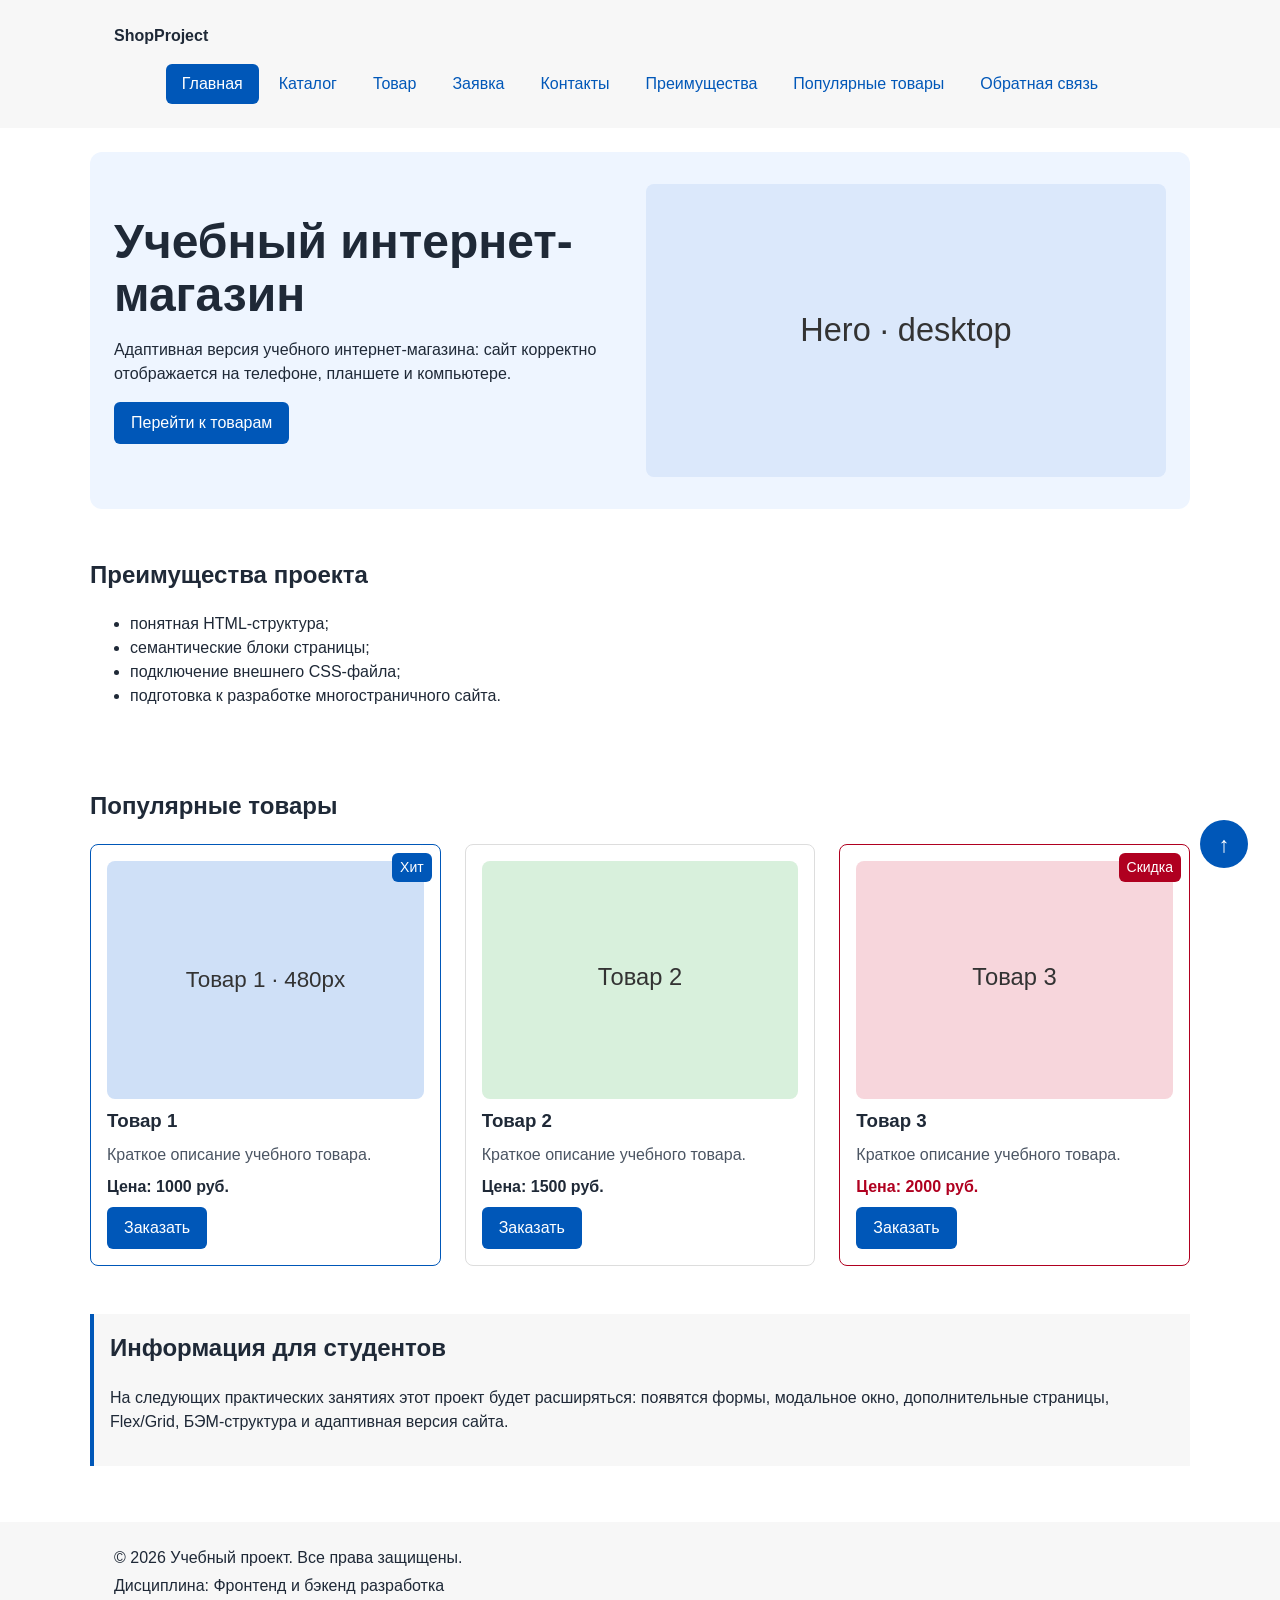
<file: index.html>
<!DOCTYPE html>
<html lang="ru">
<head>
  <meta charset="UTF-8">
  <meta name="viewport" content="width=device-width, initial-scale=1.0">
  <meta name="description" content="Главная страница учебного интернет-магазина.">
  <title>Главная — Учебный интернет-магазин</title>
  <link rel="stylesheet" href="css/style.css">
  <!-- Адаптив: строго после style.css -->
  <link rel="stylesheet" href="css/responsive.css">
  <script src="js/main.js" defer></script>
</head>
<body id="top">
  <!-- Skip-link: быстрый переход к контенту с клавиатуры -->
  <a class="skip-link" href="#main">Перейти к основному содержимому</a>

  <!-- Блок шапки -->
  <header class="site-header">
    <div class="site-header__inner">
      <a class="site-header__logo" href="index.html">ShopProject</a>

      <!-- Блок навигации -->
      <nav class="site-nav" aria-label="Основная навигация">
        <ul class="site-nav__list">
          <li class="site-nav__item"><a class="site-nav__link site-nav__link--active" href="index.html" aria-current="page">Главная</a></li>
          <li class="site-nav__item"><a class="site-nav__link" href="catalog.html">Каталог</a></li>
          <li class="site-nav__item"><a class="site-nav__link" href="product.html">Товар</a></li>
          <li class="site-nav__item"><a class="site-nav__link" href="order.html">Заявка</a></li>
          <li class="site-nav__item"><a class="site-nav__link" href="contacts.html">Контакты</a></li>
          <li class="site-nav__item"><a class="site-nav__link" href="index.html#advantages">Преимущества</a></li>
          <li class="site-nav__item"><a class="site-nav__link" href="index.html#popular">Популярные товары</a></li>
          <li class="site-nav__item"><a class="site-nav__link" href="index.html#contacts">Обратная связь</a></li>
        </ul>
      </nav>
    </div>
  </header>

  <main id="main" class="main" tabindex="-1">
    <section class="hero">
      <div class="hero__content">
        <h1 class="hero__title">Учебный интернет-магазин</h1>
        <p class="hero__text">
          Адаптивная версия учебного интернет-магазина:
          сайт корректно отображается на телефоне, планшете и компьютере.
        </p>
        <a class="button button--primary hero__button" href="#popular">Перейти к товарам</a>
      </div>

      <!-- picture: своя картинка под ширину экрана -->
      <picture class="hero__picture">
        <source media="(min-width: 1200px)" srcset="images/hero-desktop.svg">
        <source media="(min-width: 768px)" srcset="images/hero-tablet.svg">
        <img
          class="hero__image"
          src="images/hero-mobile.svg"
          alt="Иллюстрация: витрина учебного интернет-магазина"
          width="640"
          height="360"
        >
      </picture>
    </section>

    <section class="section" id="advantages">
      <h2 class="section__title">Преимущества проекта</h2>

      <ul class="advantages-list">
        <li class="advantages-list__item">понятная HTML-структура;</li>
        <li class="advantages-list__item">семантические блоки страницы;</li>
        <li class="advantages-list__item">подключение внешнего CSS-файла;</li>
        <li class="advantages-list__item">подготовка к разработке многостраничного сайта.</li>
      </ul>
    </section>

    <section class="section" id="popular">
      <h2 class="section__title">Популярные товары</h2>

      <!-- Сетка товаров -->
      <div class="products-grid">
        <!-- Модификатор: выделенная карточка -->
        <article class="product-card product-card--featured">
          <span class="product-card__badge">Хит</span>
          <!-- srcset: браузер выбирает размер сам -->
          <img
            class="product-card__image"
            src="images/product-1-640.svg"
            srcset="images/product-1-480.svg 480w,
                    images/product-1-640.svg 640w,
                    images/product-1-960.svg 960w"
            sizes="(max-width: 639px) 100vw,
                   (max-width: 1023px) 50vw,
                   33vw"
            alt="Товар 1 — учебный товар-хит продаж"
            width="640"
            height="480"
            loading="lazy"
          >
          <h3 class="product-card__title">Товар 1</h3>
          <p class="product-card__description">Краткое описание учебного товара.</p>
          <p class="product-card__price">Цена: 1000 руб.</p>
          <button class="button button--primary product-card__button" type="button" data-product="Товар 1" aria-haspopup="dialog">
            Заказать<span class="visually-hidden"> «Товар 1»</span>
          </button>
        </article>

        <article class="product-card">
          <img class="product-card__image" src="images/product-2.svg" alt="Товар 2 — учебный товар" width="640" height="480" loading="lazy">
          <h3 class="product-card__title">Товар 2</h3>
          <p class="product-card__description">Краткое описание учебного товара.</p>
          <p class="product-card__price">Цена: 1500 руб.</p>
          <button class="button button--primary product-card__button" type="button" data-product="Товар 2" aria-haspopup="dialog">
            Заказать<span class="visually-hidden"> «Товар 2»</span>
          </button>
        </article>

        <!-- Модификатор: товар со скидкой -->
        <article class="product-card product-card--discount">
          <span class="product-card__badge">Скидка</span>
          <img class="product-card__image" src="images/product-3.svg" alt="Товар 3 — учебный товар со скидкой" width="640" height="480" loading="lazy">
          <h3 class="product-card__title">Товар 3</h3>
          <p class="product-card__description">Краткое описание учебного товара.</p>
          <p class="product-card__price">Цена: 2000 руб.</p>
          <button class="button button--primary product-card__button" type="button" data-product="Товар 3" aria-haspopup="dialog">
            Заказать<span class="visually-hidden"> «Товар 3»</span>
          </button>
        </article>
      </div>
    </section>

    <aside class="aside-info">
      <h2 class="aside-info__title">Информация для студентов</h2>
      <p class="aside-info__text">
        На следующих практических занятиях этот проект будет расширяться:
        появятся формы, модальное окно, дополнительные страницы, Flex/Grid,
        БЭМ-структура и адаптивная версия сайта.
      </p>
    </aside>

    <p class="success-message" id="success-message" role="status" hidden>
      Форма успешно отправлена!
    </p>
  </main>

  <footer class="site-footer" id="contacts">
    <div class="site-footer__inner">
      <p class="site-footer__text">&copy; 2026 Учебный проект. Все права защищены.</p>
      <p class="site-footer__text">Дисциплина: Фронтенд и бэкенд разработка</p>
    </div>
  </footer>

  <!-- Блок модального окна (id нужны для JS) -->
  <dialog class="order-dialog" id="order-dialog" aria-labelledby="order-dialog-title" aria-describedby="order-dialog-note">
    <div class="order-dialog__header">
      <h2 class="order-dialog__title" id="order-dialog-title">Оформление заявки</h2>
      <button class="order-dialog__close" type="button" id="close-order-dialog-icon" aria-label="Закрыть окно">
        <span aria-hidden="true">×</span>
      </button>
    </div>
    <p class="form-note" id="order-dialog-note">Все поля, кроме даты и комментария, обязательны для заполнения.</p>

    <!-- Сводка ошибок: показывается JS, role="alert" озвучивается сразу -->
    <p class="form-error" id="order-form-error" role="alert" hidden>
      Форма заполнена не полностью. Проверьте поля, отмеченные красной рамкой.
    </p>

    <!-- Блок формы -->
    <form class="order-form" id="order-form" action="#" method="post" novalidate>
      <input id="selected-product" name="selected-product" type="hidden">

      <div class="order-form__field">
        <label class="order-form__label" for="order-name">Имя</label>
        <input
          class="order-form__input"
          id="order-name"
          name="name"
          type="text"
          placeholder="Введите ваше имя"
          minlength="2"
          autocomplete="given-name"
          required
        >
      </div>

      <div class="order-form__field">
        <label class="order-form__label" for="order-email">E-mail</label>
        <input
          class="order-form__input"
          id="order-email"
          name="email"
          type="email"
          placeholder="example@mail.ru"
          autocomplete="email"
          required
        >
      </div>

      <div class="order-form__field">
        <label class="order-form__label" for="order-phone">Телефон</label>
        <input
          class="order-form__input"
          id="order-phone"
          name="phone"
          type="tel"
          inputmode="tel"
          placeholder="+7 (900) 000-00-00"
          pattern="^\+7 \(\d{3}\) \d{3}-\d{2}-\d{2}$"
          aria-describedby="order-phone-hint"
          required
        >
        <small class="order-form__hint" id="order-phone-hint">Формат: +7 (900) 000-00-00</small>
      </div>

      <div class="order-form__field">
        <label class="order-form__label" for="order-date">Дата связи</label>
        <input class="order-form__input" id="order-date" name="date" type="date">
      </div>

      <div class="order-form__field">
        <label class="order-form__label" for="order-topic">Тема заявки</label>
        <select class="order-form__select" id="order-topic" name="topic" required>
          <option value="">Выберите тему</option>
          <option value="product">Заказ товара</option>
          <option value="consultation">Консультация</option>
          <option value="delivery">Доставка</option>
        </select>
      </div>

      <div class="order-form__field">
        <label class="order-form__label" for="order-comment">Комментарий</label>
        <textarea
          class="order-form__textarea"
          id="order-comment"
          name="comment"
          rows="4"
          placeholder="Укажите дополнительную информацию"
        ></textarea>
      </div>

      <!-- Модификатор поля: чекбокс -->
      <div class="order-form__field order-form__field--checkbox">
        <label class="order-form__checkbox-label">
          <input class="order-form__checkbox" id="order-agreement" name="agreement" type="checkbox" required>
          Я согласен на обработку данных
        </label>
      </div>

      <div class="order-form__actions">
        <button class="button button--secondary" type="button" id="close-order-dialog">Закрыть</button>
        <button class="button button--primary" type="submit">Отправить заявку</button>
      </div>
    </form>
  </dialog>
  <!-- Фиксированная кнопка (position: fixed) -->
  <a class="back-to-top" href="#top" aria-label="Наверх, к началу страницы"><span aria-hidden="true">↑</span></a>
</body>
</html>
</file>
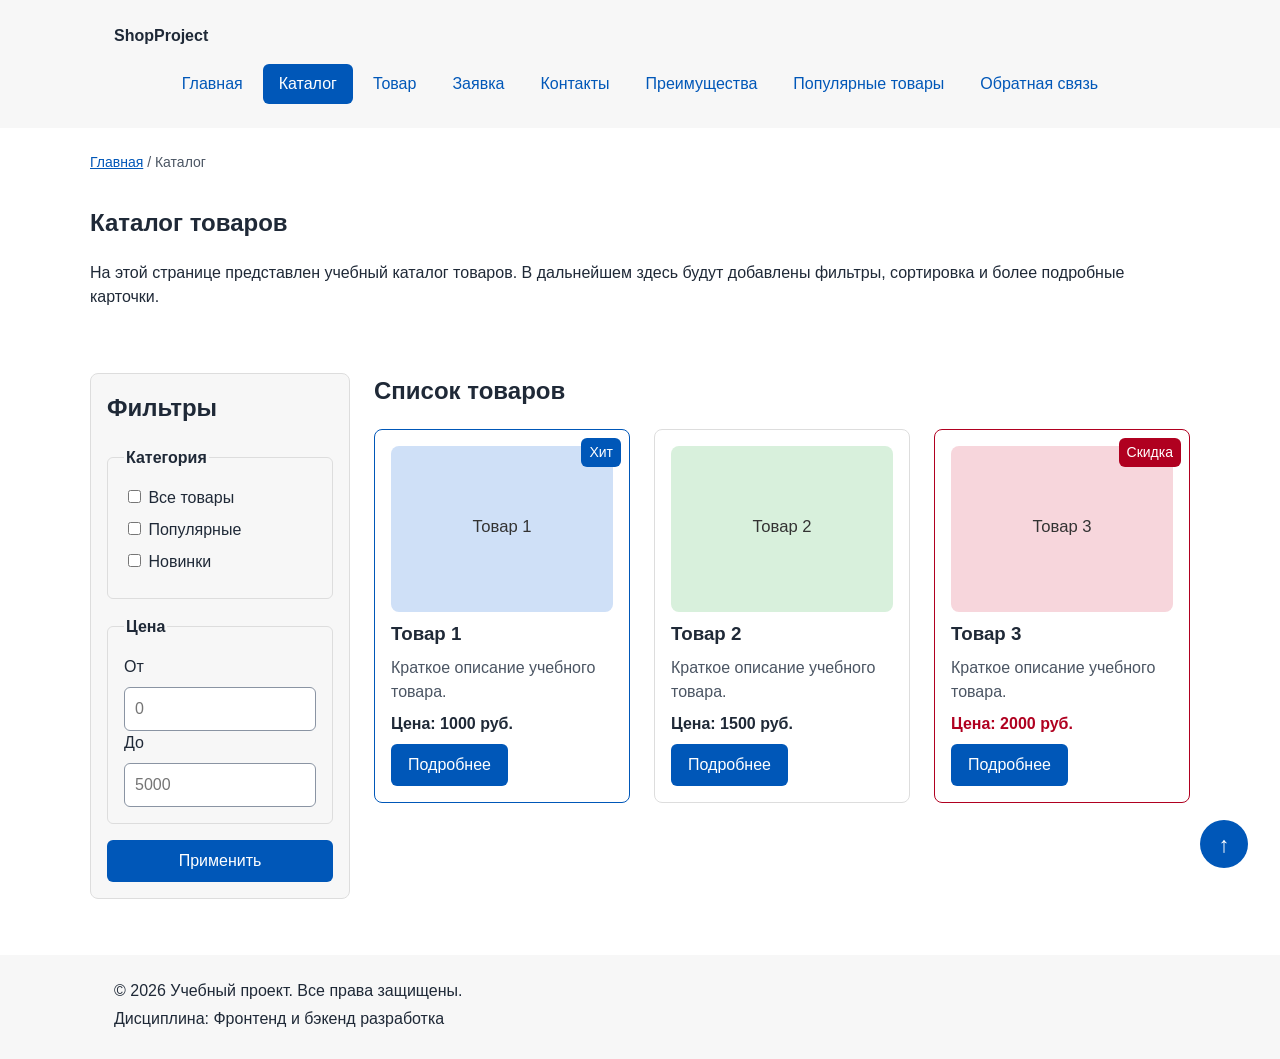
<file: catalog.html>
<!DOCTYPE html>
<html lang="ru">
<head>
  <meta charset="UTF-8">
  <meta name="viewport" content="width=device-width, initial-scale=1.0">
  <meta name="description" content="Каталог товаров учебного интернет-магазина.">
  <title>Каталог товаров — Учебный интернет-магазин</title>
  <link rel="stylesheet" href="css/style.css">
  <!-- Адаптив: строго после style.css -->
  <link rel="stylesheet" href="css/responsive.css">
</head>
<body id="top">
  <!-- Skip-link: быстрый переход к контенту с клавиатуры -->
  <a class="skip-link" href="#main">Перейти к основному содержимому</a>

  <header class="site-header">
    <div class="site-header__inner">
      <a class="site-header__logo" href="index.html">ShopProject</a>

      <nav class="site-nav" aria-label="Основная навигация">
        <ul class="site-nav__list">
          <li class="site-nav__item"><a class="site-nav__link" href="index.html">Главная</a></li>
          <li class="site-nav__item"><a class="site-nav__link site-nav__link--active" href="catalog.html" aria-current="page">Каталог</a></li>
          <li class="site-nav__item"><a class="site-nav__link" href="product.html">Товар</a></li>
          <li class="site-nav__item"><a class="site-nav__link" href="order.html">Заявка</a></li>
          <li class="site-nav__item"><a class="site-nav__link" href="contacts.html">Контакты</a></li>
          <li class="site-nav__item"><a class="site-nav__link" href="index.html#advantages">Преимущества</a></li>
          <li class="site-nav__item"><a class="site-nav__link" href="index.html#popular">Популярные товары</a></li>
          <li class="site-nav__item"><a class="site-nav__link" href="index.html#contacts">Обратная связь</a></li>
        </ul>
      </nav>
    </div>
  </header>

  <main id="main" class="main" tabindex="-1">
    <!-- Блок хлебных крошек -->
    <nav class="breadcrumbs" aria-label="Хлебные крошки">
      <a class="breadcrumbs__link" href="index.html">Главная</a>
      <span class="breadcrumbs__current" aria-current="page">Каталог</span>
    </nav>

    <section class="section">
      <h1 class="section__title">Каталог товаров</h1>
      <p class="section__text">
        На этой странице представлен учебный каталог товаров.
        В дальнейшем здесь будут добавлены фильтры, сортировка и более
        подробные карточки.
      </p>
    </section>

    <!-- Grid-макет: фильтры + товары -->
    <div class="catalog-layout">
      <!-- Sticky-фильтр -->
      <aside class="catalog-filters" aria-labelledby="catalog-filters-title">
        <h2 class="catalog-filters__title" id="catalog-filters-title">Фильтры</h2>

        <form class="filters-form" action="#" method="get">
          <fieldset class="filters-form__group">
            <legend class="filters-form__legend">Категория</legend>

            <label class="filters-form__label">
              <input type="checkbox" name="category" value="all">
              Все товары
            </label>

            <label class="filters-form__label">
              <input type="checkbox" name="category" value="popular">
              Популярные
            </label>

            <label class="filters-form__label">
              <input type="checkbox" name="category" value="new">
              Новинки
            </label>
          </fieldset>

          <fieldset class="filters-form__group">
            <legend class="filters-form__legend">Цена</legend>

            <label class="filters-form__label" for="price-from">От</label>
            <input class="filters-form__input" id="price-from" name="price-from" type="number" min="0" placeholder="0">

            <label class="filters-form__label" for="price-to">До</label>
            <input class="filters-form__input" id="price-to" name="price-to" type="number" min="0" placeholder="5000">
          </fieldset>

          <button class="button button--primary" type="submit">Применить</button>
        </form>
      </aside>

      <section class="catalog-products" aria-labelledby="catalog-products-title">
        <h2 class="catalog-products__title" id="catalog-products-title">Список товаров</h2>

        <!-- Тот же блок product-card, что и на главной -->
        <div class="products-grid">
          <article class="product-card product-card--featured">
            <span class="product-card__badge">Хит</span>
            <img class="product-card__image" src="images/product-1.svg" alt="Товар 1 — учебный товар-хит продаж" width="640" height="480" loading="lazy">
            <h3 class="product-card__title">Товар 1</h3>
            <p class="product-card__description">Краткое описание учебного товара.</p>
            <p class="product-card__price">Цена: 1000 руб.</p>
            <a class="button button--primary product-card__button" href="product.html">Подробнее<span class="visually-hidden"> о товаре 1</span></a>
          </article>

          <article class="product-card">
            <img class="product-card__image" src="images/product-2.svg" alt="Товар 2 — учебный товар" width="640" height="480" loading="lazy">
            <h3 class="product-card__title">Товар 2</h3>
            <p class="product-card__description">Краткое описание учебного товара.</p>
            <p class="product-card__price">Цена: 1500 руб.</p>
            <a class="button button--primary product-card__button" href="product.html">Подробнее<span class="visually-hidden"> о товаре 2</span></a>
          </article>

          <article class="product-card product-card--discount">
            <span class="product-card__badge">Скидка</span>
            <img class="product-card__image" src="images/product-3.svg" alt="Товар 3 — учебный товар со скидкой" width="640" height="480" loading="lazy">
            <h3 class="product-card__title">Товар 3</h3>
            <p class="product-card__description">Краткое описание учебного товара.</p>
            <p class="product-card__price">Цена: 2000 руб.</p>
            <a class="button button--primary product-card__button" href="product.html">Подробнее<span class="visually-hidden"> о товаре 3</span></a>
          </article>
        </div>
      </section>
    </div>
  </main>

  <footer class="site-footer">
    <div class="site-footer__inner">
      <p class="site-footer__text">&copy; 2026 Учебный проект. Все права защищены.</p>
      <p class="site-footer__text">Дисциплина: Фронтенд и бэкенд разработка</p>
    </div>
  </footer>
  <!-- Фиксированная кнопка (position: fixed) -->
  <a class="back-to-top" href="#top" aria-label="Наверх, к началу страницы"><span aria-hidden="true">↑</span></a>
</body>
</html>
</file>
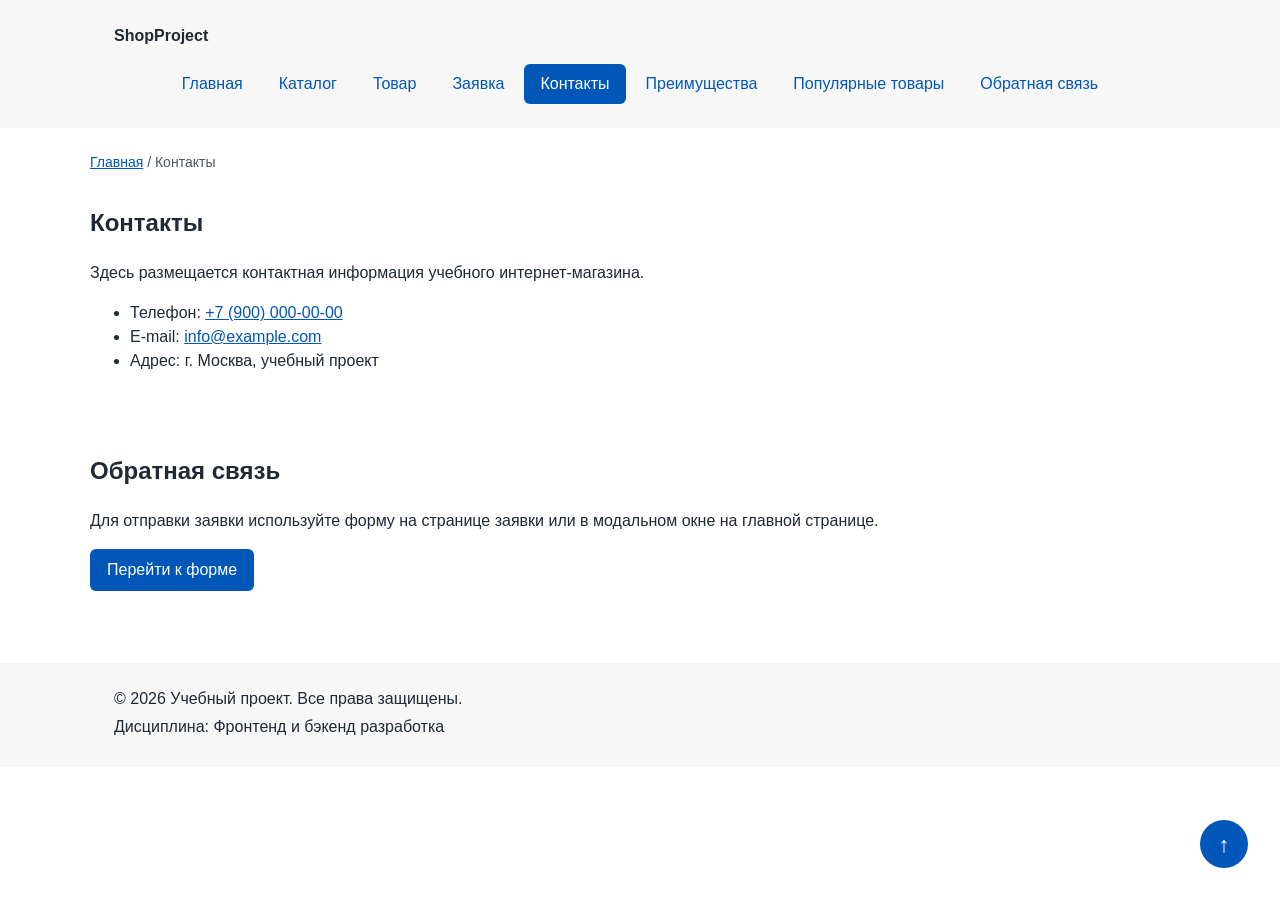
<file: contacts.html>
<!DOCTYPE html>
<html lang="ru">
<head>
  <meta charset="UTF-8">
  <meta name="viewport" content="width=device-width, initial-scale=1.0">
  <meta name="description" content="Контактная информация учебного интернет-магазина.">
  <title>Контакты — Учебный интернет-магазин</title>
  <link rel="stylesheet" href="css/style.css">
  <!-- Адаптив: строго после style.css -->
  <link rel="stylesheet" href="css/responsive.css">
</head>
<body id="top">
  <!-- Skip-link: быстрый переход к контенту с клавиатуры -->
  <a class="skip-link" href="#main">Перейти к основному содержимому</a>

  <header class="site-header">
    <div class="site-header__inner">
      <a class="site-header__logo" href="index.html">ShopProject</a>

      <nav class="site-nav" aria-label="Основная навигация">
        <ul class="site-nav__list">
          <li class="site-nav__item"><a class="site-nav__link" href="index.html">Главная</a></li>
          <li class="site-nav__item"><a class="site-nav__link" href="catalog.html">Каталог</a></li>
          <li class="site-nav__item"><a class="site-nav__link" href="product.html">Товар</a></li>
          <li class="site-nav__item"><a class="site-nav__link" href="order.html">Заявка</a></li>
          <li class="site-nav__item"><a class="site-nav__link site-nav__link--active" href="contacts.html" aria-current="page">Контакты</a></li>
          <li class="site-nav__item"><a class="site-nav__link" href="index.html#advantages">Преимущества</a></li>
          <li class="site-nav__item"><a class="site-nav__link" href="index.html#popular">Популярные товары</a></li>
          <li class="site-nav__item"><a class="site-nav__link" href="index.html#contacts">Обратная связь</a></li>
        </ul>
      </nav>
    </div>
  </header>

  <main id="main" class="main" tabindex="-1">
    <nav class="breadcrumbs" aria-label="Хлебные крошки">
      <a class="breadcrumbs__link" href="index.html">Главная</a>
      <span class="breadcrumbs__current" aria-current="page">Контакты</span>
    </nav>

    <section class="section">
      <h1 class="section__title">Контакты</h1>
      <p class="section__text">
        Здесь размещается контактная информация учебного интернет-магазина.
      </p>

      <ul class="contacts-list">
        <li class="contacts-list__item">Телефон: <a href="tel:+79000000000">+7 (900) 000-00-00</a></li>
        <li class="contacts-list__item">E-mail: <a href="mailto:info@example.com">info@example.com</a></li>
        <li class="contacts-list__item">Адрес: г. Москва, учебный проект</li>
      </ul>
    </section>

    <section class="section" id="feedback">
      <h2 class="section__title">Обратная связь</h2>
      <p class="section__text">
        Для отправки заявки используйте форму на странице заявки или в модальном окне на главной странице.
      </p>
      <a class="button button--primary" href="order.html">Перейти к форме</a>
    </section>
  </main>

  <footer class="site-footer">
    <div class="site-footer__inner">
      <p class="site-footer__text">&copy; 2026 Учебный проект. Все права защищены.</p>
      <p class="site-footer__text">Дисциплина: Фронтенд и бэкенд разработка</p>
    </div>
  </footer>
  <!-- Фиксированная кнопка (position: fixed) -->
  <a class="back-to-top" href="#top" aria-label="Наверх, к началу страницы"><span aria-hidden="true">↑</span></a>
</body>
</html>
</file>
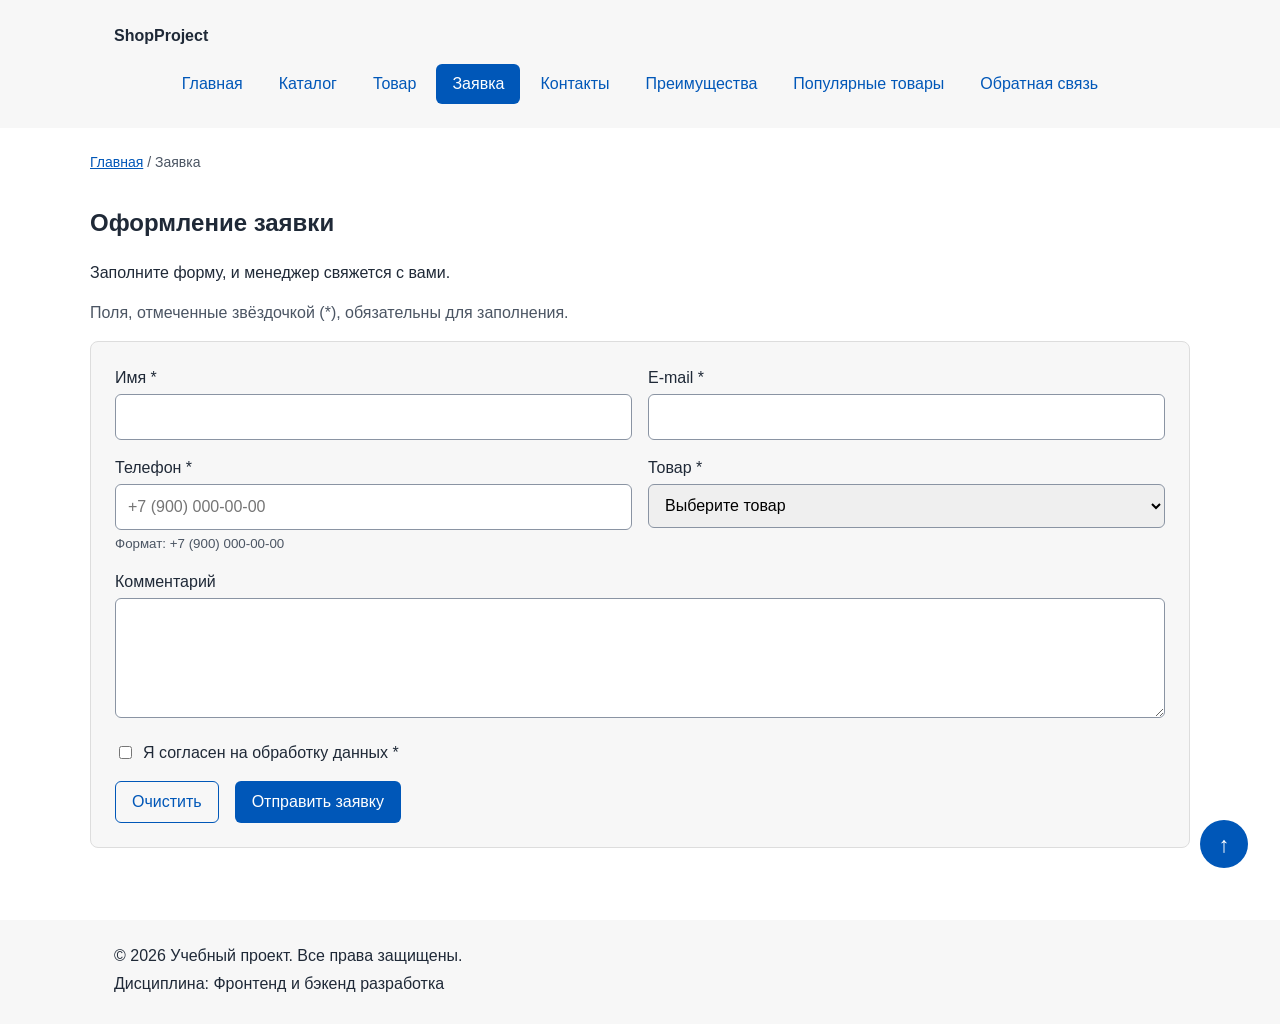
<file: order.html>
<!DOCTYPE html>
<html lang="ru">
<head>
  <meta charset="UTF-8">
  <meta name="viewport" content="width=device-width, initial-scale=1.0">
  <meta name="description" content="Страница оформления заявки на товар.">
  <title>Заявка — Учебный интернет-магазин</title>
  <link rel="stylesheet" href="css/style.css">
  <!-- Адаптив: строго после style.css -->
  <link rel="stylesheet" href="css/responsive.css">
</head>
<body id="top">
  <!-- Skip-link: быстрый переход к контенту с клавиатуры -->
  <a class="skip-link" href="#main">Перейти к основному содержимому</a>

  <header class="site-header">
    <div class="site-header__inner">
      <a class="site-header__logo" href="index.html">ShopProject</a>

      <nav class="site-nav" aria-label="Основная навигация">
        <ul class="site-nav__list">
          <li class="site-nav__item"><a class="site-nav__link" href="index.html">Главная</a></li>
          <li class="site-nav__item"><a class="site-nav__link" href="catalog.html">Каталог</a></li>
          <li class="site-nav__item"><a class="site-nav__link" href="product.html">Товар</a></li>
          <li class="site-nav__item"><a class="site-nav__link site-nav__link--active" href="order.html" aria-current="page">Заявка</a></li>
          <li class="site-nav__item"><a class="site-nav__link" href="contacts.html">Контакты</a></li>
          <li class="site-nav__item"><a class="site-nav__link" href="index.html#advantages">Преимущества</a></li>
          <li class="site-nav__item"><a class="site-nav__link" href="index.html#popular">Популярные товары</a></li>
          <li class="site-nav__item"><a class="site-nav__link" href="index.html#contacts">Обратная связь</a></li>
        </ul>
      </nav>
    </div>
  </header>

  <main id="main" class="main" tabindex="-1">
    <nav class="breadcrumbs" aria-label="Хлебные крошки">
      <a class="breadcrumbs__link" href="index.html">Главная</a>
      <span class="breadcrumbs__current" aria-current="page">Заявка</span>
    </nav>

    <section class="section">
      <h1 class="section__title">Оформление заявки</h1>
      <p class="section__text">Заполните форму, и менеджер свяжется с вами.</p>
      <p class="form-note" id="page-form-note">Поля, отмеченные звёздочкой (*), обязательны для заполнения.</p>

      <!-- Тот же блок order-form, но на отдельной странице -->
      <form class="order-form order-form--page" action="#" method="post" aria-describedby="page-form-note">
        <div class="order-form__field">
          <label class="order-form__label" for="page-name">Имя *</label>
          <input class="order-form__input" id="page-name" name="name" type="text" minlength="2" autocomplete="given-name" required>
        </div>

        <div class="order-form__field">
          <label class="order-form__label" for="page-email">E-mail *</label>
          <input class="order-form__input" id="page-email" name="email" type="email" autocomplete="email" required>
        </div>

        <div class="order-form__field">
          <label class="order-form__label" for="page-phone">Телефон *</label>
          <input
            class="order-form__input"
            id="page-phone"
            name="phone"
            type="tel"
            placeholder="+7 (900) 000-00-00"
            pattern="^\+7 \(\d{3}\) \d{3}-\d{2}-\d{2}$"
            autocomplete="tel"
            aria-describedby="page-phone-hint"
            required
          >
          <small class="order-form__hint" id="page-phone-hint">Формат: +7 (900) 000-00-00</small>
        </div>

        <div class="order-form__field">
          <label class="order-form__label" for="page-product">Товар *</label>
          <select class="order-form__select" id="page-product" name="product" required>
            <option value="">Выберите товар</option>
            <option value="product-1">Товар 1</option>
            <option value="product-2">Товар 2</option>
            <option value="product-3">Товар 3</option>
          </select>
        </div>

        <!-- --wide: на всю ширину сетки -->
        <div class="order-form__field order-form__field--wide">
          <label class="order-form__label" for="page-comment">Комментарий</label>
          <textarea class="order-form__textarea" id="page-comment" name="comment" rows="4"></textarea>
        </div>

        <div class="order-form__field order-form__field--checkbox order-form__field--wide">
          <label class="order-form__checkbox-label">
            <input class="order-form__checkbox" id="page-agreement" name="agreement" type="checkbox" required>
            Я согласен на обработку данных *
          </label>
        </div>

        <div class="order-form__actions">
          <button class="button button--secondary" type="reset">Очистить</button>
          <button class="button button--primary" type="submit">Отправить заявку</button>
        </div>
      </form>
    </section>
  </main>

  <footer class="site-footer">
    <div class="site-footer__inner">
      <p class="site-footer__text">&copy; 2026 Учебный проект. Все права защищены.</p>
      <p class="site-footer__text">Дисциплина: Фронтенд и бэкенд разработка</p>
    </div>
  </footer>
  <!-- Фиксированная кнопка (position: fixed) -->
  <a class="back-to-top" href="#top" aria-label="Наверх, к началу страницы"><span aria-hidden="true">↑</span></a>
</body>
</html>
</file>
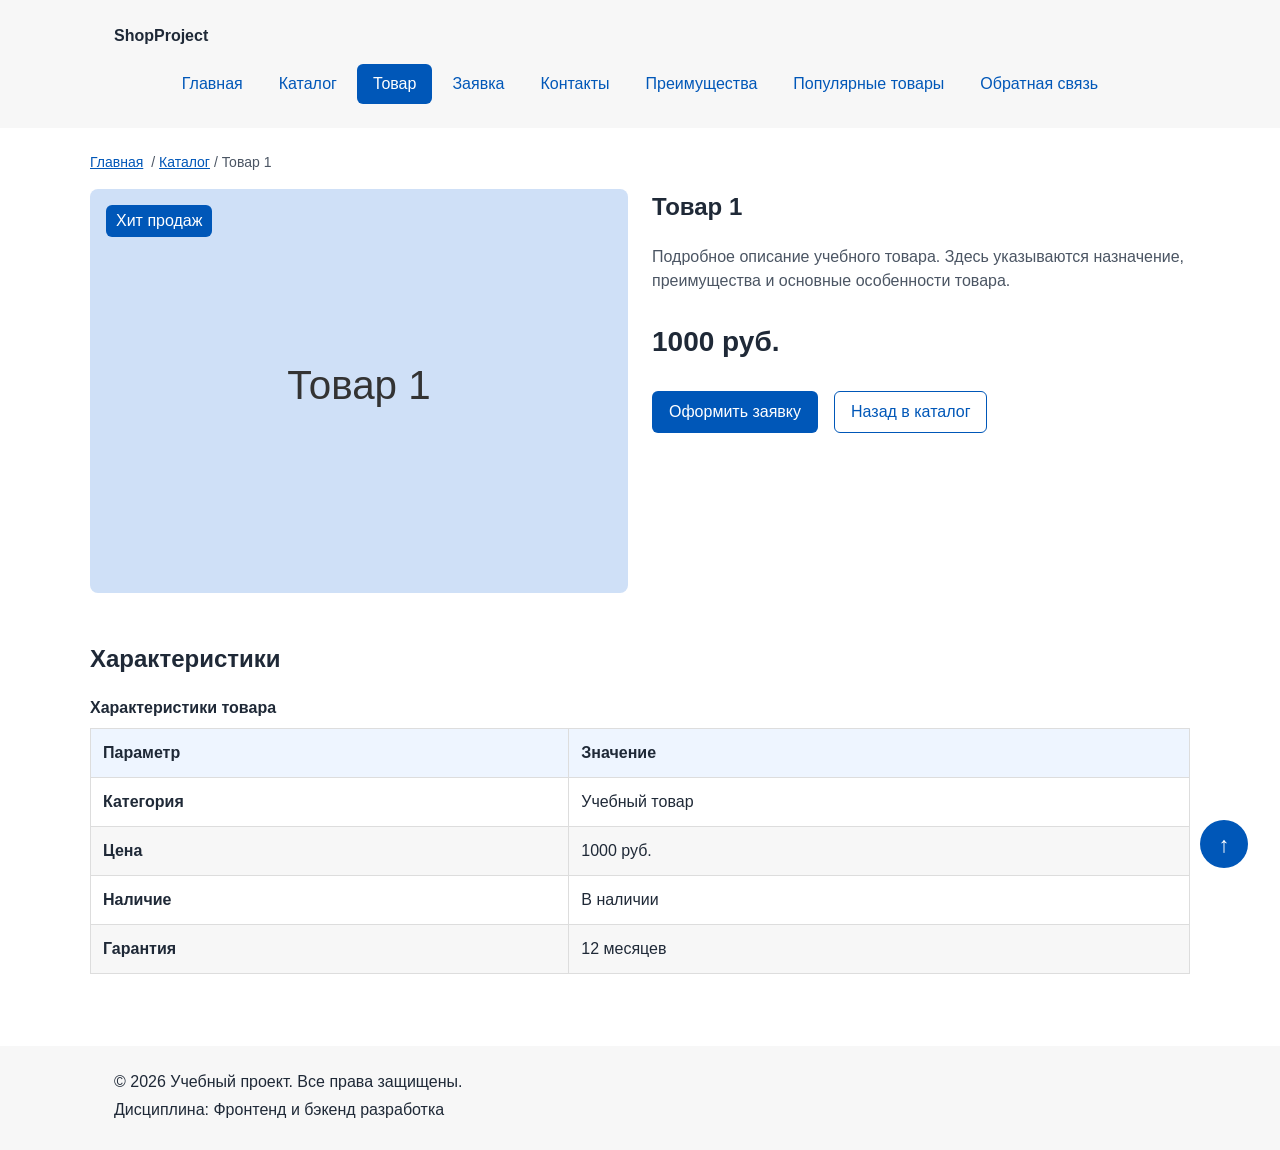
<file: product.html>
<!DOCTYPE html>
<html lang="ru">
<head>
  <meta charset="UTF-8">
  <meta name="viewport" content="width=device-width, initial-scale=1.0">
  <meta name="description" content="Подробная карточка товара: описание, характеристики и цена.">
  <title>Товар 1 — Учебный интернет-магазин</title>
  <link rel="stylesheet" href="css/style.css">
  <!-- Адаптив: строго после style.css -->
  <link rel="stylesheet" href="css/responsive.css">
</head>
<body id="top">
  <!-- Skip-link: быстрый переход к контенту с клавиатуры -->
  <a class="skip-link" href="#main">Перейти к основному содержимому</a>

  <header class="site-header">
    <div class="site-header__inner">
      <a class="site-header__logo" href="index.html">ShopProject</a>

      <nav class="site-nav" aria-label="Основная навигация">
        <ul class="site-nav__list">
          <li class="site-nav__item"><a class="site-nav__link" href="index.html">Главная</a></li>
          <li class="site-nav__item"><a class="site-nav__link" href="catalog.html">Каталог</a></li>
          <li class="site-nav__item"><a class="site-nav__link site-nav__link--active" href="product.html" aria-current="page">Товар</a></li>
          <li class="site-nav__item"><a class="site-nav__link" href="order.html">Заявка</a></li>
          <li class="site-nav__item"><a class="site-nav__link" href="contacts.html">Контакты</a></li>
          <li class="site-nav__item"><a class="site-nav__link" href="index.html#advantages">Преимущества</a></li>
          <li class="site-nav__item"><a class="site-nav__link" href="index.html#popular">Популярные товары</a></li>
          <li class="site-nav__item"><a class="site-nav__link" href="index.html#contacts">Обратная связь</a></li>
        </ul>
      </nav>
    </div>
  </header>

  <main id="main" class="main" tabindex="-1">
    <nav class="breadcrumbs" aria-label="Хлебные крошки">
      <a class="breadcrumbs__link" href="index.html">Главная</a>
      <a class="breadcrumbs__link breadcrumbs__link--middle" href="catalog.html">Каталог</a>
      <span class="breadcrumbs__current" aria-current="page">Товар 1</span>
    </nav>

    <!-- Блок подробной карточки товара -->
    <article class="product-details">
      <div class="product-details__media">
        <span class="product-details__badge">Хит продаж</span>
        <img class="product-details__image" src="images/product-1.svg" alt="Товар 1 — учебный товар, вид спереди" width="640" height="480">
      </div>

      <div class="product-details__info">
        <h1 class="product-details__title">Товар 1</h1>
        <p class="product-details__description">
          Подробное описание учебного товара. Здесь указываются назначение,
          преимущества и основные особенности товара.
        </p>
        <p class="product-details__price">1000 руб.</p>
        <div class="product-details__actions">
          <a class="button button--primary" href="order.html">Оформить заявку</a>
          <a class="button button--secondary" href="catalog.html">Назад в каталог</a>
        </div>
      </div>
    </article>

    <section class="section">
      <h2 class="section__title">Характеристики</h2>

      <!-- Обёртка: скролл таблицы, а не страницы -->
      <div class="table-wrapper" role="region" aria-labelledby="product-table-caption" tabindex="0">
      <table class="product-table">
        <caption class="product-table__caption" id="product-table-caption">Характеристики товара</caption>
        <thead>
          <tr>
            <th class="product-table__head" scope="col">Параметр</th>
            <th class="product-table__head" scope="col">Значение</th>
          </tr>
        </thead>
        <tbody>
          <tr>
            <th class="product-table__cell product-table__cell--row" scope="row">Категория</th>
            <td class="product-table__cell">Учебный товар</td>
          </tr>
          <tr>
            <th class="product-table__cell product-table__cell--row" scope="row">Цена</th>
            <td class="product-table__cell">1000 руб.</td>
          </tr>
          <tr>
            <th class="product-table__cell product-table__cell--row" scope="row">Наличие</th>
            <td class="product-table__cell">В наличии</td>
          </tr>
          <tr>
            <th class="product-table__cell product-table__cell--row" scope="row">Гарантия</th>
            <td class="product-table__cell">12 месяцев</td>
          </tr>
        </tbody>
      </table>
      </div>
    </section>
  </main>

  <footer class="site-footer">
    <div class="site-footer__inner">
      <p class="site-footer__text">&copy; 2026 Учебный проект. Все права защищены.</p>
      <p class="site-footer__text">Дисциплина: Фронтенд и бэкенд разработка</p>
    </div>
  </footer>
  <!-- Фиксированная кнопка (position: fixed) -->
  <a class="back-to-top" href="#top" aria-label="Наверх, к началу страницы"><span aria-hidden="true">↑</span></a>
</body>
</html>
</file>
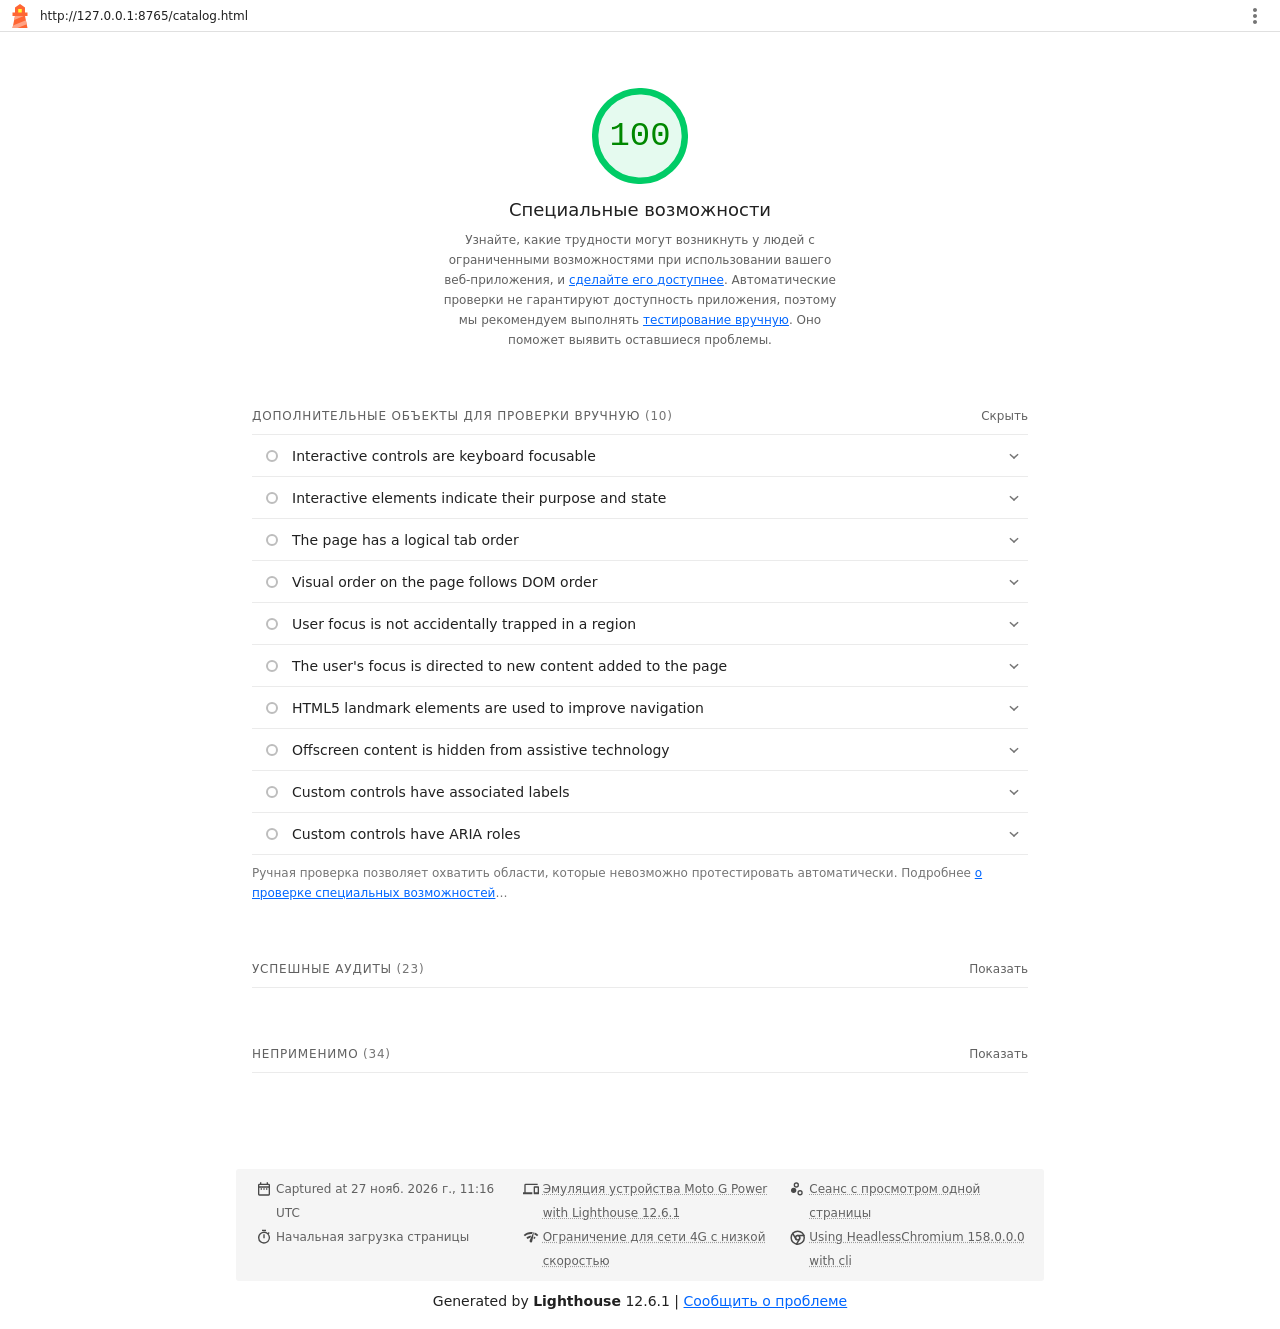
<file: lighthouse/accessibility-report-catalog.html>
<!--
@license
Copyright 2018 Google LLC
SPDX-License-Identifier: Apache-2.0
-->
<!doctype html>
<html lang="en">
<head>
  <meta charset="utf-8">
  <meta name="viewport" content="width=device-width, initial-scale=1, minimum-scale=1">
  <link rel="icon" href='data:image/svg+xml;utf8,<svg fill="none" xmlns="http://www.w3.org/2000/svg" viewBox="0 0 48 48"><path d="m14 7 10-7 10 7v10h5v7h-5l5 24H9l5-24H9v-7h5V7Z" fill="%23F63"/><path d="M31.561 24H14l-1.689 8.105L31.561 24ZM18.983 48H9l1.022-4.907L35.723 32.27l1.663 7.98L18.983 48Z" fill="%23FFA385"/><path fill="%23FF3" d="M20.5 10h7v7h-7z"/></svg>'>
  <title>Lighthouse Report</title>
  <style>body {margin: 0}</style>
</head>
<body>
  <noscript>Lighthouse report requires JavaScript. Please enable.</noscript>

  <div id="lh-log"></div>

  <script>window.__LIGHTHOUSE_JSON__ = {"lighthouseVersion":"12.6.1","requestedUrl":"http://127.0.0.1:8765/catalog.html","mainDocumentUrl":"http://127.0.0.1:8765/catalog.html","finalDisplayedUrl":"http://127.0.0.1:8765/catalog.html","finalUrl":"http://127.0.0.1:8765/catalog.html","fetchTime":"2026-11-27T11:16:30.179Z","gatherMode":"navigation","runWarnings":[],"userAgent":"Mozilla/5.0 (Windows NT 10.0; Win64; x64) AppleWebKit/537.36 (KHTML, like Gecko) HeadlessChrome/158.0.0.0 Safari/537.36","environment":{"networkUserAgent":"Mozilla/5.0 (Linux; Android 11; moto g power (2022)) AppleWebKit/537.36 (KHTML, like Gecko) Chrome/136.0.0.0 Mobile Safari/537.36","hostUserAgent":"Mozilla/5.0 (Windows NT 10.0; Win64; x64) AppleWebKit/537.36 (KHTML, like Gecko) HeadlessChrome/158.0.0.0 Safari/537.36","benchmarkIndex":3997,"credits":{"axe-core":"4.14.1"}},"audits":{"accesskeys":{"id":"accesskeys","title":"`[accesskey]`: значения уникальны","description":"Клавиши доступа позволяют быстро перейти к нужной части страницы. Для удобства навигации на каждую клавишу должно быть назначено только одно действие. Подробнее [о клавишах доступа](https://dequeuniversity.com/rules/axe/4.10/accesskeys)…","score":null,"scoreDisplayMode":"notApplicable"},"aria-allowed-attr":{"id":"aria-allowed-attr","title":"Атрибуты `[aria-*]` соответствуют своим ролям","description":"Каждая `role` ARIA поддерживает определенный набор атрибутов `aria-*`. Неверно присвоенные атрибуты `aria-*` будут недействительны. Подробнее о том, [как сопоставлять атрибуты ARIA с их ролями](https://dequeuniversity.com/rules/axe/4.10/aria-allowed-attr)…","score":1,"scoreDisplayMode":"binary","details":{"type":"table","headings":[],"items":[]}},"aria-allowed-role":{"id":"aria-allowed-role","title":"Роли ARIA назначены только совместимым элементам","description":"Многим элементам HTML разрешается назначать только определенные роли ARIA. Если роли ARIA используются неподходящим способом, это может ухудшить доступность веб-страницы. Подробнее [о ролях ARIA](https://dequeuniversity.com/rules/axe/4.10/aria-allowed-role)…","score":null,"scoreDisplayMode":"notApplicable"},"aria-command-name":{"id":"aria-command-name","title":"У элементов `button`, `link` и `menuitem` есть названия, доступные программам чтения с экрана","description":"Если у элемента нет названия, доступного программам чтения с экрана, пользователи услышат его общее название и не поймут, для чего он нужен. Подробнее о том, [как сделать элементы команд более доступными](https://dequeuniversity.com/rules/axe/4.10/aria-command-name)…","score":null,"scoreDisplayMode":"notApplicable"},"aria-conditional-attr":{"id":"aria-conditional-attr","title":"Атрибуты ARIA используются так, как указано для роли элемента","description":"Использовать некоторые атрибуты ARIA в элементе можно только при определенных условиях. Подробнее [об условных атрибутах ARIA](https://dequeuniversity.com/rules/axe/4.10/aria-conditional-attr)…","score":1,"scoreDisplayMode":"binary","details":{"type":"table","headings":[],"items":[]}},"aria-deprecated-role":{"id":"aria-deprecated-role","title":"Устаревшие роли ARIA не использовались","description":"Функции специальных возможностей могут некорректно обрабатывать устаревшие роли ARIA. Подробнее [об устаревших ролях ARIA](https://dequeuniversity.com/rules/axe/4.10/aria-deprecated-role)…","score":null,"scoreDisplayMode":"notApplicable"},"aria-dialog-name":{"id":"aria-dialog-name","title":"У элементов с атрибутом `role=\"dialog\"` или `role=\"alertdialog\"` есть доступные названия","description":"Если у элементов диалогового окна ARIA нет доступных имен, пользователи программ чтения с экрана могут не понимать назначение этих элементов. Подробнее о том, [как сделать элементы диалогового окна ARIA более доступными](https://dequeuniversity.com/rules/axe/4.10/aria-dialog-name)…","score":null,"scoreDisplayMode":"notApplicable"},"aria-hidden-body":{"id":"aria-hidden-body","title":"Элемент `\u003cbody>` в документе не содержит атрибут `[aria-hidden=\"true\"]`","description":"Программы чтения с экрана и другие технологии специальных возможностей могут работать некорректно, если для `\u003cbody>` задан атрибут `aria-hidden=\"true\"`. Подробнее о том, [как `aria-hidden` влияет на элемент body](https://dequeuniversity.com/rules/axe/4.10/aria-hidden-body)…","score":1,"scoreDisplayMode":"binary","details":{"type":"table","headings":[],"items":[]}},"aria-hidden-focus":{"id":"aria-hidden-focus","title":"Элементы, к которым применен атрибут `[aria-hidden=\"true\"]`, не содержат активных дочерних элементов","description":"Если для родительского элемента задан атрибут `[aria-hidden=\"true\"]`, то все его фокусируемые потомки становятся недоступны для программ чтения с экрана и других технологий специальных возможностей. Подробнее о том, [какое влияние `aria-hidden` оказывает на фокусируемые элементы](https://dequeuniversity.com/rules/axe/4.10/aria-hidden-focus)…","score":1,"scoreDisplayMode":"binary","details":{"type":"table","headings":[],"items":[]}},"aria-input-field-name":{"id":"aria-input-field-name","title":"У полей ввода ARIA есть доступные названия","description":"Если у поля ввода нет названия, доступного программам чтения с экрана, пользователи услышат его общее название и не поймут, для чего оно нужно. Подробнее [о ярлыках для полей ввода](https://dequeuniversity.com/rules/axe/4.10/aria-input-field-name)…","score":null,"scoreDisplayMode":"notApplicable"},"aria-meter-name":{"id":"aria-meter-name","title":"У элементов `meter` ARIA есть названия, доступные программам чтения с экрана","description":"Если у элемента счетчика нет названия, доступного программам чтения с экрана, пользователи услышат только общее название и не поймут, для чего он нужен. Подробнее о том, [как присваивать названия элементам \"`meter`\"](https://dequeuniversity.com/rules/axe/4.10/aria-meter-name)…","score":null,"scoreDisplayMode":"notApplicable"},"aria-progressbar-name":{"id":"aria-progressbar-name","title":"У элементов `progressbar` ARIA есть названия, доступные программам чтения с экрана","description":"Если у элемента `progressbar` нет названия, доступного программам чтения с экрана, пользователи услышат только его общее название и не поймут, для чего он нужен. Подробнее о том, [как присваивать ярлыки элементам `progressbar`](https://dequeuniversity.com/rules/axe/4.10/aria-progressbar-name)…","score":null,"scoreDisplayMode":"notApplicable"},"aria-prohibited-attr":{"id":"aria-prohibited-attr","title":"В элементах используются только разрешенные атрибуты ARIA","description":"Если атрибуты ARIA используются в ролях, для которых они запрещены, пользователи специальных возможностей могут не получать важную информацию. Подробнее [о запрещенных ролях ARIA](https://dequeuniversity.com/rules/axe/4.10/aria-prohibited-attr)…","score":1,"scoreDisplayMode":"binary","details":{"type":"table","headings":[],"items":[]}},"aria-required-attr":{"id":"aria-required-attr","title":"У элементов `[role]` есть все необходимые атрибуты `[aria-*]`","description":"К некоторым ролям ARIA необходимо добавлять атрибуты, описывающие состояние элемента для программ чтения с экрана. Подробнее [о ролях и необходимых атрибутах](https://dequeuniversity.com/rules/axe/4.10/aria-required-attr)…","score":null,"scoreDisplayMode":"notApplicable"},"aria-required-children":{"id":"aria-required-children","title":"В элементах с ролью ARIA `[role]` присутствуют все обязательные дочерние элементы, которые должны содержать определенный элемент `[role]`.","description":"Указав роль ARIA для родительского элемента, в некоторых случаях вы должны также задать определенные роли его дочерним элементам. Если этого не сделать, связанные с ARIA функции специальных возможностей будут работать неправильно. Подробнее [о ролях и необходимых дочерних элементах](https://dequeuniversity.com/rules/axe/4.10/aria-required-children)…","score":null,"scoreDisplayMode":"notApplicable"},"aria-required-parent":{"id":"aria-required-parent","title":"Элементы с атрибутом `[role]` содержатся в своих родительских элементах","description":"Некоторые дочерние элементы с ролями ARIA должны содержаться внутри определенных родительских элементов, иначе связанные с ними функции специальных возможностей будут работать неправильно. Подробнее [о ролях ARIA и необходимых родительских элементах](https://dequeuniversity.com/rules/axe/4.10/aria-required-parent)…","score":null,"scoreDisplayMode":"notApplicable"},"aria-roles":{"id":"aria-roles","title":"Недействительные значения атрибутов `[role]` отсутствуют","description":"Значения ролей ARIA должны быть допустимыми, иначе связанные с ними функции специальных возможностей будут работать неправильно. Подробнее о том, [какие роли ARIA можно указывать](https://dequeuniversity.com/rules/axe/4.10/aria-roles)…","score":null,"scoreDisplayMode":"notApplicable"},"aria-text":{"id":"aria-text","title":"У элементов атрибута `role=text` нет фокусируемых потомков","description":"Если добавить отделенный разметкой атрибут `role=text` перед текстовым узлом и после него, VoiceOver будет определять текст как одну фразу, но фокусируемые потомки не будут озвучиваться. Подробнее [об атрибуте `role=text`](https://dequeuniversity.com/rules/axe/4.10/aria-text)…","score":null,"scoreDisplayMode":"notApplicable"},"aria-toggle-field-name":{"id":"aria-toggle-field-name","title":"У переключателей ARIA есть доступные названия","description":"Если у переключателя нет названия, доступного программам чтения с экрана, пользователи услышат его общее название и не поймут, для чего он нужен. Подробнее [о переключателях](https://dequeuniversity.com/rules/axe/4.10/aria-toggle-field-name)…","score":null,"scoreDisplayMode":"notApplicable"},"aria-tooltip-name":{"id":"aria-tooltip-name","title":"У элементов `tooltip` ARIA есть названия, доступные программам чтения с экрана","description":"Если у элемента подсказки нет названия, доступного программам чтения с экрана, пользователи услышат только его общее название и не поймут, для чего он нужен. Подробнее о том, [как присваивать названия элементам \"`tooltip`\"](https://dequeuniversity.com/rules/axe/4.10/aria-tooltip-name)…","score":null,"scoreDisplayMode":"notApplicable"},"aria-treeitem-name":{"id":"aria-treeitem-name","title":"У элементов `treeitem` ARIA есть названия, доступные программам чтения с экрана","description":"Если у элемента `treeitem` нет названия, доступного программам чтения с экрана, пользователи услышат только его общее название и не поймут, для чего он нужен. Подробнее [о присваивании ярлыков элементам `treeitem`](https://dequeuniversity.com/rules/axe/4.10/aria-treeitem-name)…","score":null,"scoreDisplayMode":"notApplicable"},"aria-valid-attr-value":{"id":"aria-valid-attr-value","title":"Недействительные значения атрибутов `[aria-*]` отсутствуют","description":"Технологии специальных возможностей, например программы чтения с экрана, не могут распознавать атрибуты ARIA с недопустимыми значениями. Подробнее [о существующих значениях для атрибутов ARIA](https://dequeuniversity.com/rules/axe/4.10/aria-valid-attr-value)…","score":1,"scoreDisplayMode":"binary","details":{"type":"table","headings":[],"items":[]}},"aria-valid-attr":{"id":"aria-valid-attr","title":"Атрибуты `[aria-*]` действительны и написаны без ошибок","description":"Технологии специальных возможностей, например программы чтения с экрана, не могут распознавать атрибуты ARIA с недопустимыми названиями. Подробнее [о существующих атрибутах ARIA](https://dequeuniversity.com/rules/axe/4.10/aria-valid-attr)…","score":1,"scoreDisplayMode":"binary","details":{"type":"table","headings":[],"items":[]}},"button-name":{"id":"button-name","title":"Названия кнопок доступны программам чтения с экрана","description":"Если у кнопки нет названия, доступного программам чтения с экрана, пользователи услышат слово \"кнопка\", но не поймут, для чего она нужна. Подробнее о том, [как сделать кнопки более доступными](https://dequeuniversity.com/rules/axe/4.10/button-name)…","score":1,"scoreDisplayMode":"binary","details":{"type":"table","headings":[],"items":[]}},"bypass":{"id":"bypass","title":"Страница содержит заголовок, ссылку для пропуска контента или указание региона","description":"Чтобы пользователям было проще перемещаться по странице с помощью клавиатуры, добавьте возможность пропускать повторяющийся контент. Подробнее [о пропускаемых блоках данных](https://dequeuniversity.com/rules/axe/4.10/bypass)…","score":null,"scoreDisplayMode":"notApplicable"},"color-contrast":{"id":"color-contrast","title":"Цвета фона и переднего плана достаточно контрастны","description":"Многие пользователи не видят текст с низкой контрастностью, или им сложно его воспринимать. Подробнее о том, [как обеспечить достаточный цветовой контраст](https://dequeuniversity.com/rules/axe/4.10/color-contrast)…","score":1,"scoreDisplayMode":"binary","details":{"type":"table","headings":[],"items":[]}},"definition-list":{"id":"definition-list","title":"Элементы `\u003cdl>` содержат только правильно размещенные группы `\u003cdt>` и `\u003cdd>` и элементы `\u003cscript>`, `\u003ctemplate>` или `\u003cdiv>`.","description":"Если списки определений размечены с ошибками, программы чтения с экрана могут озвучивать их некорректно. Подробнее о том, [как правильно создавать списки определений](https://dequeuniversity.com/rules/axe/4.10/definition-list)…","score":null,"scoreDisplayMode":"notApplicable"},"dlitem":{"id":"dlitem","title":"Элементы списков определений расположены внутри элементов `\u003cdl>`","description":"Чтобы программы чтения с экрана правильно озвучивали элементы списков определений `\u003cdt>` и `\u003cdd>`, они должны располагаться внутри родительского элемента `\u003cdl>`. Подробнее о том, [как правильно создавать списки определений](https://dequeuniversity.com/rules/axe/4.10/dlitem)…","score":null,"scoreDisplayMode":"notApplicable"},"document-title":{"id":"document-title","title":"Документ содержит элемент `\u003ctitle>`","description":"Название (элемент title) нужно для того, чтобы программы чтения с экрана могли озвучивать название страницы. Также оно появляется в результатах поиска и позволяет определять, соответствует ли сайт запросу. Подробнее [о названиях документов](https://dequeuniversity.com/rules/axe/4.10/document-title)…","score":1,"scoreDisplayMode":"binary","details":{"type":"table","headings":[],"items":[]}},"duplicate-id-aria":{"id":"duplicate-id-aria","title":"Идентификаторы ARIA уникальны","description":"Значение идентификатора ARIA должно быть уникальным, поскольку технологии специальных возможностей могут игнорировать повторяющиеся идентификаторы. Подробнее о том, [как убрать копии идентификаторов ARIA](https://dequeuniversity.com/rules/axe/4.10/duplicate-id-aria)…","score":null,"scoreDisplayMode":"notApplicable"},"empty-heading":{"id":"empty-heading","title":"Во всех элементах заголовка есть содержимое","description":"Если у заголовка нет содержимого или текст недоступен, пользователи программы чтения с экрана не могут получить информацию о структуре страницы. Подробнее [о заголовках](https://dequeuniversity.com/rules/axe/4.10/empty-heading)…","score":null,"scoreDisplayMode":"notApplicable"},"form-field-multiple-labels":{"id":"form-field-multiple-labels","title":"В форме нет полей с несколькими ярлыками","description":"Когда программы чтения с экрана или другие технологии специальных возможностей обнаруживают поля формы с несколькими ярлыками, они озвучивают только первый, последний или все ярлыки. Это может запутать пользователей. Подробнее о том, [как использовать ярлыки формы](https://dequeuniversity.com/rules/axe/4.10/form-field-multiple-labels)…","score":null,"scoreDisplayMode":"notApplicable"},"frame-title":{"id":"frame-title","title":"У элементов `\u003cframe>` и `\u003ciframe>` есть атрибут title","description":"Чтобы программы чтения с экрана могли описывать содержимое фреймов, у каждого из них должно быть название (атрибут title). Подробнее [о названиях фреймов](https://dequeuniversity.com/rules/axe/4.10/frame-title)…","score":null,"scoreDisplayMode":"notApplicable"},"heading-order":{"id":"heading-order","title":"Элементы заголовков расположены последовательно в порядке убывания","description":"Когда заголовки расположены в правильном порядке и между их уровнями нет пропусков, они образуют семантическую структуру страницы. Благодаря этому навигация с помощью технологий специальных возможностей становится проще и понятнее. Подробнее [о расположении заголовков](https://dequeuniversity.com/rules/axe/4.10/heading-order)…","score":1,"scoreDisplayMode":"binary","details":{"type":"table","headings":[],"items":[]}},"html-has-lang":{"id":"html-has-lang","title":"Элемент `\u003chtml>` содержит атрибут `[lang]`","description":"Если для страницы не указан атрибут `lang`, программа чтения с экрана предполагает, что текст приведен на языке по умолчанию, выбранном пользователем при установке программы. Если текст написан на другом языке, он может озвучиваться некорректно. Подробнее [об атрибуте `lang`](https://dequeuniversity.com/rules/axe/4.10/html-has-lang)…","score":1,"scoreDisplayMode":"binary","details":{"type":"table","headings":[],"items":[]}},"html-lang-valid":{"id":"html-lang-valid","title":"Для элемента `\u003chtml>` указано действительное значение атрибута `[lang]`","description":"Чтобы программы чтения с экрана правильно озвучивали текст, укажите допустимый [языковой тег BCP 47](https://www.w3.org/International/questions/qa-choosing-language-tags#question). Подробнее о том, [как использовать атрибут `lang`](https://dequeuniversity.com/rules/axe/4.10/html-lang-valid)…","score":1,"scoreDisplayMode":"binary","details":{"type":"table","headings":[],"items":[]}},"html-xml-lang-mismatch":{"id":"html-xml-lang-mismatch","title":"У элемента `\u003chtml>` есть атрибут `[xml:lang]`, основной язык которого совпадает с языком в атрибуте `[lang]`","description":"Если для веб-страницы не указан подходящий язык, программа чтения с экрана может озвучивать текст некорректно. Подробнее [об атрибуте `lang`](https://dequeuniversity.com/rules/axe/4.10/html-xml-lang-mismatch)…","score":null,"scoreDisplayMode":"notApplicable"},"identical-links-same-purpose":{"id":"identical-links-same-purpose","title":"У одинаковых ссылок одно назначение","description":"У ссылок с одним назначением должно быть одинаковое описание. Так пользователь поймет, куда они ведут, и решит, следует ли по ним переходить. Подробнее [об одинаковых ссылках](https://dequeuniversity.com/rules/axe/4.10/identical-links-same-purpose)…","score":null,"scoreDisplayMode":"notApplicable"},"image-alt":{"id":"image-alt","title":"У элементов изображений есть атрибут `[alt]`","description":"В информационных элементах должен содержаться короткий и ясный альтернативный текст. Если элемент декоративный, то атрибут alt для него можно оставить пустым. Подробнее [об атрибуте `alt`](https://dequeuniversity.com/rules/axe/4.10/image-alt)…","score":1,"scoreDisplayMode":"binary","details":{"type":"table","headings":[],"items":[]}},"image-redundant-alt":{"id":"image-redundant-alt","title":"У изображений нет атрибутов `[alt]`, представляющих собой избыточный текст","description":"В информационных элементах должен содержаться короткий и ясный альтернативный текст. Если он будет повторять текст рядом со ссылкой или изображением, то одна и та же фраза может прозвучать дважды, что собьет с толку пользователей программы чтения с экрана. Подробнее [об атрибуте `alt`](https://dequeuniversity.com/rules/axe/4.10/image-redundant-alt)…","score":1,"scoreDisplayMode":"binary","details":{"type":"table","headings":[],"items":[]}},"input-button-name":{"id":"input-button-name","title":"Текст кнопок ввода легко различим","description":"Добавьте к кнопкам ввода легко различимый текст, чтобы пользователи программы чтения с экрана могли понимать их назначение. Подробнее [о кнопках ввода](https://dequeuniversity.com/rules/axe/4.10/input-button-name)…","score":null,"scoreDisplayMode":"notApplicable"},"input-image-alt":{"id":"input-image-alt","title":"Элементы `\u003cinput type=\"image\">` содержат атрибут `[alt]`","description":"Если в элементе `\u003cinput>` в качестве кнопки используется изображение, добавьте альтернативный текст, описывающий назначение этой кнопки для программ чтения с экрана. Подробнее [об альтернативном тексте для изображения в элементе ввода](https://dequeuniversity.com/rules/axe/4.10/input-image-alt)…","score":null,"scoreDisplayMode":"notApplicable"},"label-content-name-mismatch":{"id":"label-content-name-mismatch","title":"У элементов с видимыми текстовыми метками есть подходящие доступные названия","description":"Видимые текстовые метки, которые не совпадают с доступными названиями, могут запутать пользователей программ чтения с экрана. Подробнее [о доступных названиях](https://dequeuniversity.com/rules/axe/4.10/label-content-name-mismatch)…","score":1,"scoreDisplayMode":"binary","details":{"type":"table","headings":[],"items":[]}},"label":{"id":"label","title":"Элементам формы присвоены соответствующие ярлыки","description":"Ярлыки нужны для того, чтобы программы чтения с экрана и другие технологии специальных возможностей могли правильно озвучивать элементы управления формой. Подробнее [о ярлыках для элементов формы](https://dequeuniversity.com/rules/axe/4.10/label)…","score":1,"scoreDisplayMode":"binary","details":{"type":"table","headings":[],"items":[]}},"landmark-one-main":{"id":"landmark-one-main","title":"В документе есть ориентир main","description":"Если добавить ориентир main, пользователям программы чтения с экрана будет удобнее перемещаться по веб-странице. Подробнее [об ориентирах](https://dequeuniversity.com/rules/axe/4.10/landmark-one-main)…","score":null,"scoreDisplayMode":"notApplicable"},"link-name":{"id":"link-name","title":"Текст ссылок различим для программ чтения с экрана","description":"Текст ссылок (как и альтернативный текст для изображений, используемых в качестве ссылок) должен быть уникальным, фокусируемым и доступным для программ чтения с экрана. Подробнее о том, [как сделать ссылки доступными для программ с технологиями специальных возможностей](https://dequeuniversity.com/rules/axe/4.10/link-name)…","score":1,"scoreDisplayMode":"binary","details":{"type":"table","headings":[],"items":[]}},"link-in-text-block":{"id":"link-in-text-block","title":"Ссылки можно различить, не опираясь на цвет","description":"Многие пользователи не видят текст с низкой контрастностью, или им сложно его воспринимать. Хорошо различимый текст ссылки облегчает работу людям со слабым зрением. Подробнее о том, [как сделать ссылку хорошо различимой](https://dequeuniversity.com/rules/axe/4.10/link-in-text-block)…","score":null,"scoreDisplayMode":"notApplicable"},"list":{"id":"list","title":"В списках содержатся только элементы `\u003cli>` и элементы поддержки скрипта (`\u003cscript>` и `\u003ctemplate>`)","description":"Используйте правильную структуру кода при верстке списков, иначе программы чтения с экрана будут некорректно их озвучивать. Подробнее [о правильной структуре списков](https://dequeuniversity.com/rules/axe/4.10/list)…","score":1,"scoreDisplayMode":"binary","details":{"type":"table","headings":[],"items":[]}},"listitem":{"id":"listitem","title":"Элементы списка (`\u003cli>`) расположены внутри родительских элементов `\u003cul>`, `\u003col>` или `\u003cmenu>`","description":"Чтобы программы чтения с экрана правильно озвучивали списки, элементы `\u003cli>` должны располагаться внутри родительских элементов `\u003cul>`, `\u003col>` или `\u003cmenu>`. Подробнее [о правильной структуре списков](https://dequeuniversity.com/rules/axe/4.10/listitem)…","score":1,"scoreDisplayMode":"binary","details":{"type":"table","headings":[],"items":[]}},"meta-refresh":{"id":"meta-refresh","title":"В документе не используется метатег `\u003cmeta http-equiv=\"refresh\">`","description":"Когда страница обновляется автоматически, фокус, используемый программами для чтения с экрана, перемещается в верхнюю часть. Это может мешать работе пользователей и вызывать у них негативные эмоции. Подробнее [о метатеге refresh](https://dequeuniversity.com/rules/axe/4.10/meta-refresh)…","score":null,"scoreDisplayMode":"notApplicable"},"meta-viewport":{"id":"meta-viewport","title":"Атрибут `[user-scalable=\"no\"]` не используется в элементе `\u003cmeta name=\"viewport\">`, и значение атрибута `[maximum-scale]` больше или равно 5","description":"Не отключайте масштабирование. Эта функция помогает слабовидящим пользователям читать информацию на веб-страницах. Подробнее [о метатеге viewport](https://dequeuniversity.com/rules/axe/4.10/meta-viewport)…","score":1,"scoreDisplayMode":"binary","details":{"type":"table","headings":[],"items":[]}},"object-alt":{"id":"object-alt","title":"У элементов `\u003cobject>` есть альтернативный текст","description":"Чтобы программы чтения с экрана могли зачитывать содержимое элементов `\u003cobject>`, добавьте к ним альтернативный текст. Подробнее [об альтернативном тексте для элементов `object`](https://dequeuniversity.com/rules/axe/4.10/object-alt)…","score":null,"scoreDisplayMode":"notApplicable"},"select-name":{"id":"select-name","title":"У элементов select есть связанные элементы label","description":"Элементы формы без эффективных меток могут доставить неудобства пользователям программы чтения с экрана. Подробнее [об элементе `select`](https://dequeuniversity.com/rules/axe/4.10/select-name)…","score":null,"scoreDisplayMode":"notApplicable"},"skip-link":{"id":"skip-link","title":"Ссылки для пропуска контента фокусируемые","description":"Добавьте ссылку для пропуска контента, чтобы пользователи могли сразу перейти к основному контенту. [Подробнее…](https://dequeuniversity.com/rules/axe/4.10/skip-link)","score":1,"scoreDisplayMode":"binary","details":{"type":"table","headings":[],"items":[]}},"tabindex":{"id":"tabindex","title":"Нет элементов со значением атрибута `[tabindex]` выше 0","description":"Значение больше 0 подразумевает явное указание порядка навигации. Это может создавать трудности для пользователей с ограниченными возможностями. Подробнее [об атрибуте `tabindex`](https://dequeuniversity.com/rules/axe/4.10/tabindex)…","score":1,"scoreDisplayMode":"binary","details":{"type":"table","headings":[],"items":[]}},"table-duplicate-name":{"id":"table-duplicate-name","title":"В таблицах указаны разные значения для атрибута summary и элемента `\u003ccaption>`","description":"Атрибут summary должен описывать структуру таблицы, а в элементе `\u003ccaption>` требуется указать экранный заголовок. Точная разметка таблиц упрощает работу пользователей программ чтения с экрана. Подробнее [об атрибуте summary и элементе caption](https://dequeuniversity.com/rules/axe/4.10/table-duplicate-name)…","score":null,"scoreDisplayMode":"notApplicable"},"table-fake-caption":{"id":"table-fake-caption","title":"Для обозначения подписей в таблицах используется элемент `\u003ccaption>` вместо ячеек с атрибутом `[colspan]`","description":"Чтобы пользователям было проще перемещаться по таблицам с помощью программ чтения с экрана, не используйте в таблицах ячейки с атрибутом `[colspan]` для обозначения подписей. Подробнее [о подписях](https://dequeuniversity.com/rules/axe/4.10/table-fake-caption)…","score":null,"scoreDisplayMode":"notApplicable"},"target-size":{"id":"target-size","title":"Области прикосновения и расстояние между ними достаточно большие","description":"Области прикосновения должны быть достаточно большими, как и расстояние между ними. Так пользователям, у которых могут возникнуть трудности с нажатием на небольшие элементы управления, будет проще выбрать нужный. Подробнее [об областях прикосновения](https://dequeuniversity.com/rules/axe/4.10/target-size)…","score":1,"scoreDisplayMode":"binary","details":{"type":"table","headings":[],"items":[]}},"td-has-header":{"id":"td-has-header","title":"У элементов `\u003ctd>` есть один или несколько заголовков в большой таблице `\u003ctable>`","description":"Чтобы пользователям было проще перемещаться по таблицам с помощью программ чтения с экрана, рекомендуем добавлять заголовки для элементов `\u003ctd>` в больших таблицах (состоящих из трех или более ячеек в высоту и ширину). Подробнее [о заголовках таблиц](https://dequeuniversity.com/rules/axe/4.10/td-has-header)…","score":null,"scoreDisplayMode":"notApplicable"},"td-headers-attr":{"id":"td-headers-attr","title":"Ячейки внутри элемента `\u003ctable>`, в которых используется атрибут `[headers]`, ссылаются на ячейки той же таблицы.","description":"Чтобы пользователям было проще перемещаться по таблицам с помощью программ чтения с экрана, убедитесь, что ячейки (элементы `\u003ctd>`) с атрибутом `[headers]` ссылаются только на другие ячейки в той же таблице. Подробнее [об атрибуте `headers`](https://dequeuniversity.com/rules/axe/4.10/td-headers-attr)…","score":null,"scoreDisplayMode":"notApplicable"},"th-has-data-cells":{"id":"th-has-data-cells","title":"В элементах `\u003cth>` и элементах с атрибутом `[role=\"columnheader\"/\"rowheader\"]` есть описываемые ими ячейки с данными","description":"Чтобы пользователям было проще перемещаться по таблицам с помощью программ чтения с экрана, убедитесь, что все заголовки в таблицах ссылаются на тот или иной набор ячеек. Подробнее [о заголовках таблиц](https://dequeuniversity.com/rules/axe/4.10/th-has-data-cells)…","score":null,"scoreDisplayMode":"notApplicable"},"valid-lang":{"id":"valid-lang","title":"Недействительные значения атрибутов `[lang]` отсутствуют","description":"Чтобы программы чтения с экрана правильно озвучивали текст, укажите для элементов допустимый [языковой тег BCP 47](https://www.w3.org/International/questions/qa-choosing-language-tags#question). Подробнее о том, [как использовать атрибут `lang`](https://dequeuniversity.com/rules/axe/4.10/valid-lang)…","score":null,"scoreDisplayMode":"notApplicable"},"video-caption":{"id":"video-caption","title":"Элементы `\u003cvideo>` содержат элемент `\u003ctrack>` с атрибутом `[kind=\"captions\"]`","description":"Чтобы информация, озвучиваемая в видео, была доступна людям с нарушениями слуха, добавьте субтитры. Подробнее [о субтитрах в видео](https://dequeuniversity.com/rules/axe/4.10/video-caption)…","score":null,"scoreDisplayMode":"notApplicable"},"custom-controls-labels":{"id":"custom-controls-labels","title":"Custom controls have associated labels","description":"Custom interactive controls have associated labels, provided by aria-label or aria-labelledby. [Learn more about custom controls and labels](https://developer.chrome.com/docs/lighthouse/accessibility/custom-controls-labels/).","score":null,"scoreDisplayMode":"manual"},"custom-controls-roles":{"id":"custom-controls-roles","title":"Custom controls have ARIA roles","description":"Custom interactive controls have appropriate ARIA roles. [Learn how to add roles to custom controls](https://developer.chrome.com/docs/lighthouse/accessibility/custom-control-roles/).","score":null,"scoreDisplayMode":"manual"},"focus-traps":{"id":"focus-traps","title":"User focus is not accidentally trapped in a region","description":"A user can tab into and out of any control or region without accidentally trapping their focus. [Learn how to avoid focus traps](https://developer.chrome.com/docs/lighthouse/accessibility/focus-traps/).","score":null,"scoreDisplayMode":"manual"},"focusable-controls":{"id":"focusable-controls","title":"Interactive controls are keyboard focusable","description":"Custom interactive controls are keyboard focusable and display a focus indicator. [Learn how to make custom controls focusable](https://developer.chrome.com/docs/lighthouse/accessibility/focusable-controls/).","score":null,"scoreDisplayMode":"manual"},"interactive-element-affordance":{"id":"interactive-element-affordance","title":"Interactive elements indicate their purpose and state","description":"Interactive elements, such as links and buttons, should indicate their state and be distinguishable from non-interactive elements. [Learn how to decorate interactive elements with affordance hints](https://developer.chrome.com/docs/lighthouse/accessibility/interactive-element-affordance/).","score":null,"scoreDisplayMode":"manual"},"logical-tab-order":{"id":"logical-tab-order","title":"The page has a logical tab order","description":"Tabbing through the page follows the visual layout. Users cannot focus elements that are offscreen. [Learn more about logical tab ordering](https://developer.chrome.com/docs/lighthouse/accessibility/logical-tab-order/).","score":null,"scoreDisplayMode":"manual"},"managed-focus":{"id":"managed-focus","title":"The user's focus is directed to new content added to the page","description":"If new content, such as a dialog, is added to the page, the user's focus is directed to it. [Learn how to direct focus to new content](https://developer.chrome.com/docs/lighthouse/accessibility/managed-focus/).","score":null,"scoreDisplayMode":"manual"},"offscreen-content-hidden":{"id":"offscreen-content-hidden","title":"Offscreen content is hidden from assistive technology","description":"Offscreen content is hidden with display: none or aria-hidden=true. [Learn how to properly hide offscreen content](https://developer.chrome.com/docs/lighthouse/accessibility/offscreen-content-hidden/).","score":null,"scoreDisplayMode":"manual"},"use-landmarks":{"id":"use-landmarks","title":"HTML5 landmark elements are used to improve navigation","description":"Landmark elements (`\u003cmain>`, `\u003cnav>`, etc.) are used to improve the keyboard navigation of the page for assistive technology. [Learn more about landmark elements](https://developer.chrome.com/docs/lighthouse/accessibility/use-landmarks/).","score":null,"scoreDisplayMode":"manual"},"visual-order-follows-dom":{"id":"visual-order-follows-dom","title":"Visual order on the page follows DOM order","description":"DOM order matches the visual order, improving navigation for assistive technology. [Learn more about DOM and visual ordering](https://developer.chrome.com/docs/lighthouse/accessibility/visual-order-follows-dom/).","score":null,"scoreDisplayMode":"manual"}},"configSettings":{"output":["html"],"maxWaitForFcp":30000,"maxWaitForLoad":45000,"pauseAfterFcpMs":1000,"pauseAfterLoadMs":1000,"networkQuietThresholdMs":1000,"cpuQuietThresholdMs":1000,"formFactor":"mobile","throttling":{"rttMs":150,"throughputKbps":1638.4,"requestLatencyMs":562.5,"downloadThroughputKbps":1474.5600000000002,"uploadThroughputKbps":675,"cpuSlowdownMultiplier":4},"throttlingMethod":"simulate","screenEmulation":{"mobile":true,"width":412,"height":823,"deviceScaleFactor":1.75,"disabled":false},"emulatedUserAgent":"Mozilla/5.0 (Linux; Android 11; moto g power (2022)) AppleWebKit/537.36 (KHTML, like Gecko) Chrome/136.0.0.0 Mobile Safari/537.36","auditMode":false,"gatherMode":false,"clearStorageTypes":["file_systems","shader_cache","service_workers","cache_storage"],"disableStorageReset":false,"debugNavigation":false,"channel":"cli","usePassiveGathering":false,"disableFullPageScreenshot":false,"skipAboutBlank":false,"blankPage":"about:blank","ignoreStatusCode":false,"locale":"ru","blockedUrlPatterns":null,"additionalTraceCategories":null,"extraHeaders":null,"precomputedLanternData":null,"onlyAudits":null,"onlyCategories":["accessibility"],"skipAudits":null},"categories":{"accessibility":{"title":"Специальные возможности","description":"Узнайте, какие трудности могут возникнуть у людей с ограниченными возможностями при использовании вашего веб-приложения, и [сделайте его доступнее](https://developer.chrome.com/docs/lighthouse/accessibility/). Автоматические проверки не гарантируют доступность приложения, поэтому мы рекомендуем выполнять [тестирование вручную](https://web.dev/articles/how-to-review). Оно поможет выявить оставшиеся проблемы.","manualDescription":"Ручная проверка позволяет охватить области, которые невозможно протестировать автоматически. Подробнее [о проверке специальных возможностей](https://web.dev/articles/how-to-review)…","supportedModes":["navigation","snapshot"],"auditRefs":[{"id":"accesskeys","weight":0,"group":"a11y-navigation"},{"id":"aria-allowed-attr","weight":10,"group":"a11y-aria"},{"id":"aria-allowed-role","weight":0,"group":"a11y-aria"},{"id":"aria-command-name","weight":0,"group":"a11y-aria"},{"id":"aria-conditional-attr","weight":7,"group":"a11y-aria"},{"id":"aria-deprecated-role","weight":0,"group":"a11y-aria"},{"id":"aria-dialog-name","weight":0,"group":"a11y-aria"},{"id":"aria-hidden-body","weight":10,"group":"a11y-aria"},{"id":"aria-hidden-focus","weight":7,"group":"a11y-aria"},{"id":"aria-input-field-name","weight":0,"group":"a11y-aria"},{"id":"aria-meter-name","weight":0,"group":"a11y-aria"},{"id":"aria-progressbar-name","weight":0,"group":"a11y-aria"},{"id":"aria-prohibited-attr","weight":7,"group":"a11y-aria"},{"id":"aria-required-attr","weight":0,"group":"a11y-aria"},{"id":"aria-required-children","weight":0,"group":"a11y-aria"},{"id":"aria-required-parent","weight":0,"group":"a11y-aria"},{"id":"aria-roles","weight":0,"group":"a11y-aria"},{"id":"aria-text","weight":0,"group":"a11y-aria"},{"id":"aria-toggle-field-name","weight":0,"group":"a11y-aria"},{"id":"aria-tooltip-name","weight":0,"group":"a11y-aria"},{"id":"aria-treeitem-name","weight":0,"group":"a11y-aria"},{"id":"aria-valid-attr-value","weight":10,"group":"a11y-aria"},{"id":"aria-valid-attr","weight":10,"group":"a11y-aria"},{"id":"button-name","weight":10,"group":"a11y-names-labels"},{"id":"bypass","weight":0,"group":"a11y-navigation"},{"id":"color-contrast","weight":7,"group":"a11y-color-contrast"},{"id":"definition-list","weight":0,"group":"a11y-tables-lists"},{"id":"dlitem","weight":0,"group":"a11y-tables-lists"},{"id":"document-title","weight":7,"group":"a11y-names-labels"},{"id":"duplicate-id-aria","weight":0,"group":"a11y-aria"},{"id":"form-field-multiple-labels","weight":0,"group":"a11y-names-labels"},{"id":"frame-title","weight":0,"group":"a11y-names-labels"},{"id":"heading-order","weight":3,"group":"a11y-navigation"},{"id":"html-has-lang","weight":7,"group":"a11y-language"},{"id":"html-lang-valid","weight":7,"group":"a11y-language"},{"id":"html-xml-lang-mismatch","weight":0,"group":"a11y-language"},{"id":"image-alt","weight":10,"group":"a11y-names-labels"},{"id":"image-redundant-alt","weight":1,"group":"a11y-names-labels"},{"id":"input-button-name","weight":0,"group":"a11y-names-labels"},{"id":"input-image-alt","weight":0,"group":"a11y-names-labels"},{"id":"label","weight":7,"group":"a11y-names-labels"},{"id":"link-in-text-block","weight":0,"group":"a11y-color-contrast"},{"id":"link-name","weight":7,"group":"a11y-names-labels"},{"id":"list","weight":7,"group":"a11y-tables-lists"},{"id":"listitem","weight":7,"group":"a11y-tables-lists"},{"id":"meta-refresh","weight":0,"group":"a11y-best-practices"},{"id":"meta-viewport","weight":10,"group":"a11y-best-practices"},{"id":"object-alt","weight":0,"group":"a11y-names-labels"},{"id":"select-name","weight":0,"group":"a11y-names-labels"},{"id":"skip-link","weight":3,"group":"a11y-names-labels"},{"id":"tabindex","weight":7,"group":"a11y-navigation"},{"id":"table-duplicate-name","weight":0,"group":"a11y-tables-lists"},{"id":"target-size","weight":7,"group":"a11y-best-practices"},{"id":"td-headers-attr","weight":0,"group":"a11y-tables-lists"},{"id":"th-has-data-cells","weight":0,"group":"a11y-tables-lists"},{"id":"valid-lang","weight":0,"group":"a11y-language"},{"id":"video-caption","weight":0,"group":"a11y-audio-video"},{"id":"focusable-controls","weight":0},{"id":"interactive-element-affordance","weight":0},{"id":"logical-tab-order","weight":0},{"id":"visual-order-follows-dom","weight":0},{"id":"focus-traps","weight":0},{"id":"managed-focus","weight":0},{"id":"use-landmarks","weight":0},{"id":"offscreen-content-hidden","weight":0},{"id":"custom-controls-labels","weight":0},{"id":"custom-controls-roles","weight":0},{"id":"empty-heading","weight":0,"group":"hidden"},{"id":"identical-links-same-purpose","weight":0,"group":"hidden"},{"id":"landmark-one-main","weight":0,"group":"hidden"},{"id":"label-content-name-mismatch","weight":0,"group":"hidden"},{"id":"table-fake-caption","weight":0,"group":"hidden"},{"id":"td-has-header","weight":0,"group":"hidden"}],"id":"accessibility","score":1}},"categoryGroups":{"metrics":{"title":"Показатели"},"insights":{"title":"Insights","description":"These insights are also available in the Chrome DevTools Performance Panel - [record a trace](https://developer.chrome.com/docs/devtools/performance/reference) to view more detailed information."},"diagnostics":{"title":"Диагностика","description":"Подробная информация о производительности вашего приложения. Эти цифры не влияют на показатель производительности [напрямую](https://developer.chrome.com/docs/lighthouse/performance/performance-scoring/)."},"a11y-best-practices":{"title":"Рекомендации","description":"Проверьте, соответствует ли ваш сайт рекомендациям по оптимизации для поисковых систем."},"a11y-color-contrast":{"title":"Контрастность","description":"Проверьте, хорошо ли виден ваш текст."},"a11y-names-labels":{"title":"Названия и ярлыки","description":"Проверьте, насколько элементы управления в вашем приложении различимы для программ чтения с экрана."},"a11y-navigation":{"title":"Навигация","description":"Проверьте, удобно ли пользователям перемещаться по вашему приложению с помощью клавиатуры."},"a11y-aria":{"title":"ARIA","description":"Проверьте, правильно ли заданы атрибуты ARIA. Они облегчают работу с вашим приложением пользователям с ограниченными возможностями."},"a11y-language":{"title":"Интернационализация и локализация","description":"Проверьте, правильно ли заданы атрибуты языков для программ чтения с экрана."},"a11y-audio-video":{"title":"Аудио и видео","description":"Проверьте, доступны ли на вашем сайте описания для аудио- и видеоконтента. Это сделает сайт удобнее для пользователей с нарушениями зрения и слуха."},"a11y-tables-lists":{"title":"Таблицы и списки","description":"Проверьте, насколько эффективно программы чтения с экрана распознают данные в таблицах и списках на вашем сайте."},"seo-mobile":{"title":"Оптимизация для мобильных устройств","description":"Убедитесь, что ваши страницы оптимизированы для мобильных устройств, чтобы пользователям не приходилось менять масштаб страниц или подстраивать их под размер экрана. Подробнее о том, [как оптимизировать страницы для мобильных устройств](https://developers.google.com/search/mobile-sites/)…"},"seo-content":{"title":"Рекомендации в отношении контента","description":"Оптимизируйте HTML-код, чтобы поисковые роботы могли лучше проанализировать контент приложения."},"seo-crawl":{"title":"Сканирование и индексирование","description":"Чтобы ваше приложение появлялось в результатах поиска, предоставьте доступ к нему поисковым роботам."},"best-practices-trust-safety":{"title":"Надежность и безопасность"},"best-practices-ux":{"title":"Удобство для пользователей"},"best-practices-browser-compat":{"title":"Совместимость с браузерами"},"best-practices-general":{"title":"Общие рекомендации"},"hidden":{"title":""}},"stackPacks":[],"entities":[{"name":"127.0.0.1","origins":["http://127.0.0.1:8765"],"isFirstParty":true,"isUnrecognized":true}],"fullPageScreenshot":{"screenshot":{"data":"[data-uri]","width":412,"height":2867},"nodes":{"1-0-SPAN":{"id":"","top":2811,"bottom":2844,"left":367,"right":378,"width":11,"height":33},"1-1-A":{"id":"","top":2803,"bottom":2851,"left":348,"right":396,"width":48,"height":48}}},"timing":{"entries":[{"startTime":2222.49,"name":"lh:config","duration":676.47,"entryType":"measure"},{"startTime":2223.69,"name":"lh:config:resolveArtifactsToDefns","duration":90.29,"entryType":"measure"},{"startTime":2899.07,"name":"lh:runner:gather","duration":6225.93,"entryType":"measure"},{"startTime":2955.94,"name":"lh:driver:connect","duration":5.75,"entryType":"measure"},{"startTime":2961.87,"name":"lh:driver:navigate","duration":9.85,"entryType":"measure"},{"startTime":2971.93,"name":"lh:gather:getBenchmarkIndex","duration":1005.54,"entryType":"measure"},{"startTime":3977.75,"name":"lh:gather:getVersion","duration":1.44,"entryType":"measure"},{"startTime":3980.66,"name":"lh:prepare:navigationMode","duration":47.18,"entryType":"measure"},{"startTime":3995.08,"name":"lh:storage:clearDataForOrigin","duration":14.28,"entryType":"measure"},{"startTime":4009.68,"name":"lh:storage:clearBrowserCaches","duration":15.88,"entryType":"measure"},{"startTime":4026.65,"name":"lh:gather:prepareThrottlingAndNetwork","duration":1.11,"entryType":"measure"},{"startTime":4039.01,"name":"lh:driver:navigate","duration":2488.5,"entryType":"measure"},{"startTime":6530.21,"name":"lh:computed:NetworkRecords","duration":0.78,"entryType":"measure"},{"startTime":6531.28,"name":"lh:gather:getArtifact:DevtoolsLog","duration":0.02,"entryType":"measure"},{"startTime":6531.31,"name":"lh:gather:getArtifact:Accessibility","duration":237.51,"entryType":"measure"},{"startTime":6769.18,"name":"lh:gather:getArtifact:NetworkUserAgent","duration":0.08,"entryType":"measure"},{"startTime":6769.28,"name":"lh:gather:getArtifact:Stacks","duration":15.1,"entryType":"measure"},{"startTime":6769.36,"name":"lh:gather:collectStacks","duration":14.99,"entryType":"measure"},{"startTime":6784.4,"name":"lh:gather:getArtifact:FullPageScreenshot","duration":2319.4,"entryType":"measure"},{"startTime":9125.3,"name":"lh:runner:audit","duration":178.57,"entryType":"measure"},{"startTime":9125.39,"name":"lh:runner:auditing","duration":178.03,"entryType":"measure"},{"startTime":9126.76,"name":"lh:audit:accesskeys","duration":1.69,"entryType":"measure"},{"startTime":9128.69,"name":"lh:audit:aria-allowed-attr","duration":4.09,"entryType":"measure"},{"startTime":9133.24,"name":"lh:audit:aria-allowed-role","duration":1.34,"entryType":"measure"},{"startTime":9134.94,"name":"lh:audit:aria-command-name","duration":1.22,"entryType":"measure"},{"startTime":9136.41,"name":"lh:audit:aria-conditional-attr","duration":4.42,"entryType":"measure"},{"startTime":9141.11,"name":"lh:audit:aria-deprecated-role","duration":1.07,"entryType":"measure"},{"startTime":9142.96,"name":"lh:audit:aria-dialog-name","duration":1.93,"entryType":"measure"},{"startTime":9145.21,"name":"lh:audit:aria-hidden-body","duration":3.64,"entryType":"measure"},{"startTime":9149.25,"name":"lh:audit:aria-hidden-focus","duration":5.82,"entryType":"measure"},{"startTime":9155.41,"name":"lh:audit:aria-input-field-name","duration":0.62,"entryType":"measure"},{"startTime":9156.17,"name":"lh:audit:aria-meter-name","duration":0.59,"entryType":"measure"},{"startTime":9157.15,"name":"lh:audit:aria-progressbar-name","duration":0.6,"entryType":"measure"},{"startTime":9157.86,"name":"lh:audit:aria-prohibited-attr","duration":1.89,"entryType":"measure"},{"startTime":9160.04,"name":"lh:audit:aria-required-attr","duration":0.86,"entryType":"measure"},{"startTime":9161.05,"name":"lh:audit:aria-required-children","duration":0.77,"entryType":"measure"},{"startTime":9161.93,"name":"lh:audit:aria-required-parent","duration":1.56,"entryType":"measure"},{"startTime":9163.81,"name":"lh:audit:aria-roles","duration":1.45,"entryType":"measure"},{"startTime":9165.76,"name":"lh:audit:aria-text","duration":2.03,"entryType":"measure"},{"startTime":9167.94,"name":"lh:audit:aria-toggle-field-name","duration":2.07,"entryType":"measure"},{"startTime":9170.47,"name":"lh:audit:aria-tooltip-name","duration":1.73,"entryType":"measure"},{"startTime":9172.35,"name":"lh:audit:aria-treeitem-name","duration":1.68,"entryType":"measure"},{"startTime":9174.26,"name":"lh:audit:aria-valid-attr-value","duration":2.85,"entryType":"measure"},{"startTime":9177.33,"name":"lh:audit:aria-valid-attr","duration":2.98,"entryType":"measure"},{"startTime":9180.55,"name":"lh:audit:button-name","duration":3.33,"entryType":"measure"},{"startTime":9184.21,"name":"lh:audit:bypass","duration":3.11,"entryType":"measure"},{"startTime":9187.64,"name":"lh:audit:color-contrast","duration":2.47,"entryType":"measure"},{"startTime":9190.36,"name":"lh:audit:definition-list","duration":1.68,"entryType":"measure"},{"startTime":9192.3,"name":"lh:audit:dlitem","duration":1.6,"entryType":"measure"},{"startTime":9194.12,"name":"lh:audit:document-title","duration":2.29,"entryType":"measure"},{"startTime":9196.62,"name":"lh:audit:duplicate-id-aria","duration":3.5,"entryType":"measure"},{"startTime":9200.47,"name":"lh:audit:empty-heading","duration":3.7,"entryType":"measure"},{"startTime":9204.44,"name":"lh:audit:form-field-multiple-labels","duration":2.85,"entryType":"measure"},{"startTime":9207.52,"name":"lh:audit:frame-title","duration":1.76,"entryType":"measure"},{"startTime":9209.48,"name":"lh:audit:heading-order","duration":2.55,"entryType":"measure"},{"startTime":9212.22,"name":"lh:audit:html-has-lang","duration":2.82,"entryType":"measure"},{"startTime":9215.28,"name":"lh:audit:html-lang-valid","duration":3.75,"entryType":"measure"},{"startTime":9219.32,"name":"lh:audit:html-xml-lang-mismatch","duration":3.44,"entryType":"measure"},{"startTime":9223.07,"name":"lh:audit:identical-links-same-purpose","duration":2.93,"entryType":"measure"},{"startTime":9226.24,"name":"lh:audit:image-alt","duration":2.92,"entryType":"measure"},{"startTime":9229.4,"name":"lh:audit:image-redundant-alt","duration":3.09,"entryType":"measure"},{"startTime":9232.74,"name":"lh:audit:input-button-name","duration":2.52,"entryType":"measure"},{"startTime":9235.46,"name":"lh:audit:input-image-alt","duration":1.29,"entryType":"measure"},{"startTime":9236.88,"name":"lh:audit:label-content-name-mismatch","duration":2.99,"entryType":"measure"},{"startTime":9240.08,"name":"lh:audit:label","duration":2.43,"entryType":"measure"},{"startTime":9242.73,"name":"lh:audit:landmark-one-main","duration":2.64,"entryType":"measure"},{"startTime":9245.64,"name":"lh:audit:link-name","duration":2.8,"entryType":"measure"},{"startTime":9248.66,"name":"lh:audit:link-in-text-block","duration":2.61,"entryType":"measure"},{"startTime":9251.56,"name":"lh:audit:list","duration":3.4,"entryType":"measure"},{"startTime":9255.11,"name":"lh:audit:listitem","duration":1.67,"entryType":"measure"},{"startTime":9256.99,"name":"lh:audit:meta-refresh","duration":1.78,"entryType":"measure"},{"startTime":9258.98,"name":"lh:audit:meta-viewport","duration":2.6,"entryType":"measure"},{"startTime":9261.81,"name":"lh:audit:object-alt","duration":11.28,"entryType":"measure"},{"startTime":9273.34,"name":"lh:audit:select-name","duration":1.19,"entryType":"measure"},{"startTime":9274.64,"name":"lh:audit:skip-link","duration":2.85,"entryType":"measure"},{"startTime":9277.89,"name":"lh:audit:tabindex","duration":1.83,"entryType":"measure"},{"startTime":9279.91,"name":"lh:audit:table-duplicate-name","duration":1.46,"entryType":"measure"},{"startTime":9281.6,"name":"lh:audit:table-fake-caption","duration":3.83,"entryType":"measure"},{"startTime":9285.7,"name":"lh:audit:target-size","duration":2.8,"entryType":"measure"},{"startTime":9288.64,"name":"lh:audit:td-has-header","duration":2.19,"entryType":"measure"},{"startTime":9291.09,"name":"lh:audit:td-headers-attr","duration":2.81,"entryType":"measure"},{"startTime":9294.03,"name":"lh:audit:th-has-data-cells","duration":2.05,"entryType":"measure"},{"startTime":9296.26,"name":"lh:audit:valid-lang","duration":2.44,"entryType":"measure"},{"startTime":9299.13,"name":"lh:audit:video-caption","duration":3.82,"entryType":"measure"},{"startTime":9303.02,"name":"lh:audit:custom-controls-labels","duration":0.18,"entryType":"measure"},{"startTime":9303.21,"name":"lh:audit:custom-controls-roles","duration":0.02,"entryType":"measure"},{"startTime":9303.23,"name":"lh:audit:focus-traps","duration":0.01,"entryType":"measure"},{"startTime":9303.25,"name":"lh:audit:focusable-controls","duration":0.01,"entryType":"measure"},{"startTime":9303.28,"name":"lh:audit:interactive-element-affordance","duration":0.01,"entryType":"measure"},{"startTime":9303.3,"name":"lh:audit:logical-tab-order","duration":0.01,"entryType":"measure"},{"startTime":9303.32,"name":"lh:audit:managed-focus","duration":0.02,"entryType":"measure"},{"startTime":9303.34,"name":"lh:audit:offscreen-content-hidden","duration":0.01,"entryType":"measure"},{"startTime":9303.37,"name":"lh:audit:use-landmarks","duration":0.02,"entryType":"measure"},{"startTime":9303.4,"name":"lh:audit:visual-order-follows-dom","duration":0.02,"entryType":"measure"},{"startTime":9303.43,"name":"lh:runner:generate","duration":0.44,"entryType":"measure"},{"startTime":9304.23,"name":"lh:computed:EntityClassification","duration":0.84,"entryType":"measure"}],"total":6404.5},"i18n":{"rendererFormattedStrings":{"calculatorLink":"Показать калькулятор","collapseView":"Свернуть","crcInitialNavigation":"Начальная навигация","crcLongestDurationLabel":"Максимальная задержка критического пути:","dropdownCopyJSON":"Копировать JSON-файл","dropdownDarkTheme":"Включить/выключить тёмную тему","dropdownPrintExpanded":"Печать полного отчета","dropdownPrintSummary":"Печать сводных данных","dropdownSaveGist":"Сохранить как Gist","dropdownSaveHTML":"Сохранить как HTML-файл","dropdownSaveJSON":"Сохранить как JSON-файл","dropdownViewUnthrottledTrace":"Просмотр исходной трассировки","dropdownViewer":"Открыть в Viewer","errorLabel":"Ошибка","errorMissingAuditInfo":"Ошибка отчета: информация аудита отсутствует","expandView":"Развернуть","firstPartyChipLabel":"Собственные","footerIssue":"Сообщить о проблеме","hide":"Скрыть","labDataTitle":"Имитация загрузки страницы","lsPerformanceCategoryDescription":"Результаты анализа [Lighthouse](https://developers.google.com/web/tools/lighthouse/), проведенного для текущей страницы в эмулированной мобильной сети. Значения приблизительные и могут изменяться.","manualAuditsGroupTitle":"Дополнительные объекты для проверки вручную","notApplicableAuditsGroupTitle":"Неприменимо","openInANewTabTooltip":"Открыть в новой вкладке","opportunityResourceColumnLabel":"Возможности","opportunitySavingsColumnLabel":"Приблизительная экономия","passedAuditsGroupTitle":"Успешные аудиты","runtimeAnalysisWindow":"Начальная загрузка страницы","runtimeAnalysisWindowSnapshot":"Сводка по состоянию на определенный момент","runtimeAnalysisWindowTimespan":"Период, в течение которого пользователь взаимодействовал со страницей","runtimeCustom":"Настраиваемое ограничение","runtimeDesktopEmulation":"Эмуляция компьютера","runtimeMobileEmulation":"Эмуляция устройства Moto G Power","runtimeNoEmulation":"Без эмуляции","runtimeSettingsAxeVersion":"Версия Axe","runtimeSettingsBenchmark":"Производительность памяти/ЦП без пропуска тактов","runtimeSettingsCPUThrottling":"Ограничение пропускной способности ЦП","runtimeSettingsDevice":"Устройство","runtimeSettingsNetworkThrottling":"Ограничение пропускной способности сети","runtimeSettingsScreenEmulation":"Эмуляция экрана","runtimeSettingsUANetwork":"Агент пользователя (сеть)","runtimeSingleLoad":"Сеанс с просмотром одной страницы","runtimeSingleLoadTooltip":"Это данные загрузки одной страницы, а не сводка множества сеансов.","runtimeSlow4g":"Ограничение для сети 4G с низкой скоростью","runtimeUnknown":"Неизвестно","show":"Показать","showRelevantAudits":"Показать аудиты","snippetCollapseButtonLabel":"Свернуть фрагмент","snippetExpandButtonLabel":"Развернуть фрагмент","thirdPartyResourcesLabel":"Показывать сторонние ресурсы","throttlingProvided":"Предоставлено средой","toplevelWarningsMessage":"Во время работы Lighthouse возникли следующие проблемы:","unattributable":"Несвязанные","varianceDisclaimer":"Значения приблизительные и могут изменяться. [Уровень производительности рассчитывается](https://developer.chrome.com/docs/lighthouse/performance/performance-scoring/) непосредственно на основании этих показателей.","viewTraceLabel":"Посмотреть трассировку","viewTreemapLabel":"Открыть карту эффективности","warningAuditsGroupTitle":"Пройденные проверки с предупреждениями","warningHeader":"Предупреждения: "},"icuMessagePaths":{"core/audits/accessibility/accesskeys.js | title":["audits.accesskeys.title"],"core/audits/accessibility/accesskeys.js | description":["audits.accesskeys.description"],"core/audits/accessibility/aria-allowed-attr.js | title":["audits[aria-allowed-attr].title"],"core/audits/accessibility/aria-allowed-attr.js | description":["audits[aria-allowed-attr].description"],"core/audits/accessibility/aria-allowed-role.js | title":["audits[aria-allowed-role].title"],"core/audits/accessibility/aria-allowed-role.js | description":["audits[aria-allowed-role].description"],"core/audits/accessibility/aria-command-name.js | title":["audits[aria-command-name].title"],"core/audits/accessibility/aria-command-name.js | description":["audits[aria-command-name].description"],"core/audits/accessibility/aria-conditional-attr.js | title":["audits[aria-conditional-attr].title"],"core/audits/accessibility/aria-conditional-attr.js | description":["audits[aria-conditional-attr].description"],"core/audits/accessibility/aria-deprecated-role.js | title":["audits[aria-deprecated-role].title"],"core/audits/accessibility/aria-deprecated-role.js | description":["audits[aria-deprecated-role].description"],"core/audits/accessibility/aria-dialog-name.js | title":["audits[aria-dialog-name].title"],"core/audits/accessibility/aria-dialog-name.js | description":["audits[aria-dialog-name].description"],"core/audits/accessibility/aria-hidden-body.js | title":["audits[aria-hidden-body].title"],"core/audits/accessibility/aria-hidden-body.js | description":["audits[aria-hidden-body].description"],"core/audits/accessibility/aria-hidden-focus.js | title":["audits[aria-hidden-focus].title"],"core/audits/accessibility/aria-hidden-focus.js | description":["audits[aria-hidden-focus].description"],"core/audits/accessibility/aria-input-field-name.js | title":["audits[aria-input-field-name].title"],"core/audits/accessibility/aria-input-field-name.js | description":["audits[aria-input-field-name].description"],"core/audits/accessibility/aria-meter-name.js | title":["audits[aria-meter-name].title"],"core/audits/accessibility/aria-meter-name.js | description":["audits[aria-meter-name].description"],"core/audits/accessibility/aria-progressbar-name.js | title":["audits[aria-progressbar-name].title"],"core/audits/accessibility/aria-progressbar-name.js | description":["audits[aria-progressbar-name].description"],"core/audits/accessibility/aria-prohibited-attr.js | title":["audits[aria-prohibited-attr].title"],"core/audits/accessibility/aria-prohibited-attr.js | description":["audits[aria-prohibited-attr].description"],"core/audits/accessibility/aria-required-attr.js | title":["audits[aria-required-attr].title"],"core/audits/accessibility/aria-required-attr.js | description":["audits[aria-required-attr].description"],"core/audits/accessibility/aria-required-children.js | title":["audits[aria-required-children].title"],"core/audits/accessibility/aria-required-children.js | description":["audits[aria-required-children].description"],"core/audits/accessibility/aria-required-parent.js | title":["audits[aria-required-parent].title"],"core/audits/accessibility/aria-required-parent.js | description":["audits[aria-required-parent].description"],"core/audits/accessibility/aria-roles.js | title":["audits[aria-roles].title"],"core/audits/accessibility/aria-roles.js | description":["audits[aria-roles].description"],"core/audits/accessibility/aria-text.js | title":["audits[aria-text].title"],"core/audits/accessibility/aria-text.js | description":["audits[aria-text].description"],"core/audits/accessibility/aria-toggle-field-name.js | title":["audits[aria-toggle-field-name].title"],"core/audits/accessibility/aria-toggle-field-name.js | description":["audits[aria-toggle-field-name].description"],"core/audits/accessibility/aria-tooltip-name.js | title":["audits[aria-tooltip-name].title"],"core/audits/accessibility/aria-tooltip-name.js | description":["audits[aria-tooltip-name].description"],"core/audits/accessibility/aria-treeitem-name.js | title":["audits[aria-treeitem-name].title"],"core/audits/accessibility/aria-treeitem-name.js | description":["audits[aria-treeitem-name].description"],"core/audits/accessibility/aria-valid-attr-value.js | title":["audits[aria-valid-attr-value].title"],"core/audits/accessibility/aria-valid-attr-value.js | description":["audits[aria-valid-attr-value].description"],"core/audits/accessibility/aria-valid-attr.js | title":["audits[aria-valid-attr].title"],"core/audits/accessibility/aria-valid-attr.js | description":["audits[aria-valid-attr].description"],"core/audits/accessibility/button-name.js | title":["audits[button-name].title"],"core/audits/accessibility/button-name.js | description":["audits[button-name].description"],"core/audits/accessibility/bypass.js | title":["audits.bypass.title"],"core/audits/accessibility/bypass.js | description":["audits.bypass.description"],"core/audits/accessibility/color-contrast.js | title":["audits[color-contrast].title"],"core/audits/accessibility/color-contrast.js | description":["audits[color-contrast].description"],"core/audits/accessibility/definition-list.js | title":["audits[definition-list].title"],"core/audits/accessibility/definition-list.js | description":["audits[definition-list].description"],"core/audits/accessibility/dlitem.js | title":["audits.dlitem.title"],"core/audits/accessibility/dlitem.js | description":["audits.dlitem.description"],"core/audits/accessibility/document-title.js | title":["audits[document-title].title"],"core/audits/accessibility/document-title.js | description":["audits[document-title].description"],"core/audits/accessibility/duplicate-id-aria.js | title":["audits[duplicate-id-aria].title"],"core/audits/accessibility/duplicate-id-aria.js | description":["audits[duplicate-id-aria].description"],"core/audits/accessibility/empty-heading.js | title":["audits[empty-heading].title"],"core/audits/accessibility/empty-heading.js | description":["audits[empty-heading].description"],"core/audits/accessibility/form-field-multiple-labels.js | title":["audits[form-field-multiple-labels].title"],"core/audits/accessibility/form-field-multiple-labels.js | description":["audits[form-field-multiple-labels].description"],"core/audits/accessibility/frame-title.js | title":["audits[frame-title].title"],"core/audits/accessibility/frame-title.js | description":["audits[frame-title].description"],"core/audits/accessibility/heading-order.js | title":["audits[heading-order].title"],"core/audits/accessibility/heading-order.js | description":["audits[heading-order].description"],"core/audits/accessibility/html-has-lang.js | title":["audits[html-has-lang].title"],"core/audits/accessibility/html-has-lang.js | description":["audits[html-has-lang].description"],"core/audits/accessibility/html-lang-valid.js | title":["audits[html-lang-valid].title"],"core/audits/accessibility/html-lang-valid.js | description":["audits[html-lang-valid].description"],"core/audits/accessibility/html-xml-lang-mismatch.js | title":["audits[html-xml-lang-mismatch].title"],"core/audits/accessibility/html-xml-lang-mismatch.js | description":["audits[html-xml-lang-mismatch].description"],"core/audits/accessibility/identical-links-same-purpose.js | title":["audits[identical-links-same-purpose].title"],"core/audits/accessibility/identical-links-same-purpose.js | description":["audits[identical-links-same-purpose].description"],"core/audits/accessibility/image-alt.js | title":["audits[image-alt].title"],"core/audits/accessibility/image-alt.js | description":["audits[image-alt].description"],"core/audits/accessibility/image-redundant-alt.js | title":["audits[image-redundant-alt].title"],"core/audits/accessibility/image-redundant-alt.js | description":["audits[image-redundant-alt].description"],"core/audits/accessibility/input-button-name.js | title":["audits[input-button-name].title"],"core/audits/accessibility/input-button-name.js | description":["audits[input-button-name].description"],"core/audits/accessibility/input-image-alt.js | title":["audits[input-image-alt].title"],"core/audits/accessibility/input-image-alt.js | description":["audits[input-image-alt].description"],"core/audits/accessibility/label-content-name-mismatch.js | title":["audits[label-content-name-mismatch].title"],"core/audits/accessibility/label-content-name-mismatch.js | description":["audits[label-content-name-mismatch].description"],"core/audits/accessibility/label.js | title":["audits.label.title"],"core/audits/accessibility/label.js | description":["audits.label.description"],"core/audits/accessibility/landmark-one-main.js | title":["audits[landmark-one-main].title"],"core/audits/accessibility/landmark-one-main.js | description":["audits[landmark-one-main].description"],"core/audits/accessibility/link-name.js | title":["audits[link-name].title"],"core/audits/accessibility/link-name.js | description":["audits[link-name].description"],"core/audits/accessibility/link-in-text-block.js | title":["audits[link-in-text-block].title"],"core/audits/accessibility/link-in-text-block.js | description":["audits[link-in-text-block].description"],"core/audits/accessibility/list.js | title":["audits.list.title"],"core/audits/accessibility/list.js | description":["audits.list.description"],"core/audits/accessibility/listitem.js | title":["audits.listitem.title"],"core/audits/accessibility/listitem.js | description":["audits.listitem.description"],"core/audits/accessibility/meta-refresh.js | title":["audits[meta-refresh].title"],"core/audits/accessibility/meta-refresh.js | description":["audits[meta-refresh].description"],"core/audits/accessibility/meta-viewport.js | title":["audits[meta-viewport].title"],"core/audits/accessibility/meta-viewport.js | description":["audits[meta-viewport].description"],"core/audits/accessibility/object-alt.js | title":["audits[object-alt].title"],"core/audits/accessibility/object-alt.js | description":["audits[object-alt].description"],"core/audits/accessibility/select-name.js | title":["audits[select-name].title"],"core/audits/accessibility/select-name.js | description":["audits[select-name].description"],"core/audits/accessibility/skip-link.js | title":["audits[skip-link].title"],"core/audits/accessibility/skip-link.js | description":["audits[skip-link].description"],"core/audits/accessibility/tabindex.js | title":["audits.tabindex.title"],"core/audits/accessibility/tabindex.js | description":["audits.tabindex.description"],"core/audits/accessibility/table-duplicate-name.js | title":["audits[table-duplicate-name].title"],"core/audits/accessibility/table-duplicate-name.js | description":["audits[table-duplicate-name].description"],"core/audits/accessibility/table-fake-caption.js | title":["audits[table-fake-caption].title"],"core/audits/accessibility/table-fake-caption.js | description":["audits[table-fake-caption].description"],"core/audits/accessibility/target-size.js | title":["audits[target-size].title"],"core/audits/accessibility/target-size.js | description":["audits[target-size].description"],"core/audits/accessibility/td-has-header.js | title":["audits[td-has-header].title"],"core/audits/accessibility/td-has-header.js | description":["audits[td-has-header].description"],"core/audits/accessibility/td-headers-attr.js | title":["audits[td-headers-attr].title"],"core/audits/accessibility/td-headers-attr.js | description":["audits[td-headers-attr].description"],"core/audits/accessibility/th-has-data-cells.js | title":["audits[th-has-data-cells].title"],"core/audits/accessibility/th-has-data-cells.js | description":["audits[th-has-data-cells].description"],"core/audits/accessibility/valid-lang.js | title":["audits[valid-lang].title"],"core/audits/accessibility/valid-lang.js | description":["audits[valid-lang].description"],"core/audits/accessibility/video-caption.js | title":["audits[video-caption].title"],"core/audits/accessibility/video-caption.js | description":["audits[video-caption].description"],"core/config/default-config.js | a11yCategoryTitle":["categories.accessibility.title"],"core/config/default-config.js | a11yCategoryDescription":["categories.accessibility.description"],"core/config/default-config.js | a11yCategoryManualDescription":["categories.accessibility.manualDescription"],"core/config/default-config.js | metricGroupTitle":["categoryGroups.metrics.title"],"core/config/default-config.js | insightsGroupTitle":["categoryGroups.insights.title"],"core/config/default-config.js | insightsGroupDescription":["categoryGroups.insights.description"],"core/config/default-config.js | diagnosticsGroupTitle":["categoryGroups.diagnostics.title"],"core/config/default-config.js | diagnosticsGroupDescription":["categoryGroups.diagnostics.description"],"core/config/default-config.js | a11yBestPracticesGroupTitle":["categoryGroups[a11y-best-practices].title"],"core/config/default-config.js | a11yBestPracticesGroupDescription":["categoryGroups[a11y-best-practices].description"],"core/config/default-config.js | a11yColorContrastGroupTitle":["categoryGroups[a11y-color-contrast].title"],"core/config/default-config.js | a11yColorContrastGroupDescription":["categoryGroups[a11y-color-contrast].description"],"core/config/default-config.js | a11yNamesLabelsGroupTitle":["categoryGroups[a11y-names-labels].title"],"core/config/default-config.js | a11yNamesLabelsGroupDescription":["categoryGroups[a11y-names-labels].description"],"core/config/default-config.js | a11yNavigationGroupTitle":["categoryGroups[a11y-navigation].title"],"core/config/default-config.js | a11yNavigationGroupDescription":["categoryGroups[a11y-navigation].description"],"core/config/default-config.js | a11yAriaGroupTitle":["categoryGroups[a11y-aria].title"],"core/config/default-config.js | a11yAriaGroupDescription":["categoryGroups[a11y-aria].description"],"core/config/default-config.js | a11yLanguageGroupTitle":["categoryGroups[a11y-language].title"],"core/config/default-config.js | a11yLanguageGroupDescription":["categoryGroups[a11y-language].description"],"core/config/default-config.js | a11yAudioVideoGroupTitle":["categoryGroups[a11y-audio-video].title"],"core/config/default-config.js | a11yAudioVideoGroupDescription":["categoryGroups[a11y-audio-video].description"],"core/config/default-config.js | a11yTablesListsVideoGroupTitle":["categoryGroups[a11y-tables-lists].title"],"core/config/default-config.js | a11yTablesListsVideoGroupDescription":["categoryGroups[a11y-tables-lists].description"],"core/config/default-config.js | seoMobileGroupTitle":["categoryGroups[seo-mobile].title"],"core/config/default-config.js | seoMobileGroupDescription":["categoryGroups[seo-mobile].description"],"core/config/default-config.js | seoContentGroupTitle":["categoryGroups[seo-content].title"],"core/config/default-config.js | seoContentGroupDescription":["categoryGroups[seo-content].description"],"core/config/default-config.js | seoCrawlingGroupTitle":["categoryGroups[seo-crawl].title"],"core/config/default-config.js | seoCrawlingGroupDescription":["categoryGroups[seo-crawl].description"],"core/config/default-config.js | bestPracticesTrustSafetyGroupTitle":["categoryGroups[best-practices-trust-safety].title"],"core/config/default-config.js | bestPracticesUXGroupTitle":["categoryGroups[best-practices-ux].title"],"core/config/default-config.js | bestPracticesBrowserCompatGroupTitle":["categoryGroups[best-practices-browser-compat].title"],"core/config/default-config.js | bestPracticesGeneralGroupTitle":["categoryGroups[best-practices-general].title"]}}};</script>
  <script>"use strict";(()=>{var He=.8999999999999999,Ne=.5,Ue=.49999999999999994;function Oe(o){let e=Math.sign(o);o=Math.abs(o);let t=.254829592,n=-.284496736,r=1.421413741,i=-1.453152027,a=1.061405429,s=1/(1+.3275911*o),c=s*(t+s*(n+s*(r+s*(i+s*a))));return e*(1-c*Math.exp(-o*o))}function be({median:o,p10:e},t){if(o<=0)throw new Error("median must be greater than zero");if(e<=0)throw new Error("p10 must be greater than zero");if(e>=o)throw new Error("p10 must be less than the median");if(t<=0)return 1;let n=.9061938024368232,r=Math.max(Number.MIN_VALUE,t/o),i=Math.log(r),a=Math.max(Number.MIN_VALUE,e/o),l=-Math.log(a),s=i*n/l,c=(1-Oe(s))/2,d;return t<=e?d=Math.max(.9,Math.min(1,c)):t<=o?d=Math.max(Ne,Math.min(He,c)):d=Math.max(0,Math.min(Ue,c)),d}var O="\u2026",$e="\xA0",ve=.9,Ge={PASS:{label:"pass",minScore:ve},AVERAGE:{label:"average",minScore:.5},FAIL:{label:"fail"},ERROR:{label:"error"}},Be=["com","co","gov","edu","ac","org","go","gob","or","net","in","ne","nic","gouv","web","spb","blog","jus","kiev","mil","wi","qc","ca","bel","on"],E=class o{static get RATINGS(){return Ge}static get PASS_THRESHOLD(){return ve}static get MS_DISPLAY_VALUE(){return`%10d${$e}ms`}static getFinalDisplayedUrl(e){if(e.finalDisplayedUrl)return e.finalDisplayedUrl;if(e.finalUrl)return e.finalUrl;throw new Error("Could not determine final displayed URL")}static getMainDocumentUrl(e){return e.mainDocumentUrl||e.finalUrl}static getFullPageScreenshot(e){return e.fullPageScreenshot?e.fullPageScreenshot:e.audits["full-page-screenshot"]?.details}static getEntityFromUrl(e,t){return t&&t.find(r=>r.origins.find(i=>e.startsWith(i)))||o.getPseudoRootDomain(e)}static splitMarkdownCodeSpans(e){let t=[],n=e.split(/`(.*?)`/g);for(let r=0;r<n.length;r++){let i=n[r];if(!i)continue;let a=r%2!==0;t.push({isCode:a,text:i})}return t}static splitMarkdownLink(e){let t=[],n=e.split(/\[([^\]]+?)\]\((https?:\/\/.*?)\)/g);for(;n.length;){let[r,i,a]=n.splice(0,3);r&&t.push({isLink:!1,text:r}),i&&a&&t.push({isLink:!0,text:i,linkHref:a})}return t}static truncate(e,t,n="\u2026"){if(e.length<=t)return e;let i=new Intl.Segmenter(void 0,{granularity:"grapheme"}).segment(e)[Symbol.iterator](),a=0;for(let l=0;l<=t-n.length;l++){let s=i.next();if(s.done)return e;a=s.value.index}for(let l=0;l<n.length;l++)if(i.next().done)return e;return e.slice(0,a)+n}static getURLDisplayName(e,t){t=t||{numPathParts:void 0,preserveQuery:void 0,preserveHost:void 0};let n=t.numPathParts!==void 0?t.numPathParts:2,r=t.preserveQuery!==void 0?t.preserveQuery:!0,i=t.preserveHost||!1,a;if(e.protocol==="about:"||e.protocol==="data:")a=e.href;else{a=e.pathname;let s=a.split("/").filter(c=>c.length);n&&s.length>n&&(a=O+s.slice(-1*n).join("/")),i&&(a=`${e.host}/${a.replace(/^\//,"")}`),r&&(a=`${a}${e.search}`)}let l=64;if(e.protocol!=="data:"&&(a=a.slice(0,200),a=a.replace(/([a-f0-9]{7})[a-f0-9]{13}[a-f0-9]*/g,`$1${O}`),a=a.replace(/([a-zA-Z0-9-_]{9})(?=.*[a-z])(?=.*[A-Z])(?=.*[0-9])[a-zA-Z0-9-_]{10,}/g,`$1${O}`),a=a.replace(/(\d{3})\d{6,}/g,`$1${O}`),a=a.replace(/\u2026+/g,O),a.length>l&&a.includes("?")&&(a=a.replace(/\?([^=]*)(=)?.*/,`?$1$2${O}`),a.length>l&&(a=a.replace(/\?.*/,`?${O}`)))),a.length>l){let s=a.lastIndexOf(".");s>=0?a=a.slice(0,l-1-(a.length-s))+`${O}${a.slice(s)}`:a=a.slice(0,l-1)+O}return a}static getChromeExtensionOrigin(e){let t=new URL(e);return t.protocol+"//"+t.host}static parseURL(e){let t=new URL(e);return{file:o.getURLDisplayName(t),hostname:t.hostname,origin:t.protocol==="chrome-extension:"?o.getChromeExtensionOrigin(e):t.origin}}static createOrReturnURL(e){return e instanceof URL?e:new URL(e)}static getPseudoTld(e){let t=e.split(".").slice(-2);return Be.includes(t[0])?`.${t.join(".")}`:`.${t[t.length-1]}`}static getPseudoRootDomain(e){let t=o.createOrReturnURL(e).hostname,r=o.getPseudoTld(t).split(".");return t.split(".").slice(-r.length).join(".")}static filterRelevantLines(e,t,n){if(t.length===0)return e.slice(0,n*2+1);let r=3,i=new Set;return t=t.sort((a,l)=>(a.lineNumber||0)-(l.lineNumber||0)),t.forEach(({lineNumber:a})=>{let l=a-n,s=a+n;for(;l<1;)l++,s++;i.has(l-r-1)&&(l-=r);for(let c=l;c<=s;c++){let d=c;i.add(d)}}),e.filter(a=>i.has(a.lineNumber))}static computeLogNormalScore(e,t){let n=be(e,t);return n>.9&&(n+=.05*(n-.9)),Math.floor(n*100)/100}};function qe(o){let e=o.createFragment(),t=o.createElement("style");t.append(`
    .lh-3p-filter {
      color: var(--color-gray-600);
      float: right;
      padding: 6px var(--stackpack-padding-horizontal);
    }
    .lh-3p-filter-label, .lh-3p-filter-input {
      vertical-align: middle;
      user-select: none;
    }
    .lh-3p-filter-input:disabled + .lh-3p-ui-string {
      text-decoration: line-through;
    }
  `),e.append(t);let n=o.createElement("div","lh-3p-filter"),r=o.createElement("label","lh-3p-filter-label"),i=o.createElement("input","lh-3p-filter-input");i.setAttribute("type","checkbox"),i.setAttribute("checked","");let a=o.createElement("span","lh-3p-ui-string");a.append("Show 3rd party resources");let l=o.createElement("span","lh-3p-filter-count");return r.append(" ",i," ",a," (",l,") "),n.append(" ",r," "),e.append(n),e}function je(o){let e=o.createFragment(),t=o.createElement("div","lh-audit"),n=o.createElement("details","lh-expandable-details"),r=o.createElement("summary"),i=o.createElement("div","lh-audit__header lh-expandable-details__summary"),a=o.createElement("span","lh-audit__score-icon"),l=o.createElement("span","lh-audit__title-and-text"),s=o.createElement("span","lh-audit__title"),c=o.createElement("span","lh-audit__display-text");l.append(" ",s," ",c," ");let d=o.createElement("div","lh-chevron-container");i.append(" ",a," ",l," ",d," "),r.append(" ",i," ");let h=o.createElement("div","lh-audit__description"),p=o.createElement("div","lh-audit__stackpacks");return n.append(" ",r," ",h," ",p," "),t.append(" ",n," "),e.append(t),e}function We(o){let e=o.createFragment(),t=o.createElement("div","lh-category-header"),n=o.createElement("div","lh-score__gauge");n.setAttribute("role","heading"),n.setAttribute("aria-level","2");let r=o.createElement("div","lh-category-header__description");return t.append(" ",n," ",r," "),e.append(t),e}function Ke(o){let e=o.createFragment(),t=o.createElementNS("http://www.w3.org/2000/svg","svg","lh-chevron");t.setAttribute("viewBox","0 0 100 100");let n=o.createElementNS("http://www.w3.org/2000/svg","g","lh-chevron__lines"),r=o.createElementNS("http://www.w3.org/2000/svg","path","lh-chevron__line lh-chevron__line-left");r.setAttribute("d","M10 50h40");let i=o.createElementNS("http://www.w3.org/2000/svg","path","lh-chevron__line lh-chevron__line-right");return i.setAttribute("d","M90 50H50"),n.append(" ",r," ",i," "),t.append(" ",n," "),e.append(t),e}function Ze(o){let e=o.createFragment(),t=o.createElement("div","lh-audit-group"),n=o.createElement("details","lh-clump"),r=o.createElement("summary"),i=o.createElement("div","lh-audit-group__summary"),a=o.createElement("div","lh-audit-group__header"),l=o.createElement("span","lh-audit-group__title"),s=o.createElement("span","lh-audit-group__itemcount");a.append(" ",l," ",s," "," "," ");let c=o.createElement("div","lh-clump-toggle"),d=o.createElement("span","lh-clump-toggletext--show"),h=o.createElement("span","lh-clump-toggletext--hide");return c.append(" ",d," ",h," "),i.append(" ",a," ",c," "),r.append(" ",i," "),n.append(" ",r," "),t.append(" "," ",n," "),e.append(t),e}function Je(o){let e=o.createFragment(),t=o.createElement("div","lh-crc-container"),n=o.createElement("style");n.append(`
      .lh-crc .lh-tree-marker {
        width: 12px;
        height: 26px;
        display: block;
        float: left;
        background-position: top left;
      }
      .lh-crc .lh-horiz-down {
        background: url('data:image/svg+xml;utf8,<svg width="16" height="26" viewBox="0 0 16 26" xmlns="http://www.w3.org/2000/svg"><g fill="%23D8D8D8" fill-rule="evenodd"><path d="M16 12v2H-2v-2z"/><path d="M9 12v14H7V12z"/>\u003c/g>\u003c/svg>');
      }
      .lh-crc .lh-right {
        background: url('data:image/svg+xml;utf8,<svg width="16" height="26" viewBox="0 0 16 26" xmlns="http://www.w3.org/2000/svg"><path d="M16 12v2H0v-2z" fill="%23D8D8D8" fill-rule="evenodd"/>\u003c/svg>');
      }
      .lh-crc .lh-up-right {
        background: url('data:image/svg+xml;utf8,<svg width="16" height="26" viewBox="0 0 16 26" xmlns="http://www.w3.org/2000/svg"><path d="M7 0h2v14H7zm2 12h7v2H9z" fill="%23D8D8D8" fill-rule="evenodd"/>\u003c/svg>');
      }
      .lh-crc .lh-vert-right {
        background: url('data:image/svg+xml;utf8,<svg width="16" height="26" viewBox="0 0 16 26" xmlns="http://www.w3.org/2000/svg"><path d="M7 0h2v27H7zm2 12h7v2H9z" fill="%23D8D8D8" fill-rule="evenodd"/>\u003c/svg>');
      }
      .lh-crc .lh-vert {
        background: url('data:image/svg+xml;utf8,<svg width="16" height="26" viewBox="0 0 16 26" xmlns="http://www.w3.org/2000/svg"><path d="M7 0h2v26H7z" fill="%23D8D8D8" fill-rule="evenodd"/>\u003c/svg>');
      }
      .lh-crc .lh-crc-tree {
        font-size: 14px;
        width: 100%;
        overflow-x: auto;
      }
      .lh-crc .lh-crc-node {
        height: 26px;
        line-height: 26px;
        white-space: nowrap;
      }
      .lh-crc .lh-crc-node__longest {
        color: var(--color-average-secondary);
      }
      .lh-crc .lh-crc-node__tree-value {
        margin-left: 10px;
      }
      .lh-crc .lh-crc-node__tree-value div {
        display: inline;
      }
      .lh-crc .lh-crc-node__chain-duration {
        font-weight: 700;
      }
      .lh-crc .lh-crc-initial-nav {
        color: #595959;
        font-style: italic;
      }
      .lh-crc__summary-value {
        margin-bottom: 10px;
      }
    `);let r=o.createElement("div"),i=o.createElement("div","lh-crc__summary-value"),a=o.createElement("span","lh-crc__longest_duration_label"),l=o.createElement("b","lh-crc__longest_duration");i.append(" ",a," ",l," "),r.append(" ",i," ");let s=o.createElement("div","lh-crc"),c=o.createElement("div","lh-crc-initial-nav");return s.append(" ",c," "," "),t.append(" ",n," ",r," ",s," "),e.append(t),e}function Qe(o){let e=o.createFragment(),t=o.createElement("div","lh-crc-node"),n=o.createElement("span","lh-crc-node__tree-marker"),r=o.createElement("span","lh-crc-node__tree-value");return t.append(" ",n," ",r," "),e.append(t),e}function Ye(o){let e=o.createFragment(),t=o.createElement("div","lh-element-screenshot"),n=o.createElement("div","lh-element-screenshot__content"),r=o.createElement("div","lh-element-screenshot__image"),i=o.createElement("div","lh-element-screenshot__mask"),a=o.createElementNS("http://www.w3.org/2000/svg","svg");a.setAttribute("height","0"),a.setAttribute("width","0");let l=o.createElementNS("http://www.w3.org/2000/svg","defs"),s=o.createElementNS("http://www.w3.org/2000/svg","clipPath");s.setAttribute("clipPathUnits","objectBoundingBox"),l.append(" ",s," "," "),a.append(" ",l," "),i.append(" ",a," ");let c=o.createElement("div","lh-element-screenshot__element-marker");return r.append(" ",i," ",c," "),n.append(" ",r," "),t.append(" ",n," "),e.append(t),e}function Xe(o){let e=o.createFragment(),t=o.createElement("div","lh-exp-gauge-component"),n=o.createElement("div","lh-exp-gauge__wrapper");n.setAttribute("target","_blank");let r=o.createElement("div","lh-exp-gauge__svg-wrapper"),i=o.createElementNS("http://www.w3.org/2000/svg","svg","lh-exp-gauge"),a=o.createElementNS("http://www.w3.org/2000/svg","g","lh-exp-gauge__inner"),l=o.createElementNS("http://www.w3.org/2000/svg","circle","lh-exp-gauge__bg"),s=o.createElementNS("http://www.w3.org/2000/svg","circle","lh-exp-gauge__base lh-exp-gauge--faded"),c=o.createElementNS("http://www.w3.org/2000/svg","circle","lh-exp-gauge__arc"),d=o.createElementNS("http://www.w3.org/2000/svg","text","lh-exp-gauge__percentage");a.append(" ",l," ",s," ",c," ",d," ");let h=o.createElementNS("http://www.w3.org/2000/svg","g","lh-exp-gauge__outer"),p=o.createElementNS("http://www.w3.org/2000/svg","circle","lh-cover");h.append(" ",p," ");let g=o.createElementNS("http://www.w3.org/2000/svg","text","lh-exp-gauge__label");return g.setAttribute("text-anchor","middle"),g.setAttribute("x","0"),g.setAttribute("y","60"),i.append(" ",a," ",h," ",g," "),r.append(" ",i," "),n.append(" ",r," "),t.append(" ",n," "),e.append(t),e}function et(o){let e=o.createFragment(),t=o.createElement("style");t.append(`
    .lh-footer {
      padding: var(--footer-padding-vertical) calc(var(--default-padding) * 2);
      max-width: var(--report-content-max-width);
      margin: 0 auto;
    }
    .lh-footer .lh-generated {
      text-align: center;
    }
  `),e.append(t);let n=o.createElement("footer","lh-footer"),r=o.createElement("ul","lh-meta__items");r.append(" ");let i=o.createElement("div","lh-generated"),a=o.createElement("b");a.append("Lighthouse");let l=o.createElement("span","lh-footer__version"),s=o.createElement("a","lh-footer__version_issue");return s.setAttribute("href","https://github.com/GoogleChrome/Lighthouse/issues"),s.setAttribute("target","_blank"),s.setAttribute("rel","noopener"),s.append("File an issue"),i.append(" "," Generated by ",a," ",l," | ",s," "),n.append(" ",r," ",i," "),e.append(n),e}function tt(o){let e=o.createFragment(),t=o.createElement("a","lh-fraction__wrapper"),n=o.createElement("div","lh-fraction__content-wrapper"),r=o.createElement("div","lh-fraction__content"),i=o.createElement("div","lh-fraction__background");r.append(" ",i," "),n.append(" ",r," ");let a=o.createElement("div","lh-fraction__label");return t.append(" ",n," ",a," "),e.append(t),e}function nt(o){let e=o.createFragment(),t=o.createElement("a","lh-gauge__wrapper"),n=o.createElement("div","lh-gauge__svg-wrapper"),r=o.createElementNS("http://www.w3.org/2000/svg","svg","lh-gauge");r.setAttribute("viewBox","0 0 120 120");let i=o.createElementNS("http://www.w3.org/2000/svg","circle","lh-gauge-base");i.setAttribute("r","56"),i.setAttribute("cx","60"),i.setAttribute("cy","60"),i.setAttribute("stroke-width","8");let a=o.createElementNS("http://www.w3.org/2000/svg","circle","lh-gauge-arc");a.setAttribute("r","56"),a.setAttribute("cx","60"),a.setAttribute("cy","60"),a.setAttribute("stroke-width","8"),r.append(" ",i," ",a," "),n.append(" ",r," ");let l=o.createElement("div","lh-gauge__percentage"),s=o.createElement("div","lh-gauge__label");return t.append(" "," ",n," ",l," "," ",s," "),e.append(t),e}function rt(o){let e=o.createFragment(),t=o.createElement("style");t.append(`
    /* CSS Fireworks. Originally by Eddie Lin
       https://codepen.io/paulirish/pen/yEVMbP
    */
    .lh-pyro {
      display: none;
      z-index: 1;
      pointer-events: none;
    }
    .lh-score100 .lh-pyro {
      display: block;
    }
    .lh-score100 .lh-lighthouse stop:first-child {
      stop-color: hsla(200, 12%, 95%, 0);
    }
    .lh-score100 .lh-lighthouse stop:last-child {
      stop-color: hsla(65, 81%, 76%, 1);
    }

    .lh-pyro > .lh-pyro-before, .lh-pyro > .lh-pyro-after {
      position: absolute;
      width: 5px;
      height: 5px;
      border-radius: 2.5px;
      box-shadow: 0 0 #fff, 0 0 #fff, 0 0 #fff, 0 0 #fff, 0 0 #fff, 0 0 #fff, 0 0 #fff, 0 0 #fff, 0 0 #fff, 0 0 #fff, 0 0 #fff, 0 0 #fff, 0 0 #fff, 0 0 #fff, 0 0 #fff, 0 0 #fff, 0 0 #fff, 0 0 #fff, 0 0 #fff, 0 0 #fff, 0 0 #fff, 0 0 #fff, 0 0 #fff, 0 0 #fff, 0 0 #fff, 0 0 #fff, 0 0 #fff, 0 0 #fff, 0 0 #fff, 0 0 #fff, 0 0 #fff, 0 0 #fff, 0 0 #fff, 0 0 #fff, 0 0 #fff, 0 0 #fff, 0 0 #fff, 0 0 #fff, 0 0 #fff, 0 0 #fff, 0 0 #fff, 0 0 #fff, 0 0 #fff, 0 0 #fff, 0 0 #fff, 0 0 #fff, 0 0 #fff, 0 0 #fff, 0 0 #fff, 0 0 #fff, 0 0 #fff;
      animation: 1s bang ease-out infinite backwards,  1s gravity ease-in infinite backwards,  5s position linear infinite backwards;
      animation-delay: 1s, 1s, 1s;
    }

    .lh-pyro > .lh-pyro-after {
      animation-delay: 2.25s, 2.25s, 2.25s;
      animation-duration: 1.25s, 1.25s, 6.25s;
    }

    @keyframes bang {
      to {
        opacity: 1;
        box-shadow: -70px -115.67px #47ebbc, -28px -99.67px #eb47a4, 58px -31.67px #7eeb47, 13px -141.67px #eb47c5, -19px 6.33px #7347eb, -2px -74.67px #ebd247, 24px -151.67px #eb47e0, 57px -138.67px #b4eb47, -51px -104.67px #479eeb, 62px 8.33px #ebcf47, -93px 0.33px #d547eb, -16px -118.67px #47bfeb, 53px -84.67px #47eb83, 66px -57.67px #eb47bf, -93px -65.67px #91eb47, 30px -13.67px #86eb47, -2px -59.67px #83eb47, -44px 1.33px #eb47eb, 61px -58.67px #47eb73, 5px -22.67px #47e8eb, -66px -28.67px #ebe247, 42px -123.67px #eb5547, -75px 26.33px #7beb47, 15px -52.67px #a147eb, 36px -51.67px #eb8347, -38px -12.67px #eb5547, -46px -59.67px #47eb81, 78px -114.67px #eb47ba, 15px -156.67px #eb47bf, -36px 1.33px #eb4783, -72px -86.67px #eba147, 31px -46.67px #ebe247, -68px 29.33px #47e2eb, -55px 19.33px #ebe047, -56px 27.33px #4776eb, -13px -91.67px #eb5547, -47px -138.67px #47ebc7, -18px -96.67px #eb47ac, 11px -88.67px #4783eb, -67px -28.67px #47baeb, 53px 10.33px #ba47eb, 11px 19.33px #5247eb, -5px -11.67px #eb4791, -68px -4.67px #47eba7, 95px -37.67px #eb478b, -67px -162.67px #eb5d47, -54px -120.67px #eb6847, 49px -12.67px #ebe047, 88px 8.33px #47ebda, 97px 33.33px #eb8147, 6px -71.67px #ebbc47;
      }
    }
    @keyframes gravity {
      from {
        opacity: 1;
      }
      to {
        transform: translateY(80px);
        opacity: 0;
      }
    }
    @keyframes position {
      0%, 19.9% {
        margin-top: 4%;
        margin-left: 47%;
      }
      20%, 39.9% {
        margin-top: 7%;
        margin-left: 30%;
      }
      40%, 59.9% {
        margin-top: 6%;
        margin-left: 70%;
      }
      60%, 79.9% {
        margin-top: 3%;
        margin-left: 20%;
      }
      80%, 99.9% {
        margin-top: 3%;
        margin-left: 80%;
      }
    }
  `),e.append(t);let n=o.createElement("div","lh-header-container"),r=o.createElement("div","lh-scores-wrapper-placeholder");return n.append(" ",r," "),e.append(n),e}function ot(o){let e=o.createFragment(),t=o.createElement("div","lh-metric"),n=o.createElement("div","lh-metric__innerwrap"),r=o.createElement("div","lh-metric__icon"),i=o.createElement("span","lh-metric__title"),a=o.createElement("div","lh-metric__value"),l=o.createElement("div","lh-metric__description");return n.append(" ",r," ",i," ",a," ",l," "),t.append(" ",n," "),e.append(t),e}function it(o){let e=o.createFragment(),t=o.createElement("div","lh-scorescale"),n=o.createElement("span","lh-scorescale-range lh-scorescale-range--fail");n.append("0\u201349");let r=o.createElement("span","lh-scorescale-range lh-scorescale-range--average");r.append("50\u201389");let i=o.createElement("span","lh-scorescale-range lh-scorescale-range--pass");return i.append("90\u2013100"),t.append(" ",n," ",r," ",i," "),e.append(t),e}function at(o){let e=o.createFragment(),t=o.createElement("style");t.append(`
    .lh-scores-container {
      display: flex;
      flex-direction: column;
      padding: var(--default-padding) 0;
      position: relative;
      width: 100%;
    }

    .lh-sticky-header {
      --gauge-circle-size: var(--gauge-circle-size-sm);
      --plugin-badge-size: 16px;
      --plugin-icon-size: 75%;
      --gauge-wrapper-width: 60px;
      --gauge-percentage-font-size: 13px;
      position: fixed;
      left: 0;
      right: 0;
      top: var(--topbar-height);
      font-weight: 500;
      display: none;
      justify-content: center;
      background-color: var(--sticky-header-background-color);
      border-bottom: 1px solid var(--color-gray-200);
      padding-top: var(--score-container-padding);
      padding-bottom: 4px;
      z-index: 2;
      pointer-events: none;
    }

    .lh-devtools .lh-sticky-header {
      /* The report within DevTools is placed in a container with overflow, which changes the placement of this header unless we change \`position\` to \`sticky.\` */
      position: sticky;
    }

    .lh-sticky-header--visible {
      display: grid;
      grid-auto-flow: column;
      pointer-events: auto;
    }

    /* Disable the gauge arc animation for the sticky header, so toggling display: none
       does not play the animation. */
    .lh-sticky-header .lh-gauge-arc {
      animation: none;
    }

    .lh-sticky-header .lh-gauge__label,
    .lh-sticky-header .lh-fraction__label {
      display: none;
    }

    .lh-highlighter {
      width: var(--gauge-wrapper-width);
      height: 1px;
      background-color: var(--highlighter-background-color);
      /* Position at bottom of first gauge in sticky header. */
      position: absolute;
      grid-column: 1;
      bottom: -1px;
      left: 0px;
      right: 0px;
    }
  `),e.append(t);let n=o.createElement("div","lh-scores-wrapper"),r=o.createElement("div","lh-scores-container"),i=o.createElement("div","lh-pyro"),a=o.createElement("div","lh-pyro-before"),l=o.createElement("div","lh-pyro-after");return i.append(" ",a," ",l," "),r.append(" ",i," "),n.append(" ",r," "),e.append(n),e}function lt(o){let e=o.createFragment(),t=o.createElement("div","lh-snippet"),n=o.createElement("style");return n.append(`
          :root {
            --snippet-highlight-light: #fbf1f2;
            --snippet-highlight-dark: #ffd6d8;
          }

         .lh-snippet__header {
          position: relative;
          overflow: hidden;
          padding: 10px;
          border-bottom: none;
          color: var(--snippet-color);
          background-color: var(--snippet-background-color);
          border: 1px solid var(--report-border-color-secondary);
        }
        .lh-snippet__title {
          font-weight: bold;
          float: left;
        }
        .lh-snippet__node {
          float: left;
          margin-left: 4px;
        }
        .lh-snippet__toggle-expand {
          padding: 1px 7px;
          margin-top: -1px;
          margin-right: -7px;
          float: right;
          background: transparent;
          border: none;
          cursor: pointer;
          font-size: 14px;
          color: #0c50c7;
        }

        .lh-snippet__snippet {
          overflow: auto;
          border: 1px solid var(--report-border-color-secondary);
        }
        /* Container needed so that all children grow to the width of the scroll container */
        .lh-snippet__snippet-inner {
          display: inline-block;
          min-width: 100%;
        }

        .lh-snippet:not(.lh-snippet--expanded) .lh-snippet__show-if-expanded {
          display: none;
        }
        .lh-snippet.lh-snippet--expanded .lh-snippet__show-if-collapsed {
          display: none;
        }

        .lh-snippet__line {
          background: white;
          white-space: pre;
          display: flex;
        }
        .lh-snippet__line:not(.lh-snippet__line--message):first-child {
          padding-top: 4px;
        }
        .lh-snippet__line:not(.lh-snippet__line--message):last-child {
          padding-bottom: 4px;
        }
        .lh-snippet__line--content-highlighted {
          background: var(--snippet-highlight-dark);
        }
        .lh-snippet__line--message {
          background: var(--snippet-highlight-light);
        }
        .lh-snippet__line--message .lh-snippet__line-number {
          padding-top: 10px;
          padding-bottom: 10px;
        }
        .lh-snippet__line--message code {
          padding: 10px;
          padding-left: 5px;
          color: var(--color-fail);
          font-family: var(--report-font-family);
        }
        .lh-snippet__line--message code {
          white-space: normal;
        }
        .lh-snippet__line-icon {
          padding-top: 10px;
          display: none;
        }
        .lh-snippet__line--message .lh-snippet__line-icon {
          display: block;
        }
        .lh-snippet__line-icon:before {
          content: "";
          display: inline-block;
          vertical-align: middle;
          margin-right: 4px;
          width: var(--score-icon-size);
          height: var(--score-icon-size);
          background-image: var(--fail-icon-url);
        }
        .lh-snippet__line-number {
          flex-shrink: 0;
          width: 40px;
          text-align: right;
          font-family: monospace;
          padding-right: 5px;
          margin-right: 5px;
          color: var(--color-gray-600);
          user-select: none;
        }
    `),t.append(" ",n," "),e.append(t),e}function st(o){let e=o.createFragment(),t=o.createElement("div","lh-snippet__snippet"),n=o.createElement("div","lh-snippet__snippet-inner");return t.append(" ",n," "),e.append(t),e}function ct(o){let e=o.createFragment(),t=o.createElement("div","lh-snippet__header"),n=o.createElement("div","lh-snippet__title"),r=o.createElement("div","lh-snippet__node"),i=o.createElement("button","lh-snippet__toggle-expand"),a=o.createElement("span","lh-snippet__btn-label-collapse lh-snippet__show-if-expanded"),l=o.createElement("span","lh-snippet__btn-label-expand lh-snippet__show-if-collapsed");return i.append(" ",a," ",l," "),t.append(" ",n," ",r," ",i," "),e.append(t),e}function dt(o){let e=o.createFragment(),t=o.createElement("div","lh-snippet__line"),n=o.createElement("div","lh-snippet__line-number"),r=o.createElement("div","lh-snippet__line-icon"),i=o.createElement("code");return t.append(" ",n," ",r," ",i," "),e.append(t),e}function ht(o){let e=o.createFragment(),t=o.createElement("style");return t.append(`/**
 * @license
 * Copyright 2017 Google LLC
 * SPDX-License-Identifier: Apache-2.0
 */

/*
  Naming convention:

  If a variable is used for a specific component: --{component}-{property name}-{modifier}

  Both {component} and {property name} should be kebab-case. If the target is the entire page,
  use 'report' for the component. The property name should not be abbreviated. Use the
  property name the variable is intended for - if it's used for multiple, a common descriptor
  is fine (ex: 'size' for a variable applied to 'width' and 'height'). If a variable is shared
  across multiple components, either create more variables or just drop the "{component}-"
  part of the name. Append any modifiers at the end (ex: 'big', 'dark').

  For colors: --color-{hue}-{intensity}

  {intensity} is the Material Design tag - 700, A700, etc.
*/
.lh-vars {
  /* Palette using Material Design Colors
   * https://www.materialui.co/colors */
  --color-amber-50: #FFF8E1;
  --color-blue-200: #90CAF9;
  --color-blue-900: #0D47A1;
  --color-blue-A700: #2962FF;
  --color-blue-primary: #06f;
  --color-cyan-500: #00BCD4;
  --color-gray-100: #F5F5F5;
  --color-gray-300: #CFCFCF;
  --color-gray-200: #E0E0E0;
  --color-gray-400: #BDBDBD;
  --color-gray-50: #FAFAFA;
  --color-gray-500: #9E9E9E;
  --color-gray-600: #757575;
  --color-gray-700: #616161;
  --color-gray-800: #424242;
  --color-gray-900: #212121;
  --color-gray: #000000;
  --color-green-700: #080;
  --color-green: #0c6;
  --color-lime-400: #D3E156;
  --color-orange-50: #FFF3E0;
  --color-orange-700: #C33300;
  --color-orange: #fa3;
  --color-red-700: #c00;
  --color-red: #f33;
  --color-teal-600: #00897B;
  --color-white: #FFFFFF;

  /* Context-specific colors */
  --color-average-secondary: var(--color-orange-700);
  --color-average: var(--color-orange);
  --color-fail-secondary: var(--color-red-700);
  --color-fail: var(--color-red);
  --color-hover: var(--color-gray-50);
  --color-informative: var(--color-blue-900);
  --color-pass-secondary: var(--color-green-700);
  --color-pass: var(--color-green);
  --color-not-applicable: var(--color-gray-600);

  /* Component variables */
  --audit-description-padding-left: calc(var(--score-icon-size) + var(--score-icon-margin-left) + var(--score-icon-margin-right));
  --audit-explanation-line-height: 16px;
  --audit-group-margin-bottom: calc(var(--default-padding) * 6);
  --audit-group-padding-vertical: 8px;
  --audit-margin-horizontal: 5px;
  --audit-padding-vertical: 8px;
  --category-padding: calc(var(--default-padding) * 6) var(--edge-gap-padding) calc(var(--default-padding) * 4);
  --chevron-line-stroke: var(--color-gray-600);
  --chevron-size: 12px;
  --default-padding: 8px;
  --edge-gap-padding: calc(var(--default-padding) * 4);
  --env-item-background-color: var(--color-gray-100);
  --env-item-font-size: 28px;
  --env-item-line-height: 36px;
  --env-item-padding: 10px 0px;
  --env-name-min-width: 220px;
  --footer-padding-vertical: 16px;
  --gauge-circle-size-big: 96px;
  --gauge-circle-size: 48px;
  --gauge-circle-size-sm: 32px;
  --gauge-label-font-size-big: 18px;
  --gauge-label-font-size: var(--report-font-size-secondary);
  --gauge-label-line-height-big: 24px;
  --gauge-label-line-height: var(--report-line-height-secondary);
  --gauge-percentage-font-size-big: 38px;
  --gauge-percentage-font-size: var(--report-font-size-secondary);
  --gauge-wrapper-width: 120px;
  --header-line-height: 24px;
  --highlighter-background-color: var(--report-text-color);
  --icon-square-size: calc(var(--score-icon-size) * 0.88);
  --image-preview-size: 48px;
  --link-color: var(--color-blue-primary);
  --locale-selector-background-color: var(--color-white);
  --metric-toggle-lines-fill: #7F7F7F;
  --metric-value-font-size: calc(var(--report-font-size) * 1.8);
  --metrics-toggle-background-color: var(--color-gray-200);
  --plugin-badge-background-color: var(--color-white);
  --plugin-badge-size-big: calc(var(--gauge-circle-size-big) / 2.7);
  --plugin-badge-size: calc(var(--gauge-circle-size) / 2.7);
  --plugin-icon-size: 65%;
  --report-background-color: #fff;
  --report-border-color-secondary: #ebebeb;
  --report-font-family-monospace: monospace, 'Roboto Mono', 'Menlo', 'dejavu sans mono', 'Consolas', 'Lucida Console';
  --report-font-family: system-ui, Roboto, Helvetica, Arial, sans-serif;
  --report-font-size: 14px;
  --report-font-size-secondary: 12px;
  --report-icon-size: var(--score-icon-background-size);
  --report-line-height: 24px;
  --report-line-height-secondary: 20px;
  --report-monospace-font-size: calc(var(--report-font-size) * 0.85);
  --report-text-color-secondary: var(--color-gray-800);
  --report-text-color: var(--color-gray-900);
  --report-content-max-width: calc(60 * var(--report-font-size)); /* defaults to 840px */
  --report-content-min-width: 360px;
  --report-content-max-width-minus-edge-gap: calc(var(--report-content-max-width) - var(--edge-gap-padding) * 2);
  --score-container-padding: 8px;
  --score-icon-background-size: 24px;
  --score-icon-margin-left: 6px;
  --score-icon-margin-right: 14px;
  --score-icon-margin: 0 var(--score-icon-margin-right) 0 var(--score-icon-margin-left);
  --score-icon-size: 12px;
  --score-icon-size-big: 16px;
  --screenshot-overlay-background: rgba(0, 0, 0, 0.3);
  --section-padding-vertical: calc(var(--default-padding) * 6);
  --snippet-background-color: var(--color-gray-50);
  --snippet-color: #0938C2;
  --stackpack-padding-horizontal: 10px;
  --sticky-header-background-color: var(--report-background-color);
  --sticky-header-buffer: var(--topbar-height);
  --sticky-header-height: calc(var(--gauge-circle-size-sm) + var(--score-container-padding) * 2 + 1em);
  --table-group-header-background-color: #EEF1F4;
  --table-group-header-text-color: var(--color-gray-700);
  --table-higlight-background-color: #F5F7FA;
  --tools-icon-color: var(--color-gray-600);
  --topbar-background-color: var(--color-white);
  --topbar-height: 32px;
  --topbar-logo-size: 24px;
  --topbar-padding: 0 8px;
  --toplevel-warning-background-color: hsla(30, 100%, 75%, 10%);
  --toplevel-warning-message-text-color: var(--color-average-secondary);
  --toplevel-warning-padding: 18px;
  --toplevel-warning-text-color: var(--report-text-color);

  /* SVGs */
  --plugin-icon-url-dark: url('data:image/svg+xml;utf8,<svg xmlns="http://www.w3.org/2000/svg" width="24px" height="24px" viewBox="0 0 24 24" fill="%23FFFFFF"><path d="M0 0h24v24H0z" fill="none"/><path d="M20.5 11H19V7c0-1.1-.9-2-2-2h-4V3.5C13 2.12 11.88 1 10.5 1S8 2.12 8 3.5V5H4c-1.1 0-1.99.9-1.99 2v3.8H3.5c1.49 0 2.7 1.21 2.7 2.7s-1.21 2.7-2.7 2.7H2V20c0 1.1.9 2 2 2h3.8v-1.5c0-1.49 1.21-2.7 2.7-2.7 1.49 0 2.7 1.21 2.7 2.7V22H17c1.1 0 2-.9 2-2v-4h1.5c1.38 0 2.5-1.12 2.5-2.5S21.88 11 20.5 11z"/>\u003c/svg>');
  --plugin-icon-url: url('data:image/svg+xml;utf8,<svg xmlns="http://www.w3.org/2000/svg" width="24px" height="24px" viewBox="0 0 24 24" fill="%23757575"><path d="M0 0h24v24H0z" fill="none"/><path d="M20.5 11H19V7c0-1.1-.9-2-2-2h-4V3.5C13 2.12 11.88 1 10.5 1S8 2.12 8 3.5V5H4c-1.1 0-1.99.9-1.99 2v3.8H3.5c1.49 0 2.7 1.21 2.7 2.7s-1.21 2.7-2.7 2.7H2V20c0 1.1.9 2 2 2h3.8v-1.5c0-1.49 1.21-2.7 2.7-2.7 1.49 0 2.7 1.21 2.7 2.7V22H17c1.1 0 2-.9 2-2v-4h1.5c1.38 0 2.5-1.12 2.5-2.5S21.88 11 20.5 11z"/>\u003c/svg>');

  --pass-icon-url: url('data:image/svg+xml;utf8,<svg xmlns="http://www.w3.org/2000/svg" viewBox="0 0 48 48"><title>check\u003c/title><path fill="%23178239" d="M24 4C12.95 4 4 12.95 4 24c0 11.04 8.95 20 20 20 11.04 0 20-8.96 20-20 0-11.05-8.96-20-20-20zm-4 30L10 24l2.83-2.83L20 28.34l15.17-15.17L38 16 20 34z"/>\u003c/svg>');
  --average-icon-url: url('data:image/svg+xml;utf8,<svg xmlns="http://www.w3.org/2000/svg" viewBox="0 0 48 48"><title>info\u003c/title><path fill="%23E67700" d="M24 4C12.95 4 4 12.95 4 24s8.95 20 20 20 20-8.95 20-20S35.05 4 24 4zm2 30h-4V22h4v12zm0-16h-4v-4h4v4z"/>\u003c/svg>');
  --fail-icon-url: url('data:image/svg+xml;utf8,<svg xmlns="http://www.w3.org/2000/svg" viewBox="0 0 48 48"><title>warn\u003c/title><path fill="%23C7221F" d="M2 42h44L24 4 2 42zm24-6h-4v-4h4v4zm0-8h-4v-8h4v8z"/>\u003c/svg>');
  --error-icon-url: url('data:image/svg+xml;utf8,<svg xmlns="http://www.w3.org/2000/svg" viewBox="0 0 3 15"><title>error\u003c/title><path d="M0 15H 3V 12H 0V" fill="%23FF4E42"/><path d="M0 9H 3V 0H 0V" fill="%23FF4E42"/>\u003c/svg>');

  --swap-locale-icon-url: url('data:image/svg+xml;utf8,<svg xmlns="http://www.w3.org/2000/svg" height="24px" viewBox="0 0 24 24" width="24px" fill="%23000000"><path d="M0 0h24v24H0V0z" fill="none"/><path d="M12.87 15.07l-2.54-2.51.03-.03c1.74-1.94 2.98-4.17 3.71-6.53H17V4h-7V2H8v2H1v1.99h11.17C11.5 7.92 10.44 9.75 9 11.35 8.07 10.32 7.3 9.19 6.69 8h-2c.73 1.63 1.73 3.17 2.98 4.56l-5.09 5.02L4 19l5-5 3.11 3.11.76-2.04zM18.5 10h-2L12 22h2l1.12-3h4.75L21 22h2l-4.5-12zm-2.62 7l1.62-4.33L19.12 17h-3.24z"/>\u003c/svg>');

  --insights-icon-url: url('data:image/svg+xml;utf8,<svg xmlns="http://www.w3.org/2000/svg" viewBox="0 0 24 24" width="24" height="24" fill="%23000000"><path d="M18 13V11H22V13H18ZM19.2 20L16 17.6L17.2 16L20.4 18.4L19.2 20ZM17.2 8L16 6.4L19.2 4L20.4 5.6L17.2 8ZM5 19V15H4C3.45 15 2.975 14.8083 2.575 14.425C2.19167 14.025 2 13.55 2 13V11C2 10.45 2.19167 9.98333 2.575 9.6C2.975 9.2 3.45 9 4 9H8L13 6V18L8 15H7V19H5ZM11 14.45V9.55L8.55 11H4V13H8.55L11 14.45ZM14 15.35V8.65C14.45 9.05 14.8083 9.54167 15.075 10.125C15.3583 10.6917 15.5 11.3167 15.5 12C15.5 12.6833 15.3583 13.3167 15.075 13.9C14.8083 14.4667 14.45 14.95 14 15.35Z"/>\u003c/svg>');
  --insights-icon-url-dark: url('data:image/svg+xml;utf8,<svg xmlns="http://www.w3.org/2000/svg" viewBox="0 0 24 24" width="24" height="24" fill="%239e9e9e"><path d="M18 13V11H22V13H18ZM19.2 20L16 17.6L17.2 16L20.4 18.4L19.2 20ZM17.2 8L16 6.4L19.2 4L20.4 5.6L17.2 8ZM5 19V15H4C3.45 15 2.975 14.8083 2.575 14.425C2.19167 14.025 2 13.55 2 13V11C2 10.45 2.19167 9.98333 2.575 9.6C2.975 9.2 3.45 9 4 9H8L13 6V18L8 15H7V19H5ZM11 14.45V9.55L8.55 11H4V13H8.55L11 14.45ZM14 15.35V8.65C14.45 9.05 14.8083 9.54167 15.075 10.125C15.3583 10.6917 15.5 11.3167 15.5 12C15.5 12.6833 15.3583 13.3167 15.075 13.9C14.8083 14.4667 14.45 14.95 14 15.35Z"/>\u003c/svg>');
}

@media not print {
  .lh-dark {
    /* Pallete */
    --color-gray-200: var(--color-gray-800);
    --color-gray-300: #616161;
    --color-gray-400: var(--color-gray-600);
    --color-gray-700: var(--color-gray-400);
    --color-gray-50: #757575;
    --color-gray-600: var(--color-gray-500);
    --color-green-700: var(--color-green);
    --color-orange-700: var(--color-orange);
    --color-red-700: var(--color-red);
    --color-teal-600: var(--color-cyan-500);

    /* Context-specific colors */
    --color-hover: rgba(0, 0, 0, 0.2);
    --color-informative: var(--color-blue-200);

    /* Component variables */
    --env-item-background-color: #393535;
    --link-color: var(--color-blue-200);
    --locale-selector-background-color: var(--color-gray-200);
    --plugin-badge-background-color: var(--color-gray-800);
    --report-background-color: var(--color-gray-900);
    --report-border-color-secondary: var(--color-gray-200);
    --report-text-color-secondary: var(--color-gray-400);
    --report-text-color: var(--color-gray-100);
    --snippet-color: var(--color-cyan-500);
    --topbar-background-color: var(--color-gray);
    --toplevel-warning-background-color: hsl(33deg 14% 18%);
    --toplevel-warning-message-text-color: var(--color-orange-700);
    --toplevel-warning-text-color: var(--color-gray-100);
    --table-group-header-background-color: rgba(186, 196, 206, 0.15);
    --table-group-header-text-color: var(--color-gray-100);
    --table-higlight-background-color: rgba(186, 196, 206, 0.09);

    /* SVGs */
    --plugin-icon-url: var(--plugin-icon-url-dark);
  }
}

/**
* This media query is a temporary fallback for browsers that do not support \`@container query\`.
* TODO: remove this media query when \`@container query\` is fully supported by browsers
* See https://github.com/GoogleChrome/lighthouse/pull/16332
*/
@media only screen and (max-width: 480px) {
  .lh-vars {
    --audit-group-margin-bottom: 20px;
    --edge-gap-padding: var(--default-padding);
    --env-name-min-width: 120px;
    --gauge-circle-size-big: 96px;
    --gauge-circle-size: 72px;
    --gauge-label-font-size-big: 22px;
    --gauge-label-font-size: 14px;
    --gauge-label-line-height-big: 26px;
    --gauge-label-line-height: 20px;
    --gauge-percentage-font-size-big: 34px;
    --gauge-percentage-font-size: 26px;
    --gauge-wrapper-width: 112px;
    --header-padding: 16px 0 16px 0;
    --image-preview-size: 24px;
    --plugin-icon-size: 75%;
    --report-font-size: 14px;
    --report-line-height: 20px;
    --score-icon-margin-left: 2px;
    --score-icon-size: 10px;
    --topbar-height: 28px;
    --topbar-logo-size: 20px;
  }
}

@container lh-container (max-width: 480px) {
  .lh-vars {
    --audit-group-margin-bottom: 20px;
    --edge-gap-padding: var(--default-padding);
    --env-name-min-width: 120px;
    --gauge-circle-size-big: 96px;
    --gauge-circle-size: 72px;
    --gauge-label-font-size-big: 22px;
    --gauge-label-font-size: 14px;
    --gauge-label-line-height-big: 26px;
    --gauge-label-line-height: 20px;
    --gauge-percentage-font-size-big: 34px;
    --gauge-percentage-font-size: 26px;
    --gauge-wrapper-width: 112px;
    --header-padding: 16px 0 16px 0;
    --image-preview-size: 24px;
    --plugin-icon-size: 75%;
    --report-font-size: 14px;
    --report-line-height: 20px;
    --score-icon-margin-left: 2px;
    --score-icon-size: 10px;
    --topbar-height: 28px;
    --topbar-logo-size: 20px;
  }
}

.lh-vars.lh-devtools {
  --audit-explanation-line-height: 14px;
  --audit-group-margin-bottom: 20px;
  --audit-group-padding-vertical: 12px;
  --audit-padding-vertical: 4px;
  --category-padding: 12px;
  --default-padding: 12px;
  --env-name-min-width: 120px;
  --footer-padding-vertical: 8px;
  --gauge-circle-size-big: 72px;
  --gauge-circle-size: 64px;
  --gauge-label-font-size-big: 22px;
  --gauge-label-font-size: 14px;
  --gauge-label-line-height-big: 26px;
  --gauge-label-line-height: 20px;
  --gauge-percentage-font-size-big: 34px;
  --gauge-percentage-font-size: 26px;
  --gauge-wrapper-width: 97px;
  --header-line-height: 20px;
  --header-padding: 16px 0 16px 0;
  --screenshot-overlay-background: transparent;
  --plugin-icon-size: 75%;
  --report-font-size: 12px;
  --report-line-height: 20px;
  --score-icon-margin-left: 2px;
  --score-icon-size: 10px;
  --section-padding-vertical: 8px;
}

.lh-container:has(.lh-sticky-header) {
  --sticky-header-buffer: calc(var(--topbar-height) + var(--sticky-header-height));
}

.lh-container:not(.lh-topbar + .lh-container) {
  --topbar-height: 0;
  --sticky-header-height: 0;
  --sticky-header-buffer: 0;
}

.lh-max-viewport {
  display: flex;
  flex-direction: column;
  min-height: 100vh;
  width: 100%;
}

.lh-devtools.lh-root {
  height: 100%;
}
.lh-devtools.lh-root img {
  /* Override devtools default 'min-width: 0' so svg without size in a flexbox isn't collapsed. */
  min-width: auto;
}
.lh-devtools .lh-container {
  overflow-y: scroll;
  height: calc(100% - var(--topbar-height));
  /** The .lh-container is the scroll parent in DevTools so we exclude the topbar from the sticky header buffer. */
  --sticky-header-buffer: 0;
}
.lh-devtools .lh-container:has(.lh-sticky-header) {
  /** The .lh-container is the scroll parent in DevTools so we exclude the topbar from the sticky header buffer. */
  --sticky-header-buffer: var(--sticky-header-height);
}
@media print {
  .lh-devtools .lh-container {
    overflow: unset;
  }
}
.lh-devtools .lh-sticky-header {
  /* This is normally the height of the topbar, but we want it to stick to the top of our scroll container .lh-container\` */
  top: 0;
}
.lh-devtools .lh-element-screenshot__overlay {
  position: absolute;
}

@keyframes fadeIn {
  0% { opacity: 0;}
  100% { opacity: 0.6;}
}

.lh-root *, .lh-root *::before, .lh-root *::after {
  box-sizing: border-box;
}

.lh-root {
  font-family: var(--report-font-family);
  font-size: var(--report-font-size);
  margin: 0;
  line-height: var(--report-line-height);
  background: var(--report-background-color);
  color: var(--report-text-color);
}

.lh-root :focus-visible {
    outline: -webkit-focus-ring-color auto 3px;
}
.lh-root summary:focus {
    outline: none;
    box-shadow: 0 0 0 1px hsl(217, 89%, 61%);
}

.lh-root [hidden] {
  display: none !important;
}

.lh-root pre {
  margin: 0;
}

.lh-root pre,
.lh-root code {
  font-family: var(--report-font-family-monospace);
}

.lh-root details > summary {
  cursor: pointer;
}

.lh-hidden {
  display: none !important;
}

.lh-container {
  /*
  Text wrapping in the report is so much FUN!
  We have a \`word-break: break-word;\` globally here to prevent a few common scenarios, namely
  long non-breakable text (usually URLs) found in:
    1. The footer
    2. .lh-node (outerHTML)
    3. .lh-code

  With that sorted, the next challenge is appropriate column sizing and text wrapping inside our
  .lh-details tables. Even more fun.
    * We don't want table headers ("Est Savings (ms)") to wrap or their column values, but
      we'd be happy for the URL column to wrap if the URLs are particularly long.
    * We want the narrow columns to remain narrow, providing the most column width for URL
    * We don't want the table to extend past 100% width.
    * Long URLs in the URL column can wrap. Util.getURLDisplayName maxes them out at 64 characters,
      but they do not get any overflow:ellipsis treatment.
  */
  word-break: break-word;

  container-name: lh-container;
  container-type: inline-size;
}

.lh-audit-group a,
.lh-category-header__description a,
.lh-audit__description a,
.lh-warnings a,
.lh-footer a,
.lh-table-column--link a {
  color: var(--link-color);
}

.lh-audit__description, .lh-audit__stackpack {
  --inner-audit-padding-right: var(--stackpack-padding-horizontal);
  padding-left: var(--audit-description-padding-left);
  padding-right: var(--inner-audit-padding-right);
  padding-top: 8px;
  padding-bottom: 8px;
}

.lh-details {
  margin-top: var(--default-padding);
  margin-bottom: var(--default-padding);
  margin-left: var(--audit-description-padding-left);
}

.lh-audit__stackpack {
  display: flex;
  align-items: center;
}

.lh-audit__stackpack__img {
  max-width: 30px;
  margin-right: var(--default-padding)
}

/* Report header */

.lh-report-icon {
  display: flex;
  align-items: center;
  padding: 10px 12px;
  cursor: pointer;
}
.lh-report-icon[disabled] {
  opacity: 0.3;
  pointer-events: none;
}

.lh-report-icon::before {
  content: "";
  margin: 4px;
  background-repeat: no-repeat;
  width: var(--report-icon-size);
  height: var(--report-icon-size);
  opacity: 0.7;
  display: inline-block;
  vertical-align: middle;
}
.lh-report-icon:hover::before {
  opacity: 1;
}
.lh-dark .lh-report-icon::before {
  filter: invert(1);
}
.lh-report-icon--print::before {
  background-image: url('data:image/svg+xml;utf8,<svg xmlns="http://www.w3.org/2000/svg" width="24" height="24" viewBox="0 0 24 24"><path d="M19 8H5c-1.66 0-3 1.34-3 3v6h4v4h12v-4h4v-6c0-1.66-1.34-3-3-3zm-3 11H8v-5h8v5zm3-7c-.55 0-1-.45-1-1s.45-1 1-1 1 .45 1 1-.45 1-1 1zm-1-9H6v4h12V3z"/><path fill="none" d="M0 0h24v24H0z"/>\u003c/svg>');
}
.lh-report-icon--copy::before {
  background-image: url('data:image/svg+xml;utf8,<svg height="24" viewBox="0 0 24 24" width="24" xmlns="http://www.w3.org/2000/svg"><path d="M0 0h24v24H0z" fill="none"/><path d="M16 1H4c-1.1 0-2 .9-2 2v14h2V3h12V1zm3 4H8c-1.1 0-2 .9-2 2v14c0 1.1.9 2 2 2h11c1.1 0 2-.9 2-2V7c0-1.1-.9-2-2-2zm0 16H8V7h11v14z"/>\u003c/svg>');
}
.lh-report-icon--open::before {
  background-image: url('data:image/svg+xml;utf8,<svg height="24" viewBox="0 0 24 24" width="24" xmlns="http://www.w3.org/2000/svg"><path d="M0 0h24v24H0z" fill="none"/><path d="M19 4H5c-1.11 0-2 .9-2 2v12c0 1.1.89 2 2 2h4v-2H5V8h14v10h-4v2h4c1.1 0 2-.9 2-2V6c0-1.1-.89-2-2-2zm-7 6l-4 4h3v6h2v-6h3l-4-4z"/>\u003c/svg>');
}
.lh-report-icon--download::before {
  background-image: url('data:image/svg+xml;utf8,<svg height="24" viewBox="0 0 24 24" width="24" xmlns="http://www.w3.org/2000/svg"><path d="M19 9h-4V3H9v6H5l7 7 7-7zM5 18v2h14v-2H5z"/><path d="M0 0h24v24H0z" fill="none"/>\u003c/svg>');
}
.lh-report-icon--dark::before {
  background-image:url('data:image/svg+xml;utf8,<svg xmlns="http://www.w3.org/2000/svg" height="24" viewBox="0 0 100 125"><path d="M50 23.587c-16.27 0-22.799 12.574-22.799 21.417 0 12.917 10.117 22.451 12.436 32.471h20.726c2.32-10.02 12.436-19.554 12.436-32.471 0-8.843-6.528-21.417-22.799-21.417zM39.637 87.161c0 3.001 1.18 4.181 4.181 4.181h.426l.41 1.231C45.278 94.449 46.042 95 48.019 95h3.963c1.978 0 2.74-.551 3.365-2.427l.409-1.231h.427c3.002 0 4.18-1.18 4.18-4.181V80.91H39.637v6.251zM50 18.265c1.26 0 2.072-.814 2.072-2.073v-9.12C52.072 5.813 51.26 5 50 5c-1.259 0-2.072.813-2.072 2.073v9.12c0 1.259.813 2.072 2.072 2.072zM68.313 23.727c.994.774 2.135.634 2.91-.357l5.614-7.187c.776-.992.636-2.135-.356-2.909-.992-.776-2.135-.636-2.91.357l-5.613 7.186c-.778.993-.636 2.135.355 2.91zM91.157 36.373c-.306-1.222-1.291-1.815-2.513-1.51l-8.85 2.207c-1.222.305-1.814 1.29-1.51 2.512.305 1.223 1.291 1.814 2.513 1.51l8.849-2.206c1.223-.305 1.816-1.291 1.511-2.513zM86.757 60.48l-8.331-3.709c-1.15-.512-2.225-.099-2.736 1.052-.512 1.151-.1 2.224 1.051 2.737l8.33 3.707c1.15.514 2.225.101 2.736-1.05.513-1.149.1-2.223-1.05-2.737zM28.779 23.37c.775.992 1.917 1.131 2.909.357.992-.776 1.132-1.917.357-2.91l-5.615-7.186c-.775-.992-1.917-1.132-2.909-.357s-1.131 1.917-.356 2.909l5.614 7.187zM21.715 39.583c.305-1.223-.288-2.208-1.51-2.513l-8.849-2.207c-1.222-.303-2.208.289-2.513 1.511-.303 1.222.288 2.207 1.511 2.512l8.848 2.206c1.222.304 2.208-.287 2.513-1.509zM21.575 56.771l-8.331 3.711c-1.151.511-1.563 1.586-1.05 2.735.511 1.151 1.586 1.563 2.736 1.052l8.331-3.711c1.151-.511 1.563-1.586 1.05-2.735-.512-1.15-1.585-1.562-2.736-1.052z"/>\u003c/svg>');
}
.lh-report-icon--treemap::before {
  background-image: url('data:image/svg+xml;utf8,<svg xmlns="http://www.w3.org/2000/svg" height="24px" viewBox="0 0 24 24" width="24px" fill="black"><path d="M3 5v14h19V5H3zm2 2h15v4H5V7zm0 10v-4h4v4H5zm6 0v-4h9v4h-9z"/>\u003c/svg>');
}

.lh-report-icon--date::before {
  background-image: url('data:image/svg+xml;utf8,<svg xmlns="http://www.w3.org/2000/svg" viewBox="0 0 24 24"><path d="M7 11h2v2H7v-2zm14-5v14a2 2 0 01-2 2H5a2 2 0 01-2-2V6c0-1.1.9-2 2-2h1V2h2v2h8V2h2v2h1a2 2 0 012 2zM5 8h14V6H5v2zm14 12V10H5v10h14zm-4-7h2v-2h-2v2zm-4 0h2v-2h-2v2z"/>\u003c/svg>');
}
.lh-report-icon--devices::before {
  background-image: url('data:image/svg+xml;utf8,<svg xmlns="http://www.w3.org/2000/svg" viewBox="0 0 24 24"><path d="M4 6h18V4H4a2 2 0 00-2 2v11H0v3h14v-3H4V6zm19 2h-6a1 1 0 00-1 1v10c0 .6.5 1 1 1h6c.6 0 1-.5 1-1V9c0-.6-.5-1-1-1zm-1 9h-4v-7h4v7z"/>\u003c/svg>');
}
.lh-report-icon--world::before {
  background-image: url('data:image/svg+xml;utf8,<svg xmlns="http://www.w3.org/2000/svg" viewBox="0 0 24 24"><path d="M12 2a10 10 0 1 0 0 20 10 10 0 0 0 0-20zm7 6h-3c-.3-1.3-.8-2.5-1.4-3.6A8 8 0 0 1 18.9 8zm-7-4a14 14 0 0 1 2 4h-4a14 14 0 0 1 2-4zM4.3 14a8.2 8.2 0 0 1 0-4h3.3a16.5 16.5 0 0 0 0 4H4.3zm.8 2h3a14 14 0 0 0 1.3 3.6A8 8 0 0 1 5.1 16zm3-8H5a8 8 0 0 1 4.3-3.6L8 8zM12 20a14 14 0 0 1-2-4h4a14 14 0 0 1-2 4zm2.3-6H9.7a14.7 14.7 0 0 1 0-4h4.6a14.6 14.6 0 0 1 0 4zm.3 5.6c.6-1.2 1-2.4 1.4-3.6h3a8 8 0 0 1-4.4 3.6zm1.8-5.6a16.5 16.5 0 0 0 0-4h3.3a8.2 8.2 0 0 1 0 4h-3.3z"/>\u003c/svg>');
}
.lh-report-icon--stopwatch::before {
  background-image: url('data:image/svg+xml;utf8,<svg xmlns="http://www.w3.org/2000/svg" viewBox="0 0 24 24"><path d="M15 1H9v2h6V1zm-4 13h2V8h-2v6zm8.1-6.6L20.5 6l-1.4-1.4L17.7 6A9 9 0 0 0 3 13a9 9 0 1 0 16-5.6zm-7 12.6a7 7 0 1 1 0-14 7 7 0 0 1 0 14z"/>\u003c/svg>');
}
.lh-report-icon--networkspeed::before {
  background-image: url('data:image/svg+xml;utf8,<svg xmlns="http://www.w3.org/2000/svg" viewBox="0 0 24 24"><path d="M15.9 5c-.2 0-.3 0-.4.2v.2L10.1 17a2 2 0 0 0-.2 1 2 2 0 0 0 4 .4l2.4-12.9c0-.3-.2-.5-.5-.5zM1 9l2 2c2.9-2.9 6.8-4 10.5-3.6l1.2-2.7C10 3.8 4.7 5.3 1 9zm20 2 2-2a15.4 15.4 0 0 0-5.6-3.6L17 8.2c1.5.7 2.9 1.6 4.1 2.8zm-4 4 2-2a9.9 9.9 0 0 0-2.7-1.9l-.5 3 1.2.9zM5 13l2 2a7.1 7.1 0 0 1 4-2l1.3-2.9C9.7 10.1 7 11 5 13z"/>\u003c/svg>');
}
.lh-report-icon--samples-one::before {
  background-image: url('data:image/svg+xml;utf8,<svg xmlns="http://www.w3.org/2000/svg" viewBox="0 0 24 24"><circle cx="7" cy="14" r="3"/><path d="M7 18a4 4 0 1 1 0-8 4 4 0 0 1 0 8zm0-6c-1.1 0-2 .9-2 2s.9 2 2 2 2-.9 2-2-.9-2-2-2zm4-2a4 4 0 1 1 0-8 4 4 0 0 1 0 8zm0-6c-1.1 0-2 .9-2 2s.9 2 2 2 2-.9 2-2-.9-2-2-2zm5.6 17.6a4 4 0 1 1 0-8 4 4 0 0 1 0 8zm0-6c-1.1 0-2 .9-2 2s.9 2 2 2 2-.9 2-2-.9-2-2-2z"/>\u003c/svg>');
}
.lh-report-icon--samples-many::before {
  background-image: url('data:image/svg+xml;utf8,<svg xmlns="http://www.w3.org/2000/svg" viewBox="0 0 24 24"><path d="M7 18a4 4 0 1 1 0-8 4 4 0 0 1 0 8zm0-6c-1.1 0-2 .9-2 2s.9 2 2 2 2-.9 2-2-.9-2-2-2zm4-2a4 4 0 1 1 0-8 4 4 0 0 1 0 8zm0-6c-1.1 0-2 .9-2 2s.9 2 2 2 2-.9 2-2-.9-2-2-2zm5.6 17.6a4 4 0 1 1 0-8 4 4 0 0 1 0 8zm0-6c-1.1 0-2 .9-2 2s.9 2 2 2 2-.9 2-2-.9-2-2-2z"/><circle cx="7" cy="14" r="3"/><circle cx="11" cy="6" r="3"/>\u003c/svg>');
}
.lh-report-icon--chrome::before {
  background-image: url('data:image/svg+xml;utf8,<svg xmlns="http://www.w3.org/2000/svg" viewBox="-50 -50 562 562"><path d="M256 25.6v25.6a204 204 0 0 1 144.8 60 204 204 0 0 1 60 144.8 204 204 0 0 1-60 144.8 204 204 0 0 1-144.8 60 204 204 0 0 1-144.8-60 204 204 0 0 1-60-144.8 204 204 0 0 1 60-144.8 204 204 0 0 1 144.8-60V0a256 256 0 1 0 0 512 256 256 0 0 0 0-512v25.6z"/><path d="M256 179.2v25.6a51.3 51.3 0 0 1 0 102.4 51.3 51.3 0 0 1 0-102.4v-51.2a102.3 102.3 0 1 0-.1 204.7 102.3 102.3 0 0 0 .1-204.7v25.6z"/><path d="M256 204.8h217.6a25.6 25.6 0 0 0 0-51.2H256a25.6 25.6 0 0 0 0 51.2m44.3 76.8L191.5 470.1a25.6 25.6 0 1 0 44.4 25.6l108.8-188.5a25.6 25.6 0 1 0-44.4-25.6m-88.6 0L102.9 93.2a25.7 25.7 0 0 0-35-9.4 25.7 25.7 0 0 0-9.4 35l108.8 188.5a25.7 25.7 0 0 0 35 9.4 25.9 25.9 0 0 0 9.4-35.1"/>\u003c/svg>');
}
.lh-report-icon--external::before {
  background-image: url('data:image/svg+xml;utf8,<svg xmlns="http://www.w3.org/2000/svg"><path d="M3.15 11.9a1.01 1.01 0 0 1-.743-.307 1.01 1.01 0 0 1-.306-.743v-7.7c0-.292.102-.54.306-.744a1.01 1.01 0 0 1 .744-.306H7v1.05H3.15v7.7h7.7V7h1.05v3.85c0 .291-.103.54-.307.743a1.01 1.01 0 0 1-.743.307h-7.7Zm2.494-2.8-.743-.744 5.206-5.206H8.401V2.1h3.5v3.5h-1.05V3.893L5.644 9.1Z"/>\u003c/svg>');
}
.lh-report-icon--experiment::before {
  background-image: url('data:image/svg+xml;utf8,<svg xmlns="http://www.w3.org/2000/svg" viewBox="0 0 20 20" fill="none"><path d="M4.50002 17C3.86136 17 3.40302 16.7187 3.12502 16.156C2.84702 15.5933 2.90936 15.069 3.31202 14.583L7.50002 9.5V4.5H6.75002C6.54202 4.5 6.36502 4.427 6.21902 4.281C6.07302 4.135 6.00002 3.958 6.00002 3.75C6.00002 3.542 6.07302 3.365 6.21902 3.219C6.36502 3.073 6.54202 3 6.75002 3H13.25C13.458 3 13.635 3.073 13.781 3.219C13.927 3.365 14 3.542 14 3.75C14 3.958 13.927 4.135 13.781 4.281C13.635 4.427 13.458 4.5 13.25 4.5H12.5V9.5L16.688 14.583C17.0767 15.069 17.132 15.5933 16.854 16.156C16.5767 16.7187 16.1254 17 15.5 17H4.50002ZM4.50002 15.5H15.5L11 10V4.5H9.00002V10L4.50002 15.5Z" fill="black"/>\u003c/svg>');
}

/** These are still icons, but w/o the auto-color invert / opacity / etc. that come with .lh-report-icon */

.lh-report-plain-icon {
  display: flex;
  align-items: center;
}
.lh-report-plain-icon::before {
  content: "";
  background-repeat: no-repeat;
  width: var(--report-icon-size);
  height: var(--report-icon-size);
  display: inline-block;
  margin-right: 5px;
}

.lh-report-plain-icon--checklist-pass::before {
  --icon-url: url('data:image/svg+xml;utf8,<svg xmlns="http://www.w3.org/2000/svg" viewBox="0 0 20 20"><path d="M8.938 13L13.896 8.062L12.833 7L8.938 10.875L7.167 9.125L6.104 10.188L8.938 13ZM10 18C8.90267 18 7.868 17.7917 6.896 17.375C5.924 16.9583 5.07333 16.3853 4.344 15.656C3.61467 14.9267 3.04167 14.076 2.625 13.104C2.20833 12.132 2 11.0973 2 10C2 8.88867 2.20833 7.85033 2.625 6.885C3.04167 5.92033 3.61467 5.07333 4.344 4.344C5.07333 3.61467 5.924 3.04167 6.896 2.625C7.868 2.20833 8.90267 2 10 2C11.1113 2 12.1497 2.20833 13.115 2.625C14.0797 3.04167 14.9267 3.61467 15.656 4.344C16.3853 5.07333 16.9583 5.92033 17.375 6.885C17.7917 7.85033 18 8.88867 18 10C18 11.0973 17.7917 12.132 17.375 13.104C16.9583 14.076 16.3853 14.9267 15.656 15.656C14.9267 16.3853 14.0797 16.9583 13.115 17.375C12.1497 17.7917 11.1113 18 10 18ZM10 16.5C11.8053 16.5 13.34 15.868 14.604 14.604C15.868 13.34 16.5 11.8053 16.5 10C16.5 8.19467 15.868 6.66 14.604 5.396C13.34 4.132 11.8053 3.5 10 3.5C8.19467 3.5 6.66 4.132 5.396 5.396C4.132 6.66 3.5 8.19467 3.5 10C3.5 11.8053 4.132 13.34 5.396 14.604C6.66 15.868 8.19467 16.5 10 16.5Z" fill="black"/>\u003c/svg>');
  background-color: var(--color-pass);
  mask: var(--icon-url) center / contain no-repeat;
}
.lh-report-plain-icon--checklist-fail::before {
  --icon-url: url('data:image/svg+xml;utf8,<svg xmlns="http://www.w3.org/2000/svg" viewBox="0 0 20 20"><path fill-rule="evenodd" clip-rule="evenodd" d="M17.5 10C17.5 14.1421 14.1421 17.5 10 17.5C5.85786 17.5 2.5 14.1421 2.5 10C2.5 5.85786 5.85786 2.5 10 2.5C14.1421 2.5 17.5 5.85786 17.5 10ZM16 10C16 13.3137 13.3137 16 10 16C8.6135 16 7.33683 15.5297 6.32083 14.7399L14.7399 6.32083C15.5297 7.33683 16 8.6135 16 10ZM5.26016 13.6793L13.6793 5.26016C12.6633 4.47033 11.3866 4 10 4C6.68629 4 4 6.68629 4 10C4 11.3866 4.47033 12.6633 5.26016 13.6793Z" fill="black"/>\u003c/svg>');
  background-color: var(--color-fail);
  mask: var(--icon-url) center / contain no-repeat;
}

.lh-buttons {
  display: flex;
  flex-wrap: wrap;
  margin: var(--default-padding) 0;
}
.lh-button {
  height: 32px;
  border: 1px solid var(--report-border-color-secondary);
  border-radius: 3px;
  color: var(--link-color);
  background-color: var(--report-background-color);
  margin: 5px;
}

.lh-button:first-of-type {
  margin-left: 0;
}

/* Node */
.lh-node {
  display: flow-root;
}

.lh-node__snippet {
  font-family: var(--report-font-family-monospace);
  color: var(--snippet-color);
  font-size: var(--report-monospace-font-size);
  line-height: 20px;
}

.lh-checklist {
  list-style: none;
  padding: 0;
}

.lh-checklist-item {
  margin: 10px 0 10px 0;
}

/* Score */

.lh-audit__score-icon {
  width: var(--score-icon-size);
  height: var(--score-icon-size);
  margin: var(--score-icon-margin);
}

.lh-audit--pass .lh-audit__display-text {
  color: var(--color-pass-secondary);
}
.lh-audit--pass .lh-audit__score-icon,
.lh-scorescale-range--pass::before {
  border-radius: 100%;
  background: var(--color-pass);
}

.lh-audit--average .lh-audit__display-text {
  color: var(--color-average-secondary);
}
.lh-audit--average .lh-audit__score-icon,
.lh-scorescale-range--average::before {
  background: var(--color-average);
  width: var(--icon-square-size);
  height: var(--icon-square-size);
}

.lh-audit--fail .lh-audit__display-text {
  color: var(--color-fail-secondary);
}
.lh-audit--fail .lh-audit__score-icon,
.lh-audit--error .lh-audit__score-icon,
.lh-scorescale-range--fail::before {
  border-left: calc(var(--score-icon-size) / 2) solid transparent;
  border-right: calc(var(--score-icon-size) / 2) solid transparent;
  border-bottom: var(--score-icon-size) solid var(--color-fail);
}

.lh-audit--error .lh-audit__score-icon,
.lh-metric--error .lh-metric__icon {
  background-image: var(--error-icon-url);
  background-repeat: no-repeat;
  background-position: center;
  border: none;
}

.lh-gauge__wrapper--fail .lh-gauge--error {
  background-image: var(--error-icon-url);
  background-repeat: no-repeat;
  background-position: center;
  transform: scale(0.5);
  top: var(--score-container-padding);
}

.lh-audit--manual .lh-audit__display-text,
.lh-audit--notapplicable .lh-audit__display-text {
  color: var(--color-gray-600);
}
.lh-audit--manual .lh-audit__score-icon,
.lh-audit--notapplicable .lh-audit__score-icon {
  border: calc(0.2 * var(--score-icon-size)) solid var(--color-gray-400);
  border-radius: 100%;
  background: none;
}

.lh-audit--informative .lh-audit__display-text {
  color: var(--color-gray-600);
}

.lh-audit--informative .lh-audit__score-icon {
  border: calc(0.2 * var(--score-icon-size)) solid var(--color-gray-400);
  border-radius: 100%;
}

.lh-audit__description,
.lh-audit__stackpack {
  color: var(--report-text-color-secondary);
}
.lh-audit__adorn {
  border: 1px solid var(--color-gray-500);
  border-radius: 3px;
  margin: 0 3px;
  padding: 0 2px;
  line-height: 1.1;
  display: inline-block;
  font-size: 90%;
  color: var(--report-text-color-secondary);
}

.lh-category-header__description  {
  text-align: center;
  color: var(--color-gray-700);
  margin: 0px auto;
  max-width: 400px;
}


.lh-audit__display-text,
.lh-chevron-container {
  margin: 0 var(--audit-margin-horizontal);
}
.lh-chevron-container {
  margin-right: 0;
}

.lh-audit__title-and-text {
  flex: 1;
}

.lh-audit__title-and-text code {
  color: var(--snippet-color);
  font-size: var(--report-monospace-font-size);
}

/* Prepend display text with em dash separator. */
.lh-audit__display-text:not(:empty):before {
  content: '\u2014';
  margin-right: var(--audit-margin-horizontal);
}

/* Expandable Details (Audit Groups, Audits) */
.lh-audit__header {
  display: flex;
  align-items: center;
  padding: var(--default-padding);
}


.lh-metricfilter {
  display: grid;
  justify-content: end;
  align-items: center;
  grid-auto-flow: column;
  gap: 4px;
  color: var(--color-gray-700);
}

.lh-metricfilter__radio {
  /*
   * Instead of hiding, position offscreen so it's still accessible to screen readers
   * https://bugs.chromium.org/p/chromium/issues/detail?id=1439785
   */
  position: fixed;
  left: -9999px;
}
.lh-metricfilter input[type='radio']:focus-visible + label {
  outline: -webkit-focus-ring-color auto 1px;
}

.lh-metricfilter__label {
  display: inline-flex;
  padding: 0 4px;
  height: 16px;
  text-decoration: underline;
  align-items: center;
  cursor: pointer;
  font-size: 90%;
}

.lh-metricfilter__label--active {
  background: var(--color-blue-primary);
  color: var(--color-white);
  border-radius: 3px;
  text-decoration: none;
}
/* Give the 'All' choice a more muted display */
.lh-metricfilter__label--active[for="metric-All"] {
  background-color: var(--color-blue-200) !important;
  color: black !important;
}

.lh-metricfilter__text {
  margin-right: 8px;
}

/* If audits are filtered, hide the itemcount for Passed Audits\u2026 */
.lh-category--filtered .lh-audit-group .lh-audit-group__itemcount {
  display: none;
}


.lh-audit__header:hover {
  background-color: var(--color-hover);
}

/* We want to hide the browser's default arrow marker on summary elements. Admittedly, it's complicated. */
.lh-root details > summary {
  /* Blink 89+ and Firefox will hide the arrow when display is changed from (new) default of \`list-item\` to block.  https://chromestatus.com/feature/6730096436051968*/
  display: block;
}
/* Safari and Blink <=88 require using the -webkit-details-marker selector */
.lh-root details > summary::-webkit-details-marker {
  display: none;
}

/* Perf Metric */

.lh-metrics-container {
  display: grid;
  grid-auto-rows: 1fr;
  grid-template-columns: 1fr 1fr;
  grid-column-gap: var(--report-line-height);
  margin-bottom: var(--default-padding);
}

.lh-metric {
  border-top: 1px solid var(--report-border-color-secondary);
}

.lh-category:not(.lh--hoisted-meta) .lh-metric:nth-last-child(-n+2) {
  border-bottom: 1px solid var(--report-border-color-secondary);
}

.lh-metric__innerwrap {
  display: grid;
  /**
   * Icon -- Metric Name
   *      -- Metric Value
   */
  grid-template-columns: calc(var(--score-icon-size) + var(--score-icon-margin-left) + var(--score-icon-margin-right)) 1fr;
  align-items: center;
  padding: var(--default-padding);
}

.lh-metric__details {
  order: -1;
}

.lh-metric__title {
  flex: 1;
}

.lh-calclink {
  padding-left: calc(1ex / 3);
}

.lh-metric__description {
  display: none;
  grid-column-start: 2;
  grid-column-end: 4;
  color: var(--report-text-color-secondary);
}

.lh-metric__value {
  font-size: var(--metric-value-font-size);
  margin: calc(var(--default-padding) / 2) 0;
  white-space: nowrap; /* No wrapping between metric value and the icon */
  grid-column-start: 2;
}

/**
* This media query is a temporary fallback for browsers that do not support \`@container query\`.
* TODO: remove this media query when \`@container query\` is fully supported by browsers
* See https://github.com/GoogleChrome/lighthouse/pull/16332
*/
@media screen and (max-width: 535px) {
  .lh-metrics-container {
    display: block;
  }

  .lh-metric {
    border-bottom: none !important;
  }
  .lh-category:not(.lh--hoisted-meta) .lh-metric:nth-last-child(1) {
    border-bottom: 1px solid var(--report-border-color-secondary) !important;
  }

  /* Change the grid to 3 columns for narrow viewport. */
  .lh-metric__innerwrap {
  /**
   * Icon -- Metric Name -- Metric Value
   */
    grid-template-columns: calc(var(--score-icon-size) + var(--score-icon-margin-left) + var(--score-icon-margin-right)) 2fr 1fr;
  }
  .lh-metric__value {
    justify-self: end;
    grid-column-start: unset;
  }
}

@container lh-container (max-width: 535px) {
  .lh-metrics-container {
    display: block;
  }

  .lh-metric {
    border-bottom: none !important;
  }
  .lh-category:not(.lh--hoisted-meta) .lh-metric:nth-last-child(1) {
    border-bottom: 1px solid var(--report-border-color-secondary) !important;
  }

  /* Change the grid to 3 columns for narrow viewport. */
  .lh-metric__innerwrap {
  /**
   * Icon -- Metric Name -- Metric Value
   */
    grid-template-columns: calc(var(--score-icon-size) + var(--score-icon-margin-left) + var(--score-icon-margin-right)) 2fr 1fr;
  }
  .lh-metric__value {
    justify-self: end;
    grid-column-start: unset;
  }
}

/* No-JS toggle switch */
/* Keep this selector sync'd w/ \`magicSelector\` in report-ui-features-test.js */
 .lh-metrics-toggle__input:checked ~ .lh-metrics-container .lh-metric__description {
  display: block;
}

/* TODO get rid of the SVGS and clean up these some more */
.lh-metrics-toggle__input {
  opacity: 0;
  position: absolute;
  right: 0;
  top: 0px;
}

.lh-metrics-toggle__input + div > label > .lh-metrics-toggle__labeltext--hide,
.lh-metrics-toggle__input:checked + div > label > .lh-metrics-toggle__labeltext--show {
  display: none;
}
.lh-metrics-toggle__input:checked + div > label > .lh-metrics-toggle__labeltext--hide {
  display: inline;
}
.lh-metrics-toggle__input:focus + div > label {
  outline: -webkit-focus-ring-color auto 3px;
}

.lh-metrics-toggle__label {
  cursor: pointer;
  font-size: var(--report-font-size-secondary);
  line-height: var(--report-line-height-secondary);
  color: var(--color-gray-700);
}

/* Pushes the metric description toggle button to the right. */
.lh-audit-group--metrics .lh-audit-group__header {
  display: flex;
  justify-content: space-between;
}

.lh-metric__icon,
.lh-scorescale-range::before {
  content: '';
  width: var(--score-icon-size);
  height: var(--score-icon-size);
  display: inline-block;
  margin: var(--score-icon-margin);
}

.lh-metric--pass .lh-metric__value {
  color: var(--color-pass-secondary);
}
.lh-metric--pass .lh-metric__icon {
  border-radius: 100%;
  background: var(--color-pass);
}

.lh-metric--average .lh-metric__value {
  color: var(--color-average-secondary);
}
.lh-metric--average .lh-metric__icon {
  background: var(--color-average);
  width: var(--icon-square-size);
  height: var(--icon-square-size);
}

.lh-metric--fail .lh-metric__value {
  color: var(--color-fail-secondary);
}
.lh-metric--fail .lh-metric__icon {
  border-left: calc(var(--score-icon-size) / 2) solid transparent;
  border-right: calc(var(--score-icon-size) / 2) solid transparent;
  border-bottom: var(--score-icon-size) solid var(--color-fail);
}

.lh-metric--error .lh-metric__value,
.lh-metric--error .lh-metric__description {
  color: var(--color-fail-secondary);
}

/* Filmstrip */

.lh-filmstrip-container {
  /* smaller gap between metrics and filmstrip */
  margin: -8px auto 0 auto;
}

.lh-filmstrip {
  display: flex;
  justify-content: space-between;
  justify-items: center;
  margin-bottom: var(--default-padding);
  width: 100%;
}

.lh-filmstrip__frame {
  overflow: hidden;
  line-height: 0;
}

.lh-filmstrip__thumbnail {
  border: 1px solid var(--report-border-color-secondary);
  max-height: 150px;
  max-width: 120px;
}

/* Toggle Insights banner */
.lh-perf-insights-toggle {
  margin: calc(var(--default-padding) * 2) 0 var(--default-padding);
  display: flex;
  gap: var(--default-padding);
  align-items: center;
  background-color: rgba(30, 164, 70, 0.08);

  padding: var(--toplevel-warning-padding);
  border-radius: 8px;
}

.lh-perf-insights-toggle button {
  cursor: pointer;
  margin: 0;
  flex: 1;
}

.lh-perf-toggle-text {
  align-items: center;
  flex: 5;
}
.lh-dark .lh-perf-toggle-text {
  color: rgba(30, 164, 70, 1);
}

.lh-perf-toggle-text a {
  color: var(--link-color);
}

.lh-perf-insights-icon {
  margin: 4px;
  background-repeat: no-repeat;
  background-image: var(--insights-icon-url);
  width: var(--report-icon-size);
  height: var(--report-icon-size);
  display: inline-block;
  vertical-align: middle;
}

.lh-dark .lh-perf-insights-icon {
  background-image: var(--insights-icon-url-dark);
}

/* Audit */

.lh-audit {
  border-bottom: 1px solid var(--report-border-color-secondary);
}

/* Apply border-top to just the first audit. */
.lh-audit {
  border-top: 1px solid var(--report-border-color-secondary);
}
.lh-audit ~ .lh-audit {
  border-top: none;
}


.lh-audit--error .lh-audit__display-text {
  color: var(--color-fail-secondary);
}

/* Audit Group */

.lh-audit-group {
  margin-bottom: var(--audit-group-margin-bottom);
  position: relative;
}
.lh-audit-group--metrics {
  margin-bottom: calc(var(--audit-group-margin-bottom) / 2);
}

.lh-audit-group--metrics .lh-audit-group__summary {
  margin-top: 0;
  margin-bottom: 0;
}

.lh-audit-group__summary {
  display: flex;
  justify-content: space-between;
  align-items: center;
}

.lh-audit-group__header .lh-chevron {
  margin-top: calc((var(--report-line-height) - 5px) / 2);
}

.lh-audit-group__header {
  letter-spacing: 0.8px;
  padding: var(--default-padding);
  padding-left: 0;
}

.lh-audit-group__header, .lh-audit-group__summary {
  font-size: var(--report-font-size-secondary);
  line-height: var(--report-line-height-secondary);
  color: var(--color-gray-700);
}

.lh-audit-group__title {
  text-transform: uppercase;
  font-weight: 500;
}

.lh-audit-group__itemcount {
  color: var(--color-gray-600);
}

.lh-audit-group__footer {
  color: var(--color-gray-600);
  display: block;
  margin-top: var(--default-padding);
}

.lh-details,
.lh-category-header__description,
.lh-audit-group__footer {
  font-size: var(--report-font-size-secondary);
  line-height: var(--report-line-height-secondary);
}

.lh-audit-explanation {
  margin: var(--audit-padding-vertical) 0 calc(var(--audit-padding-vertical) / 2) var(--audit-margin-horizontal);
  line-height: var(--audit-explanation-line-height);
  display: inline-block;
}

.lh-audit--fail .lh-audit-explanation {
  color: var(--color-fail-secondary);
}

/* Report */
.lh-list {
  margin-right: calc(var(--default-padding) * 2);
}
.lh-list > :not(:last-child) {
  margin-bottom: calc(var(--default-padding) * 2);
  border-bottom: 1px solid #A8C7FA;
}

.lh-header-container {
  display: block;
  margin: 0 auto;
  position: relative;
  word-wrap: break-word;
}

.lh-header-container .lh-scores-wrapper {
  border-bottom: 1px solid var(--color-gray-200);
}


.lh-report {
  min-width: var(--report-content-min-width);
}

.lh-exception {
  font-size: large;
}

.lh-code {
  white-space: normal;
  margin-top: 0;
  font-size: var(--report-monospace-font-size);
}

.lh-warnings {
  --item-margin: calc(var(--report-line-height) / 6);
  color: var(--color-average-secondary);
  margin: var(--audit-padding-vertical) 0;
  padding: var(--default-padding)
    var(--default-padding)
    var(--default-padding)
    calc(var(--audit-description-padding-left));
  background-color: var(--toplevel-warning-background-color);
}
.lh-warnings span {
  font-weight: bold;
}

.lh-warnings--toplevel {
  --item-margin: calc(var(--header-line-height) / 4);
  color: var(--toplevel-warning-text-color);
  margin-left: auto;
  margin-right: auto;
  max-width: var(--report-content-max-width-minus-edge-gap);
  padding: var(--toplevel-warning-padding);
  border-radius: 8px;
}

.lh-warnings__msg {
  color: var(--toplevel-warning-message-text-color);
  margin: 0;
}

.lh-warnings ul {
  margin: 0;
}
.lh-warnings li {
  margin: var(--item-margin) 0;
}
.lh-warnings li:last-of-type {
  margin-bottom: 0;
}

.lh-scores-header {
  display: flex;
  flex-wrap: wrap;
  justify-content: center;
}
.lh-scores-header__solo {
  padding: 0;
  border: 0;
}

/* Gauge */

.lh-gauge__wrapper--pass {
  color: var(--color-pass-secondary);
  fill: var(--color-pass);
  stroke: var(--color-pass);
}

.lh-gauge__wrapper--average {
  color: var(--color-average-secondary);
  fill: var(--color-average);
  stroke: var(--color-average);
}

.lh-gauge__wrapper--fail {
  color: var(--color-fail-secondary);
  fill: var(--color-fail);
  stroke: var(--color-fail);
}

.lh-gauge__wrapper--not-applicable {
  color: var(--color-not-applicable);
  fill: var(--color-not-applicable);
  stroke: var(--color-not-applicable);
}

.lh-fraction__wrapper .lh-fraction__content::before {
  content: '';
  height: var(--score-icon-size);
  width: var(--score-icon-size);
  margin: var(--score-icon-margin);
  display: inline-block;
}
.lh-fraction__wrapper--pass .lh-fraction__content {
  color: var(--color-pass-secondary);
}
.lh-fraction__wrapper--pass .lh-fraction__background {
  background-color: var(--color-pass);
}
.lh-fraction__wrapper--pass .lh-fraction__content::before {
  background-color: var(--color-pass);
  border-radius: 50%;
}
.lh-fraction__wrapper--average .lh-fraction__content {
  color: var(--color-average-secondary);
}
.lh-fraction__wrapper--average .lh-fraction__background,
.lh-fraction__wrapper--average .lh-fraction__content::before {
  background-color: var(--color-average);
}
.lh-fraction__wrapper--fail .lh-fraction__content {
  color: var(--color-fail);
}
.lh-fraction__wrapper--fail .lh-fraction__background {
  background-color: var(--color-fail);
}
.lh-fraction__wrapper--fail .lh-fraction__content::before {
  border-left: calc(var(--score-icon-size) / 2) solid transparent;
  border-right: calc(var(--score-icon-size) / 2) solid transparent;
  border-bottom: var(--score-icon-size) solid var(--color-fail);
}
.lh-fraction__wrapper--null .lh-fraction__content {
  color: var(--color-gray-700);
}
.lh-fraction__wrapper--null .lh-fraction__background {
  background-color: var(--color-gray-700);
}
.lh-fraction__wrapper--null .lh-fraction__content::before {
  border-radius: 50%;
  border: calc(0.2 * var(--score-icon-size)) solid var(--color-gray-700);
}

.lh-fraction__background {
  position: absolute;
  height: 100%;
  width: 100%;
  border-radius: calc(var(--gauge-circle-size) / 2);
  opacity: 0.1;
  z-index: -1;
}

.lh-fraction__content-wrapper {
  height: var(--gauge-circle-size);
  display: flex;
  align-items: center;
}

.lh-fraction__content {
  display: flex;
  position: relative;
  align-items: center;
  justify-content: center;
  font-size: calc(0.3 * var(--gauge-circle-size));
  line-height: calc(0.4 * var(--gauge-circle-size));
  width: max-content;
  min-width: calc(1.5 * var(--gauge-circle-size));
  padding: calc(0.1 * var(--gauge-circle-size)) calc(0.2 * var(--gauge-circle-size));
  --score-icon-size: calc(0.21 * var(--gauge-circle-size));
  --score-icon-margin: 0 calc(0.15 * var(--gauge-circle-size)) 0 0;
}

.lh-gauge {
  stroke-linecap: round;
  width: var(--gauge-circle-size);
  height: var(--gauge-circle-size);
}

.lh-category .lh-gauge {
  --gauge-circle-size: var(--gauge-circle-size-big);
}

.lh-gauge-base {
  opacity: 0.1;
}

.lh-gauge-arc {
  fill: none;
  transform-origin: 50% 50%;
  animation: load-gauge var(--transition-length) ease both;
  animation-delay: 250ms;
}

.lh-gauge__svg-wrapper {
  position: relative;
  height: var(--gauge-circle-size);
}
.lh-category .lh-gauge__svg-wrapper,
.lh-category .lh-fraction__wrapper {
  --gauge-circle-size: var(--gauge-circle-size-big);
}

/* The plugin badge overlay */
.lh-gauge__wrapper--plugin .lh-gauge__svg-wrapper::before {
  width: var(--plugin-badge-size);
  height: var(--plugin-badge-size);
  background-color: var(--plugin-badge-background-color);
  background-image: var(--plugin-icon-url);
  background-repeat: no-repeat;
  background-size: var(--plugin-icon-size);
  background-position: 58% 50%;
  content: "";
  position: absolute;
  right: -6px;
  bottom: 0px;
  display: block;
  z-index: 100;
  box-shadow: 0 0 4px rgba(0,0,0,.2);
  border-radius: 25%;
}
.lh-category .lh-gauge__wrapper--plugin .lh-gauge__svg-wrapper::before {
  width: var(--plugin-badge-size-big);
  height: var(--plugin-badge-size-big);
}

@keyframes load-gauge {
  from { stroke-dasharray: 0 352; }
}

.lh-gauge__percentage {
  width: 100%;
  height: var(--gauge-circle-size);
  line-height: var(--gauge-circle-size);
  position: absolute;
  font-family: var(--report-font-family-monospace);
  font-size: calc(var(--gauge-circle-size) * 0.34 + 1.3px);
  text-align: center;
  top: var(--score-container-padding);
}

.lh-category .lh-gauge__percentage {
  --gauge-circle-size: var(--gauge-circle-size-big);
  --gauge-percentage-font-size: var(--gauge-percentage-font-size-big);
}

.lh-gauge__wrapper,
.lh-fraction__wrapper {
  position: relative;
  display: flex;
  align-items: center;
  flex-direction: column;
  text-decoration: none;
  padding: var(--score-container-padding);

  --transition-length: 1s;

  /* Contain the layout style paint & layers during animation*/
  contain: content;
  will-change: opacity; /* Only using for layer promotion */
}

.lh-gauge__label,
.lh-fraction__label {
  font-size: var(--gauge-label-font-size);
  font-weight: 500;
  line-height: var(--gauge-label-line-height);
  margin-top: 10px;
  text-align: center;
  color: var(--report-text-color);
  word-break: keep-all;
}

/* TODO(#8185) use more BEM (.lh-gauge__label--big) instead of relying on descendant selector */
.lh-category .lh-gauge__label,
.lh-category .lh-fraction__label {
  --gauge-label-font-size: var(--gauge-label-font-size-big);
  --gauge-label-line-height: var(--gauge-label-line-height-big);
  margin-top: 14px;
}

.lh-scores-header .lh-gauge__wrapper,
.lh-scores-header .lh-fraction__wrapper,
.lh-sticky-header .lh-gauge__wrapper,
.lh-sticky-header .lh-fraction__wrapper {
  width: var(--gauge-wrapper-width);
}

.lh-scorescale {
  display: inline-flex;

  gap: calc(var(--default-padding) * 4);
  margin: 16px auto 0 auto;
  font-size: var(--report-font-size-secondary);
  color: var(--color-gray-700);

}

.lh-scorescale-range {
  display: flex;
  align-items: center;
  font-family: var(--report-font-family-monospace);
  white-space: nowrap;
}

.lh-category-header__finalscreenshot .lh-scorescale {
  border: 0;
  display: flex;
  justify-content: center;
}

.lh-category-header__finalscreenshot .lh-scorescale-range {
  font-family: unset;
  font-size: 12px;
}

.lh-scorescale-wrap {
  display: contents;
}

/* Hide category score gauages if it's a single category report */
.lh-header--solo-category .lh-scores-wrapper {
  display: none;
}


.lh-categories {
  width: 100%;
}

.lh-category {
  padding: var(--category-padding);
  max-width: var(--report-content-max-width);
  margin: 0 auto;

  scroll-margin-top: calc(var(--sticky-header-buffer) - 1em);
}

.lh-category-wrapper {
  border-bottom: 1px solid var(--color-gray-200);
}
.lh-category-wrapper:last-of-type {
  border-bottom: 0;
}

.lh-category-header {
  margin-bottom: var(--section-padding-vertical);
}

.lh-category-header .lh-score__gauge {
  max-width: 400px;
  width: auto;
  margin: 0px auto;
}

.lh-category-header__finalscreenshot {
  display: grid;
  grid-template: none / 1fr 1px 1fr;
  justify-items: center;
  align-items: center;
  gap: var(--report-line-height);
  min-height: 288px;
  margin-bottom: var(--default-padding);
}

.lh-final-ss-image {
  /* constrain the size of the image to not be too large */
  max-height: calc(var(--gauge-circle-size-big) * 2.8);
  max-width: calc(var(--gauge-circle-size-big) * 3.5);
  border: 1px solid var(--color-gray-200);
  padding: 4px;
  border-radius: 3px;
  display: block;
}

.lh-category-headercol--separator {
  background: var(--color-gray-200);
  width: 1px;
  height: var(--gauge-circle-size-big);
}

/**
* This media query is a temporary fallback for browsers that do not support \`@container query\`.
* TODO: remove this media query when \`@container query\` is fully supported by browsers
* See https://github.com/GoogleChrome/lighthouse/pull/16332
*/
@media screen and (max-width: 780px) {
  .lh-category-header__finalscreenshot {
    grid-template: 1fr 1fr / none
  }
  .lh-category-headercol--separator {
    display: none;
  }
}

@container lh-container (max-width: 780px) {
  .lh-category-header__finalscreenshot {
    grid-template: 1fr 1fr / none
  }
  .lh-category-headercol--separator {
    display: none;
  }
}

/**
* This media query is a temporary fallback for browsers that do not support \`@container query\`.
* TODO: remove this media query when \`@container query\` is fully supported by browsers
* See https://github.com/GoogleChrome/lighthouse/pull/16332
*/
@media screen and (max-width: 964px) {
  .lh-report {
    margin-left: 0;
    width: 100%;
  }
}

/* 964 fits the min-width of the filmstrip */
@container lh-container (max-width: 964px) {
  .lh-report {
    margin-left: 0;
    width: 100%;
  }
}

@media print {
  body {
    -webkit-print-color-adjust: exact; /* print background colors */
  }
  .lh-container {
    display: block;
  }
  .lh-report {
    margin-left: 0;
    padding-top: 0;
  }
  .lh-categories {
    margin-top: 0;
  }
}

.lh-table {
  position: relative;
  border-collapse: separate;
  border-spacing: 0;
  /* Can't assign padding to table, so shorten the width instead. */
  width: calc(100% - var(--audit-description-padding-left) - var(--stackpack-padding-horizontal));
  border: 1px solid var(--report-border-color-secondary);
}

.lh-table thead th {
  position: sticky;
  top: var(--sticky-header-buffer);
  z-index: 1;
  background-color: var(--report-background-color);
  border-bottom: 1px solid var(--report-border-color-secondary);
  font-weight: normal;
  color: var(--color-gray-600);
  /* See text-wrapping comment on .lh-container. */
  word-break: normal;
}

.lh-row--group {
  background-color: var(--table-group-header-background-color);
}

.lh-row--group td {
  font-weight: bold;
  font-size: 1.05em;
  color: var(--table-group-header-text-color);
}

.lh-row--group td:first-child {
  display: block;
  min-width: max-content;
  font-weight: normal;
}

.lh-row--group .lh-text {
  color: inherit;
  text-decoration: none;
  display: inline-block;
}

.lh-row--group a.lh-link:hover {
  text-decoration: underline;
}

.lh-row--group .lh-audit__adorn {
  text-transform: capitalize;
  font-weight: normal;
  padding: 2px 3px 1px 3px;
}

.lh-row--group .lh-audit__adorn1p {
  color: var(--link-color);
  border-color: var(--link-color);
}

.lh-row--group .lh-report-icon--external::before {
  content: "";
  background-repeat: no-repeat;
  width: 14px;
  height: 16px;
  opacity: 0.7;
  display: inline-block;
  vertical-align: middle;
}

.lh-row--group .lh-report-icon--external {
  visibility: hidden;
}

.lh-row--group:hover .lh-report-icon--external {
  visibility: visible;
}

.lh-dark .lh-report-icon--external::before {
  filter: invert(1);
}

/** Manages indentation of two-level and three-level nested adjacent rows */

.lh-row--group ~ [data-entity]:not(.lh-row--group) td:first-child {
  padding-left: 20px;
}

.lh-row--group ~ [data-entity]:not(.lh-row--group) ~ .lh-sub-item-row td:first-child {
  margin-left: 20px;
  padding-left: 10px;
  border-left: 1px solid #A8C7FA;
  display: block;
}

.lh-row--even {
  background-color: var(--table-group-header-background-color);
}
.lh-row--hidden {
  display: none;
}

.lh-table th,
.lh-table td {
  padding: var(--default-padding);
}

.lh-table tr {
  vertical-align: middle;
}

.lh-table tr:hover {
  background-color: var(--table-higlight-background-color);
}

/* Looks unnecessary, but mostly for keeping the <th>s left-aligned */
.lh-table-column--text,
.lh-table-column--source-location,
.lh-table-column--url,
/* .lh-table-column--thumbnail, */
/* .lh-table-column--empty,*/
.lh-table-column--code,
.lh-table-column--node {
  text-align: left;
}

.lh-table-column--code {
  min-width: 100px;
}

.lh-table-column--bytes,
.lh-table-column--timespanMs,
.lh-table-column--ms,
.lh-table-column--numeric {
  text-align: right;
  word-break: normal;
}



.lh-table .lh-table-column--thumbnail {
  width: var(--image-preview-size);
}

.lh-table-column--url {
  min-width: 250px;
}

.lh-table-column--text {
  min-width: 80px;
}

/* Keep columns narrow if they follow the URL column */
/* 12% was determined to be a decent narrow width, but wide enough for column headings */
.lh-table-column--url + th.lh-table-column--bytes,
.lh-table-column--url + .lh-table-column--bytes + th.lh-table-column--bytes,
.lh-table-column--url + .lh-table-column--ms,
.lh-table-column--url + .lh-table-column--ms + th.lh-table-column--bytes,
.lh-table-column--url + .lh-table-column--bytes + th.lh-table-column--timespanMs {
  width: 12%;
}

/** Tweak styling for tables in insight audits. */
.lh-audit[id$="-insight"] .lh-table {
  border: none;
}

.lh-audit[id$="-insight"] .lh-table thead th {
  font-weight: bold;
  color: unset;
}

.lh-audit[id$="-insight"] .lh-table th,
.lh-audit[id$="-insight"] .lh-table td {
  padding: calc(var(--default-padding) / 2);
}

.lh-audit[id$="-insight"] .lh-table .lh-row--even,
.lh-audit[id$="-insight"] .lh-table tr:not(.lh-row--group):hover {
  background-color: unset;
}

.lh-text__url-host {
  display: inline;
}

.lh-text__url-host {
  margin-left: calc(var(--report-font-size) / 2);
  opacity: 0.6;
  font-size: 90%
}

.lh-thumbnail {
  object-fit: cover;
  width: var(--image-preview-size);
  height: var(--image-preview-size);
  display: block;
}

.lh-unknown pre {
  overflow: scroll;
  border: solid 1px var(--color-gray-200);
}

.lh-text__url > a {
  color: inherit;
  text-decoration: none;
}

.lh-text__url > a:hover {
  text-decoration: underline dotted #999;
}

.lh-sub-item-row {
  margin-left: 20px;
  margin-bottom: 0;
  color: var(--color-gray-700);
}

.lh-sub-item-row td {
  padding-top: 4px;
  padding-bottom: 4px;
  padding-left: 20px;
}

.lh-sub-item-row .lh-element-screenshot {
  zoom: 0.6;
}

/* Chevron
   https://codepen.io/paulirish/pen/LmzEmK
 */
.lh-chevron {
  --chevron-angle: 42deg;
  /* Edge doesn't support transform: rotate(calc(...)), so we define it here */
  --chevron-angle-right: -42deg;
  width: var(--chevron-size);
  height: var(--chevron-size);
  margin-top: calc((var(--report-line-height) - 12px) / 2);
}

.lh-chevron__lines {
  transition: transform 0.4s;
  transform: translateY(var(--report-line-height));
}
.lh-chevron__line {
 stroke: var(--chevron-line-stroke);
 stroke-width: var(--chevron-size);
 stroke-linecap: square;
 transform-origin: 50%;
 transform: rotate(var(--chevron-angle));
 transition: transform 300ms, stroke 300ms;
}

.lh-expandable-details .lh-chevron__line-right,
.lh-expandable-details[open] .lh-chevron__line-left {
 transform: rotate(var(--chevron-angle-right));
}

.lh-expandable-details[open] .lh-chevron__line-right {
  transform: rotate(var(--chevron-angle));
}


.lh-expandable-details[open]  .lh-chevron__lines {
 transform: translateY(calc(var(--chevron-size) * -1));
}

.lh-expandable-details[open] {
  animation: 300ms openDetails forwards;
  padding-bottom: var(--default-padding);
}

@keyframes openDetails {
  from {
    outline: 1px solid var(--report-background-color);
  }
  to {
   outline: 1px solid;
   box-shadow: 0 2px 4px rgba(0, 0, 0, .24);
  }
}

/**
* This media query is a temporary fallback for browsers that do not support \`@container query\`.
* TODO: remove this media query when \`@container query\` is fully supported by browsers
* See https://github.com/GoogleChrome/lighthouse/pull/16332
*/
@media screen and (max-width: 780px) {
  /* no black outline if we're not confident the entire table can be displayed within bounds */
  .lh-expandable-details[open] {
    animation: none;
  }
}

@container lh-container (max-width: 780px) {
  /* no black outline if we're not confident the entire table can be displayed within bounds */
  .lh-expandable-details[open] {
    animation: none;
  }
}

.lh-expandable-details[open] summary, details.lh-clump > summary {
  border-bottom: 1px solid var(--report-border-color-secondary);
}
details.lh-clump[open] > summary {
  border-bottom-width: 0;
}



details .lh-clump-toggletext--hide,
details[open] .lh-clump-toggletext--show { display: none; }
details[open] .lh-clump-toggletext--hide { display: block;}


/* Tooltip */
.lh-tooltip-boundary {
  position: relative;
}

.lh-tooltip {
  position: absolute;
  display: none; /* Don't retain these layers when not needed */
  opacity: 0;
  background: #ffffff;
  white-space: pre-line; /* Render newlines in the text */
  min-width: 246px;
  max-width: 275px;
  padding: 15px;
  border-radius: 5px;
  text-align: initial;
  line-height: 1.4;
}

/**
* This media query is a temporary fallback for browsers that do not support \`@container query\`.
* TODO: remove this media query when \`@container query\` is fully supported by browsers
* See https://github.com/GoogleChrome/lighthouse/pull/16332
*/
@media screen and (max-width: 535px) {
  .lh-tooltip {
    min-width: 45vw;
    padding: 3vw;
  }
}

/* shrink tooltips to not be cutoff on left edge of narrow container
   45vw is chosen to be ~= width of the left column of metrics
*/
@container lh-container (max-width: 535px) {
  .lh-tooltip {
    min-width: 45vw;
    padding: 3vw;
  }
}

.lh-tooltip-boundary:hover .lh-tooltip {
  display: block;
  animation: fadeInTooltip 250ms;
  animation-fill-mode: forwards;
  animation-delay: 850ms;
  bottom: 100%;
  z-index: 1;
  will-change: opacity;
  right: 0;
  pointer-events: none;
}

.lh-tooltip::before {
  content: "";
  border: solid transparent;
  border-bottom-color: #fff;
  border-width: 10px;
  position: absolute;
  bottom: -20px;
  right: 6px;
  transform: rotate(180deg);
  pointer-events: none;
}

@keyframes fadeInTooltip {
  0% { opacity: 0; }
  75% { opacity: 1; }
  100% { opacity: 1;  filter: drop-shadow(1px 0px 1px #aaa) drop-shadow(0px 2px 4px hsla(206, 6%, 25%, 0.15)); pointer-events: auto; }
}

/* Element screenshot */
.lh-element-screenshot {
  float: left;
  margin-right: 20px;
}
.lh-element-screenshot__content {
  overflow: hidden;
  min-width: 110px;
  display: flex;
  justify-content: center;
  background-color: var(--report-background-color);
}
.lh-element-screenshot__image {
  position: relative;
  /* Set by ElementScreenshotRenderer.installFullPageScreenshotCssVariable */
  background-image: var(--element-screenshot-url);
  outline: 2px solid #777;
  background-color: white;
  background-repeat: no-repeat;
}
.lh-element-screenshot__mask {
  position: absolute;
  background: #555;
  opacity: 0.8;
}
.lh-element-screenshot__element-marker {
  position: absolute;
  outline: 2px solid var(--color-lime-400);
}
.lh-element-screenshot__overlay {
  position: fixed;
  top: 0;
  left: 0;
  right: 0;
  bottom: 0;
  z-index: 2000; /* .lh-topbar is 1000 */
  background: var(--screenshot-overlay-background);
  display: flex;
  align-items: center;
  justify-content: center;
  cursor: zoom-out;
}

.lh-element-screenshot__overlay .lh-element-screenshot {
  margin-right: 0; /* clearing margin used in thumbnail case */
  outline: 1px solid var(--color-gray-700);
}

.lh-screenshot-overlay--enabled .lh-element-screenshot {
  cursor: zoom-out;
}
.lh-screenshot-overlay--enabled .lh-node .lh-element-screenshot {
  cursor: zoom-in;
}


.lh-meta__items {
  --meta-icon-size: calc(var(--report-icon-size) * 0.667);
  padding: var(--default-padding);
  display: grid;
  grid-template-columns: 1fr 1fr 1fr;
  background-color: var(--env-item-background-color);
  border-radius: 3px;
  margin: 0 0 var(--default-padding) 0;
  font-size: 12px;
  column-gap: var(--default-padding);
  color: var(--color-gray-700);
}

.lh-meta__item {
  display: block;
  list-style-type: none;
  position: relative;
  padding: 0 0 0 calc(var(--meta-icon-size) + var(--default-padding) * 2);
  cursor: unset; /* disable pointer cursor from report-icon */
}

.lh-meta__item.lh-tooltip-boundary {
  text-decoration: dotted underline var(--color-gray-500);
  cursor: help;
}

.lh-meta__item.lh-report-icon::before {
  position: absolute;
  left: var(--default-padding);
  width: var(--meta-icon-size);
  height: var(--meta-icon-size);
}

.lh-meta__item.lh-report-icon:hover::before {
  opacity: 0.7;
}

.lh-meta__item .lh-tooltip {
  color: var(--color-gray-800);
}

.lh-meta__item .lh-tooltip::before {
  right: auto; /* Set the tooltip arrow to the leftside */
  left: 6px;
}

/**
* This media query is a temporary fallback for browsers that do not support \`@container query\`.
* TODO: remove this media query when \`@container query\` is fully supported by browsers
* See https://github.com/GoogleChrome/lighthouse/pull/16332
*/
@media screen and (max-width: 640px) {
  .lh-meta__items {
    grid-template-columns: 1fr 1fr;
  }
}

/* Change the grid for narrow container */
@container lh-container (max-width: 640px) {
  .lh-meta__items {
    grid-template-columns: 1fr 1fr;
  }
}

/**
* This media query is a temporary fallback for browsers that do not support \`@container query\`.
* TODO: remove this media query when \`@container query\` is fully supported by browsers
* See https://github.com/GoogleChrome/lighthouse/pull/16332
*/
@media screen and (max-width: 535px) {
  .lh-meta__items {
    display: block;
  }
}

@container lh-container (max-width: 535px) {
  .lh-meta__items {
    display: block;
  }
}

/* Explodey gauge */

.lh-exp-gauge-component {
  margin-bottom: 10px;
}

.lh-exp-gauge-component circle {
  stroke: currentcolor;
  r: var(--radius);
}

.lh-exp-gauge-component text {
  font-size: calc(var(--radius) * 0.2);
}

.lh-exp-gauge-component .lh-exp-gauge {
  margin: 0 auto;
  width: 225px;
  stroke-width: var(--stroke-width);
  stroke-linecap: round;

  /* for better rendering perf */
  contain: strict;
  height: 225px;
  will-change: transform;
}
.lh-exp-gauge-component .lh-exp-gauge--faded {
  opacity: 0.1;
}
.lh-exp-gauge-component .lh-exp-gauge__wrapper {
  font-family: var(--report-font-family-monospace);
  text-align: center;
  text-decoration: none;
  transition: .3s;
}
.lh-exp-gauge-component .lh-exp-gauge__wrapper--pass {
  color: var(--color-pass);
}
.lh-exp-gauge-component .lh-exp-gauge__wrapper--average {
  color: var(--color-average);
}
.lh-exp-gauge-component .lh-exp-gauge__wrapper--fail {
  color: var(--color-fail);
}
.lh-exp-gauge-component .state--expanded {
  transition: color .3s;
}
.lh-exp-gauge-component .state--highlight {
  color: var(--color-highlight);
}
.lh-exp-gauge-component .lh-exp-gauge__svg-wrapper {
  display: flex;
  flex-direction: column-reverse;
}

.lh-exp-gauge-component .lh-exp-gauge__label {
  fill: var(--report-text-color);
  font-family: var(--report-font-family);
  font-size: 12px;
}

.lh-exp-gauge-component .lh-exp-gauge__cutout {
  opacity: .999;
  transition: opacity .3s;
}
.lh-exp-gauge-component .state--highlight .lh-exp-gauge__cutout {
  opacity: 0;
}

.lh-exp-gauge-component .lh-exp-gauge__inner {
  color: inherit;
}
.lh-exp-gauge-component .lh-exp-gauge__base {
  fill: currentcolor;
}


.lh-exp-gauge-component .lh-exp-gauge__arc {
  fill: none;
  transition: opacity .3s;
}
.lh-exp-gauge-component .lh-exp-gauge__arc--metric {
  color: var(--metric-color);
  stroke-dashoffset: var(--metric-offset);
  opacity: 0.3;
}
.lh-exp-gauge-component .lh-exp-gauge-hovertarget {
  color: currentcolor;
  opacity: 0.001;
  stroke-linecap: butt;
  stroke-width: 24;
  /* hack. move the hover target out of the center. ideally i tweak the r instead but that rquires considerably more math. */
  transform: scale(1.15);
}
.lh-exp-gauge-component .lh-exp-gauge__arc--metric.lh-exp-gauge--miniarc {
  opacity: 0;
  stroke-dasharray: 0 calc(var(--circle-meas) * var(--radius));
  transition: 0s .005s;
}
.lh-exp-gauge-component .state--expanded .lh-exp-gauge__arc--metric.lh-exp-gauge--miniarc {
  opacity: .999;
  stroke-dasharray: var(--metric-array);
  transition: 0.3s; /*  calc(.005s + var(--i)*.05s); entrace animation */
}
.lh-exp-gauge-component .state--expanded .lh-exp-gauge__inner .lh-exp-gauge__arc {
  opacity: 0;
}


.lh-exp-gauge-component .lh-exp-gauge__percentage {
  text-anchor: middle;
  dominant-baseline: middle;
  opacity: .999;
  font-size: calc(var(--radius) * 0.625);
  transition: opacity .3s ease-in;
}
.lh-exp-gauge-component .state--highlight .lh-exp-gauge__percentage {
  opacity: 0;
}

.lh-exp-gauge-component .lh-exp-gauge__wrapper--fail .lh-exp-gauge__percentage {
  fill: var(--color-fail);
}
.lh-exp-gauge-component .lh-exp-gauge__wrapper--average .lh-exp-gauge__percentage {
  fill: var(--color-average);
}
.lh-exp-gauge-component .lh-exp-gauge__wrapper--pass .lh-exp-gauge__percentage {
  fill: var(--color-pass);
}

.lh-exp-gauge-component .lh-cover {
  fill: none;
  opacity: .001;
  pointer-events: none;
}
.lh-exp-gauge-component .state--expanded .lh-cover {
  pointer-events: auto;
}

.lh-exp-gauge-component .metric {
  transform: scale(var(--scale-initial));
  opacity: 0;
  transition: transform .1s .2s ease-out,  opacity .3s ease-out;
  pointer-events: none;
}
.lh-exp-gauge-component .metric text {
  pointer-events: none;
}
.lh-exp-gauge-component .metric__value {
  fill: currentcolor;
  opacity: 0;
  transition: opacity 0.2s;
}
.lh-exp-gauge-component .state--expanded .metric {
  transform: scale(1);
  opacity: .999;
  transition: transform .3s ease-out,  opacity .3s ease-in,  stroke-width .1s ease-out;
  transition-delay: calc(var(--i)*.05s);
  pointer-events: auto;
}
.lh-exp-gauge-component .state--highlight .metric {
  opacity: .3;
}
.lh-exp-gauge-component .state--highlight .metric--highlight {
  opacity: .999;
  stroke-width: calc(1.5*var(--stroke-width));
}
.lh-exp-gauge-component .state--highlight .metric--highlight .metric__value {
  opacity: 0.999;
}


/*
 the initial first load peek
*/
.lh-exp-gauge-component .lh-exp-gauge__bg {  /* needed for the use zindex stacking w/ transparency */
  fill: var(--report-background-color);
  stroke: var(--report-background-color);
}
.lh-exp-gauge-component .state--peek .metric {
  transition-delay: 0ms;
  animation: peek var(--peek-dur) cubic-bezier(0.46, 0.03, 0.52, 0.96);
  animation-fill-mode: forwards;
}
.lh-exp-gauge-component .state--peek .lh-exp-gauge__inner .lh-exp-gauge__arc {
  opacity: 1;
}
.lh-exp-gauge-component .state--peek .lh-exp-gauge__arc.lh-exp-gauge--faded {
  opacity: 0.3; /* just a tad stronger cuz its fighting with a big solid arg */
}
/* do i need to set expanded and override this? */
.lh-exp-gauge-component .state--peek .lh-exp-gauge__arc--metric.lh-exp-gauge--miniarc {
  transition: opacity 0.3s;
}
.lh-exp-gauge-component .state--peek {
  color: unset;
}
.lh-exp-gauge-component .state--peek .metric__label {
  display: none;
}

.lh-exp-gauge-component .metric__label {
  fill: var(--report-text-color);
}

@keyframes peek {
  /* biggest it should go is 0.92. smallest is 0.8 */
  0% {
    transform: scale(0.8);
    opacity: 0.8;
  }

  50% {
    transform: scale(0.92);
    opacity: 1;
  }

  100% {
    transform: scale(0.8);
    opacity: 0.8;
  }
}

.lh-exp-gauge-component .wrapper {
  width: 620px;
}

/*# sourceURL=report-styles.css */
`),e.append(t),e}function pt(o){let e=o.createFragment(),t=o.createElement("style");t.append(`
    .lh-topbar {
      position: sticky;
      top: 0;
      left: 0;
      right: 0;
      z-index: 1000;
      display: flex;
      align-items: center;
      height: var(--topbar-height);
      padding: var(--topbar-padding);
      font-size: var(--report-font-size-secondary);
      background-color: var(--topbar-background-color);
      border-bottom: 1px solid var(--color-gray-200);
    }

    .lh-topbar__logo {
      width: var(--topbar-logo-size);
      height: var(--topbar-logo-size);
      user-select: none;
      flex: none;
    }

    .lh-topbar__url {
      margin: var(--topbar-padding);
      text-decoration: none;
      color: var(--report-text-color);
      text-overflow: ellipsis;
      overflow: hidden;
      white-space: nowrap;
    }

    .lh-tools {
      display: flex;
      align-items: center;
      margin-left: auto;
      will-change: transform;
      min-width: var(--report-icon-size);
    }
    .lh-tools__button {
      width: var(--report-icon-size);
      min-width: 24px;
      height: var(--report-icon-size);
      cursor: pointer;
      margin-right: 5px;
      /* This is actually a button element, but we want to style it like a transparent div. */
      display: flex;
      background: none;
      color: inherit;
      border: none;
      padding: 0;
      font: inherit;
      outline: inherit;
    }
    .lh-tools__button svg {
      fill: var(--tools-icon-color);
    }
    .lh-dark .lh-tools__button svg {
      filter: invert(1);
    }
    .lh-tools__button.lh-active + .lh-tools__dropdown {
      opacity: 1;
      clip: rect(-1px, 194px, 270px, -3px);
      visibility: visible;
    }
    .lh-tools__dropdown {
      position: absolute;
      background-color: var(--report-background-color);
      border: 1px solid var(--report-border-color);
      border-radius: 3px;
      padding: calc(var(--default-padding) / 2) 0;
      cursor: pointer;
      top: 36px;
      right: 0;
      box-shadow: 1px 1px 3px #ccc;
      min-width: 125px;
      clip: rect(0, 164px, 0, 0);
      visibility: hidden;
      opacity: 0;
      transition: all 200ms cubic-bezier(0,0,0.2,1);
    }
    .lh-tools__dropdown a {
      color: currentColor;
      text-decoration: none;
      white-space: nowrap;
      padding: 0 6px;
      line-height: 2;
    }
    .lh-tools__dropdown a:hover,
    .lh-tools__dropdown a:focus {
      background-color: var(--color-gray-200);
      outline: none;
    }
    /* save-gist option hidden in report. */
    .lh-tools__dropdown a[data-action='save-gist'] {
      display: none;
    }

    .lh-locale-selector {
      width: 100%;
      color: var(--report-text-color);
      background-color: var(--locale-selector-background-color);
      padding: 2px;
    }
    .lh-tools-locale {
      display: flex;
      align-items: center;
      flex-direction: row-reverse;
    }
    .lh-tools-locale__selector-wrapper {
      transition: opacity 0.15s;
      opacity: 0;
      max-width: 200px;
    }
    .lh-button.lh-tool-locale__button {
      height: var(--topbar-height);
      color: var(--tools-icon-color);
      padding: calc(var(--default-padding) / 2);
    }
    .lh-tool-locale__button.lh-active + .lh-tools-locale__selector-wrapper {
      opacity: 1;
      clip: rect(-1px, 194px, 242px, -3px);
      visibility: visible;
      margin: 0 4px;
    }

    /**
    * This media query is a temporary fallback for browsers that do not support \`@container query\`.
    * TODO: remove this media query when \`@container query\` is fully supported by browsers
    * See https://github.com/GoogleChrome/lighthouse/pull/16332
    */
    @media screen and (max-width: 964px) {
      .lh-tools__dropdown {
        right: 0;
        left: initial;
      }
    }

    @container lh-container (max-width: 964px) {
      .lh-tools__dropdown {
        right: 0;
        left: initial;
      }
    }

    @media print {
      .lh-topbar {
        position: static;
        margin-left: 0;
      }

      .lh-tools__dropdown {
        display: none;
      }
    }
  `),e.append(t);let n=o.createElement("div","lh-topbar"),r=o.createElementNS("http://www.w3.org/2000/svg","svg","lh-topbar__logo");r.setAttribute("role","img"),r.setAttribute("title","Lighthouse logo"),r.setAttribute("fill","none"),r.setAttribute("xmlns","http://www.w3.org/2000/svg"),r.setAttribute("viewBox","0 0 48 48");let i=o.createElementNS("http://www.w3.org/2000/svg","path");i.setAttribute("d","m14 7 10-7 10 7v10h5v7h-5l5 24H9l5-24H9v-7h5V7Z"),i.setAttribute("fill","#F63");let a=o.createElementNS("http://www.w3.org/2000/svg","path");a.setAttribute("d","M31.561 24H14l-1.689 8.105L31.561 24ZM18.983 48H9l1.022-4.907L35.723 32.27l1.663 7.98L18.983 48Z"),a.setAttribute("fill","#FFA385");let l=o.createElementNS("http://www.w3.org/2000/svg","path");l.setAttribute("fill","#FF3"),l.setAttribute("d","M20.5 10h7v7h-7z"),r.append(" ",i," ",a," ",l," ");let s=o.createElement("a","lh-topbar__url");s.setAttribute("href",""),s.setAttribute("target","_blank"),s.setAttribute("rel","noopener");let c=o.createElement("div","lh-tools"),d=o.createElement("div","lh-tools-locale lh-hidden"),h=o.createElement("button","lh-button lh-tool-locale__button");h.setAttribute("id","lh-button__swap-locales"),h.setAttribute("title","Show Language Picker"),h.setAttribute("aria-label","Toggle language picker"),h.setAttribute("aria-haspopup","menu"),h.setAttribute("aria-expanded","false"),h.setAttribute("aria-controls","lh-tools-locale__selector-wrapper");let p=o.createElementNS("http://www.w3.org/2000/svg","svg");p.setAttribute("width","20px"),p.setAttribute("height","20px"),p.setAttribute("viewBox","0 0 24 24"),p.setAttribute("fill","currentColor");let g=o.createElementNS("http://www.w3.org/2000/svg","path");g.setAttribute("d","M0 0h24v24H0V0z"),g.setAttribute("fill","none");let v=o.createElementNS("http://www.w3.org/2000/svg","path");v.setAttribute("d","M12.87 15.07l-2.54-2.51.03-.03c1.74-1.94 2.98-4.17 3.71-6.53H17V4h-7V2H8v2H1v1.99h11.17C11.5 7.92 10.44 9.75 9 11.35 8.07 10.32 7.3 9.19 6.69 8h-2c.73 1.63 1.73 3.17 2.98 4.56l-5.09 5.02L4 19l5-5 3.11 3.11.76-2.04zM18.5 10h-2L12 22h2l1.12-3h4.75L21 22h2l-4.5-12zm-2.62 7l1.62-4.33L19.12 17h-3.24z"),p.append(g,v),h.append(" ",p," ");let _=o.createElement("div","lh-tools-locale__selector-wrapper");_.setAttribute("id","lh-tools-locale__selector-wrapper"),_.setAttribute("role","menu"),_.setAttribute("aria-labelledby","lh-button__swap-locales"),_.setAttribute("aria-hidden","true"),_.append(" "," "),d.append(" ",h," ",_," ");let m=o.createElement("button","lh-tools__button");m.setAttribute("id","lh-tools-button"),m.setAttribute("title","Tools menu"),m.setAttribute("aria-label","Toggle report tools menu"),m.setAttribute("aria-haspopup","menu"),m.setAttribute("aria-expanded","false"),m.setAttribute("aria-controls","lh-tools-dropdown");let w=o.createElementNS("http://www.w3.org/2000/svg","svg");w.setAttribute("width","100%"),w.setAttribute("height","100%"),w.setAttribute("viewBox","0 0 24 24");let f=o.createElementNS("http://www.w3.org/2000/svg","path");f.setAttribute("d","M0 0h24v24H0z"),f.setAttribute("fill","none");let b=o.createElementNS("http://www.w3.org/2000/svg","path");b.setAttribute("d","M12 8c1.1 0 2-.9 2-2s-.9-2-2-2-2 .9-2 2 .9 2 2 2zm0 2c-1.1 0-2 .9-2 2s.9 2 2 2 2-.9 2-2-.9-2-2-2zm0 6c-1.1 0-2 .9-2 2s.9 2 2 2 2-.9 2-2-.9-2-2-2z"),w.append(" ",f," ",b," "),m.append(" ",w," ");let y=o.createElement("div","lh-tools__dropdown");y.setAttribute("id","lh-tools-dropdown"),y.setAttribute("role","menu"),y.setAttribute("aria-labelledby","lh-tools-button");let S=o.createElement("a","lh-report-icon lh-report-icon--print");S.setAttribute("role","menuitem"),S.setAttribute("tabindex","-1"),S.setAttribute("href","#"),S.setAttribute("data-i18n","dropdownPrintSummary"),S.setAttribute("data-action","print-summary");let C=o.createElement("a","lh-report-icon lh-report-icon--print");C.setAttribute("role","menuitem"),C.setAttribute("tabindex","-1"),C.setAttribute("href","#"),C.setAttribute("data-i18n","dropdownPrintExpanded"),C.setAttribute("data-action","print-expanded");let L=o.createElement("a","lh-report-icon lh-report-icon--copy");L.setAttribute("role","menuitem"),L.setAttribute("tabindex","-1"),L.setAttribute("href","#"),L.setAttribute("data-i18n","dropdownCopyJSON"),L.setAttribute("data-action","copy");let z=o.createElement("a","lh-report-icon lh-report-icon--download lh-hidden");z.setAttribute("role","menuitem"),z.setAttribute("tabindex","-1"),z.setAttribute("href","#"),z.setAttribute("data-i18n","dropdownSaveHTML"),z.setAttribute("data-action","save-html");let F=o.createElement("a","lh-report-icon lh-report-icon--download");F.setAttribute("role","menuitem"),F.setAttribute("tabindex","-1"),F.setAttribute("href","#"),F.setAttribute("data-i18n","dropdownSaveJSON"),F.setAttribute("data-action","save-json");let R=o.createElement("a","lh-report-icon lh-report-icon--open");R.setAttribute("role","menuitem"),R.setAttribute("tabindex","-1"),R.setAttribute("href","#"),R.setAttribute("data-i18n","dropdownViewer"),R.setAttribute("data-action","open-viewer");let H=o.createElement("a","lh-report-icon lh-report-icon--open");H.setAttribute("role","menuitem"),H.setAttribute("tabindex","-1"),H.setAttribute("href","#"),H.setAttribute("data-i18n","dropdownSaveGist"),H.setAttribute("data-action","save-gist");let I=o.createElement("a","lh-report-icon lh-report-icon--open lh-hidden");I.setAttribute("role","menuitem"),I.setAttribute("tabindex","-1"),I.setAttribute("href","#"),I.setAttribute("data-i18n","dropdownViewUnthrottledTrace"),I.setAttribute("data-action","view-unthrottled-trace");let N=o.createElement("a","lh-report-icon lh-report-icon--dark");return N.setAttribute("role","menuitem"),N.setAttribute("tabindex","-1"),N.setAttribute("href","#"),N.setAttribute("data-i18n","dropdownDarkTheme"),N.setAttribute("data-action","toggle-dark"),y.append(" ",S," ",C," ",L," "," ",z," ",F," ",R," ",H," "," ",I," ",N," "),c.append(" ",d," ",m," ",y," "),n.append(" "," ",r," ",s," ",c," "),e.append(n),e}function gt(o){let e=o.createFragment(),t=o.createElement("div","lh-warnings lh-warnings--toplevel"),n=o.createElement("p","lh-warnings__msg"),r=o.createElement("ul");return t.append(" ",n," ",r," "),e.append(t),e}function _e(o,e){switch(e){case"3pFilter":return qe(o);case"audit":return je(o);case"categoryHeader":return We(o);case"chevron":return Ke(o);case"clump":return Ze(o);case"crc":return Je(o);case"crcChain":return Qe(o);case"elementScreenshot":return Ye(o);case"explodeyGauge":return Xe(o);case"footer":return et(o);case"fraction":return tt(o);case"gauge":return nt(o);case"heading":return rt(o);case"metric":return ot(o);case"scorescale":return it(o);case"scoresWrapper":return at(o);case"snippet":return lt(o);case"snippetContent":return st(o);case"snippetHeader":return ct(o);case"snippetLine":return dt(o);case"styles":return ht(o);case"topbar":return pt(o);case"warningsToplevel":return gt(o)}throw new Error("unexpected component: "+e)}var ee=class{constructor(e,t){this._document=e,this._lighthouseChannel="unknown",this._componentCache=new Map,this.rootEl=t,this._swappableSections=new WeakMap}createElement(e,t){let n=this._document.createElement(e);if(t)for(let r of t.split(/\s+/))r&&n.classList.add(r);return n}createElementNS(e,t,n){let r=this._document.createElementNS(e,t);if(n)for(let i of n.split(/\s+/))i&&r.classList.add(i);return r}createSVGElement(e,t){return this._document.createElementNS("http://www.w3.org/2000/svg",e,t)}createFragment(){return this._document.createDocumentFragment()}createTextNode(e){return this._document.createTextNode(e)}createChildOf(e,t,n){let r=this.createElement(t,n);return e.append(r),r}createComponent(e){let t=this._componentCache.get(e);if(t){let r=t.cloneNode(!0);return this.findAll("style",r).forEach(i=>i.remove()),r}return t=_e(this,e),this._componentCache.set(e,t),t.cloneNode(!0)}clearComponentCache(){this._componentCache.clear()}convertMarkdownLinkSnippets(e,t={}){let n=this.createElement("span");for(let r of E.splitMarkdownLink(e)){let i=r.text.includes("`")?this.convertMarkdownCodeSnippets(r.text):r.text;if(!r.isLink){n.append(i);continue}let a=new URL(r.linkHref);(["https://developers.google.com","https://web.dev","https://developer.chrome.com"].includes(a.origin)||t.alwaysAppendUtmSource)&&(a.searchParams.set("utm_source","lighthouse"),a.searchParams.set("utm_medium",this._lighthouseChannel));let s=this.createElement("a");s.rel="noopener",s.target="_blank",s.append(i),this.safelySetHref(s,a.href),n.append(s)}return n}safelySetHref(e,t){if(t=t||"",t.startsWith("#")){e.href=t;return}let n=["https:","http:"],r;try{r=new URL(t)}catch{}r&&n.includes(r.protocol)&&(e.href=r.href)}safelySetBlobHref(e,t){if(t.type!=="text/html"&&t.type!=="application/json")throw new Error("Unsupported blob type");let n=URL.createObjectURL(t);e.href=n}convertMarkdownCodeSnippets(e){let t=this.createElement("span");for(let n of E.splitMarkdownCodeSpans(e))if(n.isCode){let r=this.createElement("code");r.textContent=n.text,t.append(r)}else t.append(this._document.createTextNode(n.text));return t}setLighthouseChannel(e){this._lighthouseChannel=e}document(){return this._document}isDevTools(){return!!this._document.querySelector(".lh-devtools")}find(e,t=this.rootEl??this._document){let n=this.maybeFind(e,t);if(n===null)throw new Error(`query ${e} not found`);return n}maybeFind(e,t=this.rootEl??this._document){return t.querySelector(e)}findAll(e,t){return Array.from(t.querySelectorAll(e))}fireEventOn(e,t=this._document,n){let r=new CustomEvent(e,n?{detail:n}:void 0);t.dispatchEvent(r)}saveFile(e,t){let n=this.createElement("a");n.download=t,this.safelySetBlobHref(n,e),this._document.body.append(n),n.click(),this._document.body.removeChild(n),setTimeout(()=>URL.revokeObjectURL(n.href),500)}registerSwappableSections(e,t){this._swappableSections.set(e,t),this._swappableSections.set(t,e)}swapSectionIfPossible(e){let t=this._swappableSections.get(e);if(!t)return;let n=e.parentNode;if(!n)return;let r=e.querySelectorAll("style");t.append(...r),n.insertBefore(t,e),e.remove()}};var we=0,u=class o{static i18n=null;static strings={};static reportJson=null;static apply(e){o.strings={...ye,...e.providedStrings},o.i18n=e.i18n,o.reportJson=e.reportJson}static getUniqueSuffix(){return we++}static resetUniqueSuffix(){we=0}};var xe="data:image/jpeg;base64,";function ke(o){o.configSettings.locale||(o.configSettings.locale="en"),o.configSettings.formFactor||(o.configSettings.formFactor=o.configSettings.emulatedFormFactor),o.finalDisplayedUrl=E.getFinalDisplayedUrl(o),o.mainDocumentUrl=E.getMainDocumentUrl(o);for(let n of Object.values(o.audits))if((n.scoreDisplayMode==="not_applicable"||n.scoreDisplayMode==="not-applicable")&&(n.scoreDisplayMode="notApplicable"),n.scoreDisplayMode==="informative"&&(n.score=1),n.details){if((n.details.type===void 0||n.details.type==="diagnostic")&&(n.details.type="debugdata"),n.details.type==="filmstrip")for(let r of n.details.items)r.data.startsWith(xe)||(r.data=xe+r.data);if(n.details.type==="table")for(let r of n.details.headings){let{itemType:i,text:a}=r;i!==void 0&&(r.valueType=i,delete r.itemType),a!==void 0&&(r.label=a,delete r.text);let l=r.subItemsHeading?.itemType;r.subItemsHeading&&l!==void 0&&(r.subItemsHeading.valueType=l,delete r.subItemsHeading.itemType)}if(n.id==="third-party-summary"&&(n.details.type==="opportunity"||n.details.type==="table")){let{headings:r,items:i}=n.details;if(r[0].valueType==="link"){r[0].valueType="text";for(let a of i)typeof a.entity=="object"&&a.entity.type==="link"&&(a.entity=a.entity.text);n.details.isEntityGrouped=!0}}}let[e]=o.lighthouseVersion.split(".").map(Number),t=o.categories.performance;if(t){if(e<9){o.categoryGroups||(o.categoryGroups={}),o.categoryGroups.hidden={title:""};for(let n of t.auditRefs)n.group?n.group==="load-opportunities"&&(n.group="diagnostics"):n.group="hidden"}else if(e<12)for(let n of t.auditRefs)n.group||(n.group="diagnostics")}if(e<12&&t){let n=new Map;for(let r of t.auditRefs){let i=r.relevantAudits;if(!(!i||!r.acronym))for(let a of i){let l=n.get(a)||[];l.push(r.acronym),n.set(a,l)}}for(let[r,i]of n){if(!i.length)continue;let a=o.audits[r];if(a&&!a.metricSavings){a.metricSavings={};for(let l of i)a.metricSavings[l]=0}}}if(o.environment||(o.environment={benchmarkIndex:0,networkUserAgent:o.userAgent,hostUserAgent:o.userAgent}),o.configSettings.screenEmulation||(o.configSettings.screenEmulation={width:-1,height:-1,deviceScaleFactor:-1,mobile:/mobile/i.test(o.environment.hostUserAgent),disabled:!1}),o.i18n||(o.i18n={}),o.audits["full-page-screenshot"]){let n=o.audits["full-page-screenshot"].details;n?o.fullPageScreenshot={screenshot:n.screenshot,nodes:n.nodes}:o.fullPageScreenshot=null,delete o.audits["full-page-screenshot"]}}var V=E.RATINGS,k=class o{static prepareReportResult(e){let t=JSON.parse(JSON.stringify(e));ke(t);for(let r of Object.values(t.audits))r.details&&(r.details.type==="opportunity"||r.details.type==="table")&&!r.details.isEntityGrouped&&t.entities&&o.classifyEntities(t.entities,r.details);if(typeof t.categories!="object")throw new Error("No categories provided.");let n=new Map;for(let r of Object.values(t.categories))r.auditRefs.forEach(i=>{i.acronym&&n.set(i.acronym,i)}),r.auditRefs.forEach(i=>{let a=t.audits[i.id];i.result=a;let l=Object.keys(i.result.metricSavings||{});if(l.length){i.relevantMetrics=[];for(let s of l){let c=n.get(s);c&&i.relevantMetrics.push(c)}}if(t.stackPacks){let s=[i.id,...i.result.replacesAudits??[]];t.stackPacks.forEach(c=>{let d=s.find(h=>c.descriptions[h]);d&&c.descriptions[d]&&(i.stackPacks=i.stackPacks||[],i.stackPacks.push({title:c.title,iconDataURL:c.iconDataURL,description:c.descriptions[d]}))})}});return t}static getUrlLocatorFn(e){let t=e.find(r=>r.valueType==="url")?.key;if(t&&typeof t=="string")return r=>{let i=r[t];if(typeof i=="string")return i};let n=e.find(r=>r.valueType==="source-location")?.key;if(n)return r=>{let i=r[n];if(typeof i=="object"&&i.type==="source-location")return i.url}}static classifyEntities(e,t){let{items:n,headings:r}=t;if(!n.length||n.some(a=>a.entity))return;let i=o.getUrlLocatorFn(r);if(i)for(let a of n){let l=i(a);if(!l)continue;let s="";try{s=E.parseURL(l).origin}catch{}if(!s)continue;let c=e.find(d=>d.origins.includes(s));c&&(a.entity=c.name)}}static getTableItemSortComparator(e){return(t,n)=>{for(let r of e){let i=t[r],a=n[r];if((typeof i!=typeof a||!["number","string"].includes(typeof i))&&console.warn(`Warning: Attempting to sort unsupported value type: ${r}.`),typeof i=="number"&&typeof a=="number"&&i!==a)return a-i;if(typeof i=="string"&&typeof a=="string"&&i!==a)return i.localeCompare(a)}return 0}}static getEmulationDescriptions(e){let t,n,r,i=e.throttling,a=u.i18n,l=u.strings;switch(e.throttlingMethod){case"provided":r=n=t=l.throttlingProvided;break;case"devtools":{let{cpuSlowdownMultiplier:p,requestLatencyMs:g}=i;t=`${a.formatNumber(p)}x slowdown (DevTools)`,n=`${a.formatMilliseconds(g)} HTTP RTT, ${a.formatKbps(i.downloadThroughputKbps)} down, ${a.formatKbps(i.uploadThroughputKbps)} up (DevTools)`,r=g===150*3.75&&i.downloadThroughputKbps===1.6*1024*.9&&i.uploadThroughputKbps===750*.9?l.runtimeSlow4g:l.runtimeCustom;break}case"simulate":{let{cpuSlowdownMultiplier:p,rttMs:g,throughputKbps:v}=i;t=`${a.formatNumber(p)}x slowdown (Simulated)`,n=`${a.formatMilliseconds(g)} TCP RTT, ${a.formatKbps(v)} throughput (Simulated)`,r=g===150&&v===1.6*1024?l.runtimeSlow4g:l.runtimeCustom;break}default:r=t=n=l.runtimeUnknown}let s=e.channel==="devtools"?!1:e.screenEmulation.disabled,c=e.channel==="devtools"?e.formFactor==="mobile":e.screenEmulation.mobile,d=l.runtimeMobileEmulation;s?d=l.runtimeNoEmulation:c||(d=l.runtimeDesktopEmulation);let h=s?void 0:`${e.screenEmulation.width}x${e.screenEmulation.height}, DPR ${e.screenEmulation.deviceScaleFactor}`;return{deviceEmulation:d,screenEmulation:h,cpuThrottling:t,networkThrottling:n,summary:r}}static showAsPassed(e){switch(e.scoreDisplayMode){case"manual":case"notApplicable":return!0;case"error":case"informative":return!1;case"numeric":case"binary":default:return Number(e.score)>=V.PASS.minScore}}static calculateRating(e,t){if(t==="manual"||t==="notApplicable")return V.PASS.label;if(t==="error")return V.ERROR.label;if(e===null)return V.FAIL.label;let n=V.FAIL.label;return e>=V.PASS.minScore?n=V.PASS.label:e>=V.AVERAGE.minScore&&(n=V.AVERAGE.label),n}static calculateCategoryFraction(e){let t=0,n=0,r=0,i=0;for(let a of e.auditRefs){let l=o.showAsPassed(a.result);if(!(a.group==="hidden"||a.result.scoreDisplayMode==="manual"||a.result.scoreDisplayMode==="notApplicable")){if(a.result.scoreDisplayMode==="informative"){l||++r;continue}++t,i+=a.weight,l&&n++}}return{numPassed:n,numPassableAudits:t,numInformative:r,totalWeight:i}}static isPluginCategory(e){return e.startsWith("lighthouse-plugin-")}static shouldDisplayAsFraction(e){return e==="timespan"||e==="snapshot"}},ye={varianceDisclaimer:"Values are estimated and may vary. The [performance score is calculated](https://developer.chrome.com/docs/lighthouse/performance/performance-scoring/) directly from these metrics.",calculatorLink:"See calculator.",showRelevantAudits:"Show audits relevant to:",opportunityResourceColumnLabel:"Opportunity",opportunitySavingsColumnLabel:"Estimated Savings",errorMissingAuditInfo:"Report error: no audit information",errorLabel:"Error!",warningHeader:"Warnings: ",warningAuditsGroupTitle:"Passed audits but with warnings",passedAuditsGroupTitle:"Passed audits",notApplicableAuditsGroupTitle:"Not applicable",manualAuditsGroupTitle:"Additional items to manually check",toplevelWarningsMessage:"There were issues affecting this run of Lighthouse:",crcInitialNavigation:"Initial Navigation",crcLongestDurationLabel:"Maximum critical path latency:",snippetExpandButtonLabel:"Expand snippet",snippetCollapseButtonLabel:"Collapse snippet",lsPerformanceCategoryDescription:"[Lighthouse](https://developers.google.com/web/tools/lighthouse/) analysis of the current page on an emulated mobile network. Values are estimated and may vary.",labDataTitle:"Lab Data",thirdPartyResourcesLabel:"Show 3rd-party resources",viewTreemapLabel:"View Treemap",viewTraceLabel:"View Trace",dropdownPrintSummary:"Print Summary",dropdownPrintExpanded:"Print Expanded",dropdownCopyJSON:"Copy JSON",dropdownSaveHTML:"Save as HTML",dropdownSaveJSON:"Save as JSON",dropdownViewer:"Open in Viewer",dropdownSaveGist:"Save as Gist",dropdownDarkTheme:"Toggle Dark Theme",dropdownViewUnthrottledTrace:"View Unthrottled Trace",runtimeSettingsDevice:"Device",runtimeSettingsNetworkThrottling:"Network throttling",runtimeSettingsCPUThrottling:"CPU throttling",runtimeSettingsUANetwork:"User agent (network)",runtimeSettingsBenchmark:"Unthrottled CPU/Memory Power",runtimeSettingsAxeVersion:"Axe version",runtimeSettingsScreenEmulation:"Screen emulation",footerIssue:"File an issue",runtimeNoEmulation:"No emulation",runtimeMobileEmulation:"Emulated Moto G Power",runtimeDesktopEmulation:"Emulated Desktop",runtimeUnknown:"Unknown",runtimeSingleLoad:"Single page session",runtimeAnalysisWindow:"Initial page load",runtimeAnalysisWindowTimespan:"User interactions timespan",runtimeAnalysisWindowSnapshot:"Point-in-time snapshot",runtimeSingleLoadTooltip:"This data is taken from a single page session, as opposed to field data summarizing many sessions.",throttlingProvided:"Provided by environment",show:"Show",hide:"Hide",expandView:"Expand view",collapseView:"Collapse view",runtimeSlow4g:"Slow 4G throttling",runtimeCustom:"Custom throttling",firstPartyChipLabel:"1st party",openInANewTabTooltip:"Open in a new tab",unattributable:"Unattributable",insightsNotice:"Later this year, insights will replace performance audits. [Learn more and provide feedback here](https://github.com/GoogleChrome/lighthouse/discussions/16462).",tryInsights:"Try insights",goBackToAudits:"Go back to audits"};var G=class{constructor(e,t){this.dom=e,this.detailsRenderer=t}get _clumpTitles(){return{warning:u.strings.warningAuditsGroupTitle,manual:u.strings.manualAuditsGroupTitle,passed:u.strings.passedAuditsGroupTitle,notApplicable:u.strings.notApplicableAuditsGroupTitle}}renderAudit(e){let t=u.strings,n=this.dom.createComponent("audit"),r=this.dom.find("div.lh-audit",n);r.id=e.result.id;let i=e.result.scoreDisplayMode;e.result.displayValue&&(this.dom.find(".lh-audit__display-text",r).textContent=e.result.displayValue);let a=this.dom.find(".lh-audit__title",r);a.append(this.dom.convertMarkdownCodeSnippets(e.result.title));let l=this.dom.find(".lh-audit__description",r);l.append(this.dom.convertMarkdownLinkSnippets(e.result.description));for(let p of e.relevantMetrics||[]){let g=this.dom.createChildOf(l,"span","lh-audit__adorn");g.title=`Relevant to ${p.result.title}`,g.textContent=p.acronym||p.id}e.stackPacks&&e.stackPacks.forEach(p=>{let g=this.dom.createElement("img","lh-audit__stackpack__img");g.src=p.iconDataURL,g.alt=p.title;let v=this.dom.convertMarkdownLinkSnippets(p.description,{alwaysAppendUtmSource:!0}),_=this.dom.createElement("div","lh-audit__stackpack");_.append(g,v),this.dom.find(".lh-audit__stackpacks",r).append(_)});let s=this.dom.find("details",r);if(e.result.details){let p=this.detailsRenderer.render(e.result.details);p&&(p.classList.add("lh-details"),s.append(p))}if(this.dom.find(".lh-chevron-container",r).append(this._createChevron()),this._setRatingClass(r,e.result.score,i),e.result.scoreDisplayMode==="error"){r.classList.add("lh-audit--error");let p=this.dom.find(".lh-audit__display-text",r);p.textContent=t.errorLabel,p.classList.add("lh-tooltip-boundary");let g=this.dom.createChildOf(p,"div","lh-tooltip lh-tooltip--error");g.textContent=e.result.errorMessage||t.errorMissingAuditInfo}else if(e.result.explanation){let p=this.dom.createChildOf(a,"div","lh-audit-explanation");p.textContent=e.result.explanation}let c=e.result.warnings;if(!c||c.length===0)return r;let d=this.dom.find("summary",s),h=this.dom.createChildOf(d,"div","lh-warnings");if(this.dom.createChildOf(h,"span").textContent=t.warningHeader,c.length===1)h.append(this.dom.createTextNode(c.join("")));else{let p=this.dom.createChildOf(h,"ul");for(let g of c){let v=this.dom.createChildOf(p,"li");v.textContent=g}}return r}injectFinalScreenshot(e,t,n){let r=t["final-screenshot"];if(!r||r.scoreDisplayMode==="error"||!r.details||r.details.type!=="screenshot")return null;let i=this.dom.createElement("img","lh-final-ss-image"),a=r.details.data;i.src=a,i.alt=r.title;let l=this.dom.find(".lh-category .lh-category-header",e),s=this.dom.createElement("div","lh-category-headercol"),c=this.dom.createElement("div","lh-category-headercol lh-category-headercol--separator"),d=this.dom.createElement("div","lh-category-headercol");s.append(...l.childNodes),s.append(n),d.append(i),l.append(s,c,d),l.classList.add("lh-category-header__finalscreenshot")}_createChevron(){let e=this.dom.createComponent("chevron");return this.dom.find("svg.lh-chevron",e)}_setRatingClass(e,t,n){let r=k.calculateRating(t,n);return e.classList.add(`lh-audit--${n.toLowerCase()}`),n!=="informative"&&e.classList.add(`lh-audit--${r}`),e}renderCategoryHeader(e,t,n){let r=this.dom.createComponent("categoryHeader"),i=this.dom.find(".lh-score__gauge",r),a=this.renderCategoryScore(e,t,n);if(i.append(a),e.description){let l=this.dom.convertMarkdownLinkSnippets(e.description);this.dom.find(".lh-category-header__description",r).append(l)}return r}renderAuditGroup(e){let t=this.dom.createElement("div","lh-audit-group"),n=this.dom.createElement("div","lh-audit-group__header");this.dom.createChildOf(n,"span","lh-audit-group__title").textContent=e.title,t.append(n);let r=null;return e.description&&(r=this.dom.convertMarkdownLinkSnippets(e.description),r.classList.add("lh-audit-group__description","lh-audit-group__footer"),t.append(r)),[t,r]}_renderGroupedAudits(e,t){let n=new Map,r="NotAGroup";n.set(r,[]);for(let a of e){let l=a.group||r,s=n.get(l)||[];s.push(a),n.set(l,s)}let i=[];for(let[a,l]of n){if(a===r){for(let h of l)i.push(this.renderAudit(h));continue}let s=t[a],[c,d]=this.renderAuditGroup(s);for(let h of l)c.insertBefore(this.renderAudit(h),d);c.classList.add(`lh-audit-group--${a}`),i.push(c)}return i}renderUnexpandableClump(e,t){let n=this.dom.createElement("div");return this._renderGroupedAudits(e,t).forEach(i=>n.append(i)),n}renderClump(e,{auditRefsOrEls:t,description:n,openByDefault:r}){let i=this.dom.createComponent("clump"),a=this.dom.find(".lh-clump",i);r&&a.setAttribute("open","");let l=this.dom.find(".lh-audit-group__header",a),s=this._clumpTitles[e];this.dom.find(".lh-audit-group__title",l).textContent=s;let c=this.dom.find(".lh-audit-group__itemcount",a);c.textContent=`(${t.length})`;let d=t.map(p=>p instanceof HTMLElement?p:this.renderAudit(p));a.append(...d);let h=this.dom.find(".lh-audit-group",i);if(n){let p=this.dom.convertMarkdownLinkSnippets(n);p.classList.add("lh-audit-group__description","lh-audit-group__footer"),h.append(p)}return this.dom.find(".lh-clump-toggletext--show",h).textContent=u.strings.show,this.dom.find(".lh-clump-toggletext--hide",h).textContent=u.strings.hide,a.classList.add(`lh-clump--${e.toLowerCase()}`),h}renderCategoryScore(e,t,n){let r;if(n&&k.shouldDisplayAsFraction(n.gatherMode)?r=this.renderCategoryFraction(e):r=this.renderScoreGauge(e,t),n?.omitLabel&&this.dom.find(".lh-gauge__label,.lh-fraction__label",r).remove(),n?.onPageAnchorRendered){let i=this.dom.find("a",r);n.onPageAnchorRendered(i)}return r}renderScoreGauge(e,t){let n=this.dom.createComponent("gauge"),r=this.dom.find("a.lh-gauge__wrapper",n);k.isPluginCategory(e.id)&&r.classList.add("lh-gauge__wrapper--plugin");let i=Number(e.score),a=this.dom.find(".lh-gauge",n),l=this.dom.find("circle.lh-gauge-arc",a);l&&this._setGaugeArc(l,i);let s=Math.round(i*100),c=this.dom.find("div.lh-gauge__percentage",n);return c.textContent=s.toString(),e.score===null&&(c.classList.add("lh-gauge--error"),c.textContent="",c.title=u.strings.errorLabel),e.auditRefs.length===0||this.hasApplicableAudits(e)?r.classList.add(`lh-gauge__wrapper--${k.calculateRating(e.score)}`):(r.classList.add("lh-gauge__wrapper--not-applicable"),c.textContent="-",c.title=u.strings.notApplicableAuditsGroupTitle),this.dom.find(".lh-gauge__label",n).textContent=e.title,n}renderCategoryFraction(e){let t=this.dom.createComponent("fraction"),n=this.dom.find("a.lh-fraction__wrapper",t),{numPassed:r,numPassableAudits:i,totalWeight:a}=k.calculateCategoryFraction(e),l=r/i,s=this.dom.find(".lh-fraction__content",t),c=this.dom.createElement("span");c.textContent=`${r}/${i}`,s.append(c);let d=k.calculateRating(l);return a===0&&(d="null"),n.classList.add(`lh-fraction__wrapper--${d}`),this.dom.find(".lh-fraction__label",t).textContent=e.title,t}hasApplicableAudits(e){return e.auditRefs.some(t=>t.result.scoreDisplayMode!=="notApplicable")}_setGaugeArc(e,t){let n=2*Math.PI*Number(e.getAttribute("r")),r=Number(e.getAttribute("stroke-width")),i=.25*r/n;e.style.transform=`rotate(${-90+i*360}deg)`;let a=t*n-r/2;t===0&&(e.style.opacity="0"),t===1&&(a=n),e.style.strokeDasharray=`${Math.max(a,0)} ${n}`}_auditHasWarning(e){return!!e.result.warnings?.length}_getClumpIdForAuditRef(e){let t=e.result.scoreDisplayMode;return t==="manual"||t==="notApplicable"?t:k.showAsPassed(e.result)?this._auditHasWarning(e)?"warning":"passed":"failed"}render(e,t={},n){let r=this.dom.createElement("div","lh-category");r.id=e.id,r.append(this.renderCategoryHeader(e,t,n));let i=new Map;i.set("failed",[]),i.set("warning",[]),i.set("manual",[]),i.set("passed",[]),i.set("notApplicable",[]);for(let l of e.auditRefs){if(l.group==="hidden")continue;let s=this._getClumpIdForAuditRef(l),c=i.get(s);c.push(l),i.set(s,c)}for(let l of i.values())l.sort((s,c)=>c.weight-s.weight);let a=i.get("failed")?.length;for(let[l,s]of i){if(s.length===0)continue;if(l==="failed"){let p=this.renderUnexpandableClump(s,t);p.classList.add("lh-clump--failed"),r.append(p);continue}let c=l==="manual"?e.manualDescription:void 0,d=l==="warning"||l==="manual"&&a===0,h=this.renderClump(l,{auditRefsOrEls:s,description:c,openByDefault:d});r.append(h)}return r}};var Y=class{static createSegment(e,t,n,r){let i=e[t],a=Object.keys(e),l=a.indexOf(t)===a.length-1,s=!!i.children&&Object.keys(i.children).length>0,c=Array.isArray(n)?n.slice(0):[];return typeof r<"u"&&c.push(!r),{node:i,isLastChild:l,hasChildren:s,treeMarkers:c}}static createChainNode(e,t,n){let r=e.createComponent("crcChain"),i,a,l,s,c;"request"in t.node?(a=t.node.request.transferSize,l=t.node.request.url,i=(t.node.request.endTime-t.node.request.startTime)*1e3,s=!1):(a=t.node.transferSize,l=t.node.url,i=t.node.navStartToEndTime,s=!0,c=t.node.isLongest);let d=e.find(".lh-crc-node",r);d.setAttribute("title",l),c&&d.classList.add("lh-crc-node__longest");let h=e.find(".lh-crc-node__tree-marker",r);t.treeMarkers.forEach(m=>{let w=m?"lh-tree-marker lh-vert":"lh-tree-marker";h.append(e.createElement("span",w),e.createElement("span","lh-tree-marker"))});let p=t.isLastChild?"lh-tree-marker lh-up-right":"lh-tree-marker lh-vert-right",g=t.hasChildren?"lh-tree-marker lh-horiz-down":"lh-tree-marker lh-right";h.append(e.createElement("span",p),e.createElement("span","lh-tree-marker lh-right"),e.createElement("span",g));let v=n.renderTextURL(l),_=e.find(".lh-crc-node__tree-value",r);if(_.append(v),!t.hasChildren||s){let m=e.createElement("span","lh-crc-node__chain-duration");m.textContent=" - "+u.i18n.formatMilliseconds(i)+", ";let w=e.createElement("span","lh-crc-node__chain-size");w.textContent=u.i18n.formatBytesToKiB(a,.01),_.append(m,w)}return r}static buildTree(e,t,n,r){if(n.append(Q.createChainNode(e,t,r)),t.node.children)for(let i of Object.keys(t.node.children)){let a=Q.createSegment(t.node.children,i,t.treeMarkers,t.isLastChild);Q.buildTree(e,a,n,r)}}static render(e,t,n){let r=e.createComponent("crc"),i=e.find(".lh-crc",r);e.find(".lh-crc-initial-nav",r).textContent=u.strings.crcInitialNavigation,e.find(".lh-crc__longest_duration_label",r).textContent=u.strings.crcLongestDurationLabel,e.find(".lh-crc__longest_duration",r).textContent=u.i18n.formatMilliseconds(t.longestChain.duration);let a=t.chains;for(let l of Object.keys(a)){let s=Q.createSegment(a,l);Q.buildTree(e,s,i,n)}return e.find(".lh-crc-container",r)}},Q=Y;function ut(o,e){return e.left<=o.width&&0<=e.right&&e.top<=o.height&&0<=e.bottom}function Ee(o,e,t){return o<e?e:o>t?t:o}function mt(o){return{x:o.left+o.width/2,y:o.top+o.height/2}}var $=class o{static getScreenshotPositions(e,t,n){let r=mt(e),i=Ee(r.x-t.width/2,0,n.width-t.width),a=Ee(r.y-t.height/2,0,n.height-t.height);return{screenshot:{left:i,top:a},clip:{left:e.left-i,top:e.top-a}}}static renderClipPathInScreenshot(e,t,n,r,i){let a=e.find("clipPath",t),l=`clip-${u.getUniqueSuffix()}`;a.id=l,t.style.clipPath=`url(#${l})`;let s=n.top/i.height,c=s+r.height/i.height,d=n.left/i.width,h=d+r.width/i.width,p=[`0,0             1,0            1,${s}          0,${s}`,`0,${c}     1,${c}    1,1               0,1`,`0,${s}        ${d},${s} ${d},${c} 0,${c}`,`${h},${s} 1,${s}       1,${c}       ${h},${c}`];for(let g of p){let v=e.createElementNS("http://www.w3.org/2000/svg","polygon");v.setAttribute("points",g),a.append(v)}}static installFullPageScreenshot(e,t){e.style.setProperty("--element-screenshot-url",`url('${t.data}')`)}static installOverlayFeature(e){let{dom:t,rootEl:n,overlayContainerEl:r,fullPageScreenshot:i}=e,a="lh-screenshot-overlay--enabled";n.classList.contains(a)||(n.classList.add(a),n.addEventListener("click",l=>{let s=l.target;if(!s)return;let c=s.closest(".lh-node > .lh-element-screenshot");if(!c)return;let d=t.createElement("div","lh-element-screenshot__overlay");r.append(d);let h={width:d.clientWidth*.95,height:d.clientHeight*.8},p={width:Number(c.dataset.rectWidth),height:Number(c.dataset.rectHeight),left:Number(c.dataset.rectLeft),right:Number(c.dataset.rectLeft)+Number(c.dataset.rectWidth),top:Number(c.dataset.rectTop),bottom:Number(c.dataset.rectTop)+Number(c.dataset.rectHeight)},g=o.render(t,i.screenshot,p,h);if(!g){d.remove();return}d.append(g),d.addEventListener("click",()=>d.remove())}))}static _computeZoomFactor(e,t){let r={x:t.width/e.width,y:t.height/e.height},i=.75*Math.min(r.x,r.y);return Math.min(1,i)}static render(e,t,n,r){if(!ut(t,n))return null;let i=e.createComponent("elementScreenshot"),a=e.find("div.lh-element-screenshot",i);a.dataset.rectWidth=n.width.toString(),a.dataset.rectHeight=n.height.toString(),a.dataset.rectLeft=n.left.toString(),a.dataset.rectTop=n.top.toString();let l=this._computeZoomFactor(n,r),s={width:r.width/l,height:r.height/l};s.width=Math.min(t.width,s.width),s.height=Math.min(t.height,s.height);let c={width:s.width*l,height:s.height*l},d=o.getScreenshotPositions(n,s,{width:t.width,height:t.height}),h=e.find("div.lh-element-screenshot__image",a);h.style.width=c.width+"px",h.style.height=c.height+"px",h.style.backgroundPositionY=-(d.screenshot.top*l)+"px",h.style.backgroundPositionX=-(d.screenshot.left*l)+"px",h.style.backgroundSize=`${t.width*l}px ${t.height*l}px`;let p=e.find("div.lh-element-screenshot__element-marker",a);p.style.width=n.width*l+"px",p.style.height=n.height*l+"px",p.style.left=d.clip.left*l+"px",p.style.top=d.clip.top*l+"px";let g=e.find("div.lh-element-screenshot__mask",a);return g.style.width=c.width+"px",g.style.height=c.height+"px",o.renderClipPathInScreenshot(e,g,d.clip,n,s),a}};var ft=["http://","https://","data:"],bt=["bytes","numeric","ms","timespanMs"],X=class{constructor(e,t={}){this._dom=e,this._fullPageScreenshot=t.fullPageScreenshot,this._entities=t.entities}render(e){switch(e.type){case"filmstrip":return this._renderFilmstrip(e);case"list":return this._renderList(e);case"checklist":return this._renderChecklist(e);case"table":case"opportunity":return this._renderTable(e);case"network-tree":case"criticalrequestchain":return Y.render(this._dom,e,this);case"screenshot":case"debugdata":case"treemap-data":return null;default:return this._renderUnknown(e.type,e)}}_renderBytes(e){let t=u.i18n.formatBytesToKiB(e.value,e.granularity||.1),n=this._renderText(t);return n.title=u.i18n.formatBytes(e.value),n}_renderMilliseconds(e){let t;return e.displayUnit==="duration"?t=u.i18n.formatDuration(e.value):t=u.i18n.formatMilliseconds(e.value,e.granularity||10),this._renderText(t)}renderTextURL(e){let t=e,n,r,i;try{let l=E.parseURL(t);n=l.file==="/"?l.origin:l.file,r=l.file==="/"||l.hostname===""?"":`(${l.hostname})`,i=t}catch{n=t}let a=this._dom.createElement("div","lh-text__url");if(a.append(this._renderLink({text:n,url:t})),r){let l=this._renderText(r);l.classList.add("lh-text__url-host"),a.append(l)}return i&&(a.title=t,a.dataset.url=t),a}_renderLink(e){let t=this._dom.createElement("a");if(this._dom.safelySetHref(t,e.url),!t.href){let n=this._renderText(e.text);return n.classList.add("lh-link"),n}return t.rel="noopener",t.target="_blank",t.textContent=e.text,t.classList.add("lh-link"),t}_renderText(e){let t=this._dom.createElement("div","lh-text");return t.textContent=e,t}_renderNumeric(e){let t=u.i18n.formatNumber(e.value,e.granularity||.1),n=this._dom.createElement("div","lh-numeric");return n.textContent=t,n}_renderThumbnail(e){let t=this._dom.createElement("img","lh-thumbnail"),n=e;return t.src=n,t.title=n,t.alt="",t}_renderUnknown(e,t){console.error(`Unknown details type: ${e}`,t);let n=this._dom.createElement("details","lh-unknown");return this._dom.createChildOf(n,"summary").textContent=`We don't know how to render audit details of type \`${e}\`. The Lighthouse version that collected this data is likely newer than the Lighthouse version of the report renderer. Expand for the raw JSON.`,this._dom.createChildOf(n,"pre").textContent=JSON.stringify(t,null,2),n}_renderTableValue(e,t){if(e==null)return null;if(typeof e=="object")switch(e.type){case"code":return this._renderCode(e.value);case"link":return this._renderLink(e);case"node":return this.renderNode(e);case"numeric":return this._renderNumeric(e);case"text":return this._renderText(e.value);case"source-location":return this.renderSourceLocation(e);case"url":return this.renderTextURL(e.value);default:return this._renderUnknown(e.type,e)}switch(t.valueType){case"bytes":{let n=Number(e);return this._renderBytes({value:n,granularity:t.granularity})}case"code":{let n=String(e);return this._renderCode(n)}case"ms":{let n={value:Number(e),granularity:t.granularity,displayUnit:t.displayUnit};return this._renderMilliseconds(n)}case"numeric":{let n=Number(e);return this._renderNumeric({value:n,granularity:t.granularity})}case"text":{let n=String(e);return this._renderText(n)}case"thumbnail":{let n=String(e);return this._renderThumbnail(n)}case"timespanMs":{let n=Number(e);return this._renderMilliseconds({value:n})}case"url":{let n=String(e);return ft.some(r=>n.startsWith(r))?this.renderTextURL(n):this._renderCode(n)}default:return this._renderUnknown(t.valueType,e)}}_getDerivedSubItemsHeading(e){return e.subItemsHeading?{key:e.subItemsHeading.key||"",valueType:e.subItemsHeading.valueType||e.valueType,granularity:e.subItemsHeading.granularity||e.granularity,displayUnit:e.subItemsHeading.displayUnit||e.displayUnit,label:""}:null}_renderTableRow(e,t){let n=this._dom.createElement("tr");for(let r of t){if(!r||!r.key){this._dom.createChildOf(n,"td","lh-table-column--empty");continue}let i=e[r.key],a;if(i!=null&&(a=this._renderTableValue(i,r)),a){let l=`lh-table-column--${r.valueType}`;this._dom.createChildOf(n,"td",l).append(a)}else this._dom.createChildOf(n,"td","lh-table-column--empty")}return n}_renderTableRowsFromItem(e,t){let n=this._dom.createFragment();if(n.append(this._renderTableRow(e,t)),!e.subItems)return n;let r=t.map(this._getDerivedSubItemsHeading);if(!r.some(Boolean))return n;for(let i of e.subItems.items){let a=this._renderTableRow(i,r);a.classList.add("lh-sub-item-row"),n.append(a)}return n}_adornEntityGroupRow(e){let t=e.dataset.entity;if(!t)return;let n=this._entities?.find(i=>i.name===t);if(!n)return;let r=this._dom.find("td",e);if(n.category){let i=this._dom.createElement("span");i.classList.add("lh-audit__adorn"),i.textContent=n.category,r.append(" ",i)}if(n.isFirstParty){let i=this._dom.createElement("span");i.classList.add("lh-audit__adorn","lh-audit__adorn1p"),i.textContent=u.strings.firstPartyChipLabel,r.append(" ",i)}if(n.homepage){let i=this._dom.createElement("a");i.href=n.homepage,i.target="_blank",i.title=u.strings.openInANewTabTooltip,i.classList.add("lh-report-icon--external"),r.append(" ",i)}}_renderEntityGroupRow(e,t){let n={...t[0]};n.valueType="text";let r=[n,...t.slice(1)],i=this._dom.createFragment();return i.append(this._renderTableRow(e,r)),this._dom.find("tr",i).classList.add("lh-row--group"),i}_getEntityGroupItems(e){let{items:t,headings:n,sortedBy:r}=e;if(!t.length||e.isEntityGrouped||!t.some(d=>d.entity))return[];let i=new Set(e.skipSumming||[]),a=[];for(let d of n)!d.key||i.has(d.key)||bt.includes(d.valueType)&&a.push(d.key);let l=n[0].key;if(!l)return[];let s=new Map;for(let d of t){let h=typeof d.entity=="string"?d.entity:void 0,p=s.get(h)||{[l]:h||u.strings.unattributable,entity:h};for(let g of a)p[g]=Number(p[g]||0)+Number(d[g]||0);s.set(h,p)}let c=[...s.values()];return r&&c.sort(k.getTableItemSortComparator(r)),c}_renderTable(e){if(!e.items.length)return this._dom.createElement("span");let t=this._dom.createElement("table","lh-table"),n=this._dom.createChildOf(t,"thead"),r=this._dom.createChildOf(n,"tr");for(let l of e.headings){let c=`lh-table-column--${l.valueType||"text"}`,d=this._dom.createElement("div","lh-text");d.textContent=l.label,this._dom.createChildOf(r,"th",c).append(d)}let i=this._getEntityGroupItems(e),a=this._dom.createChildOf(t,"tbody");if(i.length)for(let l of i){let s=typeof l.entity=="string"?l.entity:void 0,c=this._renderEntityGroupRow(l,e.headings);for(let h of e.items.filter(p=>p.entity===s))c.append(this._renderTableRowsFromItem(h,e.headings));let d=this._dom.findAll("tr",c);s&&d.length&&(d.forEach(h=>h.dataset.entity=s),this._adornEntityGroupRow(d[0])),a.append(c)}else{let l=!0;for(let s of e.items){let c=this._renderTableRowsFromItem(s,e.headings),d=this._dom.findAll("tr",c),h=d[0];if(typeof s.entity=="string"&&(h.dataset.entity=s.entity),e.isEntityGrouped&&s.entity)h.classList.add("lh-row--group"),this._adornEntityGroupRow(h);else for(let p of d)p.classList.add(l?"lh-row--even":"lh-row--odd");l=!l,a.append(c)}}return t}_renderList(e){let t=this._dom.createElement("div","lh-list");return e.items.forEach(n=>{if(n.type==="node"){t.append(this.renderNode(n));return}let r=this.render(n);r&&t.append(r)}),t}_renderChecklist(e){let t=this._dom.createElement("ul","lh-checklist");return Object.values(e.items).forEach(n=>{let r=this._dom.createChildOf(t,"li","lh-checklist-item"),i=n.value?"lh-report-plain-icon--checklist-pass":"lh-report-plain-icon--checklist-fail";this._dom.createChildOf(r,"span",`lh-report-plain-icon ${i}`).textContent=n.label}),t}renderNode(e){let t=this._dom.createElement("span","lh-node");if(e.nodeLabel){let a=this._dom.createElement("div");a.textContent=e.nodeLabel,t.append(a)}if(e.snippet){let a=this._dom.createElement("div");a.classList.add("lh-node__snippet"),a.textContent=e.snippet,t.append(a)}if(e.selector&&(t.title=e.selector),e.path&&t.setAttribute("data-path",e.path),e.selector&&t.setAttribute("data-selector",e.selector),e.snippet&&t.setAttribute("data-snippet",e.snippet),!this._fullPageScreenshot)return t;let n=e.lhId&&this._fullPageScreenshot.nodes[e.lhId];if(!n||n.width===0||n.height===0)return t;let r={width:147,height:100},i=$.render(this._dom,this._fullPageScreenshot.screenshot,n,r);return i&&t.prepend(i),t}renderSourceLocation(e){if(!e.url)return null;let t=`${e.url}:${e.line+1}:${e.column}`,n;e.original&&(n=`${e.original.file||"<unmapped>"}:${e.original.line+1}:${e.original.column}`);let r;if(e.urlProvider==="network"&&n)r=this._renderLink({url:e.url,text:n}),r.title=`maps to generated location ${t}`;else if(e.urlProvider==="network"&&!n)r=this.renderTextURL(e.url),this._dom.find(".lh-link",r).textContent+=`:${e.line+1}:${e.column}`;else if(e.urlProvider==="comment"&&n)r=this._renderText(`${n} (from source map)`),r.title=`${t} (from sourceURL)`;else if(e.urlProvider==="comment"&&!n)r=this._renderText(`${t} (from sourceURL)`);else return null;return r.classList.add("lh-source-location"),r.setAttribute("data-source-url",e.url),r.setAttribute("data-source-line",String(e.line)),r.setAttribute("data-source-column",String(e.column)),r}_renderFilmstrip(e){let t=this._dom.createElement("div","lh-filmstrip");for(let n of e.items){let r=this._dom.createChildOf(t,"div","lh-filmstrip__frame"),i=this._dom.createChildOf(r,"img","lh-filmstrip__thumbnail");i.src=n.data,i.alt="Screenshot"}return t}_renderCode(e){let t=this._dom.createElement("pre","lh-code");return t.textContent=e,t}};var se="\xA0";var te=class{constructor(e){e==="en-XA"&&(e="de"),this._locale=e,this._cachedNumberFormatters=new Map}_formatNumberWithGranularity(e,t,n={}){if(t!==void 0){let a=-Math.log10(t);Number.isInteger(a)||(console.warn(`granularity of ${t} is invalid. Using 1 instead`),t=1),t<1&&(n={...n},n.minimumFractionDigits=n.maximumFractionDigits=Math.ceil(a)),e=Math.round(e/t)*t,Object.is(e,-0)&&(e=0)}else Math.abs(e)<5e-4&&(e=0);let r,i=[n.minimumFractionDigits,n.maximumFractionDigits,n.style,n.unit,n.unitDisplay,this._locale].join("");return r=this._cachedNumberFormatters.get(i),r||(r=new Intl.NumberFormat(this._locale,n),this._cachedNumberFormatters.set(i,r)),r.format(e).replace(" ",se)}formatNumber(e,t){return this._formatNumberWithGranularity(e,t)}formatInteger(e){return this._formatNumberWithGranularity(e,1)}formatPercent(e){return new Intl.NumberFormat(this._locale,{style:"percent"}).format(e)}formatBytesToKiB(e,t=void 0){return this._formatNumberWithGranularity(e/1024,t)+`${se}KiB`}formatBytesToMiB(e,t=void 0){return this._formatNumberWithGranularity(e/1048576,t)+`${se}MiB`}formatBytes(e,t=1){return this._formatNumberWithGranularity(e,t,{style:"unit",unit:"byte",unitDisplay:"long"})}formatBytesWithBestUnit(e,t=.1){return e>=1048576?this.formatBytesToMiB(e,t):e>=1024?this.formatBytesToKiB(e,t):this._formatNumberWithGranularity(e,t,{style:"unit",unit:"byte",unitDisplay:"narrow"})}formatKbps(e,t=void 0){return this._formatNumberWithGranularity(e,t,{style:"unit",unit:"kilobit-per-second",unitDisplay:"short"})}formatMilliseconds(e,t=void 0){return this._formatNumberWithGranularity(e,t,{style:"unit",unit:"millisecond",unitDisplay:"short"})}formatSeconds(e,t=void 0){return this._formatNumberWithGranularity(e/1e3,t,{style:"unit",unit:"second",unitDisplay:"narrow"})}formatDateTime(e){let t={month:"short",day:"numeric",year:"numeric",hour:"numeric",minute:"numeric",timeZoneName:"short"},n;try{n=new Intl.DateTimeFormat(this._locale,t)}catch{t.timeZone="UTC",n=new Intl.DateTimeFormat(this._locale,t)}return n.format(new Date(e))}formatDuration(e){let t=e/1e3;if(Math.round(t)===0)return"None";let n=[],r={day:60*60*24,hour:60*60,minute:60,second:1};return Object.keys(r).forEach(i=>{let a=r[i],l=Math.floor(t/a);if(l>0){t-=l*a;let s=this._formatNumberWithGranularity(l,1,{style:"unit",unit:i,unitDisplay:"narrow"});n.push(s)}}),n.join(" ")}};function Se(o){let e=o.createComponent("explodeyGauge");return o.find(".lh-exp-gauge-component",e)}function Ce(o,e,t){let n=o.find("div.lh-exp-gauge__wrapper",e);n.className="",n.classList.add("lh-exp-gauge__wrapper",`lh-exp-gauge__wrapper--${k.calculateRating(t.score)}`),_t(o,n,t)}function vt(o,e,t){t=t||o/32;let n=o/t,r=.5*t,i=n+r+t,a=2*Math.PI*n,l=Math.acos(1-.5*Math.pow(.5*t/n,2))*n,s=2*Math.PI*i,c=Math.acos(1-.5*Math.pow(.5*t/i,2))*i;return{radiusInner:n,radiusOuter:i,circumferenceInner:a,circumferenceOuter:s,getArcLength:()=>Math.max(0,Number(e*a)),getMetricArcLength:(d,h=!1)=>{let p=h?0:2*c;return Math.max(0,Number(d*s-r-p))},endDiffInner:l,endDiffOuter:c,strokeWidth:t,strokeGap:r}}function _t(o,e,t){let i=Number(t.score),{radiusInner:a,radiusOuter:l,circumferenceInner:s,circumferenceOuter:c,getArcLength:d,getMetricArcLength:h,endDiffInner:p,endDiffOuter:g,strokeWidth:v,strokeGap:_}=vt(128,i),m=o.find("svg.lh-exp-gauge",e);o.find(".lh-exp-gauge__label",m).textContent=t.title,m.setAttribute("viewBox",[-64,-64/2,128,128/2].join(" ")),m.style.setProperty("--stroke-width",`${v}px`),m.style.setProperty("--circle-meas",(2*Math.PI).toFixed(4));let w=o.find("g.lh-exp-gauge__outer",e),f=o.find("g.lh-exp-gauge__inner",e),b=o.find("circle.lh-cover",w),y=o.find("circle.lh-exp-gauge__arc",f),S=o.find("text.lh-exp-gauge__percentage",f);w.style.setProperty("--scale-initial",String(a/l)),w.style.setProperty("--radius",`${l}px`),b.style.setProperty("--radius",`${.5*(a+l)}px`),b.setAttribute("stroke-width",String(_)),m.style.setProperty("--radius",`${a}px`),y.setAttribute("stroke-dasharray",`${d()} ${(s-d()).toFixed(4)}`),y.setAttribute("stroke-dashoffset",String(.25*s-p)),S.textContent=Math.round(i*100).toString();let C=l+v,L=l-v,z=t.auditRefs.filter(x=>x.group==="metrics"&&x.weight),F=z.reduce((x,A)=>x+=A.weight,0),R=.25*c-g-.5*_,H=-.5*Math.PI;w.querySelectorAll(".metric").forEach(x=>{z.map(D=>`metric--${D.id}`).find(D=>x.classList.contains(D))||x.remove()}),z.forEach((x,A)=>{let T=x.acronym??x.id,D=!w.querySelector(`.metric--${T}`),M=o.maybeFind(`g.metric--${T}`,w)||o.createSVGElement("g"),B=o.maybeFind(`.metric--${T} circle.lh-exp-gauge--faded`,w)||o.createSVGElement("circle"),K=o.maybeFind(`.metric--${T} circle.lh-exp-gauge--miniarc`,w)||o.createSVGElement("circle"),q=o.maybeFind(`.metric--${T} circle.lh-exp-gauge-hovertarget`,w)||o.createSVGElement("circle"),P=o.maybeFind(`.metric--${T} text.metric__label`,w)||o.createSVGElement("text"),U=o.maybeFind(`.metric--${T} text.metric__value`,w)||o.createSVGElement("text");M.classList.add("metric",`metric--${T}`),B.classList.add("lh-exp-gauge__arc","lh-exp-gauge__arc--metric","lh-exp-gauge--faded"),K.classList.add("lh-exp-gauge__arc","lh-exp-gauge__arc--metric","lh-exp-gauge--miniarc"),q.classList.add("lh-exp-gauge__arc","lh-exp-gauge__arc--metric","lh-exp-gauge-hovertarget");let j=x.weight/F,he=h(j),pe=x.result.score?x.result.score*j:0,ge=h(pe),Re=j*c,ue=h(j,!0),me=k.calculateRating(x.result.score,x.result.scoreDisplayMode);M.style.setProperty("--metric-rating",me),M.style.setProperty("--metric-color",`var(--color-${me})`),M.style.setProperty("--metric-offset",`${R}`),M.style.setProperty("--i",A.toString()),B.setAttribute("stroke-dasharray",`${he} ${c-he}`),K.style.setProperty("--metric-array",`${ge} ${c-ge}`),q.setAttribute("stroke-dasharray",`${ue} ${c-ue-g}`),P.classList.add("metric__label"),U.classList.add("metric__value"),P.textContent=T,U.textContent=`+${Math.round(pe*100)}`;let fe=H+j*Math.PI,Z=Math.cos(fe),J=Math.sin(fe);switch(!0){case Z>0:U.setAttribute("text-anchor","end");break;case Z<0:P.setAttribute("text-anchor","end");break;case Z===0:P.setAttribute("text-anchor","middle"),U.setAttribute("text-anchor","middle");break}switch(!0){case J>0:P.setAttribute("dominant-baseline","hanging");break;case J<0:U.setAttribute("dominant-baseline","hanging");break;case J===0:P.setAttribute("dominant-baseline","middle"),U.setAttribute("dominant-baseline","middle");break}P.setAttribute("x",(C*Z).toFixed(2)),P.setAttribute("y",(C*J).toFixed(2)),U.setAttribute("x",(L*Z).toFixed(2)),U.setAttribute("y",(L*J).toFixed(2)),D&&(M.appendChild(B),M.appendChild(K),M.appendChild(q),M.appendChild(P),M.appendChild(U),w.appendChild(M)),R-=Re,H+=j*2*Math.PI});let I=w.querySelector(".lh-exp-gauge-underhovertarget")||o.createSVGElement("circle");I.classList.add("lh-exp-gauge__arc","lh-exp-gauge__arc--metric","lh-exp-gauge-hovertarget","lh-exp-gauge-underhovertarget");let N=h(1,!0);if(I.setAttribute("stroke-dasharray",`${N} ${c-N-g}`),I.isConnected||w.prepend(I),m.dataset.listenersSetup)return;m.dataset.listenersSetup=!0,Pe(m),m.addEventListener("pointerover",x=>{if(x.target===m&&m.classList.contains("state--expanded")){m.classList.remove("state--expanded"),m.classList.contains("state--highlight")&&(m.classList.remove("state--highlight"),o.find(".metric--highlight",m).classList.remove("metric--highlight"));return}if(!(x.target instanceof Element))return;let A=x.target.parentNode;if(A instanceof SVGElement){if(A&&A===f){m.classList.contains("state--expanded")?m.classList.contains("state--highlight")&&(m.classList.remove("state--highlight"),o.find(".metric--highlight",m).classList.remove("metric--highlight")):m.classList.add("state--expanded");return}if(A&&A.classList&&A.classList.contains("metric")){let T=A.style.getPropertyValue("--metric-rating");if(e.style.setProperty("--color-highlight",`var(--color-${T}-secondary)`),!m.classList.contains("state--highlight"))m.classList.add("state--highlight"),A.classList.add("metric--highlight");else{let D=o.find(".metric--highlight",m);A!==D&&(D.classList.remove("metric--highlight"),A.classList.add("metric--highlight"))}}}}),m.addEventListener("mouseleave",()=>{m.classList.remove("state--highlight"),m.querySelector(".metric--highlight")?.classList.remove("metric--highlight")});async function Pe(x){if(await new Promise(P=>setTimeout(P,1e3)),x.classList.contains("state--expanded"))return;let A=o.find(".lh-exp-gauge__inner",x),T=`uniq-${Math.random()}`;A.setAttribute("id",T);let D=o.createSVGElement("use");D.setAttribute("href",`#${T}`),x.appendChild(D);let M=2.5;x.style.setProperty("--peek-dur",`${M}s`),x.classList.add("state--peek","state--expanded");let B=()=>{x.classList.remove("state--peek","state--expanded"),D.remove()},K=setTimeout(()=>{x.removeEventListener("mouseenter",q),B()},M*1e3*1.5);function q(){clearTimeout(K),B()}x.addEventListener("mouseenter",q,{once:!0})}}var Ae="__lh__insights_audits_toggle_state",ne=class extends G{_memoryInsightToggleState="DEFAULT";_renderMetric(e){let t=this.dom.createComponent("metric"),n=this.dom.find(".lh-metric",t);n.id=e.result.id;let r=k.calculateRating(e.result.score,e.result.scoreDisplayMode);n.classList.add(`lh-metric--${r}`);let i=this.dom.find(".lh-metric__title",t);i.textContent=e.result.title;let a=this.dom.find(".lh-metric__value",t);a.textContent=e.result.displayValue||"";let l=this.dom.find(".lh-metric__description",t);if(l.append(this.dom.convertMarkdownLinkSnippets(e.result.description)),e.result.scoreDisplayMode==="error"){l.textContent="",a.textContent="Error!";let s=this.dom.createChildOf(l,"span");s.textContent=e.result.errorMessage||"Report error: no metric information"}else e.result.scoreDisplayMode==="notApplicable"&&(a.textContent="--");return n}_getScoringCalculatorHref(e){let t=e.filter(h=>h.group==="metrics"),n=e.find(h=>h.id==="interactive"),r=e.find(h=>h.id==="first-cpu-idle"),i=e.find(h=>h.id==="first-meaningful-paint");n&&t.push(n),r&&t.push(r),i&&typeof i.result.score=="number"&&t.push(i);let a=h=>Math.round(h*100)/100,s=[...t.map(h=>{let p;return typeof h.result.numericValue=="number"?(p=h.id==="cumulative-layout-shift"?a(h.result.numericValue):Math.round(h.result.numericValue),p=p.toString()):p="null",[h.acronym||h.id,p]})];u.reportJson&&(s.push(["device",u.reportJson.configSettings.formFactor]),s.push(["version",u.reportJson.lighthouseVersion]));let c=new URLSearchParams(s),d=new URL("https://googlechrome.github.io/lighthouse/scorecalc/");return d.hash=c.toString(),d.href}overallImpact(e,t){if(!e.result.metricSavings)return{overallImpact:0,overallLinearImpact:0};let n=0,r=0;for(let[i,a]of Object.entries(e.result.metricSavings)){if(a===void 0)continue;let l=t.find(g=>g.acronym===i);if(!l||l.result.score===null)continue;let s=l.result.numericValue;if(!s)continue;let c=a/s*l.weight;r+=c;let d=l.result.scoringOptions;if(!d)continue;let p=(E.computeLogNormalScore(d,s-a)-l.result.score)*l.weight;n+=p}return{overallImpact:n,overallLinearImpact:r}}_persistInsightToggleToStorage(e){try{window.localStorage.setItem(Ae,e)}finally{this._memoryInsightToggleState=e}}_getInsightToggleState(){let e=this._getRawInsightToggleState();return e==="DEFAULT"&&(e="AUDITS"),e}_getRawInsightToggleState(){try{let e=window.localStorage.getItem(Ae);if(e==="AUDITS"||e==="INSIGHTS")return e}catch{return this._memoryInsightToggleState}return"DEFAULT"}_setInsightToggleButtonText(e){let t=this._getInsightToggleState();e.innerText=t==="AUDITS"?u.strings.tryInsights:u.strings.goBackToAudits}_renderInsightsToggle(e){let t=this.dom.createChildOf(e,"div","lh-perf-insights-toggle"),n=this.dom.createChildOf(t,"span","lh-perf-toggle-text"),r=this.dom.createElement("span","lh-perf-insights-icon insights-icon-url");n.appendChild(r),n.appendChild(this.dom.convertMarkdownLinkSnippets(u.strings.insightsNotice));let a=this.dom.createChildOf(t,"button","lh-button lh-button-insight-toggle");this._setInsightToggleButtonText(a),a.addEventListener("click",l=>{l.preventDefault();let s=this.dom.maybeFind(".lh-perf-audits--swappable");s&&this.dom.swapSectionIfPossible(s);let d=this._getInsightToggleState()==="AUDITS"?"INSIGHTS":"AUDITS";this.dom.fireEventOn("lh-analytics",this.dom.document(),{name:"toggle_insights",data:{newState:d}}),this._persistInsightToggleToStorage(d),this._setInsightToggleButtonText(a)}),t.appendChild(a)}render(e,t,n){let r=u.strings,i=this.dom.createElement("div","lh-category");i.id=e.id,i.append(this.renderCategoryHeader(e,t,n));let a=e.auditRefs.filter(g=>g.group==="metrics");if(a.length){let[g,v]=this.renderAuditGroup(t.metrics),_=this.dom.createElement("input","lh-metrics-toggle__input"),m=`lh-metrics-toggle${u.getUniqueSuffix()}`;_.setAttribute("aria-label","Toggle the display of metric descriptions"),_.type="checkbox",_.id=m,g.prepend(_);let w=this.dom.find(".lh-audit-group__header",g),f=this.dom.createChildOf(w,"label","lh-metrics-toggle__label");f.htmlFor=m;let b=this.dom.createChildOf(f,"span","lh-metrics-toggle__labeltext--show"),y=this.dom.createChildOf(f,"span","lh-metrics-toggle__labeltext--hide");b.textContent=u.strings.expandView,y.textContent=u.strings.collapseView;let S=this.dom.createElement("div","lh-metrics-container");if(g.insertBefore(S,v),a.forEach(C=>{S.append(this._renderMetric(C))}),i.querySelector(".lh-gauge__wrapper")){let C=this.dom.find(".lh-category-header__description",i),L=this.dom.createChildOf(C,"div","lh-metrics__disclaimer"),z=this.dom.convertMarkdownLinkSnippets(r.varianceDisclaimer);L.append(z);let F=this.dom.createChildOf(L,"a","lh-calclink");F.target="_blank",F.textContent=r.calculatorLink,this.dom.safelySetHref(F,this._getScoringCalculatorHref(e.auditRefs))}g.classList.add("lh-audit-group--metrics"),i.append(g)}let l=this.dom.createChildOf(i,"div","lh-filmstrip-container"),c=e.auditRefs.find(g=>g.id==="screenshot-thumbnails")?.result;if(c?.details){l.id=c.id;let g=this.detailsRenderer.render(c.details);g&&l.append(g)}this._renderInsightsToggle(i);let d=this.renderFilterableSection(e,t,["diagnostics"],a);d?.classList.add("lh-perf-audits--swappable","lh-perf-audits--legacy");let h=this.renderFilterableSection(e,t,["insights","diagnostics"],a);if(h?.classList.add("lh-perf-audits--swappable","lh-perf-audits--experimental"),d&&(i.append(d),h&&this.dom.registerSwappableSections(d,h)),this._getInsightToggleState()==="INSIGHTS"&&requestAnimationFrame(()=>{let g=this.dom.maybeFind(".lh-perf-audits--swappable");g&&this.dom.swapSectionIfPossible(g)}),this.dom.fireEventOn("lh-analytics",this.dom.document(),{name:"initial_insights_state",data:{state:this._getRawInsightToggleState()}}),(!n||n?.gatherMode==="navigation")&&e.score!==null){let g=Se(this.dom);Ce(this.dom,g,e),this.dom.find(".lh-score__gauge",i).replaceWith(g)}return i}renderFilterableSection(e,t,n,r){if(n.some(f=>!t[f]))return null;let i=this.dom.createElement("div"),a=new Set,l=f=>f.id.endsWith("-insight")?"insights":f.group??"",s=e.auditRefs.filter(f=>n.includes(l(f)));for(let f of s)f.result.replacesAudits?.forEach(b=>{a.add(b)});let c=s.filter(f=>!a.has(f.id)).map(f=>{let{overallImpact:b,overallLinearImpact:y}=this.overallImpact(f,r),S=f.result.guidanceLevel||1,C=this.renderAudit(f);return{auditRef:f,auditEl:C,overallImpact:b,overallLinearImpact:y,guidanceLevel:S}}),d=c.filter(f=>!k.showAsPassed(f.auditRef.result)),h=c.filter(f=>k.showAsPassed(f.auditRef.result)),p={};for(let f of n){let b=this.renderAuditGroup(t[f]);b[0].classList.add(`lh-audit-group--${f}`),p[f]=b}function g(f){for(let b of c)if(f==="All")b.auditEl.hidden=!1;else{let y=b.auditRef.result.metricSavings?.[f]===void 0;b.auditEl.hidden=y}d.sort((b,y)=>{let S=b.auditRef.result.score||0,C=y.auditRef.result.score||0;if(S!==C)return S-C;if(f!=="All"){let L=b.auditRef.result.metricSavings?.[f]??-1,z=y.auditRef.result.metricSavings?.[f]??-1;if(L!==z)return z-L}return b.overallImpact!==y.overallImpact?y.overallImpact*y.guidanceLevel-b.overallImpact*b.guidanceLevel:b.overallImpact===0&&y.overallImpact===0&&b.overallLinearImpact!==y.overallLinearImpact?y.overallLinearImpact*y.guidanceLevel-b.overallLinearImpact*b.guidanceLevel:y.guidanceLevel-b.guidanceLevel});for(let b of d){if(!b.auditRef.group)continue;let y=p[l(b.auditRef)];if(!y)continue;let[S,C]=y;S.insertBefore(b.auditEl,C)}}let v=new Set;for(let f of d){let b=f.auditRef.result.metricSavings||{};for(let[y,S]of Object.entries(b))typeof S=="number"&&v.add(y)}let _=r.filter(f=>f.acronym&&v.has(f.acronym));_.length&&this.renderMetricAuditFilter(_,i,g),g("All");for(let f of n)if(d.some(b=>l(b.auditRef)===f)){let b=p[f];if(!b)continue;i.append(b[0])}if(!h.length)return i;let m={auditRefsOrEls:h.map(f=>f.auditEl),groupDefinitions:t},w=this.renderClump("passed",m);return i.append(w),i}renderMetricAuditFilter(e,t,n){let r=this.dom.createElement("div","lh-metricfilter"),i=this.dom.createChildOf(r,"span","lh-metricfilter__text");i.textContent=u.strings.showRelevantAudits;let a=[{acronym:"All",id:"All"},...e],l=u.getUniqueSuffix();for(let s of a){let c=`metric-${s.acronym}-${l}`,d=this.dom.createChildOf(r,"input","lh-metricfilter__radio");d.type="radio",d.name=`metricsfilter-${l}`,d.id=c;let h=this.dom.createChildOf(r,"label","lh-metricfilter__label");h.htmlFor=c,h.title="result"in s?s.result.title:"",h.textContent=s.acronym||s.id,s.acronym==="All"&&(d.checked=!0,h.classList.add("lh-metricfilter__label--active")),t.append(r),d.addEventListener("input",p=>{for(let v of t.querySelectorAll("label.lh-metricfilter__label"))v.classList.toggle("lh-metricfilter__label--active",v.htmlFor===c);t.classList.toggle("lh-category--filtered",s.acronym!=="All"),n(s.acronym||"All");let g=t.querySelectorAll("div.lh-audit-group, details.lh-audit-group");for(let v of g){v.hidden=!1;let _=Array.from(v.querySelectorAll("div.lh-audit")),m=!!_.length&&_.every(w=>w.hidden);v.hidden=m}})}}};var re=class{constructor(e){this._dom=e,this._opts={}}renderReport(e,t,n){if(!this._dom.rootEl&&t){console.warn("Please adopt the new report API in renderer/api.js.");let i=t.closest(".lh-root");i?this._dom.rootEl=i:(t.classList.add("lh-root","lh-vars"),this._dom.rootEl=t)}else this._dom.rootEl&&t&&(this._dom.rootEl=t);n&&(this._opts=n),this._dom.setLighthouseChannel(e.configSettings.channel||"unknown");let r=k.prepareReportResult(e);return this._dom.rootEl.textContent="",this._dom.rootEl.append(this._renderReport(r)),this._opts.occupyEntireViewport&&this._dom.rootEl.classList.add("lh-max-viewport"),this._dom.rootEl}_renderReportTopbar(e){let t=this._dom.createComponent("topbar"),n=this._dom.find("a.lh-topbar__url",t);return n.textContent=e.finalDisplayedUrl,n.title=e.finalDisplayedUrl,this._dom.safelySetHref(n,e.finalDisplayedUrl),t}_renderReportHeader(){let e=this._dom.createComponent("heading"),t=this._dom.createComponent("scoresWrapper");return this._dom.find(".lh-scores-wrapper-placeholder",e).replaceWith(t),e}_renderReportFooter(e){let t=this._dom.createComponent("footer");return this._renderMetaBlock(e,t),this._dom.find(".lh-footer__version_issue",t).textContent=u.strings.footerIssue,this._dom.find(".lh-footer__version",t).textContent=e.lighthouseVersion,t}_renderMetaBlock(e,t){let n=k.getEmulationDescriptions(e.configSettings||{}),r=e.userAgent.match(/(\w*Chrome\/[\d.]+)/),i=Array.isArray(r)?r[1].replace("/"," ").replace("Chrome","Chromium"):"Chromium",a=e.configSettings.channel,l=e.environment.benchmarkIndex.toFixed(0),s=e.environment.credits?.["axe-core"],c=[`${u.strings.runtimeSettingsBenchmark}: ${l}`,`${u.strings.runtimeSettingsCPUThrottling}: ${n.cpuThrottling}`];n.screenEmulation&&c.push(`${u.strings.runtimeSettingsScreenEmulation}: ${n.screenEmulation}`),s&&c.push(`${u.strings.runtimeSettingsAxeVersion}: ${s}`);let d=u.strings.runtimeAnalysisWindow;e.gatherMode==="timespan"?d=u.strings.runtimeAnalysisWindowTimespan:e.gatherMode==="snapshot"&&(d=u.strings.runtimeAnalysisWindowSnapshot);let h=[["date",`Captured at ${u.i18n.formatDateTime(e.fetchTime)}`],["devices",`${n.deviceEmulation} with Lighthouse ${e.lighthouseVersion}`,c.join(`
`)],["samples-one",u.strings.runtimeSingleLoad,u.strings.runtimeSingleLoadTooltip],["stopwatch",d],["networkspeed",`${n.summary}`,`${u.strings.runtimeSettingsNetworkThrottling}: ${n.networkThrottling}`],["chrome",`Using ${i}`+(a?` with ${a}`:""),`${u.strings.runtimeSettingsUANetwork}: "${e.environment.networkUserAgent}"`]],p=this._dom.find(".lh-meta__items",t);for(let[g,v,_]of h){let m=this._dom.createChildOf(p,"li","lh-meta__item");if(m.textContent=v,_){m.classList.add("lh-tooltip-boundary");let w=this._dom.createChildOf(m,"div","lh-tooltip");w.textContent=_}m.classList.add("lh-report-icon",`lh-report-icon--${g}`)}}_renderReportWarnings(e){if(!e.runWarnings||e.runWarnings.length===0)return this._dom.createElement("div");let t=this._dom.createComponent("warningsToplevel"),n=this._dom.find(".lh-warnings__msg",t);n.textContent=u.strings.toplevelWarningsMessage;let r=[];for(let i of e.runWarnings){let a=this._dom.createElement("li");a.append(this._dom.convertMarkdownLinkSnippets(i)),r.push(a)}return this._dom.find("ul",t).append(...r),t}_renderScoreGauges(e,t,n){let r=[],i=[];for(let a of Object.values(e.categories)){let s=(n[a.id]||t).renderCategoryScore(a,e.categoryGroups||{},{gatherMode:e.gatherMode}),c=this._dom.find("a.lh-gauge__wrapper, a.lh-fraction__wrapper",s);c&&(this._dom.safelySetHref(c,`#${a.id}`),c.addEventListener("click",d=>{if(!c.matches('[href^="#"]'))return;let h=c.getAttribute("href"),p=this._dom.rootEl;if(!h||!p)return;let g=this._dom.find(h,p);d.preventDefault(),g.scrollIntoView()}),this._opts.onPageAnchorRendered?.(c)),k.isPluginCategory(a.id)?i.push(s):r.push(s)}return[...r,...i]}_renderReport(e){u.apply({providedStrings:e.i18n.rendererFormattedStrings,i18n:new te(e.configSettings.locale),reportJson:e});let t=new X(this._dom,{fullPageScreenshot:e.fullPageScreenshot??void 0,entities:e.entities}),n=new G(this._dom,t),r={performance:new ne(this._dom,t)},i=this._dom.createElement("div");i.append(this._renderReportHeader());let a=this._dom.createElement("div","lh-container"),l=this._dom.createElement("div","lh-report");l.append(this._renderReportWarnings(e));let s;Object.keys(e.categories).length===1?i.classList.add("lh-header--solo-category"):s=this._dom.createElement("div","lh-scores-header");let d=this._dom.createElement("div");if(d.classList.add("lh-scorescale-wrap"),d.append(this._dom.createComponent("scorescale")),s){let v=this._dom.find(".lh-scores-container",i);s.append(...this._renderScoreGauges(e,n,r)),v.append(s,d);let _=this._dom.createElement("div","lh-sticky-header");_.append(...this._renderScoreGauges(e,n,r)),a.append(_)}let h=this._dom.createElement("div","lh-categories");l.append(h);let p={gatherMode:e.gatherMode};for(let v of Object.values(e.categories)){let _=r[v.id]||n;_.dom.createChildOf(h,"div","lh-category-wrapper").append(_.render(v,e.categoryGroups,p))}n.injectFinalScreenshot(h,e.audits,d);let g=this._dom.createFragment();return this._opts.omitGlobalStyles||g.append(this._dom.createComponent("styles")),this._opts.omitTopbar||g.append(this._renderReportTopbar(e)),g.append(a),l.append(this._renderReportFooter(e)),a.append(i,l),e.fullPageScreenshot&&$.installFullPageScreenshot(this._dom.rootEl,e.fullPageScreenshot.screenshot),g}};function W(o,e){let t=o.rootEl;typeof e>"u"?t.classList.toggle("lh-dark"):t.classList.toggle("lh-dark",e)}var wt=typeof btoa<"u"?btoa:o=>Buffer.from(o).toString("base64"),yt=typeof atob<"u"?atob:o=>Buffer.from(o,"base64").toString();async function xt(o,e){let t=new TextEncoder().encode(o);if(e.gzip)if(typeof CompressionStream<"u"){let i=new CompressionStream("gzip"),a=i.writable.getWriter();a.write(t),a.close();let l=await new Response(i.readable).arrayBuffer();t=new Uint8Array(l)}else t=window.pako.gzip(o);let n="",r=5e3;for(let i=0;i<t.length;i+=r)n+=String.fromCharCode(...t.subarray(i,i+r));return wt(n)}function kt(o,e){let t=yt(o),n=Uint8Array.from(t,r=>r.charCodeAt(0));return e.gzip?window.pako.ungzip(n,{to:"string"}):new TextDecoder().decode(n)}var Le={toBase64:xt,fromBase64:kt};function ce(){let o=window.location.host.endsWith(".vercel.app"),e=new URLSearchParams(window.location.search).has("dev");return o?`https://${window.location.host}/gh-pages`:e?"http://localhost:7333":"https://googlechrome.github.io/lighthouse"}function de(o){let e=o.generatedTime,t=o.fetchTime||e;return`${o.lighthouseVersion}-${o.finalDisplayedUrl}-${t}`}function Et(o,e,t){let n=new URL(e).origin;window.addEventListener("message",function i(a){a.origin===n&&r&&a.data.opened&&(r.postMessage(o,n),window.removeEventListener("message",i))});let r=window.open(e,t)}async function ze(o,e,t){let n=new URL(e),r=!!window.CompressionStream;n.hash=await Le.toBase64(JSON.stringify(o),{gzip:r}),r&&n.searchParams.set("gzip","1"),window.open(n.toString(),t)}async function Te(o){let e="viewer-"+de(o),t=ce()+"/viewer/";await ze({lhr:o},t,e)}async function Me(o){let e="viewer-"+de(o),t=ce()+"/viewer/";Et({lhr:o},t,e)}function Fe(o){if(!o.audits["script-treemap-data"].details)throw new Error("no script treemap data found");let t={lhr:{mainDocumentUrl:o.mainDocumentUrl,finalUrl:o.finalUrl,finalDisplayedUrl:o.finalDisplayedUrl,audits:{"script-treemap-data":o.audits["script-treemap-data"]},configSettings:{locale:o.configSettings.locale}}},n=ce()+"/treemap/",r="treemap-"+de(o);ze(t,n,r)}var oe=class{constructor(e){this._dom=e,this._toggleEl,this._menuEl,this.onDocumentKeyDown=this.onDocumentKeyDown.bind(this),this.onToggleClick=this.onToggleClick.bind(this),this.onToggleKeydown=this.onToggleKeydown.bind(this),this.onMenuFocusOut=this.onMenuFocusOut.bind(this),this.onMenuKeydown=this.onMenuKeydown.bind(this),this._getNextMenuItem=this._getNextMenuItem.bind(this),this._getNextSelectableNode=this._getNextSelectableNode.bind(this),this._getPreviousMenuItem=this._getPreviousMenuItem.bind(this)}setup(e){this._toggleEl=this._dom.find(".lh-topbar button.lh-tools__button",this._dom.rootEl),this._toggleEl.addEventListener("click",this.onToggleClick),this._toggleEl.addEventListener("keydown",this.onToggleKeydown),this._menuEl=this._dom.find(".lh-topbar div.lh-tools__dropdown",this._dom.rootEl),this._menuEl.addEventListener("keydown",this.onMenuKeydown),this._menuEl.addEventListener("click",e)}close(){this._toggleEl.classList.remove("lh-active"),this._toggleEl.setAttribute("aria-expanded","false"),this._menuEl.contains(this._dom.document().activeElement)&&this._toggleEl.focus(),this._menuEl.removeEventListener("focusout",this.onMenuFocusOut),this._dom.document().removeEventListener("keydown",this.onDocumentKeyDown)}open(e){this._toggleEl.classList.contains("lh-active")?e.focus():this._menuEl.addEventListener("transitionend",()=>{e.focus()},{once:!0}),this._toggleEl.classList.add("lh-active"),this._toggleEl.setAttribute("aria-expanded","true"),this._menuEl.addEventListener("focusout",this.onMenuFocusOut),this._dom.document().addEventListener("keydown",this.onDocumentKeyDown)}onToggleClick(e){e.preventDefault(),e.stopImmediatePropagation(),this._toggleEl.classList.contains("lh-active")?this.close():this.open(this._getNextMenuItem())}onToggleKeydown(e){switch(e.code){case"ArrowUp":e.preventDefault(),this.open(this._getPreviousMenuItem());break;case"ArrowDown":case"Enter":case" ":e.preventDefault(),this.open(this._getNextMenuItem());break;default:}}onMenuKeydown(e){let t=e.target;switch(e.code){case"ArrowUp":e.preventDefault(),this._getPreviousMenuItem(t).focus();break;case"ArrowDown":e.preventDefault(),this._getNextMenuItem(t).focus();break;case"Home":e.preventDefault(),this._getNextMenuItem().focus();break;case"End":e.preventDefault(),this._getPreviousMenuItem().focus();break;default:}}onDocumentKeyDown(e){e.keyCode===27&&this.close()}onMenuFocusOut(e){let t=e.relatedTarget;this._menuEl.contains(t)||this.close()}_getNextSelectableNode(e,t){let n=e.filter(i=>i instanceof HTMLElement).filter(i=>!(i.hasAttribute("disabled")||window.getComputedStyle(i).display==="none")),r=t?n.indexOf(t)+1:0;return r>=n.length&&(r=0),n[r]}_getNextMenuItem(e){let t=Array.from(this._menuEl.childNodes);return this._getNextSelectableNode(t,e)}_getPreviousMenuItem(e){let t=Array.from(this._menuEl.childNodes).reverse();return this._getNextSelectableNode(t,e)}};var ie=class{constructor(e,t){this.lhr,this._reportUIFeatures=e,this._dom=t,this._dropDownMenu=new oe(this._dom),this._copyAttempt=!1,this.topbarEl,this.categoriesEl,this.stickyHeaderEl,this.highlightEl,this.onDropDownMenuClick=this.onDropDownMenuClick.bind(this),this.onKeyUp=this.onKeyUp.bind(this),this.onCopy=this.onCopy.bind(this),this.collapseAllDetails=this.collapseAllDetails.bind(this)}enable(e){this.lhr=e,this._dom.rootEl.addEventListener("keyup",this.onKeyUp),this._dom.document().addEventListener("copy",this.onCopy),this._dropDownMenu.setup(this.onDropDownMenuClick),this._setUpCollapseDetailsAfterPrinting(),this._dom.find(".lh-topbar__logo",this._dom.rootEl).addEventListener("click",()=>W(this._dom)),this._setupStickyHeader()}onDropDownMenuClick(e){e.preventDefault();let t=e.target;if(!(!t||!t.hasAttribute("data-action"))){switch(t.getAttribute("data-action")){case"copy":this.onCopyButtonClick();break;case"print-summary":this.collapseAllDetails(),this._print();break;case"print-expanded":this.expandAllDetails(),this._print();break;case"save-json":{let n=JSON.stringify(this.lhr,null,2);this._reportUIFeatures._saveFile(new Blob([n],{type:"application/json"}));break}case"save-html":{let n=this._reportUIFeatures.getReportHtml();try{this._reportUIFeatures._saveFile(new Blob([n],{type:"text/html"}))}catch(r){this._dom.fireEventOn("lh-log",this._dom.document(),{cmd:"error",msg:"Could not export as HTML. "+r.message})}break}case"open-viewer":{this._dom.isDevTools()?Te(this.lhr):Me(this.lhr);break}case"save-gist":{this._reportUIFeatures.saveAsGist();break}case"toggle-dark":{W(this._dom);break}case"view-unthrottled-trace":this._reportUIFeatures._opts.onViewTrace?.()}this._dropDownMenu.close()}}onCopy(e){this._copyAttempt&&e.clipboardData&&(e.preventDefault(),e.clipboardData.setData("text/plain",JSON.stringify(this.lhr,null,2)),this._dom.fireEventOn("lh-log",this._dom.document(),{cmd:"log",msg:"Report JSON copied to clipboard"})),this._copyAttempt=!1}onCopyButtonClick(){this._dom.fireEventOn("lh-analytics",this._dom.document(),{name:"copy"});try{this._dom.document().queryCommandSupported("copy")&&(this._copyAttempt=!0,this._dom.document().execCommand("copy")||(this._copyAttempt=!1,this._dom.fireEventOn("lh-log",this._dom.document(),{cmd:"warn",msg:"Your browser does not support copy to clipboard."})))}catch(e){this._copyAttempt=!1,this._dom.fireEventOn("lh-log",this._dom.document(),{cmd:"log",msg:e.message})}}onKeyUp(e){(e.ctrlKey||e.metaKey)&&e.keyCode===80&&this._dropDownMenu.close()}expandAllDetails(){this._dom.findAll(".lh-categories details",this._dom.rootEl).map(t=>t.open=!0)}collapseAllDetails(){this._dom.findAll(".lh-categories details",this._dom.rootEl).map(t=>t.open=!1)}_print(){this._reportUIFeatures._opts.onPrintOverride?this._reportUIFeatures._opts.onPrintOverride(this._dom.rootEl):self.print()}resetUIState(){this._dropDownMenu.close()}_getScrollParent(e){let{overflowY:t}=window.getComputedStyle(e);return t!=="visible"&&t!=="hidden"?e:e.parentElement?this._getScrollParent(e.parentElement):document}_setUpCollapseDetailsAfterPrinting(){"onbeforeprint"in self?self.addEventListener("afterprint",this.collapseAllDetails):self.matchMedia("print").addListener(t=>{t.matches?this.expandAllDetails():this.collapseAllDetails()})}_setupStickyHeader(){this.topbarEl=this._dom.find("div.lh-topbar",this._dom.rootEl),this.categoriesEl=this._dom.find("div.lh-categories",this._dom.rootEl),window.requestAnimationFrame(()=>window.requestAnimationFrame(()=>{try{this.stickyHeaderEl=this._dom.find("div.lh-sticky-header",this._dom.rootEl)}catch{return}this.highlightEl=this._dom.createChildOf(this.stickyHeaderEl,"div","lh-highlighter");let e=this._getScrollParent(this._dom.find(".lh-container",this._dom.rootEl));e.addEventListener("scroll",()=>this._updateStickyHeader());let t=e instanceof window.Document?document.documentElement:e;new window.ResizeObserver(()=>this._updateStickyHeader()).observe(t)}))}_updateStickyHeader(){if(!this.stickyHeaderEl)return;let e=this.topbarEl.getBoundingClientRect().bottom,t=this.categoriesEl.getBoundingClientRect().top,n=e>=t,i=Array.from(this._dom.rootEl.querySelectorAll(".lh-category")).filter(h=>h.getBoundingClientRect().top-window.innerHeight/2<0),a=i.length>0?i.length-1:0,l=this.stickyHeaderEl.querySelectorAll(".lh-gauge__wrapper, .lh-fraction__wrapper"),s=l[a],c=l[0].getBoundingClientRect().left,d=s.getBoundingClientRect().left-c;this.highlightEl.style.transform=`translate(${d}px)`,this.stickyHeaderEl.classList.toggle("lh-sticky-header--visible",n)}};function St(o,e){let t=e?new Date(e):new Date,n=t.toLocaleTimeString("en-US",{hour12:!1}),r=t.toLocaleDateString("en-US",{year:"numeric",month:"2-digit",day:"2-digit"}).split("/");r.unshift(r.pop());let i=r.join("-");return`${o}_${i}_${n}`.replace(/[/?<>\\:*|"]/g,"-")}function De(o){let e=new URL(o.finalDisplayedUrl).hostname;return St(e,o.fetchTime)}function Ct(o){return Array.from(o.tBodies[0].rows)}var ae=class{constructor(e,t={}){this.json,this._dom=e,this._opts=t,this._topbar=t.omitTopbar?null:new ie(this,e),this.onMediaQueryChange=this.onMediaQueryChange.bind(this)}initFeatures(e){this.json=e,this._fullPageScreenshot=E.getFullPageScreenshot(e),this._topbar&&(this._topbar.enable(e),this._topbar.resetUIState()),this._setupMediaQueryListeners(),this._setupThirdPartyFilter(),this._setupElementScreenshotOverlay(this._dom.rootEl);let t=this._dom.isDevTools()||this._opts.disableDarkMode||this._opts.disableAutoDarkModeAndFireworks;!t&&window.matchMedia("(prefers-color-scheme: dark)").matches&&W(this._dom,!0);let r=["performance","accessibility","best-practices","seo"].every(s=>{let c=e.categories[s];return c&&c.score===1}),i=this._opts.disableFireworks||this._opts.disableAutoDarkModeAndFireworks;if(r&&!i&&(this._enableFireworks(),t||W(this._dom,!0)),e.categories.performance&&e.categories.performance.auditRefs.some(s=>!!(s.group==="metrics"&&e.audits[s.id].errorMessage))){let s=this._dom.find("input.lh-metrics-toggle__input",this._dom.rootEl);s.checked=!0}this.json.audits["script-treemap-data"]&&this.json.audits["script-treemap-data"].details&&this.addButton({text:u.strings.viewTreemapLabel,icon:"treemap",onClick:()=>Fe(this.json)}),this._opts.onViewTrace&&(e.configSettings.throttlingMethod==="simulate"?this._dom.find('a[data-action="view-unthrottled-trace"]',this._dom.rootEl).classList.remove("lh-hidden"):this.addButton({text:u.strings.viewTraceLabel,onClick:()=>this._opts.onViewTrace?.()})),this._opts.getStandaloneReportHTML&&this._dom.find('a[data-action="save-html"]',this._dom.rootEl).classList.remove("lh-hidden");for(let s of this._dom.findAll("[data-i18n]",this._dom.rootEl)){let d=s.getAttribute("data-i18n");s.textContent=u.strings[d]}}addButton(e){let t=this._dom.rootEl.querySelector(".lh-audit-group--metrics");if(!t)return;let n=t.querySelector(".lh-buttons");n||(n=this._dom.createChildOf(t,"div","lh-buttons"));let r=["lh-button"];e.icon&&(r.push("lh-report-icon"),r.push(`lh-report-icon--${e.icon}`));let i=this._dom.createChildOf(n,"button",r.join(" "));return i.textContent=e.text,i.addEventListener("click",e.onClick),i}resetUIState(){this._topbar&&this._topbar.resetUIState()}getReportHtml(){if(!this._opts.getStandaloneReportHTML)throw new Error("`getStandaloneReportHTML` is not set");return this.resetUIState(),this._opts.getStandaloneReportHTML()}saveAsGist(){throw new Error("Cannot save as gist from base report")}_enableFireworks(){this._dom.find(".lh-scores-container",this._dom.rootEl).classList.add("lh-score100")}_setupMediaQueryListeners(){let e=self.matchMedia("(max-width: 500px)");e.addListener(this.onMediaQueryChange),this.onMediaQueryChange(e)}_resetUIState(){this._topbar&&this._topbar.resetUIState()}onMediaQueryChange(e){this._dom.rootEl.classList.toggle("lh-narrow",e.matches)}_setupThirdPartyFilter(){let e=["uses-rel-preconnect","third-party-facades"],t=["legacy-javascript"];Array.from(this._dom.rootEl.querySelectorAll("table.lh-table")).filter(i=>i.querySelector("td.lh-table-column--url, td.lh-table-column--source-location")).filter(i=>{let a=i.closest(".lh-audit");if(!a)throw new Error(".lh-table not within audit");return!e.includes(a.id)}).forEach(i=>{let a=Ct(i),l=a.filter(m=>!m.classList.contains("lh-sub-item-row")),s=this._getThirdPartyRows(l,E.getFinalDisplayedUrl(this.json)),c=a.some(m=>m.classList.contains("lh-row--even")),d=this._dom.createComponent("3pFilter"),h=this._dom.find("input",d);h.addEventListener("change",m=>{let w=m.target instanceof HTMLInputElement&&!m.target.checked,f=!0,b=l[0];for(;b;){let y=w&&s.includes(b);do b.classList.toggle("lh-row--hidden",y),c&&(b.classList.toggle("lh-row--even",!y&&f),b.classList.toggle("lh-row--odd",!y&&!f)),b=b.nextElementSibling;while(b&&b.classList.contains("lh-sub-item-row"));y||(f=!f)}});let p=s.filter(m=>!m.classList.contains("lh-row--group")).length;this._dom.find(".lh-3p-filter-count",d).textContent=`${p}`,this._dom.find(".lh-3p-ui-string",d).textContent=u.strings.thirdPartyResourcesLabel;let g=s.length===l.length,v=!s.length;if((g||v)&&(this._dom.find("div.lh-3p-filter",d).hidden=!0),!i.parentNode)return;i.parentNode.insertBefore(d,i);let _=i.closest(".lh-audit");if(!_)throw new Error(".lh-table not within audit");t.includes(_.id)&&!g&&h.click()})}_setupElementScreenshotOverlay(e){this._fullPageScreenshot&&$.installOverlayFeature({dom:this._dom,rootEl:e,overlayContainerEl:e,fullPageScreenshot:this._fullPageScreenshot})}_getThirdPartyRows(e,t){let n=E.getEntityFromUrl(t,this.json.entities),r=this.json.entities?.find(a=>a.isFirstParty===!0)?.name,i=[];for(let a of e){if(r){if(!a.dataset.entity||a.dataset.entity===r)continue}else{let l=a.querySelector("div.lh-text__url");if(!l)continue;let s=l.dataset.url;if(!s||!(E.getEntityFromUrl(s,this.json.entities)!==n))continue}i.push(a)}return i}_saveFile(e){let t=e.type.match("json")?".json":".html",n=De({finalDisplayedUrl:E.getFinalDisplayedUrl(this.json),fetchTime:this.json.fetchTime})+t;this._opts.onSaveFileOverride?this._opts.onSaveFileOverride(e,n):this._dom.saveFile(e,n)}};function Ie(o,e={}){let t=document.createElement("article");t.classList.add("lh-root","lh-vars");let n=new ee(t.ownerDocument,t);return new re(n).renderReport(o,t,e),new ae(n,e).initFeatures(o),t}var le=class{constructor(e){this.el=e;let t=document.createElement("style");if(t.textContent=`
      #lh-log {
        position: fixed;
        background-color: #323232;
        color: #fff;
        min-height: 48px;
        min-width: 288px;
        padding: 16px 24px;
        box-shadow: 0 2px 5px 0 rgba(0, 0, 0, 0.26);
        border-radius: 2px;
        margin: 12px;
        font-size: 14px;
        cursor: default;
        transition: transform 0.3s, opacity 0.3s;
        transform: translateY(100px);
        opacity: 0;
        bottom: 0;
        left: 0;
        z-index: 3;
        display: flex;
        flex-direction: row;
        justify-content: center;
        align-items: center;
      }
      
      #lh-log.lh-show {
        opacity: 1;
        transform: translateY(0);
      }
    `,!this.el.parentNode)throw new Error("element needs to be in the DOM");this.el.parentNode.insertBefore(t,this.el),this._id=void 0}log(e,t=!0){this._id&&clearTimeout(this._id),this.el.textContent=e,this.el.classList.add("lh-show"),t&&(this._id=setTimeout(()=>{this.el.classList.remove("lh-show")},7e3))}warn(e){this.log("Warning: "+e)}error(e){this.log(e),setTimeout(()=>{throw new Error(e)},0)}hide(){this._id&&clearTimeout(this._id),this.el.classList.remove("lh-show")}};function At(){let o=window.__LIGHTHOUSE_JSON__,e=Ie(o,{occupyEntireViewport:!0,getStandaloneReportHTML(){return document.documentElement.outerHTML}});document.body.append(e),document.addEventListener("lh-analytics",t=>{let n=t;"gtag"in window&&window.gtag("event",n.detail.name,n.detail.data??{})}),document.addEventListener("lh-log",t=>{let n=document.querySelector("div#lh-log");if(!n)return;let r=new le(n),i=t.detail;switch(i.cmd){case"log":r.log(i.msg);break;case"warn":r.warn(i.msg);break;case"error":r.error(i.msg);break;case"hide":r.hide();break}})}window.__initLighthouseReport__=At;})();
/**
 * @license
 * Copyright 2017 Google LLC
 * SPDX-License-Identifier: Apache-2.0
 */
/**
 * @license
 * Copyright 2023 Google LLC
 * SPDX-License-Identifier: Apache-2.0
 */
/**
 * @license
 * Copyright 2020 Google LLC
 * SPDX-License-Identifier: Apache-2.0
 */
/**
 * @license Copyright 2023 The Lighthouse Authors. All Rights Reserved.
 * Licensed under the Apache License, Version 2.0 (the "License"); you may not use this file except in compliance with the License. You may obtain a copy of the License at http://www.apache.org/licenses/LICENSE-2.0
 * Unless required by applicable law or agreed to in writing, software distributed under the License is distributed on an "AS IS" BASIS, WITHOUT WARRANTIES OR CONDITIONS OF ANY KIND, either express or implied. See the License for the specific language governing permissions and limitations under the License.
*/
/**
 * @license
 * Copyright 2018 Google LLC
 * SPDX-License-Identifier: Apache-2.0
 */
/**
 * @license
 * Copyright 2017 Google LLC
 * SPDX-License-Identifier: Apache-2.0
 *
 * Dummy text for ensuring report robustness: <\/script> pre$`post %%LIGHTHOUSE_JSON%%
 * (this is handled by terser)
 */
/**
 * @license
 * Copyright 2021 Google LLC
 * SPDX-License-Identifier: Apache-2.0
 */

  __initLighthouseReport__();
  //# sourceURL=compiled-reportrenderer.js
  </script>
  <script>console.log('window.__LIGHTHOUSE_JSON__', __LIGHTHOUSE_JSON__);</script>
</body>
</html>
</file>
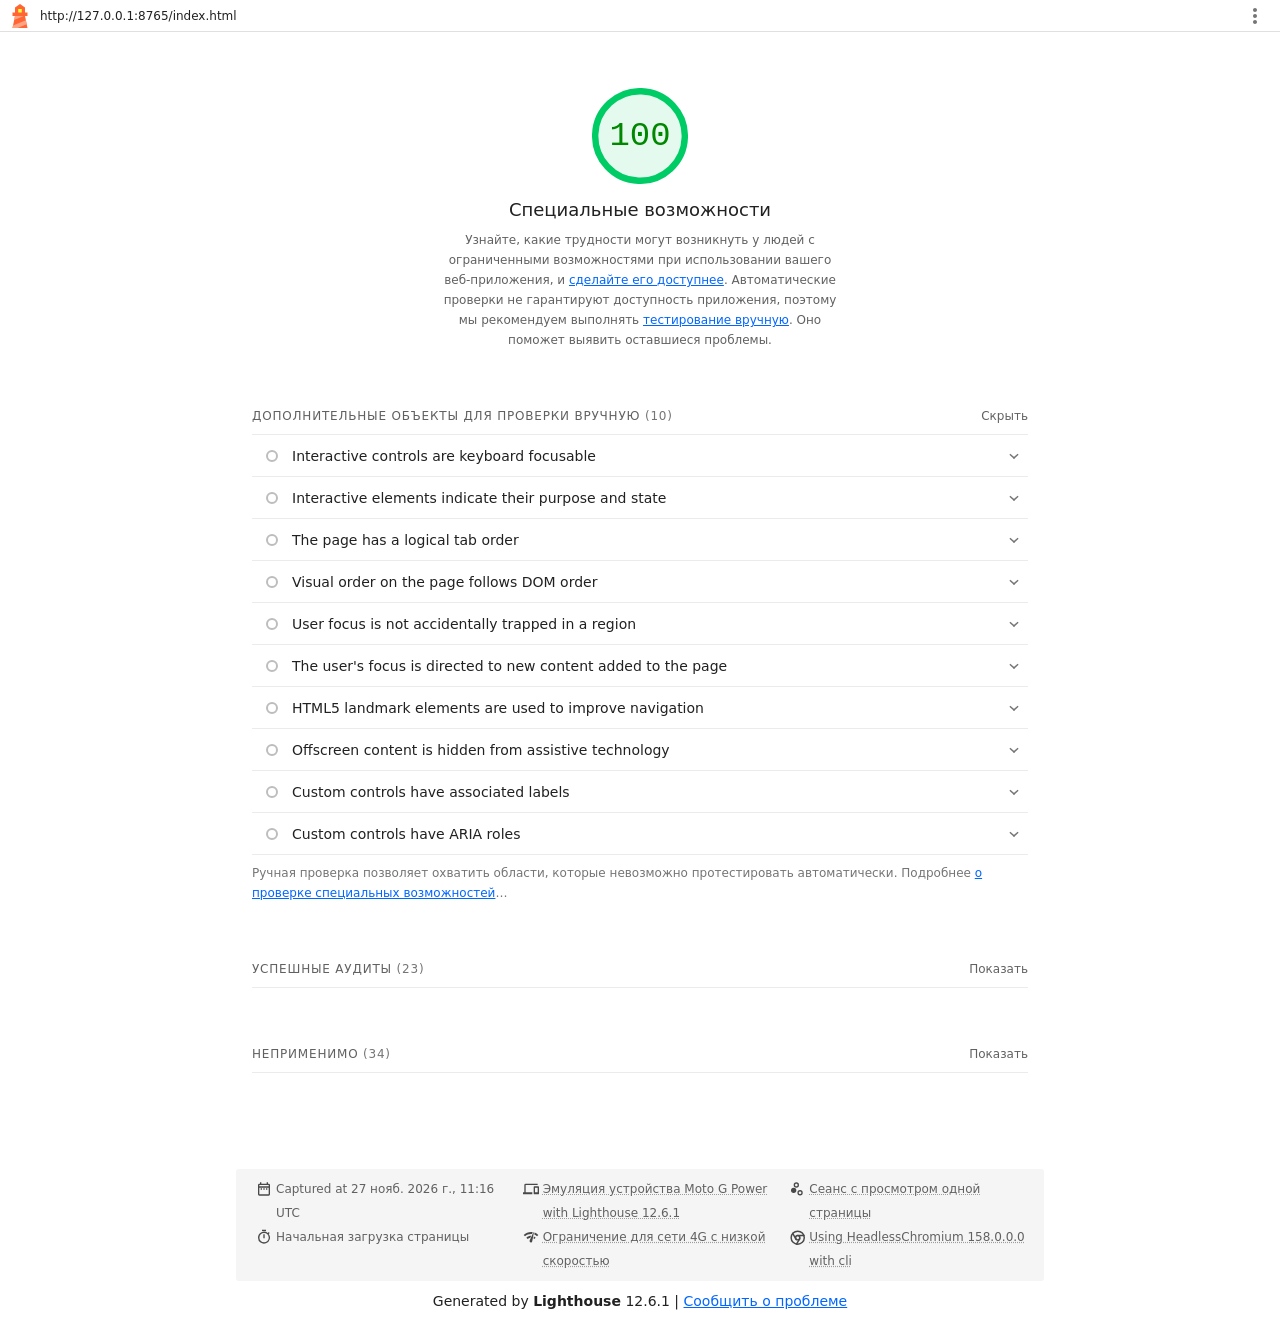
<file: lighthouse/accessibility-report-index.html>
<!--
@license
Copyright 2018 Google LLC
SPDX-License-Identifier: Apache-2.0
-->
<!doctype html>
<html lang="en">
<head>
  <meta charset="utf-8">
  <meta name="viewport" content="width=device-width, initial-scale=1, minimum-scale=1">
  <link rel="icon" href='data:image/svg+xml;utf8,<svg fill="none" xmlns="http://www.w3.org/2000/svg" viewBox="0 0 48 48"><path d="m14 7 10-7 10 7v10h5v7h-5l5 24H9l5-24H9v-7h5V7Z" fill="%23F63"/><path d="M31.561 24H14l-1.689 8.105L31.561 24ZM18.983 48H9l1.022-4.907L35.723 32.27l1.663 7.98L18.983 48Z" fill="%23FFA385"/><path fill="%23FF3" d="M20.5 10h7v7h-7z"/></svg>'>
  <title>Lighthouse Report</title>
  <style>body {margin: 0}</style>
</head>
<body>
  <noscript>Lighthouse report requires JavaScript. Please enable.</noscript>

  <div id="lh-log"></div>

  <script>window.__LIGHTHOUSE_JSON__ = {"lighthouseVersion":"12.6.1","requestedUrl":"http://127.0.0.1:8765/index.html","mainDocumentUrl":"http://127.0.0.1:8765/index.html","finalDisplayedUrl":"http://127.0.0.1:8765/index.html","finalUrl":"http://127.0.0.1:8765/index.html","fetchTime":"2026-11-27T11:16:18.447Z","gatherMode":"navigation","runWarnings":[],"userAgent":"Mozilla/5.0 (Windows NT 10.0; Win64; x64) AppleWebKit/537.36 (KHTML, like Gecko) HeadlessChrome/158.0.0.0 Safari/537.36","environment":{"networkUserAgent":"Mozilla/5.0 (Linux; Android 11; moto g power (2022)) AppleWebKit/537.36 (KHTML, like Gecko) Chrome/136.0.0.0 Mobile Safari/537.36","hostUserAgent":"Mozilla/5.0 (Windows NT 10.0; Win64; x64) AppleWebKit/537.36 (KHTML, like Gecko) HeadlessChrome/158.0.0.0 Safari/537.36","benchmarkIndex":3906.5,"credits":{"axe-core":"4.14.1"}},"audits":{"accesskeys":{"id":"accesskeys","title":"`[accesskey]`: значения уникальны","description":"Клавиши доступа позволяют быстро перейти к нужной части страницы. Для удобства навигации на каждую клавишу должно быть назначено только одно действие. Подробнее [о клавишах доступа](https://dequeuniversity.com/rules/axe/4.10/accesskeys)…","score":null,"scoreDisplayMode":"notApplicable"},"aria-allowed-attr":{"id":"aria-allowed-attr","title":"Атрибуты `[aria-*]` соответствуют своим ролям","description":"Каждая `role` ARIA поддерживает определенный набор атрибутов `aria-*`. Неверно присвоенные атрибуты `aria-*` будут недействительны. Подробнее о том, [как сопоставлять атрибуты ARIA с их ролями](https://dequeuniversity.com/rules/axe/4.10/aria-allowed-attr)…","score":1,"scoreDisplayMode":"binary","details":{"type":"table","headings":[],"items":[]}},"aria-allowed-role":{"id":"aria-allowed-role","title":"Роли ARIA назначены только совместимым элементам","description":"Многим элементам HTML разрешается назначать только определенные роли ARIA. Если роли ARIA используются неподходящим способом, это может ухудшить доступность веб-страницы. Подробнее [о ролях ARIA](https://dequeuniversity.com/rules/axe/4.10/aria-allowed-role)…","score":1,"scoreDisplayMode":"binary","details":{"type":"table","headings":[],"items":[]}},"aria-command-name":{"id":"aria-command-name","title":"У элементов `button`, `link` и `menuitem` есть названия, доступные программам чтения с экрана","description":"Если у элемента нет названия, доступного программам чтения с экрана, пользователи услышат его общее название и не поймут, для чего он нужен. Подробнее о том, [как сделать элементы команд более доступными](https://dequeuniversity.com/rules/axe/4.10/aria-command-name)…","score":null,"scoreDisplayMode":"notApplicable"},"aria-conditional-attr":{"id":"aria-conditional-attr","title":"Атрибуты ARIA используются так, как указано для роли элемента","description":"Использовать некоторые атрибуты ARIA в элементе можно только при определенных условиях. Подробнее [об условных атрибутах ARIA](https://dequeuniversity.com/rules/axe/4.10/aria-conditional-attr)…","score":1,"scoreDisplayMode":"binary","details":{"type":"table","headings":[],"items":[]}},"aria-deprecated-role":{"id":"aria-deprecated-role","title":"Устаревшие роли ARIA не использовались","description":"Функции специальных возможностей могут некорректно обрабатывать устаревшие роли ARIA. Подробнее [об устаревших ролях ARIA](https://dequeuniversity.com/rules/axe/4.10/aria-deprecated-role)…","score":null,"scoreDisplayMode":"notApplicable"},"aria-dialog-name":{"id":"aria-dialog-name","title":"У элементов с атрибутом `role=\"dialog\"` или `role=\"alertdialog\"` есть доступные названия","description":"Если у элементов диалогового окна ARIA нет доступных имен, пользователи программ чтения с экрана могут не понимать назначение этих элементов. Подробнее о том, [как сделать элементы диалогового окна ARIA более доступными](https://dequeuniversity.com/rules/axe/4.10/aria-dialog-name)…","score":null,"scoreDisplayMode":"notApplicable"},"aria-hidden-body":{"id":"aria-hidden-body","title":"Элемент `\u003cbody>` в документе не содержит атрибут `[aria-hidden=\"true\"]`","description":"Программы чтения с экрана и другие технологии специальных возможностей могут работать некорректно, если для `\u003cbody>` задан атрибут `aria-hidden=\"true\"`. Подробнее о том, [как `aria-hidden` влияет на элемент body](https://dequeuniversity.com/rules/axe/4.10/aria-hidden-body)…","score":1,"scoreDisplayMode":"binary","details":{"type":"table","headings":[],"items":[]}},"aria-hidden-focus":{"id":"aria-hidden-focus","title":"Элементы, к которым применен атрибут `[aria-hidden=\"true\"]`, не содержат активных дочерних элементов","description":"Если для родительского элемента задан атрибут `[aria-hidden=\"true\"]`, то все его фокусируемые потомки становятся недоступны для программ чтения с экрана и других технологий специальных возможностей. Подробнее о том, [какое влияние `aria-hidden` оказывает на фокусируемые элементы](https://dequeuniversity.com/rules/axe/4.10/aria-hidden-focus)…","score":1,"scoreDisplayMode":"binary","details":{"type":"table","headings":[],"items":[]}},"aria-input-field-name":{"id":"aria-input-field-name","title":"У полей ввода ARIA есть доступные названия","description":"Если у поля ввода нет названия, доступного программам чтения с экрана, пользователи услышат его общее название и не поймут, для чего оно нужно. Подробнее [о ярлыках для полей ввода](https://dequeuniversity.com/rules/axe/4.10/aria-input-field-name)…","score":null,"scoreDisplayMode":"notApplicable"},"aria-meter-name":{"id":"aria-meter-name","title":"У элементов `meter` ARIA есть названия, доступные программам чтения с экрана","description":"Если у элемента счетчика нет названия, доступного программам чтения с экрана, пользователи услышат только общее название и не поймут, для чего он нужен. Подробнее о том, [как присваивать названия элементам \"`meter`\"](https://dequeuniversity.com/rules/axe/4.10/aria-meter-name)…","score":null,"scoreDisplayMode":"notApplicable"},"aria-progressbar-name":{"id":"aria-progressbar-name","title":"У элементов `progressbar` ARIA есть названия, доступные программам чтения с экрана","description":"Если у элемента `progressbar` нет названия, доступного программам чтения с экрана, пользователи услышат только его общее название и не поймут, для чего он нужен. Подробнее о том, [как присваивать ярлыки элементам `progressbar`](https://dequeuniversity.com/rules/axe/4.10/aria-progressbar-name)…","score":null,"scoreDisplayMode":"notApplicable"},"aria-prohibited-attr":{"id":"aria-prohibited-attr","title":"В элементах используются только разрешенные атрибуты ARIA","description":"Если атрибуты ARIA используются в ролях, для которых они запрещены, пользователи специальных возможностей могут не получать важную информацию. Подробнее [о запрещенных ролях ARIA](https://dequeuniversity.com/rules/axe/4.10/aria-prohibited-attr)…","score":1,"scoreDisplayMode":"binary","details":{"type":"table","headings":[],"items":[]}},"aria-required-attr":{"id":"aria-required-attr","title":"У элементов `[role]` есть все необходимые атрибуты `[aria-*]`","description":"К некоторым ролям ARIA необходимо добавлять атрибуты, описывающие состояние элемента для программ чтения с экрана. Подробнее [о ролях и необходимых атрибутах](https://dequeuniversity.com/rules/axe/4.10/aria-required-attr)…","score":null,"scoreDisplayMode":"notApplicable"},"aria-required-children":{"id":"aria-required-children","title":"В элементах с ролью ARIA `[role]` присутствуют все обязательные дочерние элементы, которые должны содержать определенный элемент `[role]`.","description":"Указав роль ARIA для родительского элемента, в некоторых случаях вы должны также задать определенные роли его дочерним элементам. Если этого не сделать, связанные с ARIA функции специальных возможностей будут работать неправильно. Подробнее [о ролях и необходимых дочерних элементах](https://dequeuniversity.com/rules/axe/4.10/aria-required-children)…","score":null,"scoreDisplayMode":"notApplicable"},"aria-required-parent":{"id":"aria-required-parent","title":"Элементы с атрибутом `[role]` содержатся в своих родительских элементах","description":"Некоторые дочерние элементы с ролями ARIA должны содержаться внутри определенных родительских элементов, иначе связанные с ними функции специальных возможностей будут работать неправильно. Подробнее [о ролях ARIA и необходимых родительских элементах](https://dequeuniversity.com/rules/axe/4.10/aria-required-parent)…","score":null,"scoreDisplayMode":"notApplicable"},"aria-roles":{"id":"aria-roles","title":"Недействительные значения атрибутов `[role]` отсутствуют","description":"Значения ролей ARIA должны быть допустимыми, иначе связанные с ними функции специальных возможностей будут работать неправильно. Подробнее о том, [какие роли ARIA можно указывать](https://dequeuniversity.com/rules/axe/4.10/aria-roles)…","score":null,"scoreDisplayMode":"notApplicable"},"aria-text":{"id":"aria-text","title":"У элементов атрибута `role=text` нет фокусируемых потомков","description":"Если добавить отделенный разметкой атрибут `role=text` перед текстовым узлом и после него, VoiceOver будет определять текст как одну фразу, но фокусируемые потомки не будут озвучиваться. Подробнее [об атрибуте `role=text`](https://dequeuniversity.com/rules/axe/4.10/aria-text)…","score":null,"scoreDisplayMode":"notApplicable"},"aria-toggle-field-name":{"id":"aria-toggle-field-name","title":"У переключателей ARIA есть доступные названия","description":"Если у переключателя нет названия, доступного программам чтения с экрана, пользователи услышат его общее название и не поймут, для чего он нужен. Подробнее [о переключателях](https://dequeuniversity.com/rules/axe/4.10/aria-toggle-field-name)…","score":null,"scoreDisplayMode":"notApplicable"},"aria-tooltip-name":{"id":"aria-tooltip-name","title":"У элементов `tooltip` ARIA есть названия, доступные программам чтения с экрана","description":"Если у элемента подсказки нет названия, доступного программам чтения с экрана, пользователи услышат только его общее название и не поймут, для чего он нужен. Подробнее о том, [как присваивать названия элементам \"`tooltip`\"](https://dequeuniversity.com/rules/axe/4.10/aria-tooltip-name)…","score":null,"scoreDisplayMode":"notApplicable"},"aria-treeitem-name":{"id":"aria-treeitem-name","title":"У элементов `treeitem` ARIA есть названия, доступные программам чтения с экрана","description":"Если у элемента `treeitem` нет названия, доступного программам чтения с экрана, пользователи услышат только его общее название и не поймут, для чего он нужен. Подробнее [о присваивании ярлыков элементам `treeitem`](https://dequeuniversity.com/rules/axe/4.10/aria-treeitem-name)…","score":null,"scoreDisplayMode":"notApplicable"},"aria-valid-attr-value":{"id":"aria-valid-attr-value","title":"Недействительные значения атрибутов `[aria-*]` отсутствуют","description":"Технологии специальных возможностей, например программы чтения с экрана, не могут распознавать атрибуты ARIA с недопустимыми значениями. Подробнее [о существующих значениях для атрибутов ARIA](https://dequeuniversity.com/rules/axe/4.10/aria-valid-attr-value)…","score":1,"scoreDisplayMode":"binary","details":{"type":"table","headings":[],"items":[]}},"aria-valid-attr":{"id":"aria-valid-attr","title":"Атрибуты `[aria-*]` действительны и написаны без ошибок","description":"Технологии специальных возможностей, например программы чтения с экрана, не могут распознавать атрибуты ARIA с недопустимыми названиями. Подробнее [о существующих атрибутах ARIA](https://dequeuniversity.com/rules/axe/4.10/aria-valid-attr)…","score":1,"scoreDisplayMode":"binary","details":{"type":"table","headings":[],"items":[]}},"button-name":{"id":"button-name","title":"Названия кнопок доступны программам чтения с экрана","description":"Если у кнопки нет названия, доступного программам чтения с экрана, пользователи услышат слово \"кнопка\", но не поймут, для чего она нужна. Подробнее о том, [как сделать кнопки более доступными](https://dequeuniversity.com/rules/axe/4.10/button-name)…","score":1,"scoreDisplayMode":"binary","details":{"type":"table","headings":[],"items":[]}},"bypass":{"id":"bypass","title":"Страница содержит заголовок, ссылку для пропуска контента или указание региона","description":"Чтобы пользователям было проще перемещаться по странице с помощью клавиатуры, добавьте возможность пропускать повторяющийся контент. Подробнее [о пропускаемых блоках данных](https://dequeuniversity.com/rules/axe/4.10/bypass)…","score":null,"scoreDisplayMode":"notApplicable"},"color-contrast":{"id":"color-contrast","title":"Цвета фона и переднего плана достаточно контрастны","description":"Многие пользователи не видят текст с низкой контрастностью, или им сложно его воспринимать. Подробнее о том, [как обеспечить достаточный цветовой контраст](https://dequeuniversity.com/rules/axe/4.10/color-contrast)…","score":1,"scoreDisplayMode":"binary","details":{"type":"table","headings":[],"items":[]}},"definition-list":{"id":"definition-list","title":"Элементы `\u003cdl>` содержат только правильно размещенные группы `\u003cdt>` и `\u003cdd>` и элементы `\u003cscript>`, `\u003ctemplate>` или `\u003cdiv>`.","description":"Если списки определений размечены с ошибками, программы чтения с экрана могут озвучивать их некорректно. Подробнее о том, [как правильно создавать списки определений](https://dequeuniversity.com/rules/axe/4.10/definition-list)…","score":null,"scoreDisplayMode":"notApplicable"},"dlitem":{"id":"dlitem","title":"Элементы списков определений расположены внутри элементов `\u003cdl>`","description":"Чтобы программы чтения с экрана правильно озвучивали элементы списков определений `\u003cdt>` и `\u003cdd>`, они должны располагаться внутри родительского элемента `\u003cdl>`. Подробнее о том, [как правильно создавать списки определений](https://dequeuniversity.com/rules/axe/4.10/dlitem)…","score":null,"scoreDisplayMode":"notApplicable"},"document-title":{"id":"document-title","title":"Документ содержит элемент `\u003ctitle>`","description":"Название (элемент title) нужно для того, чтобы программы чтения с экрана могли озвучивать название страницы. Также оно появляется в результатах поиска и позволяет определять, соответствует ли сайт запросу. Подробнее [о названиях документов](https://dequeuniversity.com/rules/axe/4.10/document-title)…","score":1,"scoreDisplayMode":"binary","details":{"type":"table","headings":[],"items":[]}},"duplicate-id-aria":{"id":"duplicate-id-aria","title":"Идентификаторы ARIA уникальны","description":"Значение идентификатора ARIA должно быть уникальным, поскольку технологии специальных возможностей могут игнорировать повторяющиеся идентификаторы. Подробнее о том, [как убрать копии идентификаторов ARIA](https://dequeuniversity.com/rules/axe/4.10/duplicate-id-aria)…","score":null,"scoreDisplayMode":"notApplicable"},"empty-heading":{"id":"empty-heading","title":"Во всех элементах заголовка есть содержимое","description":"Если у заголовка нет содержимого или текст недоступен, пользователи программы чтения с экрана не могут получить информацию о структуре страницы. Подробнее [о заголовках](https://dequeuniversity.com/rules/axe/4.10/empty-heading)…","score":null,"scoreDisplayMode":"notApplicable"},"form-field-multiple-labels":{"id":"form-field-multiple-labels","title":"В форме нет полей с несколькими ярлыками","description":"Когда программы чтения с экрана или другие технологии специальных возможностей обнаруживают поля формы с несколькими ярлыками, они озвучивают только первый, последний или все ярлыки. Это может запутать пользователей. Подробнее о том, [как использовать ярлыки формы](https://dequeuniversity.com/rules/axe/4.10/form-field-multiple-labels)…","score":null,"scoreDisplayMode":"notApplicable"},"frame-title":{"id":"frame-title","title":"У элементов `\u003cframe>` и `\u003ciframe>` есть атрибут title","description":"Чтобы программы чтения с экрана могли описывать содержимое фреймов, у каждого из них должно быть название (атрибут title). Подробнее [о названиях фреймов](https://dequeuniversity.com/rules/axe/4.10/frame-title)…","score":null,"scoreDisplayMode":"notApplicable"},"heading-order":{"id":"heading-order","title":"Элементы заголовков расположены последовательно в порядке убывания","description":"Когда заголовки расположены в правильном порядке и между их уровнями нет пропусков, они образуют семантическую структуру страницы. Благодаря этому навигация с помощью технологий специальных возможностей становится проще и понятнее. Подробнее [о расположении заголовков](https://dequeuniversity.com/rules/axe/4.10/heading-order)…","score":1,"scoreDisplayMode":"binary","details":{"type":"table","headings":[],"items":[]}},"html-has-lang":{"id":"html-has-lang","title":"Элемент `\u003chtml>` содержит атрибут `[lang]`","description":"Если для страницы не указан атрибут `lang`, программа чтения с экрана предполагает, что текст приведен на языке по умолчанию, выбранном пользователем при установке программы. Если текст написан на другом языке, он может озвучиваться некорректно. Подробнее [об атрибуте `lang`](https://dequeuniversity.com/rules/axe/4.10/html-has-lang)…","score":1,"scoreDisplayMode":"binary","details":{"type":"table","headings":[],"items":[]}},"html-lang-valid":{"id":"html-lang-valid","title":"Для элемента `\u003chtml>` указано действительное значение атрибута `[lang]`","description":"Чтобы программы чтения с экрана правильно озвучивали текст, укажите допустимый [языковой тег BCP 47](https://www.w3.org/International/questions/qa-choosing-language-tags#question). Подробнее о том, [как использовать атрибут `lang`](https://dequeuniversity.com/rules/axe/4.10/html-lang-valid)…","score":1,"scoreDisplayMode":"binary","details":{"type":"table","headings":[],"items":[]}},"html-xml-lang-mismatch":{"id":"html-xml-lang-mismatch","title":"У элемента `\u003chtml>` есть атрибут `[xml:lang]`, основной язык которого совпадает с языком в атрибуте `[lang]`","description":"Если для веб-страницы не указан подходящий язык, программа чтения с экрана может озвучивать текст некорректно. Подробнее [об атрибуте `lang`](https://dequeuniversity.com/rules/axe/4.10/html-xml-lang-mismatch)…","score":null,"scoreDisplayMode":"notApplicable"},"identical-links-same-purpose":{"id":"identical-links-same-purpose","title":"У одинаковых ссылок одно назначение","description":"У ссылок с одним назначением должно быть одинаковое описание. Так пользователь поймет, куда они ведут, и решит, следует ли по ним переходить. Подробнее [об одинаковых ссылках](https://dequeuniversity.com/rules/axe/4.10/identical-links-same-purpose)…","score":null,"scoreDisplayMode":"notApplicable"},"image-alt":{"id":"image-alt","title":"У элементов изображений есть атрибут `[alt]`","description":"В информационных элементах должен содержаться короткий и ясный альтернативный текст. Если элемент декоративный, то атрибут alt для него можно оставить пустым. Подробнее [об атрибуте `alt`](https://dequeuniversity.com/rules/axe/4.10/image-alt)…","score":1,"scoreDisplayMode":"binary","details":{"type":"table","headings":[],"items":[]}},"image-redundant-alt":{"id":"image-redundant-alt","title":"У изображений нет атрибутов `[alt]`, представляющих собой избыточный текст","description":"В информационных элементах должен содержаться короткий и ясный альтернативный текст. Если он будет повторять текст рядом со ссылкой или изображением, то одна и та же фраза может прозвучать дважды, что собьет с толку пользователей программы чтения с экрана. Подробнее [об атрибуте `alt`](https://dequeuniversity.com/rules/axe/4.10/image-redundant-alt)…","score":1,"scoreDisplayMode":"binary","details":{"type":"table","headings":[],"items":[]}},"input-button-name":{"id":"input-button-name","title":"Текст кнопок ввода легко различим","description":"Добавьте к кнопкам ввода легко различимый текст, чтобы пользователи программы чтения с экрана могли понимать их назначение. Подробнее [о кнопках ввода](https://dequeuniversity.com/rules/axe/4.10/input-button-name)…","score":null,"scoreDisplayMode":"notApplicable"},"input-image-alt":{"id":"input-image-alt","title":"Элементы `\u003cinput type=\"image\">` содержат атрибут `[alt]`","description":"Если в элементе `\u003cinput>` в качестве кнопки используется изображение, добавьте альтернативный текст, описывающий назначение этой кнопки для программ чтения с экрана. Подробнее [об альтернативном тексте для изображения в элементе ввода](https://dequeuniversity.com/rules/axe/4.10/input-image-alt)…","score":null,"scoreDisplayMode":"notApplicable"},"label-content-name-mismatch":{"id":"label-content-name-mismatch","title":"У элементов с видимыми текстовыми метками есть подходящие доступные названия","description":"Видимые текстовые метки, которые не совпадают с доступными названиями, могут запутать пользователей программ чтения с экрана. Подробнее [о доступных названиях](https://dequeuniversity.com/rules/axe/4.10/label-content-name-mismatch)…","score":1,"scoreDisplayMode":"binary","details":{"type":"table","headings":[],"items":[]}},"label":{"id":"label","title":"Элементам формы присвоены соответствующие ярлыки","description":"Ярлыки нужны для того, чтобы программы чтения с экрана и другие технологии специальных возможностей могли правильно озвучивать элементы управления формой. Подробнее [о ярлыках для элементов формы](https://dequeuniversity.com/rules/axe/4.10/label)…","score":null,"scoreDisplayMode":"notApplicable"},"landmark-one-main":{"id":"landmark-one-main","title":"В документе есть ориентир main","description":"Если добавить ориентир main, пользователям программы чтения с экрана будет удобнее перемещаться по веб-странице. Подробнее [об ориентирах](https://dequeuniversity.com/rules/axe/4.10/landmark-one-main)…","score":null,"scoreDisplayMode":"notApplicable"},"link-name":{"id":"link-name","title":"Текст ссылок различим для программ чтения с экрана","description":"Текст ссылок (как и альтернативный текст для изображений, используемых в качестве ссылок) должен быть уникальным, фокусируемым и доступным для программ чтения с экрана. Подробнее о том, [как сделать ссылки доступными для программ с технологиями специальных возможностей](https://dequeuniversity.com/rules/axe/4.10/link-name)…","score":1,"scoreDisplayMode":"binary","details":{"type":"table","headings":[],"items":[]}},"link-in-text-block":{"id":"link-in-text-block","title":"Ссылки можно различить, не опираясь на цвет","description":"Многие пользователи не видят текст с низкой контрастностью, или им сложно его воспринимать. Хорошо различимый текст ссылки облегчает работу людям со слабым зрением. Подробнее о том, [как сделать ссылку хорошо различимой](https://dequeuniversity.com/rules/axe/4.10/link-in-text-block)…","score":null,"scoreDisplayMode":"notApplicable"},"list":{"id":"list","title":"В списках содержатся только элементы `\u003cli>` и элементы поддержки скрипта (`\u003cscript>` и `\u003ctemplate>`)","description":"Используйте правильную структуру кода при верстке списков, иначе программы чтения с экрана будут некорректно их озвучивать. Подробнее [о правильной структуре списков](https://dequeuniversity.com/rules/axe/4.10/list)…","score":1,"scoreDisplayMode":"binary","details":{"type":"table","headings":[],"items":[]}},"listitem":{"id":"listitem","title":"Элементы списка (`\u003cli>`) расположены внутри родительских элементов `\u003cul>`, `\u003col>` или `\u003cmenu>`","description":"Чтобы программы чтения с экрана правильно озвучивали списки, элементы `\u003cli>` должны располагаться внутри родительских элементов `\u003cul>`, `\u003col>` или `\u003cmenu>`. Подробнее [о правильной структуре списков](https://dequeuniversity.com/rules/axe/4.10/listitem)…","score":1,"scoreDisplayMode":"binary","details":{"type":"table","headings":[],"items":[]}},"meta-refresh":{"id":"meta-refresh","title":"В документе не используется метатег `\u003cmeta http-equiv=\"refresh\">`","description":"Когда страница обновляется автоматически, фокус, используемый программами для чтения с экрана, перемещается в верхнюю часть. Это может мешать работе пользователей и вызывать у них негативные эмоции. Подробнее [о метатеге refresh](https://dequeuniversity.com/rules/axe/4.10/meta-refresh)…","score":null,"scoreDisplayMode":"notApplicable"},"meta-viewport":{"id":"meta-viewport","title":"Атрибут `[user-scalable=\"no\"]` не используется в элементе `\u003cmeta name=\"viewport\">`, и значение атрибута `[maximum-scale]` больше или равно 5","description":"Не отключайте масштабирование. Эта функция помогает слабовидящим пользователям читать информацию на веб-страницах. Подробнее [о метатеге viewport](https://dequeuniversity.com/rules/axe/4.10/meta-viewport)…","score":1,"scoreDisplayMode":"binary","details":{"type":"table","headings":[],"items":[]}},"object-alt":{"id":"object-alt","title":"У элементов `\u003cobject>` есть альтернативный текст","description":"Чтобы программы чтения с экрана могли зачитывать содержимое элементов `\u003cobject>`, добавьте к ним альтернативный текст. Подробнее [об альтернативном тексте для элементов `object`](https://dequeuniversity.com/rules/axe/4.10/object-alt)…","score":null,"scoreDisplayMode":"notApplicable"},"select-name":{"id":"select-name","title":"У элементов select есть связанные элементы label","description":"Элементы формы без эффективных меток могут доставить неудобства пользователям программы чтения с экрана. Подробнее [об элементе `select`](https://dequeuniversity.com/rules/axe/4.10/select-name)…","score":null,"scoreDisplayMode":"notApplicable"},"skip-link":{"id":"skip-link","title":"Ссылки для пропуска контента фокусируемые","description":"Добавьте ссылку для пропуска контента, чтобы пользователи могли сразу перейти к основному контенту. [Подробнее…](https://dequeuniversity.com/rules/axe/4.10/skip-link)","score":1,"scoreDisplayMode":"binary","details":{"type":"table","headings":[],"items":[]}},"tabindex":{"id":"tabindex","title":"Нет элементов со значением атрибута `[tabindex]` выше 0","description":"Значение больше 0 подразумевает явное указание порядка навигации. Это может создавать трудности для пользователей с ограниченными возможностями. Подробнее [об атрибуте `tabindex`](https://dequeuniversity.com/rules/axe/4.10/tabindex)…","score":1,"scoreDisplayMode":"binary","details":{"type":"table","headings":[],"items":[]}},"table-duplicate-name":{"id":"table-duplicate-name","title":"В таблицах указаны разные значения для атрибута summary и элемента `\u003ccaption>`","description":"Атрибут summary должен описывать структуру таблицы, а в элементе `\u003ccaption>` требуется указать экранный заголовок. Точная разметка таблиц упрощает работу пользователей программ чтения с экрана. Подробнее [об атрибуте summary и элементе caption](https://dequeuniversity.com/rules/axe/4.10/table-duplicate-name)…","score":null,"scoreDisplayMode":"notApplicable"},"table-fake-caption":{"id":"table-fake-caption","title":"Для обозначения подписей в таблицах используется элемент `\u003ccaption>` вместо ячеек с атрибутом `[colspan]`","description":"Чтобы пользователям было проще перемещаться по таблицам с помощью программ чтения с экрана, не используйте в таблицах ячейки с атрибутом `[colspan]` для обозначения подписей. Подробнее [о подписях](https://dequeuniversity.com/rules/axe/4.10/table-fake-caption)…","score":null,"scoreDisplayMode":"notApplicable"},"target-size":{"id":"target-size","title":"Области прикосновения и расстояние между ними достаточно большие","description":"Области прикосновения должны быть достаточно большими, как и расстояние между ними. Так пользователям, у которых могут возникнуть трудности с нажатием на небольшие элементы управления, будет проще выбрать нужный. Подробнее [об областях прикосновения](https://dequeuniversity.com/rules/axe/4.10/target-size)…","score":1,"scoreDisplayMode":"binary","details":{"type":"table","headings":[],"items":[]}},"td-has-header":{"id":"td-has-header","title":"У элементов `\u003ctd>` есть один или несколько заголовков в большой таблице `\u003ctable>`","description":"Чтобы пользователям было проще перемещаться по таблицам с помощью программ чтения с экрана, рекомендуем добавлять заголовки для элементов `\u003ctd>` в больших таблицах (состоящих из трех или более ячеек в высоту и ширину). Подробнее [о заголовках таблиц](https://dequeuniversity.com/rules/axe/4.10/td-has-header)…","score":null,"scoreDisplayMode":"notApplicable"},"td-headers-attr":{"id":"td-headers-attr","title":"Ячейки внутри элемента `\u003ctable>`, в которых используется атрибут `[headers]`, ссылаются на ячейки той же таблицы.","description":"Чтобы пользователям было проще перемещаться по таблицам с помощью программ чтения с экрана, убедитесь, что ячейки (элементы `\u003ctd>`) с атрибутом `[headers]` ссылаются только на другие ячейки в той же таблице. Подробнее [об атрибуте `headers`](https://dequeuniversity.com/rules/axe/4.10/td-headers-attr)…","score":null,"scoreDisplayMode":"notApplicable"},"th-has-data-cells":{"id":"th-has-data-cells","title":"В элементах `\u003cth>` и элементах с атрибутом `[role=\"columnheader\"/\"rowheader\"]` есть описываемые ими ячейки с данными","description":"Чтобы пользователям было проще перемещаться по таблицам с помощью программ чтения с экрана, убедитесь, что все заголовки в таблицах ссылаются на тот или иной набор ячеек. Подробнее [о заголовках таблиц](https://dequeuniversity.com/rules/axe/4.10/th-has-data-cells)…","score":null,"scoreDisplayMode":"notApplicable"},"valid-lang":{"id":"valid-lang","title":"Недействительные значения атрибутов `[lang]` отсутствуют","description":"Чтобы программы чтения с экрана правильно озвучивали текст, укажите для элементов допустимый [языковой тег BCP 47](https://www.w3.org/International/questions/qa-choosing-language-tags#question). Подробнее о том, [как использовать атрибут `lang`](https://dequeuniversity.com/rules/axe/4.10/valid-lang)…","score":null,"scoreDisplayMode":"notApplicable"},"video-caption":{"id":"video-caption","title":"Элементы `\u003cvideo>` содержат элемент `\u003ctrack>` с атрибутом `[kind=\"captions\"]`","description":"Чтобы информация, озвучиваемая в видео, была доступна людям с нарушениями слуха, добавьте субтитры. Подробнее [о субтитрах в видео](https://dequeuniversity.com/rules/axe/4.10/video-caption)…","score":null,"scoreDisplayMode":"notApplicable"},"custom-controls-labels":{"id":"custom-controls-labels","title":"Custom controls have associated labels","description":"Custom interactive controls have associated labels, provided by aria-label or aria-labelledby. [Learn more about custom controls and labels](https://developer.chrome.com/docs/lighthouse/accessibility/custom-controls-labels/).","score":null,"scoreDisplayMode":"manual"},"custom-controls-roles":{"id":"custom-controls-roles","title":"Custom controls have ARIA roles","description":"Custom interactive controls have appropriate ARIA roles. [Learn how to add roles to custom controls](https://developer.chrome.com/docs/lighthouse/accessibility/custom-control-roles/).","score":null,"scoreDisplayMode":"manual"},"focus-traps":{"id":"focus-traps","title":"User focus is not accidentally trapped in a region","description":"A user can tab into and out of any control or region without accidentally trapping their focus. [Learn how to avoid focus traps](https://developer.chrome.com/docs/lighthouse/accessibility/focus-traps/).","score":null,"scoreDisplayMode":"manual"},"focusable-controls":{"id":"focusable-controls","title":"Interactive controls are keyboard focusable","description":"Custom interactive controls are keyboard focusable and display a focus indicator. [Learn how to make custom controls focusable](https://developer.chrome.com/docs/lighthouse/accessibility/focusable-controls/).","score":null,"scoreDisplayMode":"manual"},"interactive-element-affordance":{"id":"interactive-element-affordance","title":"Interactive elements indicate their purpose and state","description":"Interactive elements, such as links and buttons, should indicate their state and be distinguishable from non-interactive elements. [Learn how to decorate interactive elements with affordance hints](https://developer.chrome.com/docs/lighthouse/accessibility/interactive-element-affordance/).","score":null,"scoreDisplayMode":"manual"},"logical-tab-order":{"id":"logical-tab-order","title":"The page has a logical tab order","description":"Tabbing through the page follows the visual layout. Users cannot focus elements that are offscreen. [Learn more about logical tab ordering](https://developer.chrome.com/docs/lighthouse/accessibility/logical-tab-order/).","score":null,"scoreDisplayMode":"manual"},"managed-focus":{"id":"managed-focus","title":"The user's focus is directed to new content added to the page","description":"If new content, such as a dialog, is added to the page, the user's focus is directed to it. [Learn how to direct focus to new content](https://developer.chrome.com/docs/lighthouse/accessibility/managed-focus/).","score":null,"scoreDisplayMode":"manual"},"offscreen-content-hidden":{"id":"offscreen-content-hidden","title":"Offscreen content is hidden from assistive technology","description":"Offscreen content is hidden with display: none or aria-hidden=true. [Learn how to properly hide offscreen content](https://developer.chrome.com/docs/lighthouse/accessibility/offscreen-content-hidden/).","score":null,"scoreDisplayMode":"manual"},"use-landmarks":{"id":"use-landmarks","title":"HTML5 landmark elements are used to improve navigation","description":"Landmark elements (`\u003cmain>`, `\u003cnav>`, etc.) are used to improve the keyboard navigation of the page for assistive technology. [Learn more about landmark elements](https://developer.chrome.com/docs/lighthouse/accessibility/use-landmarks/).","score":null,"scoreDisplayMode":"manual"},"visual-order-follows-dom":{"id":"visual-order-follows-dom","title":"Visual order on the page follows DOM order","description":"DOM order matches the visual order, improving navigation for assistive technology. [Learn more about DOM and visual ordering](https://developer.chrome.com/docs/lighthouse/accessibility/visual-order-follows-dom/).","score":null,"scoreDisplayMode":"manual"}},"configSettings":{"output":["html"],"maxWaitForFcp":30000,"maxWaitForLoad":45000,"pauseAfterFcpMs":1000,"pauseAfterLoadMs":1000,"networkQuietThresholdMs":1000,"cpuQuietThresholdMs":1000,"formFactor":"mobile","throttling":{"rttMs":150,"throughputKbps":1638.4,"requestLatencyMs":562.5,"downloadThroughputKbps":1474.5600000000002,"uploadThroughputKbps":675,"cpuSlowdownMultiplier":4},"throttlingMethod":"simulate","screenEmulation":{"mobile":true,"width":412,"height":823,"deviceScaleFactor":1.75,"disabled":false},"emulatedUserAgent":"Mozilla/5.0 (Linux; Android 11; moto g power (2022)) AppleWebKit/537.36 (KHTML, like Gecko) Chrome/136.0.0.0 Mobile Safari/537.36","auditMode":false,"gatherMode":false,"clearStorageTypes":["file_systems","shader_cache","service_workers","cache_storage"],"disableStorageReset":false,"debugNavigation":false,"channel":"cli","usePassiveGathering":false,"disableFullPageScreenshot":false,"skipAboutBlank":false,"blankPage":"about:blank","ignoreStatusCode":false,"locale":"ru","blockedUrlPatterns":null,"additionalTraceCategories":null,"extraHeaders":null,"precomputedLanternData":null,"onlyAudits":null,"onlyCategories":["accessibility"],"skipAudits":null},"categories":{"accessibility":{"title":"Специальные возможности","description":"Узнайте, какие трудности могут возникнуть у людей с ограниченными возможностями при использовании вашего веб-приложения, и [сделайте его доступнее](https://developer.chrome.com/docs/lighthouse/accessibility/). Автоматические проверки не гарантируют доступность приложения, поэтому мы рекомендуем выполнять [тестирование вручную](https://web.dev/articles/how-to-review). Оно поможет выявить оставшиеся проблемы.","manualDescription":"Ручная проверка позволяет охватить области, которые невозможно протестировать автоматически. Подробнее [о проверке специальных возможностей](https://web.dev/articles/how-to-review)…","supportedModes":["navigation","snapshot"],"auditRefs":[{"id":"accesskeys","weight":0,"group":"a11y-navigation"},{"id":"aria-allowed-attr","weight":10,"group":"a11y-aria"},{"id":"aria-allowed-role","weight":1,"group":"a11y-aria"},{"id":"aria-command-name","weight":0,"group":"a11y-aria"},{"id":"aria-conditional-attr","weight":7,"group":"a11y-aria"},{"id":"aria-deprecated-role","weight":0,"group":"a11y-aria"},{"id":"aria-dialog-name","weight":0,"group":"a11y-aria"},{"id":"aria-hidden-body","weight":10,"group":"a11y-aria"},{"id":"aria-hidden-focus","weight":7,"group":"a11y-aria"},{"id":"aria-input-field-name","weight":0,"group":"a11y-aria"},{"id":"aria-meter-name","weight":0,"group":"a11y-aria"},{"id":"aria-progressbar-name","weight":0,"group":"a11y-aria"},{"id":"aria-prohibited-attr","weight":7,"group":"a11y-aria"},{"id":"aria-required-attr","weight":0,"group":"a11y-aria"},{"id":"aria-required-children","weight":0,"group":"a11y-aria"},{"id":"aria-required-parent","weight":0,"group":"a11y-aria"},{"id":"aria-roles","weight":0,"group":"a11y-aria"},{"id":"aria-text","weight":0,"group":"a11y-aria"},{"id":"aria-toggle-field-name","weight":0,"group":"a11y-aria"},{"id":"aria-tooltip-name","weight":0,"group":"a11y-aria"},{"id":"aria-treeitem-name","weight":0,"group":"a11y-aria"},{"id":"aria-valid-attr-value","weight":10,"group":"a11y-aria"},{"id":"aria-valid-attr","weight":10,"group":"a11y-aria"},{"id":"button-name","weight":10,"group":"a11y-names-labels"},{"id":"bypass","weight":0,"group":"a11y-navigation"},{"id":"color-contrast","weight":7,"group":"a11y-color-contrast"},{"id":"definition-list","weight":0,"group":"a11y-tables-lists"},{"id":"dlitem","weight":0,"group":"a11y-tables-lists"},{"id":"document-title","weight":7,"group":"a11y-names-labels"},{"id":"duplicate-id-aria","weight":0,"group":"a11y-aria"},{"id":"form-field-multiple-labels","weight":0,"group":"a11y-names-labels"},{"id":"frame-title","weight":0,"group":"a11y-names-labels"},{"id":"heading-order","weight":3,"group":"a11y-navigation"},{"id":"html-has-lang","weight":7,"group":"a11y-language"},{"id":"html-lang-valid","weight":7,"group":"a11y-language"},{"id":"html-xml-lang-mismatch","weight":0,"group":"a11y-language"},{"id":"image-alt","weight":10,"group":"a11y-names-labels"},{"id":"image-redundant-alt","weight":1,"group":"a11y-names-labels"},{"id":"input-button-name","weight":0,"group":"a11y-names-labels"},{"id":"input-image-alt","weight":0,"group":"a11y-names-labels"},{"id":"label","weight":0,"group":"a11y-names-labels"},{"id":"link-in-text-block","weight":0,"group":"a11y-color-contrast"},{"id":"link-name","weight":7,"group":"a11y-names-labels"},{"id":"list","weight":7,"group":"a11y-tables-lists"},{"id":"listitem","weight":7,"group":"a11y-tables-lists"},{"id":"meta-refresh","weight":0,"group":"a11y-best-practices"},{"id":"meta-viewport","weight":10,"group":"a11y-best-practices"},{"id":"object-alt","weight":0,"group":"a11y-names-labels"},{"id":"select-name","weight":0,"group":"a11y-names-labels"},{"id":"skip-link","weight":3,"group":"a11y-names-labels"},{"id":"tabindex","weight":7,"group":"a11y-navigation"},{"id":"table-duplicate-name","weight":0,"group":"a11y-tables-lists"},{"id":"target-size","weight":7,"group":"a11y-best-practices"},{"id":"td-headers-attr","weight":0,"group":"a11y-tables-lists"},{"id":"th-has-data-cells","weight":0,"group":"a11y-tables-lists"},{"id":"valid-lang","weight":0,"group":"a11y-language"},{"id":"video-caption","weight":0,"group":"a11y-audio-video"},{"id":"focusable-controls","weight":0},{"id":"interactive-element-affordance","weight":0},{"id":"logical-tab-order","weight":0},{"id":"visual-order-follows-dom","weight":0},{"id":"focus-traps","weight":0},{"id":"managed-focus","weight":0},{"id":"use-landmarks","weight":0},{"id":"offscreen-content-hidden","weight":0},{"id":"custom-controls-labels","weight":0},{"id":"custom-controls-roles","weight":0},{"id":"empty-heading","weight":0,"group":"hidden"},{"id":"identical-links-same-purpose","weight":0,"group":"hidden"},{"id":"landmark-one-main","weight":0,"group":"hidden"},{"id":"label-content-name-mismatch","weight":0,"group":"hidden"},{"id":"table-fake-caption","weight":0,"group":"hidden"},{"id":"td-has-header","weight":0,"group":"hidden"}],"id":"accessibility","score":1}},"categoryGroups":{"metrics":{"title":"Показатели"},"insights":{"title":"Insights","description":"These insights are also available in the Chrome DevTools Performance Panel - [record a trace](https://developer.chrome.com/docs/devtools/performance/reference) to view more detailed information."},"diagnostics":{"title":"Диагностика","description":"Подробная информация о производительности вашего приложения. Эти цифры не влияют на показатель производительности [напрямую](https://developer.chrome.com/docs/lighthouse/performance/performance-scoring/)."},"a11y-best-practices":{"title":"Рекомендации","description":"Проверьте, соответствует ли ваш сайт рекомендациям по оптимизации для поисковых систем."},"a11y-color-contrast":{"title":"Контрастность","description":"Проверьте, хорошо ли виден ваш текст."},"a11y-names-labels":{"title":"Названия и ярлыки","description":"Проверьте, насколько элементы управления в вашем приложении различимы для программ чтения с экрана."},"a11y-navigation":{"title":"Навигация","description":"Проверьте, удобно ли пользователям перемещаться по вашему приложению с помощью клавиатуры."},"a11y-aria":{"title":"ARIA","description":"Проверьте, правильно ли заданы атрибуты ARIA. Они облегчают работу с вашим приложением пользователям с ограниченными возможностями."},"a11y-language":{"title":"Интернационализация и локализация","description":"Проверьте, правильно ли заданы атрибуты языков для программ чтения с экрана."},"a11y-audio-video":{"title":"Аудио и видео","description":"Проверьте, доступны ли на вашем сайте описания для аудио- и видеоконтента. Это сделает сайт удобнее для пользователей с нарушениями зрения и слуха."},"a11y-tables-lists":{"title":"Таблицы и списки","description":"Проверьте, насколько эффективно программы чтения с экрана распознают данные в таблицах и списках на вашем сайте."},"seo-mobile":{"title":"Оптимизация для мобильных устройств","description":"Убедитесь, что ваши страницы оптимизированы для мобильных устройств, чтобы пользователям не приходилось менять масштаб страниц или подстраивать их под размер экрана. Подробнее о том, [как оптимизировать страницы для мобильных устройств](https://developers.google.com/search/mobile-sites/)…"},"seo-content":{"title":"Рекомендации в отношении контента","description":"Оптимизируйте HTML-код, чтобы поисковые роботы могли лучше проанализировать контент приложения."},"seo-crawl":{"title":"Сканирование и индексирование","description":"Чтобы ваше приложение появлялось в результатах поиска, предоставьте доступ к нему поисковым роботам."},"best-practices-trust-safety":{"title":"Надежность и безопасность"},"best-practices-ux":{"title":"Удобство для пользователей"},"best-practices-browser-compat":{"title":"Совместимость с браузерами"},"best-practices-general":{"title":"Общие рекомендации"},"hidden":{"title":""}},"stackPacks":[],"entities":[{"name":"127.0.0.1","origins":["http://127.0.0.1:8765"],"isFirstParty":true,"isUnrecognized":true}],"fullPageScreenshot":{"screenshot":{"data":"[data-uri]","width":412,"height":3068},"nodes":{"1-0-SPAN":{"id":"","top":3012,"bottom":3045,"left":367,"right":378,"width":11,"height":33},"1-1-A":{"id":"","top":3004,"bottom":3052,"left":348,"right":396,"width":48,"height":48}}},"timing":{"entries":[{"startTime":2224.77,"name":"lh:config","duration":644.26,"entryType":"measure"},{"startTime":2225.97,"name":"lh:config:resolveArtifactsToDefns","duration":84.83,"entryType":"measure"},{"startTime":2869.15,"name":"lh:runner:gather","duration":6220.45,"entryType":"measure"},{"startTime":2924.4,"name":"lh:driver:connect","duration":6,"entryType":"measure"},{"startTime":2930.57,"name":"lh:driver:navigate","duration":7.56,"entryType":"measure"},{"startTime":2938.35,"name":"lh:gather:getBenchmarkIndex","duration":1005.72,"entryType":"measure"},{"startTime":3944.37,"name":"lh:gather:getVersion","duration":2.52,"entryType":"measure"},{"startTime":3948.31,"name":"lh:prepare:navigationMode","duration":51.73,"entryType":"measure"},{"startTime":3961.81,"name":"lh:storage:clearDataForOrigin","duration":13.75,"entryType":"measure"},{"startTime":3975.78,"name":"lh:storage:clearBrowserCaches","duration":22.26,"entryType":"measure"},{"startTime":3999.16,"name":"lh:gather:prepareThrottlingAndNetwork","duration":0.84,"entryType":"measure"},{"startTime":4004.3,"name":"lh:driver:navigate","duration":2438.09,"entryType":"measure"},{"startTime":6444.74,"name":"lh:computed:NetworkRecords","duration":0.76,"entryType":"measure"},{"startTime":6445.8,"name":"lh:gather:getArtifact:DevtoolsLog","duration":0.02,"entryType":"measure"},{"startTime":6445.82,"name":"lh:gather:getArtifact:Accessibility","duration":139.71,"entryType":"measure"},{"startTime":6585.91,"name":"lh:gather:getArtifact:NetworkUserAgent","duration":0.14,"entryType":"measure"},{"startTime":6586.07,"name":"lh:gather:getArtifact:Stacks","duration":10.74,"entryType":"measure"},{"startTime":6586.22,"name":"lh:gather:collectStacks","duration":10.57,"entryType":"measure"},{"startTime":6596.84,"name":"lh:gather:getArtifact:FullPageScreenshot","duration":2468.31,"entryType":"measure"},{"startTime":9089.9,"name":"lh:runner:audit","duration":152.44,"entryType":"measure"},{"startTime":9089.98,"name":"lh:runner:auditing","duration":151.91,"entryType":"measure"},{"startTime":9090.96,"name":"lh:audit:accesskeys","duration":1.33,"entryType":"measure"},{"startTime":9092.49,"name":"lh:audit:aria-allowed-attr","duration":2.23,"entryType":"measure"},{"startTime":9094.9,"name":"lh:audit:aria-allowed-role","duration":1.8,"entryType":"measure"},{"startTime":9096.93,"name":"lh:audit:aria-command-name","duration":0.58,"entryType":"measure"},{"startTime":9097.67,"name":"lh:audit:aria-conditional-attr","duration":1.97,"entryType":"measure"},{"startTime":9099.82,"name":"lh:audit:aria-deprecated-role","duration":1.09,"entryType":"measure"},{"startTime":9101.25,"name":"lh:audit:aria-dialog-name","duration":1.13,"entryType":"measure"},{"startTime":9102.65,"name":"lh:audit:aria-hidden-body","duration":3.29,"entryType":"measure"},{"startTime":9106.25,"name":"lh:audit:aria-hidden-focus","duration":3.52,"entryType":"measure"},{"startTime":9109.94,"name":"lh:audit:aria-input-field-name","duration":1.05,"entryType":"measure"},{"startTime":9111.17,"name":"lh:audit:aria-meter-name","duration":0.83,"entryType":"measure"},{"startTime":9112.12,"name":"lh:audit:aria-progressbar-name","duration":1.33,"entryType":"measure"},{"startTime":9113.68,"name":"lh:audit:aria-prohibited-attr","duration":3.09,"entryType":"measure"},{"startTime":9117.02,"name":"lh:audit:aria-required-attr","duration":1.35,"entryType":"measure"},{"startTime":9118.64,"name":"lh:audit:aria-required-children","duration":1.48,"entryType":"measure"},{"startTime":9120.26,"name":"lh:audit:aria-required-parent","duration":1.03,"entryType":"measure"},{"startTime":9121.51,"name":"lh:audit:aria-roles","duration":1.14,"entryType":"measure"},{"startTime":9122.85,"name":"lh:audit:aria-text","duration":1.56,"entryType":"measure"},{"startTime":9124.64,"name":"lh:audit:aria-toggle-field-name","duration":1.33,"entryType":"measure"},{"startTime":9126.09,"name":"lh:audit:aria-tooltip-name","duration":1.55,"entryType":"measure"},{"startTime":9127.88,"name":"lh:audit:aria-treeitem-name","duration":1.37,"entryType":"measure"},{"startTime":9129.4,"name":"lh:audit:aria-valid-attr-value","duration":3.14,"entryType":"measure"},{"startTime":9132.79,"name":"lh:audit:aria-valid-attr","duration":3.01,"entryType":"measure"},{"startTime":9136.03,"name":"lh:audit:button-name","duration":2.96,"entryType":"measure"},{"startTime":9139.18,"name":"lh:audit:bypass","duration":2.51,"entryType":"measure"},{"startTime":9141.92,"name":"lh:audit:color-contrast","duration":2.32,"entryType":"measure"},{"startTime":9144.5,"name":"lh:audit:definition-list","duration":1.74,"entryType":"measure"},{"startTime":9146.4,"name":"lh:audit:dlitem","duration":1.36,"entryType":"measure"},{"startTime":9147.86,"name":"lh:audit:document-title","duration":3.18,"entryType":"measure"},{"startTime":9151.31,"name":"lh:audit:duplicate-id-aria","duration":2.93,"entryType":"measure"},{"startTime":9154.47,"name":"lh:audit:empty-heading","duration":3.04,"entryType":"measure"},{"startTime":9157.62,"name":"lh:audit:form-field-multiple-labels","duration":1.61,"entryType":"measure"},{"startTime":9159.36,"name":"lh:audit:frame-title","duration":1.8,"entryType":"measure"},{"startTime":9161.38,"name":"lh:audit:heading-order","duration":2.74,"entryType":"measure"},{"startTime":9164.31,"name":"lh:audit:html-has-lang","duration":2.9,"entryType":"measure"},{"startTime":9167.54,"name":"lh:audit:html-lang-valid","duration":2.46,"entryType":"measure"},{"startTime":9170.24,"name":"lh:audit:html-xml-lang-mismatch","duration":1.81,"entryType":"measure"},{"startTime":9172.17,"name":"lh:audit:identical-links-same-purpose","duration":2.73,"entryType":"measure"},{"startTime":9175.11,"name":"lh:audit:image-alt","duration":2.39,"entryType":"measure"},{"startTime":9177.75,"name":"lh:audit:image-redundant-alt","duration":2.79,"entryType":"measure"},{"startTime":9180.65,"name":"lh:audit:input-button-name","duration":1.69,"entryType":"measure"},{"startTime":9182.5,"name":"lh:audit:input-image-alt","duration":1.84,"entryType":"measure"},{"startTime":9184.55,"name":"lh:audit:label-content-name-mismatch","duration":2.47,"entryType":"measure"},{"startTime":9187.27,"name":"lh:audit:label","duration":1.59,"entryType":"measure"},{"startTime":9189.04,"name":"lh:audit:landmark-one-main","duration":2.37,"entryType":"measure"},{"startTime":9191.63,"name":"lh:audit:link-name","duration":2.45,"entryType":"measure"},{"startTime":9194.27,"name":"lh:audit:link-in-text-block","duration":1.8,"entryType":"measure"},{"startTime":9196.27,"name":"lh:audit:list","duration":2.62,"entryType":"measure"},{"startTime":9199.03,"name":"lh:audit:listitem","duration":2.9,"entryType":"measure"},{"startTime":9202.21,"name":"lh:audit:meta-refresh","duration":1.91,"entryType":"measure"},{"startTime":9204.39,"name":"lh:audit:meta-viewport","duration":9.15,"entryType":"measure"},{"startTime":9213.71,"name":"lh:audit:object-alt","duration":1.16,"entryType":"measure"},{"startTime":9214.99,"name":"lh:audit:select-name","duration":1.13,"entryType":"measure"},{"startTime":9216.24,"name":"lh:audit:skip-link","duration":2.3,"entryType":"measure"},{"startTime":9218.77,"name":"lh:audit:tabindex","duration":2.88,"entryType":"measure"},{"startTime":9221.8,"name":"lh:audit:table-duplicate-name","duration":2.07,"entryType":"measure"},{"startTime":9224.11,"name":"lh:audit:table-fake-caption","duration":2.29,"entryType":"measure"},{"startTime":9226.54,"name":"lh:audit:target-size","duration":2.51,"entryType":"measure"},{"startTime":9229.17,"name":"lh:audit:td-has-header","duration":1.99,"entryType":"measure"},{"startTime":9231.37,"name":"lh:audit:td-headers-attr","duration":2.43,"entryType":"measure"},{"startTime":9234.14,"name":"lh:audit:th-has-data-cells","duration":2.34,"entryType":"measure"},{"startTime":9236.62,"name":"lh:audit:valid-lang","duration":2.21,"entryType":"measure"},{"startTime":9239.05,"name":"lh:audit:video-caption","duration":2.38,"entryType":"measure"},{"startTime":9241.46,"name":"lh:audit:custom-controls-labels","duration":0.21,"entryType":"measure"},{"startTime":9241.68,"name":"lh:audit:custom-controls-roles","duration":0.01,"entryType":"measure"},{"startTime":9241.7,"name":"lh:audit:focus-traps","duration":0.01,"entryType":"measure"},{"startTime":9241.73,"name":"lh:audit:focusable-controls","duration":0.01,"entryType":"measure"},{"startTime":9241.75,"name":"lh:audit:interactive-element-affordance","duration":0.01,"entryType":"measure"},{"startTime":9241.77,"name":"lh:audit:logical-tab-order","duration":0.02,"entryType":"measure"},{"startTime":9241.8,"name":"lh:audit:managed-focus","duration":0.01,"entryType":"measure"},{"startTime":9241.82,"name":"lh:audit:offscreen-content-hidden","duration":0.01,"entryType":"measure"},{"startTime":9241.84,"name":"lh:audit:use-landmarks","duration":0.02,"entryType":"measure"},{"startTime":9241.87,"name":"lh:audit:visual-order-follows-dom","duration":0.01,"entryType":"measure"},{"startTime":9241.9,"name":"lh:runner:generate","duration":0.42,"entryType":"measure"},{"startTime":9242.66,"name":"lh:computed:EntityClassification","duration":0.76,"entryType":"measure"}],"total":6372.889999999999},"i18n":{"rendererFormattedStrings":{"calculatorLink":"Показать калькулятор","collapseView":"Свернуть","crcInitialNavigation":"Начальная навигация","crcLongestDurationLabel":"Максимальная задержка критического пути:","dropdownCopyJSON":"Копировать JSON-файл","dropdownDarkTheme":"Включить/выключить тёмную тему","dropdownPrintExpanded":"Печать полного отчета","dropdownPrintSummary":"Печать сводных данных","dropdownSaveGist":"Сохранить как Gist","dropdownSaveHTML":"Сохранить как HTML-файл","dropdownSaveJSON":"Сохранить как JSON-файл","dropdownViewUnthrottledTrace":"Просмотр исходной трассировки","dropdownViewer":"Открыть в Viewer","errorLabel":"Ошибка","errorMissingAuditInfo":"Ошибка отчета: информация аудита отсутствует","expandView":"Развернуть","firstPartyChipLabel":"Собственные","footerIssue":"Сообщить о проблеме","hide":"Скрыть","labDataTitle":"Имитация загрузки страницы","lsPerformanceCategoryDescription":"Результаты анализа [Lighthouse](https://developers.google.com/web/tools/lighthouse/), проведенного для текущей страницы в эмулированной мобильной сети. Значения приблизительные и могут изменяться.","manualAuditsGroupTitle":"Дополнительные объекты для проверки вручную","notApplicableAuditsGroupTitle":"Неприменимо","openInANewTabTooltip":"Открыть в новой вкладке","opportunityResourceColumnLabel":"Возможности","opportunitySavingsColumnLabel":"Приблизительная экономия","passedAuditsGroupTitle":"Успешные аудиты","runtimeAnalysisWindow":"Начальная загрузка страницы","runtimeAnalysisWindowSnapshot":"Сводка по состоянию на определенный момент","runtimeAnalysisWindowTimespan":"Период, в течение которого пользователь взаимодействовал со страницей","runtimeCustom":"Настраиваемое ограничение","runtimeDesktopEmulation":"Эмуляция компьютера","runtimeMobileEmulation":"Эмуляция устройства Moto G Power","runtimeNoEmulation":"Без эмуляции","runtimeSettingsAxeVersion":"Версия Axe","runtimeSettingsBenchmark":"Производительность памяти/ЦП без пропуска тактов","runtimeSettingsCPUThrottling":"Ограничение пропускной способности ЦП","runtimeSettingsDevice":"Устройство","runtimeSettingsNetworkThrottling":"Ограничение пропускной способности сети","runtimeSettingsScreenEmulation":"Эмуляция экрана","runtimeSettingsUANetwork":"Агент пользователя (сеть)","runtimeSingleLoad":"Сеанс с просмотром одной страницы","runtimeSingleLoadTooltip":"Это данные загрузки одной страницы, а не сводка множества сеансов.","runtimeSlow4g":"Ограничение для сети 4G с низкой скоростью","runtimeUnknown":"Неизвестно","show":"Показать","showRelevantAudits":"Показать аудиты","snippetCollapseButtonLabel":"Свернуть фрагмент","snippetExpandButtonLabel":"Развернуть фрагмент","thirdPartyResourcesLabel":"Показывать сторонние ресурсы","throttlingProvided":"Предоставлено средой","toplevelWarningsMessage":"Во время работы Lighthouse возникли следующие проблемы:","unattributable":"Несвязанные","varianceDisclaimer":"Значения приблизительные и могут изменяться. [Уровень производительности рассчитывается](https://developer.chrome.com/docs/lighthouse/performance/performance-scoring/) непосредственно на основании этих показателей.","viewTraceLabel":"Посмотреть трассировку","viewTreemapLabel":"Открыть карту эффективности","warningAuditsGroupTitle":"Пройденные проверки с предупреждениями","warningHeader":"Предупреждения: "},"icuMessagePaths":{"core/audits/accessibility/accesskeys.js | title":["audits.accesskeys.title"],"core/audits/accessibility/accesskeys.js | description":["audits.accesskeys.description"],"core/audits/accessibility/aria-allowed-attr.js | title":["audits[aria-allowed-attr].title"],"core/audits/accessibility/aria-allowed-attr.js | description":["audits[aria-allowed-attr].description"],"core/audits/accessibility/aria-allowed-role.js | title":["audits[aria-allowed-role].title"],"core/audits/accessibility/aria-allowed-role.js | description":["audits[aria-allowed-role].description"],"core/audits/accessibility/aria-command-name.js | title":["audits[aria-command-name].title"],"core/audits/accessibility/aria-command-name.js | description":["audits[aria-command-name].description"],"core/audits/accessibility/aria-conditional-attr.js | title":["audits[aria-conditional-attr].title"],"core/audits/accessibility/aria-conditional-attr.js | description":["audits[aria-conditional-attr].description"],"core/audits/accessibility/aria-deprecated-role.js | title":["audits[aria-deprecated-role].title"],"core/audits/accessibility/aria-deprecated-role.js | description":["audits[aria-deprecated-role].description"],"core/audits/accessibility/aria-dialog-name.js | title":["audits[aria-dialog-name].title"],"core/audits/accessibility/aria-dialog-name.js | description":["audits[aria-dialog-name].description"],"core/audits/accessibility/aria-hidden-body.js | title":["audits[aria-hidden-body].title"],"core/audits/accessibility/aria-hidden-body.js | description":["audits[aria-hidden-body].description"],"core/audits/accessibility/aria-hidden-focus.js | title":["audits[aria-hidden-focus].title"],"core/audits/accessibility/aria-hidden-focus.js | description":["audits[aria-hidden-focus].description"],"core/audits/accessibility/aria-input-field-name.js | title":["audits[aria-input-field-name].title"],"core/audits/accessibility/aria-input-field-name.js | description":["audits[aria-input-field-name].description"],"core/audits/accessibility/aria-meter-name.js | title":["audits[aria-meter-name].title"],"core/audits/accessibility/aria-meter-name.js | description":["audits[aria-meter-name].description"],"core/audits/accessibility/aria-progressbar-name.js | title":["audits[aria-progressbar-name].title"],"core/audits/accessibility/aria-progressbar-name.js | description":["audits[aria-progressbar-name].description"],"core/audits/accessibility/aria-prohibited-attr.js | title":["audits[aria-prohibited-attr].title"],"core/audits/accessibility/aria-prohibited-attr.js | description":["audits[aria-prohibited-attr].description"],"core/audits/accessibility/aria-required-attr.js | title":["audits[aria-required-attr].title"],"core/audits/accessibility/aria-required-attr.js | description":["audits[aria-required-attr].description"],"core/audits/accessibility/aria-required-children.js | title":["audits[aria-required-children].title"],"core/audits/accessibility/aria-required-children.js | description":["audits[aria-required-children].description"],"core/audits/accessibility/aria-required-parent.js | title":["audits[aria-required-parent].title"],"core/audits/accessibility/aria-required-parent.js | description":["audits[aria-required-parent].description"],"core/audits/accessibility/aria-roles.js | title":["audits[aria-roles].title"],"core/audits/accessibility/aria-roles.js | description":["audits[aria-roles].description"],"core/audits/accessibility/aria-text.js | title":["audits[aria-text].title"],"core/audits/accessibility/aria-text.js | description":["audits[aria-text].description"],"core/audits/accessibility/aria-toggle-field-name.js | title":["audits[aria-toggle-field-name].title"],"core/audits/accessibility/aria-toggle-field-name.js | description":["audits[aria-toggle-field-name].description"],"core/audits/accessibility/aria-tooltip-name.js | title":["audits[aria-tooltip-name].title"],"core/audits/accessibility/aria-tooltip-name.js | description":["audits[aria-tooltip-name].description"],"core/audits/accessibility/aria-treeitem-name.js | title":["audits[aria-treeitem-name].title"],"core/audits/accessibility/aria-treeitem-name.js | description":["audits[aria-treeitem-name].description"],"core/audits/accessibility/aria-valid-attr-value.js | title":["audits[aria-valid-attr-value].title"],"core/audits/accessibility/aria-valid-attr-value.js | description":["audits[aria-valid-attr-value].description"],"core/audits/accessibility/aria-valid-attr.js | title":["audits[aria-valid-attr].title"],"core/audits/accessibility/aria-valid-attr.js | description":["audits[aria-valid-attr].description"],"core/audits/accessibility/button-name.js | title":["audits[button-name].title"],"core/audits/accessibility/button-name.js | description":["audits[button-name].description"],"core/audits/accessibility/bypass.js | title":["audits.bypass.title"],"core/audits/accessibility/bypass.js | description":["audits.bypass.description"],"core/audits/accessibility/color-contrast.js | title":["audits[color-contrast].title"],"core/audits/accessibility/color-contrast.js | description":["audits[color-contrast].description"],"core/audits/accessibility/definition-list.js | title":["audits[definition-list].title"],"core/audits/accessibility/definition-list.js | description":["audits[definition-list].description"],"core/audits/accessibility/dlitem.js | title":["audits.dlitem.title"],"core/audits/accessibility/dlitem.js | description":["audits.dlitem.description"],"core/audits/accessibility/document-title.js | title":["audits[document-title].title"],"core/audits/accessibility/document-title.js | description":["audits[document-title].description"],"core/audits/accessibility/duplicate-id-aria.js | title":["audits[duplicate-id-aria].title"],"core/audits/accessibility/duplicate-id-aria.js | description":["audits[duplicate-id-aria].description"],"core/audits/accessibility/empty-heading.js | title":["audits[empty-heading].title"],"core/audits/accessibility/empty-heading.js | description":["audits[empty-heading].description"],"core/audits/accessibility/form-field-multiple-labels.js | title":["audits[form-field-multiple-labels].title"],"core/audits/accessibility/form-field-multiple-labels.js | description":["audits[form-field-multiple-labels].description"],"core/audits/accessibility/frame-title.js | title":["audits[frame-title].title"],"core/audits/accessibility/frame-title.js | description":["audits[frame-title].description"],"core/audits/accessibility/heading-order.js | title":["audits[heading-order].title"],"core/audits/accessibility/heading-order.js | description":["audits[heading-order].description"],"core/audits/accessibility/html-has-lang.js | title":["audits[html-has-lang].title"],"core/audits/accessibility/html-has-lang.js | description":["audits[html-has-lang].description"],"core/audits/accessibility/html-lang-valid.js | title":["audits[html-lang-valid].title"],"core/audits/accessibility/html-lang-valid.js | description":["audits[html-lang-valid].description"],"core/audits/accessibility/html-xml-lang-mismatch.js | title":["audits[html-xml-lang-mismatch].title"],"core/audits/accessibility/html-xml-lang-mismatch.js | description":["audits[html-xml-lang-mismatch].description"],"core/audits/accessibility/identical-links-same-purpose.js | title":["audits[identical-links-same-purpose].title"],"core/audits/accessibility/identical-links-same-purpose.js | description":["audits[identical-links-same-purpose].description"],"core/audits/accessibility/image-alt.js | title":["audits[image-alt].title"],"core/audits/accessibility/image-alt.js | description":["audits[image-alt].description"],"core/audits/accessibility/image-redundant-alt.js | title":["audits[image-redundant-alt].title"],"core/audits/accessibility/image-redundant-alt.js | description":["audits[image-redundant-alt].description"],"core/audits/accessibility/input-button-name.js | title":["audits[input-button-name].title"],"core/audits/accessibility/input-button-name.js | description":["audits[input-button-name].description"],"core/audits/accessibility/input-image-alt.js | title":["audits[input-image-alt].title"],"core/audits/accessibility/input-image-alt.js | description":["audits[input-image-alt].description"],"core/audits/accessibility/label-content-name-mismatch.js | title":["audits[label-content-name-mismatch].title"],"core/audits/accessibility/label-content-name-mismatch.js | description":["audits[label-content-name-mismatch].description"],"core/audits/accessibility/label.js | title":["audits.label.title"],"core/audits/accessibility/label.js | description":["audits.label.description"],"core/audits/accessibility/landmark-one-main.js | title":["audits[landmark-one-main].title"],"core/audits/accessibility/landmark-one-main.js | description":["audits[landmark-one-main].description"],"core/audits/accessibility/link-name.js | title":["audits[link-name].title"],"core/audits/accessibility/link-name.js | description":["audits[link-name].description"],"core/audits/accessibility/link-in-text-block.js | title":["audits[link-in-text-block].title"],"core/audits/accessibility/link-in-text-block.js | description":["audits[link-in-text-block].description"],"core/audits/accessibility/list.js | title":["audits.list.title"],"core/audits/accessibility/list.js | description":["audits.list.description"],"core/audits/accessibility/listitem.js | title":["audits.listitem.title"],"core/audits/accessibility/listitem.js | description":["audits.listitem.description"],"core/audits/accessibility/meta-refresh.js | title":["audits[meta-refresh].title"],"core/audits/accessibility/meta-refresh.js | description":["audits[meta-refresh].description"],"core/audits/accessibility/meta-viewport.js | title":["audits[meta-viewport].title"],"core/audits/accessibility/meta-viewport.js | description":["audits[meta-viewport].description"],"core/audits/accessibility/object-alt.js | title":["audits[object-alt].title"],"core/audits/accessibility/object-alt.js | description":["audits[object-alt].description"],"core/audits/accessibility/select-name.js | title":["audits[select-name].title"],"core/audits/accessibility/select-name.js | description":["audits[select-name].description"],"core/audits/accessibility/skip-link.js | title":["audits[skip-link].title"],"core/audits/accessibility/skip-link.js | description":["audits[skip-link].description"],"core/audits/accessibility/tabindex.js | title":["audits.tabindex.title"],"core/audits/accessibility/tabindex.js | description":["audits.tabindex.description"],"core/audits/accessibility/table-duplicate-name.js | title":["audits[table-duplicate-name].title"],"core/audits/accessibility/table-duplicate-name.js | description":["audits[table-duplicate-name].description"],"core/audits/accessibility/table-fake-caption.js | title":["audits[table-fake-caption].title"],"core/audits/accessibility/table-fake-caption.js | description":["audits[table-fake-caption].description"],"core/audits/accessibility/target-size.js | title":["audits[target-size].title"],"core/audits/accessibility/target-size.js | description":["audits[target-size].description"],"core/audits/accessibility/td-has-header.js | title":["audits[td-has-header].title"],"core/audits/accessibility/td-has-header.js | description":["audits[td-has-header].description"],"core/audits/accessibility/td-headers-attr.js | title":["audits[td-headers-attr].title"],"core/audits/accessibility/td-headers-attr.js | description":["audits[td-headers-attr].description"],"core/audits/accessibility/th-has-data-cells.js | title":["audits[th-has-data-cells].title"],"core/audits/accessibility/th-has-data-cells.js | description":["audits[th-has-data-cells].description"],"core/audits/accessibility/valid-lang.js | title":["audits[valid-lang].title"],"core/audits/accessibility/valid-lang.js | description":["audits[valid-lang].description"],"core/audits/accessibility/video-caption.js | title":["audits[video-caption].title"],"core/audits/accessibility/video-caption.js | description":["audits[video-caption].description"],"core/config/default-config.js | a11yCategoryTitle":["categories.accessibility.title"],"core/config/default-config.js | a11yCategoryDescription":["categories.accessibility.description"],"core/config/default-config.js | a11yCategoryManualDescription":["categories.accessibility.manualDescription"],"core/config/default-config.js | metricGroupTitle":["categoryGroups.metrics.title"],"core/config/default-config.js | insightsGroupTitle":["categoryGroups.insights.title"],"core/config/default-config.js | insightsGroupDescription":["categoryGroups.insights.description"],"core/config/default-config.js | diagnosticsGroupTitle":["categoryGroups.diagnostics.title"],"core/config/default-config.js | diagnosticsGroupDescription":["categoryGroups.diagnostics.description"],"core/config/default-config.js | a11yBestPracticesGroupTitle":["categoryGroups[a11y-best-practices].title"],"core/config/default-config.js | a11yBestPracticesGroupDescription":["categoryGroups[a11y-best-practices].description"],"core/config/default-config.js | a11yColorContrastGroupTitle":["categoryGroups[a11y-color-contrast].title"],"core/config/default-config.js | a11yColorContrastGroupDescription":["categoryGroups[a11y-color-contrast].description"],"core/config/default-config.js | a11yNamesLabelsGroupTitle":["categoryGroups[a11y-names-labels].title"],"core/config/default-config.js | a11yNamesLabelsGroupDescription":["categoryGroups[a11y-names-labels].description"],"core/config/default-config.js | a11yNavigationGroupTitle":["categoryGroups[a11y-navigation].title"],"core/config/default-config.js | a11yNavigationGroupDescription":["categoryGroups[a11y-navigation].description"],"core/config/default-config.js | a11yAriaGroupTitle":["categoryGroups[a11y-aria].title"],"core/config/default-config.js | a11yAriaGroupDescription":["categoryGroups[a11y-aria].description"],"core/config/default-config.js | a11yLanguageGroupTitle":["categoryGroups[a11y-language].title"],"core/config/default-config.js | a11yLanguageGroupDescription":["categoryGroups[a11y-language].description"],"core/config/default-config.js | a11yAudioVideoGroupTitle":["categoryGroups[a11y-audio-video].title"],"core/config/default-config.js | a11yAudioVideoGroupDescription":["categoryGroups[a11y-audio-video].description"],"core/config/default-config.js | a11yTablesListsVideoGroupTitle":["categoryGroups[a11y-tables-lists].title"],"core/config/default-config.js | a11yTablesListsVideoGroupDescription":["categoryGroups[a11y-tables-lists].description"],"core/config/default-config.js | seoMobileGroupTitle":["categoryGroups[seo-mobile].title"],"core/config/default-config.js | seoMobileGroupDescription":["categoryGroups[seo-mobile].description"],"core/config/default-config.js | seoContentGroupTitle":["categoryGroups[seo-content].title"],"core/config/default-config.js | seoContentGroupDescription":["categoryGroups[seo-content].description"],"core/config/default-config.js | seoCrawlingGroupTitle":["categoryGroups[seo-crawl].title"],"core/config/default-config.js | seoCrawlingGroupDescription":["categoryGroups[seo-crawl].description"],"core/config/default-config.js | bestPracticesTrustSafetyGroupTitle":["categoryGroups[best-practices-trust-safety].title"],"core/config/default-config.js | bestPracticesUXGroupTitle":["categoryGroups[best-practices-ux].title"],"core/config/default-config.js | bestPracticesBrowserCompatGroupTitle":["categoryGroups[best-practices-browser-compat].title"],"core/config/default-config.js | bestPracticesGeneralGroupTitle":["categoryGroups[best-practices-general].title"]}}};</script>
  <script>"use strict";(()=>{var He=.8999999999999999,Ne=.5,Ue=.49999999999999994;function Oe(o){let e=Math.sign(o);o=Math.abs(o);let t=.254829592,n=-.284496736,r=1.421413741,i=-1.453152027,a=1.061405429,s=1/(1+.3275911*o),c=s*(t+s*(n+s*(r+s*(i+s*a))));return e*(1-c*Math.exp(-o*o))}function be({median:o,p10:e},t){if(o<=0)throw new Error("median must be greater than zero");if(e<=0)throw new Error("p10 must be greater than zero");if(e>=o)throw new Error("p10 must be less than the median");if(t<=0)return 1;let n=.9061938024368232,r=Math.max(Number.MIN_VALUE,t/o),i=Math.log(r),a=Math.max(Number.MIN_VALUE,e/o),l=-Math.log(a),s=i*n/l,c=(1-Oe(s))/2,d;return t<=e?d=Math.max(.9,Math.min(1,c)):t<=o?d=Math.max(Ne,Math.min(He,c)):d=Math.max(0,Math.min(Ue,c)),d}var O="\u2026",$e="\xA0",ve=.9,Ge={PASS:{label:"pass",minScore:ve},AVERAGE:{label:"average",minScore:.5},FAIL:{label:"fail"},ERROR:{label:"error"}},Be=["com","co","gov","edu","ac","org","go","gob","or","net","in","ne","nic","gouv","web","spb","blog","jus","kiev","mil","wi","qc","ca","bel","on"],E=class o{static get RATINGS(){return Ge}static get PASS_THRESHOLD(){return ve}static get MS_DISPLAY_VALUE(){return`%10d${$e}ms`}static getFinalDisplayedUrl(e){if(e.finalDisplayedUrl)return e.finalDisplayedUrl;if(e.finalUrl)return e.finalUrl;throw new Error("Could not determine final displayed URL")}static getMainDocumentUrl(e){return e.mainDocumentUrl||e.finalUrl}static getFullPageScreenshot(e){return e.fullPageScreenshot?e.fullPageScreenshot:e.audits["full-page-screenshot"]?.details}static getEntityFromUrl(e,t){return t&&t.find(r=>r.origins.find(i=>e.startsWith(i)))||o.getPseudoRootDomain(e)}static splitMarkdownCodeSpans(e){let t=[],n=e.split(/`(.*?)`/g);for(let r=0;r<n.length;r++){let i=n[r];if(!i)continue;let a=r%2!==0;t.push({isCode:a,text:i})}return t}static splitMarkdownLink(e){let t=[],n=e.split(/\[([^\]]+?)\]\((https?:\/\/.*?)\)/g);for(;n.length;){let[r,i,a]=n.splice(0,3);r&&t.push({isLink:!1,text:r}),i&&a&&t.push({isLink:!0,text:i,linkHref:a})}return t}static truncate(e,t,n="\u2026"){if(e.length<=t)return e;let i=new Intl.Segmenter(void 0,{granularity:"grapheme"}).segment(e)[Symbol.iterator](),a=0;for(let l=0;l<=t-n.length;l++){let s=i.next();if(s.done)return e;a=s.value.index}for(let l=0;l<n.length;l++)if(i.next().done)return e;return e.slice(0,a)+n}static getURLDisplayName(e,t){t=t||{numPathParts:void 0,preserveQuery:void 0,preserveHost:void 0};let n=t.numPathParts!==void 0?t.numPathParts:2,r=t.preserveQuery!==void 0?t.preserveQuery:!0,i=t.preserveHost||!1,a;if(e.protocol==="about:"||e.protocol==="data:")a=e.href;else{a=e.pathname;let s=a.split("/").filter(c=>c.length);n&&s.length>n&&(a=O+s.slice(-1*n).join("/")),i&&(a=`${e.host}/${a.replace(/^\//,"")}`),r&&(a=`${a}${e.search}`)}let l=64;if(e.protocol!=="data:"&&(a=a.slice(0,200),a=a.replace(/([a-f0-9]{7})[a-f0-9]{13}[a-f0-9]*/g,`$1${O}`),a=a.replace(/([a-zA-Z0-9-_]{9})(?=.*[a-z])(?=.*[A-Z])(?=.*[0-9])[a-zA-Z0-9-_]{10,}/g,`$1${O}`),a=a.replace(/(\d{3})\d{6,}/g,`$1${O}`),a=a.replace(/\u2026+/g,O),a.length>l&&a.includes("?")&&(a=a.replace(/\?([^=]*)(=)?.*/,`?$1$2${O}`),a.length>l&&(a=a.replace(/\?.*/,`?${O}`)))),a.length>l){let s=a.lastIndexOf(".");s>=0?a=a.slice(0,l-1-(a.length-s))+`${O}${a.slice(s)}`:a=a.slice(0,l-1)+O}return a}static getChromeExtensionOrigin(e){let t=new URL(e);return t.protocol+"//"+t.host}static parseURL(e){let t=new URL(e);return{file:o.getURLDisplayName(t),hostname:t.hostname,origin:t.protocol==="chrome-extension:"?o.getChromeExtensionOrigin(e):t.origin}}static createOrReturnURL(e){return e instanceof URL?e:new URL(e)}static getPseudoTld(e){let t=e.split(".").slice(-2);return Be.includes(t[0])?`.${t.join(".")}`:`.${t[t.length-1]}`}static getPseudoRootDomain(e){let t=o.createOrReturnURL(e).hostname,r=o.getPseudoTld(t).split(".");return t.split(".").slice(-r.length).join(".")}static filterRelevantLines(e,t,n){if(t.length===0)return e.slice(0,n*2+1);let r=3,i=new Set;return t=t.sort((a,l)=>(a.lineNumber||0)-(l.lineNumber||0)),t.forEach(({lineNumber:a})=>{let l=a-n,s=a+n;for(;l<1;)l++,s++;i.has(l-r-1)&&(l-=r);for(let c=l;c<=s;c++){let d=c;i.add(d)}}),e.filter(a=>i.has(a.lineNumber))}static computeLogNormalScore(e,t){let n=be(e,t);return n>.9&&(n+=.05*(n-.9)),Math.floor(n*100)/100}};function qe(o){let e=o.createFragment(),t=o.createElement("style");t.append(`
    .lh-3p-filter {
      color: var(--color-gray-600);
      float: right;
      padding: 6px var(--stackpack-padding-horizontal);
    }
    .lh-3p-filter-label, .lh-3p-filter-input {
      vertical-align: middle;
      user-select: none;
    }
    .lh-3p-filter-input:disabled + .lh-3p-ui-string {
      text-decoration: line-through;
    }
  `),e.append(t);let n=o.createElement("div","lh-3p-filter"),r=o.createElement("label","lh-3p-filter-label"),i=o.createElement("input","lh-3p-filter-input");i.setAttribute("type","checkbox"),i.setAttribute("checked","");let a=o.createElement("span","lh-3p-ui-string");a.append("Show 3rd party resources");let l=o.createElement("span","lh-3p-filter-count");return r.append(" ",i," ",a," (",l,") "),n.append(" ",r," "),e.append(n),e}function je(o){let e=o.createFragment(),t=o.createElement("div","lh-audit"),n=o.createElement("details","lh-expandable-details"),r=o.createElement("summary"),i=o.createElement("div","lh-audit__header lh-expandable-details__summary"),a=o.createElement("span","lh-audit__score-icon"),l=o.createElement("span","lh-audit__title-and-text"),s=o.createElement("span","lh-audit__title"),c=o.createElement("span","lh-audit__display-text");l.append(" ",s," ",c," ");let d=o.createElement("div","lh-chevron-container");i.append(" ",a," ",l," ",d," "),r.append(" ",i," ");let h=o.createElement("div","lh-audit__description"),p=o.createElement("div","lh-audit__stackpacks");return n.append(" ",r," ",h," ",p," "),t.append(" ",n," "),e.append(t),e}function We(o){let e=o.createFragment(),t=o.createElement("div","lh-category-header"),n=o.createElement("div","lh-score__gauge");n.setAttribute("role","heading"),n.setAttribute("aria-level","2");let r=o.createElement("div","lh-category-header__description");return t.append(" ",n," ",r," "),e.append(t),e}function Ke(o){let e=o.createFragment(),t=o.createElementNS("http://www.w3.org/2000/svg","svg","lh-chevron");t.setAttribute("viewBox","0 0 100 100");let n=o.createElementNS("http://www.w3.org/2000/svg","g","lh-chevron__lines"),r=o.createElementNS("http://www.w3.org/2000/svg","path","lh-chevron__line lh-chevron__line-left");r.setAttribute("d","M10 50h40");let i=o.createElementNS("http://www.w3.org/2000/svg","path","lh-chevron__line lh-chevron__line-right");return i.setAttribute("d","M90 50H50"),n.append(" ",r," ",i," "),t.append(" ",n," "),e.append(t),e}function Ze(o){let e=o.createFragment(),t=o.createElement("div","lh-audit-group"),n=o.createElement("details","lh-clump"),r=o.createElement("summary"),i=o.createElement("div","lh-audit-group__summary"),a=o.createElement("div","lh-audit-group__header"),l=o.createElement("span","lh-audit-group__title"),s=o.createElement("span","lh-audit-group__itemcount");a.append(" ",l," ",s," "," "," ");let c=o.createElement("div","lh-clump-toggle"),d=o.createElement("span","lh-clump-toggletext--show"),h=o.createElement("span","lh-clump-toggletext--hide");return c.append(" ",d," ",h," "),i.append(" ",a," ",c," "),r.append(" ",i," "),n.append(" ",r," "),t.append(" "," ",n," "),e.append(t),e}function Je(o){let e=o.createFragment(),t=o.createElement("div","lh-crc-container"),n=o.createElement("style");n.append(`
      .lh-crc .lh-tree-marker {
        width: 12px;
        height: 26px;
        display: block;
        float: left;
        background-position: top left;
      }
      .lh-crc .lh-horiz-down {
        background: url('data:image/svg+xml;utf8,<svg width="16" height="26" viewBox="0 0 16 26" xmlns="http://www.w3.org/2000/svg"><g fill="%23D8D8D8" fill-rule="evenodd"><path d="M16 12v2H-2v-2z"/><path d="M9 12v14H7V12z"/>\u003c/g>\u003c/svg>');
      }
      .lh-crc .lh-right {
        background: url('data:image/svg+xml;utf8,<svg width="16" height="26" viewBox="0 0 16 26" xmlns="http://www.w3.org/2000/svg"><path d="M16 12v2H0v-2z" fill="%23D8D8D8" fill-rule="evenodd"/>\u003c/svg>');
      }
      .lh-crc .lh-up-right {
        background: url('data:image/svg+xml;utf8,<svg width="16" height="26" viewBox="0 0 16 26" xmlns="http://www.w3.org/2000/svg"><path d="M7 0h2v14H7zm2 12h7v2H9z" fill="%23D8D8D8" fill-rule="evenodd"/>\u003c/svg>');
      }
      .lh-crc .lh-vert-right {
        background: url('data:image/svg+xml;utf8,<svg width="16" height="26" viewBox="0 0 16 26" xmlns="http://www.w3.org/2000/svg"><path d="M7 0h2v27H7zm2 12h7v2H9z" fill="%23D8D8D8" fill-rule="evenodd"/>\u003c/svg>');
      }
      .lh-crc .lh-vert {
        background: url('data:image/svg+xml;utf8,<svg width="16" height="26" viewBox="0 0 16 26" xmlns="http://www.w3.org/2000/svg"><path d="M7 0h2v26H7z" fill="%23D8D8D8" fill-rule="evenodd"/>\u003c/svg>');
      }
      .lh-crc .lh-crc-tree {
        font-size: 14px;
        width: 100%;
        overflow-x: auto;
      }
      .lh-crc .lh-crc-node {
        height: 26px;
        line-height: 26px;
        white-space: nowrap;
      }
      .lh-crc .lh-crc-node__longest {
        color: var(--color-average-secondary);
      }
      .lh-crc .lh-crc-node__tree-value {
        margin-left: 10px;
      }
      .lh-crc .lh-crc-node__tree-value div {
        display: inline;
      }
      .lh-crc .lh-crc-node__chain-duration {
        font-weight: 700;
      }
      .lh-crc .lh-crc-initial-nav {
        color: #595959;
        font-style: italic;
      }
      .lh-crc__summary-value {
        margin-bottom: 10px;
      }
    `);let r=o.createElement("div"),i=o.createElement("div","lh-crc__summary-value"),a=o.createElement("span","lh-crc__longest_duration_label"),l=o.createElement("b","lh-crc__longest_duration");i.append(" ",a," ",l," "),r.append(" ",i," ");let s=o.createElement("div","lh-crc"),c=o.createElement("div","lh-crc-initial-nav");return s.append(" ",c," "," "),t.append(" ",n," ",r," ",s," "),e.append(t),e}function Qe(o){let e=o.createFragment(),t=o.createElement("div","lh-crc-node"),n=o.createElement("span","lh-crc-node__tree-marker"),r=o.createElement("span","lh-crc-node__tree-value");return t.append(" ",n," ",r," "),e.append(t),e}function Ye(o){let e=o.createFragment(),t=o.createElement("div","lh-element-screenshot"),n=o.createElement("div","lh-element-screenshot__content"),r=o.createElement("div","lh-element-screenshot__image"),i=o.createElement("div","lh-element-screenshot__mask"),a=o.createElementNS("http://www.w3.org/2000/svg","svg");a.setAttribute("height","0"),a.setAttribute("width","0");let l=o.createElementNS("http://www.w3.org/2000/svg","defs"),s=o.createElementNS("http://www.w3.org/2000/svg","clipPath");s.setAttribute("clipPathUnits","objectBoundingBox"),l.append(" ",s," "," "),a.append(" ",l," "),i.append(" ",a," ");let c=o.createElement("div","lh-element-screenshot__element-marker");return r.append(" ",i," ",c," "),n.append(" ",r," "),t.append(" ",n," "),e.append(t),e}function Xe(o){let e=o.createFragment(),t=o.createElement("div","lh-exp-gauge-component"),n=o.createElement("div","lh-exp-gauge__wrapper");n.setAttribute("target","_blank");let r=o.createElement("div","lh-exp-gauge__svg-wrapper"),i=o.createElementNS("http://www.w3.org/2000/svg","svg","lh-exp-gauge"),a=o.createElementNS("http://www.w3.org/2000/svg","g","lh-exp-gauge__inner"),l=o.createElementNS("http://www.w3.org/2000/svg","circle","lh-exp-gauge__bg"),s=o.createElementNS("http://www.w3.org/2000/svg","circle","lh-exp-gauge__base lh-exp-gauge--faded"),c=o.createElementNS("http://www.w3.org/2000/svg","circle","lh-exp-gauge__arc"),d=o.createElementNS("http://www.w3.org/2000/svg","text","lh-exp-gauge__percentage");a.append(" ",l," ",s," ",c," ",d," ");let h=o.createElementNS("http://www.w3.org/2000/svg","g","lh-exp-gauge__outer"),p=o.createElementNS("http://www.w3.org/2000/svg","circle","lh-cover");h.append(" ",p," ");let g=o.createElementNS("http://www.w3.org/2000/svg","text","lh-exp-gauge__label");return g.setAttribute("text-anchor","middle"),g.setAttribute("x","0"),g.setAttribute("y","60"),i.append(" ",a," ",h," ",g," "),r.append(" ",i," "),n.append(" ",r," "),t.append(" ",n," "),e.append(t),e}function et(o){let e=o.createFragment(),t=o.createElement("style");t.append(`
    .lh-footer {
      padding: var(--footer-padding-vertical) calc(var(--default-padding) * 2);
      max-width: var(--report-content-max-width);
      margin: 0 auto;
    }
    .lh-footer .lh-generated {
      text-align: center;
    }
  `),e.append(t);let n=o.createElement("footer","lh-footer"),r=o.createElement("ul","lh-meta__items");r.append(" ");let i=o.createElement("div","lh-generated"),a=o.createElement("b");a.append("Lighthouse");let l=o.createElement("span","lh-footer__version"),s=o.createElement("a","lh-footer__version_issue");return s.setAttribute("href","https://github.com/GoogleChrome/Lighthouse/issues"),s.setAttribute("target","_blank"),s.setAttribute("rel","noopener"),s.append("File an issue"),i.append(" "," Generated by ",a," ",l," | ",s," "),n.append(" ",r," ",i," "),e.append(n),e}function tt(o){let e=o.createFragment(),t=o.createElement("a","lh-fraction__wrapper"),n=o.createElement("div","lh-fraction__content-wrapper"),r=o.createElement("div","lh-fraction__content"),i=o.createElement("div","lh-fraction__background");r.append(" ",i," "),n.append(" ",r," ");let a=o.createElement("div","lh-fraction__label");return t.append(" ",n," ",a," "),e.append(t),e}function nt(o){let e=o.createFragment(),t=o.createElement("a","lh-gauge__wrapper"),n=o.createElement("div","lh-gauge__svg-wrapper"),r=o.createElementNS("http://www.w3.org/2000/svg","svg","lh-gauge");r.setAttribute("viewBox","0 0 120 120");let i=o.createElementNS("http://www.w3.org/2000/svg","circle","lh-gauge-base");i.setAttribute("r","56"),i.setAttribute("cx","60"),i.setAttribute("cy","60"),i.setAttribute("stroke-width","8");let a=o.createElementNS("http://www.w3.org/2000/svg","circle","lh-gauge-arc");a.setAttribute("r","56"),a.setAttribute("cx","60"),a.setAttribute("cy","60"),a.setAttribute("stroke-width","8"),r.append(" ",i," ",a," "),n.append(" ",r," ");let l=o.createElement("div","lh-gauge__percentage"),s=o.createElement("div","lh-gauge__label");return t.append(" "," ",n," ",l," "," ",s," "),e.append(t),e}function rt(o){let e=o.createFragment(),t=o.createElement("style");t.append(`
    /* CSS Fireworks. Originally by Eddie Lin
       https://codepen.io/paulirish/pen/yEVMbP
    */
    .lh-pyro {
      display: none;
      z-index: 1;
      pointer-events: none;
    }
    .lh-score100 .lh-pyro {
      display: block;
    }
    .lh-score100 .lh-lighthouse stop:first-child {
      stop-color: hsla(200, 12%, 95%, 0);
    }
    .lh-score100 .lh-lighthouse stop:last-child {
      stop-color: hsla(65, 81%, 76%, 1);
    }

    .lh-pyro > .lh-pyro-before, .lh-pyro > .lh-pyro-after {
      position: absolute;
      width: 5px;
      height: 5px;
      border-radius: 2.5px;
      box-shadow: 0 0 #fff, 0 0 #fff, 0 0 #fff, 0 0 #fff, 0 0 #fff, 0 0 #fff, 0 0 #fff, 0 0 #fff, 0 0 #fff, 0 0 #fff, 0 0 #fff, 0 0 #fff, 0 0 #fff, 0 0 #fff, 0 0 #fff, 0 0 #fff, 0 0 #fff, 0 0 #fff, 0 0 #fff, 0 0 #fff, 0 0 #fff, 0 0 #fff, 0 0 #fff, 0 0 #fff, 0 0 #fff, 0 0 #fff, 0 0 #fff, 0 0 #fff, 0 0 #fff, 0 0 #fff, 0 0 #fff, 0 0 #fff, 0 0 #fff, 0 0 #fff, 0 0 #fff, 0 0 #fff, 0 0 #fff, 0 0 #fff, 0 0 #fff, 0 0 #fff, 0 0 #fff, 0 0 #fff, 0 0 #fff, 0 0 #fff, 0 0 #fff, 0 0 #fff, 0 0 #fff, 0 0 #fff, 0 0 #fff, 0 0 #fff, 0 0 #fff;
      animation: 1s bang ease-out infinite backwards,  1s gravity ease-in infinite backwards,  5s position linear infinite backwards;
      animation-delay: 1s, 1s, 1s;
    }

    .lh-pyro > .lh-pyro-after {
      animation-delay: 2.25s, 2.25s, 2.25s;
      animation-duration: 1.25s, 1.25s, 6.25s;
    }

    @keyframes bang {
      to {
        opacity: 1;
        box-shadow: -70px -115.67px #47ebbc, -28px -99.67px #eb47a4, 58px -31.67px #7eeb47, 13px -141.67px #eb47c5, -19px 6.33px #7347eb, -2px -74.67px #ebd247, 24px -151.67px #eb47e0, 57px -138.67px #b4eb47, -51px -104.67px #479eeb, 62px 8.33px #ebcf47, -93px 0.33px #d547eb, -16px -118.67px #47bfeb, 53px -84.67px #47eb83, 66px -57.67px #eb47bf, -93px -65.67px #91eb47, 30px -13.67px #86eb47, -2px -59.67px #83eb47, -44px 1.33px #eb47eb, 61px -58.67px #47eb73, 5px -22.67px #47e8eb, -66px -28.67px #ebe247, 42px -123.67px #eb5547, -75px 26.33px #7beb47, 15px -52.67px #a147eb, 36px -51.67px #eb8347, -38px -12.67px #eb5547, -46px -59.67px #47eb81, 78px -114.67px #eb47ba, 15px -156.67px #eb47bf, -36px 1.33px #eb4783, -72px -86.67px #eba147, 31px -46.67px #ebe247, -68px 29.33px #47e2eb, -55px 19.33px #ebe047, -56px 27.33px #4776eb, -13px -91.67px #eb5547, -47px -138.67px #47ebc7, -18px -96.67px #eb47ac, 11px -88.67px #4783eb, -67px -28.67px #47baeb, 53px 10.33px #ba47eb, 11px 19.33px #5247eb, -5px -11.67px #eb4791, -68px -4.67px #47eba7, 95px -37.67px #eb478b, -67px -162.67px #eb5d47, -54px -120.67px #eb6847, 49px -12.67px #ebe047, 88px 8.33px #47ebda, 97px 33.33px #eb8147, 6px -71.67px #ebbc47;
      }
    }
    @keyframes gravity {
      from {
        opacity: 1;
      }
      to {
        transform: translateY(80px);
        opacity: 0;
      }
    }
    @keyframes position {
      0%, 19.9% {
        margin-top: 4%;
        margin-left: 47%;
      }
      20%, 39.9% {
        margin-top: 7%;
        margin-left: 30%;
      }
      40%, 59.9% {
        margin-top: 6%;
        margin-left: 70%;
      }
      60%, 79.9% {
        margin-top: 3%;
        margin-left: 20%;
      }
      80%, 99.9% {
        margin-top: 3%;
        margin-left: 80%;
      }
    }
  `),e.append(t);let n=o.createElement("div","lh-header-container"),r=o.createElement("div","lh-scores-wrapper-placeholder");return n.append(" ",r," "),e.append(n),e}function ot(o){let e=o.createFragment(),t=o.createElement("div","lh-metric"),n=o.createElement("div","lh-metric__innerwrap"),r=o.createElement("div","lh-metric__icon"),i=o.createElement("span","lh-metric__title"),a=o.createElement("div","lh-metric__value"),l=o.createElement("div","lh-metric__description");return n.append(" ",r," ",i," ",a," ",l," "),t.append(" ",n," "),e.append(t),e}function it(o){let e=o.createFragment(),t=o.createElement("div","lh-scorescale"),n=o.createElement("span","lh-scorescale-range lh-scorescale-range--fail");n.append("0\u201349");let r=o.createElement("span","lh-scorescale-range lh-scorescale-range--average");r.append("50\u201389");let i=o.createElement("span","lh-scorescale-range lh-scorescale-range--pass");return i.append("90\u2013100"),t.append(" ",n," ",r," ",i," "),e.append(t),e}function at(o){let e=o.createFragment(),t=o.createElement("style");t.append(`
    .lh-scores-container {
      display: flex;
      flex-direction: column;
      padding: var(--default-padding) 0;
      position: relative;
      width: 100%;
    }

    .lh-sticky-header {
      --gauge-circle-size: var(--gauge-circle-size-sm);
      --plugin-badge-size: 16px;
      --plugin-icon-size: 75%;
      --gauge-wrapper-width: 60px;
      --gauge-percentage-font-size: 13px;
      position: fixed;
      left: 0;
      right: 0;
      top: var(--topbar-height);
      font-weight: 500;
      display: none;
      justify-content: center;
      background-color: var(--sticky-header-background-color);
      border-bottom: 1px solid var(--color-gray-200);
      padding-top: var(--score-container-padding);
      padding-bottom: 4px;
      z-index: 2;
      pointer-events: none;
    }

    .lh-devtools .lh-sticky-header {
      /* The report within DevTools is placed in a container with overflow, which changes the placement of this header unless we change \`position\` to \`sticky.\` */
      position: sticky;
    }

    .lh-sticky-header--visible {
      display: grid;
      grid-auto-flow: column;
      pointer-events: auto;
    }

    /* Disable the gauge arc animation for the sticky header, so toggling display: none
       does not play the animation. */
    .lh-sticky-header .lh-gauge-arc {
      animation: none;
    }

    .lh-sticky-header .lh-gauge__label,
    .lh-sticky-header .lh-fraction__label {
      display: none;
    }

    .lh-highlighter {
      width: var(--gauge-wrapper-width);
      height: 1px;
      background-color: var(--highlighter-background-color);
      /* Position at bottom of first gauge in sticky header. */
      position: absolute;
      grid-column: 1;
      bottom: -1px;
      left: 0px;
      right: 0px;
    }
  `),e.append(t);let n=o.createElement("div","lh-scores-wrapper"),r=o.createElement("div","lh-scores-container"),i=o.createElement("div","lh-pyro"),a=o.createElement("div","lh-pyro-before"),l=o.createElement("div","lh-pyro-after");return i.append(" ",a," ",l," "),r.append(" ",i," "),n.append(" ",r," "),e.append(n),e}function lt(o){let e=o.createFragment(),t=o.createElement("div","lh-snippet"),n=o.createElement("style");return n.append(`
          :root {
            --snippet-highlight-light: #fbf1f2;
            --snippet-highlight-dark: #ffd6d8;
          }

         .lh-snippet__header {
          position: relative;
          overflow: hidden;
          padding: 10px;
          border-bottom: none;
          color: var(--snippet-color);
          background-color: var(--snippet-background-color);
          border: 1px solid var(--report-border-color-secondary);
        }
        .lh-snippet__title {
          font-weight: bold;
          float: left;
        }
        .lh-snippet__node {
          float: left;
          margin-left: 4px;
        }
        .lh-snippet__toggle-expand {
          padding: 1px 7px;
          margin-top: -1px;
          margin-right: -7px;
          float: right;
          background: transparent;
          border: none;
          cursor: pointer;
          font-size: 14px;
          color: #0c50c7;
        }

        .lh-snippet__snippet {
          overflow: auto;
          border: 1px solid var(--report-border-color-secondary);
        }
        /* Container needed so that all children grow to the width of the scroll container */
        .lh-snippet__snippet-inner {
          display: inline-block;
          min-width: 100%;
        }

        .lh-snippet:not(.lh-snippet--expanded) .lh-snippet__show-if-expanded {
          display: none;
        }
        .lh-snippet.lh-snippet--expanded .lh-snippet__show-if-collapsed {
          display: none;
        }

        .lh-snippet__line {
          background: white;
          white-space: pre;
          display: flex;
        }
        .lh-snippet__line:not(.lh-snippet__line--message):first-child {
          padding-top: 4px;
        }
        .lh-snippet__line:not(.lh-snippet__line--message):last-child {
          padding-bottom: 4px;
        }
        .lh-snippet__line--content-highlighted {
          background: var(--snippet-highlight-dark);
        }
        .lh-snippet__line--message {
          background: var(--snippet-highlight-light);
        }
        .lh-snippet__line--message .lh-snippet__line-number {
          padding-top: 10px;
          padding-bottom: 10px;
        }
        .lh-snippet__line--message code {
          padding: 10px;
          padding-left: 5px;
          color: var(--color-fail);
          font-family: var(--report-font-family);
        }
        .lh-snippet__line--message code {
          white-space: normal;
        }
        .lh-snippet__line-icon {
          padding-top: 10px;
          display: none;
        }
        .lh-snippet__line--message .lh-snippet__line-icon {
          display: block;
        }
        .lh-snippet__line-icon:before {
          content: "";
          display: inline-block;
          vertical-align: middle;
          margin-right: 4px;
          width: var(--score-icon-size);
          height: var(--score-icon-size);
          background-image: var(--fail-icon-url);
        }
        .lh-snippet__line-number {
          flex-shrink: 0;
          width: 40px;
          text-align: right;
          font-family: monospace;
          padding-right: 5px;
          margin-right: 5px;
          color: var(--color-gray-600);
          user-select: none;
        }
    `),t.append(" ",n," "),e.append(t),e}function st(o){let e=o.createFragment(),t=o.createElement("div","lh-snippet__snippet"),n=o.createElement("div","lh-snippet__snippet-inner");return t.append(" ",n," "),e.append(t),e}function ct(o){let e=o.createFragment(),t=o.createElement("div","lh-snippet__header"),n=o.createElement("div","lh-snippet__title"),r=o.createElement("div","lh-snippet__node"),i=o.createElement("button","lh-snippet__toggle-expand"),a=o.createElement("span","lh-snippet__btn-label-collapse lh-snippet__show-if-expanded"),l=o.createElement("span","lh-snippet__btn-label-expand lh-snippet__show-if-collapsed");return i.append(" ",a," ",l," "),t.append(" ",n," ",r," ",i," "),e.append(t),e}function dt(o){let e=o.createFragment(),t=o.createElement("div","lh-snippet__line"),n=o.createElement("div","lh-snippet__line-number"),r=o.createElement("div","lh-snippet__line-icon"),i=o.createElement("code");return t.append(" ",n," ",r," ",i," "),e.append(t),e}function ht(o){let e=o.createFragment(),t=o.createElement("style");return t.append(`/**
 * @license
 * Copyright 2017 Google LLC
 * SPDX-License-Identifier: Apache-2.0
 */

/*
  Naming convention:

  If a variable is used for a specific component: --{component}-{property name}-{modifier}

  Both {component} and {property name} should be kebab-case. If the target is the entire page,
  use 'report' for the component. The property name should not be abbreviated. Use the
  property name the variable is intended for - if it's used for multiple, a common descriptor
  is fine (ex: 'size' for a variable applied to 'width' and 'height'). If a variable is shared
  across multiple components, either create more variables or just drop the "{component}-"
  part of the name. Append any modifiers at the end (ex: 'big', 'dark').

  For colors: --color-{hue}-{intensity}

  {intensity} is the Material Design tag - 700, A700, etc.
*/
.lh-vars {
  /* Palette using Material Design Colors
   * https://www.materialui.co/colors */
  --color-amber-50: #FFF8E1;
  --color-blue-200: #90CAF9;
  --color-blue-900: #0D47A1;
  --color-blue-A700: #2962FF;
  --color-blue-primary: #06f;
  --color-cyan-500: #00BCD4;
  --color-gray-100: #F5F5F5;
  --color-gray-300: #CFCFCF;
  --color-gray-200: #E0E0E0;
  --color-gray-400: #BDBDBD;
  --color-gray-50: #FAFAFA;
  --color-gray-500: #9E9E9E;
  --color-gray-600: #757575;
  --color-gray-700: #616161;
  --color-gray-800: #424242;
  --color-gray-900: #212121;
  --color-gray: #000000;
  --color-green-700: #080;
  --color-green: #0c6;
  --color-lime-400: #D3E156;
  --color-orange-50: #FFF3E0;
  --color-orange-700: #C33300;
  --color-orange: #fa3;
  --color-red-700: #c00;
  --color-red: #f33;
  --color-teal-600: #00897B;
  --color-white: #FFFFFF;

  /* Context-specific colors */
  --color-average-secondary: var(--color-orange-700);
  --color-average: var(--color-orange);
  --color-fail-secondary: var(--color-red-700);
  --color-fail: var(--color-red);
  --color-hover: var(--color-gray-50);
  --color-informative: var(--color-blue-900);
  --color-pass-secondary: var(--color-green-700);
  --color-pass: var(--color-green);
  --color-not-applicable: var(--color-gray-600);

  /* Component variables */
  --audit-description-padding-left: calc(var(--score-icon-size) + var(--score-icon-margin-left) + var(--score-icon-margin-right));
  --audit-explanation-line-height: 16px;
  --audit-group-margin-bottom: calc(var(--default-padding) * 6);
  --audit-group-padding-vertical: 8px;
  --audit-margin-horizontal: 5px;
  --audit-padding-vertical: 8px;
  --category-padding: calc(var(--default-padding) * 6) var(--edge-gap-padding) calc(var(--default-padding) * 4);
  --chevron-line-stroke: var(--color-gray-600);
  --chevron-size: 12px;
  --default-padding: 8px;
  --edge-gap-padding: calc(var(--default-padding) * 4);
  --env-item-background-color: var(--color-gray-100);
  --env-item-font-size: 28px;
  --env-item-line-height: 36px;
  --env-item-padding: 10px 0px;
  --env-name-min-width: 220px;
  --footer-padding-vertical: 16px;
  --gauge-circle-size-big: 96px;
  --gauge-circle-size: 48px;
  --gauge-circle-size-sm: 32px;
  --gauge-label-font-size-big: 18px;
  --gauge-label-font-size: var(--report-font-size-secondary);
  --gauge-label-line-height-big: 24px;
  --gauge-label-line-height: var(--report-line-height-secondary);
  --gauge-percentage-font-size-big: 38px;
  --gauge-percentage-font-size: var(--report-font-size-secondary);
  --gauge-wrapper-width: 120px;
  --header-line-height: 24px;
  --highlighter-background-color: var(--report-text-color);
  --icon-square-size: calc(var(--score-icon-size) * 0.88);
  --image-preview-size: 48px;
  --link-color: var(--color-blue-primary);
  --locale-selector-background-color: var(--color-white);
  --metric-toggle-lines-fill: #7F7F7F;
  --metric-value-font-size: calc(var(--report-font-size) * 1.8);
  --metrics-toggle-background-color: var(--color-gray-200);
  --plugin-badge-background-color: var(--color-white);
  --plugin-badge-size-big: calc(var(--gauge-circle-size-big) / 2.7);
  --plugin-badge-size: calc(var(--gauge-circle-size) / 2.7);
  --plugin-icon-size: 65%;
  --report-background-color: #fff;
  --report-border-color-secondary: #ebebeb;
  --report-font-family-monospace: monospace, 'Roboto Mono', 'Menlo', 'dejavu sans mono', 'Consolas', 'Lucida Console';
  --report-font-family: system-ui, Roboto, Helvetica, Arial, sans-serif;
  --report-font-size: 14px;
  --report-font-size-secondary: 12px;
  --report-icon-size: var(--score-icon-background-size);
  --report-line-height: 24px;
  --report-line-height-secondary: 20px;
  --report-monospace-font-size: calc(var(--report-font-size) * 0.85);
  --report-text-color-secondary: var(--color-gray-800);
  --report-text-color: var(--color-gray-900);
  --report-content-max-width: calc(60 * var(--report-font-size)); /* defaults to 840px */
  --report-content-min-width: 360px;
  --report-content-max-width-minus-edge-gap: calc(var(--report-content-max-width) - var(--edge-gap-padding) * 2);
  --score-container-padding: 8px;
  --score-icon-background-size: 24px;
  --score-icon-margin-left: 6px;
  --score-icon-margin-right: 14px;
  --score-icon-margin: 0 var(--score-icon-margin-right) 0 var(--score-icon-margin-left);
  --score-icon-size: 12px;
  --score-icon-size-big: 16px;
  --screenshot-overlay-background: rgba(0, 0, 0, 0.3);
  --section-padding-vertical: calc(var(--default-padding) * 6);
  --snippet-background-color: var(--color-gray-50);
  --snippet-color: #0938C2;
  --stackpack-padding-horizontal: 10px;
  --sticky-header-background-color: var(--report-background-color);
  --sticky-header-buffer: var(--topbar-height);
  --sticky-header-height: calc(var(--gauge-circle-size-sm) + var(--score-container-padding) * 2 + 1em);
  --table-group-header-background-color: #EEF1F4;
  --table-group-header-text-color: var(--color-gray-700);
  --table-higlight-background-color: #F5F7FA;
  --tools-icon-color: var(--color-gray-600);
  --topbar-background-color: var(--color-white);
  --topbar-height: 32px;
  --topbar-logo-size: 24px;
  --topbar-padding: 0 8px;
  --toplevel-warning-background-color: hsla(30, 100%, 75%, 10%);
  --toplevel-warning-message-text-color: var(--color-average-secondary);
  --toplevel-warning-padding: 18px;
  --toplevel-warning-text-color: var(--report-text-color);

  /* SVGs */
  --plugin-icon-url-dark: url('data:image/svg+xml;utf8,<svg xmlns="http://www.w3.org/2000/svg" width="24px" height="24px" viewBox="0 0 24 24" fill="%23FFFFFF"><path d="M0 0h24v24H0z" fill="none"/><path d="M20.5 11H19V7c0-1.1-.9-2-2-2h-4V3.5C13 2.12 11.88 1 10.5 1S8 2.12 8 3.5V5H4c-1.1 0-1.99.9-1.99 2v3.8H3.5c1.49 0 2.7 1.21 2.7 2.7s-1.21 2.7-2.7 2.7H2V20c0 1.1.9 2 2 2h3.8v-1.5c0-1.49 1.21-2.7 2.7-2.7 1.49 0 2.7 1.21 2.7 2.7V22H17c1.1 0 2-.9 2-2v-4h1.5c1.38 0 2.5-1.12 2.5-2.5S21.88 11 20.5 11z"/>\u003c/svg>');
  --plugin-icon-url: url('data:image/svg+xml;utf8,<svg xmlns="http://www.w3.org/2000/svg" width="24px" height="24px" viewBox="0 0 24 24" fill="%23757575"><path d="M0 0h24v24H0z" fill="none"/><path d="M20.5 11H19V7c0-1.1-.9-2-2-2h-4V3.5C13 2.12 11.88 1 10.5 1S8 2.12 8 3.5V5H4c-1.1 0-1.99.9-1.99 2v3.8H3.5c1.49 0 2.7 1.21 2.7 2.7s-1.21 2.7-2.7 2.7H2V20c0 1.1.9 2 2 2h3.8v-1.5c0-1.49 1.21-2.7 2.7-2.7 1.49 0 2.7 1.21 2.7 2.7V22H17c1.1 0 2-.9 2-2v-4h1.5c1.38 0 2.5-1.12 2.5-2.5S21.88 11 20.5 11z"/>\u003c/svg>');

  --pass-icon-url: url('data:image/svg+xml;utf8,<svg xmlns="http://www.w3.org/2000/svg" viewBox="0 0 48 48"><title>check\u003c/title><path fill="%23178239" d="M24 4C12.95 4 4 12.95 4 24c0 11.04 8.95 20 20 20 11.04 0 20-8.96 20-20 0-11.05-8.96-20-20-20zm-4 30L10 24l2.83-2.83L20 28.34l15.17-15.17L38 16 20 34z"/>\u003c/svg>');
  --average-icon-url: url('data:image/svg+xml;utf8,<svg xmlns="http://www.w3.org/2000/svg" viewBox="0 0 48 48"><title>info\u003c/title><path fill="%23E67700" d="M24 4C12.95 4 4 12.95 4 24s8.95 20 20 20 20-8.95 20-20S35.05 4 24 4zm2 30h-4V22h4v12zm0-16h-4v-4h4v4z"/>\u003c/svg>');
  --fail-icon-url: url('data:image/svg+xml;utf8,<svg xmlns="http://www.w3.org/2000/svg" viewBox="0 0 48 48"><title>warn\u003c/title><path fill="%23C7221F" d="M2 42h44L24 4 2 42zm24-6h-4v-4h4v4zm0-8h-4v-8h4v8z"/>\u003c/svg>');
  --error-icon-url: url('data:image/svg+xml;utf8,<svg xmlns="http://www.w3.org/2000/svg" viewBox="0 0 3 15"><title>error\u003c/title><path d="M0 15H 3V 12H 0V" fill="%23FF4E42"/><path d="M0 9H 3V 0H 0V" fill="%23FF4E42"/>\u003c/svg>');

  --swap-locale-icon-url: url('data:image/svg+xml;utf8,<svg xmlns="http://www.w3.org/2000/svg" height="24px" viewBox="0 0 24 24" width="24px" fill="%23000000"><path d="M0 0h24v24H0V0z" fill="none"/><path d="M12.87 15.07l-2.54-2.51.03-.03c1.74-1.94 2.98-4.17 3.71-6.53H17V4h-7V2H8v2H1v1.99h11.17C11.5 7.92 10.44 9.75 9 11.35 8.07 10.32 7.3 9.19 6.69 8h-2c.73 1.63 1.73 3.17 2.98 4.56l-5.09 5.02L4 19l5-5 3.11 3.11.76-2.04zM18.5 10h-2L12 22h2l1.12-3h4.75L21 22h2l-4.5-12zm-2.62 7l1.62-4.33L19.12 17h-3.24z"/>\u003c/svg>');

  --insights-icon-url: url('data:image/svg+xml;utf8,<svg xmlns="http://www.w3.org/2000/svg" viewBox="0 0 24 24" width="24" height="24" fill="%23000000"><path d="M18 13V11H22V13H18ZM19.2 20L16 17.6L17.2 16L20.4 18.4L19.2 20ZM17.2 8L16 6.4L19.2 4L20.4 5.6L17.2 8ZM5 19V15H4C3.45 15 2.975 14.8083 2.575 14.425C2.19167 14.025 2 13.55 2 13V11C2 10.45 2.19167 9.98333 2.575 9.6C2.975 9.2 3.45 9 4 9H8L13 6V18L8 15H7V19H5ZM11 14.45V9.55L8.55 11H4V13H8.55L11 14.45ZM14 15.35V8.65C14.45 9.05 14.8083 9.54167 15.075 10.125C15.3583 10.6917 15.5 11.3167 15.5 12C15.5 12.6833 15.3583 13.3167 15.075 13.9C14.8083 14.4667 14.45 14.95 14 15.35Z"/>\u003c/svg>');
  --insights-icon-url-dark: url('data:image/svg+xml;utf8,<svg xmlns="http://www.w3.org/2000/svg" viewBox="0 0 24 24" width="24" height="24" fill="%239e9e9e"><path d="M18 13V11H22V13H18ZM19.2 20L16 17.6L17.2 16L20.4 18.4L19.2 20ZM17.2 8L16 6.4L19.2 4L20.4 5.6L17.2 8ZM5 19V15H4C3.45 15 2.975 14.8083 2.575 14.425C2.19167 14.025 2 13.55 2 13V11C2 10.45 2.19167 9.98333 2.575 9.6C2.975 9.2 3.45 9 4 9H8L13 6V18L8 15H7V19H5ZM11 14.45V9.55L8.55 11H4V13H8.55L11 14.45ZM14 15.35V8.65C14.45 9.05 14.8083 9.54167 15.075 10.125C15.3583 10.6917 15.5 11.3167 15.5 12C15.5 12.6833 15.3583 13.3167 15.075 13.9C14.8083 14.4667 14.45 14.95 14 15.35Z"/>\u003c/svg>');
}

@media not print {
  .lh-dark {
    /* Pallete */
    --color-gray-200: var(--color-gray-800);
    --color-gray-300: #616161;
    --color-gray-400: var(--color-gray-600);
    --color-gray-700: var(--color-gray-400);
    --color-gray-50: #757575;
    --color-gray-600: var(--color-gray-500);
    --color-green-700: var(--color-green);
    --color-orange-700: var(--color-orange);
    --color-red-700: var(--color-red);
    --color-teal-600: var(--color-cyan-500);

    /* Context-specific colors */
    --color-hover: rgba(0, 0, 0, 0.2);
    --color-informative: var(--color-blue-200);

    /* Component variables */
    --env-item-background-color: #393535;
    --link-color: var(--color-blue-200);
    --locale-selector-background-color: var(--color-gray-200);
    --plugin-badge-background-color: var(--color-gray-800);
    --report-background-color: var(--color-gray-900);
    --report-border-color-secondary: var(--color-gray-200);
    --report-text-color-secondary: var(--color-gray-400);
    --report-text-color: var(--color-gray-100);
    --snippet-color: var(--color-cyan-500);
    --topbar-background-color: var(--color-gray);
    --toplevel-warning-background-color: hsl(33deg 14% 18%);
    --toplevel-warning-message-text-color: var(--color-orange-700);
    --toplevel-warning-text-color: var(--color-gray-100);
    --table-group-header-background-color: rgba(186, 196, 206, 0.15);
    --table-group-header-text-color: var(--color-gray-100);
    --table-higlight-background-color: rgba(186, 196, 206, 0.09);

    /* SVGs */
    --plugin-icon-url: var(--plugin-icon-url-dark);
  }
}

/**
* This media query is a temporary fallback for browsers that do not support \`@container query\`.
* TODO: remove this media query when \`@container query\` is fully supported by browsers
* See https://github.com/GoogleChrome/lighthouse/pull/16332
*/
@media only screen and (max-width: 480px) {
  .lh-vars {
    --audit-group-margin-bottom: 20px;
    --edge-gap-padding: var(--default-padding);
    --env-name-min-width: 120px;
    --gauge-circle-size-big: 96px;
    --gauge-circle-size: 72px;
    --gauge-label-font-size-big: 22px;
    --gauge-label-font-size: 14px;
    --gauge-label-line-height-big: 26px;
    --gauge-label-line-height: 20px;
    --gauge-percentage-font-size-big: 34px;
    --gauge-percentage-font-size: 26px;
    --gauge-wrapper-width: 112px;
    --header-padding: 16px 0 16px 0;
    --image-preview-size: 24px;
    --plugin-icon-size: 75%;
    --report-font-size: 14px;
    --report-line-height: 20px;
    --score-icon-margin-left: 2px;
    --score-icon-size: 10px;
    --topbar-height: 28px;
    --topbar-logo-size: 20px;
  }
}

@container lh-container (max-width: 480px) {
  .lh-vars {
    --audit-group-margin-bottom: 20px;
    --edge-gap-padding: var(--default-padding);
    --env-name-min-width: 120px;
    --gauge-circle-size-big: 96px;
    --gauge-circle-size: 72px;
    --gauge-label-font-size-big: 22px;
    --gauge-label-font-size: 14px;
    --gauge-label-line-height-big: 26px;
    --gauge-label-line-height: 20px;
    --gauge-percentage-font-size-big: 34px;
    --gauge-percentage-font-size: 26px;
    --gauge-wrapper-width: 112px;
    --header-padding: 16px 0 16px 0;
    --image-preview-size: 24px;
    --plugin-icon-size: 75%;
    --report-font-size: 14px;
    --report-line-height: 20px;
    --score-icon-margin-left: 2px;
    --score-icon-size: 10px;
    --topbar-height: 28px;
    --topbar-logo-size: 20px;
  }
}

.lh-vars.lh-devtools {
  --audit-explanation-line-height: 14px;
  --audit-group-margin-bottom: 20px;
  --audit-group-padding-vertical: 12px;
  --audit-padding-vertical: 4px;
  --category-padding: 12px;
  --default-padding: 12px;
  --env-name-min-width: 120px;
  --footer-padding-vertical: 8px;
  --gauge-circle-size-big: 72px;
  --gauge-circle-size: 64px;
  --gauge-label-font-size-big: 22px;
  --gauge-label-font-size: 14px;
  --gauge-label-line-height-big: 26px;
  --gauge-label-line-height: 20px;
  --gauge-percentage-font-size-big: 34px;
  --gauge-percentage-font-size: 26px;
  --gauge-wrapper-width: 97px;
  --header-line-height: 20px;
  --header-padding: 16px 0 16px 0;
  --screenshot-overlay-background: transparent;
  --plugin-icon-size: 75%;
  --report-font-size: 12px;
  --report-line-height: 20px;
  --score-icon-margin-left: 2px;
  --score-icon-size: 10px;
  --section-padding-vertical: 8px;
}

.lh-container:has(.lh-sticky-header) {
  --sticky-header-buffer: calc(var(--topbar-height) + var(--sticky-header-height));
}

.lh-container:not(.lh-topbar + .lh-container) {
  --topbar-height: 0;
  --sticky-header-height: 0;
  --sticky-header-buffer: 0;
}

.lh-max-viewport {
  display: flex;
  flex-direction: column;
  min-height: 100vh;
  width: 100%;
}

.lh-devtools.lh-root {
  height: 100%;
}
.lh-devtools.lh-root img {
  /* Override devtools default 'min-width: 0' so svg without size in a flexbox isn't collapsed. */
  min-width: auto;
}
.lh-devtools .lh-container {
  overflow-y: scroll;
  height: calc(100% - var(--topbar-height));
  /** The .lh-container is the scroll parent in DevTools so we exclude the topbar from the sticky header buffer. */
  --sticky-header-buffer: 0;
}
.lh-devtools .lh-container:has(.lh-sticky-header) {
  /** The .lh-container is the scroll parent in DevTools so we exclude the topbar from the sticky header buffer. */
  --sticky-header-buffer: var(--sticky-header-height);
}
@media print {
  .lh-devtools .lh-container {
    overflow: unset;
  }
}
.lh-devtools .lh-sticky-header {
  /* This is normally the height of the topbar, but we want it to stick to the top of our scroll container .lh-container\` */
  top: 0;
}
.lh-devtools .lh-element-screenshot__overlay {
  position: absolute;
}

@keyframes fadeIn {
  0% { opacity: 0;}
  100% { opacity: 0.6;}
}

.lh-root *, .lh-root *::before, .lh-root *::after {
  box-sizing: border-box;
}

.lh-root {
  font-family: var(--report-font-family);
  font-size: var(--report-font-size);
  margin: 0;
  line-height: var(--report-line-height);
  background: var(--report-background-color);
  color: var(--report-text-color);
}

.lh-root :focus-visible {
    outline: -webkit-focus-ring-color auto 3px;
}
.lh-root summary:focus {
    outline: none;
    box-shadow: 0 0 0 1px hsl(217, 89%, 61%);
}

.lh-root [hidden] {
  display: none !important;
}

.lh-root pre {
  margin: 0;
}

.lh-root pre,
.lh-root code {
  font-family: var(--report-font-family-monospace);
}

.lh-root details > summary {
  cursor: pointer;
}

.lh-hidden {
  display: none !important;
}

.lh-container {
  /*
  Text wrapping in the report is so much FUN!
  We have a \`word-break: break-word;\` globally here to prevent a few common scenarios, namely
  long non-breakable text (usually URLs) found in:
    1. The footer
    2. .lh-node (outerHTML)
    3. .lh-code

  With that sorted, the next challenge is appropriate column sizing and text wrapping inside our
  .lh-details tables. Even more fun.
    * We don't want table headers ("Est Savings (ms)") to wrap or their column values, but
      we'd be happy for the URL column to wrap if the URLs are particularly long.
    * We want the narrow columns to remain narrow, providing the most column width for URL
    * We don't want the table to extend past 100% width.
    * Long URLs in the URL column can wrap. Util.getURLDisplayName maxes them out at 64 characters,
      but they do not get any overflow:ellipsis treatment.
  */
  word-break: break-word;

  container-name: lh-container;
  container-type: inline-size;
}

.lh-audit-group a,
.lh-category-header__description a,
.lh-audit__description a,
.lh-warnings a,
.lh-footer a,
.lh-table-column--link a {
  color: var(--link-color);
}

.lh-audit__description, .lh-audit__stackpack {
  --inner-audit-padding-right: var(--stackpack-padding-horizontal);
  padding-left: var(--audit-description-padding-left);
  padding-right: var(--inner-audit-padding-right);
  padding-top: 8px;
  padding-bottom: 8px;
}

.lh-details {
  margin-top: var(--default-padding);
  margin-bottom: var(--default-padding);
  margin-left: var(--audit-description-padding-left);
}

.lh-audit__stackpack {
  display: flex;
  align-items: center;
}

.lh-audit__stackpack__img {
  max-width: 30px;
  margin-right: var(--default-padding)
}

/* Report header */

.lh-report-icon {
  display: flex;
  align-items: center;
  padding: 10px 12px;
  cursor: pointer;
}
.lh-report-icon[disabled] {
  opacity: 0.3;
  pointer-events: none;
}

.lh-report-icon::before {
  content: "";
  margin: 4px;
  background-repeat: no-repeat;
  width: var(--report-icon-size);
  height: var(--report-icon-size);
  opacity: 0.7;
  display: inline-block;
  vertical-align: middle;
}
.lh-report-icon:hover::before {
  opacity: 1;
}
.lh-dark .lh-report-icon::before {
  filter: invert(1);
}
.lh-report-icon--print::before {
  background-image: url('data:image/svg+xml;utf8,<svg xmlns="http://www.w3.org/2000/svg" width="24" height="24" viewBox="0 0 24 24"><path d="M19 8H5c-1.66 0-3 1.34-3 3v6h4v4h12v-4h4v-6c0-1.66-1.34-3-3-3zm-3 11H8v-5h8v5zm3-7c-.55 0-1-.45-1-1s.45-1 1-1 1 .45 1 1-.45 1-1 1zm-1-9H6v4h12V3z"/><path fill="none" d="M0 0h24v24H0z"/>\u003c/svg>');
}
.lh-report-icon--copy::before {
  background-image: url('data:image/svg+xml;utf8,<svg height="24" viewBox="0 0 24 24" width="24" xmlns="http://www.w3.org/2000/svg"><path d="M0 0h24v24H0z" fill="none"/><path d="M16 1H4c-1.1 0-2 .9-2 2v14h2V3h12V1zm3 4H8c-1.1 0-2 .9-2 2v14c0 1.1.9 2 2 2h11c1.1 0 2-.9 2-2V7c0-1.1-.9-2-2-2zm0 16H8V7h11v14z"/>\u003c/svg>');
}
.lh-report-icon--open::before {
  background-image: url('data:image/svg+xml;utf8,<svg height="24" viewBox="0 0 24 24" width="24" xmlns="http://www.w3.org/2000/svg"><path d="M0 0h24v24H0z" fill="none"/><path d="M19 4H5c-1.11 0-2 .9-2 2v12c0 1.1.89 2 2 2h4v-2H5V8h14v10h-4v2h4c1.1 0 2-.9 2-2V6c0-1.1-.89-2-2-2zm-7 6l-4 4h3v6h2v-6h3l-4-4z"/>\u003c/svg>');
}
.lh-report-icon--download::before {
  background-image: url('data:image/svg+xml;utf8,<svg height="24" viewBox="0 0 24 24" width="24" xmlns="http://www.w3.org/2000/svg"><path d="M19 9h-4V3H9v6H5l7 7 7-7zM5 18v2h14v-2H5z"/><path d="M0 0h24v24H0z" fill="none"/>\u003c/svg>');
}
.lh-report-icon--dark::before {
  background-image:url('data:image/svg+xml;utf8,<svg xmlns="http://www.w3.org/2000/svg" height="24" viewBox="0 0 100 125"><path d="M50 23.587c-16.27 0-22.799 12.574-22.799 21.417 0 12.917 10.117 22.451 12.436 32.471h20.726c2.32-10.02 12.436-19.554 12.436-32.471 0-8.843-6.528-21.417-22.799-21.417zM39.637 87.161c0 3.001 1.18 4.181 4.181 4.181h.426l.41 1.231C45.278 94.449 46.042 95 48.019 95h3.963c1.978 0 2.74-.551 3.365-2.427l.409-1.231h.427c3.002 0 4.18-1.18 4.18-4.181V80.91H39.637v6.251zM50 18.265c1.26 0 2.072-.814 2.072-2.073v-9.12C52.072 5.813 51.26 5 50 5c-1.259 0-2.072.813-2.072 2.073v9.12c0 1.259.813 2.072 2.072 2.072zM68.313 23.727c.994.774 2.135.634 2.91-.357l5.614-7.187c.776-.992.636-2.135-.356-2.909-.992-.776-2.135-.636-2.91.357l-5.613 7.186c-.778.993-.636 2.135.355 2.91zM91.157 36.373c-.306-1.222-1.291-1.815-2.513-1.51l-8.85 2.207c-1.222.305-1.814 1.29-1.51 2.512.305 1.223 1.291 1.814 2.513 1.51l8.849-2.206c1.223-.305 1.816-1.291 1.511-2.513zM86.757 60.48l-8.331-3.709c-1.15-.512-2.225-.099-2.736 1.052-.512 1.151-.1 2.224 1.051 2.737l8.33 3.707c1.15.514 2.225.101 2.736-1.05.513-1.149.1-2.223-1.05-2.737zM28.779 23.37c.775.992 1.917 1.131 2.909.357.992-.776 1.132-1.917.357-2.91l-5.615-7.186c-.775-.992-1.917-1.132-2.909-.357s-1.131 1.917-.356 2.909l5.614 7.187zM21.715 39.583c.305-1.223-.288-2.208-1.51-2.513l-8.849-2.207c-1.222-.303-2.208.289-2.513 1.511-.303 1.222.288 2.207 1.511 2.512l8.848 2.206c1.222.304 2.208-.287 2.513-1.509zM21.575 56.771l-8.331 3.711c-1.151.511-1.563 1.586-1.05 2.735.511 1.151 1.586 1.563 2.736 1.052l8.331-3.711c1.151-.511 1.563-1.586 1.05-2.735-.512-1.15-1.585-1.562-2.736-1.052z"/>\u003c/svg>');
}
.lh-report-icon--treemap::before {
  background-image: url('data:image/svg+xml;utf8,<svg xmlns="http://www.w3.org/2000/svg" height="24px" viewBox="0 0 24 24" width="24px" fill="black"><path d="M3 5v14h19V5H3zm2 2h15v4H5V7zm0 10v-4h4v4H5zm6 0v-4h9v4h-9z"/>\u003c/svg>');
}

.lh-report-icon--date::before {
  background-image: url('data:image/svg+xml;utf8,<svg xmlns="http://www.w3.org/2000/svg" viewBox="0 0 24 24"><path d="M7 11h2v2H7v-2zm14-5v14a2 2 0 01-2 2H5a2 2 0 01-2-2V6c0-1.1.9-2 2-2h1V2h2v2h8V2h2v2h1a2 2 0 012 2zM5 8h14V6H5v2zm14 12V10H5v10h14zm-4-7h2v-2h-2v2zm-4 0h2v-2h-2v2z"/>\u003c/svg>');
}
.lh-report-icon--devices::before {
  background-image: url('data:image/svg+xml;utf8,<svg xmlns="http://www.w3.org/2000/svg" viewBox="0 0 24 24"><path d="M4 6h18V4H4a2 2 0 00-2 2v11H0v3h14v-3H4V6zm19 2h-6a1 1 0 00-1 1v10c0 .6.5 1 1 1h6c.6 0 1-.5 1-1V9c0-.6-.5-1-1-1zm-1 9h-4v-7h4v7z"/>\u003c/svg>');
}
.lh-report-icon--world::before {
  background-image: url('data:image/svg+xml;utf8,<svg xmlns="http://www.w3.org/2000/svg" viewBox="0 0 24 24"><path d="M12 2a10 10 0 1 0 0 20 10 10 0 0 0 0-20zm7 6h-3c-.3-1.3-.8-2.5-1.4-3.6A8 8 0 0 1 18.9 8zm-7-4a14 14 0 0 1 2 4h-4a14 14 0 0 1 2-4zM4.3 14a8.2 8.2 0 0 1 0-4h3.3a16.5 16.5 0 0 0 0 4H4.3zm.8 2h3a14 14 0 0 0 1.3 3.6A8 8 0 0 1 5.1 16zm3-8H5a8 8 0 0 1 4.3-3.6L8 8zM12 20a14 14 0 0 1-2-4h4a14 14 0 0 1-2 4zm2.3-6H9.7a14.7 14.7 0 0 1 0-4h4.6a14.6 14.6 0 0 1 0 4zm.3 5.6c.6-1.2 1-2.4 1.4-3.6h3a8 8 0 0 1-4.4 3.6zm1.8-5.6a16.5 16.5 0 0 0 0-4h3.3a8.2 8.2 0 0 1 0 4h-3.3z"/>\u003c/svg>');
}
.lh-report-icon--stopwatch::before {
  background-image: url('data:image/svg+xml;utf8,<svg xmlns="http://www.w3.org/2000/svg" viewBox="0 0 24 24"><path d="M15 1H9v2h6V1zm-4 13h2V8h-2v6zm8.1-6.6L20.5 6l-1.4-1.4L17.7 6A9 9 0 0 0 3 13a9 9 0 1 0 16-5.6zm-7 12.6a7 7 0 1 1 0-14 7 7 0 0 1 0 14z"/>\u003c/svg>');
}
.lh-report-icon--networkspeed::before {
  background-image: url('data:image/svg+xml;utf8,<svg xmlns="http://www.w3.org/2000/svg" viewBox="0 0 24 24"><path d="M15.9 5c-.2 0-.3 0-.4.2v.2L10.1 17a2 2 0 0 0-.2 1 2 2 0 0 0 4 .4l2.4-12.9c0-.3-.2-.5-.5-.5zM1 9l2 2c2.9-2.9 6.8-4 10.5-3.6l1.2-2.7C10 3.8 4.7 5.3 1 9zm20 2 2-2a15.4 15.4 0 0 0-5.6-3.6L17 8.2c1.5.7 2.9 1.6 4.1 2.8zm-4 4 2-2a9.9 9.9 0 0 0-2.7-1.9l-.5 3 1.2.9zM5 13l2 2a7.1 7.1 0 0 1 4-2l1.3-2.9C9.7 10.1 7 11 5 13z"/>\u003c/svg>');
}
.lh-report-icon--samples-one::before {
  background-image: url('data:image/svg+xml;utf8,<svg xmlns="http://www.w3.org/2000/svg" viewBox="0 0 24 24"><circle cx="7" cy="14" r="3"/><path d="M7 18a4 4 0 1 1 0-8 4 4 0 0 1 0 8zm0-6c-1.1 0-2 .9-2 2s.9 2 2 2 2-.9 2-2-.9-2-2-2zm4-2a4 4 0 1 1 0-8 4 4 0 0 1 0 8zm0-6c-1.1 0-2 .9-2 2s.9 2 2 2 2-.9 2-2-.9-2-2-2zm5.6 17.6a4 4 0 1 1 0-8 4 4 0 0 1 0 8zm0-6c-1.1 0-2 .9-2 2s.9 2 2 2 2-.9 2-2-.9-2-2-2z"/>\u003c/svg>');
}
.lh-report-icon--samples-many::before {
  background-image: url('data:image/svg+xml;utf8,<svg xmlns="http://www.w3.org/2000/svg" viewBox="0 0 24 24"><path d="M7 18a4 4 0 1 1 0-8 4 4 0 0 1 0 8zm0-6c-1.1 0-2 .9-2 2s.9 2 2 2 2-.9 2-2-.9-2-2-2zm4-2a4 4 0 1 1 0-8 4 4 0 0 1 0 8zm0-6c-1.1 0-2 .9-2 2s.9 2 2 2 2-.9 2-2-.9-2-2-2zm5.6 17.6a4 4 0 1 1 0-8 4 4 0 0 1 0 8zm0-6c-1.1 0-2 .9-2 2s.9 2 2 2 2-.9 2-2-.9-2-2-2z"/><circle cx="7" cy="14" r="3"/><circle cx="11" cy="6" r="3"/>\u003c/svg>');
}
.lh-report-icon--chrome::before {
  background-image: url('data:image/svg+xml;utf8,<svg xmlns="http://www.w3.org/2000/svg" viewBox="-50 -50 562 562"><path d="M256 25.6v25.6a204 204 0 0 1 144.8 60 204 204 0 0 1 60 144.8 204 204 0 0 1-60 144.8 204 204 0 0 1-144.8 60 204 204 0 0 1-144.8-60 204 204 0 0 1-60-144.8 204 204 0 0 1 60-144.8 204 204 0 0 1 144.8-60V0a256 256 0 1 0 0 512 256 256 0 0 0 0-512v25.6z"/><path d="M256 179.2v25.6a51.3 51.3 0 0 1 0 102.4 51.3 51.3 0 0 1 0-102.4v-51.2a102.3 102.3 0 1 0-.1 204.7 102.3 102.3 0 0 0 .1-204.7v25.6z"/><path d="M256 204.8h217.6a25.6 25.6 0 0 0 0-51.2H256a25.6 25.6 0 0 0 0 51.2m44.3 76.8L191.5 470.1a25.6 25.6 0 1 0 44.4 25.6l108.8-188.5a25.6 25.6 0 1 0-44.4-25.6m-88.6 0L102.9 93.2a25.7 25.7 0 0 0-35-9.4 25.7 25.7 0 0 0-9.4 35l108.8 188.5a25.7 25.7 0 0 0 35 9.4 25.9 25.9 0 0 0 9.4-35.1"/>\u003c/svg>');
}
.lh-report-icon--external::before {
  background-image: url('data:image/svg+xml;utf8,<svg xmlns="http://www.w3.org/2000/svg"><path d="M3.15 11.9a1.01 1.01 0 0 1-.743-.307 1.01 1.01 0 0 1-.306-.743v-7.7c0-.292.102-.54.306-.744a1.01 1.01 0 0 1 .744-.306H7v1.05H3.15v7.7h7.7V7h1.05v3.85c0 .291-.103.54-.307.743a1.01 1.01 0 0 1-.743.307h-7.7Zm2.494-2.8-.743-.744 5.206-5.206H8.401V2.1h3.5v3.5h-1.05V3.893L5.644 9.1Z"/>\u003c/svg>');
}
.lh-report-icon--experiment::before {
  background-image: url('data:image/svg+xml;utf8,<svg xmlns="http://www.w3.org/2000/svg" viewBox="0 0 20 20" fill="none"><path d="M4.50002 17C3.86136 17 3.40302 16.7187 3.12502 16.156C2.84702 15.5933 2.90936 15.069 3.31202 14.583L7.50002 9.5V4.5H6.75002C6.54202 4.5 6.36502 4.427 6.21902 4.281C6.07302 4.135 6.00002 3.958 6.00002 3.75C6.00002 3.542 6.07302 3.365 6.21902 3.219C6.36502 3.073 6.54202 3 6.75002 3H13.25C13.458 3 13.635 3.073 13.781 3.219C13.927 3.365 14 3.542 14 3.75C14 3.958 13.927 4.135 13.781 4.281C13.635 4.427 13.458 4.5 13.25 4.5H12.5V9.5L16.688 14.583C17.0767 15.069 17.132 15.5933 16.854 16.156C16.5767 16.7187 16.1254 17 15.5 17H4.50002ZM4.50002 15.5H15.5L11 10V4.5H9.00002V10L4.50002 15.5Z" fill="black"/>\u003c/svg>');
}

/** These are still icons, but w/o the auto-color invert / opacity / etc. that come with .lh-report-icon */

.lh-report-plain-icon {
  display: flex;
  align-items: center;
}
.lh-report-plain-icon::before {
  content: "";
  background-repeat: no-repeat;
  width: var(--report-icon-size);
  height: var(--report-icon-size);
  display: inline-block;
  margin-right: 5px;
}

.lh-report-plain-icon--checklist-pass::before {
  --icon-url: url('data:image/svg+xml;utf8,<svg xmlns="http://www.w3.org/2000/svg" viewBox="0 0 20 20"><path d="M8.938 13L13.896 8.062L12.833 7L8.938 10.875L7.167 9.125L6.104 10.188L8.938 13ZM10 18C8.90267 18 7.868 17.7917 6.896 17.375C5.924 16.9583 5.07333 16.3853 4.344 15.656C3.61467 14.9267 3.04167 14.076 2.625 13.104C2.20833 12.132 2 11.0973 2 10C2 8.88867 2.20833 7.85033 2.625 6.885C3.04167 5.92033 3.61467 5.07333 4.344 4.344C5.07333 3.61467 5.924 3.04167 6.896 2.625C7.868 2.20833 8.90267 2 10 2C11.1113 2 12.1497 2.20833 13.115 2.625C14.0797 3.04167 14.9267 3.61467 15.656 4.344C16.3853 5.07333 16.9583 5.92033 17.375 6.885C17.7917 7.85033 18 8.88867 18 10C18 11.0973 17.7917 12.132 17.375 13.104C16.9583 14.076 16.3853 14.9267 15.656 15.656C14.9267 16.3853 14.0797 16.9583 13.115 17.375C12.1497 17.7917 11.1113 18 10 18ZM10 16.5C11.8053 16.5 13.34 15.868 14.604 14.604C15.868 13.34 16.5 11.8053 16.5 10C16.5 8.19467 15.868 6.66 14.604 5.396C13.34 4.132 11.8053 3.5 10 3.5C8.19467 3.5 6.66 4.132 5.396 5.396C4.132 6.66 3.5 8.19467 3.5 10C3.5 11.8053 4.132 13.34 5.396 14.604C6.66 15.868 8.19467 16.5 10 16.5Z" fill="black"/>\u003c/svg>');
  background-color: var(--color-pass);
  mask: var(--icon-url) center / contain no-repeat;
}
.lh-report-plain-icon--checklist-fail::before {
  --icon-url: url('data:image/svg+xml;utf8,<svg xmlns="http://www.w3.org/2000/svg" viewBox="0 0 20 20"><path fill-rule="evenodd" clip-rule="evenodd" d="M17.5 10C17.5 14.1421 14.1421 17.5 10 17.5C5.85786 17.5 2.5 14.1421 2.5 10C2.5 5.85786 5.85786 2.5 10 2.5C14.1421 2.5 17.5 5.85786 17.5 10ZM16 10C16 13.3137 13.3137 16 10 16C8.6135 16 7.33683 15.5297 6.32083 14.7399L14.7399 6.32083C15.5297 7.33683 16 8.6135 16 10ZM5.26016 13.6793L13.6793 5.26016C12.6633 4.47033 11.3866 4 10 4C6.68629 4 4 6.68629 4 10C4 11.3866 4.47033 12.6633 5.26016 13.6793Z" fill="black"/>\u003c/svg>');
  background-color: var(--color-fail);
  mask: var(--icon-url) center / contain no-repeat;
}

.lh-buttons {
  display: flex;
  flex-wrap: wrap;
  margin: var(--default-padding) 0;
}
.lh-button {
  height: 32px;
  border: 1px solid var(--report-border-color-secondary);
  border-radius: 3px;
  color: var(--link-color);
  background-color: var(--report-background-color);
  margin: 5px;
}

.lh-button:first-of-type {
  margin-left: 0;
}

/* Node */
.lh-node {
  display: flow-root;
}

.lh-node__snippet {
  font-family: var(--report-font-family-monospace);
  color: var(--snippet-color);
  font-size: var(--report-monospace-font-size);
  line-height: 20px;
}

.lh-checklist {
  list-style: none;
  padding: 0;
}

.lh-checklist-item {
  margin: 10px 0 10px 0;
}

/* Score */

.lh-audit__score-icon {
  width: var(--score-icon-size);
  height: var(--score-icon-size);
  margin: var(--score-icon-margin);
}

.lh-audit--pass .lh-audit__display-text {
  color: var(--color-pass-secondary);
}
.lh-audit--pass .lh-audit__score-icon,
.lh-scorescale-range--pass::before {
  border-radius: 100%;
  background: var(--color-pass);
}

.lh-audit--average .lh-audit__display-text {
  color: var(--color-average-secondary);
}
.lh-audit--average .lh-audit__score-icon,
.lh-scorescale-range--average::before {
  background: var(--color-average);
  width: var(--icon-square-size);
  height: var(--icon-square-size);
}

.lh-audit--fail .lh-audit__display-text {
  color: var(--color-fail-secondary);
}
.lh-audit--fail .lh-audit__score-icon,
.lh-audit--error .lh-audit__score-icon,
.lh-scorescale-range--fail::before {
  border-left: calc(var(--score-icon-size) / 2) solid transparent;
  border-right: calc(var(--score-icon-size) / 2) solid transparent;
  border-bottom: var(--score-icon-size) solid var(--color-fail);
}

.lh-audit--error .lh-audit__score-icon,
.lh-metric--error .lh-metric__icon {
  background-image: var(--error-icon-url);
  background-repeat: no-repeat;
  background-position: center;
  border: none;
}

.lh-gauge__wrapper--fail .lh-gauge--error {
  background-image: var(--error-icon-url);
  background-repeat: no-repeat;
  background-position: center;
  transform: scale(0.5);
  top: var(--score-container-padding);
}

.lh-audit--manual .lh-audit__display-text,
.lh-audit--notapplicable .lh-audit__display-text {
  color: var(--color-gray-600);
}
.lh-audit--manual .lh-audit__score-icon,
.lh-audit--notapplicable .lh-audit__score-icon {
  border: calc(0.2 * var(--score-icon-size)) solid var(--color-gray-400);
  border-radius: 100%;
  background: none;
}

.lh-audit--informative .lh-audit__display-text {
  color: var(--color-gray-600);
}

.lh-audit--informative .lh-audit__score-icon {
  border: calc(0.2 * var(--score-icon-size)) solid var(--color-gray-400);
  border-radius: 100%;
}

.lh-audit__description,
.lh-audit__stackpack {
  color: var(--report-text-color-secondary);
}
.lh-audit__adorn {
  border: 1px solid var(--color-gray-500);
  border-radius: 3px;
  margin: 0 3px;
  padding: 0 2px;
  line-height: 1.1;
  display: inline-block;
  font-size: 90%;
  color: var(--report-text-color-secondary);
}

.lh-category-header__description  {
  text-align: center;
  color: var(--color-gray-700);
  margin: 0px auto;
  max-width: 400px;
}


.lh-audit__display-text,
.lh-chevron-container {
  margin: 0 var(--audit-margin-horizontal);
}
.lh-chevron-container {
  margin-right: 0;
}

.lh-audit__title-and-text {
  flex: 1;
}

.lh-audit__title-and-text code {
  color: var(--snippet-color);
  font-size: var(--report-monospace-font-size);
}

/* Prepend display text with em dash separator. */
.lh-audit__display-text:not(:empty):before {
  content: '\u2014';
  margin-right: var(--audit-margin-horizontal);
}

/* Expandable Details (Audit Groups, Audits) */
.lh-audit__header {
  display: flex;
  align-items: center;
  padding: var(--default-padding);
}


.lh-metricfilter {
  display: grid;
  justify-content: end;
  align-items: center;
  grid-auto-flow: column;
  gap: 4px;
  color: var(--color-gray-700);
}

.lh-metricfilter__radio {
  /*
   * Instead of hiding, position offscreen so it's still accessible to screen readers
   * https://bugs.chromium.org/p/chromium/issues/detail?id=1439785
   */
  position: fixed;
  left: -9999px;
}
.lh-metricfilter input[type='radio']:focus-visible + label {
  outline: -webkit-focus-ring-color auto 1px;
}

.lh-metricfilter__label {
  display: inline-flex;
  padding: 0 4px;
  height: 16px;
  text-decoration: underline;
  align-items: center;
  cursor: pointer;
  font-size: 90%;
}

.lh-metricfilter__label--active {
  background: var(--color-blue-primary);
  color: var(--color-white);
  border-radius: 3px;
  text-decoration: none;
}
/* Give the 'All' choice a more muted display */
.lh-metricfilter__label--active[for="metric-All"] {
  background-color: var(--color-blue-200) !important;
  color: black !important;
}

.lh-metricfilter__text {
  margin-right: 8px;
}

/* If audits are filtered, hide the itemcount for Passed Audits\u2026 */
.lh-category--filtered .lh-audit-group .lh-audit-group__itemcount {
  display: none;
}


.lh-audit__header:hover {
  background-color: var(--color-hover);
}

/* We want to hide the browser's default arrow marker on summary elements. Admittedly, it's complicated. */
.lh-root details > summary {
  /* Blink 89+ and Firefox will hide the arrow when display is changed from (new) default of \`list-item\` to block.  https://chromestatus.com/feature/6730096436051968*/
  display: block;
}
/* Safari and Blink <=88 require using the -webkit-details-marker selector */
.lh-root details > summary::-webkit-details-marker {
  display: none;
}

/* Perf Metric */

.lh-metrics-container {
  display: grid;
  grid-auto-rows: 1fr;
  grid-template-columns: 1fr 1fr;
  grid-column-gap: var(--report-line-height);
  margin-bottom: var(--default-padding);
}

.lh-metric {
  border-top: 1px solid var(--report-border-color-secondary);
}

.lh-category:not(.lh--hoisted-meta) .lh-metric:nth-last-child(-n+2) {
  border-bottom: 1px solid var(--report-border-color-secondary);
}

.lh-metric__innerwrap {
  display: grid;
  /**
   * Icon -- Metric Name
   *      -- Metric Value
   */
  grid-template-columns: calc(var(--score-icon-size) + var(--score-icon-margin-left) + var(--score-icon-margin-right)) 1fr;
  align-items: center;
  padding: var(--default-padding);
}

.lh-metric__details {
  order: -1;
}

.lh-metric__title {
  flex: 1;
}

.lh-calclink {
  padding-left: calc(1ex / 3);
}

.lh-metric__description {
  display: none;
  grid-column-start: 2;
  grid-column-end: 4;
  color: var(--report-text-color-secondary);
}

.lh-metric__value {
  font-size: var(--metric-value-font-size);
  margin: calc(var(--default-padding) / 2) 0;
  white-space: nowrap; /* No wrapping between metric value and the icon */
  grid-column-start: 2;
}

/**
* This media query is a temporary fallback for browsers that do not support \`@container query\`.
* TODO: remove this media query when \`@container query\` is fully supported by browsers
* See https://github.com/GoogleChrome/lighthouse/pull/16332
*/
@media screen and (max-width: 535px) {
  .lh-metrics-container {
    display: block;
  }

  .lh-metric {
    border-bottom: none !important;
  }
  .lh-category:not(.lh--hoisted-meta) .lh-metric:nth-last-child(1) {
    border-bottom: 1px solid var(--report-border-color-secondary) !important;
  }

  /* Change the grid to 3 columns for narrow viewport. */
  .lh-metric__innerwrap {
  /**
   * Icon -- Metric Name -- Metric Value
   */
    grid-template-columns: calc(var(--score-icon-size) + var(--score-icon-margin-left) + var(--score-icon-margin-right)) 2fr 1fr;
  }
  .lh-metric__value {
    justify-self: end;
    grid-column-start: unset;
  }
}

@container lh-container (max-width: 535px) {
  .lh-metrics-container {
    display: block;
  }

  .lh-metric {
    border-bottom: none !important;
  }
  .lh-category:not(.lh--hoisted-meta) .lh-metric:nth-last-child(1) {
    border-bottom: 1px solid var(--report-border-color-secondary) !important;
  }

  /* Change the grid to 3 columns for narrow viewport. */
  .lh-metric__innerwrap {
  /**
   * Icon -- Metric Name -- Metric Value
   */
    grid-template-columns: calc(var(--score-icon-size) + var(--score-icon-margin-left) + var(--score-icon-margin-right)) 2fr 1fr;
  }
  .lh-metric__value {
    justify-self: end;
    grid-column-start: unset;
  }
}

/* No-JS toggle switch */
/* Keep this selector sync'd w/ \`magicSelector\` in report-ui-features-test.js */
 .lh-metrics-toggle__input:checked ~ .lh-metrics-container .lh-metric__description {
  display: block;
}

/* TODO get rid of the SVGS and clean up these some more */
.lh-metrics-toggle__input {
  opacity: 0;
  position: absolute;
  right: 0;
  top: 0px;
}

.lh-metrics-toggle__input + div > label > .lh-metrics-toggle__labeltext--hide,
.lh-metrics-toggle__input:checked + div > label > .lh-metrics-toggle__labeltext--show {
  display: none;
}
.lh-metrics-toggle__input:checked + div > label > .lh-metrics-toggle__labeltext--hide {
  display: inline;
}
.lh-metrics-toggle__input:focus + div > label {
  outline: -webkit-focus-ring-color auto 3px;
}

.lh-metrics-toggle__label {
  cursor: pointer;
  font-size: var(--report-font-size-secondary);
  line-height: var(--report-line-height-secondary);
  color: var(--color-gray-700);
}

/* Pushes the metric description toggle button to the right. */
.lh-audit-group--metrics .lh-audit-group__header {
  display: flex;
  justify-content: space-between;
}

.lh-metric__icon,
.lh-scorescale-range::before {
  content: '';
  width: var(--score-icon-size);
  height: var(--score-icon-size);
  display: inline-block;
  margin: var(--score-icon-margin);
}

.lh-metric--pass .lh-metric__value {
  color: var(--color-pass-secondary);
}
.lh-metric--pass .lh-metric__icon {
  border-radius: 100%;
  background: var(--color-pass);
}

.lh-metric--average .lh-metric__value {
  color: var(--color-average-secondary);
}
.lh-metric--average .lh-metric__icon {
  background: var(--color-average);
  width: var(--icon-square-size);
  height: var(--icon-square-size);
}

.lh-metric--fail .lh-metric__value {
  color: var(--color-fail-secondary);
}
.lh-metric--fail .lh-metric__icon {
  border-left: calc(var(--score-icon-size) / 2) solid transparent;
  border-right: calc(var(--score-icon-size) / 2) solid transparent;
  border-bottom: var(--score-icon-size) solid var(--color-fail);
}

.lh-metric--error .lh-metric__value,
.lh-metric--error .lh-metric__description {
  color: var(--color-fail-secondary);
}

/* Filmstrip */

.lh-filmstrip-container {
  /* smaller gap between metrics and filmstrip */
  margin: -8px auto 0 auto;
}

.lh-filmstrip {
  display: flex;
  justify-content: space-between;
  justify-items: center;
  margin-bottom: var(--default-padding);
  width: 100%;
}

.lh-filmstrip__frame {
  overflow: hidden;
  line-height: 0;
}

.lh-filmstrip__thumbnail {
  border: 1px solid var(--report-border-color-secondary);
  max-height: 150px;
  max-width: 120px;
}

/* Toggle Insights banner */
.lh-perf-insights-toggle {
  margin: calc(var(--default-padding) * 2) 0 var(--default-padding);
  display: flex;
  gap: var(--default-padding);
  align-items: center;
  background-color: rgba(30, 164, 70, 0.08);

  padding: var(--toplevel-warning-padding);
  border-radius: 8px;
}

.lh-perf-insights-toggle button {
  cursor: pointer;
  margin: 0;
  flex: 1;
}

.lh-perf-toggle-text {
  align-items: center;
  flex: 5;
}
.lh-dark .lh-perf-toggle-text {
  color: rgba(30, 164, 70, 1);
}

.lh-perf-toggle-text a {
  color: var(--link-color);
}

.lh-perf-insights-icon {
  margin: 4px;
  background-repeat: no-repeat;
  background-image: var(--insights-icon-url);
  width: var(--report-icon-size);
  height: var(--report-icon-size);
  display: inline-block;
  vertical-align: middle;
}

.lh-dark .lh-perf-insights-icon {
  background-image: var(--insights-icon-url-dark);
}

/* Audit */

.lh-audit {
  border-bottom: 1px solid var(--report-border-color-secondary);
}

/* Apply border-top to just the first audit. */
.lh-audit {
  border-top: 1px solid var(--report-border-color-secondary);
}
.lh-audit ~ .lh-audit {
  border-top: none;
}


.lh-audit--error .lh-audit__display-text {
  color: var(--color-fail-secondary);
}

/* Audit Group */

.lh-audit-group {
  margin-bottom: var(--audit-group-margin-bottom);
  position: relative;
}
.lh-audit-group--metrics {
  margin-bottom: calc(var(--audit-group-margin-bottom) / 2);
}

.lh-audit-group--metrics .lh-audit-group__summary {
  margin-top: 0;
  margin-bottom: 0;
}

.lh-audit-group__summary {
  display: flex;
  justify-content: space-between;
  align-items: center;
}

.lh-audit-group__header .lh-chevron {
  margin-top: calc((var(--report-line-height) - 5px) / 2);
}

.lh-audit-group__header {
  letter-spacing: 0.8px;
  padding: var(--default-padding);
  padding-left: 0;
}

.lh-audit-group__header, .lh-audit-group__summary {
  font-size: var(--report-font-size-secondary);
  line-height: var(--report-line-height-secondary);
  color: var(--color-gray-700);
}

.lh-audit-group__title {
  text-transform: uppercase;
  font-weight: 500;
}

.lh-audit-group__itemcount {
  color: var(--color-gray-600);
}

.lh-audit-group__footer {
  color: var(--color-gray-600);
  display: block;
  margin-top: var(--default-padding);
}

.lh-details,
.lh-category-header__description,
.lh-audit-group__footer {
  font-size: var(--report-font-size-secondary);
  line-height: var(--report-line-height-secondary);
}

.lh-audit-explanation {
  margin: var(--audit-padding-vertical) 0 calc(var(--audit-padding-vertical) / 2) var(--audit-margin-horizontal);
  line-height: var(--audit-explanation-line-height);
  display: inline-block;
}

.lh-audit--fail .lh-audit-explanation {
  color: var(--color-fail-secondary);
}

/* Report */
.lh-list {
  margin-right: calc(var(--default-padding) * 2);
}
.lh-list > :not(:last-child) {
  margin-bottom: calc(var(--default-padding) * 2);
  border-bottom: 1px solid #A8C7FA;
}

.lh-header-container {
  display: block;
  margin: 0 auto;
  position: relative;
  word-wrap: break-word;
}

.lh-header-container .lh-scores-wrapper {
  border-bottom: 1px solid var(--color-gray-200);
}


.lh-report {
  min-width: var(--report-content-min-width);
}

.lh-exception {
  font-size: large;
}

.lh-code {
  white-space: normal;
  margin-top: 0;
  font-size: var(--report-monospace-font-size);
}

.lh-warnings {
  --item-margin: calc(var(--report-line-height) / 6);
  color: var(--color-average-secondary);
  margin: var(--audit-padding-vertical) 0;
  padding: var(--default-padding)
    var(--default-padding)
    var(--default-padding)
    calc(var(--audit-description-padding-left));
  background-color: var(--toplevel-warning-background-color);
}
.lh-warnings span {
  font-weight: bold;
}

.lh-warnings--toplevel {
  --item-margin: calc(var(--header-line-height) / 4);
  color: var(--toplevel-warning-text-color);
  margin-left: auto;
  margin-right: auto;
  max-width: var(--report-content-max-width-minus-edge-gap);
  padding: var(--toplevel-warning-padding);
  border-radius: 8px;
}

.lh-warnings__msg {
  color: var(--toplevel-warning-message-text-color);
  margin: 0;
}

.lh-warnings ul {
  margin: 0;
}
.lh-warnings li {
  margin: var(--item-margin) 0;
}
.lh-warnings li:last-of-type {
  margin-bottom: 0;
}

.lh-scores-header {
  display: flex;
  flex-wrap: wrap;
  justify-content: center;
}
.lh-scores-header__solo {
  padding: 0;
  border: 0;
}

/* Gauge */

.lh-gauge__wrapper--pass {
  color: var(--color-pass-secondary);
  fill: var(--color-pass);
  stroke: var(--color-pass);
}

.lh-gauge__wrapper--average {
  color: var(--color-average-secondary);
  fill: var(--color-average);
  stroke: var(--color-average);
}

.lh-gauge__wrapper--fail {
  color: var(--color-fail-secondary);
  fill: var(--color-fail);
  stroke: var(--color-fail);
}

.lh-gauge__wrapper--not-applicable {
  color: var(--color-not-applicable);
  fill: var(--color-not-applicable);
  stroke: var(--color-not-applicable);
}

.lh-fraction__wrapper .lh-fraction__content::before {
  content: '';
  height: var(--score-icon-size);
  width: var(--score-icon-size);
  margin: var(--score-icon-margin);
  display: inline-block;
}
.lh-fraction__wrapper--pass .lh-fraction__content {
  color: var(--color-pass-secondary);
}
.lh-fraction__wrapper--pass .lh-fraction__background {
  background-color: var(--color-pass);
}
.lh-fraction__wrapper--pass .lh-fraction__content::before {
  background-color: var(--color-pass);
  border-radius: 50%;
}
.lh-fraction__wrapper--average .lh-fraction__content {
  color: var(--color-average-secondary);
}
.lh-fraction__wrapper--average .lh-fraction__background,
.lh-fraction__wrapper--average .lh-fraction__content::before {
  background-color: var(--color-average);
}
.lh-fraction__wrapper--fail .lh-fraction__content {
  color: var(--color-fail);
}
.lh-fraction__wrapper--fail .lh-fraction__background {
  background-color: var(--color-fail);
}
.lh-fraction__wrapper--fail .lh-fraction__content::before {
  border-left: calc(var(--score-icon-size) / 2) solid transparent;
  border-right: calc(var(--score-icon-size) / 2) solid transparent;
  border-bottom: var(--score-icon-size) solid var(--color-fail);
}
.lh-fraction__wrapper--null .lh-fraction__content {
  color: var(--color-gray-700);
}
.lh-fraction__wrapper--null .lh-fraction__background {
  background-color: var(--color-gray-700);
}
.lh-fraction__wrapper--null .lh-fraction__content::before {
  border-radius: 50%;
  border: calc(0.2 * var(--score-icon-size)) solid var(--color-gray-700);
}

.lh-fraction__background {
  position: absolute;
  height: 100%;
  width: 100%;
  border-radius: calc(var(--gauge-circle-size) / 2);
  opacity: 0.1;
  z-index: -1;
}

.lh-fraction__content-wrapper {
  height: var(--gauge-circle-size);
  display: flex;
  align-items: center;
}

.lh-fraction__content {
  display: flex;
  position: relative;
  align-items: center;
  justify-content: center;
  font-size: calc(0.3 * var(--gauge-circle-size));
  line-height: calc(0.4 * var(--gauge-circle-size));
  width: max-content;
  min-width: calc(1.5 * var(--gauge-circle-size));
  padding: calc(0.1 * var(--gauge-circle-size)) calc(0.2 * var(--gauge-circle-size));
  --score-icon-size: calc(0.21 * var(--gauge-circle-size));
  --score-icon-margin: 0 calc(0.15 * var(--gauge-circle-size)) 0 0;
}

.lh-gauge {
  stroke-linecap: round;
  width: var(--gauge-circle-size);
  height: var(--gauge-circle-size);
}

.lh-category .lh-gauge {
  --gauge-circle-size: var(--gauge-circle-size-big);
}

.lh-gauge-base {
  opacity: 0.1;
}

.lh-gauge-arc {
  fill: none;
  transform-origin: 50% 50%;
  animation: load-gauge var(--transition-length) ease both;
  animation-delay: 250ms;
}

.lh-gauge__svg-wrapper {
  position: relative;
  height: var(--gauge-circle-size);
}
.lh-category .lh-gauge__svg-wrapper,
.lh-category .lh-fraction__wrapper {
  --gauge-circle-size: var(--gauge-circle-size-big);
}

/* The plugin badge overlay */
.lh-gauge__wrapper--plugin .lh-gauge__svg-wrapper::before {
  width: var(--plugin-badge-size);
  height: var(--plugin-badge-size);
  background-color: var(--plugin-badge-background-color);
  background-image: var(--plugin-icon-url);
  background-repeat: no-repeat;
  background-size: var(--plugin-icon-size);
  background-position: 58% 50%;
  content: "";
  position: absolute;
  right: -6px;
  bottom: 0px;
  display: block;
  z-index: 100;
  box-shadow: 0 0 4px rgba(0,0,0,.2);
  border-radius: 25%;
}
.lh-category .lh-gauge__wrapper--plugin .lh-gauge__svg-wrapper::before {
  width: var(--plugin-badge-size-big);
  height: var(--plugin-badge-size-big);
}

@keyframes load-gauge {
  from { stroke-dasharray: 0 352; }
}

.lh-gauge__percentage {
  width: 100%;
  height: var(--gauge-circle-size);
  line-height: var(--gauge-circle-size);
  position: absolute;
  font-family: var(--report-font-family-monospace);
  font-size: calc(var(--gauge-circle-size) * 0.34 + 1.3px);
  text-align: center;
  top: var(--score-container-padding);
}

.lh-category .lh-gauge__percentage {
  --gauge-circle-size: var(--gauge-circle-size-big);
  --gauge-percentage-font-size: var(--gauge-percentage-font-size-big);
}

.lh-gauge__wrapper,
.lh-fraction__wrapper {
  position: relative;
  display: flex;
  align-items: center;
  flex-direction: column;
  text-decoration: none;
  padding: var(--score-container-padding);

  --transition-length: 1s;

  /* Contain the layout style paint & layers during animation*/
  contain: content;
  will-change: opacity; /* Only using for layer promotion */
}

.lh-gauge__label,
.lh-fraction__label {
  font-size: var(--gauge-label-font-size);
  font-weight: 500;
  line-height: var(--gauge-label-line-height);
  margin-top: 10px;
  text-align: center;
  color: var(--report-text-color);
  word-break: keep-all;
}

/* TODO(#8185) use more BEM (.lh-gauge__label--big) instead of relying on descendant selector */
.lh-category .lh-gauge__label,
.lh-category .lh-fraction__label {
  --gauge-label-font-size: var(--gauge-label-font-size-big);
  --gauge-label-line-height: var(--gauge-label-line-height-big);
  margin-top: 14px;
}

.lh-scores-header .lh-gauge__wrapper,
.lh-scores-header .lh-fraction__wrapper,
.lh-sticky-header .lh-gauge__wrapper,
.lh-sticky-header .lh-fraction__wrapper {
  width: var(--gauge-wrapper-width);
}

.lh-scorescale {
  display: inline-flex;

  gap: calc(var(--default-padding) * 4);
  margin: 16px auto 0 auto;
  font-size: var(--report-font-size-secondary);
  color: var(--color-gray-700);

}

.lh-scorescale-range {
  display: flex;
  align-items: center;
  font-family: var(--report-font-family-monospace);
  white-space: nowrap;
}

.lh-category-header__finalscreenshot .lh-scorescale {
  border: 0;
  display: flex;
  justify-content: center;
}

.lh-category-header__finalscreenshot .lh-scorescale-range {
  font-family: unset;
  font-size: 12px;
}

.lh-scorescale-wrap {
  display: contents;
}

/* Hide category score gauages if it's a single category report */
.lh-header--solo-category .lh-scores-wrapper {
  display: none;
}


.lh-categories {
  width: 100%;
}

.lh-category {
  padding: var(--category-padding);
  max-width: var(--report-content-max-width);
  margin: 0 auto;

  scroll-margin-top: calc(var(--sticky-header-buffer) - 1em);
}

.lh-category-wrapper {
  border-bottom: 1px solid var(--color-gray-200);
}
.lh-category-wrapper:last-of-type {
  border-bottom: 0;
}

.lh-category-header {
  margin-bottom: var(--section-padding-vertical);
}

.lh-category-header .lh-score__gauge {
  max-width: 400px;
  width: auto;
  margin: 0px auto;
}

.lh-category-header__finalscreenshot {
  display: grid;
  grid-template: none / 1fr 1px 1fr;
  justify-items: center;
  align-items: center;
  gap: var(--report-line-height);
  min-height: 288px;
  margin-bottom: var(--default-padding);
}

.lh-final-ss-image {
  /* constrain the size of the image to not be too large */
  max-height: calc(var(--gauge-circle-size-big) * 2.8);
  max-width: calc(var(--gauge-circle-size-big) * 3.5);
  border: 1px solid var(--color-gray-200);
  padding: 4px;
  border-radius: 3px;
  display: block;
}

.lh-category-headercol--separator {
  background: var(--color-gray-200);
  width: 1px;
  height: var(--gauge-circle-size-big);
}

/**
* This media query is a temporary fallback for browsers that do not support \`@container query\`.
* TODO: remove this media query when \`@container query\` is fully supported by browsers
* See https://github.com/GoogleChrome/lighthouse/pull/16332
*/
@media screen and (max-width: 780px) {
  .lh-category-header__finalscreenshot {
    grid-template: 1fr 1fr / none
  }
  .lh-category-headercol--separator {
    display: none;
  }
}

@container lh-container (max-width: 780px) {
  .lh-category-header__finalscreenshot {
    grid-template: 1fr 1fr / none
  }
  .lh-category-headercol--separator {
    display: none;
  }
}

/**
* This media query is a temporary fallback for browsers that do not support \`@container query\`.
* TODO: remove this media query when \`@container query\` is fully supported by browsers
* See https://github.com/GoogleChrome/lighthouse/pull/16332
*/
@media screen and (max-width: 964px) {
  .lh-report {
    margin-left: 0;
    width: 100%;
  }
}

/* 964 fits the min-width of the filmstrip */
@container lh-container (max-width: 964px) {
  .lh-report {
    margin-left: 0;
    width: 100%;
  }
}

@media print {
  body {
    -webkit-print-color-adjust: exact; /* print background colors */
  }
  .lh-container {
    display: block;
  }
  .lh-report {
    margin-left: 0;
    padding-top: 0;
  }
  .lh-categories {
    margin-top: 0;
  }
}

.lh-table {
  position: relative;
  border-collapse: separate;
  border-spacing: 0;
  /* Can't assign padding to table, so shorten the width instead. */
  width: calc(100% - var(--audit-description-padding-left) - var(--stackpack-padding-horizontal));
  border: 1px solid var(--report-border-color-secondary);
}

.lh-table thead th {
  position: sticky;
  top: var(--sticky-header-buffer);
  z-index: 1;
  background-color: var(--report-background-color);
  border-bottom: 1px solid var(--report-border-color-secondary);
  font-weight: normal;
  color: var(--color-gray-600);
  /* See text-wrapping comment on .lh-container. */
  word-break: normal;
}

.lh-row--group {
  background-color: var(--table-group-header-background-color);
}

.lh-row--group td {
  font-weight: bold;
  font-size: 1.05em;
  color: var(--table-group-header-text-color);
}

.lh-row--group td:first-child {
  display: block;
  min-width: max-content;
  font-weight: normal;
}

.lh-row--group .lh-text {
  color: inherit;
  text-decoration: none;
  display: inline-block;
}

.lh-row--group a.lh-link:hover {
  text-decoration: underline;
}

.lh-row--group .lh-audit__adorn {
  text-transform: capitalize;
  font-weight: normal;
  padding: 2px 3px 1px 3px;
}

.lh-row--group .lh-audit__adorn1p {
  color: var(--link-color);
  border-color: var(--link-color);
}

.lh-row--group .lh-report-icon--external::before {
  content: "";
  background-repeat: no-repeat;
  width: 14px;
  height: 16px;
  opacity: 0.7;
  display: inline-block;
  vertical-align: middle;
}

.lh-row--group .lh-report-icon--external {
  visibility: hidden;
}

.lh-row--group:hover .lh-report-icon--external {
  visibility: visible;
}

.lh-dark .lh-report-icon--external::before {
  filter: invert(1);
}

/** Manages indentation of two-level and three-level nested adjacent rows */

.lh-row--group ~ [data-entity]:not(.lh-row--group) td:first-child {
  padding-left: 20px;
}

.lh-row--group ~ [data-entity]:not(.lh-row--group) ~ .lh-sub-item-row td:first-child {
  margin-left: 20px;
  padding-left: 10px;
  border-left: 1px solid #A8C7FA;
  display: block;
}

.lh-row--even {
  background-color: var(--table-group-header-background-color);
}
.lh-row--hidden {
  display: none;
}

.lh-table th,
.lh-table td {
  padding: var(--default-padding);
}

.lh-table tr {
  vertical-align: middle;
}

.lh-table tr:hover {
  background-color: var(--table-higlight-background-color);
}

/* Looks unnecessary, but mostly for keeping the <th>s left-aligned */
.lh-table-column--text,
.lh-table-column--source-location,
.lh-table-column--url,
/* .lh-table-column--thumbnail, */
/* .lh-table-column--empty,*/
.lh-table-column--code,
.lh-table-column--node {
  text-align: left;
}

.lh-table-column--code {
  min-width: 100px;
}

.lh-table-column--bytes,
.lh-table-column--timespanMs,
.lh-table-column--ms,
.lh-table-column--numeric {
  text-align: right;
  word-break: normal;
}



.lh-table .lh-table-column--thumbnail {
  width: var(--image-preview-size);
}

.lh-table-column--url {
  min-width: 250px;
}

.lh-table-column--text {
  min-width: 80px;
}

/* Keep columns narrow if they follow the URL column */
/* 12% was determined to be a decent narrow width, but wide enough for column headings */
.lh-table-column--url + th.lh-table-column--bytes,
.lh-table-column--url + .lh-table-column--bytes + th.lh-table-column--bytes,
.lh-table-column--url + .lh-table-column--ms,
.lh-table-column--url + .lh-table-column--ms + th.lh-table-column--bytes,
.lh-table-column--url + .lh-table-column--bytes + th.lh-table-column--timespanMs {
  width: 12%;
}

/** Tweak styling for tables in insight audits. */
.lh-audit[id$="-insight"] .lh-table {
  border: none;
}

.lh-audit[id$="-insight"] .lh-table thead th {
  font-weight: bold;
  color: unset;
}

.lh-audit[id$="-insight"] .lh-table th,
.lh-audit[id$="-insight"] .lh-table td {
  padding: calc(var(--default-padding) / 2);
}

.lh-audit[id$="-insight"] .lh-table .lh-row--even,
.lh-audit[id$="-insight"] .lh-table tr:not(.lh-row--group):hover {
  background-color: unset;
}

.lh-text__url-host {
  display: inline;
}

.lh-text__url-host {
  margin-left: calc(var(--report-font-size) / 2);
  opacity: 0.6;
  font-size: 90%
}

.lh-thumbnail {
  object-fit: cover;
  width: var(--image-preview-size);
  height: var(--image-preview-size);
  display: block;
}

.lh-unknown pre {
  overflow: scroll;
  border: solid 1px var(--color-gray-200);
}

.lh-text__url > a {
  color: inherit;
  text-decoration: none;
}

.lh-text__url > a:hover {
  text-decoration: underline dotted #999;
}

.lh-sub-item-row {
  margin-left: 20px;
  margin-bottom: 0;
  color: var(--color-gray-700);
}

.lh-sub-item-row td {
  padding-top: 4px;
  padding-bottom: 4px;
  padding-left: 20px;
}

.lh-sub-item-row .lh-element-screenshot {
  zoom: 0.6;
}

/* Chevron
   https://codepen.io/paulirish/pen/LmzEmK
 */
.lh-chevron {
  --chevron-angle: 42deg;
  /* Edge doesn't support transform: rotate(calc(...)), so we define it here */
  --chevron-angle-right: -42deg;
  width: var(--chevron-size);
  height: var(--chevron-size);
  margin-top: calc((var(--report-line-height) - 12px) / 2);
}

.lh-chevron__lines {
  transition: transform 0.4s;
  transform: translateY(var(--report-line-height));
}
.lh-chevron__line {
 stroke: var(--chevron-line-stroke);
 stroke-width: var(--chevron-size);
 stroke-linecap: square;
 transform-origin: 50%;
 transform: rotate(var(--chevron-angle));
 transition: transform 300ms, stroke 300ms;
}

.lh-expandable-details .lh-chevron__line-right,
.lh-expandable-details[open] .lh-chevron__line-left {
 transform: rotate(var(--chevron-angle-right));
}

.lh-expandable-details[open] .lh-chevron__line-right {
  transform: rotate(var(--chevron-angle));
}


.lh-expandable-details[open]  .lh-chevron__lines {
 transform: translateY(calc(var(--chevron-size) * -1));
}

.lh-expandable-details[open] {
  animation: 300ms openDetails forwards;
  padding-bottom: var(--default-padding);
}

@keyframes openDetails {
  from {
    outline: 1px solid var(--report-background-color);
  }
  to {
   outline: 1px solid;
   box-shadow: 0 2px 4px rgba(0, 0, 0, .24);
  }
}

/**
* This media query is a temporary fallback for browsers that do not support \`@container query\`.
* TODO: remove this media query when \`@container query\` is fully supported by browsers
* See https://github.com/GoogleChrome/lighthouse/pull/16332
*/
@media screen and (max-width: 780px) {
  /* no black outline if we're not confident the entire table can be displayed within bounds */
  .lh-expandable-details[open] {
    animation: none;
  }
}

@container lh-container (max-width: 780px) {
  /* no black outline if we're not confident the entire table can be displayed within bounds */
  .lh-expandable-details[open] {
    animation: none;
  }
}

.lh-expandable-details[open] summary, details.lh-clump > summary {
  border-bottom: 1px solid var(--report-border-color-secondary);
}
details.lh-clump[open] > summary {
  border-bottom-width: 0;
}



details .lh-clump-toggletext--hide,
details[open] .lh-clump-toggletext--show { display: none; }
details[open] .lh-clump-toggletext--hide { display: block;}


/* Tooltip */
.lh-tooltip-boundary {
  position: relative;
}

.lh-tooltip {
  position: absolute;
  display: none; /* Don't retain these layers when not needed */
  opacity: 0;
  background: #ffffff;
  white-space: pre-line; /* Render newlines in the text */
  min-width: 246px;
  max-width: 275px;
  padding: 15px;
  border-radius: 5px;
  text-align: initial;
  line-height: 1.4;
}

/**
* This media query is a temporary fallback for browsers that do not support \`@container query\`.
* TODO: remove this media query when \`@container query\` is fully supported by browsers
* See https://github.com/GoogleChrome/lighthouse/pull/16332
*/
@media screen and (max-width: 535px) {
  .lh-tooltip {
    min-width: 45vw;
    padding: 3vw;
  }
}

/* shrink tooltips to not be cutoff on left edge of narrow container
   45vw is chosen to be ~= width of the left column of metrics
*/
@container lh-container (max-width: 535px) {
  .lh-tooltip {
    min-width: 45vw;
    padding: 3vw;
  }
}

.lh-tooltip-boundary:hover .lh-tooltip {
  display: block;
  animation: fadeInTooltip 250ms;
  animation-fill-mode: forwards;
  animation-delay: 850ms;
  bottom: 100%;
  z-index: 1;
  will-change: opacity;
  right: 0;
  pointer-events: none;
}

.lh-tooltip::before {
  content: "";
  border: solid transparent;
  border-bottom-color: #fff;
  border-width: 10px;
  position: absolute;
  bottom: -20px;
  right: 6px;
  transform: rotate(180deg);
  pointer-events: none;
}

@keyframes fadeInTooltip {
  0% { opacity: 0; }
  75% { opacity: 1; }
  100% { opacity: 1;  filter: drop-shadow(1px 0px 1px #aaa) drop-shadow(0px 2px 4px hsla(206, 6%, 25%, 0.15)); pointer-events: auto; }
}

/* Element screenshot */
.lh-element-screenshot {
  float: left;
  margin-right: 20px;
}
.lh-element-screenshot__content {
  overflow: hidden;
  min-width: 110px;
  display: flex;
  justify-content: center;
  background-color: var(--report-background-color);
}
.lh-element-screenshot__image {
  position: relative;
  /* Set by ElementScreenshotRenderer.installFullPageScreenshotCssVariable */
  background-image: var(--element-screenshot-url);
  outline: 2px solid #777;
  background-color: white;
  background-repeat: no-repeat;
}
.lh-element-screenshot__mask {
  position: absolute;
  background: #555;
  opacity: 0.8;
}
.lh-element-screenshot__element-marker {
  position: absolute;
  outline: 2px solid var(--color-lime-400);
}
.lh-element-screenshot__overlay {
  position: fixed;
  top: 0;
  left: 0;
  right: 0;
  bottom: 0;
  z-index: 2000; /* .lh-topbar is 1000 */
  background: var(--screenshot-overlay-background);
  display: flex;
  align-items: center;
  justify-content: center;
  cursor: zoom-out;
}

.lh-element-screenshot__overlay .lh-element-screenshot {
  margin-right: 0; /* clearing margin used in thumbnail case */
  outline: 1px solid var(--color-gray-700);
}

.lh-screenshot-overlay--enabled .lh-element-screenshot {
  cursor: zoom-out;
}
.lh-screenshot-overlay--enabled .lh-node .lh-element-screenshot {
  cursor: zoom-in;
}


.lh-meta__items {
  --meta-icon-size: calc(var(--report-icon-size) * 0.667);
  padding: var(--default-padding);
  display: grid;
  grid-template-columns: 1fr 1fr 1fr;
  background-color: var(--env-item-background-color);
  border-radius: 3px;
  margin: 0 0 var(--default-padding) 0;
  font-size: 12px;
  column-gap: var(--default-padding);
  color: var(--color-gray-700);
}

.lh-meta__item {
  display: block;
  list-style-type: none;
  position: relative;
  padding: 0 0 0 calc(var(--meta-icon-size) + var(--default-padding) * 2);
  cursor: unset; /* disable pointer cursor from report-icon */
}

.lh-meta__item.lh-tooltip-boundary {
  text-decoration: dotted underline var(--color-gray-500);
  cursor: help;
}

.lh-meta__item.lh-report-icon::before {
  position: absolute;
  left: var(--default-padding);
  width: var(--meta-icon-size);
  height: var(--meta-icon-size);
}

.lh-meta__item.lh-report-icon:hover::before {
  opacity: 0.7;
}

.lh-meta__item .lh-tooltip {
  color: var(--color-gray-800);
}

.lh-meta__item .lh-tooltip::before {
  right: auto; /* Set the tooltip arrow to the leftside */
  left: 6px;
}

/**
* This media query is a temporary fallback for browsers that do not support \`@container query\`.
* TODO: remove this media query when \`@container query\` is fully supported by browsers
* See https://github.com/GoogleChrome/lighthouse/pull/16332
*/
@media screen and (max-width: 640px) {
  .lh-meta__items {
    grid-template-columns: 1fr 1fr;
  }
}

/* Change the grid for narrow container */
@container lh-container (max-width: 640px) {
  .lh-meta__items {
    grid-template-columns: 1fr 1fr;
  }
}

/**
* This media query is a temporary fallback for browsers that do not support \`@container query\`.
* TODO: remove this media query when \`@container query\` is fully supported by browsers
* See https://github.com/GoogleChrome/lighthouse/pull/16332
*/
@media screen and (max-width: 535px) {
  .lh-meta__items {
    display: block;
  }
}

@container lh-container (max-width: 535px) {
  .lh-meta__items {
    display: block;
  }
}

/* Explodey gauge */

.lh-exp-gauge-component {
  margin-bottom: 10px;
}

.lh-exp-gauge-component circle {
  stroke: currentcolor;
  r: var(--radius);
}

.lh-exp-gauge-component text {
  font-size: calc(var(--radius) * 0.2);
}

.lh-exp-gauge-component .lh-exp-gauge {
  margin: 0 auto;
  width: 225px;
  stroke-width: var(--stroke-width);
  stroke-linecap: round;

  /* for better rendering perf */
  contain: strict;
  height: 225px;
  will-change: transform;
}
.lh-exp-gauge-component .lh-exp-gauge--faded {
  opacity: 0.1;
}
.lh-exp-gauge-component .lh-exp-gauge__wrapper {
  font-family: var(--report-font-family-monospace);
  text-align: center;
  text-decoration: none;
  transition: .3s;
}
.lh-exp-gauge-component .lh-exp-gauge__wrapper--pass {
  color: var(--color-pass);
}
.lh-exp-gauge-component .lh-exp-gauge__wrapper--average {
  color: var(--color-average);
}
.lh-exp-gauge-component .lh-exp-gauge__wrapper--fail {
  color: var(--color-fail);
}
.lh-exp-gauge-component .state--expanded {
  transition: color .3s;
}
.lh-exp-gauge-component .state--highlight {
  color: var(--color-highlight);
}
.lh-exp-gauge-component .lh-exp-gauge__svg-wrapper {
  display: flex;
  flex-direction: column-reverse;
}

.lh-exp-gauge-component .lh-exp-gauge__label {
  fill: var(--report-text-color);
  font-family: var(--report-font-family);
  font-size: 12px;
}

.lh-exp-gauge-component .lh-exp-gauge__cutout {
  opacity: .999;
  transition: opacity .3s;
}
.lh-exp-gauge-component .state--highlight .lh-exp-gauge__cutout {
  opacity: 0;
}

.lh-exp-gauge-component .lh-exp-gauge__inner {
  color: inherit;
}
.lh-exp-gauge-component .lh-exp-gauge__base {
  fill: currentcolor;
}


.lh-exp-gauge-component .lh-exp-gauge__arc {
  fill: none;
  transition: opacity .3s;
}
.lh-exp-gauge-component .lh-exp-gauge__arc--metric {
  color: var(--metric-color);
  stroke-dashoffset: var(--metric-offset);
  opacity: 0.3;
}
.lh-exp-gauge-component .lh-exp-gauge-hovertarget {
  color: currentcolor;
  opacity: 0.001;
  stroke-linecap: butt;
  stroke-width: 24;
  /* hack. move the hover target out of the center. ideally i tweak the r instead but that rquires considerably more math. */
  transform: scale(1.15);
}
.lh-exp-gauge-component .lh-exp-gauge__arc--metric.lh-exp-gauge--miniarc {
  opacity: 0;
  stroke-dasharray: 0 calc(var(--circle-meas) * var(--radius));
  transition: 0s .005s;
}
.lh-exp-gauge-component .state--expanded .lh-exp-gauge__arc--metric.lh-exp-gauge--miniarc {
  opacity: .999;
  stroke-dasharray: var(--metric-array);
  transition: 0.3s; /*  calc(.005s + var(--i)*.05s); entrace animation */
}
.lh-exp-gauge-component .state--expanded .lh-exp-gauge__inner .lh-exp-gauge__arc {
  opacity: 0;
}


.lh-exp-gauge-component .lh-exp-gauge__percentage {
  text-anchor: middle;
  dominant-baseline: middle;
  opacity: .999;
  font-size: calc(var(--radius) * 0.625);
  transition: opacity .3s ease-in;
}
.lh-exp-gauge-component .state--highlight .lh-exp-gauge__percentage {
  opacity: 0;
}

.lh-exp-gauge-component .lh-exp-gauge__wrapper--fail .lh-exp-gauge__percentage {
  fill: var(--color-fail);
}
.lh-exp-gauge-component .lh-exp-gauge__wrapper--average .lh-exp-gauge__percentage {
  fill: var(--color-average);
}
.lh-exp-gauge-component .lh-exp-gauge__wrapper--pass .lh-exp-gauge__percentage {
  fill: var(--color-pass);
}

.lh-exp-gauge-component .lh-cover {
  fill: none;
  opacity: .001;
  pointer-events: none;
}
.lh-exp-gauge-component .state--expanded .lh-cover {
  pointer-events: auto;
}

.lh-exp-gauge-component .metric {
  transform: scale(var(--scale-initial));
  opacity: 0;
  transition: transform .1s .2s ease-out,  opacity .3s ease-out;
  pointer-events: none;
}
.lh-exp-gauge-component .metric text {
  pointer-events: none;
}
.lh-exp-gauge-component .metric__value {
  fill: currentcolor;
  opacity: 0;
  transition: opacity 0.2s;
}
.lh-exp-gauge-component .state--expanded .metric {
  transform: scale(1);
  opacity: .999;
  transition: transform .3s ease-out,  opacity .3s ease-in,  stroke-width .1s ease-out;
  transition-delay: calc(var(--i)*.05s);
  pointer-events: auto;
}
.lh-exp-gauge-component .state--highlight .metric {
  opacity: .3;
}
.lh-exp-gauge-component .state--highlight .metric--highlight {
  opacity: .999;
  stroke-width: calc(1.5*var(--stroke-width));
}
.lh-exp-gauge-component .state--highlight .metric--highlight .metric__value {
  opacity: 0.999;
}


/*
 the initial first load peek
*/
.lh-exp-gauge-component .lh-exp-gauge__bg {  /* needed for the use zindex stacking w/ transparency */
  fill: var(--report-background-color);
  stroke: var(--report-background-color);
}
.lh-exp-gauge-component .state--peek .metric {
  transition-delay: 0ms;
  animation: peek var(--peek-dur) cubic-bezier(0.46, 0.03, 0.52, 0.96);
  animation-fill-mode: forwards;
}
.lh-exp-gauge-component .state--peek .lh-exp-gauge__inner .lh-exp-gauge__arc {
  opacity: 1;
}
.lh-exp-gauge-component .state--peek .lh-exp-gauge__arc.lh-exp-gauge--faded {
  opacity: 0.3; /* just a tad stronger cuz its fighting with a big solid arg */
}
/* do i need to set expanded and override this? */
.lh-exp-gauge-component .state--peek .lh-exp-gauge__arc--metric.lh-exp-gauge--miniarc {
  transition: opacity 0.3s;
}
.lh-exp-gauge-component .state--peek {
  color: unset;
}
.lh-exp-gauge-component .state--peek .metric__label {
  display: none;
}

.lh-exp-gauge-component .metric__label {
  fill: var(--report-text-color);
}

@keyframes peek {
  /* biggest it should go is 0.92. smallest is 0.8 */
  0% {
    transform: scale(0.8);
    opacity: 0.8;
  }

  50% {
    transform: scale(0.92);
    opacity: 1;
  }

  100% {
    transform: scale(0.8);
    opacity: 0.8;
  }
}

.lh-exp-gauge-component .wrapper {
  width: 620px;
}

/*# sourceURL=report-styles.css */
`),e.append(t),e}function pt(o){let e=o.createFragment(),t=o.createElement("style");t.append(`
    .lh-topbar {
      position: sticky;
      top: 0;
      left: 0;
      right: 0;
      z-index: 1000;
      display: flex;
      align-items: center;
      height: var(--topbar-height);
      padding: var(--topbar-padding);
      font-size: var(--report-font-size-secondary);
      background-color: var(--topbar-background-color);
      border-bottom: 1px solid var(--color-gray-200);
    }

    .lh-topbar__logo {
      width: var(--topbar-logo-size);
      height: var(--topbar-logo-size);
      user-select: none;
      flex: none;
    }

    .lh-topbar__url {
      margin: var(--topbar-padding);
      text-decoration: none;
      color: var(--report-text-color);
      text-overflow: ellipsis;
      overflow: hidden;
      white-space: nowrap;
    }

    .lh-tools {
      display: flex;
      align-items: center;
      margin-left: auto;
      will-change: transform;
      min-width: var(--report-icon-size);
    }
    .lh-tools__button {
      width: var(--report-icon-size);
      min-width: 24px;
      height: var(--report-icon-size);
      cursor: pointer;
      margin-right: 5px;
      /* This is actually a button element, but we want to style it like a transparent div. */
      display: flex;
      background: none;
      color: inherit;
      border: none;
      padding: 0;
      font: inherit;
      outline: inherit;
    }
    .lh-tools__button svg {
      fill: var(--tools-icon-color);
    }
    .lh-dark .lh-tools__button svg {
      filter: invert(1);
    }
    .lh-tools__button.lh-active + .lh-tools__dropdown {
      opacity: 1;
      clip: rect(-1px, 194px, 270px, -3px);
      visibility: visible;
    }
    .lh-tools__dropdown {
      position: absolute;
      background-color: var(--report-background-color);
      border: 1px solid var(--report-border-color);
      border-radius: 3px;
      padding: calc(var(--default-padding) / 2) 0;
      cursor: pointer;
      top: 36px;
      right: 0;
      box-shadow: 1px 1px 3px #ccc;
      min-width: 125px;
      clip: rect(0, 164px, 0, 0);
      visibility: hidden;
      opacity: 0;
      transition: all 200ms cubic-bezier(0,0,0.2,1);
    }
    .lh-tools__dropdown a {
      color: currentColor;
      text-decoration: none;
      white-space: nowrap;
      padding: 0 6px;
      line-height: 2;
    }
    .lh-tools__dropdown a:hover,
    .lh-tools__dropdown a:focus {
      background-color: var(--color-gray-200);
      outline: none;
    }
    /* save-gist option hidden in report. */
    .lh-tools__dropdown a[data-action='save-gist'] {
      display: none;
    }

    .lh-locale-selector {
      width: 100%;
      color: var(--report-text-color);
      background-color: var(--locale-selector-background-color);
      padding: 2px;
    }
    .lh-tools-locale {
      display: flex;
      align-items: center;
      flex-direction: row-reverse;
    }
    .lh-tools-locale__selector-wrapper {
      transition: opacity 0.15s;
      opacity: 0;
      max-width: 200px;
    }
    .lh-button.lh-tool-locale__button {
      height: var(--topbar-height);
      color: var(--tools-icon-color);
      padding: calc(var(--default-padding) / 2);
    }
    .lh-tool-locale__button.lh-active + .lh-tools-locale__selector-wrapper {
      opacity: 1;
      clip: rect(-1px, 194px, 242px, -3px);
      visibility: visible;
      margin: 0 4px;
    }

    /**
    * This media query is a temporary fallback for browsers that do not support \`@container query\`.
    * TODO: remove this media query when \`@container query\` is fully supported by browsers
    * See https://github.com/GoogleChrome/lighthouse/pull/16332
    */
    @media screen and (max-width: 964px) {
      .lh-tools__dropdown {
        right: 0;
        left: initial;
      }
    }

    @container lh-container (max-width: 964px) {
      .lh-tools__dropdown {
        right: 0;
        left: initial;
      }
    }

    @media print {
      .lh-topbar {
        position: static;
        margin-left: 0;
      }

      .lh-tools__dropdown {
        display: none;
      }
    }
  `),e.append(t);let n=o.createElement("div","lh-topbar"),r=o.createElementNS("http://www.w3.org/2000/svg","svg","lh-topbar__logo");r.setAttribute("role","img"),r.setAttribute("title","Lighthouse logo"),r.setAttribute("fill","none"),r.setAttribute("xmlns","http://www.w3.org/2000/svg"),r.setAttribute("viewBox","0 0 48 48");let i=o.createElementNS("http://www.w3.org/2000/svg","path");i.setAttribute("d","m14 7 10-7 10 7v10h5v7h-5l5 24H9l5-24H9v-7h5V7Z"),i.setAttribute("fill","#F63");let a=o.createElementNS("http://www.w3.org/2000/svg","path");a.setAttribute("d","M31.561 24H14l-1.689 8.105L31.561 24ZM18.983 48H9l1.022-4.907L35.723 32.27l1.663 7.98L18.983 48Z"),a.setAttribute("fill","#FFA385");let l=o.createElementNS("http://www.w3.org/2000/svg","path");l.setAttribute("fill","#FF3"),l.setAttribute("d","M20.5 10h7v7h-7z"),r.append(" ",i," ",a," ",l," ");let s=o.createElement("a","lh-topbar__url");s.setAttribute("href",""),s.setAttribute("target","_blank"),s.setAttribute("rel","noopener");let c=o.createElement("div","lh-tools"),d=o.createElement("div","lh-tools-locale lh-hidden"),h=o.createElement("button","lh-button lh-tool-locale__button");h.setAttribute("id","lh-button__swap-locales"),h.setAttribute("title","Show Language Picker"),h.setAttribute("aria-label","Toggle language picker"),h.setAttribute("aria-haspopup","menu"),h.setAttribute("aria-expanded","false"),h.setAttribute("aria-controls","lh-tools-locale__selector-wrapper");let p=o.createElementNS("http://www.w3.org/2000/svg","svg");p.setAttribute("width","20px"),p.setAttribute("height","20px"),p.setAttribute("viewBox","0 0 24 24"),p.setAttribute("fill","currentColor");let g=o.createElementNS("http://www.w3.org/2000/svg","path");g.setAttribute("d","M0 0h24v24H0V0z"),g.setAttribute("fill","none");let v=o.createElementNS("http://www.w3.org/2000/svg","path");v.setAttribute("d","M12.87 15.07l-2.54-2.51.03-.03c1.74-1.94 2.98-4.17 3.71-6.53H17V4h-7V2H8v2H1v1.99h11.17C11.5 7.92 10.44 9.75 9 11.35 8.07 10.32 7.3 9.19 6.69 8h-2c.73 1.63 1.73 3.17 2.98 4.56l-5.09 5.02L4 19l5-5 3.11 3.11.76-2.04zM18.5 10h-2L12 22h2l1.12-3h4.75L21 22h2l-4.5-12zm-2.62 7l1.62-4.33L19.12 17h-3.24z"),p.append(g,v),h.append(" ",p," ");let _=o.createElement("div","lh-tools-locale__selector-wrapper");_.setAttribute("id","lh-tools-locale__selector-wrapper"),_.setAttribute("role","menu"),_.setAttribute("aria-labelledby","lh-button__swap-locales"),_.setAttribute("aria-hidden","true"),_.append(" "," "),d.append(" ",h," ",_," ");let m=o.createElement("button","lh-tools__button");m.setAttribute("id","lh-tools-button"),m.setAttribute("title","Tools menu"),m.setAttribute("aria-label","Toggle report tools menu"),m.setAttribute("aria-haspopup","menu"),m.setAttribute("aria-expanded","false"),m.setAttribute("aria-controls","lh-tools-dropdown");let w=o.createElementNS("http://www.w3.org/2000/svg","svg");w.setAttribute("width","100%"),w.setAttribute("height","100%"),w.setAttribute("viewBox","0 0 24 24");let f=o.createElementNS("http://www.w3.org/2000/svg","path");f.setAttribute("d","M0 0h24v24H0z"),f.setAttribute("fill","none");let b=o.createElementNS("http://www.w3.org/2000/svg","path");b.setAttribute("d","M12 8c1.1 0 2-.9 2-2s-.9-2-2-2-2 .9-2 2 .9 2 2 2zm0 2c-1.1 0-2 .9-2 2s.9 2 2 2 2-.9 2-2-.9-2-2-2zm0 6c-1.1 0-2 .9-2 2s.9 2 2 2 2-.9 2-2-.9-2-2-2z"),w.append(" ",f," ",b," "),m.append(" ",w," ");let y=o.createElement("div","lh-tools__dropdown");y.setAttribute("id","lh-tools-dropdown"),y.setAttribute("role","menu"),y.setAttribute("aria-labelledby","lh-tools-button");let S=o.createElement("a","lh-report-icon lh-report-icon--print");S.setAttribute("role","menuitem"),S.setAttribute("tabindex","-1"),S.setAttribute("href","#"),S.setAttribute("data-i18n","dropdownPrintSummary"),S.setAttribute("data-action","print-summary");let C=o.createElement("a","lh-report-icon lh-report-icon--print");C.setAttribute("role","menuitem"),C.setAttribute("tabindex","-1"),C.setAttribute("href","#"),C.setAttribute("data-i18n","dropdownPrintExpanded"),C.setAttribute("data-action","print-expanded");let L=o.createElement("a","lh-report-icon lh-report-icon--copy");L.setAttribute("role","menuitem"),L.setAttribute("tabindex","-1"),L.setAttribute("href","#"),L.setAttribute("data-i18n","dropdownCopyJSON"),L.setAttribute("data-action","copy");let z=o.createElement("a","lh-report-icon lh-report-icon--download lh-hidden");z.setAttribute("role","menuitem"),z.setAttribute("tabindex","-1"),z.setAttribute("href","#"),z.setAttribute("data-i18n","dropdownSaveHTML"),z.setAttribute("data-action","save-html");let F=o.createElement("a","lh-report-icon lh-report-icon--download");F.setAttribute("role","menuitem"),F.setAttribute("tabindex","-1"),F.setAttribute("href","#"),F.setAttribute("data-i18n","dropdownSaveJSON"),F.setAttribute("data-action","save-json");let R=o.createElement("a","lh-report-icon lh-report-icon--open");R.setAttribute("role","menuitem"),R.setAttribute("tabindex","-1"),R.setAttribute("href","#"),R.setAttribute("data-i18n","dropdownViewer"),R.setAttribute("data-action","open-viewer");let H=o.createElement("a","lh-report-icon lh-report-icon--open");H.setAttribute("role","menuitem"),H.setAttribute("tabindex","-1"),H.setAttribute("href","#"),H.setAttribute("data-i18n","dropdownSaveGist"),H.setAttribute("data-action","save-gist");let I=o.createElement("a","lh-report-icon lh-report-icon--open lh-hidden");I.setAttribute("role","menuitem"),I.setAttribute("tabindex","-1"),I.setAttribute("href","#"),I.setAttribute("data-i18n","dropdownViewUnthrottledTrace"),I.setAttribute("data-action","view-unthrottled-trace");let N=o.createElement("a","lh-report-icon lh-report-icon--dark");return N.setAttribute("role","menuitem"),N.setAttribute("tabindex","-1"),N.setAttribute("href","#"),N.setAttribute("data-i18n","dropdownDarkTheme"),N.setAttribute("data-action","toggle-dark"),y.append(" ",S," ",C," ",L," "," ",z," ",F," ",R," ",H," "," ",I," ",N," "),c.append(" ",d," ",m," ",y," "),n.append(" "," ",r," ",s," ",c," "),e.append(n),e}function gt(o){let e=o.createFragment(),t=o.createElement("div","lh-warnings lh-warnings--toplevel"),n=o.createElement("p","lh-warnings__msg"),r=o.createElement("ul");return t.append(" ",n," ",r," "),e.append(t),e}function _e(o,e){switch(e){case"3pFilter":return qe(o);case"audit":return je(o);case"categoryHeader":return We(o);case"chevron":return Ke(o);case"clump":return Ze(o);case"crc":return Je(o);case"crcChain":return Qe(o);case"elementScreenshot":return Ye(o);case"explodeyGauge":return Xe(o);case"footer":return et(o);case"fraction":return tt(o);case"gauge":return nt(o);case"heading":return rt(o);case"metric":return ot(o);case"scorescale":return it(o);case"scoresWrapper":return at(o);case"snippet":return lt(o);case"snippetContent":return st(o);case"snippetHeader":return ct(o);case"snippetLine":return dt(o);case"styles":return ht(o);case"topbar":return pt(o);case"warningsToplevel":return gt(o)}throw new Error("unexpected component: "+e)}var ee=class{constructor(e,t){this._document=e,this._lighthouseChannel="unknown",this._componentCache=new Map,this.rootEl=t,this._swappableSections=new WeakMap}createElement(e,t){let n=this._document.createElement(e);if(t)for(let r of t.split(/\s+/))r&&n.classList.add(r);return n}createElementNS(e,t,n){let r=this._document.createElementNS(e,t);if(n)for(let i of n.split(/\s+/))i&&r.classList.add(i);return r}createSVGElement(e,t){return this._document.createElementNS("http://www.w3.org/2000/svg",e,t)}createFragment(){return this._document.createDocumentFragment()}createTextNode(e){return this._document.createTextNode(e)}createChildOf(e,t,n){let r=this.createElement(t,n);return e.append(r),r}createComponent(e){let t=this._componentCache.get(e);if(t){let r=t.cloneNode(!0);return this.findAll("style",r).forEach(i=>i.remove()),r}return t=_e(this,e),this._componentCache.set(e,t),t.cloneNode(!0)}clearComponentCache(){this._componentCache.clear()}convertMarkdownLinkSnippets(e,t={}){let n=this.createElement("span");for(let r of E.splitMarkdownLink(e)){let i=r.text.includes("`")?this.convertMarkdownCodeSnippets(r.text):r.text;if(!r.isLink){n.append(i);continue}let a=new URL(r.linkHref);(["https://developers.google.com","https://web.dev","https://developer.chrome.com"].includes(a.origin)||t.alwaysAppendUtmSource)&&(a.searchParams.set("utm_source","lighthouse"),a.searchParams.set("utm_medium",this._lighthouseChannel));let s=this.createElement("a");s.rel="noopener",s.target="_blank",s.append(i),this.safelySetHref(s,a.href),n.append(s)}return n}safelySetHref(e,t){if(t=t||"",t.startsWith("#")){e.href=t;return}let n=["https:","http:"],r;try{r=new URL(t)}catch{}r&&n.includes(r.protocol)&&(e.href=r.href)}safelySetBlobHref(e,t){if(t.type!=="text/html"&&t.type!=="application/json")throw new Error("Unsupported blob type");let n=URL.createObjectURL(t);e.href=n}convertMarkdownCodeSnippets(e){let t=this.createElement("span");for(let n of E.splitMarkdownCodeSpans(e))if(n.isCode){let r=this.createElement("code");r.textContent=n.text,t.append(r)}else t.append(this._document.createTextNode(n.text));return t}setLighthouseChannel(e){this._lighthouseChannel=e}document(){return this._document}isDevTools(){return!!this._document.querySelector(".lh-devtools")}find(e,t=this.rootEl??this._document){let n=this.maybeFind(e,t);if(n===null)throw new Error(`query ${e} not found`);return n}maybeFind(e,t=this.rootEl??this._document){return t.querySelector(e)}findAll(e,t){return Array.from(t.querySelectorAll(e))}fireEventOn(e,t=this._document,n){let r=new CustomEvent(e,n?{detail:n}:void 0);t.dispatchEvent(r)}saveFile(e,t){let n=this.createElement("a");n.download=t,this.safelySetBlobHref(n,e),this._document.body.append(n),n.click(),this._document.body.removeChild(n),setTimeout(()=>URL.revokeObjectURL(n.href),500)}registerSwappableSections(e,t){this._swappableSections.set(e,t),this._swappableSections.set(t,e)}swapSectionIfPossible(e){let t=this._swappableSections.get(e);if(!t)return;let n=e.parentNode;if(!n)return;let r=e.querySelectorAll("style");t.append(...r),n.insertBefore(t,e),e.remove()}};var we=0,u=class o{static i18n=null;static strings={};static reportJson=null;static apply(e){o.strings={...ye,...e.providedStrings},o.i18n=e.i18n,o.reportJson=e.reportJson}static getUniqueSuffix(){return we++}static resetUniqueSuffix(){we=0}};var xe="data:image/jpeg;base64,";function ke(o){o.configSettings.locale||(o.configSettings.locale="en"),o.configSettings.formFactor||(o.configSettings.formFactor=o.configSettings.emulatedFormFactor),o.finalDisplayedUrl=E.getFinalDisplayedUrl(o),o.mainDocumentUrl=E.getMainDocumentUrl(o);for(let n of Object.values(o.audits))if((n.scoreDisplayMode==="not_applicable"||n.scoreDisplayMode==="not-applicable")&&(n.scoreDisplayMode="notApplicable"),n.scoreDisplayMode==="informative"&&(n.score=1),n.details){if((n.details.type===void 0||n.details.type==="diagnostic")&&(n.details.type="debugdata"),n.details.type==="filmstrip")for(let r of n.details.items)r.data.startsWith(xe)||(r.data=xe+r.data);if(n.details.type==="table")for(let r of n.details.headings){let{itemType:i,text:a}=r;i!==void 0&&(r.valueType=i,delete r.itemType),a!==void 0&&(r.label=a,delete r.text);let l=r.subItemsHeading?.itemType;r.subItemsHeading&&l!==void 0&&(r.subItemsHeading.valueType=l,delete r.subItemsHeading.itemType)}if(n.id==="third-party-summary"&&(n.details.type==="opportunity"||n.details.type==="table")){let{headings:r,items:i}=n.details;if(r[0].valueType==="link"){r[0].valueType="text";for(let a of i)typeof a.entity=="object"&&a.entity.type==="link"&&(a.entity=a.entity.text);n.details.isEntityGrouped=!0}}}let[e]=o.lighthouseVersion.split(".").map(Number),t=o.categories.performance;if(t){if(e<9){o.categoryGroups||(o.categoryGroups={}),o.categoryGroups.hidden={title:""};for(let n of t.auditRefs)n.group?n.group==="load-opportunities"&&(n.group="diagnostics"):n.group="hidden"}else if(e<12)for(let n of t.auditRefs)n.group||(n.group="diagnostics")}if(e<12&&t){let n=new Map;for(let r of t.auditRefs){let i=r.relevantAudits;if(!(!i||!r.acronym))for(let a of i){let l=n.get(a)||[];l.push(r.acronym),n.set(a,l)}}for(let[r,i]of n){if(!i.length)continue;let a=o.audits[r];if(a&&!a.metricSavings){a.metricSavings={};for(let l of i)a.metricSavings[l]=0}}}if(o.environment||(o.environment={benchmarkIndex:0,networkUserAgent:o.userAgent,hostUserAgent:o.userAgent}),o.configSettings.screenEmulation||(o.configSettings.screenEmulation={width:-1,height:-1,deviceScaleFactor:-1,mobile:/mobile/i.test(o.environment.hostUserAgent),disabled:!1}),o.i18n||(o.i18n={}),o.audits["full-page-screenshot"]){let n=o.audits["full-page-screenshot"].details;n?o.fullPageScreenshot={screenshot:n.screenshot,nodes:n.nodes}:o.fullPageScreenshot=null,delete o.audits["full-page-screenshot"]}}var V=E.RATINGS,k=class o{static prepareReportResult(e){let t=JSON.parse(JSON.stringify(e));ke(t);for(let r of Object.values(t.audits))r.details&&(r.details.type==="opportunity"||r.details.type==="table")&&!r.details.isEntityGrouped&&t.entities&&o.classifyEntities(t.entities,r.details);if(typeof t.categories!="object")throw new Error("No categories provided.");let n=new Map;for(let r of Object.values(t.categories))r.auditRefs.forEach(i=>{i.acronym&&n.set(i.acronym,i)}),r.auditRefs.forEach(i=>{let a=t.audits[i.id];i.result=a;let l=Object.keys(i.result.metricSavings||{});if(l.length){i.relevantMetrics=[];for(let s of l){let c=n.get(s);c&&i.relevantMetrics.push(c)}}if(t.stackPacks){let s=[i.id,...i.result.replacesAudits??[]];t.stackPacks.forEach(c=>{let d=s.find(h=>c.descriptions[h]);d&&c.descriptions[d]&&(i.stackPacks=i.stackPacks||[],i.stackPacks.push({title:c.title,iconDataURL:c.iconDataURL,description:c.descriptions[d]}))})}});return t}static getUrlLocatorFn(e){let t=e.find(r=>r.valueType==="url")?.key;if(t&&typeof t=="string")return r=>{let i=r[t];if(typeof i=="string")return i};let n=e.find(r=>r.valueType==="source-location")?.key;if(n)return r=>{let i=r[n];if(typeof i=="object"&&i.type==="source-location")return i.url}}static classifyEntities(e,t){let{items:n,headings:r}=t;if(!n.length||n.some(a=>a.entity))return;let i=o.getUrlLocatorFn(r);if(i)for(let a of n){let l=i(a);if(!l)continue;let s="";try{s=E.parseURL(l).origin}catch{}if(!s)continue;let c=e.find(d=>d.origins.includes(s));c&&(a.entity=c.name)}}static getTableItemSortComparator(e){return(t,n)=>{for(let r of e){let i=t[r],a=n[r];if((typeof i!=typeof a||!["number","string"].includes(typeof i))&&console.warn(`Warning: Attempting to sort unsupported value type: ${r}.`),typeof i=="number"&&typeof a=="number"&&i!==a)return a-i;if(typeof i=="string"&&typeof a=="string"&&i!==a)return i.localeCompare(a)}return 0}}static getEmulationDescriptions(e){let t,n,r,i=e.throttling,a=u.i18n,l=u.strings;switch(e.throttlingMethod){case"provided":r=n=t=l.throttlingProvided;break;case"devtools":{let{cpuSlowdownMultiplier:p,requestLatencyMs:g}=i;t=`${a.formatNumber(p)}x slowdown (DevTools)`,n=`${a.formatMilliseconds(g)} HTTP RTT, ${a.formatKbps(i.downloadThroughputKbps)} down, ${a.formatKbps(i.uploadThroughputKbps)} up (DevTools)`,r=g===150*3.75&&i.downloadThroughputKbps===1.6*1024*.9&&i.uploadThroughputKbps===750*.9?l.runtimeSlow4g:l.runtimeCustom;break}case"simulate":{let{cpuSlowdownMultiplier:p,rttMs:g,throughputKbps:v}=i;t=`${a.formatNumber(p)}x slowdown (Simulated)`,n=`${a.formatMilliseconds(g)} TCP RTT, ${a.formatKbps(v)} throughput (Simulated)`,r=g===150&&v===1.6*1024?l.runtimeSlow4g:l.runtimeCustom;break}default:r=t=n=l.runtimeUnknown}let s=e.channel==="devtools"?!1:e.screenEmulation.disabled,c=e.channel==="devtools"?e.formFactor==="mobile":e.screenEmulation.mobile,d=l.runtimeMobileEmulation;s?d=l.runtimeNoEmulation:c||(d=l.runtimeDesktopEmulation);let h=s?void 0:`${e.screenEmulation.width}x${e.screenEmulation.height}, DPR ${e.screenEmulation.deviceScaleFactor}`;return{deviceEmulation:d,screenEmulation:h,cpuThrottling:t,networkThrottling:n,summary:r}}static showAsPassed(e){switch(e.scoreDisplayMode){case"manual":case"notApplicable":return!0;case"error":case"informative":return!1;case"numeric":case"binary":default:return Number(e.score)>=V.PASS.minScore}}static calculateRating(e,t){if(t==="manual"||t==="notApplicable")return V.PASS.label;if(t==="error")return V.ERROR.label;if(e===null)return V.FAIL.label;let n=V.FAIL.label;return e>=V.PASS.minScore?n=V.PASS.label:e>=V.AVERAGE.minScore&&(n=V.AVERAGE.label),n}static calculateCategoryFraction(e){let t=0,n=0,r=0,i=0;for(let a of e.auditRefs){let l=o.showAsPassed(a.result);if(!(a.group==="hidden"||a.result.scoreDisplayMode==="manual"||a.result.scoreDisplayMode==="notApplicable")){if(a.result.scoreDisplayMode==="informative"){l||++r;continue}++t,i+=a.weight,l&&n++}}return{numPassed:n,numPassableAudits:t,numInformative:r,totalWeight:i}}static isPluginCategory(e){return e.startsWith("lighthouse-plugin-")}static shouldDisplayAsFraction(e){return e==="timespan"||e==="snapshot"}},ye={varianceDisclaimer:"Values are estimated and may vary. The [performance score is calculated](https://developer.chrome.com/docs/lighthouse/performance/performance-scoring/) directly from these metrics.",calculatorLink:"See calculator.",showRelevantAudits:"Show audits relevant to:",opportunityResourceColumnLabel:"Opportunity",opportunitySavingsColumnLabel:"Estimated Savings",errorMissingAuditInfo:"Report error: no audit information",errorLabel:"Error!",warningHeader:"Warnings: ",warningAuditsGroupTitle:"Passed audits but with warnings",passedAuditsGroupTitle:"Passed audits",notApplicableAuditsGroupTitle:"Not applicable",manualAuditsGroupTitle:"Additional items to manually check",toplevelWarningsMessage:"There were issues affecting this run of Lighthouse:",crcInitialNavigation:"Initial Navigation",crcLongestDurationLabel:"Maximum critical path latency:",snippetExpandButtonLabel:"Expand snippet",snippetCollapseButtonLabel:"Collapse snippet",lsPerformanceCategoryDescription:"[Lighthouse](https://developers.google.com/web/tools/lighthouse/) analysis of the current page on an emulated mobile network. Values are estimated and may vary.",labDataTitle:"Lab Data",thirdPartyResourcesLabel:"Show 3rd-party resources",viewTreemapLabel:"View Treemap",viewTraceLabel:"View Trace",dropdownPrintSummary:"Print Summary",dropdownPrintExpanded:"Print Expanded",dropdownCopyJSON:"Copy JSON",dropdownSaveHTML:"Save as HTML",dropdownSaveJSON:"Save as JSON",dropdownViewer:"Open in Viewer",dropdownSaveGist:"Save as Gist",dropdownDarkTheme:"Toggle Dark Theme",dropdownViewUnthrottledTrace:"View Unthrottled Trace",runtimeSettingsDevice:"Device",runtimeSettingsNetworkThrottling:"Network throttling",runtimeSettingsCPUThrottling:"CPU throttling",runtimeSettingsUANetwork:"User agent (network)",runtimeSettingsBenchmark:"Unthrottled CPU/Memory Power",runtimeSettingsAxeVersion:"Axe version",runtimeSettingsScreenEmulation:"Screen emulation",footerIssue:"File an issue",runtimeNoEmulation:"No emulation",runtimeMobileEmulation:"Emulated Moto G Power",runtimeDesktopEmulation:"Emulated Desktop",runtimeUnknown:"Unknown",runtimeSingleLoad:"Single page session",runtimeAnalysisWindow:"Initial page load",runtimeAnalysisWindowTimespan:"User interactions timespan",runtimeAnalysisWindowSnapshot:"Point-in-time snapshot",runtimeSingleLoadTooltip:"This data is taken from a single page session, as opposed to field data summarizing many sessions.",throttlingProvided:"Provided by environment",show:"Show",hide:"Hide",expandView:"Expand view",collapseView:"Collapse view",runtimeSlow4g:"Slow 4G throttling",runtimeCustom:"Custom throttling",firstPartyChipLabel:"1st party",openInANewTabTooltip:"Open in a new tab",unattributable:"Unattributable",insightsNotice:"Later this year, insights will replace performance audits. [Learn more and provide feedback here](https://github.com/GoogleChrome/lighthouse/discussions/16462).",tryInsights:"Try insights",goBackToAudits:"Go back to audits"};var G=class{constructor(e,t){this.dom=e,this.detailsRenderer=t}get _clumpTitles(){return{warning:u.strings.warningAuditsGroupTitle,manual:u.strings.manualAuditsGroupTitle,passed:u.strings.passedAuditsGroupTitle,notApplicable:u.strings.notApplicableAuditsGroupTitle}}renderAudit(e){let t=u.strings,n=this.dom.createComponent("audit"),r=this.dom.find("div.lh-audit",n);r.id=e.result.id;let i=e.result.scoreDisplayMode;e.result.displayValue&&(this.dom.find(".lh-audit__display-text",r).textContent=e.result.displayValue);let a=this.dom.find(".lh-audit__title",r);a.append(this.dom.convertMarkdownCodeSnippets(e.result.title));let l=this.dom.find(".lh-audit__description",r);l.append(this.dom.convertMarkdownLinkSnippets(e.result.description));for(let p of e.relevantMetrics||[]){let g=this.dom.createChildOf(l,"span","lh-audit__adorn");g.title=`Relevant to ${p.result.title}`,g.textContent=p.acronym||p.id}e.stackPacks&&e.stackPacks.forEach(p=>{let g=this.dom.createElement("img","lh-audit__stackpack__img");g.src=p.iconDataURL,g.alt=p.title;let v=this.dom.convertMarkdownLinkSnippets(p.description,{alwaysAppendUtmSource:!0}),_=this.dom.createElement("div","lh-audit__stackpack");_.append(g,v),this.dom.find(".lh-audit__stackpacks",r).append(_)});let s=this.dom.find("details",r);if(e.result.details){let p=this.detailsRenderer.render(e.result.details);p&&(p.classList.add("lh-details"),s.append(p))}if(this.dom.find(".lh-chevron-container",r).append(this._createChevron()),this._setRatingClass(r,e.result.score,i),e.result.scoreDisplayMode==="error"){r.classList.add("lh-audit--error");let p=this.dom.find(".lh-audit__display-text",r);p.textContent=t.errorLabel,p.classList.add("lh-tooltip-boundary");let g=this.dom.createChildOf(p,"div","lh-tooltip lh-tooltip--error");g.textContent=e.result.errorMessage||t.errorMissingAuditInfo}else if(e.result.explanation){let p=this.dom.createChildOf(a,"div","lh-audit-explanation");p.textContent=e.result.explanation}let c=e.result.warnings;if(!c||c.length===0)return r;let d=this.dom.find("summary",s),h=this.dom.createChildOf(d,"div","lh-warnings");if(this.dom.createChildOf(h,"span").textContent=t.warningHeader,c.length===1)h.append(this.dom.createTextNode(c.join("")));else{let p=this.dom.createChildOf(h,"ul");for(let g of c){let v=this.dom.createChildOf(p,"li");v.textContent=g}}return r}injectFinalScreenshot(e,t,n){let r=t["final-screenshot"];if(!r||r.scoreDisplayMode==="error"||!r.details||r.details.type!=="screenshot")return null;let i=this.dom.createElement("img","lh-final-ss-image"),a=r.details.data;i.src=a,i.alt=r.title;let l=this.dom.find(".lh-category .lh-category-header",e),s=this.dom.createElement("div","lh-category-headercol"),c=this.dom.createElement("div","lh-category-headercol lh-category-headercol--separator"),d=this.dom.createElement("div","lh-category-headercol");s.append(...l.childNodes),s.append(n),d.append(i),l.append(s,c,d),l.classList.add("lh-category-header__finalscreenshot")}_createChevron(){let e=this.dom.createComponent("chevron");return this.dom.find("svg.lh-chevron",e)}_setRatingClass(e,t,n){let r=k.calculateRating(t,n);return e.classList.add(`lh-audit--${n.toLowerCase()}`),n!=="informative"&&e.classList.add(`lh-audit--${r}`),e}renderCategoryHeader(e,t,n){let r=this.dom.createComponent("categoryHeader"),i=this.dom.find(".lh-score__gauge",r),a=this.renderCategoryScore(e,t,n);if(i.append(a),e.description){let l=this.dom.convertMarkdownLinkSnippets(e.description);this.dom.find(".lh-category-header__description",r).append(l)}return r}renderAuditGroup(e){let t=this.dom.createElement("div","lh-audit-group"),n=this.dom.createElement("div","lh-audit-group__header");this.dom.createChildOf(n,"span","lh-audit-group__title").textContent=e.title,t.append(n);let r=null;return e.description&&(r=this.dom.convertMarkdownLinkSnippets(e.description),r.classList.add("lh-audit-group__description","lh-audit-group__footer"),t.append(r)),[t,r]}_renderGroupedAudits(e,t){let n=new Map,r="NotAGroup";n.set(r,[]);for(let a of e){let l=a.group||r,s=n.get(l)||[];s.push(a),n.set(l,s)}let i=[];for(let[a,l]of n){if(a===r){for(let h of l)i.push(this.renderAudit(h));continue}let s=t[a],[c,d]=this.renderAuditGroup(s);for(let h of l)c.insertBefore(this.renderAudit(h),d);c.classList.add(`lh-audit-group--${a}`),i.push(c)}return i}renderUnexpandableClump(e,t){let n=this.dom.createElement("div");return this._renderGroupedAudits(e,t).forEach(i=>n.append(i)),n}renderClump(e,{auditRefsOrEls:t,description:n,openByDefault:r}){let i=this.dom.createComponent("clump"),a=this.dom.find(".lh-clump",i);r&&a.setAttribute("open","");let l=this.dom.find(".lh-audit-group__header",a),s=this._clumpTitles[e];this.dom.find(".lh-audit-group__title",l).textContent=s;let c=this.dom.find(".lh-audit-group__itemcount",a);c.textContent=`(${t.length})`;let d=t.map(p=>p instanceof HTMLElement?p:this.renderAudit(p));a.append(...d);let h=this.dom.find(".lh-audit-group",i);if(n){let p=this.dom.convertMarkdownLinkSnippets(n);p.classList.add("lh-audit-group__description","lh-audit-group__footer"),h.append(p)}return this.dom.find(".lh-clump-toggletext--show",h).textContent=u.strings.show,this.dom.find(".lh-clump-toggletext--hide",h).textContent=u.strings.hide,a.classList.add(`lh-clump--${e.toLowerCase()}`),h}renderCategoryScore(e,t,n){let r;if(n&&k.shouldDisplayAsFraction(n.gatherMode)?r=this.renderCategoryFraction(e):r=this.renderScoreGauge(e,t),n?.omitLabel&&this.dom.find(".lh-gauge__label,.lh-fraction__label",r).remove(),n?.onPageAnchorRendered){let i=this.dom.find("a",r);n.onPageAnchorRendered(i)}return r}renderScoreGauge(e,t){let n=this.dom.createComponent("gauge"),r=this.dom.find("a.lh-gauge__wrapper",n);k.isPluginCategory(e.id)&&r.classList.add("lh-gauge__wrapper--plugin");let i=Number(e.score),a=this.dom.find(".lh-gauge",n),l=this.dom.find("circle.lh-gauge-arc",a);l&&this._setGaugeArc(l,i);let s=Math.round(i*100),c=this.dom.find("div.lh-gauge__percentage",n);return c.textContent=s.toString(),e.score===null&&(c.classList.add("lh-gauge--error"),c.textContent="",c.title=u.strings.errorLabel),e.auditRefs.length===0||this.hasApplicableAudits(e)?r.classList.add(`lh-gauge__wrapper--${k.calculateRating(e.score)}`):(r.classList.add("lh-gauge__wrapper--not-applicable"),c.textContent="-",c.title=u.strings.notApplicableAuditsGroupTitle),this.dom.find(".lh-gauge__label",n).textContent=e.title,n}renderCategoryFraction(e){let t=this.dom.createComponent("fraction"),n=this.dom.find("a.lh-fraction__wrapper",t),{numPassed:r,numPassableAudits:i,totalWeight:a}=k.calculateCategoryFraction(e),l=r/i,s=this.dom.find(".lh-fraction__content",t),c=this.dom.createElement("span");c.textContent=`${r}/${i}`,s.append(c);let d=k.calculateRating(l);return a===0&&(d="null"),n.classList.add(`lh-fraction__wrapper--${d}`),this.dom.find(".lh-fraction__label",t).textContent=e.title,t}hasApplicableAudits(e){return e.auditRefs.some(t=>t.result.scoreDisplayMode!=="notApplicable")}_setGaugeArc(e,t){let n=2*Math.PI*Number(e.getAttribute("r")),r=Number(e.getAttribute("stroke-width")),i=.25*r/n;e.style.transform=`rotate(${-90+i*360}deg)`;let a=t*n-r/2;t===0&&(e.style.opacity="0"),t===1&&(a=n),e.style.strokeDasharray=`${Math.max(a,0)} ${n}`}_auditHasWarning(e){return!!e.result.warnings?.length}_getClumpIdForAuditRef(e){let t=e.result.scoreDisplayMode;return t==="manual"||t==="notApplicable"?t:k.showAsPassed(e.result)?this._auditHasWarning(e)?"warning":"passed":"failed"}render(e,t={},n){let r=this.dom.createElement("div","lh-category");r.id=e.id,r.append(this.renderCategoryHeader(e,t,n));let i=new Map;i.set("failed",[]),i.set("warning",[]),i.set("manual",[]),i.set("passed",[]),i.set("notApplicable",[]);for(let l of e.auditRefs){if(l.group==="hidden")continue;let s=this._getClumpIdForAuditRef(l),c=i.get(s);c.push(l),i.set(s,c)}for(let l of i.values())l.sort((s,c)=>c.weight-s.weight);let a=i.get("failed")?.length;for(let[l,s]of i){if(s.length===0)continue;if(l==="failed"){let p=this.renderUnexpandableClump(s,t);p.classList.add("lh-clump--failed"),r.append(p);continue}let c=l==="manual"?e.manualDescription:void 0,d=l==="warning"||l==="manual"&&a===0,h=this.renderClump(l,{auditRefsOrEls:s,description:c,openByDefault:d});r.append(h)}return r}};var Y=class{static createSegment(e,t,n,r){let i=e[t],a=Object.keys(e),l=a.indexOf(t)===a.length-1,s=!!i.children&&Object.keys(i.children).length>0,c=Array.isArray(n)?n.slice(0):[];return typeof r<"u"&&c.push(!r),{node:i,isLastChild:l,hasChildren:s,treeMarkers:c}}static createChainNode(e,t,n){let r=e.createComponent("crcChain"),i,a,l,s,c;"request"in t.node?(a=t.node.request.transferSize,l=t.node.request.url,i=(t.node.request.endTime-t.node.request.startTime)*1e3,s=!1):(a=t.node.transferSize,l=t.node.url,i=t.node.navStartToEndTime,s=!0,c=t.node.isLongest);let d=e.find(".lh-crc-node",r);d.setAttribute("title",l),c&&d.classList.add("lh-crc-node__longest");let h=e.find(".lh-crc-node__tree-marker",r);t.treeMarkers.forEach(m=>{let w=m?"lh-tree-marker lh-vert":"lh-tree-marker";h.append(e.createElement("span",w),e.createElement("span","lh-tree-marker"))});let p=t.isLastChild?"lh-tree-marker lh-up-right":"lh-tree-marker lh-vert-right",g=t.hasChildren?"lh-tree-marker lh-horiz-down":"lh-tree-marker lh-right";h.append(e.createElement("span",p),e.createElement("span","lh-tree-marker lh-right"),e.createElement("span",g));let v=n.renderTextURL(l),_=e.find(".lh-crc-node__tree-value",r);if(_.append(v),!t.hasChildren||s){let m=e.createElement("span","lh-crc-node__chain-duration");m.textContent=" - "+u.i18n.formatMilliseconds(i)+", ";let w=e.createElement("span","lh-crc-node__chain-size");w.textContent=u.i18n.formatBytesToKiB(a,.01),_.append(m,w)}return r}static buildTree(e,t,n,r){if(n.append(Q.createChainNode(e,t,r)),t.node.children)for(let i of Object.keys(t.node.children)){let a=Q.createSegment(t.node.children,i,t.treeMarkers,t.isLastChild);Q.buildTree(e,a,n,r)}}static render(e,t,n){let r=e.createComponent("crc"),i=e.find(".lh-crc",r);e.find(".lh-crc-initial-nav",r).textContent=u.strings.crcInitialNavigation,e.find(".lh-crc__longest_duration_label",r).textContent=u.strings.crcLongestDurationLabel,e.find(".lh-crc__longest_duration",r).textContent=u.i18n.formatMilliseconds(t.longestChain.duration);let a=t.chains;for(let l of Object.keys(a)){let s=Q.createSegment(a,l);Q.buildTree(e,s,i,n)}return e.find(".lh-crc-container",r)}},Q=Y;function ut(o,e){return e.left<=o.width&&0<=e.right&&e.top<=o.height&&0<=e.bottom}function Ee(o,e,t){return o<e?e:o>t?t:o}function mt(o){return{x:o.left+o.width/2,y:o.top+o.height/2}}var $=class o{static getScreenshotPositions(e,t,n){let r=mt(e),i=Ee(r.x-t.width/2,0,n.width-t.width),a=Ee(r.y-t.height/2,0,n.height-t.height);return{screenshot:{left:i,top:a},clip:{left:e.left-i,top:e.top-a}}}static renderClipPathInScreenshot(e,t,n,r,i){let a=e.find("clipPath",t),l=`clip-${u.getUniqueSuffix()}`;a.id=l,t.style.clipPath=`url(#${l})`;let s=n.top/i.height,c=s+r.height/i.height,d=n.left/i.width,h=d+r.width/i.width,p=[`0,0             1,0            1,${s}          0,${s}`,`0,${c}     1,${c}    1,1               0,1`,`0,${s}        ${d},${s} ${d},${c} 0,${c}`,`${h},${s} 1,${s}       1,${c}       ${h},${c}`];for(let g of p){let v=e.createElementNS("http://www.w3.org/2000/svg","polygon");v.setAttribute("points",g),a.append(v)}}static installFullPageScreenshot(e,t){e.style.setProperty("--element-screenshot-url",`url('${t.data}')`)}static installOverlayFeature(e){let{dom:t,rootEl:n,overlayContainerEl:r,fullPageScreenshot:i}=e,a="lh-screenshot-overlay--enabled";n.classList.contains(a)||(n.classList.add(a),n.addEventListener("click",l=>{let s=l.target;if(!s)return;let c=s.closest(".lh-node > .lh-element-screenshot");if(!c)return;let d=t.createElement("div","lh-element-screenshot__overlay");r.append(d);let h={width:d.clientWidth*.95,height:d.clientHeight*.8},p={width:Number(c.dataset.rectWidth),height:Number(c.dataset.rectHeight),left:Number(c.dataset.rectLeft),right:Number(c.dataset.rectLeft)+Number(c.dataset.rectWidth),top:Number(c.dataset.rectTop),bottom:Number(c.dataset.rectTop)+Number(c.dataset.rectHeight)},g=o.render(t,i.screenshot,p,h);if(!g){d.remove();return}d.append(g),d.addEventListener("click",()=>d.remove())}))}static _computeZoomFactor(e,t){let r={x:t.width/e.width,y:t.height/e.height},i=.75*Math.min(r.x,r.y);return Math.min(1,i)}static render(e,t,n,r){if(!ut(t,n))return null;let i=e.createComponent("elementScreenshot"),a=e.find("div.lh-element-screenshot",i);a.dataset.rectWidth=n.width.toString(),a.dataset.rectHeight=n.height.toString(),a.dataset.rectLeft=n.left.toString(),a.dataset.rectTop=n.top.toString();let l=this._computeZoomFactor(n,r),s={width:r.width/l,height:r.height/l};s.width=Math.min(t.width,s.width),s.height=Math.min(t.height,s.height);let c={width:s.width*l,height:s.height*l},d=o.getScreenshotPositions(n,s,{width:t.width,height:t.height}),h=e.find("div.lh-element-screenshot__image",a);h.style.width=c.width+"px",h.style.height=c.height+"px",h.style.backgroundPositionY=-(d.screenshot.top*l)+"px",h.style.backgroundPositionX=-(d.screenshot.left*l)+"px",h.style.backgroundSize=`${t.width*l}px ${t.height*l}px`;let p=e.find("div.lh-element-screenshot__element-marker",a);p.style.width=n.width*l+"px",p.style.height=n.height*l+"px",p.style.left=d.clip.left*l+"px",p.style.top=d.clip.top*l+"px";let g=e.find("div.lh-element-screenshot__mask",a);return g.style.width=c.width+"px",g.style.height=c.height+"px",o.renderClipPathInScreenshot(e,g,d.clip,n,s),a}};var ft=["http://","https://","data:"],bt=["bytes","numeric","ms","timespanMs"],X=class{constructor(e,t={}){this._dom=e,this._fullPageScreenshot=t.fullPageScreenshot,this._entities=t.entities}render(e){switch(e.type){case"filmstrip":return this._renderFilmstrip(e);case"list":return this._renderList(e);case"checklist":return this._renderChecklist(e);case"table":case"opportunity":return this._renderTable(e);case"network-tree":case"criticalrequestchain":return Y.render(this._dom,e,this);case"screenshot":case"debugdata":case"treemap-data":return null;default:return this._renderUnknown(e.type,e)}}_renderBytes(e){let t=u.i18n.formatBytesToKiB(e.value,e.granularity||.1),n=this._renderText(t);return n.title=u.i18n.formatBytes(e.value),n}_renderMilliseconds(e){let t;return e.displayUnit==="duration"?t=u.i18n.formatDuration(e.value):t=u.i18n.formatMilliseconds(e.value,e.granularity||10),this._renderText(t)}renderTextURL(e){let t=e,n,r,i;try{let l=E.parseURL(t);n=l.file==="/"?l.origin:l.file,r=l.file==="/"||l.hostname===""?"":`(${l.hostname})`,i=t}catch{n=t}let a=this._dom.createElement("div","lh-text__url");if(a.append(this._renderLink({text:n,url:t})),r){let l=this._renderText(r);l.classList.add("lh-text__url-host"),a.append(l)}return i&&(a.title=t,a.dataset.url=t),a}_renderLink(e){let t=this._dom.createElement("a");if(this._dom.safelySetHref(t,e.url),!t.href){let n=this._renderText(e.text);return n.classList.add("lh-link"),n}return t.rel="noopener",t.target="_blank",t.textContent=e.text,t.classList.add("lh-link"),t}_renderText(e){let t=this._dom.createElement("div","lh-text");return t.textContent=e,t}_renderNumeric(e){let t=u.i18n.formatNumber(e.value,e.granularity||.1),n=this._dom.createElement("div","lh-numeric");return n.textContent=t,n}_renderThumbnail(e){let t=this._dom.createElement("img","lh-thumbnail"),n=e;return t.src=n,t.title=n,t.alt="",t}_renderUnknown(e,t){console.error(`Unknown details type: ${e}`,t);let n=this._dom.createElement("details","lh-unknown");return this._dom.createChildOf(n,"summary").textContent=`We don't know how to render audit details of type \`${e}\`. The Lighthouse version that collected this data is likely newer than the Lighthouse version of the report renderer. Expand for the raw JSON.`,this._dom.createChildOf(n,"pre").textContent=JSON.stringify(t,null,2),n}_renderTableValue(e,t){if(e==null)return null;if(typeof e=="object")switch(e.type){case"code":return this._renderCode(e.value);case"link":return this._renderLink(e);case"node":return this.renderNode(e);case"numeric":return this._renderNumeric(e);case"text":return this._renderText(e.value);case"source-location":return this.renderSourceLocation(e);case"url":return this.renderTextURL(e.value);default:return this._renderUnknown(e.type,e)}switch(t.valueType){case"bytes":{let n=Number(e);return this._renderBytes({value:n,granularity:t.granularity})}case"code":{let n=String(e);return this._renderCode(n)}case"ms":{let n={value:Number(e),granularity:t.granularity,displayUnit:t.displayUnit};return this._renderMilliseconds(n)}case"numeric":{let n=Number(e);return this._renderNumeric({value:n,granularity:t.granularity})}case"text":{let n=String(e);return this._renderText(n)}case"thumbnail":{let n=String(e);return this._renderThumbnail(n)}case"timespanMs":{let n=Number(e);return this._renderMilliseconds({value:n})}case"url":{let n=String(e);return ft.some(r=>n.startsWith(r))?this.renderTextURL(n):this._renderCode(n)}default:return this._renderUnknown(t.valueType,e)}}_getDerivedSubItemsHeading(e){return e.subItemsHeading?{key:e.subItemsHeading.key||"",valueType:e.subItemsHeading.valueType||e.valueType,granularity:e.subItemsHeading.granularity||e.granularity,displayUnit:e.subItemsHeading.displayUnit||e.displayUnit,label:""}:null}_renderTableRow(e,t){let n=this._dom.createElement("tr");for(let r of t){if(!r||!r.key){this._dom.createChildOf(n,"td","lh-table-column--empty");continue}let i=e[r.key],a;if(i!=null&&(a=this._renderTableValue(i,r)),a){let l=`lh-table-column--${r.valueType}`;this._dom.createChildOf(n,"td",l).append(a)}else this._dom.createChildOf(n,"td","lh-table-column--empty")}return n}_renderTableRowsFromItem(e,t){let n=this._dom.createFragment();if(n.append(this._renderTableRow(e,t)),!e.subItems)return n;let r=t.map(this._getDerivedSubItemsHeading);if(!r.some(Boolean))return n;for(let i of e.subItems.items){let a=this._renderTableRow(i,r);a.classList.add("lh-sub-item-row"),n.append(a)}return n}_adornEntityGroupRow(e){let t=e.dataset.entity;if(!t)return;let n=this._entities?.find(i=>i.name===t);if(!n)return;let r=this._dom.find("td",e);if(n.category){let i=this._dom.createElement("span");i.classList.add("lh-audit__adorn"),i.textContent=n.category,r.append(" ",i)}if(n.isFirstParty){let i=this._dom.createElement("span");i.classList.add("lh-audit__adorn","lh-audit__adorn1p"),i.textContent=u.strings.firstPartyChipLabel,r.append(" ",i)}if(n.homepage){let i=this._dom.createElement("a");i.href=n.homepage,i.target="_blank",i.title=u.strings.openInANewTabTooltip,i.classList.add("lh-report-icon--external"),r.append(" ",i)}}_renderEntityGroupRow(e,t){let n={...t[0]};n.valueType="text";let r=[n,...t.slice(1)],i=this._dom.createFragment();return i.append(this._renderTableRow(e,r)),this._dom.find("tr",i).classList.add("lh-row--group"),i}_getEntityGroupItems(e){let{items:t,headings:n,sortedBy:r}=e;if(!t.length||e.isEntityGrouped||!t.some(d=>d.entity))return[];let i=new Set(e.skipSumming||[]),a=[];for(let d of n)!d.key||i.has(d.key)||bt.includes(d.valueType)&&a.push(d.key);let l=n[0].key;if(!l)return[];let s=new Map;for(let d of t){let h=typeof d.entity=="string"?d.entity:void 0,p=s.get(h)||{[l]:h||u.strings.unattributable,entity:h};for(let g of a)p[g]=Number(p[g]||0)+Number(d[g]||0);s.set(h,p)}let c=[...s.values()];return r&&c.sort(k.getTableItemSortComparator(r)),c}_renderTable(e){if(!e.items.length)return this._dom.createElement("span");let t=this._dom.createElement("table","lh-table"),n=this._dom.createChildOf(t,"thead"),r=this._dom.createChildOf(n,"tr");for(let l of e.headings){let c=`lh-table-column--${l.valueType||"text"}`,d=this._dom.createElement("div","lh-text");d.textContent=l.label,this._dom.createChildOf(r,"th",c).append(d)}let i=this._getEntityGroupItems(e),a=this._dom.createChildOf(t,"tbody");if(i.length)for(let l of i){let s=typeof l.entity=="string"?l.entity:void 0,c=this._renderEntityGroupRow(l,e.headings);for(let h of e.items.filter(p=>p.entity===s))c.append(this._renderTableRowsFromItem(h,e.headings));let d=this._dom.findAll("tr",c);s&&d.length&&(d.forEach(h=>h.dataset.entity=s),this._adornEntityGroupRow(d[0])),a.append(c)}else{let l=!0;for(let s of e.items){let c=this._renderTableRowsFromItem(s,e.headings),d=this._dom.findAll("tr",c),h=d[0];if(typeof s.entity=="string"&&(h.dataset.entity=s.entity),e.isEntityGrouped&&s.entity)h.classList.add("lh-row--group"),this._adornEntityGroupRow(h);else for(let p of d)p.classList.add(l?"lh-row--even":"lh-row--odd");l=!l,a.append(c)}}return t}_renderList(e){let t=this._dom.createElement("div","lh-list");return e.items.forEach(n=>{if(n.type==="node"){t.append(this.renderNode(n));return}let r=this.render(n);r&&t.append(r)}),t}_renderChecklist(e){let t=this._dom.createElement("ul","lh-checklist");return Object.values(e.items).forEach(n=>{let r=this._dom.createChildOf(t,"li","lh-checklist-item"),i=n.value?"lh-report-plain-icon--checklist-pass":"lh-report-plain-icon--checklist-fail";this._dom.createChildOf(r,"span",`lh-report-plain-icon ${i}`).textContent=n.label}),t}renderNode(e){let t=this._dom.createElement("span","lh-node");if(e.nodeLabel){let a=this._dom.createElement("div");a.textContent=e.nodeLabel,t.append(a)}if(e.snippet){let a=this._dom.createElement("div");a.classList.add("lh-node__snippet"),a.textContent=e.snippet,t.append(a)}if(e.selector&&(t.title=e.selector),e.path&&t.setAttribute("data-path",e.path),e.selector&&t.setAttribute("data-selector",e.selector),e.snippet&&t.setAttribute("data-snippet",e.snippet),!this._fullPageScreenshot)return t;let n=e.lhId&&this._fullPageScreenshot.nodes[e.lhId];if(!n||n.width===0||n.height===0)return t;let r={width:147,height:100},i=$.render(this._dom,this._fullPageScreenshot.screenshot,n,r);return i&&t.prepend(i),t}renderSourceLocation(e){if(!e.url)return null;let t=`${e.url}:${e.line+1}:${e.column}`,n;e.original&&(n=`${e.original.file||"<unmapped>"}:${e.original.line+1}:${e.original.column}`);let r;if(e.urlProvider==="network"&&n)r=this._renderLink({url:e.url,text:n}),r.title=`maps to generated location ${t}`;else if(e.urlProvider==="network"&&!n)r=this.renderTextURL(e.url),this._dom.find(".lh-link",r).textContent+=`:${e.line+1}:${e.column}`;else if(e.urlProvider==="comment"&&n)r=this._renderText(`${n} (from source map)`),r.title=`${t} (from sourceURL)`;else if(e.urlProvider==="comment"&&!n)r=this._renderText(`${t} (from sourceURL)`);else return null;return r.classList.add("lh-source-location"),r.setAttribute("data-source-url",e.url),r.setAttribute("data-source-line",String(e.line)),r.setAttribute("data-source-column",String(e.column)),r}_renderFilmstrip(e){let t=this._dom.createElement("div","lh-filmstrip");for(let n of e.items){let r=this._dom.createChildOf(t,"div","lh-filmstrip__frame"),i=this._dom.createChildOf(r,"img","lh-filmstrip__thumbnail");i.src=n.data,i.alt="Screenshot"}return t}_renderCode(e){let t=this._dom.createElement("pre","lh-code");return t.textContent=e,t}};var se="\xA0";var te=class{constructor(e){e==="en-XA"&&(e="de"),this._locale=e,this._cachedNumberFormatters=new Map}_formatNumberWithGranularity(e,t,n={}){if(t!==void 0){let a=-Math.log10(t);Number.isInteger(a)||(console.warn(`granularity of ${t} is invalid. Using 1 instead`),t=1),t<1&&(n={...n},n.minimumFractionDigits=n.maximumFractionDigits=Math.ceil(a)),e=Math.round(e/t)*t,Object.is(e,-0)&&(e=0)}else Math.abs(e)<5e-4&&(e=0);let r,i=[n.minimumFractionDigits,n.maximumFractionDigits,n.style,n.unit,n.unitDisplay,this._locale].join("");return r=this._cachedNumberFormatters.get(i),r||(r=new Intl.NumberFormat(this._locale,n),this._cachedNumberFormatters.set(i,r)),r.format(e).replace(" ",se)}formatNumber(e,t){return this._formatNumberWithGranularity(e,t)}formatInteger(e){return this._formatNumberWithGranularity(e,1)}formatPercent(e){return new Intl.NumberFormat(this._locale,{style:"percent"}).format(e)}formatBytesToKiB(e,t=void 0){return this._formatNumberWithGranularity(e/1024,t)+`${se}KiB`}formatBytesToMiB(e,t=void 0){return this._formatNumberWithGranularity(e/1048576,t)+`${se}MiB`}formatBytes(e,t=1){return this._formatNumberWithGranularity(e,t,{style:"unit",unit:"byte",unitDisplay:"long"})}formatBytesWithBestUnit(e,t=.1){return e>=1048576?this.formatBytesToMiB(e,t):e>=1024?this.formatBytesToKiB(e,t):this._formatNumberWithGranularity(e,t,{style:"unit",unit:"byte",unitDisplay:"narrow"})}formatKbps(e,t=void 0){return this._formatNumberWithGranularity(e,t,{style:"unit",unit:"kilobit-per-second",unitDisplay:"short"})}formatMilliseconds(e,t=void 0){return this._formatNumberWithGranularity(e,t,{style:"unit",unit:"millisecond",unitDisplay:"short"})}formatSeconds(e,t=void 0){return this._formatNumberWithGranularity(e/1e3,t,{style:"unit",unit:"second",unitDisplay:"narrow"})}formatDateTime(e){let t={month:"short",day:"numeric",year:"numeric",hour:"numeric",minute:"numeric",timeZoneName:"short"},n;try{n=new Intl.DateTimeFormat(this._locale,t)}catch{t.timeZone="UTC",n=new Intl.DateTimeFormat(this._locale,t)}return n.format(new Date(e))}formatDuration(e){let t=e/1e3;if(Math.round(t)===0)return"None";let n=[],r={day:60*60*24,hour:60*60,minute:60,second:1};return Object.keys(r).forEach(i=>{let a=r[i],l=Math.floor(t/a);if(l>0){t-=l*a;let s=this._formatNumberWithGranularity(l,1,{style:"unit",unit:i,unitDisplay:"narrow"});n.push(s)}}),n.join(" ")}};function Se(o){let e=o.createComponent("explodeyGauge");return o.find(".lh-exp-gauge-component",e)}function Ce(o,e,t){let n=o.find("div.lh-exp-gauge__wrapper",e);n.className="",n.classList.add("lh-exp-gauge__wrapper",`lh-exp-gauge__wrapper--${k.calculateRating(t.score)}`),_t(o,n,t)}function vt(o,e,t){t=t||o/32;let n=o/t,r=.5*t,i=n+r+t,a=2*Math.PI*n,l=Math.acos(1-.5*Math.pow(.5*t/n,2))*n,s=2*Math.PI*i,c=Math.acos(1-.5*Math.pow(.5*t/i,2))*i;return{radiusInner:n,radiusOuter:i,circumferenceInner:a,circumferenceOuter:s,getArcLength:()=>Math.max(0,Number(e*a)),getMetricArcLength:(d,h=!1)=>{let p=h?0:2*c;return Math.max(0,Number(d*s-r-p))},endDiffInner:l,endDiffOuter:c,strokeWidth:t,strokeGap:r}}function _t(o,e,t){let i=Number(t.score),{radiusInner:a,radiusOuter:l,circumferenceInner:s,circumferenceOuter:c,getArcLength:d,getMetricArcLength:h,endDiffInner:p,endDiffOuter:g,strokeWidth:v,strokeGap:_}=vt(128,i),m=o.find("svg.lh-exp-gauge",e);o.find(".lh-exp-gauge__label",m).textContent=t.title,m.setAttribute("viewBox",[-64,-64/2,128,128/2].join(" ")),m.style.setProperty("--stroke-width",`${v}px`),m.style.setProperty("--circle-meas",(2*Math.PI).toFixed(4));let w=o.find("g.lh-exp-gauge__outer",e),f=o.find("g.lh-exp-gauge__inner",e),b=o.find("circle.lh-cover",w),y=o.find("circle.lh-exp-gauge__arc",f),S=o.find("text.lh-exp-gauge__percentage",f);w.style.setProperty("--scale-initial",String(a/l)),w.style.setProperty("--radius",`${l}px`),b.style.setProperty("--radius",`${.5*(a+l)}px`),b.setAttribute("stroke-width",String(_)),m.style.setProperty("--radius",`${a}px`),y.setAttribute("stroke-dasharray",`${d()} ${(s-d()).toFixed(4)}`),y.setAttribute("stroke-dashoffset",String(.25*s-p)),S.textContent=Math.round(i*100).toString();let C=l+v,L=l-v,z=t.auditRefs.filter(x=>x.group==="metrics"&&x.weight),F=z.reduce((x,A)=>x+=A.weight,0),R=.25*c-g-.5*_,H=-.5*Math.PI;w.querySelectorAll(".metric").forEach(x=>{z.map(D=>`metric--${D.id}`).find(D=>x.classList.contains(D))||x.remove()}),z.forEach((x,A)=>{let T=x.acronym??x.id,D=!w.querySelector(`.metric--${T}`),M=o.maybeFind(`g.metric--${T}`,w)||o.createSVGElement("g"),B=o.maybeFind(`.metric--${T} circle.lh-exp-gauge--faded`,w)||o.createSVGElement("circle"),K=o.maybeFind(`.metric--${T} circle.lh-exp-gauge--miniarc`,w)||o.createSVGElement("circle"),q=o.maybeFind(`.metric--${T} circle.lh-exp-gauge-hovertarget`,w)||o.createSVGElement("circle"),P=o.maybeFind(`.metric--${T} text.metric__label`,w)||o.createSVGElement("text"),U=o.maybeFind(`.metric--${T} text.metric__value`,w)||o.createSVGElement("text");M.classList.add("metric",`metric--${T}`),B.classList.add("lh-exp-gauge__arc","lh-exp-gauge__arc--metric","lh-exp-gauge--faded"),K.classList.add("lh-exp-gauge__arc","lh-exp-gauge__arc--metric","lh-exp-gauge--miniarc"),q.classList.add("lh-exp-gauge__arc","lh-exp-gauge__arc--metric","lh-exp-gauge-hovertarget");let j=x.weight/F,he=h(j),pe=x.result.score?x.result.score*j:0,ge=h(pe),Re=j*c,ue=h(j,!0),me=k.calculateRating(x.result.score,x.result.scoreDisplayMode);M.style.setProperty("--metric-rating",me),M.style.setProperty("--metric-color",`var(--color-${me})`),M.style.setProperty("--metric-offset",`${R}`),M.style.setProperty("--i",A.toString()),B.setAttribute("stroke-dasharray",`${he} ${c-he}`),K.style.setProperty("--metric-array",`${ge} ${c-ge}`),q.setAttribute("stroke-dasharray",`${ue} ${c-ue-g}`),P.classList.add("metric__label"),U.classList.add("metric__value"),P.textContent=T,U.textContent=`+${Math.round(pe*100)}`;let fe=H+j*Math.PI,Z=Math.cos(fe),J=Math.sin(fe);switch(!0){case Z>0:U.setAttribute("text-anchor","end");break;case Z<0:P.setAttribute("text-anchor","end");break;case Z===0:P.setAttribute("text-anchor","middle"),U.setAttribute("text-anchor","middle");break}switch(!0){case J>0:P.setAttribute("dominant-baseline","hanging");break;case J<0:U.setAttribute("dominant-baseline","hanging");break;case J===0:P.setAttribute("dominant-baseline","middle"),U.setAttribute("dominant-baseline","middle");break}P.setAttribute("x",(C*Z).toFixed(2)),P.setAttribute("y",(C*J).toFixed(2)),U.setAttribute("x",(L*Z).toFixed(2)),U.setAttribute("y",(L*J).toFixed(2)),D&&(M.appendChild(B),M.appendChild(K),M.appendChild(q),M.appendChild(P),M.appendChild(U),w.appendChild(M)),R-=Re,H+=j*2*Math.PI});let I=w.querySelector(".lh-exp-gauge-underhovertarget")||o.createSVGElement("circle");I.classList.add("lh-exp-gauge__arc","lh-exp-gauge__arc--metric","lh-exp-gauge-hovertarget","lh-exp-gauge-underhovertarget");let N=h(1,!0);if(I.setAttribute("stroke-dasharray",`${N} ${c-N-g}`),I.isConnected||w.prepend(I),m.dataset.listenersSetup)return;m.dataset.listenersSetup=!0,Pe(m),m.addEventListener("pointerover",x=>{if(x.target===m&&m.classList.contains("state--expanded")){m.classList.remove("state--expanded"),m.classList.contains("state--highlight")&&(m.classList.remove("state--highlight"),o.find(".metric--highlight",m).classList.remove("metric--highlight"));return}if(!(x.target instanceof Element))return;let A=x.target.parentNode;if(A instanceof SVGElement){if(A&&A===f){m.classList.contains("state--expanded")?m.classList.contains("state--highlight")&&(m.classList.remove("state--highlight"),o.find(".metric--highlight",m).classList.remove("metric--highlight")):m.classList.add("state--expanded");return}if(A&&A.classList&&A.classList.contains("metric")){let T=A.style.getPropertyValue("--metric-rating");if(e.style.setProperty("--color-highlight",`var(--color-${T}-secondary)`),!m.classList.contains("state--highlight"))m.classList.add("state--highlight"),A.classList.add("metric--highlight");else{let D=o.find(".metric--highlight",m);A!==D&&(D.classList.remove("metric--highlight"),A.classList.add("metric--highlight"))}}}}),m.addEventListener("mouseleave",()=>{m.classList.remove("state--highlight"),m.querySelector(".metric--highlight")?.classList.remove("metric--highlight")});async function Pe(x){if(await new Promise(P=>setTimeout(P,1e3)),x.classList.contains("state--expanded"))return;let A=o.find(".lh-exp-gauge__inner",x),T=`uniq-${Math.random()}`;A.setAttribute("id",T);let D=o.createSVGElement("use");D.setAttribute("href",`#${T}`),x.appendChild(D);let M=2.5;x.style.setProperty("--peek-dur",`${M}s`),x.classList.add("state--peek","state--expanded");let B=()=>{x.classList.remove("state--peek","state--expanded"),D.remove()},K=setTimeout(()=>{x.removeEventListener("mouseenter",q),B()},M*1e3*1.5);function q(){clearTimeout(K),B()}x.addEventListener("mouseenter",q,{once:!0})}}var Ae="__lh__insights_audits_toggle_state",ne=class extends G{_memoryInsightToggleState="DEFAULT";_renderMetric(e){let t=this.dom.createComponent("metric"),n=this.dom.find(".lh-metric",t);n.id=e.result.id;let r=k.calculateRating(e.result.score,e.result.scoreDisplayMode);n.classList.add(`lh-metric--${r}`);let i=this.dom.find(".lh-metric__title",t);i.textContent=e.result.title;let a=this.dom.find(".lh-metric__value",t);a.textContent=e.result.displayValue||"";let l=this.dom.find(".lh-metric__description",t);if(l.append(this.dom.convertMarkdownLinkSnippets(e.result.description)),e.result.scoreDisplayMode==="error"){l.textContent="",a.textContent="Error!";let s=this.dom.createChildOf(l,"span");s.textContent=e.result.errorMessage||"Report error: no metric information"}else e.result.scoreDisplayMode==="notApplicable"&&(a.textContent="--");return n}_getScoringCalculatorHref(e){let t=e.filter(h=>h.group==="metrics"),n=e.find(h=>h.id==="interactive"),r=e.find(h=>h.id==="first-cpu-idle"),i=e.find(h=>h.id==="first-meaningful-paint");n&&t.push(n),r&&t.push(r),i&&typeof i.result.score=="number"&&t.push(i);let a=h=>Math.round(h*100)/100,s=[...t.map(h=>{let p;return typeof h.result.numericValue=="number"?(p=h.id==="cumulative-layout-shift"?a(h.result.numericValue):Math.round(h.result.numericValue),p=p.toString()):p="null",[h.acronym||h.id,p]})];u.reportJson&&(s.push(["device",u.reportJson.configSettings.formFactor]),s.push(["version",u.reportJson.lighthouseVersion]));let c=new URLSearchParams(s),d=new URL("https://googlechrome.github.io/lighthouse/scorecalc/");return d.hash=c.toString(),d.href}overallImpact(e,t){if(!e.result.metricSavings)return{overallImpact:0,overallLinearImpact:0};let n=0,r=0;for(let[i,a]of Object.entries(e.result.metricSavings)){if(a===void 0)continue;let l=t.find(g=>g.acronym===i);if(!l||l.result.score===null)continue;let s=l.result.numericValue;if(!s)continue;let c=a/s*l.weight;r+=c;let d=l.result.scoringOptions;if(!d)continue;let p=(E.computeLogNormalScore(d,s-a)-l.result.score)*l.weight;n+=p}return{overallImpact:n,overallLinearImpact:r}}_persistInsightToggleToStorage(e){try{window.localStorage.setItem(Ae,e)}finally{this._memoryInsightToggleState=e}}_getInsightToggleState(){let e=this._getRawInsightToggleState();return e==="DEFAULT"&&(e="AUDITS"),e}_getRawInsightToggleState(){try{let e=window.localStorage.getItem(Ae);if(e==="AUDITS"||e==="INSIGHTS")return e}catch{return this._memoryInsightToggleState}return"DEFAULT"}_setInsightToggleButtonText(e){let t=this._getInsightToggleState();e.innerText=t==="AUDITS"?u.strings.tryInsights:u.strings.goBackToAudits}_renderInsightsToggle(e){let t=this.dom.createChildOf(e,"div","lh-perf-insights-toggle"),n=this.dom.createChildOf(t,"span","lh-perf-toggle-text"),r=this.dom.createElement("span","lh-perf-insights-icon insights-icon-url");n.appendChild(r),n.appendChild(this.dom.convertMarkdownLinkSnippets(u.strings.insightsNotice));let a=this.dom.createChildOf(t,"button","lh-button lh-button-insight-toggle");this._setInsightToggleButtonText(a),a.addEventListener("click",l=>{l.preventDefault();let s=this.dom.maybeFind(".lh-perf-audits--swappable");s&&this.dom.swapSectionIfPossible(s);let d=this._getInsightToggleState()==="AUDITS"?"INSIGHTS":"AUDITS";this.dom.fireEventOn("lh-analytics",this.dom.document(),{name:"toggle_insights",data:{newState:d}}),this._persistInsightToggleToStorage(d),this._setInsightToggleButtonText(a)}),t.appendChild(a)}render(e,t,n){let r=u.strings,i=this.dom.createElement("div","lh-category");i.id=e.id,i.append(this.renderCategoryHeader(e,t,n));let a=e.auditRefs.filter(g=>g.group==="metrics");if(a.length){let[g,v]=this.renderAuditGroup(t.metrics),_=this.dom.createElement("input","lh-metrics-toggle__input"),m=`lh-metrics-toggle${u.getUniqueSuffix()}`;_.setAttribute("aria-label","Toggle the display of metric descriptions"),_.type="checkbox",_.id=m,g.prepend(_);let w=this.dom.find(".lh-audit-group__header",g),f=this.dom.createChildOf(w,"label","lh-metrics-toggle__label");f.htmlFor=m;let b=this.dom.createChildOf(f,"span","lh-metrics-toggle__labeltext--show"),y=this.dom.createChildOf(f,"span","lh-metrics-toggle__labeltext--hide");b.textContent=u.strings.expandView,y.textContent=u.strings.collapseView;let S=this.dom.createElement("div","lh-metrics-container");if(g.insertBefore(S,v),a.forEach(C=>{S.append(this._renderMetric(C))}),i.querySelector(".lh-gauge__wrapper")){let C=this.dom.find(".lh-category-header__description",i),L=this.dom.createChildOf(C,"div","lh-metrics__disclaimer"),z=this.dom.convertMarkdownLinkSnippets(r.varianceDisclaimer);L.append(z);let F=this.dom.createChildOf(L,"a","lh-calclink");F.target="_blank",F.textContent=r.calculatorLink,this.dom.safelySetHref(F,this._getScoringCalculatorHref(e.auditRefs))}g.classList.add("lh-audit-group--metrics"),i.append(g)}let l=this.dom.createChildOf(i,"div","lh-filmstrip-container"),c=e.auditRefs.find(g=>g.id==="screenshot-thumbnails")?.result;if(c?.details){l.id=c.id;let g=this.detailsRenderer.render(c.details);g&&l.append(g)}this._renderInsightsToggle(i);let d=this.renderFilterableSection(e,t,["diagnostics"],a);d?.classList.add("lh-perf-audits--swappable","lh-perf-audits--legacy");let h=this.renderFilterableSection(e,t,["insights","diagnostics"],a);if(h?.classList.add("lh-perf-audits--swappable","lh-perf-audits--experimental"),d&&(i.append(d),h&&this.dom.registerSwappableSections(d,h)),this._getInsightToggleState()==="INSIGHTS"&&requestAnimationFrame(()=>{let g=this.dom.maybeFind(".lh-perf-audits--swappable");g&&this.dom.swapSectionIfPossible(g)}),this.dom.fireEventOn("lh-analytics",this.dom.document(),{name:"initial_insights_state",data:{state:this._getRawInsightToggleState()}}),(!n||n?.gatherMode==="navigation")&&e.score!==null){let g=Se(this.dom);Ce(this.dom,g,e),this.dom.find(".lh-score__gauge",i).replaceWith(g)}return i}renderFilterableSection(e,t,n,r){if(n.some(f=>!t[f]))return null;let i=this.dom.createElement("div"),a=new Set,l=f=>f.id.endsWith("-insight")?"insights":f.group??"",s=e.auditRefs.filter(f=>n.includes(l(f)));for(let f of s)f.result.replacesAudits?.forEach(b=>{a.add(b)});let c=s.filter(f=>!a.has(f.id)).map(f=>{let{overallImpact:b,overallLinearImpact:y}=this.overallImpact(f,r),S=f.result.guidanceLevel||1,C=this.renderAudit(f);return{auditRef:f,auditEl:C,overallImpact:b,overallLinearImpact:y,guidanceLevel:S}}),d=c.filter(f=>!k.showAsPassed(f.auditRef.result)),h=c.filter(f=>k.showAsPassed(f.auditRef.result)),p={};for(let f of n){let b=this.renderAuditGroup(t[f]);b[0].classList.add(`lh-audit-group--${f}`),p[f]=b}function g(f){for(let b of c)if(f==="All")b.auditEl.hidden=!1;else{let y=b.auditRef.result.metricSavings?.[f]===void 0;b.auditEl.hidden=y}d.sort((b,y)=>{let S=b.auditRef.result.score||0,C=y.auditRef.result.score||0;if(S!==C)return S-C;if(f!=="All"){let L=b.auditRef.result.metricSavings?.[f]??-1,z=y.auditRef.result.metricSavings?.[f]??-1;if(L!==z)return z-L}return b.overallImpact!==y.overallImpact?y.overallImpact*y.guidanceLevel-b.overallImpact*b.guidanceLevel:b.overallImpact===0&&y.overallImpact===0&&b.overallLinearImpact!==y.overallLinearImpact?y.overallLinearImpact*y.guidanceLevel-b.overallLinearImpact*b.guidanceLevel:y.guidanceLevel-b.guidanceLevel});for(let b of d){if(!b.auditRef.group)continue;let y=p[l(b.auditRef)];if(!y)continue;let[S,C]=y;S.insertBefore(b.auditEl,C)}}let v=new Set;for(let f of d){let b=f.auditRef.result.metricSavings||{};for(let[y,S]of Object.entries(b))typeof S=="number"&&v.add(y)}let _=r.filter(f=>f.acronym&&v.has(f.acronym));_.length&&this.renderMetricAuditFilter(_,i,g),g("All");for(let f of n)if(d.some(b=>l(b.auditRef)===f)){let b=p[f];if(!b)continue;i.append(b[0])}if(!h.length)return i;let m={auditRefsOrEls:h.map(f=>f.auditEl),groupDefinitions:t},w=this.renderClump("passed",m);return i.append(w),i}renderMetricAuditFilter(e,t,n){let r=this.dom.createElement("div","lh-metricfilter"),i=this.dom.createChildOf(r,"span","lh-metricfilter__text");i.textContent=u.strings.showRelevantAudits;let a=[{acronym:"All",id:"All"},...e],l=u.getUniqueSuffix();for(let s of a){let c=`metric-${s.acronym}-${l}`,d=this.dom.createChildOf(r,"input","lh-metricfilter__radio");d.type="radio",d.name=`metricsfilter-${l}`,d.id=c;let h=this.dom.createChildOf(r,"label","lh-metricfilter__label");h.htmlFor=c,h.title="result"in s?s.result.title:"",h.textContent=s.acronym||s.id,s.acronym==="All"&&(d.checked=!0,h.classList.add("lh-metricfilter__label--active")),t.append(r),d.addEventListener("input",p=>{for(let v of t.querySelectorAll("label.lh-metricfilter__label"))v.classList.toggle("lh-metricfilter__label--active",v.htmlFor===c);t.classList.toggle("lh-category--filtered",s.acronym!=="All"),n(s.acronym||"All");let g=t.querySelectorAll("div.lh-audit-group, details.lh-audit-group");for(let v of g){v.hidden=!1;let _=Array.from(v.querySelectorAll("div.lh-audit")),m=!!_.length&&_.every(w=>w.hidden);v.hidden=m}})}}};var re=class{constructor(e){this._dom=e,this._opts={}}renderReport(e,t,n){if(!this._dom.rootEl&&t){console.warn("Please adopt the new report API in renderer/api.js.");let i=t.closest(".lh-root");i?this._dom.rootEl=i:(t.classList.add("lh-root","lh-vars"),this._dom.rootEl=t)}else this._dom.rootEl&&t&&(this._dom.rootEl=t);n&&(this._opts=n),this._dom.setLighthouseChannel(e.configSettings.channel||"unknown");let r=k.prepareReportResult(e);return this._dom.rootEl.textContent="",this._dom.rootEl.append(this._renderReport(r)),this._opts.occupyEntireViewport&&this._dom.rootEl.classList.add("lh-max-viewport"),this._dom.rootEl}_renderReportTopbar(e){let t=this._dom.createComponent("topbar"),n=this._dom.find("a.lh-topbar__url",t);return n.textContent=e.finalDisplayedUrl,n.title=e.finalDisplayedUrl,this._dom.safelySetHref(n,e.finalDisplayedUrl),t}_renderReportHeader(){let e=this._dom.createComponent("heading"),t=this._dom.createComponent("scoresWrapper");return this._dom.find(".lh-scores-wrapper-placeholder",e).replaceWith(t),e}_renderReportFooter(e){let t=this._dom.createComponent("footer");return this._renderMetaBlock(e,t),this._dom.find(".lh-footer__version_issue",t).textContent=u.strings.footerIssue,this._dom.find(".lh-footer__version",t).textContent=e.lighthouseVersion,t}_renderMetaBlock(e,t){let n=k.getEmulationDescriptions(e.configSettings||{}),r=e.userAgent.match(/(\w*Chrome\/[\d.]+)/),i=Array.isArray(r)?r[1].replace("/"," ").replace("Chrome","Chromium"):"Chromium",a=e.configSettings.channel,l=e.environment.benchmarkIndex.toFixed(0),s=e.environment.credits?.["axe-core"],c=[`${u.strings.runtimeSettingsBenchmark}: ${l}`,`${u.strings.runtimeSettingsCPUThrottling}: ${n.cpuThrottling}`];n.screenEmulation&&c.push(`${u.strings.runtimeSettingsScreenEmulation}: ${n.screenEmulation}`),s&&c.push(`${u.strings.runtimeSettingsAxeVersion}: ${s}`);let d=u.strings.runtimeAnalysisWindow;e.gatherMode==="timespan"?d=u.strings.runtimeAnalysisWindowTimespan:e.gatherMode==="snapshot"&&(d=u.strings.runtimeAnalysisWindowSnapshot);let h=[["date",`Captured at ${u.i18n.formatDateTime(e.fetchTime)}`],["devices",`${n.deviceEmulation} with Lighthouse ${e.lighthouseVersion}`,c.join(`
`)],["samples-one",u.strings.runtimeSingleLoad,u.strings.runtimeSingleLoadTooltip],["stopwatch",d],["networkspeed",`${n.summary}`,`${u.strings.runtimeSettingsNetworkThrottling}: ${n.networkThrottling}`],["chrome",`Using ${i}`+(a?` with ${a}`:""),`${u.strings.runtimeSettingsUANetwork}: "${e.environment.networkUserAgent}"`]],p=this._dom.find(".lh-meta__items",t);for(let[g,v,_]of h){let m=this._dom.createChildOf(p,"li","lh-meta__item");if(m.textContent=v,_){m.classList.add("lh-tooltip-boundary");let w=this._dom.createChildOf(m,"div","lh-tooltip");w.textContent=_}m.classList.add("lh-report-icon",`lh-report-icon--${g}`)}}_renderReportWarnings(e){if(!e.runWarnings||e.runWarnings.length===0)return this._dom.createElement("div");let t=this._dom.createComponent("warningsToplevel"),n=this._dom.find(".lh-warnings__msg",t);n.textContent=u.strings.toplevelWarningsMessage;let r=[];for(let i of e.runWarnings){let a=this._dom.createElement("li");a.append(this._dom.convertMarkdownLinkSnippets(i)),r.push(a)}return this._dom.find("ul",t).append(...r),t}_renderScoreGauges(e,t,n){let r=[],i=[];for(let a of Object.values(e.categories)){let s=(n[a.id]||t).renderCategoryScore(a,e.categoryGroups||{},{gatherMode:e.gatherMode}),c=this._dom.find("a.lh-gauge__wrapper, a.lh-fraction__wrapper",s);c&&(this._dom.safelySetHref(c,`#${a.id}`),c.addEventListener("click",d=>{if(!c.matches('[href^="#"]'))return;let h=c.getAttribute("href"),p=this._dom.rootEl;if(!h||!p)return;let g=this._dom.find(h,p);d.preventDefault(),g.scrollIntoView()}),this._opts.onPageAnchorRendered?.(c)),k.isPluginCategory(a.id)?i.push(s):r.push(s)}return[...r,...i]}_renderReport(e){u.apply({providedStrings:e.i18n.rendererFormattedStrings,i18n:new te(e.configSettings.locale),reportJson:e});let t=new X(this._dom,{fullPageScreenshot:e.fullPageScreenshot??void 0,entities:e.entities}),n=new G(this._dom,t),r={performance:new ne(this._dom,t)},i=this._dom.createElement("div");i.append(this._renderReportHeader());let a=this._dom.createElement("div","lh-container"),l=this._dom.createElement("div","lh-report");l.append(this._renderReportWarnings(e));let s;Object.keys(e.categories).length===1?i.classList.add("lh-header--solo-category"):s=this._dom.createElement("div","lh-scores-header");let d=this._dom.createElement("div");if(d.classList.add("lh-scorescale-wrap"),d.append(this._dom.createComponent("scorescale")),s){let v=this._dom.find(".lh-scores-container",i);s.append(...this._renderScoreGauges(e,n,r)),v.append(s,d);let _=this._dom.createElement("div","lh-sticky-header");_.append(...this._renderScoreGauges(e,n,r)),a.append(_)}let h=this._dom.createElement("div","lh-categories");l.append(h);let p={gatherMode:e.gatherMode};for(let v of Object.values(e.categories)){let _=r[v.id]||n;_.dom.createChildOf(h,"div","lh-category-wrapper").append(_.render(v,e.categoryGroups,p))}n.injectFinalScreenshot(h,e.audits,d);let g=this._dom.createFragment();return this._opts.omitGlobalStyles||g.append(this._dom.createComponent("styles")),this._opts.omitTopbar||g.append(this._renderReportTopbar(e)),g.append(a),l.append(this._renderReportFooter(e)),a.append(i,l),e.fullPageScreenshot&&$.installFullPageScreenshot(this._dom.rootEl,e.fullPageScreenshot.screenshot),g}};function W(o,e){let t=o.rootEl;typeof e>"u"?t.classList.toggle("lh-dark"):t.classList.toggle("lh-dark",e)}var wt=typeof btoa<"u"?btoa:o=>Buffer.from(o).toString("base64"),yt=typeof atob<"u"?atob:o=>Buffer.from(o,"base64").toString();async function xt(o,e){let t=new TextEncoder().encode(o);if(e.gzip)if(typeof CompressionStream<"u"){let i=new CompressionStream("gzip"),a=i.writable.getWriter();a.write(t),a.close();let l=await new Response(i.readable).arrayBuffer();t=new Uint8Array(l)}else t=window.pako.gzip(o);let n="",r=5e3;for(let i=0;i<t.length;i+=r)n+=String.fromCharCode(...t.subarray(i,i+r));return wt(n)}function kt(o,e){let t=yt(o),n=Uint8Array.from(t,r=>r.charCodeAt(0));return e.gzip?window.pako.ungzip(n,{to:"string"}):new TextDecoder().decode(n)}var Le={toBase64:xt,fromBase64:kt};function ce(){let o=window.location.host.endsWith(".vercel.app"),e=new URLSearchParams(window.location.search).has("dev");return o?`https://${window.location.host}/gh-pages`:e?"http://localhost:7333":"https://googlechrome.github.io/lighthouse"}function de(o){let e=o.generatedTime,t=o.fetchTime||e;return`${o.lighthouseVersion}-${o.finalDisplayedUrl}-${t}`}function Et(o,e,t){let n=new URL(e).origin;window.addEventListener("message",function i(a){a.origin===n&&r&&a.data.opened&&(r.postMessage(o,n),window.removeEventListener("message",i))});let r=window.open(e,t)}async function ze(o,e,t){let n=new URL(e),r=!!window.CompressionStream;n.hash=await Le.toBase64(JSON.stringify(o),{gzip:r}),r&&n.searchParams.set("gzip","1"),window.open(n.toString(),t)}async function Te(o){let e="viewer-"+de(o),t=ce()+"/viewer/";await ze({lhr:o},t,e)}async function Me(o){let e="viewer-"+de(o),t=ce()+"/viewer/";Et({lhr:o},t,e)}function Fe(o){if(!o.audits["script-treemap-data"].details)throw new Error("no script treemap data found");let t={lhr:{mainDocumentUrl:o.mainDocumentUrl,finalUrl:o.finalUrl,finalDisplayedUrl:o.finalDisplayedUrl,audits:{"script-treemap-data":o.audits["script-treemap-data"]},configSettings:{locale:o.configSettings.locale}}},n=ce()+"/treemap/",r="treemap-"+de(o);ze(t,n,r)}var oe=class{constructor(e){this._dom=e,this._toggleEl,this._menuEl,this.onDocumentKeyDown=this.onDocumentKeyDown.bind(this),this.onToggleClick=this.onToggleClick.bind(this),this.onToggleKeydown=this.onToggleKeydown.bind(this),this.onMenuFocusOut=this.onMenuFocusOut.bind(this),this.onMenuKeydown=this.onMenuKeydown.bind(this),this._getNextMenuItem=this._getNextMenuItem.bind(this),this._getNextSelectableNode=this._getNextSelectableNode.bind(this),this._getPreviousMenuItem=this._getPreviousMenuItem.bind(this)}setup(e){this._toggleEl=this._dom.find(".lh-topbar button.lh-tools__button",this._dom.rootEl),this._toggleEl.addEventListener("click",this.onToggleClick),this._toggleEl.addEventListener("keydown",this.onToggleKeydown),this._menuEl=this._dom.find(".lh-topbar div.lh-tools__dropdown",this._dom.rootEl),this._menuEl.addEventListener("keydown",this.onMenuKeydown),this._menuEl.addEventListener("click",e)}close(){this._toggleEl.classList.remove("lh-active"),this._toggleEl.setAttribute("aria-expanded","false"),this._menuEl.contains(this._dom.document().activeElement)&&this._toggleEl.focus(),this._menuEl.removeEventListener("focusout",this.onMenuFocusOut),this._dom.document().removeEventListener("keydown",this.onDocumentKeyDown)}open(e){this._toggleEl.classList.contains("lh-active")?e.focus():this._menuEl.addEventListener("transitionend",()=>{e.focus()},{once:!0}),this._toggleEl.classList.add("lh-active"),this._toggleEl.setAttribute("aria-expanded","true"),this._menuEl.addEventListener("focusout",this.onMenuFocusOut),this._dom.document().addEventListener("keydown",this.onDocumentKeyDown)}onToggleClick(e){e.preventDefault(),e.stopImmediatePropagation(),this._toggleEl.classList.contains("lh-active")?this.close():this.open(this._getNextMenuItem())}onToggleKeydown(e){switch(e.code){case"ArrowUp":e.preventDefault(),this.open(this._getPreviousMenuItem());break;case"ArrowDown":case"Enter":case" ":e.preventDefault(),this.open(this._getNextMenuItem());break;default:}}onMenuKeydown(e){let t=e.target;switch(e.code){case"ArrowUp":e.preventDefault(),this._getPreviousMenuItem(t).focus();break;case"ArrowDown":e.preventDefault(),this._getNextMenuItem(t).focus();break;case"Home":e.preventDefault(),this._getNextMenuItem().focus();break;case"End":e.preventDefault(),this._getPreviousMenuItem().focus();break;default:}}onDocumentKeyDown(e){e.keyCode===27&&this.close()}onMenuFocusOut(e){let t=e.relatedTarget;this._menuEl.contains(t)||this.close()}_getNextSelectableNode(e,t){let n=e.filter(i=>i instanceof HTMLElement).filter(i=>!(i.hasAttribute("disabled")||window.getComputedStyle(i).display==="none")),r=t?n.indexOf(t)+1:0;return r>=n.length&&(r=0),n[r]}_getNextMenuItem(e){let t=Array.from(this._menuEl.childNodes);return this._getNextSelectableNode(t,e)}_getPreviousMenuItem(e){let t=Array.from(this._menuEl.childNodes).reverse();return this._getNextSelectableNode(t,e)}};var ie=class{constructor(e,t){this.lhr,this._reportUIFeatures=e,this._dom=t,this._dropDownMenu=new oe(this._dom),this._copyAttempt=!1,this.topbarEl,this.categoriesEl,this.stickyHeaderEl,this.highlightEl,this.onDropDownMenuClick=this.onDropDownMenuClick.bind(this),this.onKeyUp=this.onKeyUp.bind(this),this.onCopy=this.onCopy.bind(this),this.collapseAllDetails=this.collapseAllDetails.bind(this)}enable(e){this.lhr=e,this._dom.rootEl.addEventListener("keyup",this.onKeyUp),this._dom.document().addEventListener("copy",this.onCopy),this._dropDownMenu.setup(this.onDropDownMenuClick),this._setUpCollapseDetailsAfterPrinting(),this._dom.find(".lh-topbar__logo",this._dom.rootEl).addEventListener("click",()=>W(this._dom)),this._setupStickyHeader()}onDropDownMenuClick(e){e.preventDefault();let t=e.target;if(!(!t||!t.hasAttribute("data-action"))){switch(t.getAttribute("data-action")){case"copy":this.onCopyButtonClick();break;case"print-summary":this.collapseAllDetails(),this._print();break;case"print-expanded":this.expandAllDetails(),this._print();break;case"save-json":{let n=JSON.stringify(this.lhr,null,2);this._reportUIFeatures._saveFile(new Blob([n],{type:"application/json"}));break}case"save-html":{let n=this._reportUIFeatures.getReportHtml();try{this._reportUIFeatures._saveFile(new Blob([n],{type:"text/html"}))}catch(r){this._dom.fireEventOn("lh-log",this._dom.document(),{cmd:"error",msg:"Could not export as HTML. "+r.message})}break}case"open-viewer":{this._dom.isDevTools()?Te(this.lhr):Me(this.lhr);break}case"save-gist":{this._reportUIFeatures.saveAsGist();break}case"toggle-dark":{W(this._dom);break}case"view-unthrottled-trace":this._reportUIFeatures._opts.onViewTrace?.()}this._dropDownMenu.close()}}onCopy(e){this._copyAttempt&&e.clipboardData&&(e.preventDefault(),e.clipboardData.setData("text/plain",JSON.stringify(this.lhr,null,2)),this._dom.fireEventOn("lh-log",this._dom.document(),{cmd:"log",msg:"Report JSON copied to clipboard"})),this._copyAttempt=!1}onCopyButtonClick(){this._dom.fireEventOn("lh-analytics",this._dom.document(),{name:"copy"});try{this._dom.document().queryCommandSupported("copy")&&(this._copyAttempt=!0,this._dom.document().execCommand("copy")||(this._copyAttempt=!1,this._dom.fireEventOn("lh-log",this._dom.document(),{cmd:"warn",msg:"Your browser does not support copy to clipboard."})))}catch(e){this._copyAttempt=!1,this._dom.fireEventOn("lh-log",this._dom.document(),{cmd:"log",msg:e.message})}}onKeyUp(e){(e.ctrlKey||e.metaKey)&&e.keyCode===80&&this._dropDownMenu.close()}expandAllDetails(){this._dom.findAll(".lh-categories details",this._dom.rootEl).map(t=>t.open=!0)}collapseAllDetails(){this._dom.findAll(".lh-categories details",this._dom.rootEl).map(t=>t.open=!1)}_print(){this._reportUIFeatures._opts.onPrintOverride?this._reportUIFeatures._opts.onPrintOverride(this._dom.rootEl):self.print()}resetUIState(){this._dropDownMenu.close()}_getScrollParent(e){let{overflowY:t}=window.getComputedStyle(e);return t!=="visible"&&t!=="hidden"?e:e.parentElement?this._getScrollParent(e.parentElement):document}_setUpCollapseDetailsAfterPrinting(){"onbeforeprint"in self?self.addEventListener("afterprint",this.collapseAllDetails):self.matchMedia("print").addListener(t=>{t.matches?this.expandAllDetails():this.collapseAllDetails()})}_setupStickyHeader(){this.topbarEl=this._dom.find("div.lh-topbar",this._dom.rootEl),this.categoriesEl=this._dom.find("div.lh-categories",this._dom.rootEl),window.requestAnimationFrame(()=>window.requestAnimationFrame(()=>{try{this.stickyHeaderEl=this._dom.find("div.lh-sticky-header",this._dom.rootEl)}catch{return}this.highlightEl=this._dom.createChildOf(this.stickyHeaderEl,"div","lh-highlighter");let e=this._getScrollParent(this._dom.find(".lh-container",this._dom.rootEl));e.addEventListener("scroll",()=>this._updateStickyHeader());let t=e instanceof window.Document?document.documentElement:e;new window.ResizeObserver(()=>this._updateStickyHeader()).observe(t)}))}_updateStickyHeader(){if(!this.stickyHeaderEl)return;let e=this.topbarEl.getBoundingClientRect().bottom,t=this.categoriesEl.getBoundingClientRect().top,n=e>=t,i=Array.from(this._dom.rootEl.querySelectorAll(".lh-category")).filter(h=>h.getBoundingClientRect().top-window.innerHeight/2<0),a=i.length>0?i.length-1:0,l=this.stickyHeaderEl.querySelectorAll(".lh-gauge__wrapper, .lh-fraction__wrapper"),s=l[a],c=l[0].getBoundingClientRect().left,d=s.getBoundingClientRect().left-c;this.highlightEl.style.transform=`translate(${d}px)`,this.stickyHeaderEl.classList.toggle("lh-sticky-header--visible",n)}};function St(o,e){let t=e?new Date(e):new Date,n=t.toLocaleTimeString("en-US",{hour12:!1}),r=t.toLocaleDateString("en-US",{year:"numeric",month:"2-digit",day:"2-digit"}).split("/");r.unshift(r.pop());let i=r.join("-");return`${o}_${i}_${n}`.replace(/[/?<>\\:*|"]/g,"-")}function De(o){let e=new URL(o.finalDisplayedUrl).hostname;return St(e,o.fetchTime)}function Ct(o){return Array.from(o.tBodies[0].rows)}var ae=class{constructor(e,t={}){this.json,this._dom=e,this._opts=t,this._topbar=t.omitTopbar?null:new ie(this,e),this.onMediaQueryChange=this.onMediaQueryChange.bind(this)}initFeatures(e){this.json=e,this._fullPageScreenshot=E.getFullPageScreenshot(e),this._topbar&&(this._topbar.enable(e),this._topbar.resetUIState()),this._setupMediaQueryListeners(),this._setupThirdPartyFilter(),this._setupElementScreenshotOverlay(this._dom.rootEl);let t=this._dom.isDevTools()||this._opts.disableDarkMode||this._opts.disableAutoDarkModeAndFireworks;!t&&window.matchMedia("(prefers-color-scheme: dark)").matches&&W(this._dom,!0);let r=["performance","accessibility","best-practices","seo"].every(s=>{let c=e.categories[s];return c&&c.score===1}),i=this._opts.disableFireworks||this._opts.disableAutoDarkModeAndFireworks;if(r&&!i&&(this._enableFireworks(),t||W(this._dom,!0)),e.categories.performance&&e.categories.performance.auditRefs.some(s=>!!(s.group==="metrics"&&e.audits[s.id].errorMessage))){let s=this._dom.find("input.lh-metrics-toggle__input",this._dom.rootEl);s.checked=!0}this.json.audits["script-treemap-data"]&&this.json.audits["script-treemap-data"].details&&this.addButton({text:u.strings.viewTreemapLabel,icon:"treemap",onClick:()=>Fe(this.json)}),this._opts.onViewTrace&&(e.configSettings.throttlingMethod==="simulate"?this._dom.find('a[data-action="view-unthrottled-trace"]',this._dom.rootEl).classList.remove("lh-hidden"):this.addButton({text:u.strings.viewTraceLabel,onClick:()=>this._opts.onViewTrace?.()})),this._opts.getStandaloneReportHTML&&this._dom.find('a[data-action="save-html"]',this._dom.rootEl).classList.remove("lh-hidden");for(let s of this._dom.findAll("[data-i18n]",this._dom.rootEl)){let d=s.getAttribute("data-i18n");s.textContent=u.strings[d]}}addButton(e){let t=this._dom.rootEl.querySelector(".lh-audit-group--metrics");if(!t)return;let n=t.querySelector(".lh-buttons");n||(n=this._dom.createChildOf(t,"div","lh-buttons"));let r=["lh-button"];e.icon&&(r.push("lh-report-icon"),r.push(`lh-report-icon--${e.icon}`));let i=this._dom.createChildOf(n,"button",r.join(" "));return i.textContent=e.text,i.addEventListener("click",e.onClick),i}resetUIState(){this._topbar&&this._topbar.resetUIState()}getReportHtml(){if(!this._opts.getStandaloneReportHTML)throw new Error("`getStandaloneReportHTML` is not set");return this.resetUIState(),this._opts.getStandaloneReportHTML()}saveAsGist(){throw new Error("Cannot save as gist from base report")}_enableFireworks(){this._dom.find(".lh-scores-container",this._dom.rootEl).classList.add("lh-score100")}_setupMediaQueryListeners(){let e=self.matchMedia("(max-width: 500px)");e.addListener(this.onMediaQueryChange),this.onMediaQueryChange(e)}_resetUIState(){this._topbar&&this._topbar.resetUIState()}onMediaQueryChange(e){this._dom.rootEl.classList.toggle("lh-narrow",e.matches)}_setupThirdPartyFilter(){let e=["uses-rel-preconnect","third-party-facades"],t=["legacy-javascript"];Array.from(this._dom.rootEl.querySelectorAll("table.lh-table")).filter(i=>i.querySelector("td.lh-table-column--url, td.lh-table-column--source-location")).filter(i=>{let a=i.closest(".lh-audit");if(!a)throw new Error(".lh-table not within audit");return!e.includes(a.id)}).forEach(i=>{let a=Ct(i),l=a.filter(m=>!m.classList.contains("lh-sub-item-row")),s=this._getThirdPartyRows(l,E.getFinalDisplayedUrl(this.json)),c=a.some(m=>m.classList.contains("lh-row--even")),d=this._dom.createComponent("3pFilter"),h=this._dom.find("input",d);h.addEventListener("change",m=>{let w=m.target instanceof HTMLInputElement&&!m.target.checked,f=!0,b=l[0];for(;b;){let y=w&&s.includes(b);do b.classList.toggle("lh-row--hidden",y),c&&(b.classList.toggle("lh-row--even",!y&&f),b.classList.toggle("lh-row--odd",!y&&!f)),b=b.nextElementSibling;while(b&&b.classList.contains("lh-sub-item-row"));y||(f=!f)}});let p=s.filter(m=>!m.classList.contains("lh-row--group")).length;this._dom.find(".lh-3p-filter-count",d).textContent=`${p}`,this._dom.find(".lh-3p-ui-string",d).textContent=u.strings.thirdPartyResourcesLabel;let g=s.length===l.length,v=!s.length;if((g||v)&&(this._dom.find("div.lh-3p-filter",d).hidden=!0),!i.parentNode)return;i.parentNode.insertBefore(d,i);let _=i.closest(".lh-audit");if(!_)throw new Error(".lh-table not within audit");t.includes(_.id)&&!g&&h.click()})}_setupElementScreenshotOverlay(e){this._fullPageScreenshot&&$.installOverlayFeature({dom:this._dom,rootEl:e,overlayContainerEl:e,fullPageScreenshot:this._fullPageScreenshot})}_getThirdPartyRows(e,t){let n=E.getEntityFromUrl(t,this.json.entities),r=this.json.entities?.find(a=>a.isFirstParty===!0)?.name,i=[];for(let a of e){if(r){if(!a.dataset.entity||a.dataset.entity===r)continue}else{let l=a.querySelector("div.lh-text__url");if(!l)continue;let s=l.dataset.url;if(!s||!(E.getEntityFromUrl(s,this.json.entities)!==n))continue}i.push(a)}return i}_saveFile(e){let t=e.type.match("json")?".json":".html",n=De({finalDisplayedUrl:E.getFinalDisplayedUrl(this.json),fetchTime:this.json.fetchTime})+t;this._opts.onSaveFileOverride?this._opts.onSaveFileOverride(e,n):this._dom.saveFile(e,n)}};function Ie(o,e={}){let t=document.createElement("article");t.classList.add("lh-root","lh-vars");let n=new ee(t.ownerDocument,t);return new re(n).renderReport(o,t,e),new ae(n,e).initFeatures(o),t}var le=class{constructor(e){this.el=e;let t=document.createElement("style");if(t.textContent=`
      #lh-log {
        position: fixed;
        background-color: #323232;
        color: #fff;
        min-height: 48px;
        min-width: 288px;
        padding: 16px 24px;
        box-shadow: 0 2px 5px 0 rgba(0, 0, 0, 0.26);
        border-radius: 2px;
        margin: 12px;
        font-size: 14px;
        cursor: default;
        transition: transform 0.3s, opacity 0.3s;
        transform: translateY(100px);
        opacity: 0;
        bottom: 0;
        left: 0;
        z-index: 3;
        display: flex;
        flex-direction: row;
        justify-content: center;
        align-items: center;
      }
      
      #lh-log.lh-show {
        opacity: 1;
        transform: translateY(0);
      }
    `,!this.el.parentNode)throw new Error("element needs to be in the DOM");this.el.parentNode.insertBefore(t,this.el),this._id=void 0}log(e,t=!0){this._id&&clearTimeout(this._id),this.el.textContent=e,this.el.classList.add("lh-show"),t&&(this._id=setTimeout(()=>{this.el.classList.remove("lh-show")},7e3))}warn(e){this.log("Warning: "+e)}error(e){this.log(e),setTimeout(()=>{throw new Error(e)},0)}hide(){this._id&&clearTimeout(this._id),this.el.classList.remove("lh-show")}};function At(){let o=window.__LIGHTHOUSE_JSON__,e=Ie(o,{occupyEntireViewport:!0,getStandaloneReportHTML(){return document.documentElement.outerHTML}});document.body.append(e),document.addEventListener("lh-analytics",t=>{let n=t;"gtag"in window&&window.gtag("event",n.detail.name,n.detail.data??{})}),document.addEventListener("lh-log",t=>{let n=document.querySelector("div#lh-log");if(!n)return;let r=new le(n),i=t.detail;switch(i.cmd){case"log":r.log(i.msg);break;case"warn":r.warn(i.msg);break;case"error":r.error(i.msg);break;case"hide":r.hide();break}})}window.__initLighthouseReport__=At;})();
/**
 * @license
 * Copyright 2017 Google LLC
 * SPDX-License-Identifier: Apache-2.0
 */
/**
 * @license
 * Copyright 2023 Google LLC
 * SPDX-License-Identifier: Apache-2.0
 */
/**
 * @license
 * Copyright 2020 Google LLC
 * SPDX-License-Identifier: Apache-2.0
 */
/**
 * @license Copyright 2023 The Lighthouse Authors. All Rights Reserved.
 * Licensed under the Apache License, Version 2.0 (the "License"); you may not use this file except in compliance with the License. You may obtain a copy of the License at http://www.apache.org/licenses/LICENSE-2.0
 * Unless required by applicable law or agreed to in writing, software distributed under the License is distributed on an "AS IS" BASIS, WITHOUT WARRANTIES OR CONDITIONS OF ANY KIND, either express or implied. See the License for the specific language governing permissions and limitations under the License.
*/
/**
 * @license
 * Copyright 2018 Google LLC
 * SPDX-License-Identifier: Apache-2.0
 */
/**
 * @license
 * Copyright 2017 Google LLC
 * SPDX-License-Identifier: Apache-2.0
 *
 * Dummy text for ensuring report robustness: <\/script> pre$`post %%LIGHTHOUSE_JSON%%
 * (this is handled by terser)
 */
/**
 * @license
 * Copyright 2021 Google LLC
 * SPDX-License-Identifier: Apache-2.0
 */

  __initLighthouseReport__();
  //# sourceURL=compiled-reportrenderer.js
  </script>
  <script>console.log('window.__LIGHTHOUSE_JSON__', __LIGHTHOUSE_JSON__);</script>
</body>
</html>
</file>
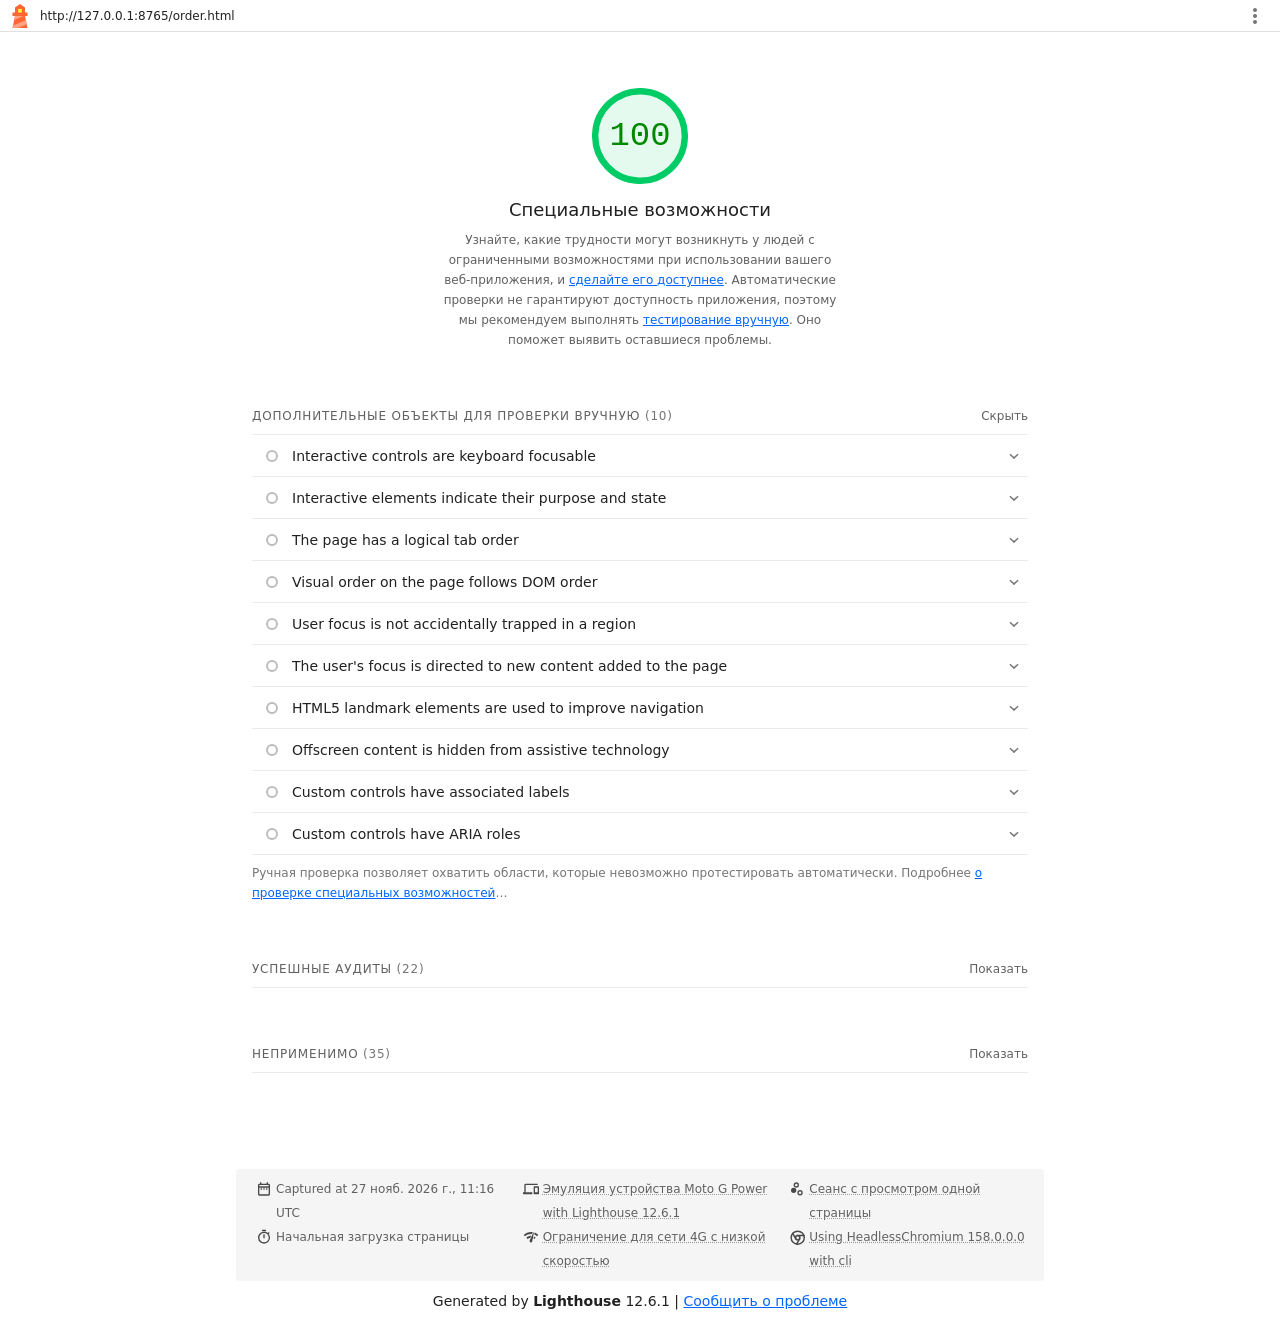
<file: lighthouse/accessibility-report-order.html>
<!--
@license
Copyright 2018 Google LLC
SPDX-License-Identifier: Apache-2.0
-->
<!doctype html>
<html lang="en">
<head>
  <meta charset="utf-8">
  <meta name="viewport" content="width=device-width, initial-scale=1, minimum-scale=1">
  <link rel="icon" href='data:image/svg+xml;utf8,<svg fill="none" xmlns="http://www.w3.org/2000/svg" viewBox="0 0 48 48"><path d="m14 7 10-7 10 7v10h5v7h-5l5 24H9l5-24H9v-7h5V7Z" fill="%23F63"/><path d="M31.561 24H14l-1.689 8.105L31.561 24ZM18.983 48H9l1.022-4.907L35.723 32.27l1.663 7.98L18.983 48Z" fill="%23FFA385"/><path fill="%23FF3" d="M20.5 10h7v7h-7z"/></svg>'>
  <title>Lighthouse Report</title>
  <style>body {margin: 0}</style>
</head>
<body>
  <noscript>Lighthouse report requires JavaScript. Please enable.</noscript>

  <div id="lh-log"></div>

  <script>window.__LIGHTHOUSE_JSON__ = {"lighthouseVersion":"12.6.1","requestedUrl":"http://127.0.0.1:8765/order.html","mainDocumentUrl":"http://127.0.0.1:8765/order.html","finalDisplayedUrl":"http://127.0.0.1:8765/order.html","finalUrl":"http://127.0.0.1:8765/order.html","fetchTime":"2026-11-27T11:16:42.102Z","gatherMode":"navigation","runWarnings":[],"userAgent":"Mozilla/5.0 (Windows NT 10.0; Win64; x64) AppleWebKit/537.36 (KHTML, like Gecko) HeadlessChrome/158.0.0.0 Safari/537.36","environment":{"networkUserAgent":"Mozilla/5.0 (Linux; Android 11; moto g power (2022)) AppleWebKit/537.36 (KHTML, like Gecko) Chrome/136.0.0.0 Mobile Safari/537.36","hostUserAgent":"Mozilla/5.0 (Windows NT 10.0; Win64; x64) AppleWebKit/537.36 (KHTML, like Gecko) HeadlessChrome/158.0.0.0 Safari/537.36","benchmarkIndex":3731.5,"credits":{"axe-core":"4.14.1"}},"audits":{"accesskeys":{"id":"accesskeys","title":"`[accesskey]`: значения уникальны","description":"Клавиши доступа позволяют быстро перейти к нужной части страницы. Для удобства навигации на каждую клавишу должно быть назначено только одно действие. Подробнее [о клавишах доступа](https://dequeuniversity.com/rules/axe/4.10/accesskeys)…","score":null,"scoreDisplayMode":"notApplicable"},"aria-allowed-attr":{"id":"aria-allowed-attr","title":"Атрибуты `[aria-*]` соответствуют своим ролям","description":"Каждая `role` ARIA поддерживает определенный набор атрибутов `aria-*`. Неверно присвоенные атрибуты `aria-*` будут недействительны. Подробнее о том, [как сопоставлять атрибуты ARIA с их ролями](https://dequeuniversity.com/rules/axe/4.10/aria-allowed-attr)…","score":1,"scoreDisplayMode":"binary","details":{"type":"table","headings":[],"items":[]}},"aria-allowed-role":{"id":"aria-allowed-role","title":"Роли ARIA назначены только совместимым элементам","description":"Многим элементам HTML разрешается назначать только определенные роли ARIA. Если роли ARIA используются неподходящим способом, это может ухудшить доступность веб-страницы. Подробнее [о ролях ARIA](https://dequeuniversity.com/rules/axe/4.10/aria-allowed-role)…","score":null,"scoreDisplayMode":"notApplicable"},"aria-command-name":{"id":"aria-command-name","title":"У элементов `button`, `link` и `menuitem` есть названия, доступные программам чтения с экрана","description":"Если у элемента нет названия, доступного программам чтения с экрана, пользователи услышат его общее название и не поймут, для чего он нужен. Подробнее о том, [как сделать элементы команд более доступными](https://dequeuniversity.com/rules/axe/4.10/aria-command-name)…","score":null,"scoreDisplayMode":"notApplicable"},"aria-conditional-attr":{"id":"aria-conditional-attr","title":"Атрибуты ARIA используются так, как указано для роли элемента","description":"Использовать некоторые атрибуты ARIA в элементе можно только при определенных условиях. Подробнее [об условных атрибутах ARIA](https://dequeuniversity.com/rules/axe/4.10/aria-conditional-attr)…","score":1,"scoreDisplayMode":"binary","details":{"type":"table","headings":[],"items":[]}},"aria-deprecated-role":{"id":"aria-deprecated-role","title":"Устаревшие роли ARIA не использовались","description":"Функции специальных возможностей могут некорректно обрабатывать устаревшие роли ARIA. Подробнее [об устаревших ролях ARIA](https://dequeuniversity.com/rules/axe/4.10/aria-deprecated-role)…","score":null,"scoreDisplayMode":"notApplicable"},"aria-dialog-name":{"id":"aria-dialog-name","title":"У элементов с атрибутом `role=\"dialog\"` или `role=\"alertdialog\"` есть доступные названия","description":"Если у элементов диалогового окна ARIA нет доступных имен, пользователи программ чтения с экрана могут не понимать назначение этих элементов. Подробнее о том, [как сделать элементы диалогового окна ARIA более доступными](https://dequeuniversity.com/rules/axe/4.10/aria-dialog-name)…","score":null,"scoreDisplayMode":"notApplicable"},"aria-hidden-body":{"id":"aria-hidden-body","title":"Элемент `\u003cbody>` в документе не содержит атрибут `[aria-hidden=\"true\"]`","description":"Программы чтения с экрана и другие технологии специальных возможностей могут работать некорректно, если для `\u003cbody>` задан атрибут `aria-hidden=\"true\"`. Подробнее о том, [как `aria-hidden` влияет на элемент body](https://dequeuniversity.com/rules/axe/4.10/aria-hidden-body)…","score":1,"scoreDisplayMode":"binary","details":{"type":"table","headings":[],"items":[]}},"aria-hidden-focus":{"id":"aria-hidden-focus","title":"Элементы, к которым применен атрибут `[aria-hidden=\"true\"]`, не содержат активных дочерних элементов","description":"Если для родительского элемента задан атрибут `[aria-hidden=\"true\"]`, то все его фокусируемые потомки становятся недоступны для программ чтения с экрана и других технологий специальных возможностей. Подробнее о том, [какое влияние `aria-hidden` оказывает на фокусируемые элементы](https://dequeuniversity.com/rules/axe/4.10/aria-hidden-focus)…","score":1,"scoreDisplayMode":"binary","details":{"type":"table","headings":[],"items":[]}},"aria-input-field-name":{"id":"aria-input-field-name","title":"У полей ввода ARIA есть доступные названия","description":"Если у поля ввода нет названия, доступного программам чтения с экрана, пользователи услышат его общее название и не поймут, для чего оно нужно. Подробнее [о ярлыках для полей ввода](https://dequeuniversity.com/rules/axe/4.10/aria-input-field-name)…","score":null,"scoreDisplayMode":"notApplicable"},"aria-meter-name":{"id":"aria-meter-name","title":"У элементов `meter` ARIA есть названия, доступные программам чтения с экрана","description":"Если у элемента счетчика нет названия, доступного программам чтения с экрана, пользователи услышат только общее название и не поймут, для чего он нужен. Подробнее о том, [как присваивать названия элементам \"`meter`\"](https://dequeuniversity.com/rules/axe/4.10/aria-meter-name)…","score":null,"scoreDisplayMode":"notApplicable"},"aria-progressbar-name":{"id":"aria-progressbar-name","title":"У элементов `progressbar` ARIA есть названия, доступные программам чтения с экрана","description":"Если у элемента `progressbar` нет названия, доступного программам чтения с экрана, пользователи услышат только его общее название и не поймут, для чего он нужен. Подробнее о том, [как присваивать ярлыки элементам `progressbar`](https://dequeuniversity.com/rules/axe/4.10/aria-progressbar-name)…","score":null,"scoreDisplayMode":"notApplicable"},"aria-prohibited-attr":{"id":"aria-prohibited-attr","title":"В элементах используются только разрешенные атрибуты ARIA","description":"Если атрибуты ARIA используются в ролях, для которых они запрещены, пользователи специальных возможностей могут не получать важную информацию. Подробнее [о запрещенных ролях ARIA](https://dequeuniversity.com/rules/axe/4.10/aria-prohibited-attr)…","score":1,"scoreDisplayMode":"binary","details":{"type":"table","headings":[],"items":[]}},"aria-required-attr":{"id":"aria-required-attr","title":"У элементов `[role]` есть все необходимые атрибуты `[aria-*]`","description":"К некоторым ролям ARIA необходимо добавлять атрибуты, описывающие состояние элемента для программ чтения с экрана. Подробнее [о ролях и необходимых атрибутах](https://dequeuniversity.com/rules/axe/4.10/aria-required-attr)…","score":null,"scoreDisplayMode":"notApplicable"},"aria-required-children":{"id":"aria-required-children","title":"В элементах с ролью ARIA `[role]` присутствуют все обязательные дочерние элементы, которые должны содержать определенный элемент `[role]`.","description":"Указав роль ARIA для родительского элемента, в некоторых случаях вы должны также задать определенные роли его дочерним элементам. Если этого не сделать, связанные с ARIA функции специальных возможностей будут работать неправильно. Подробнее [о ролях и необходимых дочерних элементах](https://dequeuniversity.com/rules/axe/4.10/aria-required-children)…","score":null,"scoreDisplayMode":"notApplicable"},"aria-required-parent":{"id":"aria-required-parent","title":"Элементы с атрибутом `[role]` содержатся в своих родительских элементах","description":"Некоторые дочерние элементы с ролями ARIA должны содержаться внутри определенных родительских элементов, иначе связанные с ними функции специальных возможностей будут работать неправильно. Подробнее [о ролях ARIA и необходимых родительских элементах](https://dequeuniversity.com/rules/axe/4.10/aria-required-parent)…","score":null,"scoreDisplayMode":"notApplicable"},"aria-roles":{"id":"aria-roles","title":"Недействительные значения атрибутов `[role]` отсутствуют","description":"Значения ролей ARIA должны быть допустимыми, иначе связанные с ними функции специальных возможностей будут работать неправильно. Подробнее о том, [какие роли ARIA можно указывать](https://dequeuniversity.com/rules/axe/4.10/aria-roles)…","score":null,"scoreDisplayMode":"notApplicable"},"aria-text":{"id":"aria-text","title":"У элементов атрибута `role=text` нет фокусируемых потомков","description":"Если добавить отделенный разметкой атрибут `role=text` перед текстовым узлом и после него, VoiceOver будет определять текст как одну фразу, но фокусируемые потомки не будут озвучиваться. Подробнее [об атрибуте `role=text`](https://dequeuniversity.com/rules/axe/4.10/aria-text)…","score":null,"scoreDisplayMode":"notApplicable"},"aria-toggle-field-name":{"id":"aria-toggle-field-name","title":"У переключателей ARIA есть доступные названия","description":"Если у переключателя нет названия, доступного программам чтения с экрана, пользователи услышат его общее название и не поймут, для чего он нужен. Подробнее [о переключателях](https://dequeuniversity.com/rules/axe/4.10/aria-toggle-field-name)…","score":null,"scoreDisplayMode":"notApplicable"},"aria-tooltip-name":{"id":"aria-tooltip-name","title":"У элементов `tooltip` ARIA есть названия, доступные программам чтения с экрана","description":"Если у элемента подсказки нет названия, доступного программам чтения с экрана, пользователи услышат только его общее название и не поймут, для чего он нужен. Подробнее о том, [как присваивать названия элементам \"`tooltip`\"](https://dequeuniversity.com/rules/axe/4.10/aria-tooltip-name)…","score":null,"scoreDisplayMode":"notApplicable"},"aria-treeitem-name":{"id":"aria-treeitem-name","title":"У элементов `treeitem` ARIA есть названия, доступные программам чтения с экрана","description":"Если у элемента `treeitem` нет названия, доступного программам чтения с экрана, пользователи услышат только его общее название и не поймут, для чего он нужен. Подробнее [о присваивании ярлыков элементам `treeitem`](https://dequeuniversity.com/rules/axe/4.10/aria-treeitem-name)…","score":null,"scoreDisplayMode":"notApplicable"},"aria-valid-attr-value":{"id":"aria-valid-attr-value","title":"Недействительные значения атрибутов `[aria-*]` отсутствуют","description":"Технологии специальных возможностей, например программы чтения с экрана, не могут распознавать атрибуты ARIA с недопустимыми значениями. Подробнее [о существующих значениях для атрибутов ARIA](https://dequeuniversity.com/rules/axe/4.10/aria-valid-attr-value)…","score":1,"scoreDisplayMode":"binary","details":{"type":"table","headings":[],"items":[]}},"aria-valid-attr":{"id":"aria-valid-attr","title":"Атрибуты `[aria-*]` действительны и написаны без ошибок","description":"Технологии специальных возможностей, например программы чтения с экрана, не могут распознавать атрибуты ARIA с недопустимыми названиями. Подробнее [о существующих атрибутах ARIA](https://dequeuniversity.com/rules/axe/4.10/aria-valid-attr)…","score":1,"scoreDisplayMode":"binary","details":{"type":"table","headings":[],"items":[]}},"button-name":{"id":"button-name","title":"Названия кнопок доступны программам чтения с экрана","description":"Если у кнопки нет названия, доступного программам чтения с экрана, пользователи услышат слово \"кнопка\", но не поймут, для чего она нужна. Подробнее о том, [как сделать кнопки более доступными](https://dequeuniversity.com/rules/axe/4.10/button-name)…","score":1,"scoreDisplayMode":"binary","details":{"type":"table","headings":[],"items":[]}},"bypass":{"id":"bypass","title":"Страница содержит заголовок, ссылку для пропуска контента или указание региона","description":"Чтобы пользователям было проще перемещаться по странице с помощью клавиатуры, добавьте возможность пропускать повторяющийся контент. Подробнее [о пропускаемых блоках данных](https://dequeuniversity.com/rules/axe/4.10/bypass)…","score":null,"scoreDisplayMode":"notApplicable"},"color-contrast":{"id":"color-contrast","title":"Цвета фона и переднего плана достаточно контрастны","description":"Многие пользователи не видят текст с низкой контрастностью, или им сложно его воспринимать. Подробнее о том, [как обеспечить достаточный цветовой контраст](https://dequeuniversity.com/rules/axe/4.10/color-contrast)…","score":1,"scoreDisplayMode":"binary","details":{"type":"table","headings":[],"items":[]}},"definition-list":{"id":"definition-list","title":"Элементы `\u003cdl>` содержат только правильно размещенные группы `\u003cdt>` и `\u003cdd>` и элементы `\u003cscript>`, `\u003ctemplate>` или `\u003cdiv>`.","description":"Если списки определений размечены с ошибками, программы чтения с экрана могут озвучивать их некорректно. Подробнее о том, [как правильно создавать списки определений](https://dequeuniversity.com/rules/axe/4.10/definition-list)…","score":null,"scoreDisplayMode":"notApplicable"},"dlitem":{"id":"dlitem","title":"Элементы списков определений расположены внутри элементов `\u003cdl>`","description":"Чтобы программы чтения с экрана правильно озвучивали элементы списков определений `\u003cdt>` и `\u003cdd>`, они должны располагаться внутри родительского элемента `\u003cdl>`. Подробнее о том, [как правильно создавать списки определений](https://dequeuniversity.com/rules/axe/4.10/dlitem)…","score":null,"scoreDisplayMode":"notApplicable"},"document-title":{"id":"document-title","title":"Документ содержит элемент `\u003ctitle>`","description":"Название (элемент title) нужно для того, чтобы программы чтения с экрана могли озвучивать название страницы. Также оно появляется в результатах поиска и позволяет определять, соответствует ли сайт запросу. Подробнее [о названиях документов](https://dequeuniversity.com/rules/axe/4.10/document-title)…","score":1,"scoreDisplayMode":"binary","details":{"type":"table","headings":[],"items":[]}},"duplicate-id-aria":{"id":"duplicate-id-aria","title":"Идентификаторы ARIA уникальны","description":"Значение идентификатора ARIA должно быть уникальным, поскольку технологии специальных возможностей могут игнорировать повторяющиеся идентификаторы. Подробнее о том, [как убрать копии идентификаторов ARIA](https://dequeuniversity.com/rules/axe/4.10/duplicate-id-aria)…","score":null,"scoreDisplayMode":"notApplicable"},"empty-heading":{"id":"empty-heading","title":"Во всех элементах заголовка есть содержимое","description":"Если у заголовка нет содержимого или текст недоступен, пользователи программы чтения с экрана не могут получить информацию о структуре страницы. Подробнее [о заголовках](https://dequeuniversity.com/rules/axe/4.10/empty-heading)…","score":null,"scoreDisplayMode":"notApplicable"},"form-field-multiple-labels":{"id":"form-field-multiple-labels","title":"В форме нет полей с несколькими ярлыками","description":"Когда программы чтения с экрана или другие технологии специальных возможностей обнаруживают поля формы с несколькими ярлыками, они озвучивают только первый, последний или все ярлыки. Это может запутать пользователей. Подробнее о том, [как использовать ярлыки формы](https://dequeuniversity.com/rules/axe/4.10/form-field-multiple-labels)…","score":null,"scoreDisplayMode":"notApplicable"},"frame-title":{"id":"frame-title","title":"У элементов `\u003cframe>` и `\u003ciframe>` есть атрибут title","description":"Чтобы программы чтения с экрана могли описывать содержимое фреймов, у каждого из них должно быть название (атрибут title). Подробнее [о названиях фреймов](https://dequeuniversity.com/rules/axe/4.10/frame-title)…","score":null,"scoreDisplayMode":"notApplicable"},"heading-order":{"id":"heading-order","title":"Элементы заголовков расположены последовательно в порядке убывания","description":"Когда заголовки расположены в правильном порядке и между их уровнями нет пропусков, они образуют семантическую структуру страницы. Благодаря этому навигация с помощью технологий специальных возможностей становится проще и понятнее. Подробнее [о расположении заголовков](https://dequeuniversity.com/rules/axe/4.10/heading-order)…","score":1,"scoreDisplayMode":"binary","details":{"type":"table","headings":[],"items":[]}},"html-has-lang":{"id":"html-has-lang","title":"Элемент `\u003chtml>` содержит атрибут `[lang]`","description":"Если для страницы не указан атрибут `lang`, программа чтения с экрана предполагает, что текст приведен на языке по умолчанию, выбранном пользователем при установке программы. Если текст написан на другом языке, он может озвучиваться некорректно. Подробнее [об атрибуте `lang`](https://dequeuniversity.com/rules/axe/4.10/html-has-lang)…","score":1,"scoreDisplayMode":"binary","details":{"type":"table","headings":[],"items":[]}},"html-lang-valid":{"id":"html-lang-valid","title":"Для элемента `\u003chtml>` указано действительное значение атрибута `[lang]`","description":"Чтобы программы чтения с экрана правильно озвучивали текст, укажите допустимый [языковой тег BCP 47](https://www.w3.org/International/questions/qa-choosing-language-tags#question). Подробнее о том, [как использовать атрибут `lang`](https://dequeuniversity.com/rules/axe/4.10/html-lang-valid)…","score":1,"scoreDisplayMode":"binary","details":{"type":"table","headings":[],"items":[]}},"html-xml-lang-mismatch":{"id":"html-xml-lang-mismatch","title":"У элемента `\u003chtml>` есть атрибут `[xml:lang]`, основной язык которого совпадает с языком в атрибуте `[lang]`","description":"Если для веб-страницы не указан подходящий язык, программа чтения с экрана может озвучивать текст некорректно. Подробнее [об атрибуте `lang`](https://dequeuniversity.com/rules/axe/4.10/html-xml-lang-mismatch)…","score":null,"scoreDisplayMode":"notApplicable"},"identical-links-same-purpose":{"id":"identical-links-same-purpose","title":"У одинаковых ссылок одно назначение","description":"У ссылок с одним назначением должно быть одинаковое описание. Так пользователь поймет, куда они ведут, и решит, следует ли по ним переходить. Подробнее [об одинаковых ссылках](https://dequeuniversity.com/rules/axe/4.10/identical-links-same-purpose)…","score":null,"scoreDisplayMode":"notApplicable"},"image-alt":{"id":"image-alt","title":"У элементов изображений есть атрибут `[alt]`","description":"В информационных элементах должен содержаться короткий и ясный альтернативный текст. Если элемент декоративный, то атрибут alt для него можно оставить пустым. Подробнее [об атрибуте `alt`](https://dequeuniversity.com/rules/axe/4.10/image-alt)…","score":null,"scoreDisplayMode":"notApplicable"},"image-redundant-alt":{"id":"image-redundant-alt","title":"У изображений нет атрибутов `[alt]`, представляющих собой избыточный текст","description":"В информационных элементах должен содержаться короткий и ясный альтернативный текст. Если он будет повторять текст рядом со ссылкой или изображением, то одна и та же фраза может прозвучать дважды, что собьет с толку пользователей программы чтения с экрана. Подробнее [об атрибуте `alt`](https://dequeuniversity.com/rules/axe/4.10/image-redundant-alt)…","score":null,"scoreDisplayMode":"notApplicable"},"input-button-name":{"id":"input-button-name","title":"Текст кнопок ввода легко различим","description":"Добавьте к кнопкам ввода легко различимый текст, чтобы пользователи программы чтения с экрана могли понимать их назначение. Подробнее [о кнопках ввода](https://dequeuniversity.com/rules/axe/4.10/input-button-name)…","score":null,"scoreDisplayMode":"notApplicable"},"input-image-alt":{"id":"input-image-alt","title":"Элементы `\u003cinput type=\"image\">` содержат атрибут `[alt]`","description":"Если в элементе `\u003cinput>` в качестве кнопки используется изображение, добавьте альтернативный текст, описывающий назначение этой кнопки для программ чтения с экрана. Подробнее [об альтернативном тексте для изображения в элементе ввода](https://dequeuniversity.com/rules/axe/4.10/input-image-alt)…","score":null,"scoreDisplayMode":"notApplicable"},"label-content-name-mismatch":{"id":"label-content-name-mismatch","title":"У элементов с видимыми текстовыми метками есть подходящие доступные названия","description":"Видимые текстовые метки, которые не совпадают с доступными названиями, могут запутать пользователей программ чтения с экрана. Подробнее [о доступных названиях](https://dequeuniversity.com/rules/axe/4.10/label-content-name-mismatch)…","score":1,"scoreDisplayMode":"binary","details":{"type":"table","headings":[],"items":[]}},"label":{"id":"label","title":"Элементам формы присвоены соответствующие ярлыки","description":"Ярлыки нужны для того, чтобы программы чтения с экрана и другие технологии специальных возможностей могли правильно озвучивать элементы управления формой. Подробнее [о ярлыках для элементов формы](https://dequeuniversity.com/rules/axe/4.10/label)…","score":1,"scoreDisplayMode":"binary","details":{"type":"table","headings":[],"items":[]}},"landmark-one-main":{"id":"landmark-one-main","title":"В документе есть ориентир main","description":"Если добавить ориентир main, пользователям программы чтения с экрана будет удобнее перемещаться по веб-странице. Подробнее [об ориентирах](https://dequeuniversity.com/rules/axe/4.10/landmark-one-main)…","score":null,"scoreDisplayMode":"notApplicable"},"link-name":{"id":"link-name","title":"Текст ссылок различим для программ чтения с экрана","description":"Текст ссылок (как и альтернативный текст для изображений, используемых в качестве ссылок) должен быть уникальным, фокусируемым и доступным для программ чтения с экрана. Подробнее о том, [как сделать ссылки доступными для программ с технологиями специальных возможностей](https://dequeuniversity.com/rules/axe/4.10/link-name)…","score":1,"scoreDisplayMode":"binary","details":{"type":"table","headings":[],"items":[]}},"link-in-text-block":{"id":"link-in-text-block","title":"Ссылки можно различить, не опираясь на цвет","description":"Многие пользователи не видят текст с низкой контрастностью, или им сложно его воспринимать. Хорошо различимый текст ссылки облегчает работу людям со слабым зрением. Подробнее о том, [как сделать ссылку хорошо различимой](https://dequeuniversity.com/rules/axe/4.10/link-in-text-block)…","score":null,"scoreDisplayMode":"notApplicable"},"list":{"id":"list","title":"В списках содержатся только элементы `\u003cli>` и элементы поддержки скрипта (`\u003cscript>` и `\u003ctemplate>`)","description":"Используйте правильную структуру кода при верстке списков, иначе программы чтения с экрана будут некорректно их озвучивать. Подробнее [о правильной структуре списков](https://dequeuniversity.com/rules/axe/4.10/list)…","score":1,"scoreDisplayMode":"binary","details":{"type":"table","headings":[],"items":[]}},"listitem":{"id":"listitem","title":"Элементы списка (`\u003cli>`) расположены внутри родительских элементов `\u003cul>`, `\u003col>` или `\u003cmenu>`","description":"Чтобы программы чтения с экрана правильно озвучивали списки, элементы `\u003cli>` должны располагаться внутри родительских элементов `\u003cul>`, `\u003col>` или `\u003cmenu>`. Подробнее [о правильной структуре списков](https://dequeuniversity.com/rules/axe/4.10/listitem)…","score":1,"scoreDisplayMode":"binary","details":{"type":"table","headings":[],"items":[]}},"meta-refresh":{"id":"meta-refresh","title":"В документе не используется метатег `\u003cmeta http-equiv=\"refresh\">`","description":"Когда страница обновляется автоматически, фокус, используемый программами для чтения с экрана, перемещается в верхнюю часть. Это может мешать работе пользователей и вызывать у них негативные эмоции. Подробнее [о метатеге refresh](https://dequeuniversity.com/rules/axe/4.10/meta-refresh)…","score":null,"scoreDisplayMode":"notApplicable"},"meta-viewport":{"id":"meta-viewport","title":"Атрибут `[user-scalable=\"no\"]` не используется в элементе `\u003cmeta name=\"viewport\">`, и значение атрибута `[maximum-scale]` больше или равно 5","description":"Не отключайте масштабирование. Эта функция помогает слабовидящим пользователям читать информацию на веб-страницах. Подробнее [о метатеге viewport](https://dequeuniversity.com/rules/axe/4.10/meta-viewport)…","score":1,"scoreDisplayMode":"binary","details":{"type":"table","headings":[],"items":[]}},"object-alt":{"id":"object-alt","title":"У элементов `\u003cobject>` есть альтернативный текст","description":"Чтобы программы чтения с экрана могли зачитывать содержимое элементов `\u003cobject>`, добавьте к ним альтернативный текст. Подробнее [об альтернативном тексте для элементов `object`](https://dequeuniversity.com/rules/axe/4.10/object-alt)…","score":null,"scoreDisplayMode":"notApplicable"},"select-name":{"id":"select-name","title":"У элементов select есть связанные элементы label","description":"Элементы формы без эффективных меток могут доставить неудобства пользователям программы чтения с экрана. Подробнее [об элементе `select`](https://dequeuniversity.com/rules/axe/4.10/select-name)…","score":1,"scoreDisplayMode":"binary","details":{"type":"table","headings":[],"items":[]}},"skip-link":{"id":"skip-link","title":"Ссылки для пропуска контента фокусируемые","description":"Добавьте ссылку для пропуска контента, чтобы пользователи могли сразу перейти к основному контенту. [Подробнее…](https://dequeuniversity.com/rules/axe/4.10/skip-link)","score":1,"scoreDisplayMode":"binary","details":{"type":"table","headings":[],"items":[]}},"tabindex":{"id":"tabindex","title":"Нет элементов со значением атрибута `[tabindex]` выше 0","description":"Значение больше 0 подразумевает явное указание порядка навигации. Это может создавать трудности для пользователей с ограниченными возможностями. Подробнее [об атрибуте `tabindex`](https://dequeuniversity.com/rules/axe/4.10/tabindex)…","score":1,"scoreDisplayMode":"binary","details":{"type":"table","headings":[],"items":[]}},"table-duplicate-name":{"id":"table-duplicate-name","title":"В таблицах указаны разные значения для атрибута summary и элемента `\u003ccaption>`","description":"Атрибут summary должен описывать структуру таблицы, а в элементе `\u003ccaption>` требуется указать экранный заголовок. Точная разметка таблиц упрощает работу пользователей программ чтения с экрана. Подробнее [об атрибуте summary и элементе caption](https://dequeuniversity.com/rules/axe/4.10/table-duplicate-name)…","score":null,"scoreDisplayMode":"notApplicable"},"table-fake-caption":{"id":"table-fake-caption","title":"Для обозначения подписей в таблицах используется элемент `\u003ccaption>` вместо ячеек с атрибутом `[colspan]`","description":"Чтобы пользователям было проще перемещаться по таблицам с помощью программ чтения с экрана, не используйте в таблицах ячейки с атрибутом `[colspan]` для обозначения подписей. Подробнее [о подписях](https://dequeuniversity.com/rules/axe/4.10/table-fake-caption)…","score":null,"scoreDisplayMode":"notApplicable"},"target-size":{"id":"target-size","title":"Области прикосновения и расстояние между ними достаточно большие","description":"Области прикосновения должны быть достаточно большими, как и расстояние между ними. Так пользователям, у которых могут возникнуть трудности с нажатием на небольшие элементы управления, будет проще выбрать нужный. Подробнее [об областях прикосновения](https://dequeuniversity.com/rules/axe/4.10/target-size)…","score":1,"scoreDisplayMode":"binary","details":{"type":"table","headings":[],"items":[]}},"td-has-header":{"id":"td-has-header","title":"У элементов `\u003ctd>` есть один или несколько заголовков в большой таблице `\u003ctable>`","description":"Чтобы пользователям было проще перемещаться по таблицам с помощью программ чтения с экрана, рекомендуем добавлять заголовки для элементов `\u003ctd>` в больших таблицах (состоящих из трех или более ячеек в высоту и ширину). Подробнее [о заголовках таблиц](https://dequeuniversity.com/rules/axe/4.10/td-has-header)…","score":null,"scoreDisplayMode":"notApplicable"},"td-headers-attr":{"id":"td-headers-attr","title":"Ячейки внутри элемента `\u003ctable>`, в которых используется атрибут `[headers]`, ссылаются на ячейки той же таблицы.","description":"Чтобы пользователям было проще перемещаться по таблицам с помощью программ чтения с экрана, убедитесь, что ячейки (элементы `\u003ctd>`) с атрибутом `[headers]` ссылаются только на другие ячейки в той же таблице. Подробнее [об атрибуте `headers`](https://dequeuniversity.com/rules/axe/4.10/td-headers-attr)…","score":null,"scoreDisplayMode":"notApplicable"},"th-has-data-cells":{"id":"th-has-data-cells","title":"В элементах `\u003cth>` и элементах с атрибутом `[role=\"columnheader\"/\"rowheader\"]` есть описываемые ими ячейки с данными","description":"Чтобы пользователям было проще перемещаться по таблицам с помощью программ чтения с экрана, убедитесь, что все заголовки в таблицах ссылаются на тот или иной набор ячеек. Подробнее [о заголовках таблиц](https://dequeuniversity.com/rules/axe/4.10/th-has-data-cells)…","score":null,"scoreDisplayMode":"notApplicable"},"valid-lang":{"id":"valid-lang","title":"Недействительные значения атрибутов `[lang]` отсутствуют","description":"Чтобы программы чтения с экрана правильно озвучивали текст, укажите для элементов допустимый [языковой тег BCP 47](https://www.w3.org/International/questions/qa-choosing-language-tags#question). Подробнее о том, [как использовать атрибут `lang`](https://dequeuniversity.com/rules/axe/4.10/valid-lang)…","score":null,"scoreDisplayMode":"notApplicable"},"video-caption":{"id":"video-caption","title":"Элементы `\u003cvideo>` содержат элемент `\u003ctrack>` с атрибутом `[kind=\"captions\"]`","description":"Чтобы информация, озвучиваемая в видео, была доступна людям с нарушениями слуха, добавьте субтитры. Подробнее [о субтитрах в видео](https://dequeuniversity.com/rules/axe/4.10/video-caption)…","score":null,"scoreDisplayMode":"notApplicable"},"custom-controls-labels":{"id":"custom-controls-labels","title":"Custom controls have associated labels","description":"Custom interactive controls have associated labels, provided by aria-label or aria-labelledby. [Learn more about custom controls and labels](https://developer.chrome.com/docs/lighthouse/accessibility/custom-controls-labels/).","score":null,"scoreDisplayMode":"manual"},"custom-controls-roles":{"id":"custom-controls-roles","title":"Custom controls have ARIA roles","description":"Custom interactive controls have appropriate ARIA roles. [Learn how to add roles to custom controls](https://developer.chrome.com/docs/lighthouse/accessibility/custom-control-roles/).","score":null,"scoreDisplayMode":"manual"},"focus-traps":{"id":"focus-traps","title":"User focus is not accidentally trapped in a region","description":"A user can tab into and out of any control or region without accidentally trapping their focus. [Learn how to avoid focus traps](https://developer.chrome.com/docs/lighthouse/accessibility/focus-traps/).","score":null,"scoreDisplayMode":"manual"},"focusable-controls":{"id":"focusable-controls","title":"Interactive controls are keyboard focusable","description":"Custom interactive controls are keyboard focusable and display a focus indicator. [Learn how to make custom controls focusable](https://developer.chrome.com/docs/lighthouse/accessibility/focusable-controls/).","score":null,"scoreDisplayMode":"manual"},"interactive-element-affordance":{"id":"interactive-element-affordance","title":"Interactive elements indicate their purpose and state","description":"Interactive elements, such as links and buttons, should indicate their state and be distinguishable from non-interactive elements. [Learn how to decorate interactive elements with affordance hints](https://developer.chrome.com/docs/lighthouse/accessibility/interactive-element-affordance/).","score":null,"scoreDisplayMode":"manual"},"logical-tab-order":{"id":"logical-tab-order","title":"The page has a logical tab order","description":"Tabbing through the page follows the visual layout. Users cannot focus elements that are offscreen. [Learn more about logical tab ordering](https://developer.chrome.com/docs/lighthouse/accessibility/logical-tab-order/).","score":null,"scoreDisplayMode":"manual"},"managed-focus":{"id":"managed-focus","title":"The user's focus is directed to new content added to the page","description":"If new content, such as a dialog, is added to the page, the user's focus is directed to it. [Learn how to direct focus to new content](https://developer.chrome.com/docs/lighthouse/accessibility/managed-focus/).","score":null,"scoreDisplayMode":"manual"},"offscreen-content-hidden":{"id":"offscreen-content-hidden","title":"Offscreen content is hidden from assistive technology","description":"Offscreen content is hidden with display: none or aria-hidden=true. [Learn how to properly hide offscreen content](https://developer.chrome.com/docs/lighthouse/accessibility/offscreen-content-hidden/).","score":null,"scoreDisplayMode":"manual"},"use-landmarks":{"id":"use-landmarks","title":"HTML5 landmark elements are used to improve navigation","description":"Landmark elements (`\u003cmain>`, `\u003cnav>`, etc.) are used to improve the keyboard navigation of the page for assistive technology. [Learn more about landmark elements](https://developer.chrome.com/docs/lighthouse/accessibility/use-landmarks/).","score":null,"scoreDisplayMode":"manual"},"visual-order-follows-dom":{"id":"visual-order-follows-dom","title":"Visual order on the page follows DOM order","description":"DOM order matches the visual order, improving navigation for assistive technology. [Learn more about DOM and visual ordering](https://developer.chrome.com/docs/lighthouse/accessibility/visual-order-follows-dom/).","score":null,"scoreDisplayMode":"manual"}},"configSettings":{"output":["html"],"maxWaitForFcp":30000,"maxWaitForLoad":45000,"pauseAfterFcpMs":1000,"pauseAfterLoadMs":1000,"networkQuietThresholdMs":1000,"cpuQuietThresholdMs":1000,"formFactor":"mobile","throttling":{"rttMs":150,"throughputKbps":1638.4,"requestLatencyMs":562.5,"downloadThroughputKbps":1474.5600000000002,"uploadThroughputKbps":675,"cpuSlowdownMultiplier":4},"throttlingMethod":"simulate","screenEmulation":{"mobile":true,"width":412,"height":823,"deviceScaleFactor":1.75,"disabled":false},"emulatedUserAgent":"Mozilla/5.0 (Linux; Android 11; moto g power (2022)) AppleWebKit/537.36 (KHTML, like Gecko) Chrome/136.0.0.0 Mobile Safari/537.36","auditMode":false,"gatherMode":false,"clearStorageTypes":["file_systems","shader_cache","service_workers","cache_storage"],"disableStorageReset":false,"debugNavigation":false,"channel":"cli","usePassiveGathering":false,"disableFullPageScreenshot":false,"skipAboutBlank":false,"blankPage":"about:blank","ignoreStatusCode":false,"locale":"ru","blockedUrlPatterns":null,"additionalTraceCategories":null,"extraHeaders":null,"precomputedLanternData":null,"onlyAudits":null,"onlyCategories":["accessibility"],"skipAudits":null},"categories":{"accessibility":{"title":"Специальные возможности","description":"Узнайте, какие трудности могут возникнуть у людей с ограниченными возможностями при использовании вашего веб-приложения, и [сделайте его доступнее](https://developer.chrome.com/docs/lighthouse/accessibility/). Автоматические проверки не гарантируют доступность приложения, поэтому мы рекомендуем выполнять [тестирование вручную](https://web.dev/articles/how-to-review). Оно поможет выявить оставшиеся проблемы.","manualDescription":"Ручная проверка позволяет охватить области, которые невозможно протестировать автоматически. Подробнее [о проверке специальных возможностей](https://web.dev/articles/how-to-review)…","supportedModes":["navigation","snapshot"],"auditRefs":[{"id":"accesskeys","weight":0,"group":"a11y-navigation"},{"id":"aria-allowed-attr","weight":10,"group":"a11y-aria"},{"id":"aria-allowed-role","weight":0,"group":"a11y-aria"},{"id":"aria-command-name","weight":0,"group":"a11y-aria"},{"id":"aria-conditional-attr","weight":7,"group":"a11y-aria"},{"id":"aria-deprecated-role","weight":0,"group":"a11y-aria"},{"id":"aria-dialog-name","weight":0,"group":"a11y-aria"},{"id":"aria-hidden-body","weight":10,"group":"a11y-aria"},{"id":"aria-hidden-focus","weight":7,"group":"a11y-aria"},{"id":"aria-input-field-name","weight":0,"group":"a11y-aria"},{"id":"aria-meter-name","weight":0,"group":"a11y-aria"},{"id":"aria-progressbar-name","weight":0,"group":"a11y-aria"},{"id":"aria-prohibited-attr","weight":7,"group":"a11y-aria"},{"id":"aria-required-attr","weight":0,"group":"a11y-aria"},{"id":"aria-required-children","weight":0,"group":"a11y-aria"},{"id":"aria-required-parent","weight":0,"group":"a11y-aria"},{"id":"aria-roles","weight":0,"group":"a11y-aria"},{"id":"aria-text","weight":0,"group":"a11y-aria"},{"id":"aria-toggle-field-name","weight":0,"group":"a11y-aria"},{"id":"aria-tooltip-name","weight":0,"group":"a11y-aria"},{"id":"aria-treeitem-name","weight":0,"group":"a11y-aria"},{"id":"aria-valid-attr-value","weight":10,"group":"a11y-aria"},{"id":"aria-valid-attr","weight":10,"group":"a11y-aria"},{"id":"button-name","weight":10,"group":"a11y-names-labels"},{"id":"bypass","weight":0,"group":"a11y-navigation"},{"id":"color-contrast","weight":7,"group":"a11y-color-contrast"},{"id":"definition-list","weight":0,"group":"a11y-tables-lists"},{"id":"dlitem","weight":0,"group":"a11y-tables-lists"},{"id":"document-title","weight":7,"group":"a11y-names-labels"},{"id":"duplicate-id-aria","weight":0,"group":"a11y-aria"},{"id":"form-field-multiple-labels","weight":0,"group":"a11y-names-labels"},{"id":"frame-title","weight":0,"group":"a11y-names-labels"},{"id":"heading-order","weight":3,"group":"a11y-navigation"},{"id":"html-has-lang","weight":7,"group":"a11y-language"},{"id":"html-lang-valid","weight":7,"group":"a11y-language"},{"id":"html-xml-lang-mismatch","weight":0,"group":"a11y-language"},{"id":"image-alt","weight":0,"group":"a11y-names-labels"},{"id":"image-redundant-alt","weight":0,"group":"a11y-names-labels"},{"id":"input-button-name","weight":0,"group":"a11y-names-labels"},{"id":"input-image-alt","weight":0,"group":"a11y-names-labels"},{"id":"label","weight":7,"group":"a11y-names-labels"},{"id":"link-in-text-block","weight":0,"group":"a11y-color-contrast"},{"id":"link-name","weight":7,"group":"a11y-names-labels"},{"id":"list","weight":7,"group":"a11y-tables-lists"},{"id":"listitem","weight":7,"group":"a11y-tables-lists"},{"id":"meta-refresh","weight":0,"group":"a11y-best-practices"},{"id":"meta-viewport","weight":10,"group":"a11y-best-practices"},{"id":"object-alt","weight":0,"group":"a11y-names-labels"},{"id":"select-name","weight":7,"group":"a11y-names-labels"},{"id":"skip-link","weight":3,"group":"a11y-names-labels"},{"id":"tabindex","weight":7,"group":"a11y-navigation"},{"id":"table-duplicate-name","weight":0,"group":"a11y-tables-lists"},{"id":"target-size","weight":7,"group":"a11y-best-practices"},{"id":"td-headers-attr","weight":0,"group":"a11y-tables-lists"},{"id":"th-has-data-cells","weight":0,"group":"a11y-tables-lists"},{"id":"valid-lang","weight":0,"group":"a11y-language"},{"id":"video-caption","weight":0,"group":"a11y-audio-video"},{"id":"focusable-controls","weight":0},{"id":"interactive-element-affordance","weight":0},{"id":"logical-tab-order","weight":0},{"id":"visual-order-follows-dom","weight":0},{"id":"focus-traps","weight":0},{"id":"managed-focus","weight":0},{"id":"use-landmarks","weight":0},{"id":"offscreen-content-hidden","weight":0},{"id":"custom-controls-labels","weight":0},{"id":"custom-controls-roles","weight":0},{"id":"empty-heading","weight":0,"group":"hidden"},{"id":"identical-links-same-purpose","weight":0,"group":"hidden"},{"id":"landmark-one-main","weight":0,"group":"hidden"},{"id":"label-content-name-mismatch","weight":0,"group":"hidden"},{"id":"table-fake-caption","weight":0,"group":"hidden"},{"id":"td-has-header","weight":0,"group":"hidden"}],"id":"accessibility","score":1}},"categoryGroups":{"metrics":{"title":"Показатели"},"insights":{"title":"Insights","description":"These insights are also available in the Chrome DevTools Performance Panel - [record a trace](https://developer.chrome.com/docs/devtools/performance/reference) to view more detailed information."},"diagnostics":{"title":"Диагностика","description":"Подробная информация о производительности вашего приложения. Эти цифры не влияют на показатель производительности [напрямую](https://developer.chrome.com/docs/lighthouse/performance/performance-scoring/)."},"a11y-best-practices":{"title":"Рекомендации","description":"Проверьте, соответствует ли ваш сайт рекомендациям по оптимизации для поисковых систем."},"a11y-color-contrast":{"title":"Контрастность","description":"Проверьте, хорошо ли виден ваш текст."},"a11y-names-labels":{"title":"Названия и ярлыки","description":"Проверьте, насколько элементы управления в вашем приложении различимы для программ чтения с экрана."},"a11y-navigation":{"title":"Навигация","description":"Проверьте, удобно ли пользователям перемещаться по вашему приложению с помощью клавиатуры."},"a11y-aria":{"title":"ARIA","description":"Проверьте, правильно ли заданы атрибуты ARIA. Они облегчают работу с вашим приложением пользователям с ограниченными возможностями."},"a11y-language":{"title":"Интернационализация и локализация","description":"Проверьте, правильно ли заданы атрибуты языков для программ чтения с экрана."},"a11y-audio-video":{"title":"Аудио и видео","description":"Проверьте, доступны ли на вашем сайте описания для аудио- и видеоконтента. Это сделает сайт удобнее для пользователей с нарушениями зрения и слуха."},"a11y-tables-lists":{"title":"Таблицы и списки","description":"Проверьте, насколько эффективно программы чтения с экрана распознают данные в таблицах и списках на вашем сайте."},"seo-mobile":{"title":"Оптимизация для мобильных устройств","description":"Убедитесь, что ваши страницы оптимизированы для мобильных устройств, чтобы пользователям не приходилось менять масштаб страниц или подстраивать их под размер экрана. Подробнее о том, [как оптимизировать страницы для мобильных устройств](https://developers.google.com/search/mobile-sites/)…"},"seo-content":{"title":"Рекомендации в отношении контента","description":"Оптимизируйте HTML-код, чтобы поисковые роботы могли лучше проанализировать контент приложения."},"seo-crawl":{"title":"Сканирование и индексирование","description":"Чтобы ваше приложение появлялось в результатах поиска, предоставьте доступ к нему поисковым роботам."},"best-practices-trust-safety":{"title":"Надежность и безопасность"},"best-practices-ux":{"title":"Удобство для пользователей"},"best-practices-browser-compat":{"title":"Совместимость с браузерами"},"best-practices-general":{"title":"Общие рекомендации"},"hidden":{"title":""}},"stackPacks":[],"entities":[{"name":"127.0.0.1","origins":["http://127.0.0.1:8765"],"isFirstParty":true,"isUnrecognized":true}],"fullPageScreenshot":{"screenshot":{"data":"[data-uri]","width":412,"height":1586},"nodes":{"1-0-SPAN":{"id":"","top":1530,"bottom":1563,"left":367,"right":378,"width":11,"height":33},"1-1-A":{"id":"","top":1522,"bottom":1570,"left":348,"right":396,"width":48,"height":48}}},"timing":{"entries":[{"startTime":2217.8,"name":"lh:config","duration":717.7,"entryType":"measure"},{"startTime":2218.87,"name":"lh:config:resolveArtifactsToDefns","duration":83,"entryType":"measure"},{"startTime":2935.61,"name":"lh:runner:gather","duration":6215.77,"entryType":"measure"},{"startTime":2994.14,"name":"lh:driver:connect","duration":5.13,"entryType":"measure"},{"startTime":2999.49,"name":"lh:driver:navigate","duration":14.7,"entryType":"measure"},{"startTime":3014.62,"name":"lh:gather:getBenchmarkIndex","duration":1007.37,"entryType":"measure"},{"startTime":4022.17,"name":"lh:gather:getVersion","duration":0.7,"entryType":"measure"},{"startTime":4023.88,"name":"lh:prepare:navigationMode","duration":54.84,"entryType":"measure"},{"startTime":4035.3,"name":"lh:storage:clearDataForOrigin","duration":12.82,"entryType":"measure"},{"startTime":4048.32,"name":"lh:storage:clearBrowserCaches","duration":28.78,"entryType":"measure"},{"startTime":4077.82,"name":"lh:gather:prepareThrottlingAndNetwork","duration":0.86,"entryType":"measure"},{"startTime":4082.59,"name":"lh:driver:navigate","duration":2437.01,"entryType":"measure"},{"startTime":6522.82,"name":"lh:computed:NetworkRecords","duration":0.51,"entryType":"measure"},{"startTime":6523.61,"name":"lh:gather:getArtifact:DevtoolsLog","duration":0.02,"entryType":"measure"},{"startTime":6523.64,"name":"lh:gather:getArtifact:Accessibility","duration":193.71,"entryType":"measure"},{"startTime":6717.59,"name":"lh:gather:getArtifact:NetworkUserAgent","duration":0.07,"entryType":"measure"},{"startTime":6717.67,"name":"lh:gather:getArtifact:Stacks","duration":11,"entryType":"measure"},{"startTime":6717.74,"name":"lh:gather:collectStacks","duration":10.9,"entryType":"measure"},{"startTime":6728.7,"name":"lh:gather:getArtifact:FullPageScreenshot","duration":2407.7,"entryType":"measure"},{"startTime":9151.62,"name":"lh:runner:audit","duration":147.61,"entryType":"measure"},{"startTime":9151.7,"name":"lh:runner:auditing","duration":147.21,"entryType":"measure"},{"startTime":9153.11,"name":"lh:audit:accesskeys","duration":1.56,"entryType":"measure"},{"startTime":9155.04,"name":"lh:audit:aria-allowed-attr","duration":4.55,"entryType":"measure"},{"startTime":9159.96,"name":"lh:audit:aria-allowed-role","duration":1.23,"entryType":"measure"},{"startTime":9161.47,"name":"lh:audit:aria-command-name","duration":1.01,"entryType":"measure"},{"startTime":9162.77,"name":"lh:audit:aria-conditional-attr","duration":3.31,"entryType":"measure"},{"startTime":9166.32,"name":"lh:audit:aria-deprecated-role","duration":0.78,"entryType":"measure"},{"startTime":9167.31,"name":"lh:audit:aria-dialog-name","duration":0.72,"entryType":"measure"},{"startTime":9168.23,"name":"lh:audit:aria-hidden-body","duration":2.99,"entryType":"measure"},{"startTime":9171.73,"name":"lh:audit:aria-hidden-focus","duration":3.56,"entryType":"measure"},{"startTime":9175.53,"name":"lh:audit:aria-input-field-name","duration":1.03,"entryType":"measure"},{"startTime":9176.86,"name":"lh:audit:aria-meter-name","duration":1.38,"entryType":"measure"},{"startTime":9178.51,"name":"lh:audit:aria-progressbar-name","duration":1.22,"entryType":"measure"},{"startTime":9179.94,"name":"lh:audit:aria-prohibited-attr","duration":2.11,"entryType":"measure"},{"startTime":9182.21,"name":"lh:audit:aria-required-attr","duration":0.98,"entryType":"measure"},{"startTime":9183.43,"name":"lh:audit:aria-required-children","duration":0.9,"entryType":"measure"},{"startTime":9184.47,"name":"lh:audit:aria-required-parent","duration":0.94,"entryType":"measure"},{"startTime":9185.61,"name":"lh:audit:aria-roles","duration":1.41,"entryType":"measure"},{"startTime":9187.25,"name":"lh:audit:aria-text","duration":1.71,"entryType":"measure"},{"startTime":9189.24,"name":"lh:audit:aria-toggle-field-name","duration":1.42,"entryType":"measure"},{"startTime":9190.88,"name":"lh:audit:aria-tooltip-name","duration":1.34,"entryType":"measure"},{"startTime":9192.39,"name":"lh:audit:aria-treeitem-name","duration":1.34,"entryType":"measure"},{"startTime":9193.93,"name":"lh:audit:aria-valid-attr-value","duration":2.35,"entryType":"measure"},{"startTime":9196.44,"name":"lh:audit:aria-valid-attr","duration":2.31,"entryType":"measure"},{"startTime":9198.93,"name":"lh:audit:button-name","duration":2.34,"entryType":"measure"},{"startTime":9201.44,"name":"lh:audit:bypass","duration":3,"entryType":"measure"},{"startTime":9204.59,"name":"lh:audit:color-contrast","duration":2.35,"entryType":"measure"},{"startTime":9207.18,"name":"lh:audit:definition-list","duration":1.3,"entryType":"measure"},{"startTime":9208.68,"name":"lh:audit:dlitem","duration":1.3,"entryType":"measure"},{"startTime":9210.18,"name":"lh:audit:document-title","duration":2.21,"entryType":"measure"},{"startTime":9212.59,"name":"lh:audit:duplicate-id-aria","duration":2.69,"entryType":"measure"},{"startTime":9215.47,"name":"lh:audit:empty-heading","duration":2.63,"entryType":"measure"},{"startTime":9218.29,"name":"lh:audit:form-field-multiple-labels","duration":2.46,"entryType":"measure"},{"startTime":9220.98,"name":"lh:audit:frame-title","duration":1.62,"entryType":"measure"},{"startTime":9222.77,"name":"lh:audit:heading-order","duration":2.53,"entryType":"measure"},{"startTime":9225.57,"name":"lh:audit:html-has-lang","duration":2.57,"entryType":"measure"},{"startTime":9228.33,"name":"lh:audit:html-lang-valid","duration":2.43,"entryType":"measure"},{"startTime":9230.96,"name":"lh:audit:html-xml-lang-mismatch","duration":1.59,"entryType":"measure"},{"startTime":9232.75,"name":"lh:audit:identical-links-same-purpose","duration":2.59,"entryType":"measure"},{"startTime":9235.58,"name":"lh:audit:image-alt","duration":1.68,"entryType":"measure"},{"startTime":9237.52,"name":"lh:audit:image-redundant-alt","duration":1.84,"entryType":"measure"},{"startTime":9239.59,"name":"lh:audit:input-button-name","duration":1.69,"entryType":"measure"},{"startTime":9241.47,"name":"lh:audit:input-image-alt","duration":1.69,"entryType":"measure"},{"startTime":9243.32,"name":"lh:audit:label-content-name-mismatch","duration":2.12,"entryType":"measure"},{"startTime":9245.61,"name":"lh:audit:label","duration":2.29,"entryType":"measure"},{"startTime":9248.13,"name":"lh:audit:landmark-one-main","duration":2.43,"entryType":"measure"},{"startTime":9250.72,"name":"lh:audit:link-name","duration":1.92,"entryType":"measure"},{"startTime":9252.79,"name":"lh:audit:link-in-text-block","duration":2.9,"entryType":"measure"},{"startTime":9255.95,"name":"lh:audit:list","duration":2.09,"entryType":"measure"},{"startTime":9258.22,"name":"lh:audit:listitem","duration":2.63,"entryType":"measure"},{"startTime":9261.05,"name":"lh:audit:meta-refresh","duration":1.9,"entryType":"measure"},{"startTime":9263.23,"name":"lh:audit:meta-viewport","duration":2.4,"entryType":"measure"},{"startTime":9265.77,"name":"lh:audit:object-alt","duration":7.96,"entryType":"measure"},{"startTime":9273.89,"name":"lh:audit:select-name","duration":2.01,"entryType":"measure"},{"startTime":9276.06,"name":"lh:audit:skip-link","duration":2.42,"entryType":"measure"},{"startTime":9278.73,"name":"lh:audit:tabindex","duration":2.44,"entryType":"measure"},{"startTime":9281.37,"name":"lh:audit:table-duplicate-name","duration":1.92,"entryType":"measure"},{"startTime":9283.48,"name":"lh:audit:table-fake-caption","duration":2.08,"entryType":"measure"},{"startTime":9285.73,"name":"lh:audit:target-size","duration":2.97,"entryType":"measure"},{"startTime":9288.98,"name":"lh:audit:td-has-header","duration":1.53,"entryType":"measure"},{"startTime":9290.66,"name":"lh:audit:td-headers-attr","duration":1.47,"entryType":"measure"},{"startTime":9292.28,"name":"lh:audit:th-has-data-cells","duration":1.49,"entryType":"measure"},{"startTime":9293.92,"name":"lh:audit:valid-lang","duration":2.13,"entryType":"measure"},{"startTime":9296.25,"name":"lh:audit:video-caption","duration":2.37,"entryType":"measure"},{"startTime":9298.65,"name":"lh:audit:custom-controls-labels","duration":0.12,"entryType":"measure"},{"startTime":9298.78,"name":"lh:audit:custom-controls-roles","duration":0.01,"entryType":"measure"},{"startTime":9298.79,"name":"lh:audit:focus-traps","duration":0.01,"entryType":"measure"},{"startTime":9298.81,"name":"lh:audit:focusable-controls","duration":0.01,"entryType":"measure"},{"startTime":9298.82,"name":"lh:audit:interactive-element-affordance","duration":0.01,"entryType":"measure"},{"startTime":9298.83,"name":"lh:audit:logical-tab-order","duration":0.01,"entryType":"measure"},{"startTime":9298.85,"name":"lh:audit:managed-focus","duration":0.01,"entryType":"measure"},{"startTime":9298.86,"name":"lh:audit:offscreen-content-hidden","duration":0.01,"entryType":"measure"},{"startTime":9298.87,"name":"lh:audit:use-landmarks","duration":0.01,"entryType":"measure"},{"startTime":9298.89,"name":"lh:audit:visual-order-follows-dom","duration":0.01,"entryType":"measure"},{"startTime":9298.91,"name":"lh:runner:generate","duration":0.31,"entryType":"measure"},{"startTime":9299.53,"name":"lh:computed:EntityClassification","duration":0.66,"entryType":"measure"}],"total":6363.38},"i18n":{"rendererFormattedStrings":{"calculatorLink":"Показать калькулятор","collapseView":"Свернуть","crcInitialNavigation":"Начальная навигация","crcLongestDurationLabel":"Максимальная задержка критического пути:","dropdownCopyJSON":"Копировать JSON-файл","dropdownDarkTheme":"Включить/выключить тёмную тему","dropdownPrintExpanded":"Печать полного отчета","dropdownPrintSummary":"Печать сводных данных","dropdownSaveGist":"Сохранить как Gist","dropdownSaveHTML":"Сохранить как HTML-файл","dropdownSaveJSON":"Сохранить как JSON-файл","dropdownViewUnthrottledTrace":"Просмотр исходной трассировки","dropdownViewer":"Открыть в Viewer","errorLabel":"Ошибка","errorMissingAuditInfo":"Ошибка отчета: информация аудита отсутствует","expandView":"Развернуть","firstPartyChipLabel":"Собственные","footerIssue":"Сообщить о проблеме","hide":"Скрыть","labDataTitle":"Имитация загрузки страницы","lsPerformanceCategoryDescription":"Результаты анализа [Lighthouse](https://developers.google.com/web/tools/lighthouse/), проведенного для текущей страницы в эмулированной мобильной сети. Значения приблизительные и могут изменяться.","manualAuditsGroupTitle":"Дополнительные объекты для проверки вручную","notApplicableAuditsGroupTitle":"Неприменимо","openInANewTabTooltip":"Открыть в новой вкладке","opportunityResourceColumnLabel":"Возможности","opportunitySavingsColumnLabel":"Приблизительная экономия","passedAuditsGroupTitle":"Успешные аудиты","runtimeAnalysisWindow":"Начальная загрузка страницы","runtimeAnalysisWindowSnapshot":"Сводка по состоянию на определенный момент","runtimeAnalysisWindowTimespan":"Период, в течение которого пользователь взаимодействовал со страницей","runtimeCustom":"Настраиваемое ограничение","runtimeDesktopEmulation":"Эмуляция компьютера","runtimeMobileEmulation":"Эмуляция устройства Moto G Power","runtimeNoEmulation":"Без эмуляции","runtimeSettingsAxeVersion":"Версия Axe","runtimeSettingsBenchmark":"Производительность памяти/ЦП без пропуска тактов","runtimeSettingsCPUThrottling":"Ограничение пропускной способности ЦП","runtimeSettingsDevice":"Устройство","runtimeSettingsNetworkThrottling":"Ограничение пропускной способности сети","runtimeSettingsScreenEmulation":"Эмуляция экрана","runtimeSettingsUANetwork":"Агент пользователя (сеть)","runtimeSingleLoad":"Сеанс с просмотром одной страницы","runtimeSingleLoadTooltip":"Это данные загрузки одной страницы, а не сводка множества сеансов.","runtimeSlow4g":"Ограничение для сети 4G с низкой скоростью","runtimeUnknown":"Неизвестно","show":"Показать","showRelevantAudits":"Показать аудиты","snippetCollapseButtonLabel":"Свернуть фрагмент","snippetExpandButtonLabel":"Развернуть фрагмент","thirdPartyResourcesLabel":"Показывать сторонние ресурсы","throttlingProvided":"Предоставлено средой","toplevelWarningsMessage":"Во время работы Lighthouse возникли следующие проблемы:","unattributable":"Несвязанные","varianceDisclaimer":"Значения приблизительные и могут изменяться. [Уровень производительности рассчитывается](https://developer.chrome.com/docs/lighthouse/performance/performance-scoring/) непосредственно на основании этих показателей.","viewTraceLabel":"Посмотреть трассировку","viewTreemapLabel":"Открыть карту эффективности","warningAuditsGroupTitle":"Пройденные проверки с предупреждениями","warningHeader":"Предупреждения: "},"icuMessagePaths":{"core/audits/accessibility/accesskeys.js | title":["audits.accesskeys.title"],"core/audits/accessibility/accesskeys.js | description":["audits.accesskeys.description"],"core/audits/accessibility/aria-allowed-attr.js | title":["audits[aria-allowed-attr].title"],"core/audits/accessibility/aria-allowed-attr.js | description":["audits[aria-allowed-attr].description"],"core/audits/accessibility/aria-allowed-role.js | title":["audits[aria-allowed-role].title"],"core/audits/accessibility/aria-allowed-role.js | description":["audits[aria-allowed-role].description"],"core/audits/accessibility/aria-command-name.js | title":["audits[aria-command-name].title"],"core/audits/accessibility/aria-command-name.js | description":["audits[aria-command-name].description"],"core/audits/accessibility/aria-conditional-attr.js | title":["audits[aria-conditional-attr].title"],"core/audits/accessibility/aria-conditional-attr.js | description":["audits[aria-conditional-attr].description"],"core/audits/accessibility/aria-deprecated-role.js | title":["audits[aria-deprecated-role].title"],"core/audits/accessibility/aria-deprecated-role.js | description":["audits[aria-deprecated-role].description"],"core/audits/accessibility/aria-dialog-name.js | title":["audits[aria-dialog-name].title"],"core/audits/accessibility/aria-dialog-name.js | description":["audits[aria-dialog-name].description"],"core/audits/accessibility/aria-hidden-body.js | title":["audits[aria-hidden-body].title"],"core/audits/accessibility/aria-hidden-body.js | description":["audits[aria-hidden-body].description"],"core/audits/accessibility/aria-hidden-focus.js | title":["audits[aria-hidden-focus].title"],"core/audits/accessibility/aria-hidden-focus.js | description":["audits[aria-hidden-focus].description"],"core/audits/accessibility/aria-input-field-name.js | title":["audits[aria-input-field-name].title"],"core/audits/accessibility/aria-input-field-name.js | description":["audits[aria-input-field-name].description"],"core/audits/accessibility/aria-meter-name.js | title":["audits[aria-meter-name].title"],"core/audits/accessibility/aria-meter-name.js | description":["audits[aria-meter-name].description"],"core/audits/accessibility/aria-progressbar-name.js | title":["audits[aria-progressbar-name].title"],"core/audits/accessibility/aria-progressbar-name.js | description":["audits[aria-progressbar-name].description"],"core/audits/accessibility/aria-prohibited-attr.js | title":["audits[aria-prohibited-attr].title"],"core/audits/accessibility/aria-prohibited-attr.js | description":["audits[aria-prohibited-attr].description"],"core/audits/accessibility/aria-required-attr.js | title":["audits[aria-required-attr].title"],"core/audits/accessibility/aria-required-attr.js | description":["audits[aria-required-attr].description"],"core/audits/accessibility/aria-required-children.js | title":["audits[aria-required-children].title"],"core/audits/accessibility/aria-required-children.js | description":["audits[aria-required-children].description"],"core/audits/accessibility/aria-required-parent.js | title":["audits[aria-required-parent].title"],"core/audits/accessibility/aria-required-parent.js | description":["audits[aria-required-parent].description"],"core/audits/accessibility/aria-roles.js | title":["audits[aria-roles].title"],"core/audits/accessibility/aria-roles.js | description":["audits[aria-roles].description"],"core/audits/accessibility/aria-text.js | title":["audits[aria-text].title"],"core/audits/accessibility/aria-text.js | description":["audits[aria-text].description"],"core/audits/accessibility/aria-toggle-field-name.js | title":["audits[aria-toggle-field-name].title"],"core/audits/accessibility/aria-toggle-field-name.js | description":["audits[aria-toggle-field-name].description"],"core/audits/accessibility/aria-tooltip-name.js | title":["audits[aria-tooltip-name].title"],"core/audits/accessibility/aria-tooltip-name.js | description":["audits[aria-tooltip-name].description"],"core/audits/accessibility/aria-treeitem-name.js | title":["audits[aria-treeitem-name].title"],"core/audits/accessibility/aria-treeitem-name.js | description":["audits[aria-treeitem-name].description"],"core/audits/accessibility/aria-valid-attr-value.js | title":["audits[aria-valid-attr-value].title"],"core/audits/accessibility/aria-valid-attr-value.js | description":["audits[aria-valid-attr-value].description"],"core/audits/accessibility/aria-valid-attr.js | title":["audits[aria-valid-attr].title"],"core/audits/accessibility/aria-valid-attr.js | description":["audits[aria-valid-attr].description"],"core/audits/accessibility/button-name.js | title":["audits[button-name].title"],"core/audits/accessibility/button-name.js | description":["audits[button-name].description"],"core/audits/accessibility/bypass.js | title":["audits.bypass.title"],"core/audits/accessibility/bypass.js | description":["audits.bypass.description"],"core/audits/accessibility/color-contrast.js | title":["audits[color-contrast].title"],"core/audits/accessibility/color-contrast.js | description":["audits[color-contrast].description"],"core/audits/accessibility/definition-list.js | title":["audits[definition-list].title"],"core/audits/accessibility/definition-list.js | description":["audits[definition-list].description"],"core/audits/accessibility/dlitem.js | title":["audits.dlitem.title"],"core/audits/accessibility/dlitem.js | description":["audits.dlitem.description"],"core/audits/accessibility/document-title.js | title":["audits[document-title].title"],"core/audits/accessibility/document-title.js | description":["audits[document-title].description"],"core/audits/accessibility/duplicate-id-aria.js | title":["audits[duplicate-id-aria].title"],"core/audits/accessibility/duplicate-id-aria.js | description":["audits[duplicate-id-aria].description"],"core/audits/accessibility/empty-heading.js | title":["audits[empty-heading].title"],"core/audits/accessibility/empty-heading.js | description":["audits[empty-heading].description"],"core/audits/accessibility/form-field-multiple-labels.js | title":["audits[form-field-multiple-labels].title"],"core/audits/accessibility/form-field-multiple-labels.js | description":["audits[form-field-multiple-labels].description"],"core/audits/accessibility/frame-title.js | title":["audits[frame-title].title"],"core/audits/accessibility/frame-title.js | description":["audits[frame-title].description"],"core/audits/accessibility/heading-order.js | title":["audits[heading-order].title"],"core/audits/accessibility/heading-order.js | description":["audits[heading-order].description"],"core/audits/accessibility/html-has-lang.js | title":["audits[html-has-lang].title"],"core/audits/accessibility/html-has-lang.js | description":["audits[html-has-lang].description"],"core/audits/accessibility/html-lang-valid.js | title":["audits[html-lang-valid].title"],"core/audits/accessibility/html-lang-valid.js | description":["audits[html-lang-valid].description"],"core/audits/accessibility/html-xml-lang-mismatch.js | title":["audits[html-xml-lang-mismatch].title"],"core/audits/accessibility/html-xml-lang-mismatch.js | description":["audits[html-xml-lang-mismatch].description"],"core/audits/accessibility/identical-links-same-purpose.js | title":["audits[identical-links-same-purpose].title"],"core/audits/accessibility/identical-links-same-purpose.js | description":["audits[identical-links-same-purpose].description"],"core/audits/accessibility/image-alt.js | title":["audits[image-alt].title"],"core/audits/accessibility/image-alt.js | description":["audits[image-alt].description"],"core/audits/accessibility/image-redundant-alt.js | title":["audits[image-redundant-alt].title"],"core/audits/accessibility/image-redundant-alt.js | description":["audits[image-redundant-alt].description"],"core/audits/accessibility/input-button-name.js | title":["audits[input-button-name].title"],"core/audits/accessibility/input-button-name.js | description":["audits[input-button-name].description"],"core/audits/accessibility/input-image-alt.js | title":["audits[input-image-alt].title"],"core/audits/accessibility/input-image-alt.js | description":["audits[input-image-alt].description"],"core/audits/accessibility/label-content-name-mismatch.js | title":["audits[label-content-name-mismatch].title"],"core/audits/accessibility/label-content-name-mismatch.js | description":["audits[label-content-name-mismatch].description"],"core/audits/accessibility/label.js | title":["audits.label.title"],"core/audits/accessibility/label.js | description":["audits.label.description"],"core/audits/accessibility/landmark-one-main.js | title":["audits[landmark-one-main].title"],"core/audits/accessibility/landmark-one-main.js | description":["audits[landmark-one-main].description"],"core/audits/accessibility/link-name.js | title":["audits[link-name].title"],"core/audits/accessibility/link-name.js | description":["audits[link-name].description"],"core/audits/accessibility/link-in-text-block.js | title":["audits[link-in-text-block].title"],"core/audits/accessibility/link-in-text-block.js | description":["audits[link-in-text-block].description"],"core/audits/accessibility/list.js | title":["audits.list.title"],"core/audits/accessibility/list.js | description":["audits.list.description"],"core/audits/accessibility/listitem.js | title":["audits.listitem.title"],"core/audits/accessibility/listitem.js | description":["audits.listitem.description"],"core/audits/accessibility/meta-refresh.js | title":["audits[meta-refresh].title"],"core/audits/accessibility/meta-refresh.js | description":["audits[meta-refresh].description"],"core/audits/accessibility/meta-viewport.js | title":["audits[meta-viewport].title"],"core/audits/accessibility/meta-viewport.js | description":["audits[meta-viewport].description"],"core/audits/accessibility/object-alt.js | title":["audits[object-alt].title"],"core/audits/accessibility/object-alt.js | description":["audits[object-alt].description"],"core/audits/accessibility/select-name.js | title":["audits[select-name].title"],"core/audits/accessibility/select-name.js | description":["audits[select-name].description"],"core/audits/accessibility/skip-link.js | title":["audits[skip-link].title"],"core/audits/accessibility/skip-link.js | description":["audits[skip-link].description"],"core/audits/accessibility/tabindex.js | title":["audits.tabindex.title"],"core/audits/accessibility/tabindex.js | description":["audits.tabindex.description"],"core/audits/accessibility/table-duplicate-name.js | title":["audits[table-duplicate-name].title"],"core/audits/accessibility/table-duplicate-name.js | description":["audits[table-duplicate-name].description"],"core/audits/accessibility/table-fake-caption.js | title":["audits[table-fake-caption].title"],"core/audits/accessibility/table-fake-caption.js | description":["audits[table-fake-caption].description"],"core/audits/accessibility/target-size.js | title":["audits[target-size].title"],"core/audits/accessibility/target-size.js | description":["audits[target-size].description"],"core/audits/accessibility/td-has-header.js | title":["audits[td-has-header].title"],"core/audits/accessibility/td-has-header.js | description":["audits[td-has-header].description"],"core/audits/accessibility/td-headers-attr.js | title":["audits[td-headers-attr].title"],"core/audits/accessibility/td-headers-attr.js | description":["audits[td-headers-attr].description"],"core/audits/accessibility/th-has-data-cells.js | title":["audits[th-has-data-cells].title"],"core/audits/accessibility/th-has-data-cells.js | description":["audits[th-has-data-cells].description"],"core/audits/accessibility/valid-lang.js | title":["audits[valid-lang].title"],"core/audits/accessibility/valid-lang.js | description":["audits[valid-lang].description"],"core/audits/accessibility/video-caption.js | title":["audits[video-caption].title"],"core/audits/accessibility/video-caption.js | description":["audits[video-caption].description"],"core/config/default-config.js | a11yCategoryTitle":["categories.accessibility.title"],"core/config/default-config.js | a11yCategoryDescription":["categories.accessibility.description"],"core/config/default-config.js | a11yCategoryManualDescription":["categories.accessibility.manualDescription"],"core/config/default-config.js | metricGroupTitle":["categoryGroups.metrics.title"],"core/config/default-config.js | insightsGroupTitle":["categoryGroups.insights.title"],"core/config/default-config.js | insightsGroupDescription":["categoryGroups.insights.description"],"core/config/default-config.js | diagnosticsGroupTitle":["categoryGroups.diagnostics.title"],"core/config/default-config.js | diagnosticsGroupDescription":["categoryGroups.diagnostics.description"],"core/config/default-config.js | a11yBestPracticesGroupTitle":["categoryGroups[a11y-best-practices].title"],"core/config/default-config.js | a11yBestPracticesGroupDescription":["categoryGroups[a11y-best-practices].description"],"core/config/default-config.js | a11yColorContrastGroupTitle":["categoryGroups[a11y-color-contrast].title"],"core/config/default-config.js | a11yColorContrastGroupDescription":["categoryGroups[a11y-color-contrast].description"],"core/config/default-config.js | a11yNamesLabelsGroupTitle":["categoryGroups[a11y-names-labels].title"],"core/config/default-config.js | a11yNamesLabelsGroupDescription":["categoryGroups[a11y-names-labels].description"],"core/config/default-config.js | a11yNavigationGroupTitle":["categoryGroups[a11y-navigation].title"],"core/config/default-config.js | a11yNavigationGroupDescription":["categoryGroups[a11y-navigation].description"],"core/config/default-config.js | a11yAriaGroupTitle":["categoryGroups[a11y-aria].title"],"core/config/default-config.js | a11yAriaGroupDescription":["categoryGroups[a11y-aria].description"],"core/config/default-config.js | a11yLanguageGroupTitle":["categoryGroups[a11y-language].title"],"core/config/default-config.js | a11yLanguageGroupDescription":["categoryGroups[a11y-language].description"],"core/config/default-config.js | a11yAudioVideoGroupTitle":["categoryGroups[a11y-audio-video].title"],"core/config/default-config.js | a11yAudioVideoGroupDescription":["categoryGroups[a11y-audio-video].description"],"core/config/default-config.js | a11yTablesListsVideoGroupTitle":["categoryGroups[a11y-tables-lists].title"],"core/config/default-config.js | a11yTablesListsVideoGroupDescription":["categoryGroups[a11y-tables-lists].description"],"core/config/default-config.js | seoMobileGroupTitle":["categoryGroups[seo-mobile].title"],"core/config/default-config.js | seoMobileGroupDescription":["categoryGroups[seo-mobile].description"],"core/config/default-config.js | seoContentGroupTitle":["categoryGroups[seo-content].title"],"core/config/default-config.js | seoContentGroupDescription":["categoryGroups[seo-content].description"],"core/config/default-config.js | seoCrawlingGroupTitle":["categoryGroups[seo-crawl].title"],"core/config/default-config.js | seoCrawlingGroupDescription":["categoryGroups[seo-crawl].description"],"core/config/default-config.js | bestPracticesTrustSafetyGroupTitle":["categoryGroups[best-practices-trust-safety].title"],"core/config/default-config.js | bestPracticesUXGroupTitle":["categoryGroups[best-practices-ux].title"],"core/config/default-config.js | bestPracticesBrowserCompatGroupTitle":["categoryGroups[best-practices-browser-compat].title"],"core/config/default-config.js | bestPracticesGeneralGroupTitle":["categoryGroups[best-practices-general].title"]}}};</script>
  <script>"use strict";(()=>{var He=.8999999999999999,Ne=.5,Ue=.49999999999999994;function Oe(o){let e=Math.sign(o);o=Math.abs(o);let t=.254829592,n=-.284496736,r=1.421413741,i=-1.453152027,a=1.061405429,s=1/(1+.3275911*o),c=s*(t+s*(n+s*(r+s*(i+s*a))));return e*(1-c*Math.exp(-o*o))}function be({median:o,p10:e},t){if(o<=0)throw new Error("median must be greater than zero");if(e<=0)throw new Error("p10 must be greater than zero");if(e>=o)throw new Error("p10 must be less than the median");if(t<=0)return 1;let n=.9061938024368232,r=Math.max(Number.MIN_VALUE,t/o),i=Math.log(r),a=Math.max(Number.MIN_VALUE,e/o),l=-Math.log(a),s=i*n/l,c=(1-Oe(s))/2,d;return t<=e?d=Math.max(.9,Math.min(1,c)):t<=o?d=Math.max(Ne,Math.min(He,c)):d=Math.max(0,Math.min(Ue,c)),d}var O="\u2026",$e="\xA0",ve=.9,Ge={PASS:{label:"pass",minScore:ve},AVERAGE:{label:"average",minScore:.5},FAIL:{label:"fail"},ERROR:{label:"error"}},Be=["com","co","gov","edu","ac","org","go","gob","or","net","in","ne","nic","gouv","web","spb","blog","jus","kiev","mil","wi","qc","ca","bel","on"],E=class o{static get RATINGS(){return Ge}static get PASS_THRESHOLD(){return ve}static get MS_DISPLAY_VALUE(){return`%10d${$e}ms`}static getFinalDisplayedUrl(e){if(e.finalDisplayedUrl)return e.finalDisplayedUrl;if(e.finalUrl)return e.finalUrl;throw new Error("Could not determine final displayed URL")}static getMainDocumentUrl(e){return e.mainDocumentUrl||e.finalUrl}static getFullPageScreenshot(e){return e.fullPageScreenshot?e.fullPageScreenshot:e.audits["full-page-screenshot"]?.details}static getEntityFromUrl(e,t){return t&&t.find(r=>r.origins.find(i=>e.startsWith(i)))||o.getPseudoRootDomain(e)}static splitMarkdownCodeSpans(e){let t=[],n=e.split(/`(.*?)`/g);for(let r=0;r<n.length;r++){let i=n[r];if(!i)continue;let a=r%2!==0;t.push({isCode:a,text:i})}return t}static splitMarkdownLink(e){let t=[],n=e.split(/\[([^\]]+?)\]\((https?:\/\/.*?)\)/g);for(;n.length;){let[r,i,a]=n.splice(0,3);r&&t.push({isLink:!1,text:r}),i&&a&&t.push({isLink:!0,text:i,linkHref:a})}return t}static truncate(e,t,n="\u2026"){if(e.length<=t)return e;let i=new Intl.Segmenter(void 0,{granularity:"grapheme"}).segment(e)[Symbol.iterator](),a=0;for(let l=0;l<=t-n.length;l++){let s=i.next();if(s.done)return e;a=s.value.index}for(let l=0;l<n.length;l++)if(i.next().done)return e;return e.slice(0,a)+n}static getURLDisplayName(e,t){t=t||{numPathParts:void 0,preserveQuery:void 0,preserveHost:void 0};let n=t.numPathParts!==void 0?t.numPathParts:2,r=t.preserveQuery!==void 0?t.preserveQuery:!0,i=t.preserveHost||!1,a;if(e.protocol==="about:"||e.protocol==="data:")a=e.href;else{a=e.pathname;let s=a.split("/").filter(c=>c.length);n&&s.length>n&&(a=O+s.slice(-1*n).join("/")),i&&(a=`${e.host}/${a.replace(/^\//,"")}`),r&&(a=`${a}${e.search}`)}let l=64;if(e.protocol!=="data:"&&(a=a.slice(0,200),a=a.replace(/([a-f0-9]{7})[a-f0-9]{13}[a-f0-9]*/g,`$1${O}`),a=a.replace(/([a-zA-Z0-9-_]{9})(?=.*[a-z])(?=.*[A-Z])(?=.*[0-9])[a-zA-Z0-9-_]{10,}/g,`$1${O}`),a=a.replace(/(\d{3})\d{6,}/g,`$1${O}`),a=a.replace(/\u2026+/g,O),a.length>l&&a.includes("?")&&(a=a.replace(/\?([^=]*)(=)?.*/,`?$1$2${O}`),a.length>l&&(a=a.replace(/\?.*/,`?${O}`)))),a.length>l){let s=a.lastIndexOf(".");s>=0?a=a.slice(0,l-1-(a.length-s))+`${O}${a.slice(s)}`:a=a.slice(0,l-1)+O}return a}static getChromeExtensionOrigin(e){let t=new URL(e);return t.protocol+"//"+t.host}static parseURL(e){let t=new URL(e);return{file:o.getURLDisplayName(t),hostname:t.hostname,origin:t.protocol==="chrome-extension:"?o.getChromeExtensionOrigin(e):t.origin}}static createOrReturnURL(e){return e instanceof URL?e:new URL(e)}static getPseudoTld(e){let t=e.split(".").slice(-2);return Be.includes(t[0])?`.${t.join(".")}`:`.${t[t.length-1]}`}static getPseudoRootDomain(e){let t=o.createOrReturnURL(e).hostname,r=o.getPseudoTld(t).split(".");return t.split(".").slice(-r.length).join(".")}static filterRelevantLines(e,t,n){if(t.length===0)return e.slice(0,n*2+1);let r=3,i=new Set;return t=t.sort((a,l)=>(a.lineNumber||0)-(l.lineNumber||0)),t.forEach(({lineNumber:a})=>{let l=a-n,s=a+n;for(;l<1;)l++,s++;i.has(l-r-1)&&(l-=r);for(let c=l;c<=s;c++){let d=c;i.add(d)}}),e.filter(a=>i.has(a.lineNumber))}static computeLogNormalScore(e,t){let n=be(e,t);return n>.9&&(n+=.05*(n-.9)),Math.floor(n*100)/100}};function qe(o){let e=o.createFragment(),t=o.createElement("style");t.append(`
    .lh-3p-filter {
      color: var(--color-gray-600);
      float: right;
      padding: 6px var(--stackpack-padding-horizontal);
    }
    .lh-3p-filter-label, .lh-3p-filter-input {
      vertical-align: middle;
      user-select: none;
    }
    .lh-3p-filter-input:disabled + .lh-3p-ui-string {
      text-decoration: line-through;
    }
  `),e.append(t);let n=o.createElement("div","lh-3p-filter"),r=o.createElement("label","lh-3p-filter-label"),i=o.createElement("input","lh-3p-filter-input");i.setAttribute("type","checkbox"),i.setAttribute("checked","");let a=o.createElement("span","lh-3p-ui-string");a.append("Show 3rd party resources");let l=o.createElement("span","lh-3p-filter-count");return r.append(" ",i," ",a," (",l,") "),n.append(" ",r," "),e.append(n),e}function je(o){let e=o.createFragment(),t=o.createElement("div","lh-audit"),n=o.createElement("details","lh-expandable-details"),r=o.createElement("summary"),i=o.createElement("div","lh-audit__header lh-expandable-details__summary"),a=o.createElement("span","lh-audit__score-icon"),l=o.createElement("span","lh-audit__title-and-text"),s=o.createElement("span","lh-audit__title"),c=o.createElement("span","lh-audit__display-text");l.append(" ",s," ",c," ");let d=o.createElement("div","lh-chevron-container");i.append(" ",a," ",l," ",d," "),r.append(" ",i," ");let h=o.createElement("div","lh-audit__description"),p=o.createElement("div","lh-audit__stackpacks");return n.append(" ",r," ",h," ",p," "),t.append(" ",n," "),e.append(t),e}function We(o){let e=o.createFragment(),t=o.createElement("div","lh-category-header"),n=o.createElement("div","lh-score__gauge");n.setAttribute("role","heading"),n.setAttribute("aria-level","2");let r=o.createElement("div","lh-category-header__description");return t.append(" ",n," ",r," "),e.append(t),e}function Ke(o){let e=o.createFragment(),t=o.createElementNS("http://www.w3.org/2000/svg","svg","lh-chevron");t.setAttribute("viewBox","0 0 100 100");let n=o.createElementNS("http://www.w3.org/2000/svg","g","lh-chevron__lines"),r=o.createElementNS("http://www.w3.org/2000/svg","path","lh-chevron__line lh-chevron__line-left");r.setAttribute("d","M10 50h40");let i=o.createElementNS("http://www.w3.org/2000/svg","path","lh-chevron__line lh-chevron__line-right");return i.setAttribute("d","M90 50H50"),n.append(" ",r," ",i," "),t.append(" ",n," "),e.append(t),e}function Ze(o){let e=o.createFragment(),t=o.createElement("div","lh-audit-group"),n=o.createElement("details","lh-clump"),r=o.createElement("summary"),i=o.createElement("div","lh-audit-group__summary"),a=o.createElement("div","lh-audit-group__header"),l=o.createElement("span","lh-audit-group__title"),s=o.createElement("span","lh-audit-group__itemcount");a.append(" ",l," ",s," "," "," ");let c=o.createElement("div","lh-clump-toggle"),d=o.createElement("span","lh-clump-toggletext--show"),h=o.createElement("span","lh-clump-toggletext--hide");return c.append(" ",d," ",h," "),i.append(" ",a," ",c," "),r.append(" ",i," "),n.append(" ",r," "),t.append(" "," ",n," "),e.append(t),e}function Je(o){let e=o.createFragment(),t=o.createElement("div","lh-crc-container"),n=o.createElement("style");n.append(`
      .lh-crc .lh-tree-marker {
        width: 12px;
        height: 26px;
        display: block;
        float: left;
        background-position: top left;
      }
      .lh-crc .lh-horiz-down {
        background: url('data:image/svg+xml;utf8,<svg width="16" height="26" viewBox="0 0 16 26" xmlns="http://www.w3.org/2000/svg"><g fill="%23D8D8D8" fill-rule="evenodd"><path d="M16 12v2H-2v-2z"/><path d="M9 12v14H7V12z"/>\u003c/g>\u003c/svg>');
      }
      .lh-crc .lh-right {
        background: url('data:image/svg+xml;utf8,<svg width="16" height="26" viewBox="0 0 16 26" xmlns="http://www.w3.org/2000/svg"><path d="M16 12v2H0v-2z" fill="%23D8D8D8" fill-rule="evenodd"/>\u003c/svg>');
      }
      .lh-crc .lh-up-right {
        background: url('data:image/svg+xml;utf8,<svg width="16" height="26" viewBox="0 0 16 26" xmlns="http://www.w3.org/2000/svg"><path d="M7 0h2v14H7zm2 12h7v2H9z" fill="%23D8D8D8" fill-rule="evenodd"/>\u003c/svg>');
      }
      .lh-crc .lh-vert-right {
        background: url('data:image/svg+xml;utf8,<svg width="16" height="26" viewBox="0 0 16 26" xmlns="http://www.w3.org/2000/svg"><path d="M7 0h2v27H7zm2 12h7v2H9z" fill="%23D8D8D8" fill-rule="evenodd"/>\u003c/svg>');
      }
      .lh-crc .lh-vert {
        background: url('data:image/svg+xml;utf8,<svg width="16" height="26" viewBox="0 0 16 26" xmlns="http://www.w3.org/2000/svg"><path d="M7 0h2v26H7z" fill="%23D8D8D8" fill-rule="evenodd"/>\u003c/svg>');
      }
      .lh-crc .lh-crc-tree {
        font-size: 14px;
        width: 100%;
        overflow-x: auto;
      }
      .lh-crc .lh-crc-node {
        height: 26px;
        line-height: 26px;
        white-space: nowrap;
      }
      .lh-crc .lh-crc-node__longest {
        color: var(--color-average-secondary);
      }
      .lh-crc .lh-crc-node__tree-value {
        margin-left: 10px;
      }
      .lh-crc .lh-crc-node__tree-value div {
        display: inline;
      }
      .lh-crc .lh-crc-node__chain-duration {
        font-weight: 700;
      }
      .lh-crc .lh-crc-initial-nav {
        color: #595959;
        font-style: italic;
      }
      .lh-crc__summary-value {
        margin-bottom: 10px;
      }
    `);let r=o.createElement("div"),i=o.createElement("div","lh-crc__summary-value"),a=o.createElement("span","lh-crc__longest_duration_label"),l=o.createElement("b","lh-crc__longest_duration");i.append(" ",a," ",l," "),r.append(" ",i," ");let s=o.createElement("div","lh-crc"),c=o.createElement("div","lh-crc-initial-nav");return s.append(" ",c," "," "),t.append(" ",n," ",r," ",s," "),e.append(t),e}function Qe(o){let e=o.createFragment(),t=o.createElement("div","lh-crc-node"),n=o.createElement("span","lh-crc-node__tree-marker"),r=o.createElement("span","lh-crc-node__tree-value");return t.append(" ",n," ",r," "),e.append(t),e}function Ye(o){let e=o.createFragment(),t=o.createElement("div","lh-element-screenshot"),n=o.createElement("div","lh-element-screenshot__content"),r=o.createElement("div","lh-element-screenshot__image"),i=o.createElement("div","lh-element-screenshot__mask"),a=o.createElementNS("http://www.w3.org/2000/svg","svg");a.setAttribute("height","0"),a.setAttribute("width","0");let l=o.createElementNS("http://www.w3.org/2000/svg","defs"),s=o.createElementNS("http://www.w3.org/2000/svg","clipPath");s.setAttribute("clipPathUnits","objectBoundingBox"),l.append(" ",s," "," "),a.append(" ",l," "),i.append(" ",a," ");let c=o.createElement("div","lh-element-screenshot__element-marker");return r.append(" ",i," ",c," "),n.append(" ",r," "),t.append(" ",n," "),e.append(t),e}function Xe(o){let e=o.createFragment(),t=o.createElement("div","lh-exp-gauge-component"),n=o.createElement("div","lh-exp-gauge__wrapper");n.setAttribute("target","_blank");let r=o.createElement("div","lh-exp-gauge__svg-wrapper"),i=o.createElementNS("http://www.w3.org/2000/svg","svg","lh-exp-gauge"),a=o.createElementNS("http://www.w3.org/2000/svg","g","lh-exp-gauge__inner"),l=o.createElementNS("http://www.w3.org/2000/svg","circle","lh-exp-gauge__bg"),s=o.createElementNS("http://www.w3.org/2000/svg","circle","lh-exp-gauge__base lh-exp-gauge--faded"),c=o.createElementNS("http://www.w3.org/2000/svg","circle","lh-exp-gauge__arc"),d=o.createElementNS("http://www.w3.org/2000/svg","text","lh-exp-gauge__percentage");a.append(" ",l," ",s," ",c," ",d," ");let h=o.createElementNS("http://www.w3.org/2000/svg","g","lh-exp-gauge__outer"),p=o.createElementNS("http://www.w3.org/2000/svg","circle","lh-cover");h.append(" ",p," ");let g=o.createElementNS("http://www.w3.org/2000/svg","text","lh-exp-gauge__label");return g.setAttribute("text-anchor","middle"),g.setAttribute("x","0"),g.setAttribute("y","60"),i.append(" ",a," ",h," ",g," "),r.append(" ",i," "),n.append(" ",r," "),t.append(" ",n," "),e.append(t),e}function et(o){let e=o.createFragment(),t=o.createElement("style");t.append(`
    .lh-footer {
      padding: var(--footer-padding-vertical) calc(var(--default-padding) * 2);
      max-width: var(--report-content-max-width);
      margin: 0 auto;
    }
    .lh-footer .lh-generated {
      text-align: center;
    }
  `),e.append(t);let n=o.createElement("footer","lh-footer"),r=o.createElement("ul","lh-meta__items");r.append(" ");let i=o.createElement("div","lh-generated"),a=o.createElement("b");a.append("Lighthouse");let l=o.createElement("span","lh-footer__version"),s=o.createElement("a","lh-footer__version_issue");return s.setAttribute("href","https://github.com/GoogleChrome/Lighthouse/issues"),s.setAttribute("target","_blank"),s.setAttribute("rel","noopener"),s.append("File an issue"),i.append(" "," Generated by ",a," ",l," | ",s," "),n.append(" ",r," ",i," "),e.append(n),e}function tt(o){let e=o.createFragment(),t=o.createElement("a","lh-fraction__wrapper"),n=o.createElement("div","lh-fraction__content-wrapper"),r=o.createElement("div","lh-fraction__content"),i=o.createElement("div","lh-fraction__background");r.append(" ",i," "),n.append(" ",r," ");let a=o.createElement("div","lh-fraction__label");return t.append(" ",n," ",a," "),e.append(t),e}function nt(o){let e=o.createFragment(),t=o.createElement("a","lh-gauge__wrapper"),n=o.createElement("div","lh-gauge__svg-wrapper"),r=o.createElementNS("http://www.w3.org/2000/svg","svg","lh-gauge");r.setAttribute("viewBox","0 0 120 120");let i=o.createElementNS("http://www.w3.org/2000/svg","circle","lh-gauge-base");i.setAttribute("r","56"),i.setAttribute("cx","60"),i.setAttribute("cy","60"),i.setAttribute("stroke-width","8");let a=o.createElementNS("http://www.w3.org/2000/svg","circle","lh-gauge-arc");a.setAttribute("r","56"),a.setAttribute("cx","60"),a.setAttribute("cy","60"),a.setAttribute("stroke-width","8"),r.append(" ",i," ",a," "),n.append(" ",r," ");let l=o.createElement("div","lh-gauge__percentage"),s=o.createElement("div","lh-gauge__label");return t.append(" "," ",n," ",l," "," ",s," "),e.append(t),e}function rt(o){let e=o.createFragment(),t=o.createElement("style");t.append(`
    /* CSS Fireworks. Originally by Eddie Lin
       https://codepen.io/paulirish/pen/yEVMbP
    */
    .lh-pyro {
      display: none;
      z-index: 1;
      pointer-events: none;
    }
    .lh-score100 .lh-pyro {
      display: block;
    }
    .lh-score100 .lh-lighthouse stop:first-child {
      stop-color: hsla(200, 12%, 95%, 0);
    }
    .lh-score100 .lh-lighthouse stop:last-child {
      stop-color: hsla(65, 81%, 76%, 1);
    }

    .lh-pyro > .lh-pyro-before, .lh-pyro > .lh-pyro-after {
      position: absolute;
      width: 5px;
      height: 5px;
      border-radius: 2.5px;
      box-shadow: 0 0 #fff, 0 0 #fff, 0 0 #fff, 0 0 #fff, 0 0 #fff, 0 0 #fff, 0 0 #fff, 0 0 #fff, 0 0 #fff, 0 0 #fff, 0 0 #fff, 0 0 #fff, 0 0 #fff, 0 0 #fff, 0 0 #fff, 0 0 #fff, 0 0 #fff, 0 0 #fff, 0 0 #fff, 0 0 #fff, 0 0 #fff, 0 0 #fff, 0 0 #fff, 0 0 #fff, 0 0 #fff, 0 0 #fff, 0 0 #fff, 0 0 #fff, 0 0 #fff, 0 0 #fff, 0 0 #fff, 0 0 #fff, 0 0 #fff, 0 0 #fff, 0 0 #fff, 0 0 #fff, 0 0 #fff, 0 0 #fff, 0 0 #fff, 0 0 #fff, 0 0 #fff, 0 0 #fff, 0 0 #fff, 0 0 #fff, 0 0 #fff, 0 0 #fff, 0 0 #fff, 0 0 #fff, 0 0 #fff, 0 0 #fff, 0 0 #fff;
      animation: 1s bang ease-out infinite backwards,  1s gravity ease-in infinite backwards,  5s position linear infinite backwards;
      animation-delay: 1s, 1s, 1s;
    }

    .lh-pyro > .lh-pyro-after {
      animation-delay: 2.25s, 2.25s, 2.25s;
      animation-duration: 1.25s, 1.25s, 6.25s;
    }

    @keyframes bang {
      to {
        opacity: 1;
        box-shadow: -70px -115.67px #47ebbc, -28px -99.67px #eb47a4, 58px -31.67px #7eeb47, 13px -141.67px #eb47c5, -19px 6.33px #7347eb, -2px -74.67px #ebd247, 24px -151.67px #eb47e0, 57px -138.67px #b4eb47, -51px -104.67px #479eeb, 62px 8.33px #ebcf47, -93px 0.33px #d547eb, -16px -118.67px #47bfeb, 53px -84.67px #47eb83, 66px -57.67px #eb47bf, -93px -65.67px #91eb47, 30px -13.67px #86eb47, -2px -59.67px #83eb47, -44px 1.33px #eb47eb, 61px -58.67px #47eb73, 5px -22.67px #47e8eb, -66px -28.67px #ebe247, 42px -123.67px #eb5547, -75px 26.33px #7beb47, 15px -52.67px #a147eb, 36px -51.67px #eb8347, -38px -12.67px #eb5547, -46px -59.67px #47eb81, 78px -114.67px #eb47ba, 15px -156.67px #eb47bf, -36px 1.33px #eb4783, -72px -86.67px #eba147, 31px -46.67px #ebe247, -68px 29.33px #47e2eb, -55px 19.33px #ebe047, -56px 27.33px #4776eb, -13px -91.67px #eb5547, -47px -138.67px #47ebc7, -18px -96.67px #eb47ac, 11px -88.67px #4783eb, -67px -28.67px #47baeb, 53px 10.33px #ba47eb, 11px 19.33px #5247eb, -5px -11.67px #eb4791, -68px -4.67px #47eba7, 95px -37.67px #eb478b, -67px -162.67px #eb5d47, -54px -120.67px #eb6847, 49px -12.67px #ebe047, 88px 8.33px #47ebda, 97px 33.33px #eb8147, 6px -71.67px #ebbc47;
      }
    }
    @keyframes gravity {
      from {
        opacity: 1;
      }
      to {
        transform: translateY(80px);
        opacity: 0;
      }
    }
    @keyframes position {
      0%, 19.9% {
        margin-top: 4%;
        margin-left: 47%;
      }
      20%, 39.9% {
        margin-top: 7%;
        margin-left: 30%;
      }
      40%, 59.9% {
        margin-top: 6%;
        margin-left: 70%;
      }
      60%, 79.9% {
        margin-top: 3%;
        margin-left: 20%;
      }
      80%, 99.9% {
        margin-top: 3%;
        margin-left: 80%;
      }
    }
  `),e.append(t);let n=o.createElement("div","lh-header-container"),r=o.createElement("div","lh-scores-wrapper-placeholder");return n.append(" ",r," "),e.append(n),e}function ot(o){let e=o.createFragment(),t=o.createElement("div","lh-metric"),n=o.createElement("div","lh-metric__innerwrap"),r=o.createElement("div","lh-metric__icon"),i=o.createElement("span","lh-metric__title"),a=o.createElement("div","lh-metric__value"),l=o.createElement("div","lh-metric__description");return n.append(" ",r," ",i," ",a," ",l," "),t.append(" ",n," "),e.append(t),e}function it(o){let e=o.createFragment(),t=o.createElement("div","lh-scorescale"),n=o.createElement("span","lh-scorescale-range lh-scorescale-range--fail");n.append("0\u201349");let r=o.createElement("span","lh-scorescale-range lh-scorescale-range--average");r.append("50\u201389");let i=o.createElement("span","lh-scorescale-range lh-scorescale-range--pass");return i.append("90\u2013100"),t.append(" ",n," ",r," ",i," "),e.append(t),e}function at(o){let e=o.createFragment(),t=o.createElement("style");t.append(`
    .lh-scores-container {
      display: flex;
      flex-direction: column;
      padding: var(--default-padding) 0;
      position: relative;
      width: 100%;
    }

    .lh-sticky-header {
      --gauge-circle-size: var(--gauge-circle-size-sm);
      --plugin-badge-size: 16px;
      --plugin-icon-size: 75%;
      --gauge-wrapper-width: 60px;
      --gauge-percentage-font-size: 13px;
      position: fixed;
      left: 0;
      right: 0;
      top: var(--topbar-height);
      font-weight: 500;
      display: none;
      justify-content: center;
      background-color: var(--sticky-header-background-color);
      border-bottom: 1px solid var(--color-gray-200);
      padding-top: var(--score-container-padding);
      padding-bottom: 4px;
      z-index: 2;
      pointer-events: none;
    }

    .lh-devtools .lh-sticky-header {
      /* The report within DevTools is placed in a container with overflow, which changes the placement of this header unless we change \`position\` to \`sticky.\` */
      position: sticky;
    }

    .lh-sticky-header--visible {
      display: grid;
      grid-auto-flow: column;
      pointer-events: auto;
    }

    /* Disable the gauge arc animation for the sticky header, so toggling display: none
       does not play the animation. */
    .lh-sticky-header .lh-gauge-arc {
      animation: none;
    }

    .lh-sticky-header .lh-gauge__label,
    .lh-sticky-header .lh-fraction__label {
      display: none;
    }

    .lh-highlighter {
      width: var(--gauge-wrapper-width);
      height: 1px;
      background-color: var(--highlighter-background-color);
      /* Position at bottom of first gauge in sticky header. */
      position: absolute;
      grid-column: 1;
      bottom: -1px;
      left: 0px;
      right: 0px;
    }
  `),e.append(t);let n=o.createElement("div","lh-scores-wrapper"),r=o.createElement("div","lh-scores-container"),i=o.createElement("div","lh-pyro"),a=o.createElement("div","lh-pyro-before"),l=o.createElement("div","lh-pyro-after");return i.append(" ",a," ",l," "),r.append(" ",i," "),n.append(" ",r," "),e.append(n),e}function lt(o){let e=o.createFragment(),t=o.createElement("div","lh-snippet"),n=o.createElement("style");return n.append(`
          :root {
            --snippet-highlight-light: #fbf1f2;
            --snippet-highlight-dark: #ffd6d8;
          }

         .lh-snippet__header {
          position: relative;
          overflow: hidden;
          padding: 10px;
          border-bottom: none;
          color: var(--snippet-color);
          background-color: var(--snippet-background-color);
          border: 1px solid var(--report-border-color-secondary);
        }
        .lh-snippet__title {
          font-weight: bold;
          float: left;
        }
        .lh-snippet__node {
          float: left;
          margin-left: 4px;
        }
        .lh-snippet__toggle-expand {
          padding: 1px 7px;
          margin-top: -1px;
          margin-right: -7px;
          float: right;
          background: transparent;
          border: none;
          cursor: pointer;
          font-size: 14px;
          color: #0c50c7;
        }

        .lh-snippet__snippet {
          overflow: auto;
          border: 1px solid var(--report-border-color-secondary);
        }
        /* Container needed so that all children grow to the width of the scroll container */
        .lh-snippet__snippet-inner {
          display: inline-block;
          min-width: 100%;
        }

        .lh-snippet:not(.lh-snippet--expanded) .lh-snippet__show-if-expanded {
          display: none;
        }
        .lh-snippet.lh-snippet--expanded .lh-snippet__show-if-collapsed {
          display: none;
        }

        .lh-snippet__line {
          background: white;
          white-space: pre;
          display: flex;
        }
        .lh-snippet__line:not(.lh-snippet__line--message):first-child {
          padding-top: 4px;
        }
        .lh-snippet__line:not(.lh-snippet__line--message):last-child {
          padding-bottom: 4px;
        }
        .lh-snippet__line--content-highlighted {
          background: var(--snippet-highlight-dark);
        }
        .lh-snippet__line--message {
          background: var(--snippet-highlight-light);
        }
        .lh-snippet__line--message .lh-snippet__line-number {
          padding-top: 10px;
          padding-bottom: 10px;
        }
        .lh-snippet__line--message code {
          padding: 10px;
          padding-left: 5px;
          color: var(--color-fail);
          font-family: var(--report-font-family);
        }
        .lh-snippet__line--message code {
          white-space: normal;
        }
        .lh-snippet__line-icon {
          padding-top: 10px;
          display: none;
        }
        .lh-snippet__line--message .lh-snippet__line-icon {
          display: block;
        }
        .lh-snippet__line-icon:before {
          content: "";
          display: inline-block;
          vertical-align: middle;
          margin-right: 4px;
          width: var(--score-icon-size);
          height: var(--score-icon-size);
          background-image: var(--fail-icon-url);
        }
        .lh-snippet__line-number {
          flex-shrink: 0;
          width: 40px;
          text-align: right;
          font-family: monospace;
          padding-right: 5px;
          margin-right: 5px;
          color: var(--color-gray-600);
          user-select: none;
        }
    `),t.append(" ",n," "),e.append(t),e}function st(o){let e=o.createFragment(),t=o.createElement("div","lh-snippet__snippet"),n=o.createElement("div","lh-snippet__snippet-inner");return t.append(" ",n," "),e.append(t),e}function ct(o){let e=o.createFragment(),t=o.createElement("div","lh-snippet__header"),n=o.createElement("div","lh-snippet__title"),r=o.createElement("div","lh-snippet__node"),i=o.createElement("button","lh-snippet__toggle-expand"),a=o.createElement("span","lh-snippet__btn-label-collapse lh-snippet__show-if-expanded"),l=o.createElement("span","lh-snippet__btn-label-expand lh-snippet__show-if-collapsed");return i.append(" ",a," ",l," "),t.append(" ",n," ",r," ",i," "),e.append(t),e}function dt(o){let e=o.createFragment(),t=o.createElement("div","lh-snippet__line"),n=o.createElement("div","lh-snippet__line-number"),r=o.createElement("div","lh-snippet__line-icon"),i=o.createElement("code");return t.append(" ",n," ",r," ",i," "),e.append(t),e}function ht(o){let e=o.createFragment(),t=o.createElement("style");return t.append(`/**
 * @license
 * Copyright 2017 Google LLC
 * SPDX-License-Identifier: Apache-2.0
 */

/*
  Naming convention:

  If a variable is used for a specific component: --{component}-{property name}-{modifier}

  Both {component} and {property name} should be kebab-case. If the target is the entire page,
  use 'report' for the component. The property name should not be abbreviated. Use the
  property name the variable is intended for - if it's used for multiple, a common descriptor
  is fine (ex: 'size' for a variable applied to 'width' and 'height'). If a variable is shared
  across multiple components, either create more variables or just drop the "{component}-"
  part of the name. Append any modifiers at the end (ex: 'big', 'dark').

  For colors: --color-{hue}-{intensity}

  {intensity} is the Material Design tag - 700, A700, etc.
*/
.lh-vars {
  /* Palette using Material Design Colors
   * https://www.materialui.co/colors */
  --color-amber-50: #FFF8E1;
  --color-blue-200: #90CAF9;
  --color-blue-900: #0D47A1;
  --color-blue-A700: #2962FF;
  --color-blue-primary: #06f;
  --color-cyan-500: #00BCD4;
  --color-gray-100: #F5F5F5;
  --color-gray-300: #CFCFCF;
  --color-gray-200: #E0E0E0;
  --color-gray-400: #BDBDBD;
  --color-gray-50: #FAFAFA;
  --color-gray-500: #9E9E9E;
  --color-gray-600: #757575;
  --color-gray-700: #616161;
  --color-gray-800: #424242;
  --color-gray-900: #212121;
  --color-gray: #000000;
  --color-green-700: #080;
  --color-green: #0c6;
  --color-lime-400: #D3E156;
  --color-orange-50: #FFF3E0;
  --color-orange-700: #C33300;
  --color-orange: #fa3;
  --color-red-700: #c00;
  --color-red: #f33;
  --color-teal-600: #00897B;
  --color-white: #FFFFFF;

  /* Context-specific colors */
  --color-average-secondary: var(--color-orange-700);
  --color-average: var(--color-orange);
  --color-fail-secondary: var(--color-red-700);
  --color-fail: var(--color-red);
  --color-hover: var(--color-gray-50);
  --color-informative: var(--color-blue-900);
  --color-pass-secondary: var(--color-green-700);
  --color-pass: var(--color-green);
  --color-not-applicable: var(--color-gray-600);

  /* Component variables */
  --audit-description-padding-left: calc(var(--score-icon-size) + var(--score-icon-margin-left) + var(--score-icon-margin-right));
  --audit-explanation-line-height: 16px;
  --audit-group-margin-bottom: calc(var(--default-padding) * 6);
  --audit-group-padding-vertical: 8px;
  --audit-margin-horizontal: 5px;
  --audit-padding-vertical: 8px;
  --category-padding: calc(var(--default-padding) * 6) var(--edge-gap-padding) calc(var(--default-padding) * 4);
  --chevron-line-stroke: var(--color-gray-600);
  --chevron-size: 12px;
  --default-padding: 8px;
  --edge-gap-padding: calc(var(--default-padding) * 4);
  --env-item-background-color: var(--color-gray-100);
  --env-item-font-size: 28px;
  --env-item-line-height: 36px;
  --env-item-padding: 10px 0px;
  --env-name-min-width: 220px;
  --footer-padding-vertical: 16px;
  --gauge-circle-size-big: 96px;
  --gauge-circle-size: 48px;
  --gauge-circle-size-sm: 32px;
  --gauge-label-font-size-big: 18px;
  --gauge-label-font-size: var(--report-font-size-secondary);
  --gauge-label-line-height-big: 24px;
  --gauge-label-line-height: var(--report-line-height-secondary);
  --gauge-percentage-font-size-big: 38px;
  --gauge-percentage-font-size: var(--report-font-size-secondary);
  --gauge-wrapper-width: 120px;
  --header-line-height: 24px;
  --highlighter-background-color: var(--report-text-color);
  --icon-square-size: calc(var(--score-icon-size) * 0.88);
  --image-preview-size: 48px;
  --link-color: var(--color-blue-primary);
  --locale-selector-background-color: var(--color-white);
  --metric-toggle-lines-fill: #7F7F7F;
  --metric-value-font-size: calc(var(--report-font-size) * 1.8);
  --metrics-toggle-background-color: var(--color-gray-200);
  --plugin-badge-background-color: var(--color-white);
  --plugin-badge-size-big: calc(var(--gauge-circle-size-big) / 2.7);
  --plugin-badge-size: calc(var(--gauge-circle-size) / 2.7);
  --plugin-icon-size: 65%;
  --report-background-color: #fff;
  --report-border-color-secondary: #ebebeb;
  --report-font-family-monospace: monospace, 'Roboto Mono', 'Menlo', 'dejavu sans mono', 'Consolas', 'Lucida Console';
  --report-font-family: system-ui, Roboto, Helvetica, Arial, sans-serif;
  --report-font-size: 14px;
  --report-font-size-secondary: 12px;
  --report-icon-size: var(--score-icon-background-size);
  --report-line-height: 24px;
  --report-line-height-secondary: 20px;
  --report-monospace-font-size: calc(var(--report-font-size) * 0.85);
  --report-text-color-secondary: var(--color-gray-800);
  --report-text-color: var(--color-gray-900);
  --report-content-max-width: calc(60 * var(--report-font-size)); /* defaults to 840px */
  --report-content-min-width: 360px;
  --report-content-max-width-minus-edge-gap: calc(var(--report-content-max-width) - var(--edge-gap-padding) * 2);
  --score-container-padding: 8px;
  --score-icon-background-size: 24px;
  --score-icon-margin-left: 6px;
  --score-icon-margin-right: 14px;
  --score-icon-margin: 0 var(--score-icon-margin-right) 0 var(--score-icon-margin-left);
  --score-icon-size: 12px;
  --score-icon-size-big: 16px;
  --screenshot-overlay-background: rgba(0, 0, 0, 0.3);
  --section-padding-vertical: calc(var(--default-padding) * 6);
  --snippet-background-color: var(--color-gray-50);
  --snippet-color: #0938C2;
  --stackpack-padding-horizontal: 10px;
  --sticky-header-background-color: var(--report-background-color);
  --sticky-header-buffer: var(--topbar-height);
  --sticky-header-height: calc(var(--gauge-circle-size-sm) + var(--score-container-padding) * 2 + 1em);
  --table-group-header-background-color: #EEF1F4;
  --table-group-header-text-color: var(--color-gray-700);
  --table-higlight-background-color: #F5F7FA;
  --tools-icon-color: var(--color-gray-600);
  --topbar-background-color: var(--color-white);
  --topbar-height: 32px;
  --topbar-logo-size: 24px;
  --topbar-padding: 0 8px;
  --toplevel-warning-background-color: hsla(30, 100%, 75%, 10%);
  --toplevel-warning-message-text-color: var(--color-average-secondary);
  --toplevel-warning-padding: 18px;
  --toplevel-warning-text-color: var(--report-text-color);

  /* SVGs */
  --plugin-icon-url-dark: url('data:image/svg+xml;utf8,<svg xmlns="http://www.w3.org/2000/svg" width="24px" height="24px" viewBox="0 0 24 24" fill="%23FFFFFF"><path d="M0 0h24v24H0z" fill="none"/><path d="M20.5 11H19V7c0-1.1-.9-2-2-2h-4V3.5C13 2.12 11.88 1 10.5 1S8 2.12 8 3.5V5H4c-1.1 0-1.99.9-1.99 2v3.8H3.5c1.49 0 2.7 1.21 2.7 2.7s-1.21 2.7-2.7 2.7H2V20c0 1.1.9 2 2 2h3.8v-1.5c0-1.49 1.21-2.7 2.7-2.7 1.49 0 2.7 1.21 2.7 2.7V22H17c1.1 0 2-.9 2-2v-4h1.5c1.38 0 2.5-1.12 2.5-2.5S21.88 11 20.5 11z"/>\u003c/svg>');
  --plugin-icon-url: url('data:image/svg+xml;utf8,<svg xmlns="http://www.w3.org/2000/svg" width="24px" height="24px" viewBox="0 0 24 24" fill="%23757575"><path d="M0 0h24v24H0z" fill="none"/><path d="M20.5 11H19V7c0-1.1-.9-2-2-2h-4V3.5C13 2.12 11.88 1 10.5 1S8 2.12 8 3.5V5H4c-1.1 0-1.99.9-1.99 2v3.8H3.5c1.49 0 2.7 1.21 2.7 2.7s-1.21 2.7-2.7 2.7H2V20c0 1.1.9 2 2 2h3.8v-1.5c0-1.49 1.21-2.7 2.7-2.7 1.49 0 2.7 1.21 2.7 2.7V22H17c1.1 0 2-.9 2-2v-4h1.5c1.38 0 2.5-1.12 2.5-2.5S21.88 11 20.5 11z"/>\u003c/svg>');

  --pass-icon-url: url('data:image/svg+xml;utf8,<svg xmlns="http://www.w3.org/2000/svg" viewBox="0 0 48 48"><title>check\u003c/title><path fill="%23178239" d="M24 4C12.95 4 4 12.95 4 24c0 11.04 8.95 20 20 20 11.04 0 20-8.96 20-20 0-11.05-8.96-20-20-20zm-4 30L10 24l2.83-2.83L20 28.34l15.17-15.17L38 16 20 34z"/>\u003c/svg>');
  --average-icon-url: url('data:image/svg+xml;utf8,<svg xmlns="http://www.w3.org/2000/svg" viewBox="0 0 48 48"><title>info\u003c/title><path fill="%23E67700" d="M24 4C12.95 4 4 12.95 4 24s8.95 20 20 20 20-8.95 20-20S35.05 4 24 4zm2 30h-4V22h4v12zm0-16h-4v-4h4v4z"/>\u003c/svg>');
  --fail-icon-url: url('data:image/svg+xml;utf8,<svg xmlns="http://www.w3.org/2000/svg" viewBox="0 0 48 48"><title>warn\u003c/title><path fill="%23C7221F" d="M2 42h44L24 4 2 42zm24-6h-4v-4h4v4zm0-8h-4v-8h4v8z"/>\u003c/svg>');
  --error-icon-url: url('data:image/svg+xml;utf8,<svg xmlns="http://www.w3.org/2000/svg" viewBox="0 0 3 15"><title>error\u003c/title><path d="M0 15H 3V 12H 0V" fill="%23FF4E42"/><path d="M0 9H 3V 0H 0V" fill="%23FF4E42"/>\u003c/svg>');

  --swap-locale-icon-url: url('data:image/svg+xml;utf8,<svg xmlns="http://www.w3.org/2000/svg" height="24px" viewBox="0 0 24 24" width="24px" fill="%23000000"><path d="M0 0h24v24H0V0z" fill="none"/><path d="M12.87 15.07l-2.54-2.51.03-.03c1.74-1.94 2.98-4.17 3.71-6.53H17V4h-7V2H8v2H1v1.99h11.17C11.5 7.92 10.44 9.75 9 11.35 8.07 10.32 7.3 9.19 6.69 8h-2c.73 1.63 1.73 3.17 2.98 4.56l-5.09 5.02L4 19l5-5 3.11 3.11.76-2.04zM18.5 10h-2L12 22h2l1.12-3h4.75L21 22h2l-4.5-12zm-2.62 7l1.62-4.33L19.12 17h-3.24z"/>\u003c/svg>');

  --insights-icon-url: url('data:image/svg+xml;utf8,<svg xmlns="http://www.w3.org/2000/svg" viewBox="0 0 24 24" width="24" height="24" fill="%23000000"><path d="M18 13V11H22V13H18ZM19.2 20L16 17.6L17.2 16L20.4 18.4L19.2 20ZM17.2 8L16 6.4L19.2 4L20.4 5.6L17.2 8ZM5 19V15H4C3.45 15 2.975 14.8083 2.575 14.425C2.19167 14.025 2 13.55 2 13V11C2 10.45 2.19167 9.98333 2.575 9.6C2.975 9.2 3.45 9 4 9H8L13 6V18L8 15H7V19H5ZM11 14.45V9.55L8.55 11H4V13H8.55L11 14.45ZM14 15.35V8.65C14.45 9.05 14.8083 9.54167 15.075 10.125C15.3583 10.6917 15.5 11.3167 15.5 12C15.5 12.6833 15.3583 13.3167 15.075 13.9C14.8083 14.4667 14.45 14.95 14 15.35Z"/>\u003c/svg>');
  --insights-icon-url-dark: url('data:image/svg+xml;utf8,<svg xmlns="http://www.w3.org/2000/svg" viewBox="0 0 24 24" width="24" height="24" fill="%239e9e9e"><path d="M18 13V11H22V13H18ZM19.2 20L16 17.6L17.2 16L20.4 18.4L19.2 20ZM17.2 8L16 6.4L19.2 4L20.4 5.6L17.2 8ZM5 19V15H4C3.45 15 2.975 14.8083 2.575 14.425C2.19167 14.025 2 13.55 2 13V11C2 10.45 2.19167 9.98333 2.575 9.6C2.975 9.2 3.45 9 4 9H8L13 6V18L8 15H7V19H5ZM11 14.45V9.55L8.55 11H4V13H8.55L11 14.45ZM14 15.35V8.65C14.45 9.05 14.8083 9.54167 15.075 10.125C15.3583 10.6917 15.5 11.3167 15.5 12C15.5 12.6833 15.3583 13.3167 15.075 13.9C14.8083 14.4667 14.45 14.95 14 15.35Z"/>\u003c/svg>');
}

@media not print {
  .lh-dark {
    /* Pallete */
    --color-gray-200: var(--color-gray-800);
    --color-gray-300: #616161;
    --color-gray-400: var(--color-gray-600);
    --color-gray-700: var(--color-gray-400);
    --color-gray-50: #757575;
    --color-gray-600: var(--color-gray-500);
    --color-green-700: var(--color-green);
    --color-orange-700: var(--color-orange);
    --color-red-700: var(--color-red);
    --color-teal-600: var(--color-cyan-500);

    /* Context-specific colors */
    --color-hover: rgba(0, 0, 0, 0.2);
    --color-informative: var(--color-blue-200);

    /* Component variables */
    --env-item-background-color: #393535;
    --link-color: var(--color-blue-200);
    --locale-selector-background-color: var(--color-gray-200);
    --plugin-badge-background-color: var(--color-gray-800);
    --report-background-color: var(--color-gray-900);
    --report-border-color-secondary: var(--color-gray-200);
    --report-text-color-secondary: var(--color-gray-400);
    --report-text-color: var(--color-gray-100);
    --snippet-color: var(--color-cyan-500);
    --topbar-background-color: var(--color-gray);
    --toplevel-warning-background-color: hsl(33deg 14% 18%);
    --toplevel-warning-message-text-color: var(--color-orange-700);
    --toplevel-warning-text-color: var(--color-gray-100);
    --table-group-header-background-color: rgba(186, 196, 206, 0.15);
    --table-group-header-text-color: var(--color-gray-100);
    --table-higlight-background-color: rgba(186, 196, 206, 0.09);

    /* SVGs */
    --plugin-icon-url: var(--plugin-icon-url-dark);
  }
}

/**
* This media query is a temporary fallback for browsers that do not support \`@container query\`.
* TODO: remove this media query when \`@container query\` is fully supported by browsers
* See https://github.com/GoogleChrome/lighthouse/pull/16332
*/
@media only screen and (max-width: 480px) {
  .lh-vars {
    --audit-group-margin-bottom: 20px;
    --edge-gap-padding: var(--default-padding);
    --env-name-min-width: 120px;
    --gauge-circle-size-big: 96px;
    --gauge-circle-size: 72px;
    --gauge-label-font-size-big: 22px;
    --gauge-label-font-size: 14px;
    --gauge-label-line-height-big: 26px;
    --gauge-label-line-height: 20px;
    --gauge-percentage-font-size-big: 34px;
    --gauge-percentage-font-size: 26px;
    --gauge-wrapper-width: 112px;
    --header-padding: 16px 0 16px 0;
    --image-preview-size: 24px;
    --plugin-icon-size: 75%;
    --report-font-size: 14px;
    --report-line-height: 20px;
    --score-icon-margin-left: 2px;
    --score-icon-size: 10px;
    --topbar-height: 28px;
    --topbar-logo-size: 20px;
  }
}

@container lh-container (max-width: 480px) {
  .lh-vars {
    --audit-group-margin-bottom: 20px;
    --edge-gap-padding: var(--default-padding);
    --env-name-min-width: 120px;
    --gauge-circle-size-big: 96px;
    --gauge-circle-size: 72px;
    --gauge-label-font-size-big: 22px;
    --gauge-label-font-size: 14px;
    --gauge-label-line-height-big: 26px;
    --gauge-label-line-height: 20px;
    --gauge-percentage-font-size-big: 34px;
    --gauge-percentage-font-size: 26px;
    --gauge-wrapper-width: 112px;
    --header-padding: 16px 0 16px 0;
    --image-preview-size: 24px;
    --plugin-icon-size: 75%;
    --report-font-size: 14px;
    --report-line-height: 20px;
    --score-icon-margin-left: 2px;
    --score-icon-size: 10px;
    --topbar-height: 28px;
    --topbar-logo-size: 20px;
  }
}

.lh-vars.lh-devtools {
  --audit-explanation-line-height: 14px;
  --audit-group-margin-bottom: 20px;
  --audit-group-padding-vertical: 12px;
  --audit-padding-vertical: 4px;
  --category-padding: 12px;
  --default-padding: 12px;
  --env-name-min-width: 120px;
  --footer-padding-vertical: 8px;
  --gauge-circle-size-big: 72px;
  --gauge-circle-size: 64px;
  --gauge-label-font-size-big: 22px;
  --gauge-label-font-size: 14px;
  --gauge-label-line-height-big: 26px;
  --gauge-label-line-height: 20px;
  --gauge-percentage-font-size-big: 34px;
  --gauge-percentage-font-size: 26px;
  --gauge-wrapper-width: 97px;
  --header-line-height: 20px;
  --header-padding: 16px 0 16px 0;
  --screenshot-overlay-background: transparent;
  --plugin-icon-size: 75%;
  --report-font-size: 12px;
  --report-line-height: 20px;
  --score-icon-margin-left: 2px;
  --score-icon-size: 10px;
  --section-padding-vertical: 8px;
}

.lh-container:has(.lh-sticky-header) {
  --sticky-header-buffer: calc(var(--topbar-height) + var(--sticky-header-height));
}

.lh-container:not(.lh-topbar + .lh-container) {
  --topbar-height: 0;
  --sticky-header-height: 0;
  --sticky-header-buffer: 0;
}

.lh-max-viewport {
  display: flex;
  flex-direction: column;
  min-height: 100vh;
  width: 100%;
}

.lh-devtools.lh-root {
  height: 100%;
}
.lh-devtools.lh-root img {
  /* Override devtools default 'min-width: 0' so svg without size in a flexbox isn't collapsed. */
  min-width: auto;
}
.lh-devtools .lh-container {
  overflow-y: scroll;
  height: calc(100% - var(--topbar-height));
  /** The .lh-container is the scroll parent in DevTools so we exclude the topbar from the sticky header buffer. */
  --sticky-header-buffer: 0;
}
.lh-devtools .lh-container:has(.lh-sticky-header) {
  /** The .lh-container is the scroll parent in DevTools so we exclude the topbar from the sticky header buffer. */
  --sticky-header-buffer: var(--sticky-header-height);
}
@media print {
  .lh-devtools .lh-container {
    overflow: unset;
  }
}
.lh-devtools .lh-sticky-header {
  /* This is normally the height of the topbar, but we want it to stick to the top of our scroll container .lh-container\` */
  top: 0;
}
.lh-devtools .lh-element-screenshot__overlay {
  position: absolute;
}

@keyframes fadeIn {
  0% { opacity: 0;}
  100% { opacity: 0.6;}
}

.lh-root *, .lh-root *::before, .lh-root *::after {
  box-sizing: border-box;
}

.lh-root {
  font-family: var(--report-font-family);
  font-size: var(--report-font-size);
  margin: 0;
  line-height: var(--report-line-height);
  background: var(--report-background-color);
  color: var(--report-text-color);
}

.lh-root :focus-visible {
    outline: -webkit-focus-ring-color auto 3px;
}
.lh-root summary:focus {
    outline: none;
    box-shadow: 0 0 0 1px hsl(217, 89%, 61%);
}

.lh-root [hidden] {
  display: none !important;
}

.lh-root pre {
  margin: 0;
}

.lh-root pre,
.lh-root code {
  font-family: var(--report-font-family-monospace);
}

.lh-root details > summary {
  cursor: pointer;
}

.lh-hidden {
  display: none !important;
}

.lh-container {
  /*
  Text wrapping in the report is so much FUN!
  We have a \`word-break: break-word;\` globally here to prevent a few common scenarios, namely
  long non-breakable text (usually URLs) found in:
    1. The footer
    2. .lh-node (outerHTML)
    3. .lh-code

  With that sorted, the next challenge is appropriate column sizing and text wrapping inside our
  .lh-details tables. Even more fun.
    * We don't want table headers ("Est Savings (ms)") to wrap or their column values, but
      we'd be happy for the URL column to wrap if the URLs are particularly long.
    * We want the narrow columns to remain narrow, providing the most column width for URL
    * We don't want the table to extend past 100% width.
    * Long URLs in the URL column can wrap. Util.getURLDisplayName maxes them out at 64 characters,
      but they do not get any overflow:ellipsis treatment.
  */
  word-break: break-word;

  container-name: lh-container;
  container-type: inline-size;
}

.lh-audit-group a,
.lh-category-header__description a,
.lh-audit__description a,
.lh-warnings a,
.lh-footer a,
.lh-table-column--link a {
  color: var(--link-color);
}

.lh-audit__description, .lh-audit__stackpack {
  --inner-audit-padding-right: var(--stackpack-padding-horizontal);
  padding-left: var(--audit-description-padding-left);
  padding-right: var(--inner-audit-padding-right);
  padding-top: 8px;
  padding-bottom: 8px;
}

.lh-details {
  margin-top: var(--default-padding);
  margin-bottom: var(--default-padding);
  margin-left: var(--audit-description-padding-left);
}

.lh-audit__stackpack {
  display: flex;
  align-items: center;
}

.lh-audit__stackpack__img {
  max-width: 30px;
  margin-right: var(--default-padding)
}

/* Report header */

.lh-report-icon {
  display: flex;
  align-items: center;
  padding: 10px 12px;
  cursor: pointer;
}
.lh-report-icon[disabled] {
  opacity: 0.3;
  pointer-events: none;
}

.lh-report-icon::before {
  content: "";
  margin: 4px;
  background-repeat: no-repeat;
  width: var(--report-icon-size);
  height: var(--report-icon-size);
  opacity: 0.7;
  display: inline-block;
  vertical-align: middle;
}
.lh-report-icon:hover::before {
  opacity: 1;
}
.lh-dark .lh-report-icon::before {
  filter: invert(1);
}
.lh-report-icon--print::before {
  background-image: url('data:image/svg+xml;utf8,<svg xmlns="http://www.w3.org/2000/svg" width="24" height="24" viewBox="0 0 24 24"><path d="M19 8H5c-1.66 0-3 1.34-3 3v6h4v4h12v-4h4v-6c0-1.66-1.34-3-3-3zm-3 11H8v-5h8v5zm3-7c-.55 0-1-.45-1-1s.45-1 1-1 1 .45 1 1-.45 1-1 1zm-1-9H6v4h12V3z"/><path fill="none" d="M0 0h24v24H0z"/>\u003c/svg>');
}
.lh-report-icon--copy::before {
  background-image: url('data:image/svg+xml;utf8,<svg height="24" viewBox="0 0 24 24" width="24" xmlns="http://www.w3.org/2000/svg"><path d="M0 0h24v24H0z" fill="none"/><path d="M16 1H4c-1.1 0-2 .9-2 2v14h2V3h12V1zm3 4H8c-1.1 0-2 .9-2 2v14c0 1.1.9 2 2 2h11c1.1 0 2-.9 2-2V7c0-1.1-.9-2-2-2zm0 16H8V7h11v14z"/>\u003c/svg>');
}
.lh-report-icon--open::before {
  background-image: url('data:image/svg+xml;utf8,<svg height="24" viewBox="0 0 24 24" width="24" xmlns="http://www.w3.org/2000/svg"><path d="M0 0h24v24H0z" fill="none"/><path d="M19 4H5c-1.11 0-2 .9-2 2v12c0 1.1.89 2 2 2h4v-2H5V8h14v10h-4v2h4c1.1 0 2-.9 2-2V6c0-1.1-.89-2-2-2zm-7 6l-4 4h3v6h2v-6h3l-4-4z"/>\u003c/svg>');
}
.lh-report-icon--download::before {
  background-image: url('data:image/svg+xml;utf8,<svg height="24" viewBox="0 0 24 24" width="24" xmlns="http://www.w3.org/2000/svg"><path d="M19 9h-4V3H9v6H5l7 7 7-7zM5 18v2h14v-2H5z"/><path d="M0 0h24v24H0z" fill="none"/>\u003c/svg>');
}
.lh-report-icon--dark::before {
  background-image:url('data:image/svg+xml;utf8,<svg xmlns="http://www.w3.org/2000/svg" height="24" viewBox="0 0 100 125"><path d="M50 23.587c-16.27 0-22.799 12.574-22.799 21.417 0 12.917 10.117 22.451 12.436 32.471h20.726c2.32-10.02 12.436-19.554 12.436-32.471 0-8.843-6.528-21.417-22.799-21.417zM39.637 87.161c0 3.001 1.18 4.181 4.181 4.181h.426l.41 1.231C45.278 94.449 46.042 95 48.019 95h3.963c1.978 0 2.74-.551 3.365-2.427l.409-1.231h.427c3.002 0 4.18-1.18 4.18-4.181V80.91H39.637v6.251zM50 18.265c1.26 0 2.072-.814 2.072-2.073v-9.12C52.072 5.813 51.26 5 50 5c-1.259 0-2.072.813-2.072 2.073v9.12c0 1.259.813 2.072 2.072 2.072zM68.313 23.727c.994.774 2.135.634 2.91-.357l5.614-7.187c.776-.992.636-2.135-.356-2.909-.992-.776-2.135-.636-2.91.357l-5.613 7.186c-.778.993-.636 2.135.355 2.91zM91.157 36.373c-.306-1.222-1.291-1.815-2.513-1.51l-8.85 2.207c-1.222.305-1.814 1.29-1.51 2.512.305 1.223 1.291 1.814 2.513 1.51l8.849-2.206c1.223-.305 1.816-1.291 1.511-2.513zM86.757 60.48l-8.331-3.709c-1.15-.512-2.225-.099-2.736 1.052-.512 1.151-.1 2.224 1.051 2.737l8.33 3.707c1.15.514 2.225.101 2.736-1.05.513-1.149.1-2.223-1.05-2.737zM28.779 23.37c.775.992 1.917 1.131 2.909.357.992-.776 1.132-1.917.357-2.91l-5.615-7.186c-.775-.992-1.917-1.132-2.909-.357s-1.131 1.917-.356 2.909l5.614 7.187zM21.715 39.583c.305-1.223-.288-2.208-1.51-2.513l-8.849-2.207c-1.222-.303-2.208.289-2.513 1.511-.303 1.222.288 2.207 1.511 2.512l8.848 2.206c1.222.304 2.208-.287 2.513-1.509zM21.575 56.771l-8.331 3.711c-1.151.511-1.563 1.586-1.05 2.735.511 1.151 1.586 1.563 2.736 1.052l8.331-3.711c1.151-.511 1.563-1.586 1.05-2.735-.512-1.15-1.585-1.562-2.736-1.052z"/>\u003c/svg>');
}
.lh-report-icon--treemap::before {
  background-image: url('data:image/svg+xml;utf8,<svg xmlns="http://www.w3.org/2000/svg" height="24px" viewBox="0 0 24 24" width="24px" fill="black"><path d="M3 5v14h19V5H3zm2 2h15v4H5V7zm0 10v-4h4v4H5zm6 0v-4h9v4h-9z"/>\u003c/svg>');
}

.lh-report-icon--date::before {
  background-image: url('data:image/svg+xml;utf8,<svg xmlns="http://www.w3.org/2000/svg" viewBox="0 0 24 24"><path d="M7 11h2v2H7v-2zm14-5v14a2 2 0 01-2 2H5a2 2 0 01-2-2V6c0-1.1.9-2 2-2h1V2h2v2h8V2h2v2h1a2 2 0 012 2zM5 8h14V6H5v2zm14 12V10H5v10h14zm-4-7h2v-2h-2v2zm-4 0h2v-2h-2v2z"/>\u003c/svg>');
}
.lh-report-icon--devices::before {
  background-image: url('data:image/svg+xml;utf8,<svg xmlns="http://www.w3.org/2000/svg" viewBox="0 0 24 24"><path d="M4 6h18V4H4a2 2 0 00-2 2v11H0v3h14v-3H4V6zm19 2h-6a1 1 0 00-1 1v10c0 .6.5 1 1 1h6c.6 0 1-.5 1-1V9c0-.6-.5-1-1-1zm-1 9h-4v-7h4v7z"/>\u003c/svg>');
}
.lh-report-icon--world::before {
  background-image: url('data:image/svg+xml;utf8,<svg xmlns="http://www.w3.org/2000/svg" viewBox="0 0 24 24"><path d="M12 2a10 10 0 1 0 0 20 10 10 0 0 0 0-20zm7 6h-3c-.3-1.3-.8-2.5-1.4-3.6A8 8 0 0 1 18.9 8zm-7-4a14 14 0 0 1 2 4h-4a14 14 0 0 1 2-4zM4.3 14a8.2 8.2 0 0 1 0-4h3.3a16.5 16.5 0 0 0 0 4H4.3zm.8 2h3a14 14 0 0 0 1.3 3.6A8 8 0 0 1 5.1 16zm3-8H5a8 8 0 0 1 4.3-3.6L8 8zM12 20a14 14 0 0 1-2-4h4a14 14 0 0 1-2 4zm2.3-6H9.7a14.7 14.7 0 0 1 0-4h4.6a14.6 14.6 0 0 1 0 4zm.3 5.6c.6-1.2 1-2.4 1.4-3.6h3a8 8 0 0 1-4.4 3.6zm1.8-5.6a16.5 16.5 0 0 0 0-4h3.3a8.2 8.2 0 0 1 0 4h-3.3z"/>\u003c/svg>');
}
.lh-report-icon--stopwatch::before {
  background-image: url('data:image/svg+xml;utf8,<svg xmlns="http://www.w3.org/2000/svg" viewBox="0 0 24 24"><path d="M15 1H9v2h6V1zm-4 13h2V8h-2v6zm8.1-6.6L20.5 6l-1.4-1.4L17.7 6A9 9 0 0 0 3 13a9 9 0 1 0 16-5.6zm-7 12.6a7 7 0 1 1 0-14 7 7 0 0 1 0 14z"/>\u003c/svg>');
}
.lh-report-icon--networkspeed::before {
  background-image: url('data:image/svg+xml;utf8,<svg xmlns="http://www.w3.org/2000/svg" viewBox="0 0 24 24"><path d="M15.9 5c-.2 0-.3 0-.4.2v.2L10.1 17a2 2 0 0 0-.2 1 2 2 0 0 0 4 .4l2.4-12.9c0-.3-.2-.5-.5-.5zM1 9l2 2c2.9-2.9 6.8-4 10.5-3.6l1.2-2.7C10 3.8 4.7 5.3 1 9zm20 2 2-2a15.4 15.4 0 0 0-5.6-3.6L17 8.2c1.5.7 2.9 1.6 4.1 2.8zm-4 4 2-2a9.9 9.9 0 0 0-2.7-1.9l-.5 3 1.2.9zM5 13l2 2a7.1 7.1 0 0 1 4-2l1.3-2.9C9.7 10.1 7 11 5 13z"/>\u003c/svg>');
}
.lh-report-icon--samples-one::before {
  background-image: url('data:image/svg+xml;utf8,<svg xmlns="http://www.w3.org/2000/svg" viewBox="0 0 24 24"><circle cx="7" cy="14" r="3"/><path d="M7 18a4 4 0 1 1 0-8 4 4 0 0 1 0 8zm0-6c-1.1 0-2 .9-2 2s.9 2 2 2 2-.9 2-2-.9-2-2-2zm4-2a4 4 0 1 1 0-8 4 4 0 0 1 0 8zm0-6c-1.1 0-2 .9-2 2s.9 2 2 2 2-.9 2-2-.9-2-2-2zm5.6 17.6a4 4 0 1 1 0-8 4 4 0 0 1 0 8zm0-6c-1.1 0-2 .9-2 2s.9 2 2 2 2-.9 2-2-.9-2-2-2z"/>\u003c/svg>');
}
.lh-report-icon--samples-many::before {
  background-image: url('data:image/svg+xml;utf8,<svg xmlns="http://www.w3.org/2000/svg" viewBox="0 0 24 24"><path d="M7 18a4 4 0 1 1 0-8 4 4 0 0 1 0 8zm0-6c-1.1 0-2 .9-2 2s.9 2 2 2 2-.9 2-2-.9-2-2-2zm4-2a4 4 0 1 1 0-8 4 4 0 0 1 0 8zm0-6c-1.1 0-2 .9-2 2s.9 2 2 2 2-.9 2-2-.9-2-2-2zm5.6 17.6a4 4 0 1 1 0-8 4 4 0 0 1 0 8zm0-6c-1.1 0-2 .9-2 2s.9 2 2 2 2-.9 2-2-.9-2-2-2z"/><circle cx="7" cy="14" r="3"/><circle cx="11" cy="6" r="3"/>\u003c/svg>');
}
.lh-report-icon--chrome::before {
  background-image: url('data:image/svg+xml;utf8,<svg xmlns="http://www.w3.org/2000/svg" viewBox="-50 -50 562 562"><path d="M256 25.6v25.6a204 204 0 0 1 144.8 60 204 204 0 0 1 60 144.8 204 204 0 0 1-60 144.8 204 204 0 0 1-144.8 60 204 204 0 0 1-144.8-60 204 204 0 0 1-60-144.8 204 204 0 0 1 60-144.8 204 204 0 0 1 144.8-60V0a256 256 0 1 0 0 512 256 256 0 0 0 0-512v25.6z"/><path d="M256 179.2v25.6a51.3 51.3 0 0 1 0 102.4 51.3 51.3 0 0 1 0-102.4v-51.2a102.3 102.3 0 1 0-.1 204.7 102.3 102.3 0 0 0 .1-204.7v25.6z"/><path d="M256 204.8h217.6a25.6 25.6 0 0 0 0-51.2H256a25.6 25.6 0 0 0 0 51.2m44.3 76.8L191.5 470.1a25.6 25.6 0 1 0 44.4 25.6l108.8-188.5a25.6 25.6 0 1 0-44.4-25.6m-88.6 0L102.9 93.2a25.7 25.7 0 0 0-35-9.4 25.7 25.7 0 0 0-9.4 35l108.8 188.5a25.7 25.7 0 0 0 35 9.4 25.9 25.9 0 0 0 9.4-35.1"/>\u003c/svg>');
}
.lh-report-icon--external::before {
  background-image: url('data:image/svg+xml;utf8,<svg xmlns="http://www.w3.org/2000/svg"><path d="M3.15 11.9a1.01 1.01 0 0 1-.743-.307 1.01 1.01 0 0 1-.306-.743v-7.7c0-.292.102-.54.306-.744a1.01 1.01 0 0 1 .744-.306H7v1.05H3.15v7.7h7.7V7h1.05v3.85c0 .291-.103.54-.307.743a1.01 1.01 0 0 1-.743.307h-7.7Zm2.494-2.8-.743-.744 5.206-5.206H8.401V2.1h3.5v3.5h-1.05V3.893L5.644 9.1Z"/>\u003c/svg>');
}
.lh-report-icon--experiment::before {
  background-image: url('data:image/svg+xml;utf8,<svg xmlns="http://www.w3.org/2000/svg" viewBox="0 0 20 20" fill="none"><path d="M4.50002 17C3.86136 17 3.40302 16.7187 3.12502 16.156C2.84702 15.5933 2.90936 15.069 3.31202 14.583L7.50002 9.5V4.5H6.75002C6.54202 4.5 6.36502 4.427 6.21902 4.281C6.07302 4.135 6.00002 3.958 6.00002 3.75C6.00002 3.542 6.07302 3.365 6.21902 3.219C6.36502 3.073 6.54202 3 6.75002 3H13.25C13.458 3 13.635 3.073 13.781 3.219C13.927 3.365 14 3.542 14 3.75C14 3.958 13.927 4.135 13.781 4.281C13.635 4.427 13.458 4.5 13.25 4.5H12.5V9.5L16.688 14.583C17.0767 15.069 17.132 15.5933 16.854 16.156C16.5767 16.7187 16.1254 17 15.5 17H4.50002ZM4.50002 15.5H15.5L11 10V4.5H9.00002V10L4.50002 15.5Z" fill="black"/>\u003c/svg>');
}

/** These are still icons, but w/o the auto-color invert / opacity / etc. that come with .lh-report-icon */

.lh-report-plain-icon {
  display: flex;
  align-items: center;
}
.lh-report-plain-icon::before {
  content: "";
  background-repeat: no-repeat;
  width: var(--report-icon-size);
  height: var(--report-icon-size);
  display: inline-block;
  margin-right: 5px;
}

.lh-report-plain-icon--checklist-pass::before {
  --icon-url: url('data:image/svg+xml;utf8,<svg xmlns="http://www.w3.org/2000/svg" viewBox="0 0 20 20"><path d="M8.938 13L13.896 8.062L12.833 7L8.938 10.875L7.167 9.125L6.104 10.188L8.938 13ZM10 18C8.90267 18 7.868 17.7917 6.896 17.375C5.924 16.9583 5.07333 16.3853 4.344 15.656C3.61467 14.9267 3.04167 14.076 2.625 13.104C2.20833 12.132 2 11.0973 2 10C2 8.88867 2.20833 7.85033 2.625 6.885C3.04167 5.92033 3.61467 5.07333 4.344 4.344C5.07333 3.61467 5.924 3.04167 6.896 2.625C7.868 2.20833 8.90267 2 10 2C11.1113 2 12.1497 2.20833 13.115 2.625C14.0797 3.04167 14.9267 3.61467 15.656 4.344C16.3853 5.07333 16.9583 5.92033 17.375 6.885C17.7917 7.85033 18 8.88867 18 10C18 11.0973 17.7917 12.132 17.375 13.104C16.9583 14.076 16.3853 14.9267 15.656 15.656C14.9267 16.3853 14.0797 16.9583 13.115 17.375C12.1497 17.7917 11.1113 18 10 18ZM10 16.5C11.8053 16.5 13.34 15.868 14.604 14.604C15.868 13.34 16.5 11.8053 16.5 10C16.5 8.19467 15.868 6.66 14.604 5.396C13.34 4.132 11.8053 3.5 10 3.5C8.19467 3.5 6.66 4.132 5.396 5.396C4.132 6.66 3.5 8.19467 3.5 10C3.5 11.8053 4.132 13.34 5.396 14.604C6.66 15.868 8.19467 16.5 10 16.5Z" fill="black"/>\u003c/svg>');
  background-color: var(--color-pass);
  mask: var(--icon-url) center / contain no-repeat;
}
.lh-report-plain-icon--checklist-fail::before {
  --icon-url: url('data:image/svg+xml;utf8,<svg xmlns="http://www.w3.org/2000/svg" viewBox="0 0 20 20"><path fill-rule="evenodd" clip-rule="evenodd" d="M17.5 10C17.5 14.1421 14.1421 17.5 10 17.5C5.85786 17.5 2.5 14.1421 2.5 10C2.5 5.85786 5.85786 2.5 10 2.5C14.1421 2.5 17.5 5.85786 17.5 10ZM16 10C16 13.3137 13.3137 16 10 16C8.6135 16 7.33683 15.5297 6.32083 14.7399L14.7399 6.32083C15.5297 7.33683 16 8.6135 16 10ZM5.26016 13.6793L13.6793 5.26016C12.6633 4.47033 11.3866 4 10 4C6.68629 4 4 6.68629 4 10C4 11.3866 4.47033 12.6633 5.26016 13.6793Z" fill="black"/>\u003c/svg>');
  background-color: var(--color-fail);
  mask: var(--icon-url) center / contain no-repeat;
}

.lh-buttons {
  display: flex;
  flex-wrap: wrap;
  margin: var(--default-padding) 0;
}
.lh-button {
  height: 32px;
  border: 1px solid var(--report-border-color-secondary);
  border-radius: 3px;
  color: var(--link-color);
  background-color: var(--report-background-color);
  margin: 5px;
}

.lh-button:first-of-type {
  margin-left: 0;
}

/* Node */
.lh-node {
  display: flow-root;
}

.lh-node__snippet {
  font-family: var(--report-font-family-monospace);
  color: var(--snippet-color);
  font-size: var(--report-monospace-font-size);
  line-height: 20px;
}

.lh-checklist {
  list-style: none;
  padding: 0;
}

.lh-checklist-item {
  margin: 10px 0 10px 0;
}

/* Score */

.lh-audit__score-icon {
  width: var(--score-icon-size);
  height: var(--score-icon-size);
  margin: var(--score-icon-margin);
}

.lh-audit--pass .lh-audit__display-text {
  color: var(--color-pass-secondary);
}
.lh-audit--pass .lh-audit__score-icon,
.lh-scorescale-range--pass::before {
  border-radius: 100%;
  background: var(--color-pass);
}

.lh-audit--average .lh-audit__display-text {
  color: var(--color-average-secondary);
}
.lh-audit--average .lh-audit__score-icon,
.lh-scorescale-range--average::before {
  background: var(--color-average);
  width: var(--icon-square-size);
  height: var(--icon-square-size);
}

.lh-audit--fail .lh-audit__display-text {
  color: var(--color-fail-secondary);
}
.lh-audit--fail .lh-audit__score-icon,
.lh-audit--error .lh-audit__score-icon,
.lh-scorescale-range--fail::before {
  border-left: calc(var(--score-icon-size) / 2) solid transparent;
  border-right: calc(var(--score-icon-size) / 2) solid transparent;
  border-bottom: var(--score-icon-size) solid var(--color-fail);
}

.lh-audit--error .lh-audit__score-icon,
.lh-metric--error .lh-metric__icon {
  background-image: var(--error-icon-url);
  background-repeat: no-repeat;
  background-position: center;
  border: none;
}

.lh-gauge__wrapper--fail .lh-gauge--error {
  background-image: var(--error-icon-url);
  background-repeat: no-repeat;
  background-position: center;
  transform: scale(0.5);
  top: var(--score-container-padding);
}

.lh-audit--manual .lh-audit__display-text,
.lh-audit--notapplicable .lh-audit__display-text {
  color: var(--color-gray-600);
}
.lh-audit--manual .lh-audit__score-icon,
.lh-audit--notapplicable .lh-audit__score-icon {
  border: calc(0.2 * var(--score-icon-size)) solid var(--color-gray-400);
  border-radius: 100%;
  background: none;
}

.lh-audit--informative .lh-audit__display-text {
  color: var(--color-gray-600);
}

.lh-audit--informative .lh-audit__score-icon {
  border: calc(0.2 * var(--score-icon-size)) solid var(--color-gray-400);
  border-radius: 100%;
}

.lh-audit__description,
.lh-audit__stackpack {
  color: var(--report-text-color-secondary);
}
.lh-audit__adorn {
  border: 1px solid var(--color-gray-500);
  border-radius: 3px;
  margin: 0 3px;
  padding: 0 2px;
  line-height: 1.1;
  display: inline-block;
  font-size: 90%;
  color: var(--report-text-color-secondary);
}

.lh-category-header__description  {
  text-align: center;
  color: var(--color-gray-700);
  margin: 0px auto;
  max-width: 400px;
}


.lh-audit__display-text,
.lh-chevron-container {
  margin: 0 var(--audit-margin-horizontal);
}
.lh-chevron-container {
  margin-right: 0;
}

.lh-audit__title-and-text {
  flex: 1;
}

.lh-audit__title-and-text code {
  color: var(--snippet-color);
  font-size: var(--report-monospace-font-size);
}

/* Prepend display text with em dash separator. */
.lh-audit__display-text:not(:empty):before {
  content: '\u2014';
  margin-right: var(--audit-margin-horizontal);
}

/* Expandable Details (Audit Groups, Audits) */
.lh-audit__header {
  display: flex;
  align-items: center;
  padding: var(--default-padding);
}


.lh-metricfilter {
  display: grid;
  justify-content: end;
  align-items: center;
  grid-auto-flow: column;
  gap: 4px;
  color: var(--color-gray-700);
}

.lh-metricfilter__radio {
  /*
   * Instead of hiding, position offscreen so it's still accessible to screen readers
   * https://bugs.chromium.org/p/chromium/issues/detail?id=1439785
   */
  position: fixed;
  left: -9999px;
}
.lh-metricfilter input[type='radio']:focus-visible + label {
  outline: -webkit-focus-ring-color auto 1px;
}

.lh-metricfilter__label {
  display: inline-flex;
  padding: 0 4px;
  height: 16px;
  text-decoration: underline;
  align-items: center;
  cursor: pointer;
  font-size: 90%;
}

.lh-metricfilter__label--active {
  background: var(--color-blue-primary);
  color: var(--color-white);
  border-radius: 3px;
  text-decoration: none;
}
/* Give the 'All' choice a more muted display */
.lh-metricfilter__label--active[for="metric-All"] {
  background-color: var(--color-blue-200) !important;
  color: black !important;
}

.lh-metricfilter__text {
  margin-right: 8px;
}

/* If audits are filtered, hide the itemcount for Passed Audits\u2026 */
.lh-category--filtered .lh-audit-group .lh-audit-group__itemcount {
  display: none;
}


.lh-audit__header:hover {
  background-color: var(--color-hover);
}

/* We want to hide the browser's default arrow marker on summary elements. Admittedly, it's complicated. */
.lh-root details > summary {
  /* Blink 89+ and Firefox will hide the arrow when display is changed from (new) default of \`list-item\` to block.  https://chromestatus.com/feature/6730096436051968*/
  display: block;
}
/* Safari and Blink <=88 require using the -webkit-details-marker selector */
.lh-root details > summary::-webkit-details-marker {
  display: none;
}

/* Perf Metric */

.lh-metrics-container {
  display: grid;
  grid-auto-rows: 1fr;
  grid-template-columns: 1fr 1fr;
  grid-column-gap: var(--report-line-height);
  margin-bottom: var(--default-padding);
}

.lh-metric {
  border-top: 1px solid var(--report-border-color-secondary);
}

.lh-category:not(.lh--hoisted-meta) .lh-metric:nth-last-child(-n+2) {
  border-bottom: 1px solid var(--report-border-color-secondary);
}

.lh-metric__innerwrap {
  display: grid;
  /**
   * Icon -- Metric Name
   *      -- Metric Value
   */
  grid-template-columns: calc(var(--score-icon-size) + var(--score-icon-margin-left) + var(--score-icon-margin-right)) 1fr;
  align-items: center;
  padding: var(--default-padding);
}

.lh-metric__details {
  order: -1;
}

.lh-metric__title {
  flex: 1;
}

.lh-calclink {
  padding-left: calc(1ex / 3);
}

.lh-metric__description {
  display: none;
  grid-column-start: 2;
  grid-column-end: 4;
  color: var(--report-text-color-secondary);
}

.lh-metric__value {
  font-size: var(--metric-value-font-size);
  margin: calc(var(--default-padding) / 2) 0;
  white-space: nowrap; /* No wrapping between metric value and the icon */
  grid-column-start: 2;
}

/**
* This media query is a temporary fallback for browsers that do not support \`@container query\`.
* TODO: remove this media query when \`@container query\` is fully supported by browsers
* See https://github.com/GoogleChrome/lighthouse/pull/16332
*/
@media screen and (max-width: 535px) {
  .lh-metrics-container {
    display: block;
  }

  .lh-metric {
    border-bottom: none !important;
  }
  .lh-category:not(.lh--hoisted-meta) .lh-metric:nth-last-child(1) {
    border-bottom: 1px solid var(--report-border-color-secondary) !important;
  }

  /* Change the grid to 3 columns for narrow viewport. */
  .lh-metric__innerwrap {
  /**
   * Icon -- Metric Name -- Metric Value
   */
    grid-template-columns: calc(var(--score-icon-size) + var(--score-icon-margin-left) + var(--score-icon-margin-right)) 2fr 1fr;
  }
  .lh-metric__value {
    justify-self: end;
    grid-column-start: unset;
  }
}

@container lh-container (max-width: 535px) {
  .lh-metrics-container {
    display: block;
  }

  .lh-metric {
    border-bottom: none !important;
  }
  .lh-category:not(.lh--hoisted-meta) .lh-metric:nth-last-child(1) {
    border-bottom: 1px solid var(--report-border-color-secondary) !important;
  }

  /* Change the grid to 3 columns for narrow viewport. */
  .lh-metric__innerwrap {
  /**
   * Icon -- Metric Name -- Metric Value
   */
    grid-template-columns: calc(var(--score-icon-size) + var(--score-icon-margin-left) + var(--score-icon-margin-right)) 2fr 1fr;
  }
  .lh-metric__value {
    justify-self: end;
    grid-column-start: unset;
  }
}

/* No-JS toggle switch */
/* Keep this selector sync'd w/ \`magicSelector\` in report-ui-features-test.js */
 .lh-metrics-toggle__input:checked ~ .lh-metrics-container .lh-metric__description {
  display: block;
}

/* TODO get rid of the SVGS and clean up these some more */
.lh-metrics-toggle__input {
  opacity: 0;
  position: absolute;
  right: 0;
  top: 0px;
}

.lh-metrics-toggle__input + div > label > .lh-metrics-toggle__labeltext--hide,
.lh-metrics-toggle__input:checked + div > label > .lh-metrics-toggle__labeltext--show {
  display: none;
}
.lh-metrics-toggle__input:checked + div > label > .lh-metrics-toggle__labeltext--hide {
  display: inline;
}
.lh-metrics-toggle__input:focus + div > label {
  outline: -webkit-focus-ring-color auto 3px;
}

.lh-metrics-toggle__label {
  cursor: pointer;
  font-size: var(--report-font-size-secondary);
  line-height: var(--report-line-height-secondary);
  color: var(--color-gray-700);
}

/* Pushes the metric description toggle button to the right. */
.lh-audit-group--metrics .lh-audit-group__header {
  display: flex;
  justify-content: space-between;
}

.lh-metric__icon,
.lh-scorescale-range::before {
  content: '';
  width: var(--score-icon-size);
  height: var(--score-icon-size);
  display: inline-block;
  margin: var(--score-icon-margin);
}

.lh-metric--pass .lh-metric__value {
  color: var(--color-pass-secondary);
}
.lh-metric--pass .lh-metric__icon {
  border-radius: 100%;
  background: var(--color-pass);
}

.lh-metric--average .lh-metric__value {
  color: var(--color-average-secondary);
}
.lh-metric--average .lh-metric__icon {
  background: var(--color-average);
  width: var(--icon-square-size);
  height: var(--icon-square-size);
}

.lh-metric--fail .lh-metric__value {
  color: var(--color-fail-secondary);
}
.lh-metric--fail .lh-metric__icon {
  border-left: calc(var(--score-icon-size) / 2) solid transparent;
  border-right: calc(var(--score-icon-size) / 2) solid transparent;
  border-bottom: var(--score-icon-size) solid var(--color-fail);
}

.lh-metric--error .lh-metric__value,
.lh-metric--error .lh-metric__description {
  color: var(--color-fail-secondary);
}

/* Filmstrip */

.lh-filmstrip-container {
  /* smaller gap between metrics and filmstrip */
  margin: -8px auto 0 auto;
}

.lh-filmstrip {
  display: flex;
  justify-content: space-between;
  justify-items: center;
  margin-bottom: var(--default-padding);
  width: 100%;
}

.lh-filmstrip__frame {
  overflow: hidden;
  line-height: 0;
}

.lh-filmstrip__thumbnail {
  border: 1px solid var(--report-border-color-secondary);
  max-height: 150px;
  max-width: 120px;
}

/* Toggle Insights banner */
.lh-perf-insights-toggle {
  margin: calc(var(--default-padding) * 2) 0 var(--default-padding);
  display: flex;
  gap: var(--default-padding);
  align-items: center;
  background-color: rgba(30, 164, 70, 0.08);

  padding: var(--toplevel-warning-padding);
  border-radius: 8px;
}

.lh-perf-insights-toggle button {
  cursor: pointer;
  margin: 0;
  flex: 1;
}

.lh-perf-toggle-text {
  align-items: center;
  flex: 5;
}
.lh-dark .lh-perf-toggle-text {
  color: rgba(30, 164, 70, 1);
}

.lh-perf-toggle-text a {
  color: var(--link-color);
}

.lh-perf-insights-icon {
  margin: 4px;
  background-repeat: no-repeat;
  background-image: var(--insights-icon-url);
  width: var(--report-icon-size);
  height: var(--report-icon-size);
  display: inline-block;
  vertical-align: middle;
}

.lh-dark .lh-perf-insights-icon {
  background-image: var(--insights-icon-url-dark);
}

/* Audit */

.lh-audit {
  border-bottom: 1px solid var(--report-border-color-secondary);
}

/* Apply border-top to just the first audit. */
.lh-audit {
  border-top: 1px solid var(--report-border-color-secondary);
}
.lh-audit ~ .lh-audit {
  border-top: none;
}


.lh-audit--error .lh-audit__display-text {
  color: var(--color-fail-secondary);
}

/* Audit Group */

.lh-audit-group {
  margin-bottom: var(--audit-group-margin-bottom);
  position: relative;
}
.lh-audit-group--metrics {
  margin-bottom: calc(var(--audit-group-margin-bottom) / 2);
}

.lh-audit-group--metrics .lh-audit-group__summary {
  margin-top: 0;
  margin-bottom: 0;
}

.lh-audit-group__summary {
  display: flex;
  justify-content: space-between;
  align-items: center;
}

.lh-audit-group__header .lh-chevron {
  margin-top: calc((var(--report-line-height) - 5px) / 2);
}

.lh-audit-group__header {
  letter-spacing: 0.8px;
  padding: var(--default-padding);
  padding-left: 0;
}

.lh-audit-group__header, .lh-audit-group__summary {
  font-size: var(--report-font-size-secondary);
  line-height: var(--report-line-height-secondary);
  color: var(--color-gray-700);
}

.lh-audit-group__title {
  text-transform: uppercase;
  font-weight: 500;
}

.lh-audit-group__itemcount {
  color: var(--color-gray-600);
}

.lh-audit-group__footer {
  color: var(--color-gray-600);
  display: block;
  margin-top: var(--default-padding);
}

.lh-details,
.lh-category-header__description,
.lh-audit-group__footer {
  font-size: var(--report-font-size-secondary);
  line-height: var(--report-line-height-secondary);
}

.lh-audit-explanation {
  margin: var(--audit-padding-vertical) 0 calc(var(--audit-padding-vertical) / 2) var(--audit-margin-horizontal);
  line-height: var(--audit-explanation-line-height);
  display: inline-block;
}

.lh-audit--fail .lh-audit-explanation {
  color: var(--color-fail-secondary);
}

/* Report */
.lh-list {
  margin-right: calc(var(--default-padding) * 2);
}
.lh-list > :not(:last-child) {
  margin-bottom: calc(var(--default-padding) * 2);
  border-bottom: 1px solid #A8C7FA;
}

.lh-header-container {
  display: block;
  margin: 0 auto;
  position: relative;
  word-wrap: break-word;
}

.lh-header-container .lh-scores-wrapper {
  border-bottom: 1px solid var(--color-gray-200);
}


.lh-report {
  min-width: var(--report-content-min-width);
}

.lh-exception {
  font-size: large;
}

.lh-code {
  white-space: normal;
  margin-top: 0;
  font-size: var(--report-monospace-font-size);
}

.lh-warnings {
  --item-margin: calc(var(--report-line-height) / 6);
  color: var(--color-average-secondary);
  margin: var(--audit-padding-vertical) 0;
  padding: var(--default-padding)
    var(--default-padding)
    var(--default-padding)
    calc(var(--audit-description-padding-left));
  background-color: var(--toplevel-warning-background-color);
}
.lh-warnings span {
  font-weight: bold;
}

.lh-warnings--toplevel {
  --item-margin: calc(var(--header-line-height) / 4);
  color: var(--toplevel-warning-text-color);
  margin-left: auto;
  margin-right: auto;
  max-width: var(--report-content-max-width-minus-edge-gap);
  padding: var(--toplevel-warning-padding);
  border-radius: 8px;
}

.lh-warnings__msg {
  color: var(--toplevel-warning-message-text-color);
  margin: 0;
}

.lh-warnings ul {
  margin: 0;
}
.lh-warnings li {
  margin: var(--item-margin) 0;
}
.lh-warnings li:last-of-type {
  margin-bottom: 0;
}

.lh-scores-header {
  display: flex;
  flex-wrap: wrap;
  justify-content: center;
}
.lh-scores-header__solo {
  padding: 0;
  border: 0;
}

/* Gauge */

.lh-gauge__wrapper--pass {
  color: var(--color-pass-secondary);
  fill: var(--color-pass);
  stroke: var(--color-pass);
}

.lh-gauge__wrapper--average {
  color: var(--color-average-secondary);
  fill: var(--color-average);
  stroke: var(--color-average);
}

.lh-gauge__wrapper--fail {
  color: var(--color-fail-secondary);
  fill: var(--color-fail);
  stroke: var(--color-fail);
}

.lh-gauge__wrapper--not-applicable {
  color: var(--color-not-applicable);
  fill: var(--color-not-applicable);
  stroke: var(--color-not-applicable);
}

.lh-fraction__wrapper .lh-fraction__content::before {
  content: '';
  height: var(--score-icon-size);
  width: var(--score-icon-size);
  margin: var(--score-icon-margin);
  display: inline-block;
}
.lh-fraction__wrapper--pass .lh-fraction__content {
  color: var(--color-pass-secondary);
}
.lh-fraction__wrapper--pass .lh-fraction__background {
  background-color: var(--color-pass);
}
.lh-fraction__wrapper--pass .lh-fraction__content::before {
  background-color: var(--color-pass);
  border-radius: 50%;
}
.lh-fraction__wrapper--average .lh-fraction__content {
  color: var(--color-average-secondary);
}
.lh-fraction__wrapper--average .lh-fraction__background,
.lh-fraction__wrapper--average .lh-fraction__content::before {
  background-color: var(--color-average);
}
.lh-fraction__wrapper--fail .lh-fraction__content {
  color: var(--color-fail);
}
.lh-fraction__wrapper--fail .lh-fraction__background {
  background-color: var(--color-fail);
}
.lh-fraction__wrapper--fail .lh-fraction__content::before {
  border-left: calc(var(--score-icon-size) / 2) solid transparent;
  border-right: calc(var(--score-icon-size) / 2) solid transparent;
  border-bottom: var(--score-icon-size) solid var(--color-fail);
}
.lh-fraction__wrapper--null .lh-fraction__content {
  color: var(--color-gray-700);
}
.lh-fraction__wrapper--null .lh-fraction__background {
  background-color: var(--color-gray-700);
}
.lh-fraction__wrapper--null .lh-fraction__content::before {
  border-radius: 50%;
  border: calc(0.2 * var(--score-icon-size)) solid var(--color-gray-700);
}

.lh-fraction__background {
  position: absolute;
  height: 100%;
  width: 100%;
  border-radius: calc(var(--gauge-circle-size) / 2);
  opacity: 0.1;
  z-index: -1;
}

.lh-fraction__content-wrapper {
  height: var(--gauge-circle-size);
  display: flex;
  align-items: center;
}

.lh-fraction__content {
  display: flex;
  position: relative;
  align-items: center;
  justify-content: center;
  font-size: calc(0.3 * var(--gauge-circle-size));
  line-height: calc(0.4 * var(--gauge-circle-size));
  width: max-content;
  min-width: calc(1.5 * var(--gauge-circle-size));
  padding: calc(0.1 * var(--gauge-circle-size)) calc(0.2 * var(--gauge-circle-size));
  --score-icon-size: calc(0.21 * var(--gauge-circle-size));
  --score-icon-margin: 0 calc(0.15 * var(--gauge-circle-size)) 0 0;
}

.lh-gauge {
  stroke-linecap: round;
  width: var(--gauge-circle-size);
  height: var(--gauge-circle-size);
}

.lh-category .lh-gauge {
  --gauge-circle-size: var(--gauge-circle-size-big);
}

.lh-gauge-base {
  opacity: 0.1;
}

.lh-gauge-arc {
  fill: none;
  transform-origin: 50% 50%;
  animation: load-gauge var(--transition-length) ease both;
  animation-delay: 250ms;
}

.lh-gauge__svg-wrapper {
  position: relative;
  height: var(--gauge-circle-size);
}
.lh-category .lh-gauge__svg-wrapper,
.lh-category .lh-fraction__wrapper {
  --gauge-circle-size: var(--gauge-circle-size-big);
}

/* The plugin badge overlay */
.lh-gauge__wrapper--plugin .lh-gauge__svg-wrapper::before {
  width: var(--plugin-badge-size);
  height: var(--plugin-badge-size);
  background-color: var(--plugin-badge-background-color);
  background-image: var(--plugin-icon-url);
  background-repeat: no-repeat;
  background-size: var(--plugin-icon-size);
  background-position: 58% 50%;
  content: "";
  position: absolute;
  right: -6px;
  bottom: 0px;
  display: block;
  z-index: 100;
  box-shadow: 0 0 4px rgba(0,0,0,.2);
  border-radius: 25%;
}
.lh-category .lh-gauge__wrapper--plugin .lh-gauge__svg-wrapper::before {
  width: var(--plugin-badge-size-big);
  height: var(--plugin-badge-size-big);
}

@keyframes load-gauge {
  from { stroke-dasharray: 0 352; }
}

.lh-gauge__percentage {
  width: 100%;
  height: var(--gauge-circle-size);
  line-height: var(--gauge-circle-size);
  position: absolute;
  font-family: var(--report-font-family-monospace);
  font-size: calc(var(--gauge-circle-size) * 0.34 + 1.3px);
  text-align: center;
  top: var(--score-container-padding);
}

.lh-category .lh-gauge__percentage {
  --gauge-circle-size: var(--gauge-circle-size-big);
  --gauge-percentage-font-size: var(--gauge-percentage-font-size-big);
}

.lh-gauge__wrapper,
.lh-fraction__wrapper {
  position: relative;
  display: flex;
  align-items: center;
  flex-direction: column;
  text-decoration: none;
  padding: var(--score-container-padding);

  --transition-length: 1s;

  /* Contain the layout style paint & layers during animation*/
  contain: content;
  will-change: opacity; /* Only using for layer promotion */
}

.lh-gauge__label,
.lh-fraction__label {
  font-size: var(--gauge-label-font-size);
  font-weight: 500;
  line-height: var(--gauge-label-line-height);
  margin-top: 10px;
  text-align: center;
  color: var(--report-text-color);
  word-break: keep-all;
}

/* TODO(#8185) use more BEM (.lh-gauge__label--big) instead of relying on descendant selector */
.lh-category .lh-gauge__label,
.lh-category .lh-fraction__label {
  --gauge-label-font-size: var(--gauge-label-font-size-big);
  --gauge-label-line-height: var(--gauge-label-line-height-big);
  margin-top: 14px;
}

.lh-scores-header .lh-gauge__wrapper,
.lh-scores-header .lh-fraction__wrapper,
.lh-sticky-header .lh-gauge__wrapper,
.lh-sticky-header .lh-fraction__wrapper {
  width: var(--gauge-wrapper-width);
}

.lh-scorescale {
  display: inline-flex;

  gap: calc(var(--default-padding) * 4);
  margin: 16px auto 0 auto;
  font-size: var(--report-font-size-secondary);
  color: var(--color-gray-700);

}

.lh-scorescale-range {
  display: flex;
  align-items: center;
  font-family: var(--report-font-family-monospace);
  white-space: nowrap;
}

.lh-category-header__finalscreenshot .lh-scorescale {
  border: 0;
  display: flex;
  justify-content: center;
}

.lh-category-header__finalscreenshot .lh-scorescale-range {
  font-family: unset;
  font-size: 12px;
}

.lh-scorescale-wrap {
  display: contents;
}

/* Hide category score gauages if it's a single category report */
.lh-header--solo-category .lh-scores-wrapper {
  display: none;
}


.lh-categories {
  width: 100%;
}

.lh-category {
  padding: var(--category-padding);
  max-width: var(--report-content-max-width);
  margin: 0 auto;

  scroll-margin-top: calc(var(--sticky-header-buffer) - 1em);
}

.lh-category-wrapper {
  border-bottom: 1px solid var(--color-gray-200);
}
.lh-category-wrapper:last-of-type {
  border-bottom: 0;
}

.lh-category-header {
  margin-bottom: var(--section-padding-vertical);
}

.lh-category-header .lh-score__gauge {
  max-width: 400px;
  width: auto;
  margin: 0px auto;
}

.lh-category-header__finalscreenshot {
  display: grid;
  grid-template: none / 1fr 1px 1fr;
  justify-items: center;
  align-items: center;
  gap: var(--report-line-height);
  min-height: 288px;
  margin-bottom: var(--default-padding);
}

.lh-final-ss-image {
  /* constrain the size of the image to not be too large */
  max-height: calc(var(--gauge-circle-size-big) * 2.8);
  max-width: calc(var(--gauge-circle-size-big) * 3.5);
  border: 1px solid var(--color-gray-200);
  padding: 4px;
  border-radius: 3px;
  display: block;
}

.lh-category-headercol--separator {
  background: var(--color-gray-200);
  width: 1px;
  height: var(--gauge-circle-size-big);
}

/**
* This media query is a temporary fallback for browsers that do not support \`@container query\`.
* TODO: remove this media query when \`@container query\` is fully supported by browsers
* See https://github.com/GoogleChrome/lighthouse/pull/16332
*/
@media screen and (max-width: 780px) {
  .lh-category-header__finalscreenshot {
    grid-template: 1fr 1fr / none
  }
  .lh-category-headercol--separator {
    display: none;
  }
}

@container lh-container (max-width: 780px) {
  .lh-category-header__finalscreenshot {
    grid-template: 1fr 1fr / none
  }
  .lh-category-headercol--separator {
    display: none;
  }
}

/**
* This media query is a temporary fallback for browsers that do not support \`@container query\`.
* TODO: remove this media query when \`@container query\` is fully supported by browsers
* See https://github.com/GoogleChrome/lighthouse/pull/16332
*/
@media screen and (max-width: 964px) {
  .lh-report {
    margin-left: 0;
    width: 100%;
  }
}

/* 964 fits the min-width of the filmstrip */
@container lh-container (max-width: 964px) {
  .lh-report {
    margin-left: 0;
    width: 100%;
  }
}

@media print {
  body {
    -webkit-print-color-adjust: exact; /* print background colors */
  }
  .lh-container {
    display: block;
  }
  .lh-report {
    margin-left: 0;
    padding-top: 0;
  }
  .lh-categories {
    margin-top: 0;
  }
}

.lh-table {
  position: relative;
  border-collapse: separate;
  border-spacing: 0;
  /* Can't assign padding to table, so shorten the width instead. */
  width: calc(100% - var(--audit-description-padding-left) - var(--stackpack-padding-horizontal));
  border: 1px solid var(--report-border-color-secondary);
}

.lh-table thead th {
  position: sticky;
  top: var(--sticky-header-buffer);
  z-index: 1;
  background-color: var(--report-background-color);
  border-bottom: 1px solid var(--report-border-color-secondary);
  font-weight: normal;
  color: var(--color-gray-600);
  /* See text-wrapping comment on .lh-container. */
  word-break: normal;
}

.lh-row--group {
  background-color: var(--table-group-header-background-color);
}

.lh-row--group td {
  font-weight: bold;
  font-size: 1.05em;
  color: var(--table-group-header-text-color);
}

.lh-row--group td:first-child {
  display: block;
  min-width: max-content;
  font-weight: normal;
}

.lh-row--group .lh-text {
  color: inherit;
  text-decoration: none;
  display: inline-block;
}

.lh-row--group a.lh-link:hover {
  text-decoration: underline;
}

.lh-row--group .lh-audit__adorn {
  text-transform: capitalize;
  font-weight: normal;
  padding: 2px 3px 1px 3px;
}

.lh-row--group .lh-audit__adorn1p {
  color: var(--link-color);
  border-color: var(--link-color);
}

.lh-row--group .lh-report-icon--external::before {
  content: "";
  background-repeat: no-repeat;
  width: 14px;
  height: 16px;
  opacity: 0.7;
  display: inline-block;
  vertical-align: middle;
}

.lh-row--group .lh-report-icon--external {
  visibility: hidden;
}

.lh-row--group:hover .lh-report-icon--external {
  visibility: visible;
}

.lh-dark .lh-report-icon--external::before {
  filter: invert(1);
}

/** Manages indentation of two-level and three-level nested adjacent rows */

.lh-row--group ~ [data-entity]:not(.lh-row--group) td:first-child {
  padding-left: 20px;
}

.lh-row--group ~ [data-entity]:not(.lh-row--group) ~ .lh-sub-item-row td:first-child {
  margin-left: 20px;
  padding-left: 10px;
  border-left: 1px solid #A8C7FA;
  display: block;
}

.lh-row--even {
  background-color: var(--table-group-header-background-color);
}
.lh-row--hidden {
  display: none;
}

.lh-table th,
.lh-table td {
  padding: var(--default-padding);
}

.lh-table tr {
  vertical-align: middle;
}

.lh-table tr:hover {
  background-color: var(--table-higlight-background-color);
}

/* Looks unnecessary, but mostly for keeping the <th>s left-aligned */
.lh-table-column--text,
.lh-table-column--source-location,
.lh-table-column--url,
/* .lh-table-column--thumbnail, */
/* .lh-table-column--empty,*/
.lh-table-column--code,
.lh-table-column--node {
  text-align: left;
}

.lh-table-column--code {
  min-width: 100px;
}

.lh-table-column--bytes,
.lh-table-column--timespanMs,
.lh-table-column--ms,
.lh-table-column--numeric {
  text-align: right;
  word-break: normal;
}



.lh-table .lh-table-column--thumbnail {
  width: var(--image-preview-size);
}

.lh-table-column--url {
  min-width: 250px;
}

.lh-table-column--text {
  min-width: 80px;
}

/* Keep columns narrow if they follow the URL column */
/* 12% was determined to be a decent narrow width, but wide enough for column headings */
.lh-table-column--url + th.lh-table-column--bytes,
.lh-table-column--url + .lh-table-column--bytes + th.lh-table-column--bytes,
.lh-table-column--url + .lh-table-column--ms,
.lh-table-column--url + .lh-table-column--ms + th.lh-table-column--bytes,
.lh-table-column--url + .lh-table-column--bytes + th.lh-table-column--timespanMs {
  width: 12%;
}

/** Tweak styling for tables in insight audits. */
.lh-audit[id$="-insight"] .lh-table {
  border: none;
}

.lh-audit[id$="-insight"] .lh-table thead th {
  font-weight: bold;
  color: unset;
}

.lh-audit[id$="-insight"] .lh-table th,
.lh-audit[id$="-insight"] .lh-table td {
  padding: calc(var(--default-padding) / 2);
}

.lh-audit[id$="-insight"] .lh-table .lh-row--even,
.lh-audit[id$="-insight"] .lh-table tr:not(.lh-row--group):hover {
  background-color: unset;
}

.lh-text__url-host {
  display: inline;
}

.lh-text__url-host {
  margin-left: calc(var(--report-font-size) / 2);
  opacity: 0.6;
  font-size: 90%
}

.lh-thumbnail {
  object-fit: cover;
  width: var(--image-preview-size);
  height: var(--image-preview-size);
  display: block;
}

.lh-unknown pre {
  overflow: scroll;
  border: solid 1px var(--color-gray-200);
}

.lh-text__url > a {
  color: inherit;
  text-decoration: none;
}

.lh-text__url > a:hover {
  text-decoration: underline dotted #999;
}

.lh-sub-item-row {
  margin-left: 20px;
  margin-bottom: 0;
  color: var(--color-gray-700);
}

.lh-sub-item-row td {
  padding-top: 4px;
  padding-bottom: 4px;
  padding-left: 20px;
}

.lh-sub-item-row .lh-element-screenshot {
  zoom: 0.6;
}

/* Chevron
   https://codepen.io/paulirish/pen/LmzEmK
 */
.lh-chevron {
  --chevron-angle: 42deg;
  /* Edge doesn't support transform: rotate(calc(...)), so we define it here */
  --chevron-angle-right: -42deg;
  width: var(--chevron-size);
  height: var(--chevron-size);
  margin-top: calc((var(--report-line-height) - 12px) / 2);
}

.lh-chevron__lines {
  transition: transform 0.4s;
  transform: translateY(var(--report-line-height));
}
.lh-chevron__line {
 stroke: var(--chevron-line-stroke);
 stroke-width: var(--chevron-size);
 stroke-linecap: square;
 transform-origin: 50%;
 transform: rotate(var(--chevron-angle));
 transition: transform 300ms, stroke 300ms;
}

.lh-expandable-details .lh-chevron__line-right,
.lh-expandable-details[open] .lh-chevron__line-left {
 transform: rotate(var(--chevron-angle-right));
}

.lh-expandable-details[open] .lh-chevron__line-right {
  transform: rotate(var(--chevron-angle));
}


.lh-expandable-details[open]  .lh-chevron__lines {
 transform: translateY(calc(var(--chevron-size) * -1));
}

.lh-expandable-details[open] {
  animation: 300ms openDetails forwards;
  padding-bottom: var(--default-padding);
}

@keyframes openDetails {
  from {
    outline: 1px solid var(--report-background-color);
  }
  to {
   outline: 1px solid;
   box-shadow: 0 2px 4px rgba(0, 0, 0, .24);
  }
}

/**
* This media query is a temporary fallback for browsers that do not support \`@container query\`.
* TODO: remove this media query when \`@container query\` is fully supported by browsers
* See https://github.com/GoogleChrome/lighthouse/pull/16332
*/
@media screen and (max-width: 780px) {
  /* no black outline if we're not confident the entire table can be displayed within bounds */
  .lh-expandable-details[open] {
    animation: none;
  }
}

@container lh-container (max-width: 780px) {
  /* no black outline if we're not confident the entire table can be displayed within bounds */
  .lh-expandable-details[open] {
    animation: none;
  }
}

.lh-expandable-details[open] summary, details.lh-clump > summary {
  border-bottom: 1px solid var(--report-border-color-secondary);
}
details.lh-clump[open] > summary {
  border-bottom-width: 0;
}



details .lh-clump-toggletext--hide,
details[open] .lh-clump-toggletext--show { display: none; }
details[open] .lh-clump-toggletext--hide { display: block;}


/* Tooltip */
.lh-tooltip-boundary {
  position: relative;
}

.lh-tooltip {
  position: absolute;
  display: none; /* Don't retain these layers when not needed */
  opacity: 0;
  background: #ffffff;
  white-space: pre-line; /* Render newlines in the text */
  min-width: 246px;
  max-width: 275px;
  padding: 15px;
  border-radius: 5px;
  text-align: initial;
  line-height: 1.4;
}

/**
* This media query is a temporary fallback for browsers that do not support \`@container query\`.
* TODO: remove this media query when \`@container query\` is fully supported by browsers
* See https://github.com/GoogleChrome/lighthouse/pull/16332
*/
@media screen and (max-width: 535px) {
  .lh-tooltip {
    min-width: 45vw;
    padding: 3vw;
  }
}

/* shrink tooltips to not be cutoff on left edge of narrow container
   45vw is chosen to be ~= width of the left column of metrics
*/
@container lh-container (max-width: 535px) {
  .lh-tooltip {
    min-width: 45vw;
    padding: 3vw;
  }
}

.lh-tooltip-boundary:hover .lh-tooltip {
  display: block;
  animation: fadeInTooltip 250ms;
  animation-fill-mode: forwards;
  animation-delay: 850ms;
  bottom: 100%;
  z-index: 1;
  will-change: opacity;
  right: 0;
  pointer-events: none;
}

.lh-tooltip::before {
  content: "";
  border: solid transparent;
  border-bottom-color: #fff;
  border-width: 10px;
  position: absolute;
  bottom: -20px;
  right: 6px;
  transform: rotate(180deg);
  pointer-events: none;
}

@keyframes fadeInTooltip {
  0% { opacity: 0; }
  75% { opacity: 1; }
  100% { opacity: 1;  filter: drop-shadow(1px 0px 1px #aaa) drop-shadow(0px 2px 4px hsla(206, 6%, 25%, 0.15)); pointer-events: auto; }
}

/* Element screenshot */
.lh-element-screenshot {
  float: left;
  margin-right: 20px;
}
.lh-element-screenshot__content {
  overflow: hidden;
  min-width: 110px;
  display: flex;
  justify-content: center;
  background-color: var(--report-background-color);
}
.lh-element-screenshot__image {
  position: relative;
  /* Set by ElementScreenshotRenderer.installFullPageScreenshotCssVariable */
  background-image: var(--element-screenshot-url);
  outline: 2px solid #777;
  background-color: white;
  background-repeat: no-repeat;
}
.lh-element-screenshot__mask {
  position: absolute;
  background: #555;
  opacity: 0.8;
}
.lh-element-screenshot__element-marker {
  position: absolute;
  outline: 2px solid var(--color-lime-400);
}
.lh-element-screenshot__overlay {
  position: fixed;
  top: 0;
  left: 0;
  right: 0;
  bottom: 0;
  z-index: 2000; /* .lh-topbar is 1000 */
  background: var(--screenshot-overlay-background);
  display: flex;
  align-items: center;
  justify-content: center;
  cursor: zoom-out;
}

.lh-element-screenshot__overlay .lh-element-screenshot {
  margin-right: 0; /* clearing margin used in thumbnail case */
  outline: 1px solid var(--color-gray-700);
}

.lh-screenshot-overlay--enabled .lh-element-screenshot {
  cursor: zoom-out;
}
.lh-screenshot-overlay--enabled .lh-node .lh-element-screenshot {
  cursor: zoom-in;
}


.lh-meta__items {
  --meta-icon-size: calc(var(--report-icon-size) * 0.667);
  padding: var(--default-padding);
  display: grid;
  grid-template-columns: 1fr 1fr 1fr;
  background-color: var(--env-item-background-color);
  border-radius: 3px;
  margin: 0 0 var(--default-padding) 0;
  font-size: 12px;
  column-gap: var(--default-padding);
  color: var(--color-gray-700);
}

.lh-meta__item {
  display: block;
  list-style-type: none;
  position: relative;
  padding: 0 0 0 calc(var(--meta-icon-size) + var(--default-padding) * 2);
  cursor: unset; /* disable pointer cursor from report-icon */
}

.lh-meta__item.lh-tooltip-boundary {
  text-decoration: dotted underline var(--color-gray-500);
  cursor: help;
}

.lh-meta__item.lh-report-icon::before {
  position: absolute;
  left: var(--default-padding);
  width: var(--meta-icon-size);
  height: var(--meta-icon-size);
}

.lh-meta__item.lh-report-icon:hover::before {
  opacity: 0.7;
}

.lh-meta__item .lh-tooltip {
  color: var(--color-gray-800);
}

.lh-meta__item .lh-tooltip::before {
  right: auto; /* Set the tooltip arrow to the leftside */
  left: 6px;
}

/**
* This media query is a temporary fallback for browsers that do not support \`@container query\`.
* TODO: remove this media query when \`@container query\` is fully supported by browsers
* See https://github.com/GoogleChrome/lighthouse/pull/16332
*/
@media screen and (max-width: 640px) {
  .lh-meta__items {
    grid-template-columns: 1fr 1fr;
  }
}

/* Change the grid for narrow container */
@container lh-container (max-width: 640px) {
  .lh-meta__items {
    grid-template-columns: 1fr 1fr;
  }
}

/**
* This media query is a temporary fallback for browsers that do not support \`@container query\`.
* TODO: remove this media query when \`@container query\` is fully supported by browsers
* See https://github.com/GoogleChrome/lighthouse/pull/16332
*/
@media screen and (max-width: 535px) {
  .lh-meta__items {
    display: block;
  }
}

@container lh-container (max-width: 535px) {
  .lh-meta__items {
    display: block;
  }
}

/* Explodey gauge */

.lh-exp-gauge-component {
  margin-bottom: 10px;
}

.lh-exp-gauge-component circle {
  stroke: currentcolor;
  r: var(--radius);
}

.lh-exp-gauge-component text {
  font-size: calc(var(--radius) * 0.2);
}

.lh-exp-gauge-component .lh-exp-gauge {
  margin: 0 auto;
  width: 225px;
  stroke-width: var(--stroke-width);
  stroke-linecap: round;

  /* for better rendering perf */
  contain: strict;
  height: 225px;
  will-change: transform;
}
.lh-exp-gauge-component .lh-exp-gauge--faded {
  opacity: 0.1;
}
.lh-exp-gauge-component .lh-exp-gauge__wrapper {
  font-family: var(--report-font-family-monospace);
  text-align: center;
  text-decoration: none;
  transition: .3s;
}
.lh-exp-gauge-component .lh-exp-gauge__wrapper--pass {
  color: var(--color-pass);
}
.lh-exp-gauge-component .lh-exp-gauge__wrapper--average {
  color: var(--color-average);
}
.lh-exp-gauge-component .lh-exp-gauge__wrapper--fail {
  color: var(--color-fail);
}
.lh-exp-gauge-component .state--expanded {
  transition: color .3s;
}
.lh-exp-gauge-component .state--highlight {
  color: var(--color-highlight);
}
.lh-exp-gauge-component .lh-exp-gauge__svg-wrapper {
  display: flex;
  flex-direction: column-reverse;
}

.lh-exp-gauge-component .lh-exp-gauge__label {
  fill: var(--report-text-color);
  font-family: var(--report-font-family);
  font-size: 12px;
}

.lh-exp-gauge-component .lh-exp-gauge__cutout {
  opacity: .999;
  transition: opacity .3s;
}
.lh-exp-gauge-component .state--highlight .lh-exp-gauge__cutout {
  opacity: 0;
}

.lh-exp-gauge-component .lh-exp-gauge__inner {
  color: inherit;
}
.lh-exp-gauge-component .lh-exp-gauge__base {
  fill: currentcolor;
}


.lh-exp-gauge-component .lh-exp-gauge__arc {
  fill: none;
  transition: opacity .3s;
}
.lh-exp-gauge-component .lh-exp-gauge__arc--metric {
  color: var(--metric-color);
  stroke-dashoffset: var(--metric-offset);
  opacity: 0.3;
}
.lh-exp-gauge-component .lh-exp-gauge-hovertarget {
  color: currentcolor;
  opacity: 0.001;
  stroke-linecap: butt;
  stroke-width: 24;
  /* hack. move the hover target out of the center. ideally i tweak the r instead but that rquires considerably more math. */
  transform: scale(1.15);
}
.lh-exp-gauge-component .lh-exp-gauge__arc--metric.lh-exp-gauge--miniarc {
  opacity: 0;
  stroke-dasharray: 0 calc(var(--circle-meas) * var(--radius));
  transition: 0s .005s;
}
.lh-exp-gauge-component .state--expanded .lh-exp-gauge__arc--metric.lh-exp-gauge--miniarc {
  opacity: .999;
  stroke-dasharray: var(--metric-array);
  transition: 0.3s; /*  calc(.005s + var(--i)*.05s); entrace animation */
}
.lh-exp-gauge-component .state--expanded .lh-exp-gauge__inner .lh-exp-gauge__arc {
  opacity: 0;
}


.lh-exp-gauge-component .lh-exp-gauge__percentage {
  text-anchor: middle;
  dominant-baseline: middle;
  opacity: .999;
  font-size: calc(var(--radius) * 0.625);
  transition: opacity .3s ease-in;
}
.lh-exp-gauge-component .state--highlight .lh-exp-gauge__percentage {
  opacity: 0;
}

.lh-exp-gauge-component .lh-exp-gauge__wrapper--fail .lh-exp-gauge__percentage {
  fill: var(--color-fail);
}
.lh-exp-gauge-component .lh-exp-gauge__wrapper--average .lh-exp-gauge__percentage {
  fill: var(--color-average);
}
.lh-exp-gauge-component .lh-exp-gauge__wrapper--pass .lh-exp-gauge__percentage {
  fill: var(--color-pass);
}

.lh-exp-gauge-component .lh-cover {
  fill: none;
  opacity: .001;
  pointer-events: none;
}
.lh-exp-gauge-component .state--expanded .lh-cover {
  pointer-events: auto;
}

.lh-exp-gauge-component .metric {
  transform: scale(var(--scale-initial));
  opacity: 0;
  transition: transform .1s .2s ease-out,  opacity .3s ease-out;
  pointer-events: none;
}
.lh-exp-gauge-component .metric text {
  pointer-events: none;
}
.lh-exp-gauge-component .metric__value {
  fill: currentcolor;
  opacity: 0;
  transition: opacity 0.2s;
}
.lh-exp-gauge-component .state--expanded .metric {
  transform: scale(1);
  opacity: .999;
  transition: transform .3s ease-out,  opacity .3s ease-in,  stroke-width .1s ease-out;
  transition-delay: calc(var(--i)*.05s);
  pointer-events: auto;
}
.lh-exp-gauge-component .state--highlight .metric {
  opacity: .3;
}
.lh-exp-gauge-component .state--highlight .metric--highlight {
  opacity: .999;
  stroke-width: calc(1.5*var(--stroke-width));
}
.lh-exp-gauge-component .state--highlight .metric--highlight .metric__value {
  opacity: 0.999;
}


/*
 the initial first load peek
*/
.lh-exp-gauge-component .lh-exp-gauge__bg {  /* needed for the use zindex stacking w/ transparency */
  fill: var(--report-background-color);
  stroke: var(--report-background-color);
}
.lh-exp-gauge-component .state--peek .metric {
  transition-delay: 0ms;
  animation: peek var(--peek-dur) cubic-bezier(0.46, 0.03, 0.52, 0.96);
  animation-fill-mode: forwards;
}
.lh-exp-gauge-component .state--peek .lh-exp-gauge__inner .lh-exp-gauge__arc {
  opacity: 1;
}
.lh-exp-gauge-component .state--peek .lh-exp-gauge__arc.lh-exp-gauge--faded {
  opacity: 0.3; /* just a tad stronger cuz its fighting with a big solid arg */
}
/* do i need to set expanded and override this? */
.lh-exp-gauge-component .state--peek .lh-exp-gauge__arc--metric.lh-exp-gauge--miniarc {
  transition: opacity 0.3s;
}
.lh-exp-gauge-component .state--peek {
  color: unset;
}
.lh-exp-gauge-component .state--peek .metric__label {
  display: none;
}

.lh-exp-gauge-component .metric__label {
  fill: var(--report-text-color);
}

@keyframes peek {
  /* biggest it should go is 0.92. smallest is 0.8 */
  0% {
    transform: scale(0.8);
    opacity: 0.8;
  }

  50% {
    transform: scale(0.92);
    opacity: 1;
  }

  100% {
    transform: scale(0.8);
    opacity: 0.8;
  }
}

.lh-exp-gauge-component .wrapper {
  width: 620px;
}

/*# sourceURL=report-styles.css */
`),e.append(t),e}function pt(o){let e=o.createFragment(),t=o.createElement("style");t.append(`
    .lh-topbar {
      position: sticky;
      top: 0;
      left: 0;
      right: 0;
      z-index: 1000;
      display: flex;
      align-items: center;
      height: var(--topbar-height);
      padding: var(--topbar-padding);
      font-size: var(--report-font-size-secondary);
      background-color: var(--topbar-background-color);
      border-bottom: 1px solid var(--color-gray-200);
    }

    .lh-topbar__logo {
      width: var(--topbar-logo-size);
      height: var(--topbar-logo-size);
      user-select: none;
      flex: none;
    }

    .lh-topbar__url {
      margin: var(--topbar-padding);
      text-decoration: none;
      color: var(--report-text-color);
      text-overflow: ellipsis;
      overflow: hidden;
      white-space: nowrap;
    }

    .lh-tools {
      display: flex;
      align-items: center;
      margin-left: auto;
      will-change: transform;
      min-width: var(--report-icon-size);
    }
    .lh-tools__button {
      width: var(--report-icon-size);
      min-width: 24px;
      height: var(--report-icon-size);
      cursor: pointer;
      margin-right: 5px;
      /* This is actually a button element, but we want to style it like a transparent div. */
      display: flex;
      background: none;
      color: inherit;
      border: none;
      padding: 0;
      font: inherit;
      outline: inherit;
    }
    .lh-tools__button svg {
      fill: var(--tools-icon-color);
    }
    .lh-dark .lh-tools__button svg {
      filter: invert(1);
    }
    .lh-tools__button.lh-active + .lh-tools__dropdown {
      opacity: 1;
      clip: rect(-1px, 194px, 270px, -3px);
      visibility: visible;
    }
    .lh-tools__dropdown {
      position: absolute;
      background-color: var(--report-background-color);
      border: 1px solid var(--report-border-color);
      border-radius: 3px;
      padding: calc(var(--default-padding) / 2) 0;
      cursor: pointer;
      top: 36px;
      right: 0;
      box-shadow: 1px 1px 3px #ccc;
      min-width: 125px;
      clip: rect(0, 164px, 0, 0);
      visibility: hidden;
      opacity: 0;
      transition: all 200ms cubic-bezier(0,0,0.2,1);
    }
    .lh-tools__dropdown a {
      color: currentColor;
      text-decoration: none;
      white-space: nowrap;
      padding: 0 6px;
      line-height: 2;
    }
    .lh-tools__dropdown a:hover,
    .lh-tools__dropdown a:focus {
      background-color: var(--color-gray-200);
      outline: none;
    }
    /* save-gist option hidden in report. */
    .lh-tools__dropdown a[data-action='save-gist'] {
      display: none;
    }

    .lh-locale-selector {
      width: 100%;
      color: var(--report-text-color);
      background-color: var(--locale-selector-background-color);
      padding: 2px;
    }
    .lh-tools-locale {
      display: flex;
      align-items: center;
      flex-direction: row-reverse;
    }
    .lh-tools-locale__selector-wrapper {
      transition: opacity 0.15s;
      opacity: 0;
      max-width: 200px;
    }
    .lh-button.lh-tool-locale__button {
      height: var(--topbar-height);
      color: var(--tools-icon-color);
      padding: calc(var(--default-padding) / 2);
    }
    .lh-tool-locale__button.lh-active + .lh-tools-locale__selector-wrapper {
      opacity: 1;
      clip: rect(-1px, 194px, 242px, -3px);
      visibility: visible;
      margin: 0 4px;
    }

    /**
    * This media query is a temporary fallback for browsers that do not support \`@container query\`.
    * TODO: remove this media query when \`@container query\` is fully supported by browsers
    * See https://github.com/GoogleChrome/lighthouse/pull/16332
    */
    @media screen and (max-width: 964px) {
      .lh-tools__dropdown {
        right: 0;
        left: initial;
      }
    }

    @container lh-container (max-width: 964px) {
      .lh-tools__dropdown {
        right: 0;
        left: initial;
      }
    }

    @media print {
      .lh-topbar {
        position: static;
        margin-left: 0;
      }

      .lh-tools__dropdown {
        display: none;
      }
    }
  `),e.append(t);let n=o.createElement("div","lh-topbar"),r=o.createElementNS("http://www.w3.org/2000/svg","svg","lh-topbar__logo");r.setAttribute("role","img"),r.setAttribute("title","Lighthouse logo"),r.setAttribute("fill","none"),r.setAttribute("xmlns","http://www.w3.org/2000/svg"),r.setAttribute("viewBox","0 0 48 48");let i=o.createElementNS("http://www.w3.org/2000/svg","path");i.setAttribute("d","m14 7 10-7 10 7v10h5v7h-5l5 24H9l5-24H9v-7h5V7Z"),i.setAttribute("fill","#F63");let a=o.createElementNS("http://www.w3.org/2000/svg","path");a.setAttribute("d","M31.561 24H14l-1.689 8.105L31.561 24ZM18.983 48H9l1.022-4.907L35.723 32.27l1.663 7.98L18.983 48Z"),a.setAttribute("fill","#FFA385");let l=o.createElementNS("http://www.w3.org/2000/svg","path");l.setAttribute("fill","#FF3"),l.setAttribute("d","M20.5 10h7v7h-7z"),r.append(" ",i," ",a," ",l," ");let s=o.createElement("a","lh-topbar__url");s.setAttribute("href",""),s.setAttribute("target","_blank"),s.setAttribute("rel","noopener");let c=o.createElement("div","lh-tools"),d=o.createElement("div","lh-tools-locale lh-hidden"),h=o.createElement("button","lh-button lh-tool-locale__button");h.setAttribute("id","lh-button__swap-locales"),h.setAttribute("title","Show Language Picker"),h.setAttribute("aria-label","Toggle language picker"),h.setAttribute("aria-haspopup","menu"),h.setAttribute("aria-expanded","false"),h.setAttribute("aria-controls","lh-tools-locale__selector-wrapper");let p=o.createElementNS("http://www.w3.org/2000/svg","svg");p.setAttribute("width","20px"),p.setAttribute("height","20px"),p.setAttribute("viewBox","0 0 24 24"),p.setAttribute("fill","currentColor");let g=o.createElementNS("http://www.w3.org/2000/svg","path");g.setAttribute("d","M0 0h24v24H0V0z"),g.setAttribute("fill","none");let v=o.createElementNS("http://www.w3.org/2000/svg","path");v.setAttribute("d","M12.87 15.07l-2.54-2.51.03-.03c1.74-1.94 2.98-4.17 3.71-6.53H17V4h-7V2H8v2H1v1.99h11.17C11.5 7.92 10.44 9.75 9 11.35 8.07 10.32 7.3 9.19 6.69 8h-2c.73 1.63 1.73 3.17 2.98 4.56l-5.09 5.02L4 19l5-5 3.11 3.11.76-2.04zM18.5 10h-2L12 22h2l1.12-3h4.75L21 22h2l-4.5-12zm-2.62 7l1.62-4.33L19.12 17h-3.24z"),p.append(g,v),h.append(" ",p," ");let _=o.createElement("div","lh-tools-locale__selector-wrapper");_.setAttribute("id","lh-tools-locale__selector-wrapper"),_.setAttribute("role","menu"),_.setAttribute("aria-labelledby","lh-button__swap-locales"),_.setAttribute("aria-hidden","true"),_.append(" "," "),d.append(" ",h," ",_," ");let m=o.createElement("button","lh-tools__button");m.setAttribute("id","lh-tools-button"),m.setAttribute("title","Tools menu"),m.setAttribute("aria-label","Toggle report tools menu"),m.setAttribute("aria-haspopup","menu"),m.setAttribute("aria-expanded","false"),m.setAttribute("aria-controls","lh-tools-dropdown");let w=o.createElementNS("http://www.w3.org/2000/svg","svg");w.setAttribute("width","100%"),w.setAttribute("height","100%"),w.setAttribute("viewBox","0 0 24 24");let f=o.createElementNS("http://www.w3.org/2000/svg","path");f.setAttribute("d","M0 0h24v24H0z"),f.setAttribute("fill","none");let b=o.createElementNS("http://www.w3.org/2000/svg","path");b.setAttribute("d","M12 8c1.1 0 2-.9 2-2s-.9-2-2-2-2 .9-2 2 .9 2 2 2zm0 2c-1.1 0-2 .9-2 2s.9 2 2 2 2-.9 2-2-.9-2-2-2zm0 6c-1.1 0-2 .9-2 2s.9 2 2 2 2-.9 2-2-.9-2-2-2z"),w.append(" ",f," ",b," "),m.append(" ",w," ");let y=o.createElement("div","lh-tools__dropdown");y.setAttribute("id","lh-tools-dropdown"),y.setAttribute("role","menu"),y.setAttribute("aria-labelledby","lh-tools-button");let S=o.createElement("a","lh-report-icon lh-report-icon--print");S.setAttribute("role","menuitem"),S.setAttribute("tabindex","-1"),S.setAttribute("href","#"),S.setAttribute("data-i18n","dropdownPrintSummary"),S.setAttribute("data-action","print-summary");let C=o.createElement("a","lh-report-icon lh-report-icon--print");C.setAttribute("role","menuitem"),C.setAttribute("tabindex","-1"),C.setAttribute("href","#"),C.setAttribute("data-i18n","dropdownPrintExpanded"),C.setAttribute("data-action","print-expanded");let L=o.createElement("a","lh-report-icon lh-report-icon--copy");L.setAttribute("role","menuitem"),L.setAttribute("tabindex","-1"),L.setAttribute("href","#"),L.setAttribute("data-i18n","dropdownCopyJSON"),L.setAttribute("data-action","copy");let z=o.createElement("a","lh-report-icon lh-report-icon--download lh-hidden");z.setAttribute("role","menuitem"),z.setAttribute("tabindex","-1"),z.setAttribute("href","#"),z.setAttribute("data-i18n","dropdownSaveHTML"),z.setAttribute("data-action","save-html");let F=o.createElement("a","lh-report-icon lh-report-icon--download");F.setAttribute("role","menuitem"),F.setAttribute("tabindex","-1"),F.setAttribute("href","#"),F.setAttribute("data-i18n","dropdownSaveJSON"),F.setAttribute("data-action","save-json");let R=o.createElement("a","lh-report-icon lh-report-icon--open");R.setAttribute("role","menuitem"),R.setAttribute("tabindex","-1"),R.setAttribute("href","#"),R.setAttribute("data-i18n","dropdownViewer"),R.setAttribute("data-action","open-viewer");let H=o.createElement("a","lh-report-icon lh-report-icon--open");H.setAttribute("role","menuitem"),H.setAttribute("tabindex","-1"),H.setAttribute("href","#"),H.setAttribute("data-i18n","dropdownSaveGist"),H.setAttribute("data-action","save-gist");let I=o.createElement("a","lh-report-icon lh-report-icon--open lh-hidden");I.setAttribute("role","menuitem"),I.setAttribute("tabindex","-1"),I.setAttribute("href","#"),I.setAttribute("data-i18n","dropdownViewUnthrottledTrace"),I.setAttribute("data-action","view-unthrottled-trace");let N=o.createElement("a","lh-report-icon lh-report-icon--dark");return N.setAttribute("role","menuitem"),N.setAttribute("tabindex","-1"),N.setAttribute("href","#"),N.setAttribute("data-i18n","dropdownDarkTheme"),N.setAttribute("data-action","toggle-dark"),y.append(" ",S," ",C," ",L," "," ",z," ",F," ",R," ",H," "," ",I," ",N," "),c.append(" ",d," ",m," ",y," "),n.append(" "," ",r," ",s," ",c," "),e.append(n),e}function gt(o){let e=o.createFragment(),t=o.createElement("div","lh-warnings lh-warnings--toplevel"),n=o.createElement("p","lh-warnings__msg"),r=o.createElement("ul");return t.append(" ",n," ",r," "),e.append(t),e}function _e(o,e){switch(e){case"3pFilter":return qe(o);case"audit":return je(o);case"categoryHeader":return We(o);case"chevron":return Ke(o);case"clump":return Ze(o);case"crc":return Je(o);case"crcChain":return Qe(o);case"elementScreenshot":return Ye(o);case"explodeyGauge":return Xe(o);case"footer":return et(o);case"fraction":return tt(o);case"gauge":return nt(o);case"heading":return rt(o);case"metric":return ot(o);case"scorescale":return it(o);case"scoresWrapper":return at(o);case"snippet":return lt(o);case"snippetContent":return st(o);case"snippetHeader":return ct(o);case"snippetLine":return dt(o);case"styles":return ht(o);case"topbar":return pt(o);case"warningsToplevel":return gt(o)}throw new Error("unexpected component: "+e)}var ee=class{constructor(e,t){this._document=e,this._lighthouseChannel="unknown",this._componentCache=new Map,this.rootEl=t,this._swappableSections=new WeakMap}createElement(e,t){let n=this._document.createElement(e);if(t)for(let r of t.split(/\s+/))r&&n.classList.add(r);return n}createElementNS(e,t,n){let r=this._document.createElementNS(e,t);if(n)for(let i of n.split(/\s+/))i&&r.classList.add(i);return r}createSVGElement(e,t){return this._document.createElementNS("http://www.w3.org/2000/svg",e,t)}createFragment(){return this._document.createDocumentFragment()}createTextNode(e){return this._document.createTextNode(e)}createChildOf(e,t,n){let r=this.createElement(t,n);return e.append(r),r}createComponent(e){let t=this._componentCache.get(e);if(t){let r=t.cloneNode(!0);return this.findAll("style",r).forEach(i=>i.remove()),r}return t=_e(this,e),this._componentCache.set(e,t),t.cloneNode(!0)}clearComponentCache(){this._componentCache.clear()}convertMarkdownLinkSnippets(e,t={}){let n=this.createElement("span");for(let r of E.splitMarkdownLink(e)){let i=r.text.includes("`")?this.convertMarkdownCodeSnippets(r.text):r.text;if(!r.isLink){n.append(i);continue}let a=new URL(r.linkHref);(["https://developers.google.com","https://web.dev","https://developer.chrome.com"].includes(a.origin)||t.alwaysAppendUtmSource)&&(a.searchParams.set("utm_source","lighthouse"),a.searchParams.set("utm_medium",this._lighthouseChannel));let s=this.createElement("a");s.rel="noopener",s.target="_blank",s.append(i),this.safelySetHref(s,a.href),n.append(s)}return n}safelySetHref(e,t){if(t=t||"",t.startsWith("#")){e.href=t;return}let n=["https:","http:"],r;try{r=new URL(t)}catch{}r&&n.includes(r.protocol)&&(e.href=r.href)}safelySetBlobHref(e,t){if(t.type!=="text/html"&&t.type!=="application/json")throw new Error("Unsupported blob type");let n=URL.createObjectURL(t);e.href=n}convertMarkdownCodeSnippets(e){let t=this.createElement("span");for(let n of E.splitMarkdownCodeSpans(e))if(n.isCode){let r=this.createElement("code");r.textContent=n.text,t.append(r)}else t.append(this._document.createTextNode(n.text));return t}setLighthouseChannel(e){this._lighthouseChannel=e}document(){return this._document}isDevTools(){return!!this._document.querySelector(".lh-devtools")}find(e,t=this.rootEl??this._document){let n=this.maybeFind(e,t);if(n===null)throw new Error(`query ${e} not found`);return n}maybeFind(e,t=this.rootEl??this._document){return t.querySelector(e)}findAll(e,t){return Array.from(t.querySelectorAll(e))}fireEventOn(e,t=this._document,n){let r=new CustomEvent(e,n?{detail:n}:void 0);t.dispatchEvent(r)}saveFile(e,t){let n=this.createElement("a");n.download=t,this.safelySetBlobHref(n,e),this._document.body.append(n),n.click(),this._document.body.removeChild(n),setTimeout(()=>URL.revokeObjectURL(n.href),500)}registerSwappableSections(e,t){this._swappableSections.set(e,t),this._swappableSections.set(t,e)}swapSectionIfPossible(e){let t=this._swappableSections.get(e);if(!t)return;let n=e.parentNode;if(!n)return;let r=e.querySelectorAll("style");t.append(...r),n.insertBefore(t,e),e.remove()}};var we=0,u=class o{static i18n=null;static strings={};static reportJson=null;static apply(e){o.strings={...ye,...e.providedStrings},o.i18n=e.i18n,o.reportJson=e.reportJson}static getUniqueSuffix(){return we++}static resetUniqueSuffix(){we=0}};var xe="data:image/jpeg;base64,";function ke(o){o.configSettings.locale||(o.configSettings.locale="en"),o.configSettings.formFactor||(o.configSettings.formFactor=o.configSettings.emulatedFormFactor),o.finalDisplayedUrl=E.getFinalDisplayedUrl(o),o.mainDocumentUrl=E.getMainDocumentUrl(o);for(let n of Object.values(o.audits))if((n.scoreDisplayMode==="not_applicable"||n.scoreDisplayMode==="not-applicable")&&(n.scoreDisplayMode="notApplicable"),n.scoreDisplayMode==="informative"&&(n.score=1),n.details){if((n.details.type===void 0||n.details.type==="diagnostic")&&(n.details.type="debugdata"),n.details.type==="filmstrip")for(let r of n.details.items)r.data.startsWith(xe)||(r.data=xe+r.data);if(n.details.type==="table")for(let r of n.details.headings){let{itemType:i,text:a}=r;i!==void 0&&(r.valueType=i,delete r.itemType),a!==void 0&&(r.label=a,delete r.text);let l=r.subItemsHeading?.itemType;r.subItemsHeading&&l!==void 0&&(r.subItemsHeading.valueType=l,delete r.subItemsHeading.itemType)}if(n.id==="third-party-summary"&&(n.details.type==="opportunity"||n.details.type==="table")){let{headings:r,items:i}=n.details;if(r[0].valueType==="link"){r[0].valueType="text";for(let a of i)typeof a.entity=="object"&&a.entity.type==="link"&&(a.entity=a.entity.text);n.details.isEntityGrouped=!0}}}let[e]=o.lighthouseVersion.split(".").map(Number),t=o.categories.performance;if(t){if(e<9){o.categoryGroups||(o.categoryGroups={}),o.categoryGroups.hidden={title:""};for(let n of t.auditRefs)n.group?n.group==="load-opportunities"&&(n.group="diagnostics"):n.group="hidden"}else if(e<12)for(let n of t.auditRefs)n.group||(n.group="diagnostics")}if(e<12&&t){let n=new Map;for(let r of t.auditRefs){let i=r.relevantAudits;if(!(!i||!r.acronym))for(let a of i){let l=n.get(a)||[];l.push(r.acronym),n.set(a,l)}}for(let[r,i]of n){if(!i.length)continue;let a=o.audits[r];if(a&&!a.metricSavings){a.metricSavings={};for(let l of i)a.metricSavings[l]=0}}}if(o.environment||(o.environment={benchmarkIndex:0,networkUserAgent:o.userAgent,hostUserAgent:o.userAgent}),o.configSettings.screenEmulation||(o.configSettings.screenEmulation={width:-1,height:-1,deviceScaleFactor:-1,mobile:/mobile/i.test(o.environment.hostUserAgent),disabled:!1}),o.i18n||(o.i18n={}),o.audits["full-page-screenshot"]){let n=o.audits["full-page-screenshot"].details;n?o.fullPageScreenshot={screenshot:n.screenshot,nodes:n.nodes}:o.fullPageScreenshot=null,delete o.audits["full-page-screenshot"]}}var V=E.RATINGS,k=class o{static prepareReportResult(e){let t=JSON.parse(JSON.stringify(e));ke(t);for(let r of Object.values(t.audits))r.details&&(r.details.type==="opportunity"||r.details.type==="table")&&!r.details.isEntityGrouped&&t.entities&&o.classifyEntities(t.entities,r.details);if(typeof t.categories!="object")throw new Error("No categories provided.");let n=new Map;for(let r of Object.values(t.categories))r.auditRefs.forEach(i=>{i.acronym&&n.set(i.acronym,i)}),r.auditRefs.forEach(i=>{let a=t.audits[i.id];i.result=a;let l=Object.keys(i.result.metricSavings||{});if(l.length){i.relevantMetrics=[];for(let s of l){let c=n.get(s);c&&i.relevantMetrics.push(c)}}if(t.stackPacks){let s=[i.id,...i.result.replacesAudits??[]];t.stackPacks.forEach(c=>{let d=s.find(h=>c.descriptions[h]);d&&c.descriptions[d]&&(i.stackPacks=i.stackPacks||[],i.stackPacks.push({title:c.title,iconDataURL:c.iconDataURL,description:c.descriptions[d]}))})}});return t}static getUrlLocatorFn(e){let t=e.find(r=>r.valueType==="url")?.key;if(t&&typeof t=="string")return r=>{let i=r[t];if(typeof i=="string")return i};let n=e.find(r=>r.valueType==="source-location")?.key;if(n)return r=>{let i=r[n];if(typeof i=="object"&&i.type==="source-location")return i.url}}static classifyEntities(e,t){let{items:n,headings:r}=t;if(!n.length||n.some(a=>a.entity))return;let i=o.getUrlLocatorFn(r);if(i)for(let a of n){let l=i(a);if(!l)continue;let s="";try{s=E.parseURL(l).origin}catch{}if(!s)continue;let c=e.find(d=>d.origins.includes(s));c&&(a.entity=c.name)}}static getTableItemSortComparator(e){return(t,n)=>{for(let r of e){let i=t[r],a=n[r];if((typeof i!=typeof a||!["number","string"].includes(typeof i))&&console.warn(`Warning: Attempting to sort unsupported value type: ${r}.`),typeof i=="number"&&typeof a=="number"&&i!==a)return a-i;if(typeof i=="string"&&typeof a=="string"&&i!==a)return i.localeCompare(a)}return 0}}static getEmulationDescriptions(e){let t,n,r,i=e.throttling,a=u.i18n,l=u.strings;switch(e.throttlingMethod){case"provided":r=n=t=l.throttlingProvided;break;case"devtools":{let{cpuSlowdownMultiplier:p,requestLatencyMs:g}=i;t=`${a.formatNumber(p)}x slowdown (DevTools)`,n=`${a.formatMilliseconds(g)} HTTP RTT, ${a.formatKbps(i.downloadThroughputKbps)} down, ${a.formatKbps(i.uploadThroughputKbps)} up (DevTools)`,r=g===150*3.75&&i.downloadThroughputKbps===1.6*1024*.9&&i.uploadThroughputKbps===750*.9?l.runtimeSlow4g:l.runtimeCustom;break}case"simulate":{let{cpuSlowdownMultiplier:p,rttMs:g,throughputKbps:v}=i;t=`${a.formatNumber(p)}x slowdown (Simulated)`,n=`${a.formatMilliseconds(g)} TCP RTT, ${a.formatKbps(v)} throughput (Simulated)`,r=g===150&&v===1.6*1024?l.runtimeSlow4g:l.runtimeCustom;break}default:r=t=n=l.runtimeUnknown}let s=e.channel==="devtools"?!1:e.screenEmulation.disabled,c=e.channel==="devtools"?e.formFactor==="mobile":e.screenEmulation.mobile,d=l.runtimeMobileEmulation;s?d=l.runtimeNoEmulation:c||(d=l.runtimeDesktopEmulation);let h=s?void 0:`${e.screenEmulation.width}x${e.screenEmulation.height}, DPR ${e.screenEmulation.deviceScaleFactor}`;return{deviceEmulation:d,screenEmulation:h,cpuThrottling:t,networkThrottling:n,summary:r}}static showAsPassed(e){switch(e.scoreDisplayMode){case"manual":case"notApplicable":return!0;case"error":case"informative":return!1;case"numeric":case"binary":default:return Number(e.score)>=V.PASS.minScore}}static calculateRating(e,t){if(t==="manual"||t==="notApplicable")return V.PASS.label;if(t==="error")return V.ERROR.label;if(e===null)return V.FAIL.label;let n=V.FAIL.label;return e>=V.PASS.minScore?n=V.PASS.label:e>=V.AVERAGE.minScore&&(n=V.AVERAGE.label),n}static calculateCategoryFraction(e){let t=0,n=0,r=0,i=0;for(let a of e.auditRefs){let l=o.showAsPassed(a.result);if(!(a.group==="hidden"||a.result.scoreDisplayMode==="manual"||a.result.scoreDisplayMode==="notApplicable")){if(a.result.scoreDisplayMode==="informative"){l||++r;continue}++t,i+=a.weight,l&&n++}}return{numPassed:n,numPassableAudits:t,numInformative:r,totalWeight:i}}static isPluginCategory(e){return e.startsWith("lighthouse-plugin-")}static shouldDisplayAsFraction(e){return e==="timespan"||e==="snapshot"}},ye={varianceDisclaimer:"Values are estimated and may vary. The [performance score is calculated](https://developer.chrome.com/docs/lighthouse/performance/performance-scoring/) directly from these metrics.",calculatorLink:"See calculator.",showRelevantAudits:"Show audits relevant to:",opportunityResourceColumnLabel:"Opportunity",opportunitySavingsColumnLabel:"Estimated Savings",errorMissingAuditInfo:"Report error: no audit information",errorLabel:"Error!",warningHeader:"Warnings: ",warningAuditsGroupTitle:"Passed audits but with warnings",passedAuditsGroupTitle:"Passed audits",notApplicableAuditsGroupTitle:"Not applicable",manualAuditsGroupTitle:"Additional items to manually check",toplevelWarningsMessage:"There were issues affecting this run of Lighthouse:",crcInitialNavigation:"Initial Navigation",crcLongestDurationLabel:"Maximum critical path latency:",snippetExpandButtonLabel:"Expand snippet",snippetCollapseButtonLabel:"Collapse snippet",lsPerformanceCategoryDescription:"[Lighthouse](https://developers.google.com/web/tools/lighthouse/) analysis of the current page on an emulated mobile network. Values are estimated and may vary.",labDataTitle:"Lab Data",thirdPartyResourcesLabel:"Show 3rd-party resources",viewTreemapLabel:"View Treemap",viewTraceLabel:"View Trace",dropdownPrintSummary:"Print Summary",dropdownPrintExpanded:"Print Expanded",dropdownCopyJSON:"Copy JSON",dropdownSaveHTML:"Save as HTML",dropdownSaveJSON:"Save as JSON",dropdownViewer:"Open in Viewer",dropdownSaveGist:"Save as Gist",dropdownDarkTheme:"Toggle Dark Theme",dropdownViewUnthrottledTrace:"View Unthrottled Trace",runtimeSettingsDevice:"Device",runtimeSettingsNetworkThrottling:"Network throttling",runtimeSettingsCPUThrottling:"CPU throttling",runtimeSettingsUANetwork:"User agent (network)",runtimeSettingsBenchmark:"Unthrottled CPU/Memory Power",runtimeSettingsAxeVersion:"Axe version",runtimeSettingsScreenEmulation:"Screen emulation",footerIssue:"File an issue",runtimeNoEmulation:"No emulation",runtimeMobileEmulation:"Emulated Moto G Power",runtimeDesktopEmulation:"Emulated Desktop",runtimeUnknown:"Unknown",runtimeSingleLoad:"Single page session",runtimeAnalysisWindow:"Initial page load",runtimeAnalysisWindowTimespan:"User interactions timespan",runtimeAnalysisWindowSnapshot:"Point-in-time snapshot",runtimeSingleLoadTooltip:"This data is taken from a single page session, as opposed to field data summarizing many sessions.",throttlingProvided:"Provided by environment",show:"Show",hide:"Hide",expandView:"Expand view",collapseView:"Collapse view",runtimeSlow4g:"Slow 4G throttling",runtimeCustom:"Custom throttling",firstPartyChipLabel:"1st party",openInANewTabTooltip:"Open in a new tab",unattributable:"Unattributable",insightsNotice:"Later this year, insights will replace performance audits. [Learn more and provide feedback here](https://github.com/GoogleChrome/lighthouse/discussions/16462).",tryInsights:"Try insights",goBackToAudits:"Go back to audits"};var G=class{constructor(e,t){this.dom=e,this.detailsRenderer=t}get _clumpTitles(){return{warning:u.strings.warningAuditsGroupTitle,manual:u.strings.manualAuditsGroupTitle,passed:u.strings.passedAuditsGroupTitle,notApplicable:u.strings.notApplicableAuditsGroupTitle}}renderAudit(e){let t=u.strings,n=this.dom.createComponent("audit"),r=this.dom.find("div.lh-audit",n);r.id=e.result.id;let i=e.result.scoreDisplayMode;e.result.displayValue&&(this.dom.find(".lh-audit__display-text",r).textContent=e.result.displayValue);let a=this.dom.find(".lh-audit__title",r);a.append(this.dom.convertMarkdownCodeSnippets(e.result.title));let l=this.dom.find(".lh-audit__description",r);l.append(this.dom.convertMarkdownLinkSnippets(e.result.description));for(let p of e.relevantMetrics||[]){let g=this.dom.createChildOf(l,"span","lh-audit__adorn");g.title=`Relevant to ${p.result.title}`,g.textContent=p.acronym||p.id}e.stackPacks&&e.stackPacks.forEach(p=>{let g=this.dom.createElement("img","lh-audit__stackpack__img");g.src=p.iconDataURL,g.alt=p.title;let v=this.dom.convertMarkdownLinkSnippets(p.description,{alwaysAppendUtmSource:!0}),_=this.dom.createElement("div","lh-audit__stackpack");_.append(g,v),this.dom.find(".lh-audit__stackpacks",r).append(_)});let s=this.dom.find("details",r);if(e.result.details){let p=this.detailsRenderer.render(e.result.details);p&&(p.classList.add("lh-details"),s.append(p))}if(this.dom.find(".lh-chevron-container",r).append(this._createChevron()),this._setRatingClass(r,e.result.score,i),e.result.scoreDisplayMode==="error"){r.classList.add("lh-audit--error");let p=this.dom.find(".lh-audit__display-text",r);p.textContent=t.errorLabel,p.classList.add("lh-tooltip-boundary");let g=this.dom.createChildOf(p,"div","lh-tooltip lh-tooltip--error");g.textContent=e.result.errorMessage||t.errorMissingAuditInfo}else if(e.result.explanation){let p=this.dom.createChildOf(a,"div","lh-audit-explanation");p.textContent=e.result.explanation}let c=e.result.warnings;if(!c||c.length===0)return r;let d=this.dom.find("summary",s),h=this.dom.createChildOf(d,"div","lh-warnings");if(this.dom.createChildOf(h,"span").textContent=t.warningHeader,c.length===1)h.append(this.dom.createTextNode(c.join("")));else{let p=this.dom.createChildOf(h,"ul");for(let g of c){let v=this.dom.createChildOf(p,"li");v.textContent=g}}return r}injectFinalScreenshot(e,t,n){let r=t["final-screenshot"];if(!r||r.scoreDisplayMode==="error"||!r.details||r.details.type!=="screenshot")return null;let i=this.dom.createElement("img","lh-final-ss-image"),a=r.details.data;i.src=a,i.alt=r.title;let l=this.dom.find(".lh-category .lh-category-header",e),s=this.dom.createElement("div","lh-category-headercol"),c=this.dom.createElement("div","lh-category-headercol lh-category-headercol--separator"),d=this.dom.createElement("div","lh-category-headercol");s.append(...l.childNodes),s.append(n),d.append(i),l.append(s,c,d),l.classList.add("lh-category-header__finalscreenshot")}_createChevron(){let e=this.dom.createComponent("chevron");return this.dom.find("svg.lh-chevron",e)}_setRatingClass(e,t,n){let r=k.calculateRating(t,n);return e.classList.add(`lh-audit--${n.toLowerCase()}`),n!=="informative"&&e.classList.add(`lh-audit--${r}`),e}renderCategoryHeader(e,t,n){let r=this.dom.createComponent("categoryHeader"),i=this.dom.find(".lh-score__gauge",r),a=this.renderCategoryScore(e,t,n);if(i.append(a),e.description){let l=this.dom.convertMarkdownLinkSnippets(e.description);this.dom.find(".lh-category-header__description",r).append(l)}return r}renderAuditGroup(e){let t=this.dom.createElement("div","lh-audit-group"),n=this.dom.createElement("div","lh-audit-group__header");this.dom.createChildOf(n,"span","lh-audit-group__title").textContent=e.title,t.append(n);let r=null;return e.description&&(r=this.dom.convertMarkdownLinkSnippets(e.description),r.classList.add("lh-audit-group__description","lh-audit-group__footer"),t.append(r)),[t,r]}_renderGroupedAudits(e,t){let n=new Map,r="NotAGroup";n.set(r,[]);for(let a of e){let l=a.group||r,s=n.get(l)||[];s.push(a),n.set(l,s)}let i=[];for(let[a,l]of n){if(a===r){for(let h of l)i.push(this.renderAudit(h));continue}let s=t[a],[c,d]=this.renderAuditGroup(s);for(let h of l)c.insertBefore(this.renderAudit(h),d);c.classList.add(`lh-audit-group--${a}`),i.push(c)}return i}renderUnexpandableClump(e,t){let n=this.dom.createElement("div");return this._renderGroupedAudits(e,t).forEach(i=>n.append(i)),n}renderClump(e,{auditRefsOrEls:t,description:n,openByDefault:r}){let i=this.dom.createComponent("clump"),a=this.dom.find(".lh-clump",i);r&&a.setAttribute("open","");let l=this.dom.find(".lh-audit-group__header",a),s=this._clumpTitles[e];this.dom.find(".lh-audit-group__title",l).textContent=s;let c=this.dom.find(".lh-audit-group__itemcount",a);c.textContent=`(${t.length})`;let d=t.map(p=>p instanceof HTMLElement?p:this.renderAudit(p));a.append(...d);let h=this.dom.find(".lh-audit-group",i);if(n){let p=this.dom.convertMarkdownLinkSnippets(n);p.classList.add("lh-audit-group__description","lh-audit-group__footer"),h.append(p)}return this.dom.find(".lh-clump-toggletext--show",h).textContent=u.strings.show,this.dom.find(".lh-clump-toggletext--hide",h).textContent=u.strings.hide,a.classList.add(`lh-clump--${e.toLowerCase()}`),h}renderCategoryScore(e,t,n){let r;if(n&&k.shouldDisplayAsFraction(n.gatherMode)?r=this.renderCategoryFraction(e):r=this.renderScoreGauge(e,t),n?.omitLabel&&this.dom.find(".lh-gauge__label,.lh-fraction__label",r).remove(),n?.onPageAnchorRendered){let i=this.dom.find("a",r);n.onPageAnchorRendered(i)}return r}renderScoreGauge(e,t){let n=this.dom.createComponent("gauge"),r=this.dom.find("a.lh-gauge__wrapper",n);k.isPluginCategory(e.id)&&r.classList.add("lh-gauge__wrapper--plugin");let i=Number(e.score),a=this.dom.find(".lh-gauge",n),l=this.dom.find("circle.lh-gauge-arc",a);l&&this._setGaugeArc(l,i);let s=Math.round(i*100),c=this.dom.find("div.lh-gauge__percentage",n);return c.textContent=s.toString(),e.score===null&&(c.classList.add("lh-gauge--error"),c.textContent="",c.title=u.strings.errorLabel),e.auditRefs.length===0||this.hasApplicableAudits(e)?r.classList.add(`lh-gauge__wrapper--${k.calculateRating(e.score)}`):(r.classList.add("lh-gauge__wrapper--not-applicable"),c.textContent="-",c.title=u.strings.notApplicableAuditsGroupTitle),this.dom.find(".lh-gauge__label",n).textContent=e.title,n}renderCategoryFraction(e){let t=this.dom.createComponent("fraction"),n=this.dom.find("a.lh-fraction__wrapper",t),{numPassed:r,numPassableAudits:i,totalWeight:a}=k.calculateCategoryFraction(e),l=r/i,s=this.dom.find(".lh-fraction__content",t),c=this.dom.createElement("span");c.textContent=`${r}/${i}`,s.append(c);let d=k.calculateRating(l);return a===0&&(d="null"),n.classList.add(`lh-fraction__wrapper--${d}`),this.dom.find(".lh-fraction__label",t).textContent=e.title,t}hasApplicableAudits(e){return e.auditRefs.some(t=>t.result.scoreDisplayMode!=="notApplicable")}_setGaugeArc(e,t){let n=2*Math.PI*Number(e.getAttribute("r")),r=Number(e.getAttribute("stroke-width")),i=.25*r/n;e.style.transform=`rotate(${-90+i*360}deg)`;let a=t*n-r/2;t===0&&(e.style.opacity="0"),t===1&&(a=n),e.style.strokeDasharray=`${Math.max(a,0)} ${n}`}_auditHasWarning(e){return!!e.result.warnings?.length}_getClumpIdForAuditRef(e){let t=e.result.scoreDisplayMode;return t==="manual"||t==="notApplicable"?t:k.showAsPassed(e.result)?this._auditHasWarning(e)?"warning":"passed":"failed"}render(e,t={},n){let r=this.dom.createElement("div","lh-category");r.id=e.id,r.append(this.renderCategoryHeader(e,t,n));let i=new Map;i.set("failed",[]),i.set("warning",[]),i.set("manual",[]),i.set("passed",[]),i.set("notApplicable",[]);for(let l of e.auditRefs){if(l.group==="hidden")continue;let s=this._getClumpIdForAuditRef(l),c=i.get(s);c.push(l),i.set(s,c)}for(let l of i.values())l.sort((s,c)=>c.weight-s.weight);let a=i.get("failed")?.length;for(let[l,s]of i){if(s.length===0)continue;if(l==="failed"){let p=this.renderUnexpandableClump(s,t);p.classList.add("lh-clump--failed"),r.append(p);continue}let c=l==="manual"?e.manualDescription:void 0,d=l==="warning"||l==="manual"&&a===0,h=this.renderClump(l,{auditRefsOrEls:s,description:c,openByDefault:d});r.append(h)}return r}};var Y=class{static createSegment(e,t,n,r){let i=e[t],a=Object.keys(e),l=a.indexOf(t)===a.length-1,s=!!i.children&&Object.keys(i.children).length>0,c=Array.isArray(n)?n.slice(0):[];return typeof r<"u"&&c.push(!r),{node:i,isLastChild:l,hasChildren:s,treeMarkers:c}}static createChainNode(e,t,n){let r=e.createComponent("crcChain"),i,a,l,s,c;"request"in t.node?(a=t.node.request.transferSize,l=t.node.request.url,i=(t.node.request.endTime-t.node.request.startTime)*1e3,s=!1):(a=t.node.transferSize,l=t.node.url,i=t.node.navStartToEndTime,s=!0,c=t.node.isLongest);let d=e.find(".lh-crc-node",r);d.setAttribute("title",l),c&&d.classList.add("lh-crc-node__longest");let h=e.find(".lh-crc-node__tree-marker",r);t.treeMarkers.forEach(m=>{let w=m?"lh-tree-marker lh-vert":"lh-tree-marker";h.append(e.createElement("span",w),e.createElement("span","lh-tree-marker"))});let p=t.isLastChild?"lh-tree-marker lh-up-right":"lh-tree-marker lh-vert-right",g=t.hasChildren?"lh-tree-marker lh-horiz-down":"lh-tree-marker lh-right";h.append(e.createElement("span",p),e.createElement("span","lh-tree-marker lh-right"),e.createElement("span",g));let v=n.renderTextURL(l),_=e.find(".lh-crc-node__tree-value",r);if(_.append(v),!t.hasChildren||s){let m=e.createElement("span","lh-crc-node__chain-duration");m.textContent=" - "+u.i18n.formatMilliseconds(i)+", ";let w=e.createElement("span","lh-crc-node__chain-size");w.textContent=u.i18n.formatBytesToKiB(a,.01),_.append(m,w)}return r}static buildTree(e,t,n,r){if(n.append(Q.createChainNode(e,t,r)),t.node.children)for(let i of Object.keys(t.node.children)){let a=Q.createSegment(t.node.children,i,t.treeMarkers,t.isLastChild);Q.buildTree(e,a,n,r)}}static render(e,t,n){let r=e.createComponent("crc"),i=e.find(".lh-crc",r);e.find(".lh-crc-initial-nav",r).textContent=u.strings.crcInitialNavigation,e.find(".lh-crc__longest_duration_label",r).textContent=u.strings.crcLongestDurationLabel,e.find(".lh-crc__longest_duration",r).textContent=u.i18n.formatMilliseconds(t.longestChain.duration);let a=t.chains;for(let l of Object.keys(a)){let s=Q.createSegment(a,l);Q.buildTree(e,s,i,n)}return e.find(".lh-crc-container",r)}},Q=Y;function ut(o,e){return e.left<=o.width&&0<=e.right&&e.top<=o.height&&0<=e.bottom}function Ee(o,e,t){return o<e?e:o>t?t:o}function mt(o){return{x:o.left+o.width/2,y:o.top+o.height/2}}var $=class o{static getScreenshotPositions(e,t,n){let r=mt(e),i=Ee(r.x-t.width/2,0,n.width-t.width),a=Ee(r.y-t.height/2,0,n.height-t.height);return{screenshot:{left:i,top:a},clip:{left:e.left-i,top:e.top-a}}}static renderClipPathInScreenshot(e,t,n,r,i){let a=e.find("clipPath",t),l=`clip-${u.getUniqueSuffix()}`;a.id=l,t.style.clipPath=`url(#${l})`;let s=n.top/i.height,c=s+r.height/i.height,d=n.left/i.width,h=d+r.width/i.width,p=[`0,0             1,0            1,${s}          0,${s}`,`0,${c}     1,${c}    1,1               0,1`,`0,${s}        ${d},${s} ${d},${c} 0,${c}`,`${h},${s} 1,${s}       1,${c}       ${h},${c}`];for(let g of p){let v=e.createElementNS("http://www.w3.org/2000/svg","polygon");v.setAttribute("points",g),a.append(v)}}static installFullPageScreenshot(e,t){e.style.setProperty("--element-screenshot-url",`url('${t.data}')`)}static installOverlayFeature(e){let{dom:t,rootEl:n,overlayContainerEl:r,fullPageScreenshot:i}=e,a="lh-screenshot-overlay--enabled";n.classList.contains(a)||(n.classList.add(a),n.addEventListener("click",l=>{let s=l.target;if(!s)return;let c=s.closest(".lh-node > .lh-element-screenshot");if(!c)return;let d=t.createElement("div","lh-element-screenshot__overlay");r.append(d);let h={width:d.clientWidth*.95,height:d.clientHeight*.8},p={width:Number(c.dataset.rectWidth),height:Number(c.dataset.rectHeight),left:Number(c.dataset.rectLeft),right:Number(c.dataset.rectLeft)+Number(c.dataset.rectWidth),top:Number(c.dataset.rectTop),bottom:Number(c.dataset.rectTop)+Number(c.dataset.rectHeight)},g=o.render(t,i.screenshot,p,h);if(!g){d.remove();return}d.append(g),d.addEventListener("click",()=>d.remove())}))}static _computeZoomFactor(e,t){let r={x:t.width/e.width,y:t.height/e.height},i=.75*Math.min(r.x,r.y);return Math.min(1,i)}static render(e,t,n,r){if(!ut(t,n))return null;let i=e.createComponent("elementScreenshot"),a=e.find("div.lh-element-screenshot",i);a.dataset.rectWidth=n.width.toString(),a.dataset.rectHeight=n.height.toString(),a.dataset.rectLeft=n.left.toString(),a.dataset.rectTop=n.top.toString();let l=this._computeZoomFactor(n,r),s={width:r.width/l,height:r.height/l};s.width=Math.min(t.width,s.width),s.height=Math.min(t.height,s.height);let c={width:s.width*l,height:s.height*l},d=o.getScreenshotPositions(n,s,{width:t.width,height:t.height}),h=e.find("div.lh-element-screenshot__image",a);h.style.width=c.width+"px",h.style.height=c.height+"px",h.style.backgroundPositionY=-(d.screenshot.top*l)+"px",h.style.backgroundPositionX=-(d.screenshot.left*l)+"px",h.style.backgroundSize=`${t.width*l}px ${t.height*l}px`;let p=e.find("div.lh-element-screenshot__element-marker",a);p.style.width=n.width*l+"px",p.style.height=n.height*l+"px",p.style.left=d.clip.left*l+"px",p.style.top=d.clip.top*l+"px";let g=e.find("div.lh-element-screenshot__mask",a);return g.style.width=c.width+"px",g.style.height=c.height+"px",o.renderClipPathInScreenshot(e,g,d.clip,n,s),a}};var ft=["http://","https://","data:"],bt=["bytes","numeric","ms","timespanMs"],X=class{constructor(e,t={}){this._dom=e,this._fullPageScreenshot=t.fullPageScreenshot,this._entities=t.entities}render(e){switch(e.type){case"filmstrip":return this._renderFilmstrip(e);case"list":return this._renderList(e);case"checklist":return this._renderChecklist(e);case"table":case"opportunity":return this._renderTable(e);case"network-tree":case"criticalrequestchain":return Y.render(this._dom,e,this);case"screenshot":case"debugdata":case"treemap-data":return null;default:return this._renderUnknown(e.type,e)}}_renderBytes(e){let t=u.i18n.formatBytesToKiB(e.value,e.granularity||.1),n=this._renderText(t);return n.title=u.i18n.formatBytes(e.value),n}_renderMilliseconds(e){let t;return e.displayUnit==="duration"?t=u.i18n.formatDuration(e.value):t=u.i18n.formatMilliseconds(e.value,e.granularity||10),this._renderText(t)}renderTextURL(e){let t=e,n,r,i;try{let l=E.parseURL(t);n=l.file==="/"?l.origin:l.file,r=l.file==="/"||l.hostname===""?"":`(${l.hostname})`,i=t}catch{n=t}let a=this._dom.createElement("div","lh-text__url");if(a.append(this._renderLink({text:n,url:t})),r){let l=this._renderText(r);l.classList.add("lh-text__url-host"),a.append(l)}return i&&(a.title=t,a.dataset.url=t),a}_renderLink(e){let t=this._dom.createElement("a");if(this._dom.safelySetHref(t,e.url),!t.href){let n=this._renderText(e.text);return n.classList.add("lh-link"),n}return t.rel="noopener",t.target="_blank",t.textContent=e.text,t.classList.add("lh-link"),t}_renderText(e){let t=this._dom.createElement("div","lh-text");return t.textContent=e,t}_renderNumeric(e){let t=u.i18n.formatNumber(e.value,e.granularity||.1),n=this._dom.createElement("div","lh-numeric");return n.textContent=t,n}_renderThumbnail(e){let t=this._dom.createElement("img","lh-thumbnail"),n=e;return t.src=n,t.title=n,t.alt="",t}_renderUnknown(e,t){console.error(`Unknown details type: ${e}`,t);let n=this._dom.createElement("details","lh-unknown");return this._dom.createChildOf(n,"summary").textContent=`We don't know how to render audit details of type \`${e}\`. The Lighthouse version that collected this data is likely newer than the Lighthouse version of the report renderer. Expand for the raw JSON.`,this._dom.createChildOf(n,"pre").textContent=JSON.stringify(t,null,2),n}_renderTableValue(e,t){if(e==null)return null;if(typeof e=="object")switch(e.type){case"code":return this._renderCode(e.value);case"link":return this._renderLink(e);case"node":return this.renderNode(e);case"numeric":return this._renderNumeric(e);case"text":return this._renderText(e.value);case"source-location":return this.renderSourceLocation(e);case"url":return this.renderTextURL(e.value);default:return this._renderUnknown(e.type,e)}switch(t.valueType){case"bytes":{let n=Number(e);return this._renderBytes({value:n,granularity:t.granularity})}case"code":{let n=String(e);return this._renderCode(n)}case"ms":{let n={value:Number(e),granularity:t.granularity,displayUnit:t.displayUnit};return this._renderMilliseconds(n)}case"numeric":{let n=Number(e);return this._renderNumeric({value:n,granularity:t.granularity})}case"text":{let n=String(e);return this._renderText(n)}case"thumbnail":{let n=String(e);return this._renderThumbnail(n)}case"timespanMs":{let n=Number(e);return this._renderMilliseconds({value:n})}case"url":{let n=String(e);return ft.some(r=>n.startsWith(r))?this.renderTextURL(n):this._renderCode(n)}default:return this._renderUnknown(t.valueType,e)}}_getDerivedSubItemsHeading(e){return e.subItemsHeading?{key:e.subItemsHeading.key||"",valueType:e.subItemsHeading.valueType||e.valueType,granularity:e.subItemsHeading.granularity||e.granularity,displayUnit:e.subItemsHeading.displayUnit||e.displayUnit,label:""}:null}_renderTableRow(e,t){let n=this._dom.createElement("tr");for(let r of t){if(!r||!r.key){this._dom.createChildOf(n,"td","lh-table-column--empty");continue}let i=e[r.key],a;if(i!=null&&(a=this._renderTableValue(i,r)),a){let l=`lh-table-column--${r.valueType}`;this._dom.createChildOf(n,"td",l).append(a)}else this._dom.createChildOf(n,"td","lh-table-column--empty")}return n}_renderTableRowsFromItem(e,t){let n=this._dom.createFragment();if(n.append(this._renderTableRow(e,t)),!e.subItems)return n;let r=t.map(this._getDerivedSubItemsHeading);if(!r.some(Boolean))return n;for(let i of e.subItems.items){let a=this._renderTableRow(i,r);a.classList.add("lh-sub-item-row"),n.append(a)}return n}_adornEntityGroupRow(e){let t=e.dataset.entity;if(!t)return;let n=this._entities?.find(i=>i.name===t);if(!n)return;let r=this._dom.find("td",e);if(n.category){let i=this._dom.createElement("span");i.classList.add("lh-audit__adorn"),i.textContent=n.category,r.append(" ",i)}if(n.isFirstParty){let i=this._dom.createElement("span");i.classList.add("lh-audit__adorn","lh-audit__adorn1p"),i.textContent=u.strings.firstPartyChipLabel,r.append(" ",i)}if(n.homepage){let i=this._dom.createElement("a");i.href=n.homepage,i.target="_blank",i.title=u.strings.openInANewTabTooltip,i.classList.add("lh-report-icon--external"),r.append(" ",i)}}_renderEntityGroupRow(e,t){let n={...t[0]};n.valueType="text";let r=[n,...t.slice(1)],i=this._dom.createFragment();return i.append(this._renderTableRow(e,r)),this._dom.find("tr",i).classList.add("lh-row--group"),i}_getEntityGroupItems(e){let{items:t,headings:n,sortedBy:r}=e;if(!t.length||e.isEntityGrouped||!t.some(d=>d.entity))return[];let i=new Set(e.skipSumming||[]),a=[];for(let d of n)!d.key||i.has(d.key)||bt.includes(d.valueType)&&a.push(d.key);let l=n[0].key;if(!l)return[];let s=new Map;for(let d of t){let h=typeof d.entity=="string"?d.entity:void 0,p=s.get(h)||{[l]:h||u.strings.unattributable,entity:h};for(let g of a)p[g]=Number(p[g]||0)+Number(d[g]||0);s.set(h,p)}let c=[...s.values()];return r&&c.sort(k.getTableItemSortComparator(r)),c}_renderTable(e){if(!e.items.length)return this._dom.createElement("span");let t=this._dom.createElement("table","lh-table"),n=this._dom.createChildOf(t,"thead"),r=this._dom.createChildOf(n,"tr");for(let l of e.headings){let c=`lh-table-column--${l.valueType||"text"}`,d=this._dom.createElement("div","lh-text");d.textContent=l.label,this._dom.createChildOf(r,"th",c).append(d)}let i=this._getEntityGroupItems(e),a=this._dom.createChildOf(t,"tbody");if(i.length)for(let l of i){let s=typeof l.entity=="string"?l.entity:void 0,c=this._renderEntityGroupRow(l,e.headings);for(let h of e.items.filter(p=>p.entity===s))c.append(this._renderTableRowsFromItem(h,e.headings));let d=this._dom.findAll("tr",c);s&&d.length&&(d.forEach(h=>h.dataset.entity=s),this._adornEntityGroupRow(d[0])),a.append(c)}else{let l=!0;for(let s of e.items){let c=this._renderTableRowsFromItem(s,e.headings),d=this._dom.findAll("tr",c),h=d[0];if(typeof s.entity=="string"&&(h.dataset.entity=s.entity),e.isEntityGrouped&&s.entity)h.classList.add("lh-row--group"),this._adornEntityGroupRow(h);else for(let p of d)p.classList.add(l?"lh-row--even":"lh-row--odd");l=!l,a.append(c)}}return t}_renderList(e){let t=this._dom.createElement("div","lh-list");return e.items.forEach(n=>{if(n.type==="node"){t.append(this.renderNode(n));return}let r=this.render(n);r&&t.append(r)}),t}_renderChecklist(e){let t=this._dom.createElement("ul","lh-checklist");return Object.values(e.items).forEach(n=>{let r=this._dom.createChildOf(t,"li","lh-checklist-item"),i=n.value?"lh-report-plain-icon--checklist-pass":"lh-report-plain-icon--checklist-fail";this._dom.createChildOf(r,"span",`lh-report-plain-icon ${i}`).textContent=n.label}),t}renderNode(e){let t=this._dom.createElement("span","lh-node");if(e.nodeLabel){let a=this._dom.createElement("div");a.textContent=e.nodeLabel,t.append(a)}if(e.snippet){let a=this._dom.createElement("div");a.classList.add("lh-node__snippet"),a.textContent=e.snippet,t.append(a)}if(e.selector&&(t.title=e.selector),e.path&&t.setAttribute("data-path",e.path),e.selector&&t.setAttribute("data-selector",e.selector),e.snippet&&t.setAttribute("data-snippet",e.snippet),!this._fullPageScreenshot)return t;let n=e.lhId&&this._fullPageScreenshot.nodes[e.lhId];if(!n||n.width===0||n.height===0)return t;let r={width:147,height:100},i=$.render(this._dom,this._fullPageScreenshot.screenshot,n,r);return i&&t.prepend(i),t}renderSourceLocation(e){if(!e.url)return null;let t=`${e.url}:${e.line+1}:${e.column}`,n;e.original&&(n=`${e.original.file||"<unmapped>"}:${e.original.line+1}:${e.original.column}`);let r;if(e.urlProvider==="network"&&n)r=this._renderLink({url:e.url,text:n}),r.title=`maps to generated location ${t}`;else if(e.urlProvider==="network"&&!n)r=this.renderTextURL(e.url),this._dom.find(".lh-link",r).textContent+=`:${e.line+1}:${e.column}`;else if(e.urlProvider==="comment"&&n)r=this._renderText(`${n} (from source map)`),r.title=`${t} (from sourceURL)`;else if(e.urlProvider==="comment"&&!n)r=this._renderText(`${t} (from sourceURL)`);else return null;return r.classList.add("lh-source-location"),r.setAttribute("data-source-url",e.url),r.setAttribute("data-source-line",String(e.line)),r.setAttribute("data-source-column",String(e.column)),r}_renderFilmstrip(e){let t=this._dom.createElement("div","lh-filmstrip");for(let n of e.items){let r=this._dom.createChildOf(t,"div","lh-filmstrip__frame"),i=this._dom.createChildOf(r,"img","lh-filmstrip__thumbnail");i.src=n.data,i.alt="Screenshot"}return t}_renderCode(e){let t=this._dom.createElement("pre","lh-code");return t.textContent=e,t}};var se="\xA0";var te=class{constructor(e){e==="en-XA"&&(e="de"),this._locale=e,this._cachedNumberFormatters=new Map}_formatNumberWithGranularity(e,t,n={}){if(t!==void 0){let a=-Math.log10(t);Number.isInteger(a)||(console.warn(`granularity of ${t} is invalid. Using 1 instead`),t=1),t<1&&(n={...n},n.minimumFractionDigits=n.maximumFractionDigits=Math.ceil(a)),e=Math.round(e/t)*t,Object.is(e,-0)&&(e=0)}else Math.abs(e)<5e-4&&(e=0);let r,i=[n.minimumFractionDigits,n.maximumFractionDigits,n.style,n.unit,n.unitDisplay,this._locale].join("");return r=this._cachedNumberFormatters.get(i),r||(r=new Intl.NumberFormat(this._locale,n),this._cachedNumberFormatters.set(i,r)),r.format(e).replace(" ",se)}formatNumber(e,t){return this._formatNumberWithGranularity(e,t)}formatInteger(e){return this._formatNumberWithGranularity(e,1)}formatPercent(e){return new Intl.NumberFormat(this._locale,{style:"percent"}).format(e)}formatBytesToKiB(e,t=void 0){return this._formatNumberWithGranularity(e/1024,t)+`${se}KiB`}formatBytesToMiB(e,t=void 0){return this._formatNumberWithGranularity(e/1048576,t)+`${se}MiB`}formatBytes(e,t=1){return this._formatNumberWithGranularity(e,t,{style:"unit",unit:"byte",unitDisplay:"long"})}formatBytesWithBestUnit(e,t=.1){return e>=1048576?this.formatBytesToMiB(e,t):e>=1024?this.formatBytesToKiB(e,t):this._formatNumberWithGranularity(e,t,{style:"unit",unit:"byte",unitDisplay:"narrow"})}formatKbps(e,t=void 0){return this._formatNumberWithGranularity(e,t,{style:"unit",unit:"kilobit-per-second",unitDisplay:"short"})}formatMilliseconds(e,t=void 0){return this._formatNumberWithGranularity(e,t,{style:"unit",unit:"millisecond",unitDisplay:"short"})}formatSeconds(e,t=void 0){return this._formatNumberWithGranularity(e/1e3,t,{style:"unit",unit:"second",unitDisplay:"narrow"})}formatDateTime(e){let t={month:"short",day:"numeric",year:"numeric",hour:"numeric",minute:"numeric",timeZoneName:"short"},n;try{n=new Intl.DateTimeFormat(this._locale,t)}catch{t.timeZone="UTC",n=new Intl.DateTimeFormat(this._locale,t)}return n.format(new Date(e))}formatDuration(e){let t=e/1e3;if(Math.round(t)===0)return"None";let n=[],r={day:60*60*24,hour:60*60,minute:60,second:1};return Object.keys(r).forEach(i=>{let a=r[i],l=Math.floor(t/a);if(l>0){t-=l*a;let s=this._formatNumberWithGranularity(l,1,{style:"unit",unit:i,unitDisplay:"narrow"});n.push(s)}}),n.join(" ")}};function Se(o){let e=o.createComponent("explodeyGauge");return o.find(".lh-exp-gauge-component",e)}function Ce(o,e,t){let n=o.find("div.lh-exp-gauge__wrapper",e);n.className="",n.classList.add("lh-exp-gauge__wrapper",`lh-exp-gauge__wrapper--${k.calculateRating(t.score)}`),_t(o,n,t)}function vt(o,e,t){t=t||o/32;let n=o/t,r=.5*t,i=n+r+t,a=2*Math.PI*n,l=Math.acos(1-.5*Math.pow(.5*t/n,2))*n,s=2*Math.PI*i,c=Math.acos(1-.5*Math.pow(.5*t/i,2))*i;return{radiusInner:n,radiusOuter:i,circumferenceInner:a,circumferenceOuter:s,getArcLength:()=>Math.max(0,Number(e*a)),getMetricArcLength:(d,h=!1)=>{let p=h?0:2*c;return Math.max(0,Number(d*s-r-p))},endDiffInner:l,endDiffOuter:c,strokeWidth:t,strokeGap:r}}function _t(o,e,t){let i=Number(t.score),{radiusInner:a,radiusOuter:l,circumferenceInner:s,circumferenceOuter:c,getArcLength:d,getMetricArcLength:h,endDiffInner:p,endDiffOuter:g,strokeWidth:v,strokeGap:_}=vt(128,i),m=o.find("svg.lh-exp-gauge",e);o.find(".lh-exp-gauge__label",m).textContent=t.title,m.setAttribute("viewBox",[-64,-64/2,128,128/2].join(" ")),m.style.setProperty("--stroke-width",`${v}px`),m.style.setProperty("--circle-meas",(2*Math.PI).toFixed(4));let w=o.find("g.lh-exp-gauge__outer",e),f=o.find("g.lh-exp-gauge__inner",e),b=o.find("circle.lh-cover",w),y=o.find("circle.lh-exp-gauge__arc",f),S=o.find("text.lh-exp-gauge__percentage",f);w.style.setProperty("--scale-initial",String(a/l)),w.style.setProperty("--radius",`${l}px`),b.style.setProperty("--radius",`${.5*(a+l)}px`),b.setAttribute("stroke-width",String(_)),m.style.setProperty("--radius",`${a}px`),y.setAttribute("stroke-dasharray",`${d()} ${(s-d()).toFixed(4)}`),y.setAttribute("stroke-dashoffset",String(.25*s-p)),S.textContent=Math.round(i*100).toString();let C=l+v,L=l-v,z=t.auditRefs.filter(x=>x.group==="metrics"&&x.weight),F=z.reduce((x,A)=>x+=A.weight,0),R=.25*c-g-.5*_,H=-.5*Math.PI;w.querySelectorAll(".metric").forEach(x=>{z.map(D=>`metric--${D.id}`).find(D=>x.classList.contains(D))||x.remove()}),z.forEach((x,A)=>{let T=x.acronym??x.id,D=!w.querySelector(`.metric--${T}`),M=o.maybeFind(`g.metric--${T}`,w)||o.createSVGElement("g"),B=o.maybeFind(`.metric--${T} circle.lh-exp-gauge--faded`,w)||o.createSVGElement("circle"),K=o.maybeFind(`.metric--${T} circle.lh-exp-gauge--miniarc`,w)||o.createSVGElement("circle"),q=o.maybeFind(`.metric--${T} circle.lh-exp-gauge-hovertarget`,w)||o.createSVGElement("circle"),P=o.maybeFind(`.metric--${T} text.metric__label`,w)||o.createSVGElement("text"),U=o.maybeFind(`.metric--${T} text.metric__value`,w)||o.createSVGElement("text");M.classList.add("metric",`metric--${T}`),B.classList.add("lh-exp-gauge__arc","lh-exp-gauge__arc--metric","lh-exp-gauge--faded"),K.classList.add("lh-exp-gauge__arc","lh-exp-gauge__arc--metric","lh-exp-gauge--miniarc"),q.classList.add("lh-exp-gauge__arc","lh-exp-gauge__arc--metric","lh-exp-gauge-hovertarget");let j=x.weight/F,he=h(j),pe=x.result.score?x.result.score*j:0,ge=h(pe),Re=j*c,ue=h(j,!0),me=k.calculateRating(x.result.score,x.result.scoreDisplayMode);M.style.setProperty("--metric-rating",me),M.style.setProperty("--metric-color",`var(--color-${me})`),M.style.setProperty("--metric-offset",`${R}`),M.style.setProperty("--i",A.toString()),B.setAttribute("stroke-dasharray",`${he} ${c-he}`),K.style.setProperty("--metric-array",`${ge} ${c-ge}`),q.setAttribute("stroke-dasharray",`${ue} ${c-ue-g}`),P.classList.add("metric__label"),U.classList.add("metric__value"),P.textContent=T,U.textContent=`+${Math.round(pe*100)}`;let fe=H+j*Math.PI,Z=Math.cos(fe),J=Math.sin(fe);switch(!0){case Z>0:U.setAttribute("text-anchor","end");break;case Z<0:P.setAttribute("text-anchor","end");break;case Z===0:P.setAttribute("text-anchor","middle"),U.setAttribute("text-anchor","middle");break}switch(!0){case J>0:P.setAttribute("dominant-baseline","hanging");break;case J<0:U.setAttribute("dominant-baseline","hanging");break;case J===0:P.setAttribute("dominant-baseline","middle"),U.setAttribute("dominant-baseline","middle");break}P.setAttribute("x",(C*Z).toFixed(2)),P.setAttribute("y",(C*J).toFixed(2)),U.setAttribute("x",(L*Z).toFixed(2)),U.setAttribute("y",(L*J).toFixed(2)),D&&(M.appendChild(B),M.appendChild(K),M.appendChild(q),M.appendChild(P),M.appendChild(U),w.appendChild(M)),R-=Re,H+=j*2*Math.PI});let I=w.querySelector(".lh-exp-gauge-underhovertarget")||o.createSVGElement("circle");I.classList.add("lh-exp-gauge__arc","lh-exp-gauge__arc--metric","lh-exp-gauge-hovertarget","lh-exp-gauge-underhovertarget");let N=h(1,!0);if(I.setAttribute("stroke-dasharray",`${N} ${c-N-g}`),I.isConnected||w.prepend(I),m.dataset.listenersSetup)return;m.dataset.listenersSetup=!0,Pe(m),m.addEventListener("pointerover",x=>{if(x.target===m&&m.classList.contains("state--expanded")){m.classList.remove("state--expanded"),m.classList.contains("state--highlight")&&(m.classList.remove("state--highlight"),o.find(".metric--highlight",m).classList.remove("metric--highlight"));return}if(!(x.target instanceof Element))return;let A=x.target.parentNode;if(A instanceof SVGElement){if(A&&A===f){m.classList.contains("state--expanded")?m.classList.contains("state--highlight")&&(m.classList.remove("state--highlight"),o.find(".metric--highlight",m).classList.remove("metric--highlight")):m.classList.add("state--expanded");return}if(A&&A.classList&&A.classList.contains("metric")){let T=A.style.getPropertyValue("--metric-rating");if(e.style.setProperty("--color-highlight",`var(--color-${T}-secondary)`),!m.classList.contains("state--highlight"))m.classList.add("state--highlight"),A.classList.add("metric--highlight");else{let D=o.find(".metric--highlight",m);A!==D&&(D.classList.remove("metric--highlight"),A.classList.add("metric--highlight"))}}}}),m.addEventListener("mouseleave",()=>{m.classList.remove("state--highlight"),m.querySelector(".metric--highlight")?.classList.remove("metric--highlight")});async function Pe(x){if(await new Promise(P=>setTimeout(P,1e3)),x.classList.contains("state--expanded"))return;let A=o.find(".lh-exp-gauge__inner",x),T=`uniq-${Math.random()}`;A.setAttribute("id",T);let D=o.createSVGElement("use");D.setAttribute("href",`#${T}`),x.appendChild(D);let M=2.5;x.style.setProperty("--peek-dur",`${M}s`),x.classList.add("state--peek","state--expanded");let B=()=>{x.classList.remove("state--peek","state--expanded"),D.remove()},K=setTimeout(()=>{x.removeEventListener("mouseenter",q),B()},M*1e3*1.5);function q(){clearTimeout(K),B()}x.addEventListener("mouseenter",q,{once:!0})}}var Ae="__lh__insights_audits_toggle_state",ne=class extends G{_memoryInsightToggleState="DEFAULT";_renderMetric(e){let t=this.dom.createComponent("metric"),n=this.dom.find(".lh-metric",t);n.id=e.result.id;let r=k.calculateRating(e.result.score,e.result.scoreDisplayMode);n.classList.add(`lh-metric--${r}`);let i=this.dom.find(".lh-metric__title",t);i.textContent=e.result.title;let a=this.dom.find(".lh-metric__value",t);a.textContent=e.result.displayValue||"";let l=this.dom.find(".lh-metric__description",t);if(l.append(this.dom.convertMarkdownLinkSnippets(e.result.description)),e.result.scoreDisplayMode==="error"){l.textContent="",a.textContent="Error!";let s=this.dom.createChildOf(l,"span");s.textContent=e.result.errorMessage||"Report error: no metric information"}else e.result.scoreDisplayMode==="notApplicable"&&(a.textContent="--");return n}_getScoringCalculatorHref(e){let t=e.filter(h=>h.group==="metrics"),n=e.find(h=>h.id==="interactive"),r=e.find(h=>h.id==="first-cpu-idle"),i=e.find(h=>h.id==="first-meaningful-paint");n&&t.push(n),r&&t.push(r),i&&typeof i.result.score=="number"&&t.push(i);let a=h=>Math.round(h*100)/100,s=[...t.map(h=>{let p;return typeof h.result.numericValue=="number"?(p=h.id==="cumulative-layout-shift"?a(h.result.numericValue):Math.round(h.result.numericValue),p=p.toString()):p="null",[h.acronym||h.id,p]})];u.reportJson&&(s.push(["device",u.reportJson.configSettings.formFactor]),s.push(["version",u.reportJson.lighthouseVersion]));let c=new URLSearchParams(s),d=new URL("https://googlechrome.github.io/lighthouse/scorecalc/");return d.hash=c.toString(),d.href}overallImpact(e,t){if(!e.result.metricSavings)return{overallImpact:0,overallLinearImpact:0};let n=0,r=0;for(let[i,a]of Object.entries(e.result.metricSavings)){if(a===void 0)continue;let l=t.find(g=>g.acronym===i);if(!l||l.result.score===null)continue;let s=l.result.numericValue;if(!s)continue;let c=a/s*l.weight;r+=c;let d=l.result.scoringOptions;if(!d)continue;let p=(E.computeLogNormalScore(d,s-a)-l.result.score)*l.weight;n+=p}return{overallImpact:n,overallLinearImpact:r}}_persistInsightToggleToStorage(e){try{window.localStorage.setItem(Ae,e)}finally{this._memoryInsightToggleState=e}}_getInsightToggleState(){let e=this._getRawInsightToggleState();return e==="DEFAULT"&&(e="AUDITS"),e}_getRawInsightToggleState(){try{let e=window.localStorage.getItem(Ae);if(e==="AUDITS"||e==="INSIGHTS")return e}catch{return this._memoryInsightToggleState}return"DEFAULT"}_setInsightToggleButtonText(e){let t=this._getInsightToggleState();e.innerText=t==="AUDITS"?u.strings.tryInsights:u.strings.goBackToAudits}_renderInsightsToggle(e){let t=this.dom.createChildOf(e,"div","lh-perf-insights-toggle"),n=this.dom.createChildOf(t,"span","lh-perf-toggle-text"),r=this.dom.createElement("span","lh-perf-insights-icon insights-icon-url");n.appendChild(r),n.appendChild(this.dom.convertMarkdownLinkSnippets(u.strings.insightsNotice));let a=this.dom.createChildOf(t,"button","lh-button lh-button-insight-toggle");this._setInsightToggleButtonText(a),a.addEventListener("click",l=>{l.preventDefault();let s=this.dom.maybeFind(".lh-perf-audits--swappable");s&&this.dom.swapSectionIfPossible(s);let d=this._getInsightToggleState()==="AUDITS"?"INSIGHTS":"AUDITS";this.dom.fireEventOn("lh-analytics",this.dom.document(),{name:"toggle_insights",data:{newState:d}}),this._persistInsightToggleToStorage(d),this._setInsightToggleButtonText(a)}),t.appendChild(a)}render(e,t,n){let r=u.strings,i=this.dom.createElement("div","lh-category");i.id=e.id,i.append(this.renderCategoryHeader(e,t,n));let a=e.auditRefs.filter(g=>g.group==="metrics");if(a.length){let[g,v]=this.renderAuditGroup(t.metrics),_=this.dom.createElement("input","lh-metrics-toggle__input"),m=`lh-metrics-toggle${u.getUniqueSuffix()}`;_.setAttribute("aria-label","Toggle the display of metric descriptions"),_.type="checkbox",_.id=m,g.prepend(_);let w=this.dom.find(".lh-audit-group__header",g),f=this.dom.createChildOf(w,"label","lh-metrics-toggle__label");f.htmlFor=m;let b=this.dom.createChildOf(f,"span","lh-metrics-toggle__labeltext--show"),y=this.dom.createChildOf(f,"span","lh-metrics-toggle__labeltext--hide");b.textContent=u.strings.expandView,y.textContent=u.strings.collapseView;let S=this.dom.createElement("div","lh-metrics-container");if(g.insertBefore(S,v),a.forEach(C=>{S.append(this._renderMetric(C))}),i.querySelector(".lh-gauge__wrapper")){let C=this.dom.find(".lh-category-header__description",i),L=this.dom.createChildOf(C,"div","lh-metrics__disclaimer"),z=this.dom.convertMarkdownLinkSnippets(r.varianceDisclaimer);L.append(z);let F=this.dom.createChildOf(L,"a","lh-calclink");F.target="_blank",F.textContent=r.calculatorLink,this.dom.safelySetHref(F,this._getScoringCalculatorHref(e.auditRefs))}g.classList.add("lh-audit-group--metrics"),i.append(g)}let l=this.dom.createChildOf(i,"div","lh-filmstrip-container"),c=e.auditRefs.find(g=>g.id==="screenshot-thumbnails")?.result;if(c?.details){l.id=c.id;let g=this.detailsRenderer.render(c.details);g&&l.append(g)}this._renderInsightsToggle(i);let d=this.renderFilterableSection(e,t,["diagnostics"],a);d?.classList.add("lh-perf-audits--swappable","lh-perf-audits--legacy");let h=this.renderFilterableSection(e,t,["insights","diagnostics"],a);if(h?.classList.add("lh-perf-audits--swappable","lh-perf-audits--experimental"),d&&(i.append(d),h&&this.dom.registerSwappableSections(d,h)),this._getInsightToggleState()==="INSIGHTS"&&requestAnimationFrame(()=>{let g=this.dom.maybeFind(".lh-perf-audits--swappable");g&&this.dom.swapSectionIfPossible(g)}),this.dom.fireEventOn("lh-analytics",this.dom.document(),{name:"initial_insights_state",data:{state:this._getRawInsightToggleState()}}),(!n||n?.gatherMode==="navigation")&&e.score!==null){let g=Se(this.dom);Ce(this.dom,g,e),this.dom.find(".lh-score__gauge",i).replaceWith(g)}return i}renderFilterableSection(e,t,n,r){if(n.some(f=>!t[f]))return null;let i=this.dom.createElement("div"),a=new Set,l=f=>f.id.endsWith("-insight")?"insights":f.group??"",s=e.auditRefs.filter(f=>n.includes(l(f)));for(let f of s)f.result.replacesAudits?.forEach(b=>{a.add(b)});let c=s.filter(f=>!a.has(f.id)).map(f=>{let{overallImpact:b,overallLinearImpact:y}=this.overallImpact(f,r),S=f.result.guidanceLevel||1,C=this.renderAudit(f);return{auditRef:f,auditEl:C,overallImpact:b,overallLinearImpact:y,guidanceLevel:S}}),d=c.filter(f=>!k.showAsPassed(f.auditRef.result)),h=c.filter(f=>k.showAsPassed(f.auditRef.result)),p={};for(let f of n){let b=this.renderAuditGroup(t[f]);b[0].classList.add(`lh-audit-group--${f}`),p[f]=b}function g(f){for(let b of c)if(f==="All")b.auditEl.hidden=!1;else{let y=b.auditRef.result.metricSavings?.[f]===void 0;b.auditEl.hidden=y}d.sort((b,y)=>{let S=b.auditRef.result.score||0,C=y.auditRef.result.score||0;if(S!==C)return S-C;if(f!=="All"){let L=b.auditRef.result.metricSavings?.[f]??-1,z=y.auditRef.result.metricSavings?.[f]??-1;if(L!==z)return z-L}return b.overallImpact!==y.overallImpact?y.overallImpact*y.guidanceLevel-b.overallImpact*b.guidanceLevel:b.overallImpact===0&&y.overallImpact===0&&b.overallLinearImpact!==y.overallLinearImpact?y.overallLinearImpact*y.guidanceLevel-b.overallLinearImpact*b.guidanceLevel:y.guidanceLevel-b.guidanceLevel});for(let b of d){if(!b.auditRef.group)continue;let y=p[l(b.auditRef)];if(!y)continue;let[S,C]=y;S.insertBefore(b.auditEl,C)}}let v=new Set;for(let f of d){let b=f.auditRef.result.metricSavings||{};for(let[y,S]of Object.entries(b))typeof S=="number"&&v.add(y)}let _=r.filter(f=>f.acronym&&v.has(f.acronym));_.length&&this.renderMetricAuditFilter(_,i,g),g("All");for(let f of n)if(d.some(b=>l(b.auditRef)===f)){let b=p[f];if(!b)continue;i.append(b[0])}if(!h.length)return i;let m={auditRefsOrEls:h.map(f=>f.auditEl),groupDefinitions:t},w=this.renderClump("passed",m);return i.append(w),i}renderMetricAuditFilter(e,t,n){let r=this.dom.createElement("div","lh-metricfilter"),i=this.dom.createChildOf(r,"span","lh-metricfilter__text");i.textContent=u.strings.showRelevantAudits;let a=[{acronym:"All",id:"All"},...e],l=u.getUniqueSuffix();for(let s of a){let c=`metric-${s.acronym}-${l}`,d=this.dom.createChildOf(r,"input","lh-metricfilter__radio");d.type="radio",d.name=`metricsfilter-${l}`,d.id=c;let h=this.dom.createChildOf(r,"label","lh-metricfilter__label");h.htmlFor=c,h.title="result"in s?s.result.title:"",h.textContent=s.acronym||s.id,s.acronym==="All"&&(d.checked=!0,h.classList.add("lh-metricfilter__label--active")),t.append(r),d.addEventListener("input",p=>{for(let v of t.querySelectorAll("label.lh-metricfilter__label"))v.classList.toggle("lh-metricfilter__label--active",v.htmlFor===c);t.classList.toggle("lh-category--filtered",s.acronym!=="All"),n(s.acronym||"All");let g=t.querySelectorAll("div.lh-audit-group, details.lh-audit-group");for(let v of g){v.hidden=!1;let _=Array.from(v.querySelectorAll("div.lh-audit")),m=!!_.length&&_.every(w=>w.hidden);v.hidden=m}})}}};var re=class{constructor(e){this._dom=e,this._opts={}}renderReport(e,t,n){if(!this._dom.rootEl&&t){console.warn("Please adopt the new report API in renderer/api.js.");let i=t.closest(".lh-root");i?this._dom.rootEl=i:(t.classList.add("lh-root","lh-vars"),this._dom.rootEl=t)}else this._dom.rootEl&&t&&(this._dom.rootEl=t);n&&(this._opts=n),this._dom.setLighthouseChannel(e.configSettings.channel||"unknown");let r=k.prepareReportResult(e);return this._dom.rootEl.textContent="",this._dom.rootEl.append(this._renderReport(r)),this._opts.occupyEntireViewport&&this._dom.rootEl.classList.add("lh-max-viewport"),this._dom.rootEl}_renderReportTopbar(e){let t=this._dom.createComponent("topbar"),n=this._dom.find("a.lh-topbar__url",t);return n.textContent=e.finalDisplayedUrl,n.title=e.finalDisplayedUrl,this._dom.safelySetHref(n,e.finalDisplayedUrl),t}_renderReportHeader(){let e=this._dom.createComponent("heading"),t=this._dom.createComponent("scoresWrapper");return this._dom.find(".lh-scores-wrapper-placeholder",e).replaceWith(t),e}_renderReportFooter(e){let t=this._dom.createComponent("footer");return this._renderMetaBlock(e,t),this._dom.find(".lh-footer__version_issue",t).textContent=u.strings.footerIssue,this._dom.find(".lh-footer__version",t).textContent=e.lighthouseVersion,t}_renderMetaBlock(e,t){let n=k.getEmulationDescriptions(e.configSettings||{}),r=e.userAgent.match(/(\w*Chrome\/[\d.]+)/),i=Array.isArray(r)?r[1].replace("/"," ").replace("Chrome","Chromium"):"Chromium",a=e.configSettings.channel,l=e.environment.benchmarkIndex.toFixed(0),s=e.environment.credits?.["axe-core"],c=[`${u.strings.runtimeSettingsBenchmark}: ${l}`,`${u.strings.runtimeSettingsCPUThrottling}: ${n.cpuThrottling}`];n.screenEmulation&&c.push(`${u.strings.runtimeSettingsScreenEmulation}: ${n.screenEmulation}`),s&&c.push(`${u.strings.runtimeSettingsAxeVersion}: ${s}`);let d=u.strings.runtimeAnalysisWindow;e.gatherMode==="timespan"?d=u.strings.runtimeAnalysisWindowTimespan:e.gatherMode==="snapshot"&&(d=u.strings.runtimeAnalysisWindowSnapshot);let h=[["date",`Captured at ${u.i18n.formatDateTime(e.fetchTime)}`],["devices",`${n.deviceEmulation} with Lighthouse ${e.lighthouseVersion}`,c.join(`
`)],["samples-one",u.strings.runtimeSingleLoad,u.strings.runtimeSingleLoadTooltip],["stopwatch",d],["networkspeed",`${n.summary}`,`${u.strings.runtimeSettingsNetworkThrottling}: ${n.networkThrottling}`],["chrome",`Using ${i}`+(a?` with ${a}`:""),`${u.strings.runtimeSettingsUANetwork}: "${e.environment.networkUserAgent}"`]],p=this._dom.find(".lh-meta__items",t);for(let[g,v,_]of h){let m=this._dom.createChildOf(p,"li","lh-meta__item");if(m.textContent=v,_){m.classList.add("lh-tooltip-boundary");let w=this._dom.createChildOf(m,"div","lh-tooltip");w.textContent=_}m.classList.add("lh-report-icon",`lh-report-icon--${g}`)}}_renderReportWarnings(e){if(!e.runWarnings||e.runWarnings.length===0)return this._dom.createElement("div");let t=this._dom.createComponent("warningsToplevel"),n=this._dom.find(".lh-warnings__msg",t);n.textContent=u.strings.toplevelWarningsMessage;let r=[];for(let i of e.runWarnings){let a=this._dom.createElement("li");a.append(this._dom.convertMarkdownLinkSnippets(i)),r.push(a)}return this._dom.find("ul",t).append(...r),t}_renderScoreGauges(e,t,n){let r=[],i=[];for(let a of Object.values(e.categories)){let s=(n[a.id]||t).renderCategoryScore(a,e.categoryGroups||{},{gatherMode:e.gatherMode}),c=this._dom.find("a.lh-gauge__wrapper, a.lh-fraction__wrapper",s);c&&(this._dom.safelySetHref(c,`#${a.id}`),c.addEventListener("click",d=>{if(!c.matches('[href^="#"]'))return;let h=c.getAttribute("href"),p=this._dom.rootEl;if(!h||!p)return;let g=this._dom.find(h,p);d.preventDefault(),g.scrollIntoView()}),this._opts.onPageAnchorRendered?.(c)),k.isPluginCategory(a.id)?i.push(s):r.push(s)}return[...r,...i]}_renderReport(e){u.apply({providedStrings:e.i18n.rendererFormattedStrings,i18n:new te(e.configSettings.locale),reportJson:e});let t=new X(this._dom,{fullPageScreenshot:e.fullPageScreenshot??void 0,entities:e.entities}),n=new G(this._dom,t),r={performance:new ne(this._dom,t)},i=this._dom.createElement("div");i.append(this._renderReportHeader());let a=this._dom.createElement("div","lh-container"),l=this._dom.createElement("div","lh-report");l.append(this._renderReportWarnings(e));let s;Object.keys(e.categories).length===1?i.classList.add("lh-header--solo-category"):s=this._dom.createElement("div","lh-scores-header");let d=this._dom.createElement("div");if(d.classList.add("lh-scorescale-wrap"),d.append(this._dom.createComponent("scorescale")),s){let v=this._dom.find(".lh-scores-container",i);s.append(...this._renderScoreGauges(e,n,r)),v.append(s,d);let _=this._dom.createElement("div","lh-sticky-header");_.append(...this._renderScoreGauges(e,n,r)),a.append(_)}let h=this._dom.createElement("div","lh-categories");l.append(h);let p={gatherMode:e.gatherMode};for(let v of Object.values(e.categories)){let _=r[v.id]||n;_.dom.createChildOf(h,"div","lh-category-wrapper").append(_.render(v,e.categoryGroups,p))}n.injectFinalScreenshot(h,e.audits,d);let g=this._dom.createFragment();return this._opts.omitGlobalStyles||g.append(this._dom.createComponent("styles")),this._opts.omitTopbar||g.append(this._renderReportTopbar(e)),g.append(a),l.append(this._renderReportFooter(e)),a.append(i,l),e.fullPageScreenshot&&$.installFullPageScreenshot(this._dom.rootEl,e.fullPageScreenshot.screenshot),g}};function W(o,e){let t=o.rootEl;typeof e>"u"?t.classList.toggle("lh-dark"):t.classList.toggle("lh-dark",e)}var wt=typeof btoa<"u"?btoa:o=>Buffer.from(o).toString("base64"),yt=typeof atob<"u"?atob:o=>Buffer.from(o,"base64").toString();async function xt(o,e){let t=new TextEncoder().encode(o);if(e.gzip)if(typeof CompressionStream<"u"){let i=new CompressionStream("gzip"),a=i.writable.getWriter();a.write(t),a.close();let l=await new Response(i.readable).arrayBuffer();t=new Uint8Array(l)}else t=window.pako.gzip(o);let n="",r=5e3;for(let i=0;i<t.length;i+=r)n+=String.fromCharCode(...t.subarray(i,i+r));return wt(n)}function kt(o,e){let t=yt(o),n=Uint8Array.from(t,r=>r.charCodeAt(0));return e.gzip?window.pako.ungzip(n,{to:"string"}):new TextDecoder().decode(n)}var Le={toBase64:xt,fromBase64:kt};function ce(){let o=window.location.host.endsWith(".vercel.app"),e=new URLSearchParams(window.location.search).has("dev");return o?`https://${window.location.host}/gh-pages`:e?"http://localhost:7333":"https://googlechrome.github.io/lighthouse"}function de(o){let e=o.generatedTime,t=o.fetchTime||e;return`${o.lighthouseVersion}-${o.finalDisplayedUrl}-${t}`}function Et(o,e,t){let n=new URL(e).origin;window.addEventListener("message",function i(a){a.origin===n&&r&&a.data.opened&&(r.postMessage(o,n),window.removeEventListener("message",i))});let r=window.open(e,t)}async function ze(o,e,t){let n=new URL(e),r=!!window.CompressionStream;n.hash=await Le.toBase64(JSON.stringify(o),{gzip:r}),r&&n.searchParams.set("gzip","1"),window.open(n.toString(),t)}async function Te(o){let e="viewer-"+de(o),t=ce()+"/viewer/";await ze({lhr:o},t,e)}async function Me(o){let e="viewer-"+de(o),t=ce()+"/viewer/";Et({lhr:o},t,e)}function Fe(o){if(!o.audits["script-treemap-data"].details)throw new Error("no script treemap data found");let t={lhr:{mainDocumentUrl:o.mainDocumentUrl,finalUrl:o.finalUrl,finalDisplayedUrl:o.finalDisplayedUrl,audits:{"script-treemap-data":o.audits["script-treemap-data"]},configSettings:{locale:o.configSettings.locale}}},n=ce()+"/treemap/",r="treemap-"+de(o);ze(t,n,r)}var oe=class{constructor(e){this._dom=e,this._toggleEl,this._menuEl,this.onDocumentKeyDown=this.onDocumentKeyDown.bind(this),this.onToggleClick=this.onToggleClick.bind(this),this.onToggleKeydown=this.onToggleKeydown.bind(this),this.onMenuFocusOut=this.onMenuFocusOut.bind(this),this.onMenuKeydown=this.onMenuKeydown.bind(this),this._getNextMenuItem=this._getNextMenuItem.bind(this),this._getNextSelectableNode=this._getNextSelectableNode.bind(this),this._getPreviousMenuItem=this._getPreviousMenuItem.bind(this)}setup(e){this._toggleEl=this._dom.find(".lh-topbar button.lh-tools__button",this._dom.rootEl),this._toggleEl.addEventListener("click",this.onToggleClick),this._toggleEl.addEventListener("keydown",this.onToggleKeydown),this._menuEl=this._dom.find(".lh-topbar div.lh-tools__dropdown",this._dom.rootEl),this._menuEl.addEventListener("keydown",this.onMenuKeydown),this._menuEl.addEventListener("click",e)}close(){this._toggleEl.classList.remove("lh-active"),this._toggleEl.setAttribute("aria-expanded","false"),this._menuEl.contains(this._dom.document().activeElement)&&this._toggleEl.focus(),this._menuEl.removeEventListener("focusout",this.onMenuFocusOut),this._dom.document().removeEventListener("keydown",this.onDocumentKeyDown)}open(e){this._toggleEl.classList.contains("lh-active")?e.focus():this._menuEl.addEventListener("transitionend",()=>{e.focus()},{once:!0}),this._toggleEl.classList.add("lh-active"),this._toggleEl.setAttribute("aria-expanded","true"),this._menuEl.addEventListener("focusout",this.onMenuFocusOut),this._dom.document().addEventListener("keydown",this.onDocumentKeyDown)}onToggleClick(e){e.preventDefault(),e.stopImmediatePropagation(),this._toggleEl.classList.contains("lh-active")?this.close():this.open(this._getNextMenuItem())}onToggleKeydown(e){switch(e.code){case"ArrowUp":e.preventDefault(),this.open(this._getPreviousMenuItem());break;case"ArrowDown":case"Enter":case" ":e.preventDefault(),this.open(this._getNextMenuItem());break;default:}}onMenuKeydown(e){let t=e.target;switch(e.code){case"ArrowUp":e.preventDefault(),this._getPreviousMenuItem(t).focus();break;case"ArrowDown":e.preventDefault(),this._getNextMenuItem(t).focus();break;case"Home":e.preventDefault(),this._getNextMenuItem().focus();break;case"End":e.preventDefault(),this._getPreviousMenuItem().focus();break;default:}}onDocumentKeyDown(e){e.keyCode===27&&this.close()}onMenuFocusOut(e){let t=e.relatedTarget;this._menuEl.contains(t)||this.close()}_getNextSelectableNode(e,t){let n=e.filter(i=>i instanceof HTMLElement).filter(i=>!(i.hasAttribute("disabled")||window.getComputedStyle(i).display==="none")),r=t?n.indexOf(t)+1:0;return r>=n.length&&(r=0),n[r]}_getNextMenuItem(e){let t=Array.from(this._menuEl.childNodes);return this._getNextSelectableNode(t,e)}_getPreviousMenuItem(e){let t=Array.from(this._menuEl.childNodes).reverse();return this._getNextSelectableNode(t,e)}};var ie=class{constructor(e,t){this.lhr,this._reportUIFeatures=e,this._dom=t,this._dropDownMenu=new oe(this._dom),this._copyAttempt=!1,this.topbarEl,this.categoriesEl,this.stickyHeaderEl,this.highlightEl,this.onDropDownMenuClick=this.onDropDownMenuClick.bind(this),this.onKeyUp=this.onKeyUp.bind(this),this.onCopy=this.onCopy.bind(this),this.collapseAllDetails=this.collapseAllDetails.bind(this)}enable(e){this.lhr=e,this._dom.rootEl.addEventListener("keyup",this.onKeyUp),this._dom.document().addEventListener("copy",this.onCopy),this._dropDownMenu.setup(this.onDropDownMenuClick),this._setUpCollapseDetailsAfterPrinting(),this._dom.find(".lh-topbar__logo",this._dom.rootEl).addEventListener("click",()=>W(this._dom)),this._setupStickyHeader()}onDropDownMenuClick(e){e.preventDefault();let t=e.target;if(!(!t||!t.hasAttribute("data-action"))){switch(t.getAttribute("data-action")){case"copy":this.onCopyButtonClick();break;case"print-summary":this.collapseAllDetails(),this._print();break;case"print-expanded":this.expandAllDetails(),this._print();break;case"save-json":{let n=JSON.stringify(this.lhr,null,2);this._reportUIFeatures._saveFile(new Blob([n],{type:"application/json"}));break}case"save-html":{let n=this._reportUIFeatures.getReportHtml();try{this._reportUIFeatures._saveFile(new Blob([n],{type:"text/html"}))}catch(r){this._dom.fireEventOn("lh-log",this._dom.document(),{cmd:"error",msg:"Could not export as HTML. "+r.message})}break}case"open-viewer":{this._dom.isDevTools()?Te(this.lhr):Me(this.lhr);break}case"save-gist":{this._reportUIFeatures.saveAsGist();break}case"toggle-dark":{W(this._dom);break}case"view-unthrottled-trace":this._reportUIFeatures._opts.onViewTrace?.()}this._dropDownMenu.close()}}onCopy(e){this._copyAttempt&&e.clipboardData&&(e.preventDefault(),e.clipboardData.setData("text/plain",JSON.stringify(this.lhr,null,2)),this._dom.fireEventOn("lh-log",this._dom.document(),{cmd:"log",msg:"Report JSON copied to clipboard"})),this._copyAttempt=!1}onCopyButtonClick(){this._dom.fireEventOn("lh-analytics",this._dom.document(),{name:"copy"});try{this._dom.document().queryCommandSupported("copy")&&(this._copyAttempt=!0,this._dom.document().execCommand("copy")||(this._copyAttempt=!1,this._dom.fireEventOn("lh-log",this._dom.document(),{cmd:"warn",msg:"Your browser does not support copy to clipboard."})))}catch(e){this._copyAttempt=!1,this._dom.fireEventOn("lh-log",this._dom.document(),{cmd:"log",msg:e.message})}}onKeyUp(e){(e.ctrlKey||e.metaKey)&&e.keyCode===80&&this._dropDownMenu.close()}expandAllDetails(){this._dom.findAll(".lh-categories details",this._dom.rootEl).map(t=>t.open=!0)}collapseAllDetails(){this._dom.findAll(".lh-categories details",this._dom.rootEl).map(t=>t.open=!1)}_print(){this._reportUIFeatures._opts.onPrintOverride?this._reportUIFeatures._opts.onPrintOverride(this._dom.rootEl):self.print()}resetUIState(){this._dropDownMenu.close()}_getScrollParent(e){let{overflowY:t}=window.getComputedStyle(e);return t!=="visible"&&t!=="hidden"?e:e.parentElement?this._getScrollParent(e.parentElement):document}_setUpCollapseDetailsAfterPrinting(){"onbeforeprint"in self?self.addEventListener("afterprint",this.collapseAllDetails):self.matchMedia("print").addListener(t=>{t.matches?this.expandAllDetails():this.collapseAllDetails()})}_setupStickyHeader(){this.topbarEl=this._dom.find("div.lh-topbar",this._dom.rootEl),this.categoriesEl=this._dom.find("div.lh-categories",this._dom.rootEl),window.requestAnimationFrame(()=>window.requestAnimationFrame(()=>{try{this.stickyHeaderEl=this._dom.find("div.lh-sticky-header",this._dom.rootEl)}catch{return}this.highlightEl=this._dom.createChildOf(this.stickyHeaderEl,"div","lh-highlighter");let e=this._getScrollParent(this._dom.find(".lh-container",this._dom.rootEl));e.addEventListener("scroll",()=>this._updateStickyHeader());let t=e instanceof window.Document?document.documentElement:e;new window.ResizeObserver(()=>this._updateStickyHeader()).observe(t)}))}_updateStickyHeader(){if(!this.stickyHeaderEl)return;let e=this.topbarEl.getBoundingClientRect().bottom,t=this.categoriesEl.getBoundingClientRect().top,n=e>=t,i=Array.from(this._dom.rootEl.querySelectorAll(".lh-category")).filter(h=>h.getBoundingClientRect().top-window.innerHeight/2<0),a=i.length>0?i.length-1:0,l=this.stickyHeaderEl.querySelectorAll(".lh-gauge__wrapper, .lh-fraction__wrapper"),s=l[a],c=l[0].getBoundingClientRect().left,d=s.getBoundingClientRect().left-c;this.highlightEl.style.transform=`translate(${d}px)`,this.stickyHeaderEl.classList.toggle("lh-sticky-header--visible",n)}};function St(o,e){let t=e?new Date(e):new Date,n=t.toLocaleTimeString("en-US",{hour12:!1}),r=t.toLocaleDateString("en-US",{year:"numeric",month:"2-digit",day:"2-digit"}).split("/");r.unshift(r.pop());let i=r.join("-");return`${o}_${i}_${n}`.replace(/[/?<>\\:*|"]/g,"-")}function De(o){let e=new URL(o.finalDisplayedUrl).hostname;return St(e,o.fetchTime)}function Ct(o){return Array.from(o.tBodies[0].rows)}var ae=class{constructor(e,t={}){this.json,this._dom=e,this._opts=t,this._topbar=t.omitTopbar?null:new ie(this,e),this.onMediaQueryChange=this.onMediaQueryChange.bind(this)}initFeatures(e){this.json=e,this._fullPageScreenshot=E.getFullPageScreenshot(e),this._topbar&&(this._topbar.enable(e),this._topbar.resetUIState()),this._setupMediaQueryListeners(),this._setupThirdPartyFilter(),this._setupElementScreenshotOverlay(this._dom.rootEl);let t=this._dom.isDevTools()||this._opts.disableDarkMode||this._opts.disableAutoDarkModeAndFireworks;!t&&window.matchMedia("(prefers-color-scheme: dark)").matches&&W(this._dom,!0);let r=["performance","accessibility","best-practices","seo"].every(s=>{let c=e.categories[s];return c&&c.score===1}),i=this._opts.disableFireworks||this._opts.disableAutoDarkModeAndFireworks;if(r&&!i&&(this._enableFireworks(),t||W(this._dom,!0)),e.categories.performance&&e.categories.performance.auditRefs.some(s=>!!(s.group==="metrics"&&e.audits[s.id].errorMessage))){let s=this._dom.find("input.lh-metrics-toggle__input",this._dom.rootEl);s.checked=!0}this.json.audits["script-treemap-data"]&&this.json.audits["script-treemap-data"].details&&this.addButton({text:u.strings.viewTreemapLabel,icon:"treemap",onClick:()=>Fe(this.json)}),this._opts.onViewTrace&&(e.configSettings.throttlingMethod==="simulate"?this._dom.find('a[data-action="view-unthrottled-trace"]',this._dom.rootEl).classList.remove("lh-hidden"):this.addButton({text:u.strings.viewTraceLabel,onClick:()=>this._opts.onViewTrace?.()})),this._opts.getStandaloneReportHTML&&this._dom.find('a[data-action="save-html"]',this._dom.rootEl).classList.remove("lh-hidden");for(let s of this._dom.findAll("[data-i18n]",this._dom.rootEl)){let d=s.getAttribute("data-i18n");s.textContent=u.strings[d]}}addButton(e){let t=this._dom.rootEl.querySelector(".lh-audit-group--metrics");if(!t)return;let n=t.querySelector(".lh-buttons");n||(n=this._dom.createChildOf(t,"div","lh-buttons"));let r=["lh-button"];e.icon&&(r.push("lh-report-icon"),r.push(`lh-report-icon--${e.icon}`));let i=this._dom.createChildOf(n,"button",r.join(" "));return i.textContent=e.text,i.addEventListener("click",e.onClick),i}resetUIState(){this._topbar&&this._topbar.resetUIState()}getReportHtml(){if(!this._opts.getStandaloneReportHTML)throw new Error("`getStandaloneReportHTML` is not set");return this.resetUIState(),this._opts.getStandaloneReportHTML()}saveAsGist(){throw new Error("Cannot save as gist from base report")}_enableFireworks(){this._dom.find(".lh-scores-container",this._dom.rootEl).classList.add("lh-score100")}_setupMediaQueryListeners(){let e=self.matchMedia("(max-width: 500px)");e.addListener(this.onMediaQueryChange),this.onMediaQueryChange(e)}_resetUIState(){this._topbar&&this._topbar.resetUIState()}onMediaQueryChange(e){this._dom.rootEl.classList.toggle("lh-narrow",e.matches)}_setupThirdPartyFilter(){let e=["uses-rel-preconnect","third-party-facades"],t=["legacy-javascript"];Array.from(this._dom.rootEl.querySelectorAll("table.lh-table")).filter(i=>i.querySelector("td.lh-table-column--url, td.lh-table-column--source-location")).filter(i=>{let a=i.closest(".lh-audit");if(!a)throw new Error(".lh-table not within audit");return!e.includes(a.id)}).forEach(i=>{let a=Ct(i),l=a.filter(m=>!m.classList.contains("lh-sub-item-row")),s=this._getThirdPartyRows(l,E.getFinalDisplayedUrl(this.json)),c=a.some(m=>m.classList.contains("lh-row--even")),d=this._dom.createComponent("3pFilter"),h=this._dom.find("input",d);h.addEventListener("change",m=>{let w=m.target instanceof HTMLInputElement&&!m.target.checked,f=!0,b=l[0];for(;b;){let y=w&&s.includes(b);do b.classList.toggle("lh-row--hidden",y),c&&(b.classList.toggle("lh-row--even",!y&&f),b.classList.toggle("lh-row--odd",!y&&!f)),b=b.nextElementSibling;while(b&&b.classList.contains("lh-sub-item-row"));y||(f=!f)}});let p=s.filter(m=>!m.classList.contains("lh-row--group")).length;this._dom.find(".lh-3p-filter-count",d).textContent=`${p}`,this._dom.find(".lh-3p-ui-string",d).textContent=u.strings.thirdPartyResourcesLabel;let g=s.length===l.length,v=!s.length;if((g||v)&&(this._dom.find("div.lh-3p-filter",d).hidden=!0),!i.parentNode)return;i.parentNode.insertBefore(d,i);let _=i.closest(".lh-audit");if(!_)throw new Error(".lh-table not within audit");t.includes(_.id)&&!g&&h.click()})}_setupElementScreenshotOverlay(e){this._fullPageScreenshot&&$.installOverlayFeature({dom:this._dom,rootEl:e,overlayContainerEl:e,fullPageScreenshot:this._fullPageScreenshot})}_getThirdPartyRows(e,t){let n=E.getEntityFromUrl(t,this.json.entities),r=this.json.entities?.find(a=>a.isFirstParty===!0)?.name,i=[];for(let a of e){if(r){if(!a.dataset.entity||a.dataset.entity===r)continue}else{let l=a.querySelector("div.lh-text__url");if(!l)continue;let s=l.dataset.url;if(!s||!(E.getEntityFromUrl(s,this.json.entities)!==n))continue}i.push(a)}return i}_saveFile(e){let t=e.type.match("json")?".json":".html",n=De({finalDisplayedUrl:E.getFinalDisplayedUrl(this.json),fetchTime:this.json.fetchTime})+t;this._opts.onSaveFileOverride?this._opts.onSaveFileOverride(e,n):this._dom.saveFile(e,n)}};function Ie(o,e={}){let t=document.createElement("article");t.classList.add("lh-root","lh-vars");let n=new ee(t.ownerDocument,t);return new re(n).renderReport(o,t,e),new ae(n,e).initFeatures(o),t}var le=class{constructor(e){this.el=e;let t=document.createElement("style");if(t.textContent=`
      #lh-log {
        position: fixed;
        background-color: #323232;
        color: #fff;
        min-height: 48px;
        min-width: 288px;
        padding: 16px 24px;
        box-shadow: 0 2px 5px 0 rgba(0, 0, 0, 0.26);
        border-radius: 2px;
        margin: 12px;
        font-size: 14px;
        cursor: default;
        transition: transform 0.3s, opacity 0.3s;
        transform: translateY(100px);
        opacity: 0;
        bottom: 0;
        left: 0;
        z-index: 3;
        display: flex;
        flex-direction: row;
        justify-content: center;
        align-items: center;
      }
      
      #lh-log.lh-show {
        opacity: 1;
        transform: translateY(0);
      }
    `,!this.el.parentNode)throw new Error("element needs to be in the DOM");this.el.parentNode.insertBefore(t,this.el),this._id=void 0}log(e,t=!0){this._id&&clearTimeout(this._id),this.el.textContent=e,this.el.classList.add("lh-show"),t&&(this._id=setTimeout(()=>{this.el.classList.remove("lh-show")},7e3))}warn(e){this.log("Warning: "+e)}error(e){this.log(e),setTimeout(()=>{throw new Error(e)},0)}hide(){this._id&&clearTimeout(this._id),this.el.classList.remove("lh-show")}};function At(){let o=window.__LIGHTHOUSE_JSON__,e=Ie(o,{occupyEntireViewport:!0,getStandaloneReportHTML(){return document.documentElement.outerHTML}});document.body.append(e),document.addEventListener("lh-analytics",t=>{let n=t;"gtag"in window&&window.gtag("event",n.detail.name,n.detail.data??{})}),document.addEventListener("lh-log",t=>{let n=document.querySelector("div#lh-log");if(!n)return;let r=new le(n),i=t.detail;switch(i.cmd){case"log":r.log(i.msg);break;case"warn":r.warn(i.msg);break;case"error":r.error(i.msg);break;case"hide":r.hide();break}})}window.__initLighthouseReport__=At;})();
/**
 * @license
 * Copyright 2017 Google LLC
 * SPDX-License-Identifier: Apache-2.0
 */
/**
 * @license
 * Copyright 2023 Google LLC
 * SPDX-License-Identifier: Apache-2.0
 */
/**
 * @license
 * Copyright 2020 Google LLC
 * SPDX-License-Identifier: Apache-2.0
 */
/**
 * @license Copyright 2023 The Lighthouse Authors. All Rights Reserved.
 * Licensed under the Apache License, Version 2.0 (the "License"); you may not use this file except in compliance with the License. You may obtain a copy of the License at http://www.apache.org/licenses/LICENSE-2.0
 * Unless required by applicable law or agreed to in writing, software distributed under the License is distributed on an "AS IS" BASIS, WITHOUT WARRANTIES OR CONDITIONS OF ANY KIND, either express or implied. See the License for the specific language governing permissions and limitations under the License.
*/
/**
 * @license
 * Copyright 2018 Google LLC
 * SPDX-License-Identifier: Apache-2.0
 */
/**
 * @license
 * Copyright 2017 Google LLC
 * SPDX-License-Identifier: Apache-2.0
 *
 * Dummy text for ensuring report robustness: <\/script> pre$`post %%LIGHTHOUSE_JSON%%
 * (this is handled by terser)
 */
/**
 * @license
 * Copyright 2021 Google LLC
 * SPDX-License-Identifier: Apache-2.0
 */

  __initLighthouseReport__();
  //# sourceURL=compiled-reportrenderer.js
  </script>
  <script>console.log('window.__LIGHTHOUSE_JSON__', __LIGHTHOUSE_JSON__);</script>
</body>
</html>
</file>
<file: css/style.css>
/* ===============================
   1. Переменные проекта
   =============================== */
:root {
  /* Цвета */
  --color-bg: #ffffff;
  --color-text: #1f2937;
  --color-muted: #4b5563; /* было #666666 — темнее для контраста на сером фоне */
  --color-primary: #0057b8;
  --color-primary-dark: #003f86;
  --color-border: #8a94a3; /* было #dddddd — рамки полей контрастнее (3:1) */
  --color-border-light: #dddddd;
  --color-focus: #0057b8;
  --color-surface: #f7f7f7;
  --color-surface-accent: #eef5ff;
  --color-danger: #b00020;
  --color-success: #168a2f;
  --color-success-bg: #eefaf0;
  --color-white: #ffffff;

  /* Отступы */
  --space-xs: 4px;
  --space-sm: 8px;
  --space-md: 16px;
  --space-lg: 24px;
  --space-xl: 32px;

  /* Скругления */
  --radius-sm: 6px;
  --radius-md: 8px;
  --radius-lg: 12px;

  /* Размеры */
  --container-width: 1100px;
}

/* ===============================
   2. Базовые стили
   =============================== */
* {
  box-sizing: border-box; /* размеры с padding и border */
}

html {
  scroll-behavior: smooth; /* плавные якоря */
}

body {
  margin: 0;
  font-family: Arial, sans-serif;
  line-height: 1.5;
  color: var(--color-text);
  background-color: var(--color-bg);
}

a {
  color: var(--color-primary);
}

a:hover {
  color: var(--color-primary-dark);
}

/* Единый видимый фокус для всех интерактивных элементов */
:focus-visible {
  outline: 3px solid var(--color-focus);
  outline-offset: 3px;
}

/* Подсветка раздела по якорю */
:target {
  outline: 2px dashed var(--color-primary);
  outline-offset: 4px;
}

/* ===============================
   3. Шапка и навигация
   =============================== */
.site-header {
  background-color: var(--color-surface);
  position: sticky; /* шапка залипает сверху */
  top: 0;
  z-index: 100;
}

.site-header__inner {
  max-width: var(--container-width);
  margin: 0 auto;
  padding: var(--space-lg);
}

.site-header__logo {
  font-weight: 700;
  color: var(--color-text);
  text-decoration: none;
}

/* Flex-меню */
.site-nav__list {
  display: flex;
  flex-wrap: wrap;
  justify-content: center;
  align-items: center;
  gap: var(--space-md);
  padding: 0;
  margin: var(--space-md) 0 0;
  list-style: none;
}

.site-nav__link {
  display: inline-block;
  padding: var(--space-sm) var(--space-md);
  color: var(--color-primary);
  text-decoration: none;
  border-radius: var(--radius-sm);
}

.site-nav__link:hover {
  color: var(--color-white);
  background-color: var(--color-primary);
}

.site-nav__link:focus-visible {
  outline: 3px solid var(--color-focus);
  outline-offset: 3px;
}

/* Модификатор: текущая страница */
.site-nav__link--active {
  color: var(--color-white);
  background-color: var(--color-primary);
}

/* ===============================
   4. Основная область и разделы
   =============================== */
.main {
  padding: var(--space-lg);
}

.breadcrumbs {
  max-width: var(--container-width);
  margin: 0 auto var(--space-md);
  font-size: 14px;
  color: var(--color-muted);
}

.breadcrumbs__link {
  color: var(--color-primary);
}

/* Разделитель перед текущей страницей */
.breadcrumbs__current::before {
  content: " / ";
  color: var(--color-muted);
}

/* Средняя ссылка цепочки */
.breadcrumbs__link--middle::before {
  content: "/";
  display: inline-block; /* без подчёркивания */
  padding: 0 4px;
  color: var(--color-muted);
}

.hero {
  max-width: var(--container-width);
  margin: 0 auto var(--space-xl);
  padding: var(--space-xl) var(--space-lg);
  background-color: var(--color-surface-accent);
  border-radius: var(--radius-lg);
}

.hero__title {
  margin-top: 0;
}

.section {
  max-width: var(--container-width);
  margin: 0 auto var(--space-xl);
  scroll-margin-top: 160px; /* отступ под sticky-шапку */
}

.section__title {
  margin-top: 0;
}

.aside-info {
  max-width: var(--container-width);
  margin: 0 auto var(--space-xl);
  padding: var(--space-md);
  border-left: 4px solid var(--color-primary);
  background-color: var(--color-surface);
}

.aside-info__title {
  margin-top: 0;
}

/* ===============================
   5. Кнопки
   =============================== */
.button {
  display: inline-block;
  padding: var(--space-sm) var(--space-md);
  border: 1px solid transparent;
  border-radius: var(--radius-sm);
  font: inherit;
  text-decoration: none;
  cursor: pointer;
}

/* Основная кнопка */
.button--primary {
  color: var(--color-white);
  background-color: var(--color-primary);
}

.button--primary:hover {
  color: var(--color-white);
  background-color: var(--color-primary-dark);
}

/* Второстепенная кнопка */
.button--secondary {
  color: var(--color-primary);
  background-color: transparent;
  border-color: var(--color-primary);
}

.button--secondary:hover {
  color: var(--color-white);
  background-color: var(--color-primary);
}

.button:focus-visible {
  outline: 3px solid var(--color-focus);
  outline-offset: 3px;
}

.button:disabled,
.button--disabled {
  opacity: 0.6;
  cursor: not-allowed;
}

/* ===============================
   6. Карточки и сетка товаров
   =============================== */
/* Grid-сетка карточек */
.products-grid {
  display: grid;
  grid-template-columns: repeat(3, 1fr);
  gap: var(--space-lg);
}

.product-card {
  position: relative; /* контейнер для бейджа */
  display: flex;
  flex-direction: column;
  gap: var(--space-sm);
  padding: var(--space-md);
  border: 1px solid var(--color-border-light);
  border-radius: var(--radius-md);
  background-color: var(--color-bg);
}

.product-card:hover {
  border-color: var(--color-primary);
}

/* Модификаторы карточки */
.product-card--featured {
  border-color: var(--color-primary);
}

.product-card--discount {
  border-color: var(--color-danger);
}

.product-card__title {
  margin: 0;
  color: var(--color-text);
}

.product-card__description {
  margin: 0;
  color: var(--color-muted);
}

.product-card__price {
  margin: 0;
  font-weight: 700;
}

.product-card--discount .product-card__price {
  color: var(--color-danger);
}

/* Бейдж поверх карточки */
.product-card__badge {
  position: absolute;
  top: var(--space-sm);
  right: var(--space-sm);
  z-index: 1;
  padding: 4px 8px;
  font-size: 14px;
  color: var(--color-white);
  background-color: var(--color-primary);
  border-radius: var(--radius-sm);
}

.product-card--discount .product-card__badge {
  background-color: var(--color-danger);
}

.product-card__image {
  display: block;
  width: 100%;
  height: auto;
  border-radius: var(--radius-sm);
}

/* Кнопка прижата к низу */
.product-card__button {
  margin-top: auto;
  align-self: flex-start;
}

/* ===============================
   7. Каталог и фильтры
   =============================== */
/* Grid-макет каталога */
.catalog-layout {
  max-width: var(--container-width);
  margin: 0 auto var(--space-xl);
  display: grid;
  grid-template-columns: 260px 1fr;
  grid-template-areas: "filters products";
  gap: var(--space-lg);
}

.catalog-filters {
  grid-area: filters;
  position: sticky; /* фильтр едет за скроллом */
  top: 160px;
  align-self: start;
  padding: var(--space-md);
  border: 1px solid var(--color-border-light);
  border-radius: var(--radius-md);
  background-color: var(--color-surface);
}

.catalog-filters__title {
  margin-top: 0;
}

.catalog-products {
  grid-area: products;
}

.catalog-products__title {
  margin-top: 0;
}

.filters-form {
  display: grid;
  gap: var(--space-md);
}

.filters-form__group {
  margin: 0;
  padding: var(--space-md);
  border: 1px solid var(--color-border-light);
  border-radius: var(--radius-sm);
}

.filters-form__legend {
  font-weight: 700;
}

.filters-form__label {
  display: block;
  margin-bottom: var(--space-sm);
}

.filters-form__input {
  width: 100%;
  padding: 8px 10px;
  border: 1px solid var(--color-border);
  border-radius: var(--radius-sm);
  font: inherit;
}

/* ===============================
   8. Модальное окно и форма
   =============================== */
.order-dialog {
  width: min(100% - 32px, 560px);
  padding: var(--space-lg);
  border: none;
  border-radius: var(--radius-lg);
}

/* Затемнение фона */
.order-dialog::backdrop {
  background-color: rgba(0, 0, 0, 0.5);
}

.order-dialog__title {
  margin-top: 0;
}

.order-form__field {
  margin-bottom: var(--space-md);
}

.order-form__label {
  display: block;
  margin-bottom: var(--space-xs);
}

.order-form__input,
.order-form__select,
.order-form__textarea {
  width: 100%;
  padding: 10px 12px;
  border: 1px solid var(--color-border);
  border-radius: var(--radius-sm);
  font: inherit;
}

.order-form__input:hover,
.order-form__select:hover,
.order-form__textarea:hover {
  border-color: var(--color-primary);
}

.order-form__input:focus-visible,
.order-form__select:focus-visible,
.order-form__textare/* Единый видимый фокус для всех интерактивных элементов */
:focus-visible {
  outline: 3px solid var(--color-focus);
  outline-offset: 3px;
}

/* Ошибка валидации (ставит JS) */
.order-form__input[aria-invalid="true"],
.order-form__select[aria-invalid="true"],
.order-form__textarea[aria-invalid="true"] {
  border-color: var(--color-danger);
}

.order-form__hint {
  display: block;
  margin-top: var(--space-xs);
  color: var(--color-muted);
}

.order-form__checkbox-label {
  display: flex;
  align-items: center;
  gap: var(--space-sm);
}

.order-form__actions {
  display: flex;
  gap: var(--space-md);
  margin-top: var(--space-lg);
}

/* Модификатор: форма на отдельной странице */
.order-form--page {
  max-width: 560px;
  padding: var(--space-lg);
  border: 1px solid var(--color-border-light);
  border-radius: var(--radius-md);
  background-color: var(--color-surface);
}

.success-message {
  max-width: var(--container-width);
  margin: var(--space-lg) auto;
  padding: var(--space-md);
  border-left: 4px solid var(--color-success);
  background-color: var(--color-success-bg);
}

/* ===============================
   9. Страница товара
   =============================== */
/* Flex: фото + описание */
.product-details {
  max-width: var(--container-width);
  margin: 0 auto var(--space-xl);
  display: flex;
  gap: var(--space-xl);
  align-items: flex-start;
}

.product-details__media {
  position: relative; /* для бейджа */
  flex: 1 1 50%;
}

.product-details__badge {
  position: absolute;
  top: var(--space-md);
  left: var(--space-md);
  padding: 4px 10px;
  color: var(--color-white);
  background-color: var(--color-primary);
  border-radius: var(--radius-sm);
}

.product-details__image {
  display: block;
  width: 100%;
  height: auto;
  border-radius: var(--radius-md);
}

.product-details__info {
  flex: 1 1 50%;
}

.product-details__title {
  margin-top: 0;
}

.product-details__description {
  color: var(--color-muted);
}

.product-details__price {
  font-size: 28px;
  font-weight: 700;
}

.product-details__actions {
  display: flex;
  flex-wrap: wrap;
  gap: var(--space-md);
}

/* Таблица характеристик */
.product-table {
  width: 100%;
  border-collapse: collapse;
}

.product-table__caption {
  margin-bottom: var(--space-sm);
  font-weight: 700;
  text-align: left;
}

.product-table__head,
.product-table__cell {
  padding: 12px;
  border: 1px solid var(--color-border-light);
  text-align: left;
}

.product-table__head {
  background-color: var(--color-surface-accent);
}

/* Полосатые строки */
.product-table tbody tr:nth-child(even) {
  background-color: var(--color-surface);
}

/* ===============================
   10. Фиксированная кнопка «Наверх»
   =============================== */
.back-to-top {
  position: fixed;
  right: var(--space-lg);
  bottom: var(--space-lg);
  z-index: 90; /* ниже шапки */
  width: 48px;
  height: 48px;
  display: flex;
  align-items: center;
  justify-content: center;
  font-size: 22px;
  color: var(--color-white);
  background-color: var(--color-primary);
  border-radius: 50%;
  text-decoration: none;
}

.back-to-top:hover {
  color: var(--color-white);
  background-color: var(--color-primary-dark);
}

.back-to-top:focus-visible {
  outline: 3px solid var(--color-focus);
  outline-offset: 3px;
}

/* ===============================
   11. Подвал
   =============================== */
.site-footer {
  background-color: var(--color-surface);
}

.site-footer__inner {
  max-width: var(--container-width);
  margin: 0 auto;
  padding: var(--space-lg);
}

.site-footer__text {
  margin: 0 0 var(--space-xs);
}

/* ===============================
   12. Доступность (ПР №13)
   =============================== */
/* Ссылка пропуска: скрыта за экраном, видна при фокусе.
   Не display: none — иначе недоступна с клавиатуры */
.skip-link {
  position: absolute;
  left: 16px;
  top: -100px;
  z-index: 1000;
  padding: 8px 12px;
  color: #ffffff;
  background-color: #111111;
  border-radius: 6px;
  text-decoration: none;
}

.skip-link:focus,
.skip-link:focus-visible {
  top: 16px;
  color: #ffffff;
}

/* main получает фокус по skip-link — рамка не нужна */
.main:focus {
  outline: none;
}

/* Текст только для экранного диктора */
.visually-hidden {
  position: absolute;
  width: 1px;
  height: 1px;
  padding: 0;
  margin: -1px;
  overflow: hidden;
  clip: rect(0 0 0 0);
  white-space: nowrap;
  border: 0;
}

/* Фокус на синих кнопках: белый зазор + синяя рамка */
.button--primary:focus-visible,
.site-nav__link--active:focus-visible,
.back-to-top:focus-visible {
  outline: 3px solid var(--color-focus);
  outline-offset: 2px;
  box-shadow: 0 0 0 2px var(--color-white);
}

/* Пояснение к форме и сводка ошибок */
.form-note {
  margin: 0 0 var(--space-md);
  color: var(--color-muted);
}

.form-error {
  margin: 0 0 var(--space-md);
  padding: var(--space-sm) var(--space-md);
  color: var(--color-danger);
  background-color: #fdecee;
  border-left: 4px solid var(--color-danger);
}

/* Ошибка отмечена не только цветом: толстая рамка */
.order-form__input[aria-invalid="true"],
.order-form__select[aria-invalid="true"],
.order-form__textarea[aria-invalid="true"] {
  border-width: 2px;
}

/* Шапка модального окна с кнопкой × */
.order-dialog__header {
  display: flex;
  align-items: flex-start;
  justify-content: space-between;
  gap: var(--space-md);
  margin-bottom: var(--space-sm);
}

.order-dialog__close {
  flex-shrink: 0;
  width: 44px;
  height: 44px;
  padding: 0;
  font-size: 28px;
  line-height: 1;
  color: var(--color-text);
  background-color: transparent;
  border: 1px solid var(--color-border-light);
  border-radius: var(--radius-sm);
  cursor: pointer;
}

.order-dialog__close:hover {
  color: var(--color-white);
  background-color: var(--color-primary);
}

/* Заголовки строк таблицы */
.product-table__cell--row {
  font-weight: 700;
}

/* Таблица с прокруткой доступна с клавиатуры */
.table-wrapper:focus-visible {
  outline: 3px solid var(--color-focus);
  outline-offset: 3px;
}

/* Пользователь отключил анимации в ОС */
@media (prefers-reduced-motion: reduce) {
  html {
    scroll-behavior: auto;
  }

  *,
  *::before,
  *::after {
    transition-duration: 0.01ms !important;
    animation-duration: 0.01ms !important;
  }
}
</file>
<file: css/responsive.css>
/*
  Адаптивные стили для контрольной работы №3.
  Подход: Mobile First.
  Базовые стили — для мобильного экрана,
  расширения добавляются через min-width медиазапросы.
  Точки: 640px, 768px, 900px, 1024px.
*/

/* ===============================
   1. Базовые правила
   =============================== */
*,
*::before,
*::after {
  box-sizing: border-box;
}

html {
  scroll-behavior: smooth;
}

@media (prefers-reduced-motion: reduce) {
  html {
    scroll-behavior: auto;
  }
}

/* Медиа не шире контейнера */
img,
video {
  max-width: 100%;
  height: auto;
}

/* Страховка от горизонтального скролла */
body {
  overflow-x: hidden;
}

/* ===============================
   2. Контейнеры и секции
   =============================== */
.main {
  padding: var(--space-md); /* меньше отступ на телефоне */
}

.site-header__inner,
.site-footer__inner {
  padding: var(--space-md);
}

.hero,
.section,
.breadcrumbs,
.aside-info,
.catalog-layout,
.product-details {
  width: min(100%, var(--container-width));
  margin-inline: auto;
}

/* Плавные отступы через clamp */
.section {
  padding-block: clamp(4px, 1.5vw, 16px);
  scroll-margin-top: var(--space-md); /* шапка на мобильном не sticky */
}

/* ===============================
   3. Шапка и навигация
   =============================== */
/* На телефоне шапка не залипает — меню высокое */
.site-header {
  position: static;
}

/* Меню в колонку */
.site-nav__list {
  flex-direction: column;
  align-items: stretch;
  gap: var(--space-xs);
}

.site-nav__link {
  display: block;
  padding: 12px 16px; /* крупная зона нажатия */
}

/* ===============================
   4. Hero-блок
   =============================== */
.hero {
  display: grid;
  gap: var(--space-lg);
  align-items: center;
  padding: var(--space-lg) var(--space-md);
}

.hero__content {
  display: grid;
  gap: var(--space-md);
  justify-items: start;
}

/* Заголовок тянется под ширину */
.hero__title {
  margin: 0;
  font-size: clamp(28px, 7vw, 48px);
  line-height: 1.1;
}

.hero__text {
  margin: 0;
}

.hero__image {
  display: block;
  width: 100%;
  max-width: 520px;
  margin-inline: auto;
  border-radius: var(--radius-md);
}

/* ===============================
   5. Сетка карточек
   =============================== */
/* 1 колонка на телефоне */
.products-grid {
  grid-template-columns: 1fr;
  gap: var(--space-md);
}

.product-card {
  min-width: 0; /* не распирает сетку */
}

.product-card__title,
.product-card__description {
  overflow-wrap: anywhere;
}

/* Одинаковые пропорции картинок */
.product-card__image {
  display: block;
  width: 100%;
  aspect-ratio: 4 / 3;
  object-fit: cover;
  border-radius: var(--radius-md);
}

/* ===============================
   6. Каталог
   =============================== */
/* Одна колонка, фильтр сверху */
.catalog-layout {
  grid-template-columns: 1fr;
  grid-template-areas:
    "filters"
    "products";
}

.catalog-filters {
  position: static;
}

/* ===============================
   7. Страница товара и таблица
   =============================== */
/* Фото над описанием */
.product-details {
  flex-direction: column;
  gap: var(--space-lg);
}

.product-details__media,
.product-details__info {
  width: 100%;
}

/* Скролл только у таблицы */
.table-wrapper {
  width: 100%;
  overflow-x: auto;
  -webkit-overflow-scrolling: touch;
}

.product-table {
  min-width: 480px;
}

/* ===============================
   8. Формы
   =============================== */
.order-form--page {
  display: grid;
  gap: var(--space-md);
  max-width: none;
  padding: var(--space-md);
}

/* Отступы задаёт gap сетки */
.order-form--page .order-form__field {
  margin-bottom: 0;
}

/* Поля удобно нажимать пальцем */
.order-form__input,
.order-form__select,
.order-form__textarea {
  min-height: 44px;
}

.order-form__textarea {
  min-height: 120px;
  resize: vertical;
}

/* Кнопки формы — столбиком */
.order-form__actions {
  flex-direction: column;
  margin-top: 0;
}

.filters-form__input {
  min-height: 44px;
}

/* ===============================
   9. Модальное окно
   =============================== */
.order-dialog {
  width: min(100% - 32px, 560px);
  max-height: calc(100vh - 32px);
  overflow: auto; /* длинная форма прокручивается */
  padding: var(--space-md);
}

.order-dialog::backdrop {
  background: rgb(0 0 0 / 0.5);
}

/* ===============================
   10. Кнопка «Наверх»
   =============================== */
.back-to-top {
  right: 16px;
  bottom: 16px;
}

/* ===============================
   11. От 640px — 2 колонки карточек
   =============================== */
@media (min-width: 640px) {
  .products-grid {
    grid-template-columns: repeat(2, minmax(0, 1fr));
  }

  .order-form__actions {
    flex-direction: row;
  }
}

/* ===============================
   12. От 768px — планшет
   =============================== */
@media (min-width: 768px) {
  .main,
  .site-header__inner,
  .site-footer__inner {
    padding: var(--space-lg);
  }

  /* Шапка снова залипает */
  .site-header {
    position: sticky;
    top: 0;
    z-index: 100;
  }

  .section {
    scroll-margin-top: 140px;
  }

  /* Sticky-шапка не перекрывает элемент в фокусе */
  html {
    scroll-padding-top: 140px;
  }

  /* Меню в строку */
  .site-nav__list {
    flex-direction: row;
    flex-wrap: wrap;
    justify-content: center;
    align-items: center;
  }

  .site-nav__link {
    display: inline-block;
    padding: var(--space-sm) var(--space-md);
  }

  /* Фото и описание рядом */
  .product-details {
    flex-direction: row;
  }

  .product-details__media,
  .product-details__info {
    flex: 1 1 50%;
  }

  /* Форма в 2 колонки */
  .order-form--page {
    grid-template-columns: repeat(2, minmax(0, 1fr));
    padding: var(--space-lg);
  }

  .order-form__field--wide,
  .order-form--page .order-form__actions {
    grid-column: 1 / -1;
  }

  .order-dialog {
    padding: var(--space-lg);
  }

  .back-to-top {
    right: 32px;
    bottom: 32px;
  }
}

/* ===============================
   13. От 900px — hero в 2 колонки
   =============================== */
@media (min-width: 900px) {
  .hero {
    grid-template-columns: minmax(0, 1fr) minmax(320px, 520px);
    padding: var(--space-xl) var(--space-lg);
  }
}

/* ===============================
   14. От 1024px — desktop
   =============================== */
@media (min-width: 1024px) {
  .products-grid {
    grid-template-columns: repeat(3, minmax(0, 1fr));
    gap: var(--space-lg);
  }

  /* Фильтр слева, sticky */
  .catalog-layout {
    grid-template-columns: 260px minmax(0, 1fr);
    grid-template-areas: "filters products";
    align-items: start;
  }

  .catalog-filters {
    position: sticky;
    top: 160px;
  }
}
</file>
